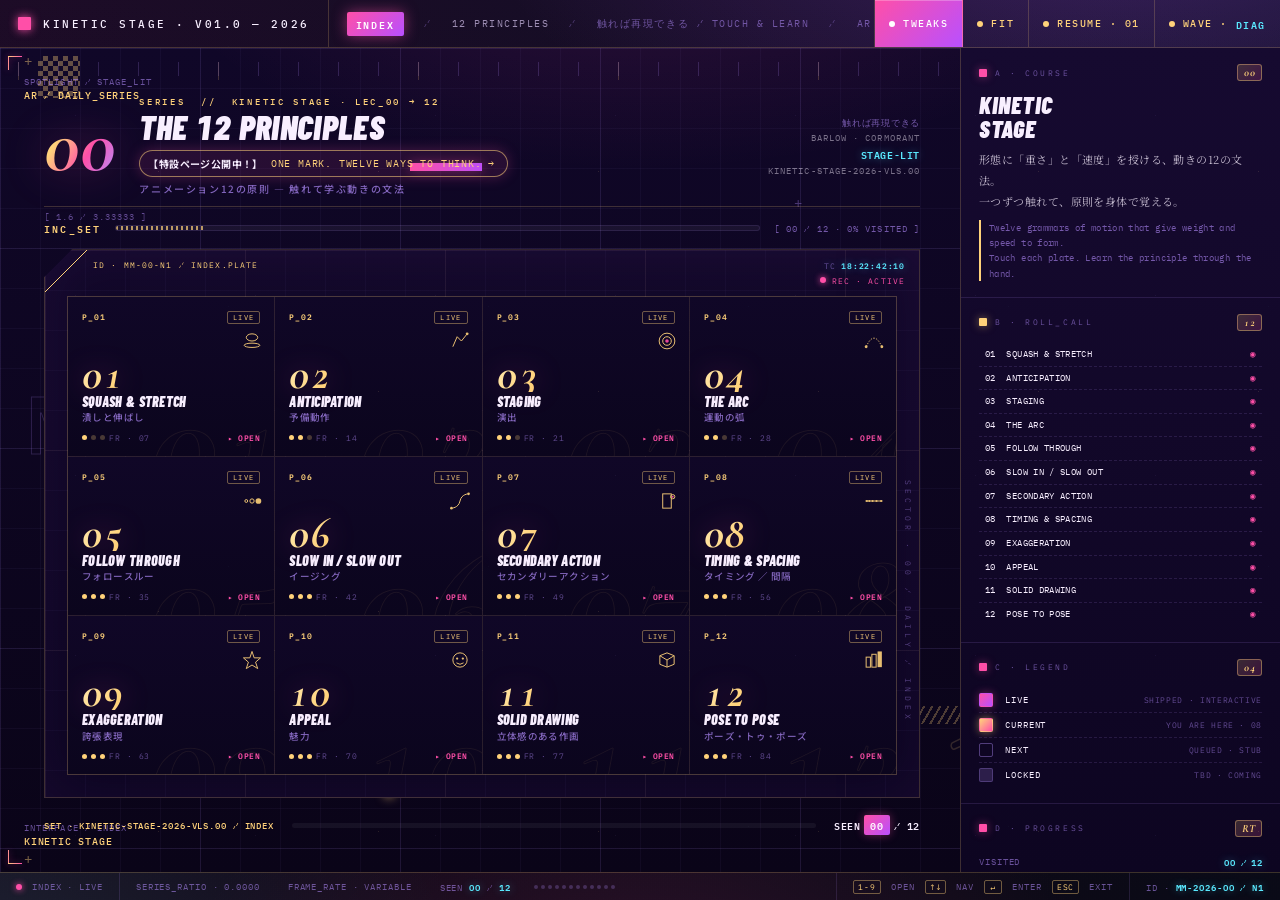
<file: index.html>
<!DOCTYPE html>
<html lang="ja">
<head>
<meta charset="UTF-8">
<meta name="viewport" content="width=device-width, initial-scale=1.0">
<title>KINETIC STAGE · 12 PRINCIPLES — INDEX</title>
<link rel="preconnect" href="https://fonts.googleapis.com">
<link rel="preconnect" href="https://fonts.gstatic.com" crossorigin>
<link href="https://fonts.googleapis.com/css2?family=Barlow+Condensed:ital,wght@0,500;0,700;0,900;1,700;1,900&family=IBM+Plex+Mono:wght@400;500;600&family=Noto+Sans+JP:wght@400;500;700&family=Noto+Serif+JP:wght@400;600;800&family=Cormorant+Garamond:ital,wght@0,500;0,700;1,500;1,700&display=swap" rel="stylesheet">
<style>
*,*::before,*::after{box-sizing:border-box;margin:0;padding:0}

:root{
  /* ── stage surfaces (midnight plum) ── */
  --bg-1:#0c061d;
  --bg-0:#07030f;
  --panel:#100728;
  --cell:#0d0620;
  --plate:#0e0623;

  /* ── ink / text ── */
  --white:#F8EFFF;
  --ink:#120726;            /* dark ink — for text/marks ON bright accent fills */
  --grey:#9d8db3;
  --mute:rgba(248,239,255,0.46);
  --mute-2:rgba(181,142,255,0.26);
  --mute-3:rgba(255,255,255,0.05);

  /* ── three-spotlight accents ── */
  --rouge:#FF4FA8;
  --rouge-deep:#C9248A;
  --magenta:#B850FF;
  --ice:#5AE9FF;
  --gold:#FFD27A;
  --lavender:#B58EFF;

  /* tweakable spotlight accent (solid marks) */
  --acc:#FF4FA8;
  --acc-ink:#120726;

  /* ── structural lines ── */
  --line:rgba(255,210,122,0.20);
  --line-soft:rgba(181,142,255,0.14);
  --grid:rgba(181,142,255,0.045);
  --grid-major:rgba(181,142,255,0.085);

  /* ── gradients & glow ── */
  --grad-btn:linear-gradient(135deg,#FF4FA8,#B850FF);
  --grad-spot:linear-gradient(120deg,#FFE9B0,#FFD27A 26%,#FF4FA8 62%,#B58EFF 100%);
  --grad-page:radial-gradient(ellipse 85% 60% at 88% -12%, rgba(184,80,255,0.28), transparent 60%),
              radial-gradient(ellipse 70% 60% at -8% 110%, rgba(90,233,255,0.14), transparent 65%),
              radial-gradient(ellipse 60% 50% at 50% 110%, rgba(255,79,168,0.12), transparent 60%),
              linear-gradient(180deg,#0c061d 0%,#07030f 100%);
  --glow-rouge:0 0 14px rgba(255,79,168,0.5);
  --glow-ice:0 0 8px rgba(90,233,255,0.45);

  /* ── type ── */
  --mono:'IBM Plex Mono',ui-monospace,monospace;
  --display:'Barlow Condensed','IBM Plex Mono',system-ui,sans-serif;
  --orn:'Cormorant Garamond',Georgia,serif;
  --jp:'Noto Sans JP',system-ui,sans-serif;
  --jp-serif:'Noto Serif JP',serif;

  --r-xs:2px; --r-sm:3px; --r-md:5px;

  --ez:cubic-bezier(0.2,0,0,1);
}

html,body{
  height:100%;width:100%;overflow:hidden;
  background:var(--grad-page);
  background-attachment:fixed;
  color:var(--white);
  font-family:var(--mono);
  font-feature-settings:"tnum","ss01";
  -webkit-font-smoothing:antialiased;
}

/* starfield sparkle */
body::after{
  content:'';position:fixed;inset:0;pointer-events:none;z-index:9998;opacity:0.85;mix-blend-mode:screen;
  background-image:
    radial-gradient(1px 1px at 20% 30%, rgba(255,255,255,0.22), transparent 50%),
    radial-gradient(1px 1px at 72% 78%, rgba(255,210,122,0.22), transparent 50%),
    radial-gradient(1px 1px at 42% 64%, rgba(181,142,255,0.22), transparent 50%),
    radial-gradient(1px 1px at 88% 18%, rgba(90,233,255,0.22), transparent 50%),
    radial-gradient(1px 1px at 10% 80%, rgba(255,79,168,0.18), transparent 50%);
  background-size:300px 300px,220px 220px,180px 180px,260px 260px,340px 340px;
}

#app{
  display:grid;
  grid-template-rows:48px 1fr 28px;
  height:100vh;width:100vw;
  position:relative;z-index:1;
}

/* ── TOP BAR ── */
#topbar{
  display:grid;
  grid-template-columns:auto 1fr auto;
  align-items:stretch;
  border-bottom:1px solid var(--line);
  background:linear-gradient(90deg,rgba(255,79,168,0.07),rgba(90,233,255,0.04));
}
#topbar .brand{
  display:flex;align-items:center;gap:12px;
  padding:0 18px;border-right:1px solid var(--line);
}
#topbar .brand .mk{width:13px;height:13px;background:var(--acc);display:block;box-shadow:0 0 10px var(--acc);border-radius:1px}
#topbar .brand .name{
  font-family:var(--mono);font-size:10.5px;font-weight:500;
  letter-spacing:0.24em;text-transform:uppercase;color:var(--white);
}
#topbar .crumbs{
  display:flex;align-items:center;gap:20px;padding:0 18px;
  font-size:9.5px;letter-spacing:0.16em;text-transform:uppercase;
  color:var(--grey);overflow:hidden;white-space:nowrap;
}
#topbar .crumbs .sep{color:rgba(181,142,255,0.4)}
#topbar .crumbs .coord{color:rgba(181,142,255,0.55)}
#topbar .crumbs .here{
  background:var(--grad-btn);color:#fff;padding:3px 9px;letter-spacing:0.2em;
  border-radius:var(--r-xs);box-shadow:var(--glow-rouge);font-weight:600;
}
#topbar .tools{display:flex;align-items:stretch;border-left:1px solid var(--line)}
#topbar .tools button,
#topbar .tools a{
  appearance:none;background:transparent;border:none;
  border-right:1px solid var(--line);
  padding:0 14px;
  font-family:var(--mono);font-size:9.5px;font-weight:500;
  letter-spacing:0.16em;text-transform:uppercase;
  color:var(--gold);cursor:pointer;
  display:inline-flex;align-items:center;gap:8px;
  text-decoration:none;transition:background 0.15s,color 0.15s,box-shadow 0.15s;
}
#topbar .tools button:last-child,
#topbar .tools a:last-child{border-right:none}
#topbar .tools button:hover,
#topbar .tools a:hover{background:rgba(255,79,168,0.14);color:var(--white);box-shadow:inset 0 0 18px rgba(255,79,168,0.2)}
#topbar .tools .dot{width:6px;height:6px;background:var(--gold);display:inline-block;border-radius:50%}
#topbar .tools button:hover .dot,
#topbar .tools a:hover .dot{background:var(--rouge);box-shadow:0 0 6px var(--rouge)}
#topbar .tools .tool-acc{background:var(--grad-btn);color:#fff;box-shadow:inset 0 1px 0 rgba(255,255,255,0.25)}
#topbar .tools .tool-acc .dot{background:#fff}
#topbar .tools .tool-acc:hover{color:#fff;box-shadow:0 0 18px rgba(255,79,168,0.55),inset 0 1px 0 rgba(255,255,255,0.3)}

/* ── STAGE ── */
#stage{
  position:relative;overflow:hidden;
  background:
    radial-gradient(ellipse 65% 48% at 50% -14%, rgba(255,79,168,0.13), transparent 60%),
    linear-gradient(var(--grid-major) 1px,transparent 1px) 0 0/200px 200px,
    linear-gradient(90deg,var(--grid-major) 1px,transparent 1px) 0 0/200px 200px,
    linear-gradient(var(--grid) 1px,transparent 1px) 0 0/40px 40px,
    linear-gradient(90deg,var(--grid) 1px,transparent 1px) 0 0/40px 40px,
    linear-gradient(180deg,#100728,#0a0418);
  border-bottom:none;
}

/* ghost numerals — stroked gold outline */
.gh-12{
  position:absolute;
  font-family:var(--orn);font-style:italic;
  font-size:clamp(380px,52vh,720px);
  font-weight:700;
  letter-spacing:-0.05em;
  line-height:0.78;
  color:transparent;
  -webkit-text-stroke:1.5px rgba(255,210,122,0.16);
  bottom:-6%;right:-2%;
  pointer-events:none;user-select:none;
  z-index:0;
}
.gh-N1{
  position:absolute;
  top:38%;left:2%;
  font-family:var(--mono);font-weight:600;
  font-size:9vh;letter-spacing:0.02em;
  color:transparent;-webkit-text-stroke:1px rgba(181,142,255,0.2);
  pointer-events:none;user-select:none;z-index:0;
}

/* ticks */
.ticks-top{
  position:absolute;top:14px;left:18px;right:18px;height:14px;
  background-image:linear-gradient(90deg,rgba(181,142,255,0.28) 1px,transparent 1px);
  background-size:40px 100%;
  opacity:0.7;pointer-events:none;
}
.ticks-top-major{
  position:absolute;top:14px;left:18px;right:18px;height:18px;
  background-image:linear-gradient(90deg,rgba(255,210,122,0.4) 1px,transparent 1px);
  background-size:200px 100%;
  opacity:0.5;pointer-events:none;
}
.ticks-right{
  position:absolute;right:6px;top:120px;bottom:120px;width:12px;
  background-image:linear-gradient(0deg,rgba(181,142,255,0.28) 1px,transparent 1px);
  background-size:100% 40px;opacity:0.7;pointer-events:none;
}

/* register marks */
.regmarks{position:absolute;inset:0;pointer-events:none;z-index:1}
.regmarks .plus{
  position:absolute;
  font-family:var(--mono);font-size:14px;line-height:1;
  color:rgba(255,210,122,0.45);
}
.regmarks .plus.tl{top:6px;left:24px}
.regmarks .plus.tr{top:6px;right:24px}
.regmarks .plus.bl{bottom:6px;left:24px}
.regmarks .plus.br{bottom:6px;right:24px}
.regmarks .plus.f1{top:18%;left:62%;color:rgba(181,142,255,0.35)}
.regmarks .plus.f2{top:46%;left:18%;color:rgba(181,142,255,0.35)}
.regmarks .plus.f3{bottom:22%;left:46%;color:rgba(181,142,255,0.35)}

/* corner cross hairs — gold→rouge gradient with glow */
.corner{position:absolute;width:14px;height:14px;pointer-events:none;z-index:1}
.corner::before,.corner::after{content:"";position:absolute;background:linear-gradient(90deg,var(--gold),var(--rouge));box-shadow:0 0 6px rgba(255,79,168,0.5)}
.corner::before{width:1px;height:14px;top:0;left:0}
.corner::after{width:14px;height:1px;top:0;left:0}
.corner.ctl{top:8px;left:8px}
.corner.ctr{top:8px;right:8px;transform:scaleX(-1)}
.corner.cbl{bottom:8px;left:8px;transform:scaleY(-1)}
.corner.cbr{bottom:8px;right:8px;transform:scale(-1)}

/* axis labels */
.axis{position:absolute;pointer-events:none;z-index:2;
  font-family:var(--mono);font-size:9px;letter-spacing:0.12em;
  color:rgba(181,142,255,0.55);text-transform:uppercase;
}
.axis b{
  display:block;color:var(--gold);font-weight:500;
  font-size:10px;letter-spacing:0.08em;margin-top:2px;
}
.axis.tl{top:28px;left:24px}
.axis.tr{top:28px;right:24px;text-align:right}
.axis.bl{bottom:24px;left:24px}
.axis.br{bottom:24px;right:24px;text-align:right}

.acc-rail{position:absolute;top:0;bottom:0;right:0;width:4px;background:var(--grad-btn);box-shadow:0 0 16px rgba(255,79,168,0.55);z-index:1}

.hatch-slab{
  position:absolute;
  right:14%;bottom:18%;
  width:200px;height:18px;
  background:repeating-linear-gradient(-60deg,rgba(255,210,122,0.55) 0 2px,transparent 2px 7px);
  opacity:0.5;pointer-events:none;z-index:1;
}
.blk-bar{position:absolute;pointer-events:none;z-index:1}
.blk-bar.b1{top:14%;left:32%;width:72px;height:8px;background:linear-gradient(90deg,var(--rouge),var(--magenta));box-shadow:0 0 12px rgba(255,79,168,0.4)}
.blk-bar.b2{bottom:9%;left:30%;width:10px;height:10px;background:var(--gold);box-shadow:0 0 10px rgba(255,210,122,0.5)}

.checker{
  position:absolute;
  width:42px;height:42px;
  background:
    conic-gradient(rgba(255,210,122,0.7) 0 25%,transparent 0 50%,rgba(255,210,122,0.7) 0 75%,transparent 0)
    0 0/10px 10px;
  opacity:0.5;pointer-events:none;z-index:1;
}
.checker.cks1{top:1%;left:3%}
.checker.cks2{bottom:3%;right:22%;width:32px;height:32px;background-size:8px 8px;background-image:conic-gradient(rgba(90,233,255,0.6) 0 25%,transparent 0 50%,rgba(90,233,255,0.6) 0 75%,transparent 0)}

/* content grid */
.content{
  position:absolute;inset:0;
  display:grid;
  grid-template-columns:1fr 320px;
  z-index:5;
}

/* MAIN COLUMN */
.main{
  position:relative;
  padding:48px 40px 38px 44px;
  display:grid;
  grid-template-rows:auto auto 1fr auto;
  min-height:0;
  gap:12px;
}

/* TITLE */
.title-blk{
  display:grid;
  grid-template-columns:auto 1fr auto;
  align-items:center;gap:24px;
  padding-bottom:10px;
  border-bottom:1px solid var(--line);
  position:relative;
}
.title-blk .idx{
  font-family:var(--orn);font-style:italic;
  font-size:78px;font-weight:700;line-height:0.82;
  letter-spacing:-0.03em;
  background-image:var(--grad-spot);-webkit-background-clip:text;background-clip:text;
  -webkit-text-fill-color:transparent;color:transparent;
  filter:drop-shadow(0 0 22px rgba(255,79,168,0.35));
}
.title-blk .ttl{display:flex;flex-direction:column;gap:4px}
.title-blk .ttl .kicker{
  font-family:var(--mono);font-size:9px;font-weight:500;
  letter-spacing:0.3em;text-transform:uppercase;color:var(--gold);
}
.title-blk .ttl .name{
  font-family:var(--display);
  font-size:34px;font-weight:900;font-style:italic;line-height:0.92;
  letter-spacing:0.01em;text-transform:uppercase;color:var(--white);
}
.title-blk .ttl .name-row{display:flex;align-items:center;flex-wrap:wrap;gap:8px 16px}
.lp-badge{
  display:inline-flex;align-items:center;gap:8px;
  padding:5px 12px 5px 8px;border-radius:999px;
  border:1px solid rgba(255,210,122,0.55);background:rgba(255,79,168,0.10);
  font-family:var(--mono);font-size:10px;letter-spacing:0.08em;
  color:var(--gold);text-decoration:none;white-space:nowrap;
  box-shadow:0 0 14px rgba(255,79,168,0.25);
  transition:background .2s,color .2s,box-shadow .2s;
}
.lp-badge b{font-family:var(--jp);font-weight:700;letter-spacing:0.04em;color:var(--white)}
.lp-badge:hover{background:var(--grad-btn);color:var(--ink);box-shadow:0 0 22px rgba(255,79,168,0.5)}
.lp-badge:hover b{color:var(--ink)}
.title-blk .ttl .jp{
  font-family:var(--jp);font-size:10px;
  letter-spacing:0.16em;color:rgba(181,142,255,0.7);font-weight:500;
}
.title-blk .specs{
  display:flex;flex-direction:column;gap:2px;
  font-family:var(--mono);font-size:9px;
  letter-spacing:0.12em;text-transform:uppercase;color:var(--mute);text-align:right;
}
.title-blk .specs .coord{color:rgba(181,142,255,0.6);font-weight:400;letter-spacing:0.08em;font-size:9px}
.title-blk .specs .pt{color:var(--ice);font-weight:600;letter-spacing:0.06em;font-size:10px;text-shadow:var(--glow-ice)}
.title-blk .ratio{
  position:absolute;left:0;bottom:-1px;transform:translateY(100%);
  padding-top:4px;
  font-family:var(--mono);font-size:9px;
  letter-spacing:0.12em;color:rgba(181,142,255,0.5);
}

/* INC_SET bar */
.inc-set{
  display:grid;
  grid-template-columns:auto 1fr auto;
  align-items:center;gap:14px;
}
.inc-set .lbl{
  font-family:var(--mono);font-weight:600;
  font-size:10px;letter-spacing:0.22em;text-transform:uppercase;color:var(--gold);
}
.inc-set .bar{
  position:relative;height:6px;background:var(--mute-3);overflow:hidden;border-radius:3px;
  border:1px solid rgba(181,142,255,0.12);
}
.inc-set .bar::before{
  content:"";position:absolute;top:0;left:0;height:100%;
  width:var(--fill,0%);background:var(--grad-btn);box-shadow:0 0 12px rgba(255,79,168,0.5);
  transition:width 900ms var(--ez);
}
.inc-set .bar::after{
  content:"";position:absolute;top:0;left:var(--fill,0%);height:100%;width:14%;
  background:repeating-linear-gradient(90deg,rgba(255,210,122,0.7) 0 2px,transparent 2px 5px);
  transition:left 900ms var(--ez);
}
.inc-set .frac{
  font-family:var(--mono);font-size:9px;letter-spacing:0.12em;color:rgba(181,142,255,0.6);
}

/* PLATE — holds 12-card grid */
.plate{
  position:relative;
  background:linear-gradient(180deg,#120829,#0c0520);
  border:1px solid var(--line);
  min-height:0;
  clip-path:polygon(28px 0,100% 0,100% 100%,0 100%,0 28px);
  overflow:hidden;
  box-shadow:inset 0 0 60px rgba(184,80,255,0.07);
}
.plate::before{
  content:"";position:absolute;inset:0;pointer-events:none;
  background:
    linear-gradient(rgba(181,142,255,0.035) 1px,transparent 1px) 0 0/40px 40px,
    linear-gradient(90deg,rgba(181,142,255,0.035) 1px,transparent 1px) 0 0/40px 40px,
    linear-gradient(rgba(255,210,122,0.05) 1px,transparent 1px) 0 0/200px 200px,
    linear-gradient(90deg,rgba(255,210,122,0.05) 1px,transparent 1px) 0 0/200px 200px;
}
.plate::after{
  content:"";position:absolute;top:0;left:0;width:42px;height:42px;
  background:linear-gradient(135deg,transparent 49.4%,var(--gold) 49.4%,var(--gold) 50.6%,transparent 50.6%);
  pointer-events:none;
}

.plate-lbl{
  position:absolute;
  font-family:var(--mono);font-size:8px;
  letter-spacing:0.14em;text-transform:uppercase;
  color:rgba(181,142,255,0.55);z-index:6;pointer-events:none;
}
.plate-lbl.pl-tc{top:10px;right:14px;color:var(--ice);font-weight:600;letter-spacing:0.1em;text-shadow:var(--glow-ice)}
.plate-lbl.pl-tc::before{content:"TC ";color:rgba(181,142,255,0.5);font-weight:400}
.plate-lbl.pl-rec{top:26px;right:14px;color:var(--rouge)}
.plate-lbl.pl-rec::before{
  content:"";display:inline-block;width:6px;height:6px;border-radius:50%;
  background:var(--rouge);margin-right:6px;vertical-align:1px;box-shadow:0 0 6px var(--rouge);
  animation:blk 1.2s infinite;
}
.plate-lbl.pl-id{top:10px;left:48px;color:var(--gold)}
.plate-lbl.pl-sect{
  right:6px;top:42%;writing-mode:vertical-rl;
  letter-spacing:0.5em;font-size:8px;color:rgba(181,142,255,0.4);
}

/* INDEX GRID */
.index-grid{
  position:absolute;
  inset:46px 22px 22px 22px;
  display:grid;
  grid-template-columns:repeat(4,1fr);
  grid-template-rows:repeat(3,1fr);
  gap:1px;
  background:rgba(255,210,122,0.12);
  border:1px solid rgba(255,210,122,0.14);
  z-index:5;
}

.card{
  position:relative;
  background:linear-gradient(180deg,#100727,#0b051d);
  text-decoration:none;color:inherit;
  display:grid;
  grid-template-rows:auto 1fr auto;
  padding:14px 14px 12px 14px;
  cursor:pointer;
  overflow:hidden;
  transition:background 180ms var(--ez),box-shadow 180ms var(--ez);
}
.card.disabled{cursor:not-allowed}
.card .ghost{
  position:absolute;
  right:-12px;bottom:-46px;
  font-family:var(--orn);font-style:italic;font-weight:700;
  font-size:150px;letter-spacing:-0.04em;line-height:0.8;
  color:transparent;-webkit-text-stroke:1px rgba(255,210,122,0.07);
  pointer-events:none;user-select:none;
  transition:all 200ms var(--ez);
}
.card .row-top{
  display:flex;align-items:flex-start;justify-content:space-between;
  font-family:var(--mono);font-size:8px;
  letter-spacing:0.16em;text-transform:uppercase;color:rgba(181,142,255,0.55);
}
.card .row-top .id{color:var(--gold);font-weight:600;letter-spacing:0.12em}
.card .row-top .stamp{
  border:1px solid rgba(255,210,122,0.4);padding:1px 5px;color:var(--gold);font-size:7px;border-radius:var(--r-xs);
}
.card .row-top .stamp.locked{
  border-color:rgba(181,142,255,0.3);color:rgba(181,142,255,0.5);
}
.card .body{
  position:relative;z-index:2;
  display:flex;flex-direction:column;justify-content:flex-end;
  gap:3px;padding-top:10px;
}
.card .num{
  font-family:var(--orn);font-style:italic;font-weight:700;
  font-size:44px;line-height:0.8;letter-spacing:-0.02em;
  background-image:var(--grad-spot);-webkit-background-clip:text;background-clip:text;
  -webkit-text-fill-color:transparent;color:transparent;
  filter:drop-shadow(0 0 14px rgba(255,79,168,0.3));
}
.card .en{
  font-family:var(--display);font-size:14px;font-weight:900;font-style:italic;
  letter-spacing:0.02em;text-transform:uppercase;color:var(--white);line-height:1.02;
}
.card .jp{
  font-family:var(--jp);font-size:9.5px;font-weight:500;
  letter-spacing:0.04em;color:rgba(181,142,255,0.7);line-height:1.2;
}
.card .row-bot{
  position:relative;z-index:2;
  display:flex;align-items:center;justify-content:space-between;
  margin-top:8px;
  font-family:var(--mono);font-size:7.5px;
  letter-spacing:0.12em;text-transform:uppercase;color:rgba(181,142,255,0.5);
}
.card .row-bot .arrow{color:var(--rouge);font-weight:600;letter-spacing:0.06em}
.card .row-bot .frame{
  display:inline-flex;align-items:center;gap:4px;
}
.card .row-bot .frame .dot{
  width:5px;height:5px;background:var(--gold);border-radius:50%;
}

/* hover state — the card lights up (rouge→magenta gradient + glow) */
.card:not(.disabled):hover{background:var(--grad-btn);box-shadow:0 0 22px rgba(255,79,168,0.45),inset 0 1px 0 rgba(255,255,255,0.25);color:var(--ink)}
.card:not(.disabled):hover .num{
  background:none;-webkit-text-fill-color:var(--ink);color:var(--ink);filter:none;
}
.card:not(.disabled):hover .en{color:var(--ink)}
.card:not(.disabled):hover .jp,
.card:not(.disabled):hover .row-top,
.card:not(.disabled):hover .row-bot{color:rgba(18,7,38,0.7)}
.card:not(.disabled):hover .row-top .id,
.card:not(.disabled):hover .row-bot .arrow{color:var(--ink)}
.card:not(.disabled):hover .row-top .stamp{border-color:rgba(18,7,38,0.55);color:var(--ink)}
.card:not(.disabled):hover .ghost{color:transparent;-webkit-text-stroke:1px rgba(18,7,38,0.16)}
.card:not(.disabled):hover .row-bot .frame .dot{background:var(--ink)}

/* disabled */
.card.disabled .num{
  background:none;-webkit-text-fill-color:rgba(181,142,255,0.45);color:rgba(181,142,255,0.45);filter:none;
}
.card.disabled .en{color:rgba(181,142,255,0.45)}
.card.disabled .jp{color:rgba(181,142,255,0.3)}
.card.disabled .ghost{-webkit-text-stroke:1px rgba(181,142,255,0.05)}

/* highlighted (currently set) */
.card.highlight{
  background:var(--grad-btn);box-shadow:0 0 22px rgba(255,79,168,0.4),inset 0 1px 0 rgba(255,255,255,0.25);
}
.card.highlight .num{background:none;-webkit-text-fill-color:var(--ink);color:var(--ink);filter:none}
.card.highlight .en,
.card.highlight .row-top .id,
.card.highlight .row-bot .arrow{color:var(--ink)}
.card.highlight .jp,.card.highlight .row-top,.card.highlight .row-bot{color:rgba(18,7,38,0.7)}
.card.highlight .ghost{-webkit-text-stroke:1px rgba(18,7,38,0.16)}
.card.highlight:hover{background:linear-gradient(180deg,#160a30,#0c0520);box-shadow:0 0 24px rgba(184,80,255,0.3)}
.card.highlight:hover .num{-webkit-text-fill-color:transparent;background-image:var(--grad-spot);-webkit-background-clip:text;background-clip:text;filter:drop-shadow(0 0 14px rgba(255,79,168,0.3))}
.card.highlight:hover .en{color:var(--white)}
.card.highlight:hover .jp,.card.highlight:hover .row-top,.card.highlight:hover .row-bot{color:rgba(181,142,255,0.7)}
.card.highlight:hover .row-top .id{color:var(--gold)}
.card.highlight:hover .row-bot .arrow{color:var(--rouge)}

/* card SVG mark */
.card .mark{
  position:absolute;top:34px;right:12px;width:20px;height:20px;
  display:flex;align-items:center;justify-content:center;
  z-index:3;opacity:0.9;
}
.card .mark svg{width:100%;height:100%;display:block}
.card .mark svg .stroke{stroke:var(--gold);stroke-width:1.4;fill:none}
.card .mark svg .fill{fill:var(--gold)}
.card .mark svg .acc{fill:var(--rouge)}
.card:not(.disabled):hover .mark svg .stroke{stroke:var(--ink)}
.card:not(.disabled):hover .mark svg .fill{fill:var(--ink)}
.card:not(.disabled):hover .mark svg .acc{fill:var(--ink)}
.card.disabled .mark svg .stroke{stroke:rgba(181,142,255,0.35)}
.card.disabled .mark svg .fill{fill:rgba(181,142,255,0.35)}
.card.highlight .mark svg .stroke{stroke:var(--ink)}
.card.highlight .mark svg .fill{fill:var(--ink)}
.card.highlight .mark svg .acc{fill:var(--ink)}

/* ── RGB WAVE (ESC-button light toy) ── */
@keyframes waveGlow{
  0%  {box-shadow:inset 0 0 0 rgba(184,80,255,0), 0 0 0 rgba(184,80,255,0);}
  28% {box-shadow:inset 0 0 26px rgba(184,80,255,0.6), 0 0 28px rgba(184,80,255,0.85);}
  100%{box-shadow:inset 0 0 0 rgba(184,80,255,0), 0 0 0 rgba(184,80,255,0);}
}
.card.wave-lit:not(:hover):not(.disabled){animation:waveGlow 760ms ease-out;}
.card.wave-lit:not(:hover):not(.disabled)::after{
  content:"";position:absolute;inset:0;z-index:2;pointer-events:none;
  background:radial-gradient(circle at 50% 38%,rgba(184,80,255,0.28),rgba(255,79,168,0.10) 55%,transparent 72%);
  animation:waveWash 760ms ease-out;
}
@keyframes waveWash{0%{opacity:0}28%{opacity:1}100%{opacity:0}}
#btn-esc .pat{color:var(--ice);font-weight:600}
#btn-esc:hover{border-color:rgba(184,80,255,0.55)!important;color:var(--white)}

/* visited marker in roll-call */
.roll .ro.visited .b{color:var(--ice);text-shadow:0 0 6px rgba(90,233,255,0.7)}
.roll .ro.visited:hover .b{color:var(--ink);text-shadow:none}

/* BOTTOM STRIP */
.bottom-strip{
  display:grid;
  grid-template-columns:auto 1fr auto;
  align-items:center;gap:18px;
  padding-top:6px;
  font-family:var(--mono);font-size:9px;
  letter-spacing:0.12em;text-transform:uppercase;color:rgba(181,142,255,0.55);
}
.bottom-strip .id{color:var(--gold);font-weight:500;letter-spacing:0.1em}
.bottom-strip .bar2{height:5px;position:relative;background:var(--mute-3);border-radius:3px;overflow:hidden}
.bottom-strip .bar2::before{
  content:"";position:absolute;top:0;left:0;height:100%;
  width:var(--fill,0%);background:var(--grad-btn);box-shadow:0 0 10px rgba(255,79,168,0.4);
  transition:width 900ms var(--ez);
}
.bottom-strip .frame{color:var(--white);font-weight:600;letter-spacing:0.06em;font-size:10px}
.bottom-strip .frame .acc{color:#fff;background:var(--grad-btn);padding:1px 6px;margin:0 4px;border-radius:var(--r-xs);box-shadow:0 0 10px rgba(255,79,168,0.4)}

/* SIDE */
.side{
  border-left:1px solid var(--line);
  background:linear-gradient(180deg,#160a30,#0d0521);
  overflow-y:auto;overflow-x:hidden;
  scrollbar-width:thin;scrollbar-color:var(--rouge) transparent;
}
.side::-webkit-scrollbar{width:2px}
.side::-webkit-scrollbar-thumb{background:var(--rouge)}

.psec{padding:16px 18px;border-bottom:1px solid var(--line-soft)}
.psec:last-child{border-bottom:none}

.sec-lbl{
  display:flex;align-items:center;gap:8px;
  font-family:var(--mono);font-size:8px;
  letter-spacing:0.32em;text-transform:uppercase;color:rgba(181,142,255,0.55);
  margin-bottom:12px;
}
.sec-lbl .sq{width:8px;height:8px;background:var(--rouge);display:inline-block;box-shadow:0 0 8px rgba(255,79,168,0.5);border-radius:1px}
.sec-lbl .sq.acc{background:var(--gold);box-shadow:0 0 8px rgba(255,210,122,0.5)}
.sec-lbl .num{
  font-family:var(--orn);font-style:italic;font-weight:700;
  color:var(--gold);letter-spacing:0.04em;
  border:1px solid rgba(255,210,122,0.4);padding:1px 6px;font-size:11px;
  margin-left:auto;background:linear-gradient(135deg,rgba(255,210,122,0.18),rgba(255,79,168,0.18));border-radius:var(--r-sm);
}

.sec-ttl{
  font-family:var(--display);font-size:24px;font-weight:900;font-style:italic;
  letter-spacing:0.03em;text-transform:uppercase;
  line-height:1.0;color:var(--white);margin-bottom:8px;
}
.body-jp{
  font-family:var(--jp-serif);font-size:11px;line-height:1.9;
  color:rgba(248,239,255,0.78);margin-bottom:8px;font-weight:400;letter-spacing:0.04em;
}
.body-en{
  font-family:var(--mono);font-size:9px;line-height:1.7;
  letter-spacing:0.04em;color:rgba(181,142,255,0.6);
  border-left:2px solid var(--gold);padding-left:8px;
}

.row{
  display:flex;justify-content:space-between;align-items:center;
  padding:5px 0;border-bottom:1px dashed var(--line-soft);
  font-family:var(--mono);font-size:9px;letter-spacing:0.04em;
}
.row:last-child{border-bottom:none}
.row .k{color:rgba(181,142,255,0.55);text-transform:uppercase;letter-spacing:0.1em}
.row .v{color:var(--gold);font-weight:600;font-feature-settings:"tnum"}
.row .v.acc{color:var(--ice);text-shadow:var(--glow-ice)}

.legend-row{
  display:grid;
  grid-template-columns:18px 1fr auto;
  align-items:center;gap:8px;
  padding:5px 0;border-bottom:1px dashed var(--line-soft);
}
.legend-row:last-child{border-bottom:none}
.legend-row .sw{width:14px;height:14px;border:1px solid rgba(255,210,122,0.3);border-radius:var(--r-xs)}
.legend-row .sw.live{background:var(--grad-btn);border-color:transparent;box-shadow:0 0 8px rgba(255,79,168,0.4)}
.legend-row .sw.locked{background:rgba(181,142,255,0.18);border-color:rgba(181,142,255,0.25)}
.legend-row .sw.next{background:transparent;border-color:rgba(181,142,255,0.4)}
.legend-row .sw.cur{background:linear-gradient(135deg,var(--gold),var(--rouge));border-color:transparent;box-shadow:0 0 8px rgba(255,210,122,0.5)}
.legend-row .k{
  font-family:var(--mono);font-size:9px;
  letter-spacing:0.1em;text-transform:uppercase;color:var(--white);
}
.legend-row .n{
  font-family:var(--mono);font-size:8px;letter-spacing:0.08em;color:rgba(181,142,255,0.5);
}

/* roll list (B section) */
.roll{
  font-family:var(--mono);font-size:9px;line-height:1.85;
  color:rgba(248,239,255,0.7);letter-spacing:0.04em;
}
.roll .ro{display:flex;justify-content:space-between;border-bottom:1px dashed var(--line-soft);padding:3px 6px;cursor:pointer;transition:background 100ms,padding-left 130ms,color 100ms,box-shadow 100ms}
.roll .ro:last-child{border-bottom:none}
.roll .ro:hover{background:var(--grad-btn);padding-left:10px;border-bottom-color:transparent;box-shadow:0 0 14px rgba(255,79,168,0.35)}
.roll .ro:hover .a{color:var(--ink);font-weight:700}
.roll .ro:hover .b{color:var(--ink)}
.roll .ro .a{color:var(--white)}
.roll .ro .b{color:var(--rouge);letter-spacing:0.06em}

/* mini graph */
#mini-graph{width:100%;height:74px;display:block;
  background:linear-gradient(180deg,#0e0623,#0a0418);border:1px solid var(--line-soft);border-radius:var(--r-sm);}

/* FOOTER */
#bottombar{
  border-top:1px solid var(--line);background:linear-gradient(90deg,rgba(255,79,168,0.05),rgba(90,233,255,0.03));
  display:grid;grid-template-columns:auto 1fr auto auto;
  align-items:center;
  font-family:var(--mono);font-size:9px;
  letter-spacing:0.1em;text-transform:uppercase;color:rgba(181,142,255,0.55);
}
#bottombar > *{
  padding:0 16px;height:100%;display:flex;align-items:center;gap:10px;
  border-right:1px solid var(--line-soft);
}
#bottombar > *:last-child{border-right:none}
.kbd{
  display:inline-flex;align-items:center;justify-content:center;
  min-width:18px;height:14px;border:1px solid rgba(255,210,122,0.4);border-radius:var(--r-xs);
  font-size:8px;color:var(--gold);padding:0 4px;
}
#bottombar .blink{
  width:6px;height:6px;background:var(--rouge);display:inline-block;border-radius:50%;box-shadow:0 0 6px var(--rouge);
  animation:blk 1.2s infinite;
}
#bottombar .v{color:var(--ice);font-weight:600;text-shadow:var(--glow-ice)}
.lecture-dots{display:flex;gap:3px}
.lecture-dots .ld{width:4px;height:4px;background:rgba(181,142,255,0.25);border-radius:50%}
.lecture-dots .ld.on{background:var(--rouge);box-shadow:0 0 5px rgba(255,79,168,0.5)}
.lecture-dots .ld.cur{background:var(--ice);box-shadow:0 0 6px var(--ice)}

/* roll-call → card focus */
.card.roll-focus{z-index:3;overflow:hidden}
.card.roll-focus:not(.highlight):not(.disabled){background:var(--grad-btn);box-shadow:0 0 22px rgba(255,79,168,0.45);color:var(--ink)}
.card.roll-focus:not(.highlight):not(.disabled) .num{background:none;-webkit-text-fill-color:var(--ink);color:var(--ink);filter:none}
.card.roll-focus:not(.highlight):not(.disabled) .en{color:var(--ink)}
.card.roll-focus:not(.highlight):not(.disabled) .jp,
.card.roll-focus:not(.highlight):not(.disabled) .row-top,
.card.roll-focus:not(.highlight):not(.disabled) .row-bot{color:rgba(18,7,38,0.7)}
.card.roll-focus:not(.highlight):not(.disabled) .row-top .id,
.card.roll-focus:not(.highlight):not(.disabled) .row-bot .arrow{color:var(--ink)}
.card.roll-focus:not(.highlight):not(.disabled) .row-top .stamp{border-color:rgba(18,7,38,0.55);color:var(--ink)}
.card.roll-focus:not(.highlight):not(.disabled) .ghost{-webkit-text-stroke:1px rgba(18,7,38,0.16)}
.card.roll-focus:not(.highlight):not(.disabled) .row-bot .frame .dot{background:var(--ink)}
.card.roll-focus:not(.highlight):not(.disabled) .mark svg .stroke{stroke:var(--ink)}
.card.roll-focus:not(.highlight):not(.disabled) .mark svg .fill{fill:var(--ink)}
.card.roll-focus:not(.highlight):not(.disabled) .mark svg .acc{fill:var(--ink)}
.card.roll-focus::before{
  content:"";position:absolute;left:0;right:0;height:1.5px;
  background:linear-gradient(90deg,transparent,var(--ice) 30%,var(--ice) 70%,transparent);
  animation:cardScan 0.42s ease-in forwards;
  pointer-events:none;z-index:10;box-shadow:0 0 8px var(--ice);
}
@keyframes cardScan{0%{top:0;opacity:1}100%{top:100%;opacity:0}}
#lecture-dots .ld.roll-ping{
  transform:scale(1.8) !important;
  background:var(--ice) !important;
  box-shadow:0 0 8px var(--ice);
  transition:transform 180ms,background 140ms;
}
@keyframes blk{50%{opacity:0.2}}

/* responsive guards */
@media (max-height:780px){
  .title-blk .idx{font-size:62px}
  .title-blk .ttl .name{font-size:28px}
  .title-blk .ttl .kicker{font-size:8px}
  .main{padding:36px 32px 30px 36px;gap:10px}
  .gh-12{font-size:clamp(280px,46vh,560px);bottom:-8%}
  .axis{display:none}
  .corner.ctl,.corner.ctr,.corner.cbl,.corner.cbr{display:none}
  .regmarks .plus.tl,.regmarks .plus.tr,.regmarks .plus.bl,.regmarks .plus.br{display:none}
  .card .num{font-size:38px}
  .card .ghost{font-size:128px;bottom:-38px}
}
@media (max-height:640px){
  .title-blk .idx{font-size:48px}
  .title-blk .ttl .name{font-size:22px}
  .title-blk{gap:14px}
  .main{padding:22px 24px 18px 28px;gap:8px;grid-template-rows:auto 1fr}
  .inc-set{display:none}
  .bottom-strip{display:none}
  .gh-N1{display:none}
  .checker,.hatch-slab,.blk-bar{display:none}
  .regmarks{display:none}
}
@media (max-width:1100px){
  .index-grid{grid-template-columns:repeat(3,1fr);grid-template-rows:repeat(4,1fr)}
}
@media (max-width:980px){
  .content{grid-template-columns:1fr 280px}
  .main{padding:36px 28px 28px 32px}
  .axis.tl,.axis.tr,.axis.bl,.axis.br{font-size:8px}
}

@media (prefers-reduced-motion:reduce){
  .plate-lbl.pl-rec::before,#bottombar .blink{animation:none}
}
</style>
</head>
<body>

<div id="app">

  <!-- TOP BAR -->
  <header id="topbar">
    <div class="brand">
      <span class="mk"></span>
      <span class="name">KINETIC STAGE · v01.0 — 2026</span>
    </div>
    <div class="crumbs">
      <span class="here">INDEX</span>
      <span class="sep">⁄</span>
      <span>12 PRINCIPLES</span><span class="sep">⁄</span>
      <span class="coord">触れば再現できる ⁄ TOUCH &amp; LEARN</span>
      <span class="sep">⁄</span>
      <span class="coord">AR ⁄ DAILY_SERIES</span>
    </div>
    <div class="tools">
      <button id="btn-tweaks" class="tool-acc"><span class="dot"></span>TWEAKS</button>
      <button id="btn-fit"><span class="dot"></span>FIT</button>
      <button id="btn-resume"><span class="dot"></span>RESUME · 08</button>
      <a id="btn-esc" href="#" title="hover: light wave / click: change pattern"><span class="dot"></span>WAVE · <span class="pat">DIAG</span></a>
    </div>
  </header>

  <!-- STAGE -->
  <main id="stage">

    <div class="gh-12">12</div>
    <div class="gh-N1">N1</div>
    <div class="ticks-top-major"></div>
    <div class="ticks-top"></div>
    <div class="ticks-right"></div>

    <div class="regmarks">
      <span class="plus tl">+</span>
      <span class="plus tr">+</span>
      <span class="plus bl">+</span>
      <span class="plus br">+</span>
      <span class="plus f1">+</span>
      <span class="plus f2">+</span>
      <span class="plus f3">+</span>
    </div>
    <div class="corner ctl"></div>
    <div class="corner ctr"></div>
    <div class="corner cbl"></div>
    <div class="corner cbr"></div>

    <div class="hatch-slab"></div>
    <div class="blk-bar b1"></div>
    <div class="blk-bar b2"></div>
    <div class="checker cks1"></div>
    <div class="checker cks2"></div>

    <div class="axis tl">SPOTLIGHT ⁄ STAGE_LIT<b>AR ⁄ DAILY_SERIES</b></div>
    <div class="axis tr">INC_SET ⁄ N1<b>気づかせる → 体感 → 再現</b></div>
    <div class="axis bl">INTERFACE ⁄ INDEX<b>KINETIC STAGE</b></div>
    <div class="axis br">12 ⁄ NUL<b>N1 · SET 00</b></div>

    <div class="acc-rail"></div>

    <div class="content">

      <!-- MAIN -->
      <div class="main">

        <div class="title-blk">
          <div class="idx">00</div>
          <div class="ttl">
            <div class="kicker">SERIES&nbsp;&nbsp;//&nbsp;&nbsp;KINETIC STAGE · LEC_00 → 12</div>
            <div class="name-row">
              <div class="name">THE 12 PRINCIPLES</div>
              <a class="lp-badge" href="scroll-manifesto.html" title="スクロールで読む特設ページ（KINETIC GEOMETRY）">
                <b>【特設ページ公開中！】</b><span>ONE MARK. TWELVE WAYS TO THINK. →</span>
              </a>
            </div>
            <div class="jp">アニメーション12の原則 ― 触れて学ぶ動きの文法</div>
          </div>
          <div class="specs">
            <span class="coord">触れば再現できる</span>
            <span>BARLOW · CORMORANT</span>
            <span class="pt">STAGE-LIT</span>
            <span>KINETIC-STAGE-2026-VLS.00</span>
          </div>
          <div class="ratio">[ 1.6 ⁄ 3.33333 ]</div>
        </div>

        <div class="inc-set">
          <span class="lbl">INC_SET</span>
          <div class="bar"></div>
          <span class="frac" id="inc-frac">[ 00 ⁄ 12 · 0% VISITED ]</span>
        </div>

        <div class="plate">

          <span class="plate-lbl pl-tc" id="tc">00:00:00:00</span>
          <span class="plate-lbl pl-rec">REC · ACTIVE</span>
          <span class="plate-lbl pl-id">ID · MM-00-N1 ⁄ INDEX.PLATE</span>
          <span class="plate-lbl pl-sect">SECTOR · 00 ⁄ DAILY ⁄ INDEX</span>

          <div class="index-grid" id="grid"></div>

        </div>

        <div class="bottom-strip">
          <span class="id">SET&nbsp;·&nbsp;KINETIC-STAGE-2026-VLS.00 ⁄ INDEX</span>
          <div class="bar2"></div>
          <span class="frame">SEEN<span class="acc" id="strip-seen">00</span>⁄&nbsp;12</span>
        </div>

      </div>

      <!-- SIDE -->
      <aside class="side">

        <div class="psec">
          <div class="sec-lbl"><span class="sq"></span> A · COURSE <span class="num">00</span></div>
          <div class="sec-ttl">KINETIC<br>STAGE</div>
          <div class="body-jp">
            形態に「重さ」と「速度」を授ける、動きの12の文法。<br>
            一つずつ触れて、原則を身体で覚える。
          </div>
          <div class="body-en">
            Twelve grammars of motion that give weight and speed to form.<br>
            Touch each plate. Learn the principle through the hand.
          </div>
        </div>

        <div class="psec">
          <div class="sec-lbl"><span class="sq acc"></span> B · ROLL_CALL <span class="num">12</span></div>
          <div class="roll" id="roll"></div>
        </div>

        <div class="psec">
          <div class="sec-lbl"><span class="sq"></span> C · LEGEND <span class="num">04</span></div>
          <div class="legend-row"><span class="sw live"></span><span class="k">LIVE</span><span class="n">SHIPPED · INTERACTIVE</span></div>
          <div class="legend-row"><span class="sw cur"></span><span class="k">CURRENT</span><span class="n">YOU ARE HERE · 08</span></div>
          <div class="legend-row"><span class="sw next"></span><span class="k">NEXT</span><span class="n">QUEUED · STUB</span></div>
          <div class="legend-row"><span class="sw locked"></span><span class="k">LOCKED</span><span class="n">TBD · COMING</span></div>
        </div>

        <div class="psec">
          <div class="sec-lbl"><span class="sq"></span> D · PROGRESS <span class="num">RT</span></div>
          <div class="row"><span class="k">VISITED</span><span class="v acc" id="lv-shipped">00 ⁄ 12</span></div>
          <div class="row"><span class="k">REMAINING</span><span class="v" id="lv-review">12</span></div>
          <div class="row"><span class="k">LAST</span><span class="v" id="lv-last">—</span></div>
          <div class="row"><span class="k">RATIO</span><span class="v" id="lv-ratio">0.0000</span></div>
          <div class="row"><span class="k">RELEASE</span><span class="v">2026.Q3</span></div>
        </div>

        <div class="psec">
          <div class="sec-lbl"><span class="sq"></span> E · SHIP_GRAPH <span class="num">GR</span></div>
          <canvas id="mini-graph"></canvas>
          <div style="font-family:var(--mono);font-size:8px;letter-spacing:0.12em;color:rgba(181,142,255,0.5);margin-top:6px;text-transform:uppercase">Y · STATUS&nbsp;&nbsp;X · LECTURE</div>
        </div>

        <div class="psec">
          <div class="sec-lbl"><span class="sq"></span> F · META <span class="num">SET</span></div>
          <div class="row"><span class="k">SERIES</span><span class="v">DAILY_AR · N1</span></div>
          <div class="row"><span class="k">TYPE</span><span class="v">BARLOW · CORMORANT</span></div>
          <div class="row"><span class="k">PALETTE</span><span class="v">ROUGE · ICE · GOLD</span></div>
          <div class="row"><span class="k">REV</span><span class="v">v01.0 ⁄ 2026.05</span></div>
        </div>

      </aside>
    </div>
  </main>

  <!-- BOTTOM BAR -->
  <footer id="bottombar">
    <div>
      <span class="blink"></span>
      <span>INDEX · LIVE</span>
    </div>
    <div>
      <span>SERIES_RATIO · <span id="ft-ratio">0.0000</span></span>
      <span style="margin-left:18px">FRAME_RATE · VARIABLE</span>
      <span style="margin-left:18px">SEEN&nbsp;<span class="v" id="ft-seen">00</span>&nbsp;⁄&nbsp;<span class="v">12</span></span>
      <span class="lecture-dots" id="lecture-dots" style="margin-left:14px"></span>
    </div>
    <div>
      <span class="kbd">1-9</span>OPEN
      <span class="kbd">↑↓</span>NAV
      <span class="kbd">↵</span>ENTER
      <span class="kbd">ESC</span>EXIT
    </div>
    <div>
      <span>ID · <span class="v">MM-2026-00 ⁄ N1</span></span>
    </div>
  </footer>

</div>

<script>
// ════════════════════════════════════════════════════════════
// DATA
// ════════════════════════════════════════════════════════════
const PRINCIPLES = [
  {n:'01', en:'SQUASH & STRETCH',  jp:'潰しと伸ばし',         status:'live',   href:'01-squash.html', mark:'squash'},
  {n:'02', en:'ANTICIPATION',      jp:'予備動作',             status:'live',   href:'02-anticipation.html', mark:'anticipate'},
  {n:'03', en:'STAGING',           jp:'演出',                 status:'live',   href:'03-staging.html', mark:'staging'},
  {n:'04', en:'THE ARC',           jp:'運動の弧',             status:'live',   href:'04-arc.html', mark:'arc'},
  {n:'05', en:'FOLLOW THROUGH',    jp:'フォロースルー',       status:'live',   href:'05-follow-through.html', mark:'follow'},
  {n:'06', en:'SLOW IN / SLOW OUT',jp:'イージング',           status:'live',   href:'06-easing.html', mark:'ease'},
  {n:'07', en:'SECONDARY ACTION',  jp:'セカンダリーアクション', status:'live',   href:'07-secondary-action.html', mark:'sec'},
  {n:'08', en:'TIMING & SPACING',  jp:'タイミング ／ 間隔',    status:'live',   href:'08-timing.html', mark:'timing'},
  {n:'09', en:'EXAGGERATION',      jp:'誇張表現',             status:'live',   href:'09-exaggeration.html', mark:'exagg'},
  {n:'10', en:'APPEAL',            jp:'魅力',                 status:'live',   href:'10-appeal.html', mark:'appeal'},
  {n:'11', en:'SOLID DRAWING',     jp:'立体感のある作画',     status:'live',   href:'11-solid-drawing.html', mark:'solid'},
  {n:'12', en:'POSE TO POSE',      jp:'ポーズ・トゥ・ポーズ', status:'live',   href:'12-pose-to-pose.html', mark:'pose'},
];

// ════════════════════════════════════════════════════════════
// MARK SVGS — tiny iconographs per principle (geometric, mono)
// ════════════════════════════════════════════════════════════
const MARKS = {
  squash:     '<svg viewBox="0 0 28 28"><ellipse class="stroke" cx="14" cy="9" rx="8" ry="5"/><ellipse class="stroke" cx="14" cy="20" rx="11" ry="3"/></svg>',
  anticipate: '<svg viewBox="0 0 28 28"><path class="stroke" d="M4 22 L10 8 L16 14 L24 4"/><circle class="fill" cx="24" cy="4" r="2"/></svg>',
  staging:    '<svg viewBox="0 0 28 28"><circle class="stroke" cx="14" cy="14" r="11"/><circle class="stroke" cx="14" cy="14" r="6"/><circle class="acc" cx="14" cy="14" r="2.5"/></svg>',
  arc:        '<svg viewBox="0 0 28 28"><path class="stroke" d="M3 22 Q14 -2 25 22" stroke-dasharray="2 2"/><circle class="fill" cx="3" cy="22" r="2"/><circle class="fill" cx="25" cy="22" r="2"/></svg>',
  follow:     '<svg viewBox="0 0 28 28"><circle class="stroke" cx="6" cy="14" r="2"/><circle class="stroke" cx="14" cy="14" r="3"/><circle class="fill" cx="23" cy="14" r="4"/></svg>',
  ease:       '<svg viewBox="0 0 28 28"><path class="stroke" d="M2 24 C 2 24 12 24 14 14 C 16 4 26 4 26 4"/><circle class="fill" cx="2" cy="24" r="1.8"/><circle class="fill" cx="26" cy="4" r="1.8"/></svg>',
  sec:        '<svg viewBox="0 0 28 28"><rect class="stroke" x="8" y="4" width="12" height="20"/><circle class="stroke" cx="22" cy="8" r="3"/><circle class="acc" cx="22" cy="8" r="1.4"/></svg>',
  timing:     '<svg viewBox="0 0 28 28"><line class="stroke" x1="2" y1="14" x2="26" y2="14"/><circle class="fill" cx="4" cy="14" r="1.5"/><circle class="fill" cx="7.5" cy="14" r="1.5"/><circle class="fill" cx="12" cy="14" r="1.5"/><circle class="fill" cx="17.5" cy="14" r="1.5"/><circle class="fill" cx="24" cy="14" r="1.5"/></svg>',
  exagg:      '<svg viewBox="0 0 28 28"><polygon class="stroke" points="14,2 17,11 26,11 19,17 22,26 14,21 6,26 9,17 2,11 11,11"/></svg>',
  appeal:     '<svg viewBox="0 0 28 28"><circle class="stroke" cx="14" cy="14" r="10"/><circle class="fill" cx="10" cy="12" r="1.6"/><circle class="fill" cx="18" cy="12" r="1.6"/><path class="stroke" d="M9 18 Q14 22 19 18"/></svg>',
  solid:      '<svg viewBox="0 0 28 28"><polygon class="stroke" points="4,8 14,4 24,8 24,20 14,24 4,20"/><line class="stroke" x1="4" y1="8" x2="14" y2="14"/><line class="stroke" x1="24" y1="8" x2="14" y2="14"/><line class="stroke" x1="14" y1="14" x2="14" y2="24"/></svg>',
  pose:       '<svg viewBox="0 0 28 28"><rect class="stroke" x="3" y="10" width="6" height="14"/><rect class="stroke" x="11" y="6" width="6" height="18"/><rect class="fill" x="19" y="2" width="6" height="22"/></svg>',
};

// ════════════════════════════════════════════════════════════
// BUILD GRID
// ════════════════════════════════════════════════════════════
const grid = document.getElementById('grid');
PRINCIPLES.forEach((p,i) => {
  const a = document.createElement(p.href ? 'a' : 'div');
  a.className = 'card';
  a.dataset.n = p.n;
  if(p.status === 'current') a.classList.add('highlight');
  if(p.status === 'locked')  a.classList.add('disabled');
  if(p.href) a.href = p.href;

  const stampTxt =
    p.status === 'live'    ? 'LIVE' :
    p.status === 'current' ? 'YOU·ARE·HERE' :
    p.status === 'next'    ? 'NEXT' :
                             'TBD';
  const stampCls = p.status === 'locked' ? 'stamp locked' : 'stamp';

  a.innerHTML = `
    <div class="row-top">
      <span class="id">${'P_'+p.n}</span>
      <span class="${stampCls}">${stampTxt}</span>
    </div>
    <div class="mark">${MARKS[p.mark] || ''}</div>
    <div class="body">
      <div class="num">${p.n}</div>
      <div class="en">${p.en}</div>
      <div class="jp">${p.jp}</div>
    </div>
    <div class="row-bot">
      <span class="frame">
        <span class="dot"></span>
        <span class="dot" style="opacity:${i>0?1:0.25}"></span>
        <span class="dot" style="opacity:${i>3?1:0.25}"></span>
        ${'FR · '+String((i+1)*7).padStart(2,'0')}
      </span>
      <span class="arrow">${p.href ? '▸ OPEN' : (p.status==='current'?'◉ HERE':'· LOCKED')}</span>
    </div>
    <div class="ghost">${p.n}</div>
  `;
  if(!p.href && p.status !== 'current'){
    a.addEventListener('click', e => e.preventDefault());
  }
  // ghost numeral morph + lecture dot on card hover
  a.addEventListener('mouseenter',()=>{
    const gh=document.querySelector('.gh-12');
    if(gh){gh.textContent=p.n;gh.style.transition='all 150ms';gh.style.webkitTextStroke='1.5px rgba(255,79,168,0.22)';}
    const ldot=document.querySelectorAll('#lecture-dots .ld')[parseInt(p.n,10)-1];
    if(ldot)ldot.classList.add('roll-ping');
  });
  a.addEventListener('mouseleave',()=>{
    const gh=document.querySelector('.gh-12');
    if(gh){gh.textContent='12';gh.style.webkitTextStroke='1.5px rgba(255,210,122,0.16)';}
    document.querySelectorAll('#lecture-dots .ld.roll-ping').forEach(d=>d.classList.remove('roll-ping'));
  });
  if(p.href){ a.addEventListener('click',()=>markVisited(p.n)); }
  grid.appendChild(a);
});

// ════════════════════════════════════════════════════════════
// SIDE: ROLL CALL
// ════════════════════════════════════════════════════════════
const roll = document.getElementById('roll');
PRINCIPLES.forEach(p => {
  const ro = document.createElement('div');
  ro.className = 'ro';
  ro.dataset.n = p.n;
  const mk =
    p.status === 'live'    ? '◉' :
    p.status === 'current' ? '◆' :
    p.status === 'next'    ? '○' :
                             '·';
  ro.innerHTML = `
    <span class="a">${p.n}&nbsp;&nbsp;${p.en}</span>
    <span class="b">${mk}</span>
  `;
  ro.addEventListener('mouseenter',()=>{
    const card=document.querySelector(`.card[data-n="${p.n}"]`);
    if(card)card.classList.add('roll-focus');
    const idx=parseInt(p.n,10)-1;
    const ldot=document.querySelectorAll('#lecture-dots .ld')[idx];
    if(ldot)ldot.classList.add('roll-ping');
    const gh=document.querySelector('.gh-12');
    if(gh){gh.textContent=p.n;gh.style.transition='all 150ms';gh.style.webkitTextStroke='1.5px rgba(90,233,255,0.2)';}
  });
  ro.addEventListener('mouseleave',()=>{
    document.querySelectorAll('.card.roll-focus').forEach(c=>c.classList.remove('roll-focus'));
    document.querySelectorAll('#lecture-dots .ld.roll-ping').forEach(d=>d.classList.remove('roll-ping'));
    const gh=document.querySelector('.gh-12');
    if(gh){gh.textContent='12';gh.style.webkitTextStroke='1.5px rgba(255,210,122,0.16)';}
  });
  roll.appendChild(ro);
});

// ════════════════════════════════════════════════════════════
// FOOTER LECTURE DOTS
// ════════════════════════════════════════════════════════════
const ldots = document.getElementById('lecture-dots');
PRINCIPLES.forEach(p => {
  const d = document.createElement('span');
  d.className = 'ld';
  d.dataset.n = p.n;
  ldots.appendChild(d);
});

// ════════════════════════════════════════════════════════════
// PROGRESS — real, persisted via localStorage
//   visit = opened from this index (card / 1-9 / RESUME), then returned.
// ════════════════════════════════════════════════════════════
const VKEY='kinetic.visited', LKEY='kinetic.last';
let VISITED = new Set(), LAST = null;
const pad2 = n => String(n).padStart(2,'0');

function loadProgress(){
  try{ VISITED = new Set(JSON.parse(localStorage.getItem(VKEY)||'[]')); }
  catch(e){ VISITED = new Set(); }
  // keep only valid principle numbers
  const valid = new Set(PRINCIPLES.map(p=>p.n));
  VISITED = new Set([...VISITED].filter(n=>valid.has(n)));
  LAST = localStorage.getItem(LKEY);
  if(!valid.has(LAST)) LAST = null;
}
function markVisited(n){
  loadProgress();
  VISITED.add(n);
  localStorage.setItem(VKEY, JSON.stringify([...VISITED]));
  localStorage.setItem(LKEY, n);
}

function renderProgress(){
  loadProgress();
  const n = VISITED.size;
  const ratio = n/12;
  const pct = Math.round(ratio*100);
  const ratioStr = ratio.toFixed(4);

  // gauges
  document.querySelector('.inc-set .bar').style.setProperty('--fill', pct+'%');
  document.querySelector('.bottom-strip .bar2').style.setProperty('--fill', pct+'%');
  document.getElementById('inc-frac').textContent = `[ ${pad2(n)} ⁄ 12 · ${pct}% VISITED ]`;
  document.getElementById('strip-seen').textContent = pad2(n);

  // D · PROGRESS panel
  document.getElementById('lv-shipped').textContent = pad2(n) + ' ⁄ 12';
  document.getElementById('lv-review').textContent  = pad2(12-n);
  document.getElementById('lv-last').textContent    = LAST ? LAST : '—';
  document.getElementById('lv-ratio').textContent   = ratioStr;

  // footer
  document.getElementById('ft-ratio').textContent = ratioStr;
  document.getElementById('ft-seen').textContent  = pad2(n);

  // lecture dots + roll-call markers
  PRINCIPLES.forEach(p=>{
    const seen = VISITED.has(p.n), last = (p.n===LAST);
    const ld = document.querySelector(`#lecture-dots .ld[data-n="${p.n}"]`);
    if(ld){ ld.classList.toggle('on', seen && !last); ld.classList.toggle('cur', last); }
    const ro = document.querySelector(`.roll .ro[data-n="${p.n}"]`);
    if(ro) ro.classList.toggle('visited', seen);
  });

  // RESUME button label → last visited (fallback 01)
  const rb = document.getElementById('btn-resume');
  if(rb){ rb.innerHTML = `<span class="dot"></span>RESUME · ${LAST || '01'}`; }

  renderMini();
}

// ════════════════════════════════════════════════════════════
// MINI SHIP GRAPH
// ════════════════════════════════════════════════════════════
function renderMini(){
  const c = document.getElementById('mini-graph');
  const dpr = devicePixelRatio || 1;
  c.width = c.offsetWidth * dpr;
  c.height = c.offsetHeight * dpr;
  const ctx = c.getContext('2d');
  const W = c.width, H = c.height;
  ctx.clearRect(0,0,W,H);

  // grid
  ctx.strokeStyle = 'rgba(181,142,255,0.12)';
  ctx.lineWidth = 0.5*dpr;
  for(let i=0;i<=4;i++){
    const y = (i/4)*H;
    ctx.beginPath();ctx.moveTo(0,y);ctx.lineTo(W,y);ctx.stroke();
  }
  for(let i=0;i<=12;i++){
    const x = (i/12)*W;
    ctx.beginPath();ctx.moveTo(x,0);ctx.lineTo(x,H);ctx.stroke();
  }

  // step values per principle: visited high, last = peak, unvisited low
  const vals = PRINCIPLES.map(p => p.n===LAST ? 3 : VISITED.has(p.n) ? 2.4 : 0.5);
  const PAD = 6*dpr;

  // shaded area under
  const grad = ctx.createLinearGradient(0,0,0,H);
  grad.addColorStop(0,'rgba(255,79,168,0.32)');
  grad.addColorStop(1,'rgba(255,79,168,0.02)');
  ctx.fillStyle = grad;
  ctx.beginPath();
  vals.forEach((v,i)=>{
    const x = PAD + (i/(vals.length-1)) * (W-2*PAD);
    const y = H - PAD - (v/3) * (H-2*PAD);
    if(i===0) ctx.moveTo(x,y); else ctx.lineTo(x,y);
  });
  ctx.lineTo(W-PAD, H-PAD);
  ctx.lineTo(PAD, H-PAD);
  ctx.closePath();
  ctx.fill();

  // line (gold→rouge)
  const lg = ctx.createLinearGradient(PAD,0,W-PAD,0);
  lg.addColorStop(0,'#FFD27A');
  lg.addColorStop(1,'#FF4FA8');
  ctx.strokeStyle = lg;
  ctx.lineWidth = 1.6*dpr;
  ctx.shadowColor = 'rgba(255,79,168,0.6)';
  ctx.shadowBlur = 6*dpr;
  ctx.beginPath();
  vals.forEach((v,i)=>{
    const x = PAD + (i/(vals.length-1)) * (W-2*PAD);
    const y = H - PAD - (v/3) * (H-2*PAD);
    if(i===0) ctx.moveTo(x,y); else ctx.lineTo(x,y);
  });
  ctx.stroke();
  ctx.shadowBlur = 0;

  // dots
  vals.forEach((v,i)=>{
    const x = PAD + (i/(vals.length-1)) * (W-2*PAD);
    const y = H - PAD - (v/3) * (H-2*PAD);
    const isCurrent = PRINCIPLES[i].n === LAST;
    ctx.beginPath();
    ctx.arc(x,y, (isCurrent?3.4:2.2)*dpr, 0, Math.PI*2);
    ctx.fillStyle = isCurrent ? '#5AE9FF' : '#FFD27A';
    if(isCurrent){ ctx.shadowColor='rgba(90,233,255,0.8)'; ctx.shadowBlur=8*dpr; }
    ctx.fill();
    ctx.shadowBlur = 0;
    if(isCurrent){
      ctx.strokeStyle = '#FF4FA8';
      ctx.lineWidth = 1*dpr;
      ctx.stroke();
    }
  });
}
renderProgress();
window.addEventListener('resize', renderMini);
// re-sync if user returns via back-button (bfcache) or another tab updates it
window.addEventListener('pageshow', renderProgress);
window.addEventListener('storage', e=>{ if(e.key===VKEY||e.key===LKEY) renderProgress(); });

// ════════════════════════════════════════════════════════════
// TC TICKER
// ════════════════════════════════════════════════════════════
function tick(){
  const d = new Date();
  const hh = String(d.getHours()).padStart(2,'0');
  const mm = String(d.getMinutes()).padStart(2,'0');
  const ss = String(d.getSeconds()).padStart(2,'0');
  const ff = String(Math.floor((d.getMilliseconds()/1000)*12)).padStart(2,'0');
  document.getElementById('tc').textContent = `${hh}:${mm}:${ss}:${ff}`;
  requestAnimationFrame(tick);
}
tick();

// ════════════════════════════════════════════════════════════
// KEYBOARD: 1-9 + 0 to open
// ════════════════════════════════════════════════════════════
document.addEventListener('keydown', e => {
  if(e.key === 'Escape') return;
  const n = parseInt(e.key, 10);
  if(!isNaN(n)){
    const idx = (n === 0 ? 10 : n) - 1;
    if(idx >= 0 && idx < PRINCIPLES.length){
      const p = PRINCIPLES[idx];
      if(p.href){ markVisited(p.n); window.location.href = p.href; }
    }
  }
});

// RESUME button → last visited principle (fallback 01)
document.getElementById('btn-resume').addEventListener('click', () => {
  loadProgress();
  const n = LAST || '01';
  const p = PRINCIPLES.find(x => x.n === n) || PRINCIPLES[0];
  if(p.href){ markVisited(p.n); window.location.href = p.href; }
});

// ════════════════════════════════════════════════════════════
// FIT → fullscreen toggle
// ════════════════════════════════════════════════════════════
const fitBtn = document.getElementById('btn-fit');
fitBtn.addEventListener('click', () => {
  if(!document.fullscreenElement){
    (document.documentElement.requestFullscreen?.() || Promise.reject()).catch(()=>{});
  } else {
    document.exitFullscreen?.();
  }
});
document.addEventListener('fullscreenchange', () => {
  fitBtn.innerHTML = `<span class="dot"></span>${document.fullscreenElement ? 'EXIT FIT' : 'FIT'}`;
});

// ════════════════════════════════════════════════════════════
// WAVE — RGB light toy on the cards (hover the WAVE button)
//   hover: run wave · click: cycle pattern
// ════════════════════════════════════════════════════════════
const COLS = 4;
const WAVE_PATTERNS = [
  { name:'DIAG',   fn:(r,c)=> (r+c)*95 },                                   // top-left → bottom-right
  { name:'ROWS',   fn:(r,c)=> r*150 + c*35 },                              // line by line
  { name:'RIPPLE', fn:(r,c)=> Math.hypot(r-1, c-1.5)*120 },               // out from centre
  { name:'SNAKE',  fn:(r,c)=> (r*COLS + (r%2 ? COLS-1-c : c))*70 },        // serpentine
  { name:'RAIN',   fn:(r,c)=> c*120 + r*60 + (c%2)*40 },                   // column cascade
];
let patIdx = 0;
let waveTimer = null;
const escBtn = document.getElementById('btn-esc');
const cardEls = () => [...grid.querySelectorAll('.card')];

// auto-clear each card when its glow finishes (so it can re-fire)
grid.addEventListener('animationend', e => {
  if(e.animationName === 'waveGlow') e.target.classList.remove('wave-lit');
});

function fireWave(){
  const fn = WAVE_PATTERNS[patIdx].fn;
  cardEls().forEach((card, i) => {
    if(card.classList.contains('disabled')) return;
    const r = Math.floor(i / COLS), c = i % COLS;
    setTimeout(() => {
      card.classList.remove('wave-lit');
      void card.offsetWidth;            // restart animation
      card.classList.add('wave-lit');
    }, fn(r, c));
  });
}
escBtn.addEventListener('mouseenter', () => {
  clearInterval(waveTimer);   // guard against stacked intervals on rapid re-hover
  fireWave();
  waveTimer = setInterval(fireWave, 1500);
});
escBtn.addEventListener('mouseleave', () => {
  clearInterval(waveTimer); waveTimer = null;
  cardEls().forEach(c => c.classList.remove('wave-lit'));
});
escBtn.addEventListener('click', e => {
  e.preventDefault();
  patIdx = (patIdx + 1) % WAVE_PATTERNS.length;
  const lbl = escBtn.querySelector('.pat');
  if(lbl) lbl.textContent = WAVE_PATTERNS[patIdx].name;
  fireWave();
});
</script>

<!-- ── TWEAKS PANEL ── -->
<div id="tweaks-panel">
  <div class="tw-hd"><span>TWEAKS</span><button id="tw-close">✕</button></div>
  <div class="tw-sec">
    <div class="tw-lbl">SPOTLIGHT ACCENT</div>
    <div class="tw-swatches" id="tw-acc"></div>
  </div>
  <div class="tw-sec">
    <div class="tw-lbl">STAGE TONE</div>
    <div class="tw-swatches" id="tw-bg"></div>
  </div>
  <div class="tw-sec tw-sec-last">
    <div class="tw-lbl">DECORATION</div>
    <div class="tw-pills">
      <button class="tw-pill active" data-deco="full">FULL</button>
      <button class="tw-pill" data-deco="minimal">MINI</button>
      <button class="tw-pill" data-deco="off">OFF</button>
    </div>
  </div>
</div>
<style>
#tweaks-panel{
  display:none;position:fixed;bottom:40px;right:16px;width:222px;
  background:linear-gradient(180deg,#170a30,#0c051f);border:1px solid rgba(255,210,122,0.4);
  box-shadow:0 20px 60px rgba(0,0,0,0.6),0 0 80px rgba(184,80,255,0.18);
  border-radius:var(--r-md);font-family:var(--mono);font-size:9px;z-index:9999;
}
.tw-hd{
  display:flex;align-items:center;justify-content:space-between;
  padding:9px 13px;border-bottom:1px solid rgba(255,210,122,0.18);
  letter-spacing:0.3em;text-transform:uppercase;font-weight:600;color:var(--gold);
  background:linear-gradient(90deg,rgba(255,210,122,0.08),transparent);
}
.tw-hd button{
  appearance:none;background:transparent;border:1px solid transparent;border-radius:var(--r-xs);
  font-family:var(--mono);font-size:11px;color:rgba(181,142,255,0.7);cursor:pointer;padding:0 4px;
}
.tw-hd button:hover{color:var(--rouge);border-color:rgba(255,79,168,0.4)}
.tw-sec{padding:11px 13px;border-bottom:1px solid rgba(181,142,255,0.1)}
.tw-sec-last{border-bottom:none}
.tw-lbl{font-size:8px;letter-spacing:0.3em;text-transform:uppercase;color:rgba(181,142,255,0.55);margin-bottom:8px}
.tw-swatches{display:flex;gap:6px}
.tw-swatch{
  width:26px;height:26px;border:1px solid rgba(181,142,255,0.25);cursor:pointer;border-radius:var(--r-xs);
  position:relative;transition:border-color 100ms,box-shadow 120ms;
}
.tw-swatch:hover{border-color:var(--gold);box-shadow:0 0 8px rgba(255,210,122,0.4)}
.tw-swatch.active{border-color:var(--white)}
.tw-swatch.active::after{
  content:"";position:absolute;inset:3px;border:1.5px solid rgba(248,239,255,0.85);pointer-events:none;border-radius:1px;
}
.tw-pills{display:flex;gap:4px}
.tw-pill{
  appearance:none;flex:1;font-family:var(--mono);font-size:8px;
  letter-spacing:0.12em;text-transform:uppercase;border-radius:var(--r-xs);
  padding:6px 4px;border:1px solid rgba(255,210,122,0.35);
  background:transparent;color:var(--gold);cursor:pointer;transition:all 0.15s;
}
.tw-pill:hover{background:rgba(255,210,122,0.1)}
.tw-pill.active{background:var(--grad-btn);color:#fff;border-color:transparent;box-shadow:0 0 12px rgba(255,79,168,0.4)}
</style>
<script>
(function(){
  const ACC=[{c:'#FF4FA8',n:'ROUGE'},{c:'#5AE9FF',n:'ICE'},{c:'#FFD27A',n:'GOLD'},{c:'#B850FF',n:'MAGENTA'}];
  const BG=[
    {c:'#0c061d',n:'PLUM',floor:'#07030f',glow:[
      'radial-gradient(ellipse 85% 60% at 88% -12%,rgba(184,80,255,0.28),transparent 60%)',
      'radial-gradient(ellipse 70% 60% at -8% 110%,rgba(90,233,255,0.14),transparent 65%)',
      'radial-gradient(ellipse 60% 50% at 50% 110%,rgba(255,79,168,0.12),transparent 60%)']},
    {c:'#1b0a33',n:'DUSK',floor:'#0c0418',glow:[
      'radial-gradient(ellipse 85% 60% at 88% -12%,rgba(255,79,168,0.30),transparent 60%)',
      'radial-gradient(ellipse 70% 60% at -8% 110%,rgba(184,80,255,0.20),transparent 65%)',
      'radial-gradient(ellipse 60% 50% at 50% 110%,rgba(255,79,168,0.20),transparent 60%)']},
    {c:'#070707',n:'NOIR',floor:'#020202',glow:[
      'radial-gradient(ellipse 85% 60% at 88% -12%,rgba(184,80,255,0.14),transparent 60%)',
      'radial-gradient(ellipse 70% 60% at -8% 110%,rgba(90,233,255,0.09),transparent 65%)',
      'radial-gradient(ellipse 60% 50% at 50% 110%,rgba(255,79,168,0.06),transparent 60%)']}
  ];
  const DECO='.gh-12,.gh-N1,.regmarks,.checker,.hatch-slab,.blk-bar,.ticks-top,.ticks-top-major,.ticks-right,.axis';
  function makeSw(arr,id,cb){
    const w=document.getElementById(id);
    arr.forEach((o,i)=>{
      const s=document.createElement('div');
      s.className='tw-swatch'+(i===0?' active':'');
      s.title=o.n;s.style.background=o.c;
      s.addEventListener('click',()=>{w.querySelectorAll('.tw-swatch').forEach(x=>x.classList.remove('active'));s.classList.add('active');cb(o);});
      w.appendChild(s);
    });
  }
  makeSw(ACC,'tw-acc',o=>{
    const c=o.c;
    const r=document.documentElement;
    r.style.setProperty('--acc',c);
    r.style.setProperty('--rouge',c);
    // derive a slightly deeper shade for rouge-deep
    r.style.setProperty('--rouge-deep',c);
    r.style.setProperty('--glow-rouge','0 0 14px '+c+'80');
    r.style.setProperty('--grad-btn','linear-gradient(135deg,'+c+',#B850FF)');
  });
  makeSw(BG,'tw-bg',o=>{
    const r=document.documentElement;
    r.style.setProperty('--bg-1',o.c);
    r.style.setProperty('--bg-0',o.floor);
    // recompute the page gradient (hardcoded in :root; override on body directly)
    document.body.style.background=o.glow.concat([
      'linear-gradient(180deg,'+o.c+' 0%,'+o.floor+' 100%)'
    ]).join(',');
    document.body.style.backgroundAttachment='fixed';
  });
  document.querySelectorAll('.tw-pill[data-deco]').forEach(b=>{
    b.addEventListener('click',()=>{
      document.querySelectorAll('.tw-pill[data-deco]').forEach(x=>x.classList.remove('active'));
      b.classList.add('active');
      const v=b.dataset.deco;
      document.querySelectorAll(DECO).forEach(el=>{el.style.opacity=v==='off'?'0':v==='minimal'?'0.18':'';});
    });
  });
  const panel=document.getElementById('tweaks-panel');
  document.getElementById('tw-close').addEventListener('click',()=>{
    panel.style.display='none';
    window.parent&&window.parent.postMessage({type:'__edit_mode_dismissed'},'*');
  });
  document.getElementById('btn-tweaks').addEventListener('click',()=>{
    panel.style.display=panel.style.display==='none'||!panel.style.display?'block':'none';
  });
  window.addEventListener('message',e=>{
    if(!e.data)return;
    if(e.data.type==='__activate_edit_mode')panel.style.display='block';
    if(e.data.type==='__deactivate_edit_mode')panel.style.display='none';
  });
  window.parent&&window.parent.postMessage({type:'__edit_mode_available'},'*');
})();
</script>
</body>
</html>
</file>
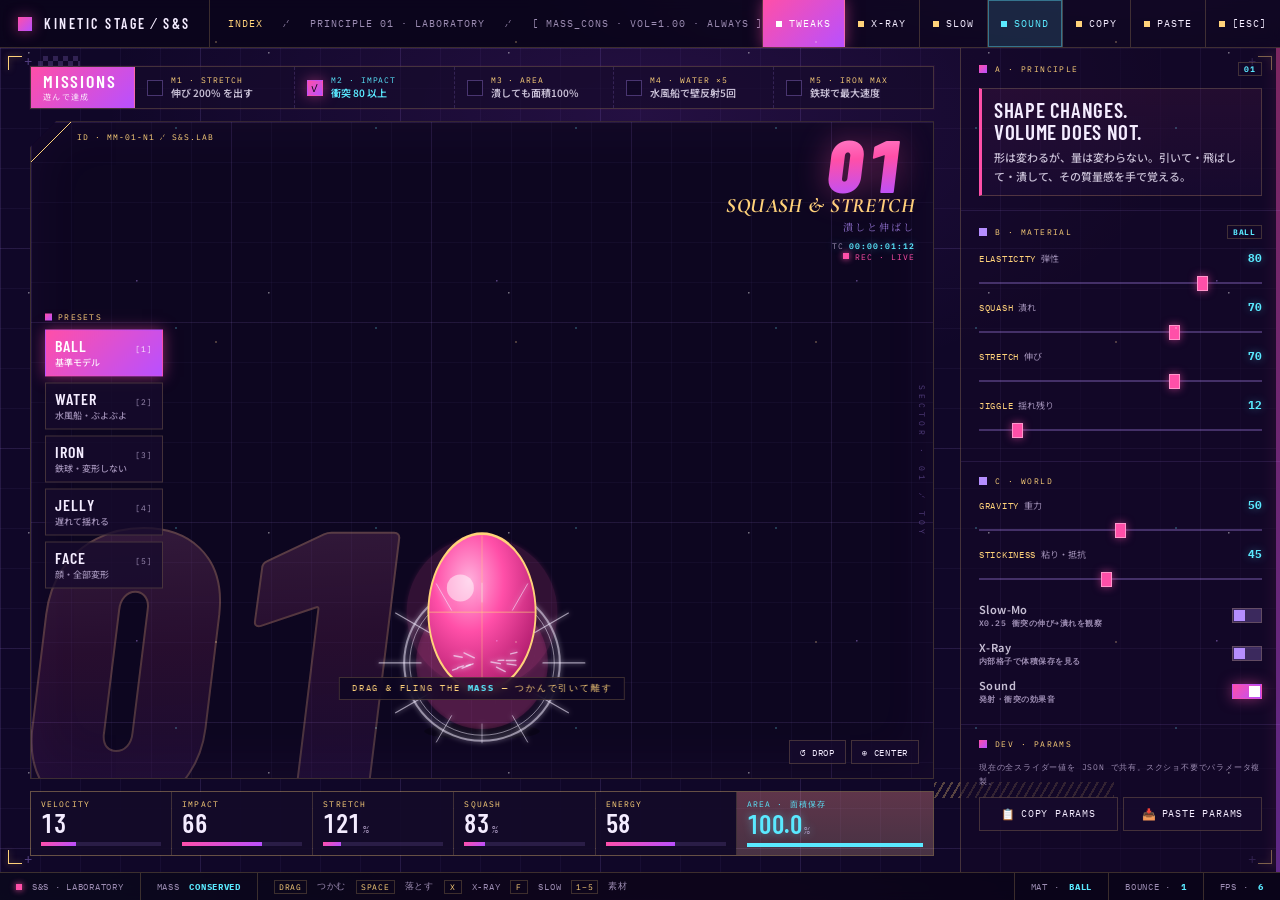
<file: 01-squash.html>
<!DOCTYPE html>
<html lang="ja">
<head>
<meta charset="UTF-8">
<meta name="viewport" content="width=device-width, initial-scale=1.0">
<title>tDR · 01 SQUASH &amp; STRETCH LABORATORY</title>
<link rel="preconnect" href="https://fonts.googleapis.com">
<link rel="preconnect" href="https://fonts.gstatic.com" crossorigin>
<link href="https://fonts.googleapis.com/css2?family=Barlow+Condensed:ital,wght@0,400;0,500;0,600;0,700;0,900;1,700;1,900&family=IBM+Plex+Mono:wght@400;500;600;700&family=Cormorant+Garamond:ital,wght@0,600;0,700;1,600;1,700&family=Noto+Sans+JP:wght@400;500;700&family=Noto+Serif+JP:wght@400;600;800&display=swap" rel="stylesheet">
<style>
*,*::before,*::after{box-sizing:border-box;margin:0;padding:0}

:root{
  /* dark KINETIC STAGE remap — names kept, values flipped to midnight-plum */
  --bg:#0c061d;
  --plate:#160b2c;
  --ink:#F4ECFF;            /* primary light foreground: text, geometry lines, glow strokes */
  --ink-2:rgba(244,236,255,0.80);
  --mute:#9d8db3;
  --mute-2:rgba(181,142,255,0.34);
  --mute-3:rgba(181,142,255,0.16);
  --line:rgba(255,210,122,0.20);
  --acc:#FF4FA8;            /* rouge — the star */
  --acc-ink:#0a0612;
  --warn:#FF6B8A;
  --grid:rgba(181,142,255,0.05);
  --grid-major:rgba(181,142,255,0.09);

  /* extra brand tokens for the lit dark world */
  --rouge:#FF4FA8;
  --magenta:#B850FF;
  --ice:#5AE9FF;
  --gold:#FFD27A;
  --lavender:#B58EFF;
  --panel-2:#100728;
  --grad-spot:linear-gradient(120deg,#FFE9B0,#FFD27A 26%,#FF4FA8 62%,#B58EFF 100%);
  --grad-btn:linear-gradient(135deg,#FF4FA8,#B850FF);
  --glow-rouge:0 0 14px rgba(255,79,168,0.5);
  --glow-ice:0 0 9px rgba(90,233,255,0.45);
  --glow-gold:0 0 18px rgba(255,210,122,0.35);

  --mono:"IBM Plex Mono",ui-monospace,monospace;
  --display:"Barlow Condensed","IBM Plex Mono",system-ui,sans-serif;
  --orn:"Cormorant Garamond",Georgia,serif;
  --jp:"Noto Sans JP",system-ui,sans-serif;
  --jp-serif:"Noto Serif JP",serif;

  --ez:cubic-bezier(0.2,0,0,1);
}

html,body{
  height:100%;width:100%;overflow:hidden;
  background:var(--bg);color:var(--ink);
  font-family:var(--mono);
  font-feature-settings:"tnum","ss01";
  -webkit-font-smoothing:antialiased;
}

#app{display:grid;grid-template-rows:48px 1fr 28px;height:100vh;width:100vw}

/* ── TOP BAR ── */
#topbar{display:grid;grid-template-columns:auto 1fr auto;align-items:stretch;border-bottom:1px solid var(--line);background:var(--bg)}
#topbar .brand{display:flex;align-items:center;gap:12px;padding:0 18px;border-right:1px solid var(--line)}
#topbar .brand .mk{width:14px;height:14px;background:var(--acc);display:block}
#topbar .brand .name{font-family:var(--display);font-size:14px;letter-spacing:0.18em;text-transform:uppercase;font-weight:600}
#topbar .crumbs{display:flex;align-items:center;gap:20px;padding:0 18px;font-size:10px;letter-spacing:0.1em;text-transform:uppercase;overflow:hidden;white-space:nowrap}
#topbar .crumbs .sep{color:var(--mute)}
#topbar .crumbs .coord{color:var(--mute)}
#topbar .crumbs a{color:var(--ink);text-decoration:none}
#topbar .crumbs a:hover{background:var(--ink);color:var(--bg);padding:2px 6px}
#topbar .tools{display:flex;align-items:stretch;border-left:1px solid var(--line)}
#topbar .tools button,#topbar .tools a{
  appearance:none;background:transparent;border:none;border-right:1px solid var(--line);
  padding:0 13px;font-family:var(--mono);font-size:10px;letter-spacing:0.1em;text-transform:uppercase;
  color:var(--ink);cursor:pointer;display:inline-flex;align-items:center;gap:7px;text-decoration:none}
#topbar .tools button:last-child,#topbar .tools a:last-child{border-right:none}
#topbar .tools button:hover,#topbar .tools a:hover{background:var(--ink);color:var(--bg)}
#topbar .tools button:hover .dot{background:var(--bg)}
#topbar .tools .dot{width:6px;height:6px;background:var(--ink);display:inline-block}
#topbar .tools .tool-acc{background:var(--acc);color:var(--acc-ink)}
#topbar .tools .tool-acc .dot{background:var(--acc-ink)}
#topbar .tools button.on{background:var(--ink);color:var(--bg)}
#topbar .tools button.on .dot{background:var(--acc)}
#topbar .tools button.ok{background:var(--acc)!important;color:var(--ink)!important}
#topbar .tools button.bad{background:var(--warn)!important;color:#fff!important}

/* ── STAGE ── */
#stage{position:relative;overflow:hidden;
  background:
    linear-gradient(var(--grid-major) 1px,transparent 1px) 0 0/200px 200px,
    linear-gradient(90deg,var(--grid-major) 1px,transparent 1px) 0 0/200px 200px,
    linear-gradient(var(--grid) 1px,transparent 1px) 0 0/40px 40px,
    linear-gradient(90deg,var(--grid) 1px,transparent 1px) 0 0/40px 40px,
    var(--bg);}
.gh-01{position:absolute;font-family:var(--display);font-weight:300;font-size:clamp(200px,44vh,440px);
  letter-spacing:-0.02em;line-height:0.72;color:var(--mute-2);bottom:-2.5%;left:-2%;
  pointer-events:none;user-select:none;z-index:1;opacity:0.5}
.gh-N1{position:absolute;top:38%;left:2%;font-family:var(--mono);font-weight:700;font-size:9vh;
  letter-spacing:0.02em;color:var(--mute-2);opacity:0.45;pointer-events:none;user-select:none;z-index:0}
.regmarks{position:absolute;inset:0;pointer-events:none;z-index:1}
.regmarks .plus{position:absolute;font-family:var(--mono);font-size:14px;line-height:1;color:var(--mute)}
.regmarks .plus.tl{top:6px;left:24px}.regmarks .plus.tr{top:6px;right:24px}
.regmarks .plus.bl{bottom:6px;left:24px}.regmarks .plus.br{bottom:6px;right:24px}
.corner{position:absolute;width:14px;height:14px;pointer-events:none;z-index:1}
.corner::before,.corner::after{content:"";position:absolute;background:var(--ink)}
.corner::before{width:1px;height:14px;top:0;left:0}.corner::after{width:14px;height:1px;top:0;left:0}
.corner.ctl{top:8px;left:8px}.corner.ctr{top:8px;right:8px;transform:scaleX(-1)}
.corner.cbl{bottom:8px;left:8px;transform:scaleY(-1)}.corner.cbr{bottom:8px;right:8px;transform:scale(-1)}
.acc-rail{position:absolute;top:0;bottom:0;right:0;width:4px;background:var(--acc);z-index:1}
.checker{position:absolute;width:42px;height:42px;
  background:conic-gradient(var(--ink) 0 25%,transparent 0 50%,var(--ink) 0 75%,transparent 0) 0 0/10px 10px;
  opacity:0.85;pointer-events:none;z-index:1}
.checker.cks1{top:1%;left:3%}
.hatch-slab{position:absolute;right:13%;bottom:9%;width:180px;height:16px;
  background:repeating-linear-gradient(-60deg,var(--ink) 0 2px,transparent 2px 7px);opacity:0.4;pointer-events:none;z-index:1}

/* ── CONTENT ── */
.content{position:absolute;inset:0;display:grid;grid-template-columns:1fr 320px;z-index:5}
.main{position:relative;padding:18px 26px 16px 30px;display:grid;grid-template-rows:auto 1fr auto;min-height:0;gap:12px}

/* MISSIONS bar */
.mission-bar{display:flex;align-items:stretch;gap:0;border:1px solid var(--ink);background:var(--plate);overflow:hidden}
.mission-bar .mhd{display:flex;flex-direction:column;justify-content:center;padding:6px 12px;border-right:1px solid var(--ink);background:var(--ink);color:var(--bg);min-width:104px}
.mission-bar .mhd .t{font-family:var(--display);font-size:18px;letter-spacing:0.1em;line-height:0.9;text-transform:uppercase;font-weight:600}
.mission-bar .mhd .s{font-family:var(--mono);font-size:8px;letter-spacing:0.16em;color:var(--acc);margin-top:2px}
.mission{flex:1;display:flex;align-items:center;gap:8px;padding:6px 12px;border-right:1px dashed var(--mute-2);min-width:0}
.mission:last-child{border-right:none}
.mission .chk{width:16px;height:16px;border:1px solid var(--ink);flex-shrink:0;display:flex;align-items:center;justify-content:center;font-size:11px;background:var(--plate);transition:background 150ms var(--ez)}
.mission.done .chk{background:var(--acc)}
.mission .mtxt{display:flex;flex-direction:column;min-width:0}
.mission .mtxt .mn{font-family:var(--mono);font-size:8px;letter-spacing:0.12em;color:var(--mute);text-transform:uppercase}
.mission .mtxt .md{font-family:var(--jp);font-size:10px;font-weight:600;color:var(--ink);white-space:nowrap;overflow:hidden;text-overflow:ellipsis}
.mission.done .md{color:var(--ink)}
.mission.done .mn{color:var(--ink)}

/* LAB PLATE */
.plate{position:relative;background:var(--plate);border:1px solid var(--line);min-height:0;
  clip-path:polygon(26px 0,100% 0,100% 100%,0 100%,0 26px);overflow:hidden}
.plate::before{content:"";position:absolute;inset:0;pointer-events:none;
  background:
    linear-gradient(rgba(10,10,10,0.022) 1px,transparent 1px) 0 0/40px 40px,
    linear-gradient(90deg,rgba(10,10,10,0.022) 1px,transparent 1px) 0 0/40px 40px,
    linear-gradient(rgba(10,10,10,0.04) 1px,transparent 1px) 0 0/200px 200px,
    linear-gradient(90deg,rgba(10,10,10,0.04) 1px,transparent 1px) 0 0/200px 200px}
.plate::after{content:"";position:absolute;top:0;left:0;width:40px;height:40px;
  background:linear-gradient(135deg,transparent 49.4%,var(--ink) 49.4%,var(--ink) 50.6%,transparent 50.6%);pointer-events:none;z-index:7}
.plate-lbl{position:absolute;font-family:var(--mono);font-size:8px;letter-spacing:0.12em;text-transform:uppercase;color:rgba(10,10,10,0.5);z-index:7;pointer-events:none}
.plate-lbl.pl-tc{top:10px;right:14px;color:var(--ink);font-weight:600}
.plate-lbl.pl-tc::before{content:"TC ";color:var(--mute);font-weight:400}
.plate-lbl.pl-rec{top:24px;right:14px;color:var(--mute)}
.plate-lbl.pl-rec::before{content:"";display:inline-block;width:6px;height:6px;background:var(--acc);margin-right:6px;vertical-align:1px;animation:blk 1.2s infinite}
.plate-lbl.pl-id{top:10px;left:46px}
.plate-lbl.pl-sect{right:6px;top:40%;writing-mode:vertical-rl;letter-spacing:0.5em;color:rgba(10,10,10,0.32)}

/* principle title block (top-right of the stage) — matches LEC_02 treatment */
.po{position:absolute;top:12px;right:18px;text-align:right;z-index:7;pointer-events:none;line-height:1}
.po-num{font-family:var(--display);font-style:italic;font-weight:900;font-size:clamp(48px,5.8vw,86px);line-height:0.82;letter-spacing:0.01em;padding-right:0.14em;
  background-image:linear-gradient(176deg,#FF8AD0 4%,#FF4FA8 46%,#B850FF 100%);-webkit-background-clip:text;background-clip:text;-webkit-text-fill-color:transparent;color:transparent;
  filter:drop-shadow(0 0 16px rgba(255,79,168,0.42))}
.po-en{font-family:var(--orn);font-style:italic;font-weight:700;font-size:clamp(13px,1.6vw,21px);color:var(--gold);letter-spacing:0.02em;text-transform:uppercase;margin-top:1px}
.po-jp{font-family:var(--jp-serif);font-size:10px;color:rgba(181,142,255,0.78);letter-spacing:0.2em;margin-top:5px}
.po-meta{margin-top:10px;display:flex;flex-direction:column;align-items:flex-end;gap:3px;
  font-family:var(--mono);font-size:8px;letter-spacing:0.12em;text-transform:uppercase}
.pm-tc{color:var(--ice);font-weight:600;text-shadow:var(--glow-ice)}
.pm-tc::before{content:"TC ";color:var(--mute);font-weight:400}
.pm-rec{color:var(--rouge)}
.pm-rec::before{content:"";display:inline-block;width:6px;height:6px;background:var(--rouge);box-shadow:0 0 6px var(--rouge);margin-right:6px;vertical-align:1px;animation:blk 1.2s infinite}

#lab-svg{position:absolute;inset:0;width:100%;height:100%;touch-action:none;cursor:grab;z-index:5}
#lab-svg.grabbing{cursor:grabbing}

/* preset rail (floating left) */
.preset-rail{position:absolute;left:14px;top:50%;transform:translateY(-50%);z-index:8;display:flex;flex-direction:column;gap:6px;width:118px}
.preset-rail .prh{font-family:var(--mono);font-size:8px;letter-spacing:0.16em;text-transform:uppercase;color:var(--mute);margin-bottom:2px;display:flex;align-items:center;gap:6px}
.preset-rail .prh .sq{width:7px;height:7px;background:var(--acc);display:inline-block}
.preset{appearance:none;text-align:left;border:1px solid var(--ink);background:var(--plate);
  padding:7px 9px;cursor:pointer;font-family:var(--mono);transition:background 120ms var(--ez),transform 90ms var(--ez)}
.preset:hover{transform:translateX(2px)}
.preset .pn{font-family:var(--display);font-size:16px;font-weight:600;letter-spacing:0.06em;text-transform:uppercase;line-height:1;display:flex;justify-content:space-between;align-items:baseline}
.preset .pn .k{font-family:var(--mono);font-size:8px;color:var(--mute);font-weight:400}
.preset .pj{font-family:var(--jp);font-size:9px;color:var(--mute);margin-top:2px;font-weight:500}
.preset.active{background:var(--ink);color:var(--bg)}
.preset.active .pn .k{color:var(--acc)}
.preset.active .pj{color:var(--mute-2)}

.grab-hint{position:absolute;left:50%;bottom:78px;transform:translateX(-50%);z-index:8;
  font-family:var(--mono);font-size:9px;letter-spacing:0.2em;text-transform:uppercase;color:var(--mute);
  border:1px solid var(--mute-2);padding:4px 12px;background:rgba(255,255,255,0.7);pointer-events:none;
  transition:opacity 300ms var(--ez)}
.grab-hint b{color:var(--ink)}
.grab-hint.hide{opacity:0}

.lab-actions{position:absolute;right:14px;bottom:14px;z-index:8;display:flex;gap:5px}
.lab-actions .pbtn{width:auto;padding:0 10px;height:24px;border:1px solid var(--ink);background:var(--plate);
  font-family:var(--mono);font-size:9px;letter-spacing:0.08em;text-transform:uppercase;color:var(--ink);
  display:inline-flex;align-items:center;justify-content:center;cursor:pointer}
.lab-actions .pbtn:hover{background:var(--ink);color:var(--bg)}

/* METRICS strip */
.metrics{display:grid;grid-template-columns:repeat(5,1fr) 1.4fr;gap:1px;background:var(--mute-2);border:1px solid var(--ink)}
.metric{background:var(--plate);padding:7px 10px 8px;position:relative;overflow:hidden}
.metric .mk{font-family:var(--mono);font-size:8px;letter-spacing:0.14em;text-transform:uppercase;color:var(--mute)}
.metric .mv{font-family:var(--display);font-size:26px;font-weight:600;letter-spacing:0.02em;line-height:1;color:var(--ink);margin-top:1px;font-feature-settings:"tnum"}
.metric .mv .u{font-family:var(--mono);font-size:10px;font-weight:400;color:var(--mute);margin-left:2px}
.metric .mbar{height:4px;background:var(--mute-3);margin-top:6px;position:relative;overflow:hidden}
.metric .mbar i{position:absolute;left:0;top:0;height:100%;width:0%;background:var(--ink);transition:width 70ms linear}
.metric.hot .mv{color:var(--warn)}
.metric.hot .mbar i{background:var(--warn)}
.metric.area{background:var(--ink)}
.metric.area .mk{color:var(--acc)}
.metric.area .mv{color:var(--bg)}
.metric.area .mbar{background:rgba(255,255,255,0.18)}
.metric.area .mbar i{background:var(--acc);width:100%}

/* ── SIDE ── */
.side{border-left:1px solid var(--line);background:var(--bg);overflow-y:auto;overflow-x:hidden;
  scrollbar-width:thin;scrollbar-color:var(--ink) transparent}
.side::-webkit-scrollbar{width:3px}.side::-webkit-scrollbar-thumb{background:var(--ink)}
.psec{padding:14px 18px;border-bottom:1px solid var(--mute-2)}
.psec:last-child{border-bottom:none}
.sec-lbl{display:flex;align-items:center;gap:8px;font-family:var(--mono);font-size:8px;letter-spacing:0.18em;text-transform:uppercase;color:var(--mute);margin-bottom:12px}
.sec-lbl .sq{width:8px;height:8px;background:var(--ink);display:inline-block}
.sec-lbl .sq.acc{background:var(--acc)}
.sec-lbl .num{font-weight:700;color:var(--ink);letter-spacing:0.1em;border:1px solid var(--ink);padding:1px 5px;font-size:8px;margin-left:auto}
.def-block{background:var(--plate);border:1px solid var(--ink);border-left:3px solid var(--acc);padding:10px 12px}
.def-en{font-family:var(--display);font-weight:600;font-size:21px;color:var(--ink);line-height:1.05;letter-spacing:0.03em;text-transform:uppercase}
.def-jp{font-family:var(--jp);font-size:11px;color:var(--ink-2);margin-top:5px;line-height:1.7;font-weight:500}

/* SLIDER */
.sl-row{margin-bottom:11px}
.sl-head{display:flex;justify-content:space-between;align-items:baseline;margin-bottom:3px}
.sl-name{font-family:var(--mono);font-size:9px;letter-spacing:0.08em;text-transform:uppercase;color:var(--mute)}
.sl-name .jp{font-family:var(--jp);text-transform:none;letter-spacing:0;margin-left:5px;color:var(--mute-2)}
.sl-val{font-family:var(--mono);font-size:11px;color:var(--ink);font-weight:700}
input[type=range]{-webkit-appearance:none;appearance:none;width:100%;height:2px;background:var(--ink);outline:none;cursor:pointer;margin:5px 0}
input[type=range]::-webkit-slider-thumb{-webkit-appearance:none;appearance:none;width:11px;height:15px;background:var(--acc);border:1px solid var(--ink);cursor:pointer}
input[type=range]::-moz-range-thumb{width:11px;height:15px;background:var(--acc);border:1px solid var(--ink);cursor:pointer}

/* toggle pill rows */
.tog-row{display:flex;align-items:center;justify-content:space-between;padding:5px 0;font-family:var(--mono);font-size:10px;letter-spacing:0.04em;color:var(--ink)}
.tog-row .lab{font-family:var(--jp);font-size:11px;font-weight:600;color:var(--ink-2)}
.tog-row .lab small{font-family:var(--mono);font-size:8px;color:var(--mute);letter-spacing:0.06em;display:block;text-transform:uppercase}
.tog{width:30px;height:15px;background:var(--mute-2);border:1px solid var(--ink);position:relative;cursor:pointer;flex-shrink:0;transition:background 160ms var(--ez)}
.tog::after{content:"";position:absolute;top:1px;left:1px;width:11px;height:11px;background:var(--ink);transition:left 160ms var(--ez)}
.tog.on{background:var(--acc)}.tog.on::after{left:16px}
.tog.disabled{opacity:0.32;pointer-events:none}
#topbar .tools button.disabled{opacity:0.34;pointer-events:none}

/* DEV: copy / paste params */
.dev-note{font-family:var(--mono);font-size:8px;letter-spacing:0.1em;text-transform:uppercase;color:var(--mute);margin-bottom:8px;line-height:1.7}
.param-btns{display:flex;gap:5px}
.pbtn-wide{flex:1;appearance:none;font-family:var(--mono);font-size:10px;letter-spacing:0.08em;text-transform:uppercase;
  padding:9px 6px;border:1px solid var(--ink);background:var(--plate);color:var(--ink);cursor:pointer;
  display:inline-flex;align-items:center;justify-content:center;gap:5px;transition:background 100ms var(--ez)}
.pbtn-wide:hover{background:var(--ink);color:var(--bg)}
.pbtn-wide .ic{font-size:11px}
.pbtn-wide.ok{background:var(--acc);color:var(--ink);border-color:var(--ink)}
.pbtn-wide.bad{background:var(--warn);color:#fff;border-color:var(--warn)}

/* FOOTER */
#bottombar{border-top:1px solid var(--line);background:var(--bg);display:grid;grid-template-columns:auto auto 1fr auto auto auto;align-items:center;
  font-family:var(--mono);font-size:9px;letter-spacing:0.08em;text-transform:uppercase;color:var(--mute)}
#bottombar > *{padding:0 16px;height:100%;display:flex;align-items:center;gap:10px;border-right:1px solid var(--mute-2)}
#bottombar > *:last-child{border-right:none}
.kbd{display:inline-flex;align-items:center;justify-content:center;min-width:18px;height:14px;border:1px solid var(--ink);font-size:8px;color:var(--ink);padding:0 4px}
#bottombar .v{color:var(--ink);font-weight:700}
#bottombar .blink{width:6px;height:6px;background:var(--acc);display:inline-block;animation:blk 1.2s infinite}
@keyframes blk{50%{opacity:0.2}}

@media (max-height:760px){
  .gh-01{font-size:clamp(160px,38vh,340px)}
  .main{padding:14px 22px 12px 26px;gap:9px}
  .metric .mv{font-size:22px}
  .mission .md{font-size:9px}
}
@media (max-width:1040px){
  .content{grid-template-columns:1fr 270px}
  .preset-rail{width:104px}
}

/* ═══════════════════════════════════════════════════════════════
   DARK · KINETIC STAGE OVERRIDES  (appended → wins on cascade)
   stage-lit midnight plum · rouge / ice / gold spotlight system
   ═══════════════════════════════════════════════════════════════ */
html,body{color:var(--ink)}
body{
  background:
    radial-gradient(ellipse 85% 60% at 88% -12%, rgba(184,80,255,0.30), transparent 60%),
    radial-gradient(ellipse 70% 60% at -8% 110%, rgba(90,233,255,0.16), transparent 65%),
    radial-gradient(ellipse 60% 50% at 50% 112%, rgba(255,79,168,0.14), transparent 60%),
    linear-gradient(180deg,#0c061d 0%,#07030f 100%);
  background-attachment:fixed;
}
body::after{content:"";position:fixed;inset:0;pointer-events:none;z-index:9000;opacity:0.85;mix-blend-mode:screen;
  background-image:
    radial-gradient(circle at 12% 22%, rgba(255,255,255,0.5) 0.4px, transparent 1.2px),
    radial-gradient(circle at 72% 14%, rgba(255,210,122,0.5) 0.4px, transparent 1.2px),
    radial-gradient(circle at 38% 78%, rgba(181,142,255,0.5) 0.4px, transparent 1.2px),
    radial-gradient(circle at 88% 64%, rgba(90,233,255,0.45) 0.4px, transparent 1.2px);
  background-size:240px 240px,300px 300px,360px 360px,200px 200px;}

/* ── topbar / footer / side — dark glass borders ── */
#topbar{background:rgba(12,6,29,0.82);border-bottom:1px solid var(--line);backdrop-filter:blur(6px)}
#topbar .brand{border-right:1px solid var(--line)}
#topbar .brand .mk{background:var(--grad-btn);box-shadow:var(--glow-rouge)}
#topbar .brand .name{color:var(--ink)}
#topbar .crumbs{color:var(--mute)}
#topbar .crumbs a{color:var(--gold)}
#topbar .crumbs a:hover{background:var(--grad-btn);color:#fff}
#topbar .tools{border-left:1px solid var(--line)}
#topbar .tools button,#topbar .tools a{border-right:1px solid var(--line);color:var(--ink)}
#topbar .tools .dot{background:var(--gold)}
#topbar .tools button:hover,#topbar .tools a:hover{background:rgba(255,79,168,0.16);color:#fff;box-shadow:inset 0 0 0 1px rgba(255,79,168,0.4),0 0 10px rgba(255,79,168,0.25)}
#topbar .tools button:hover .dot{background:var(--rouge)}
#topbar .tools .tool-acc{background:var(--grad-btn);color:#fff;box-shadow:var(--glow-rouge)}
#topbar .tools .tool-acc .dot{background:#fff}
#topbar .tools button.on{background:rgba(90,233,255,0.14);color:var(--ice);box-shadow:inset 0 0 0 1px rgba(90,233,255,0.4)}
#topbar .tools button.on .dot{background:var(--ice)}
#topbar .tools button.ok{background:var(--grad-btn)!important;color:#fff!important}
#topbar .tools button.bad{background:var(--warn)!important;color:#0a0612!important}

/* ── stage: dark plum + lavender graph grid + faint glows ── */
#stage{
  background:
    linear-gradient(var(--grid-major) 1px,transparent 1px) 0 0/200px 200px,
    linear-gradient(90deg,var(--grid-major) 1px,transparent 1px) 0 0/200px 200px,
    linear-gradient(var(--grid) 1px,transparent 1px) 0 0/40px 40px,
    linear-gradient(90deg,var(--grid) 1px,transparent 1px) 0 0/40px 40px,
    radial-gradient(ellipse 60% 50% at 50% 8%, rgba(184,80,255,0.12), transparent 70%),
    var(--panel-2);
}
.gh-01{font-weight:900;font-style:italic;font-family:var(--display);opacity:1;
  color:transparent;-webkit-text-fill-color:transparent;
  background-image:linear-gradient(176deg,rgba(255,138,208,0.16) 2%,rgba(255,79,168,0.11) 48%,rgba(184,80,255,0.07) 100%);
  -webkit-background-clip:text;background-clip:text;
  -webkit-text-stroke:2px rgba(255,210,122,0.20)}
.gh-N1{color:rgba(181,142,255,0.22)}
.regmarks .plus{color:rgba(181,142,255,0.4)}
.corner::before,.corner::after{background:linear-gradient(var(--grad-btn));background:var(--gold)}
.corner.ctl::before,.corner.ctl::after,.corner.ctr::before,.corner.ctr::after,
.corner.cbl::before,.corner.cbl::after,.corner.cbr::before,.corner.cbr::after{background:var(--gold);box-shadow:0 0 6px rgba(255,210,122,0.5)}
.acc-rail{background:var(--grad-btn);box-shadow:var(--glow-rouge)}
.checker{background:conic-gradient(rgba(181,142,255,0.5) 0 25%,transparent 0 50%,rgba(181,142,255,0.5) 0 75%,transparent 0) 0 0/10px 10px;opacity:0.4}
.hatch-slab{background:repeating-linear-gradient(-60deg,var(--gold) 0 2px,transparent 2px 7px);opacity:0.3}

/* ── mission bar ── */
.mission-bar{border:1px solid var(--line);background:rgba(22,11,44,0.7);box-shadow:0 0 0 1px rgba(255,79,168,0.04)}
.mission-bar .mhd{border-right:1px solid var(--line);background:var(--grad-btn);color:#fff}
.mission-bar .mhd .t{color:#fff}
.mission-bar .mhd .s{color:rgba(255,255,255,0.85);font-family:var(--jp)}
.mission{border-right:1px dashed rgba(181,142,255,0.18)}
.mission .chk{border:1px solid var(--mute-2);background:rgba(13,6,32,0.6);color:var(--acc-ink)}
.mission.done .chk{background:var(--grad-btn);border-color:transparent;box-shadow:var(--glow-rouge)}
.mission .mtxt .mn{color:var(--gold)}
.mission .mtxt .md{color:var(--ink-2);font-family:var(--jp)}
.mission.done .md{color:var(--ice)}
.mission.done .mn{color:var(--ice)}

/* ── lab plate (the stage TV) ── */
.plate{background:#0d0620;border:1px solid var(--line);box-shadow:inset 0 0 60px rgba(184,80,255,0.06),0 0 0 1px rgba(255,79,168,0.05)}
.plate::before{background:
  linear-gradient(rgba(181,142,255,0.045) 1px,transparent 1px) 0 0/40px 40px,
  linear-gradient(90deg,rgba(181,142,255,0.045) 1px,transparent 1px) 0 0/40px 40px,
  linear-gradient(rgba(181,142,255,0.08) 1px,transparent 1px) 0 0/200px 200px,
  linear-gradient(90deg,rgba(181,142,255,0.08) 1px,transparent 1px) 0 0/200px 200px}
.plate::after{background:linear-gradient(135deg,transparent 49.4%,var(--gold) 49.4%,var(--gold) 50.6%,transparent 50.6%)}
.plate-lbl{color:rgba(181,142,255,0.55)}
.plate-lbl.pl-tc{color:var(--ice);font-weight:600;text-shadow:var(--glow-ice)}
.plate-lbl.pl-tc::before{color:var(--mute)}
.plate-lbl.pl-rec{color:var(--rouge)}
.plate-lbl.pl-rec::before{background:var(--rouge);box-shadow:0 0 6px var(--rouge)}
.plate-lbl.pl-id{color:var(--gold)}
.plate-lbl.pl-sect{color:rgba(181,142,255,0.4)}

/* ── preset rail ── */
.preset-rail .prh{color:var(--gold)}
.preset-rail .prh .sq{background:var(--grad-btn)}
.preset{border:1px solid var(--line);background:rgba(22,11,44,0.78);color:var(--ink)}
.preset:hover{background:rgba(255,79,168,0.10);box-shadow:0 0 10px rgba(255,79,168,0.2);transform:translateX(2px)}
.preset .pn{color:var(--ink)}
.preset .pn .k{color:var(--mute)}
.preset .pj{color:var(--mute);font-family:var(--jp)}
.preset.active{background:var(--grad-btn);color:#fff;border-color:transparent;box-shadow:var(--glow-rouge)}
.preset.active .pn{color:#fff}
.preset.active .pn .k{color:rgba(255,255,255,0.85)}
.preset.active .pj{color:rgba(255,255,255,0.9)}

.grab-hint{color:var(--gold);border:1px solid var(--line);background:rgba(13,6,32,0.75);backdrop-filter:blur(4px)}
.grab-hint b{color:var(--ice)}

.lab-actions .pbtn{border:1px solid var(--line);background:rgba(22,11,44,0.8);color:var(--ink)}
.lab-actions .pbtn:hover{background:rgba(255,79,168,0.16);color:#fff;box-shadow:0 0 10px rgba(255,79,168,0.25)}

/* ── metrics ── */
.metrics{background:var(--line);border:1px solid var(--line)}
.metric{background:rgba(16,7,40,0.92)}
.metric .mk{color:var(--gold)}
.metric .mv{color:var(--ink)}
.metric .mv .u{color:var(--mute)}
.metric .mbar{background:rgba(181,142,255,0.14)}
.metric .mbar i{background:var(--grad-btn)}
.metric.hot .mv{color:var(--warn);text-shadow:0 0 12px rgba(255,107,138,0.6)}
.metric.hot .mbar i{background:var(--warn)}
.metric.area{background:linear-gradient(180deg,rgba(255,79,168,0.16),rgba(184,80,255,0.06))}
.metric.area .mk{color:var(--ice)}
.metric.area .mv{color:var(--ice);text-shadow:var(--glow-ice)}
.metric.area .mbar{background:rgba(255,255,255,0.12)}
.metric.area .mbar i{background:var(--ice)}
/* bounce-linked reaction: the whole panel glows gold, then settles */
@keyframes areaPulseBg{
  0%  {background:linear-gradient(180deg,rgba(255,79,168,0.14),rgba(184,80,255,0.05));box-shadow:none}
  20% {background:linear-gradient(180deg,
         rgba(255,79,168,calc(0.26 + var(--ag,0.5)*0.18)),
         rgba(184,80,255,calc(0.10 + var(--ag,0.5)*0.12)));
       box-shadow:
         inset 0 0 calc(10px + var(--ag,0.5)*10px) rgba(255,79,168,0.22),
         0 0 calc(8px + var(--ag,0.5)*18px) rgba(255,79,168,calc(0.16 + var(--ag,0.5)*0.20))}
  100%{background:linear-gradient(180deg,rgba(255,79,168,0.14),rgba(184,80,255,0.05));box-shadow:none}
}
@keyframes areaPulseTxt{
  0%  {color:var(--ice);text-shadow:var(--glow-ice)}
  20% {color:#ffffff;text-shadow:0 0 16px rgba(90,233,255,0.95),0 0 4px rgba(90,233,255,0.6)}
  100%{color:var(--ice);text-shadow:var(--glow-ice)}
}
@keyframes areaPulseKey{
  0%,100%{color:var(--ice);text-shadow:none}
  20%{color:#c8f8ff;text-shadow:0 0 8px rgba(90,233,255,0.7)}
}
@keyframes areaPulseBar{
  0%,100%{background:var(--ice);box-shadow:none}
  20%{background:#ffffff;box-shadow:0 0 6px rgba(90,233,255,0.8)}
}
.metric.area.flash{animation:areaPulseBg 0.9s var(--ez)}
.metric.area.flash .mv{animation:areaPulseTxt 0.9s var(--ez)}
.metric.area.flash .mk{animation:areaPulseKey 0.9s var(--ez)}
.metric.area.flash .mbar i{animation:areaPulseBar 0.9s var(--ez)}

/* ── side panel ── */
.side{border-left:1px solid var(--line);background:rgba(21,9,39,0.55);scrollbar-color:var(--rouge) transparent}
.side::-webkit-scrollbar-thumb{background:var(--rouge)}
.psec{border-bottom:1px solid rgba(181,142,255,0.12)}
.sec-lbl{color:var(--gold)}
.sec-lbl .sq{background:var(--lavender)}
.sec-lbl .sq.acc{background:var(--grad-btn)}
.sec-lbl .num{color:var(--ice);border:1px solid var(--line)}
.def-block{background:linear-gradient(180deg,rgba(255,79,168,0.07),rgba(184,80,255,0.03));border:1px solid var(--line);border-left:3px solid var(--rouge)}
.def-en{color:var(--ink)}
.def-jp{color:var(--ink-2);font-family:var(--jp)}

/* sliders */
.sl-name{color:var(--gold)}
.sl-name .jp{color:var(--mute);font-family:var(--jp)}
.sl-val{color:var(--ice);text-shadow:var(--glow-ice)}
input[type=range]{background:rgba(181,142,255,0.3)}
input[type=range]::-webkit-slider-thumb{background:var(--rouge);border:1px solid rgba(255,255,255,0.4);box-shadow:0 0 8px rgba(255,79,168,0.6)}
input[type=range]::-moz-range-thumb{background:var(--rouge);border:1px solid rgba(255,255,255,0.4);box-shadow:0 0 8px rgba(255,79,168,0.6)}

/* toggles */
.tog-row{color:var(--ink)}
.tog-row .lab{color:var(--ink-2);font-family:var(--jp)}
.tog-row .lab small{color:var(--mute);font-family:var(--mono)}
.tog{background:rgba(181,142,255,0.25);border:1px solid var(--line)}
.tog::after{background:var(--lavender)}
.tog.on{background:var(--grad-btn);border-color:transparent;box-shadow:var(--glow-rouge)}
.tog.on::after{background:#fff}

/* dev params */
.dev-note{color:var(--mute)}
.pbtn-wide{border:1px solid var(--line);background:rgba(22,11,44,0.8);color:var(--ink)}
.pbtn-wide:hover{background:rgba(255,79,168,0.16);color:#fff;box-shadow:0 0 10px rgba(255,79,168,0.25)}
.pbtn-wide.ok{background:var(--grad-btn);color:#fff;border-color:transparent}
.pbtn-wide.bad{background:var(--warn);color:#0a0612;border-color:transparent}

/* footer */
#bottombar{background:rgba(12,6,29,0.82);border-top:1px solid var(--line);color:var(--mute);backdrop-filter:blur(6px)}
#bottombar > *{border-right:1px solid var(--line)}
.kbd{border:1px solid var(--line);color:var(--gold)}
#bottombar .v{color:var(--ice)}
#bottombar .blink{background:var(--rouge);box-shadow:0 0 6px var(--rouge)}
</style>
</head>
<body>
<div id="app">

  <!-- TOP BAR -->
  <header id="topbar">
    <div class="brand"><span class="mk"></span><span class="name">KINETIC STAGE ⁄ S&amp;S</span></div>
    <div class="crumbs">
      <a href="index.html">INDEX</a><span class="sep">⁄</span>
      <span>PRINCIPLE&nbsp;01 · LABORATORY</span><span class="sep">⁄</span>
      <span class="coord">[ MASS_CONS · VOL=1.00 · ALWAYS ]</span><span class="sep">⁄</span>
      <span class="coord">170823 · AR ⁄ DAILY_SERIES</span>
    </div>
    <div class="tools">
      <button id="btn-tweaks" class="tool-acc"><span class="dot"></span>TWEAKS</button>
      <button id="btn-xray"><span class="dot"></span>X-RAY</button>
      <button id="btn-slow"><span class="dot"></span>SLOW</button>
      <button id="btn-sound" class="on"><span class="dot"></span>SOUND</button>
      <button id="btn-copy-top"><span class="dot"></span>COPY</button>
      <button id="btn-paste-top"><span class="dot"></span>PASTE</button>
      <a href="index.html"><span class="dot"></span>[ESC]</a>
    </div>
  </header>

  <!-- STAGE -->
  <main id="stage">
    <div class="gh-N1">N1</div>
    <div class="regmarks">
      <span class="plus tl">+</span><span class="plus tr">+</span>
      <span class="plus bl">+</span><span class="plus br">+</span>
    </div>
    <div class="corner ctl"></div><div class="corner ctr"></div>
    <div class="corner cbl"></div><div class="corner cbr"></div>
    <div class="checker cks1"></div>
    <div class="hatch-slab"></div>
    <div class="acc-rail"></div>

    <div class="content">
      <!-- MAIN -->
      <div class="main">

        <!-- MISSIONS -->
        <div class="mission-bar" id="mission-bar">
          <div class="mhd"><div class="t">Missions</div><div class="s">遊んで達成</div></div>
          <div class="mission" data-m="m1"><div class="chk"></div><div class="mtxt"><div class="mn">M1 · STRETCH</div><div class="md">伸び 200% を出す</div></div></div>
          <div class="mission" data-m="m2"><div class="chk"></div><div class="mtxt"><div class="mn">M2 · IMPACT</div><div class="md">衝突 80 以上</div></div></div>
          <div class="mission" data-m="m3"><div class="chk"></div><div class="mtxt"><div class="mn">M3 · AREA</div><div class="md">潰しても面積100%</div></div></div>
          <div class="mission" data-m="m4"><div class="chk"></div><div class="mtxt"><div class="mn">M4 · WATER ×5</div><div class="md">水風船で壁反射5回</div></div></div>
          <div class="mission" data-m="m5"><div class="chk"></div><div class="mtxt"><div class="mn">M5 · IRON MAX</div><div class="md">鉄球で最大速度</div></div></div>
        </div>

        <!-- LAB PLATE -->
        <div class="plate">
          <div class="gh-01">01</div>
          <div class="po">
            <div class="po-num">01</div>
            <div class="po-en">Squash &amp; Stretch</div>
            <div class="po-jp">潰しと伸ばし</div>
            <div class="po-meta">
              <span class="pm-tc" id="tc">00:00:00:00</span>
              <span class="pm-rec">REC · LIVE</span>
            </div>
          </div>
          <span class="plate-lbl pl-id">ID · MM-01-N1 ⁄ S&amp;S.LAB</span>
          <span class="plate-lbl pl-sect">SECTOR · 01 ⁄ TOY</span>

          <svg id="lab-svg" viewBox="0 0 1000 640" preserveAspectRatio="xMidYMid meet"></svg>

          <div class="preset-rail" id="preset-rail">
            <div class="prh"><span class="sq"></span>PRESETS</div>
            <button class="preset active" data-preset="ball"><div class="pn">BALL<span class="k">[1]</span></div><div class="pj">基準モデル</div></button>
            <button class="preset" data-preset="water"><div class="pn">WATER<span class="k">[2]</span></div><div class="pj">水風船・ぶよぶよ</div></button>
            <button class="preset" data-preset="iron"><div class="pn">IRON<span class="k">[3]</span></div><div class="pj">鉄球・変形しない</div></button>
            <button class="preset" data-preset="jelly"><div class="pn">JELLY<span class="k">[4]</span></div><div class="pj">遅れて揺れる</div></button>
            <button class="preset" data-preset="face"><div class="pn">FACE<span class="k">[5]</span></div><div class="pj">顔・全部変形</div></button>
          </div>

          <div class="grab-hint" id="grab-hint">DRAG &amp; FLING THE <b>MASS</b> — つかんで引いて離す</div>

          <div class="lab-actions">
            <button class="pbtn" id="btn-drop">↺ DROP</button>
            <button class="pbtn" id="btn-recenter">⊕ CENTER</button>
          </div>
        </div>

        <!-- METRICS -->
        <div class="metrics" id="metrics">
          <div class="metric" data-m="vel"><div class="mk">Velocity</div><div class="mv"><span class="n">0</span></div><div class="mbar"><i></i></div></div>
          <div class="metric" data-m="imp"><div class="mk">Impact</div><div class="mv"><span class="n">0</span></div><div class="mbar"><i></i></div></div>
          <div class="metric" data-m="str"><div class="mk">Stretch</div><div class="mv"><span class="n">100</span><span class="u">%</span></div><div class="mbar"><i></i></div></div>
          <div class="metric" data-m="sqs"><div class="mk">Squash</div><div class="mv"><span class="n">100</span><span class="u">%</span></div><div class="mbar"><i></i></div></div>
          <div class="metric" data-m="enr"><div class="mk">Energy</div><div class="mv"><span class="n">0</span></div><div class="mbar"><i></i></div></div>
          <div class="metric area" data-m="area"><div class="mk">Area · 面積保存</div><div class="mv"><span class="n">100.0</span><span class="u">%</span></div><div class="mbar"><i></i></div></div>
        </div>

      </div>

      <!-- SIDE -->
      <aside class="side">

        <div class="psec">
          <div class="sec-lbl"><span class="sq acc"></span> A · PRINCIPLE <span class="num">01</span></div>
          <div class="def-block">
            <div class="def-en">Shape changes.<br>Volume does not.</div>
            <div class="def-jp">形は変わるが、量は変わらない。引いて・飛ばして・潰して、その質量感を手で覚える。</div>
          </div>
        </div>

        <div class="psec">
          <div class="sec-lbl"><span class="sq"></span> B · MATERIAL <span class="num" id="mat-num">BALL</span></div>
          <div class="sl-row"><div class="sl-head"><span class="sl-name">ELASTICITY<span class="jp">弾性</span></span><span class="sl-val" id="v-elasticity">80</span></div><input type="range" id="s-elasticity" min="0" max="100" value="80"></div>
          <div class="sl-row"><div class="sl-head"><span class="sl-name">SQUASH<span class="jp">潰れ</span></span><span class="sl-val" id="v-squash">70</span></div><input type="range" id="s-squash" min="0" max="100" value="70"></div>
          <div class="sl-row"><div class="sl-head"><span class="sl-name">STRETCH<span class="jp">伸び</span></span><span class="sl-val" id="v-stretch">70</span></div><input type="range" id="s-stretch" min="0" max="100" value="70"></div>
          <div class="sl-row"><div class="sl-head"><span class="sl-name">JIGGLE<span class="jp">揺れ残り</span></span><span class="sl-val" id="v-jiggle">12</span></div><input type="range" id="s-jiggle" min="0" max="100" value="12"></div>
        </div>

        <div class="psec">
          <div class="sec-lbl"><span class="sq"></span> C · WORLD</div>
          <div class="sl-row"><div class="sl-head"><span class="sl-name">GRAVITY<span class="jp">重力</span></span><span class="sl-val" id="v-gravity">50</span></div><input type="range" id="s-gravity" min="0" max="100" value="50"></div>
          <div class="sl-row"><div class="sl-head"><span class="sl-name">STICKINESS<span class="jp">粘り・抵抗</span></span><span class="sl-val" id="v-stickiness">45</span></div><input type="range" id="s-stickiness" min="0" max="100" value="45"></div>
          <div class="tog-row"><span class="lab">Slow-Mo<small>x0.25 衝突の伸び→潰れを観察</small></span><div class="tog" id="tog-slow"></div></div>
          <div class="tog-row"><span class="lab">X-Ray<small>内部格子で体積保存を見る</small></span><div class="tog" id="tog-xray"></div></div>
          <div class="tog-row"><span class="lab">Sound<small>発射・衝突の効果音</small></span><div class="tog on" id="tog-sound"></div></div>
        </div>

        <!-- DEV ONLY: COPY / PASTE PARAMS -->
        <div class="psec">
          <div class="sec-lbl"><span class="sq acc"></span> DEV · PARAMS</div>
          <div class="dev-note">現在の全スライダー値を JSON で共有。スクショ不要でパラメータ複製。</div>
          <div class="param-btns">
            <button class="pbtn-wide" id="btn-copy"><span class="ic">📋</span><span class="t">COPY PARAMS</span></button>
            <button class="pbtn-wide" id="btn-paste"><span class="ic">📥</span><span class="t">PASTE PARAMS</span></button>
          </div>
        </div>

      </aside>
    </div>
  </main>

  <!-- FOOTER -->
  <footer id="bottombar">
    <div><span class="blink"></span> S&amp;S · LABORATORY</div>
    <div>MASS <span class="v">CONSERVED</span></div>
    <div><span class="kbd">DRAG</span> つかむ <span class="kbd">SPACE</span> 落とす <span class="kbd">X</span> X-RAY <span class="kbd">F</span> SLOW <span class="kbd">1–5</span> 素材</div>
    <div>MAT · <span class="v" id="ft-mat">BALL</span></div>
    <div id="ft-bounce">BOUNCE · <span class="v">0</span></div>
    <div id="ft-fps">FPS · <span class="v">60</span></div>
  </footer>
</div>

<!-- ── TWEAKS PANEL ── -->
<div id="tweaks-panel">
  <div class="tw-hd"><span>TWEAKS</span><button id="tw-close">✕</button></div>
  <div class="tw-sec"><div class="tw-lbl">ACCENT</div><div class="tw-swatches" id="tw-acc"></div></div>
  <div class="tw-sec"><div class="tw-lbl">BACKGROUND</div><div class="tw-swatches" id="tw-bg"></div></div>
  <div class="tw-sec tw-sec-last"><div class="tw-lbl">DECORATION</div>
    <div class="tw-pills">
      <button class="tw-pill active" data-deco="full">FULL</button>
      <button class="tw-pill" data-deco="minimal">MINI</button>
      <button class="tw-pill" data-deco="off">OFF</button>
    </div>
  </div>
</div>
<style>
#tweaks-panel{display:none;position:fixed;bottom:52px;right:16px;width:220px;background:rgba(16,7,40,0.96);border:1px solid var(--line);box-shadow:var(--shadow-modal,0 20px 60px rgba(0,0,0,0.6)),0 0 40px rgba(184,80,255,0.15);backdrop-filter:blur(8px);font-family:var(--mono);font-size:9px;z-index:9999;border-radius:var(--r-md)}
.tw-hd{display:flex;align-items:center;justify-content:space-between;padding:8px 12px;border-bottom:1px solid var(--line);letter-spacing:0.16em;text-transform:uppercase;font-weight:700;color:var(--gold)}
.tw-hd button{appearance:none;background:transparent;border:1px solid transparent;font-family:var(--mono);font-size:11px;color:var(--ink);cursor:pointer;padding:0 3px}
.tw-hd button:hover{background:var(--rouge);color:#fff}
.tw-sec{padding:10px 12px;border-bottom:1px solid rgba(181,142,255,0.14)}.tw-sec-last{border-bottom:none}
.tw-lbl{font-size:8px;letter-spacing:0.18em;text-transform:uppercase;color:var(--mute);margin-bottom:7px}
.tw-swatches{display:flex;gap:5px}
.tw-swatch{width:24px;height:24px;border:1px solid var(--mute-2);cursor:pointer;position:relative;border-radius:var(--r-xs)}
.tw-swatch:hover{border-color:var(--gold)}
.tw-swatch.active{box-shadow:0 0 0 1px var(--gold),0 0 10px rgba(255,210,122,0.4)}
.tw-swatch.active::after{content:"";position:absolute;inset:3px;border:1.5px solid rgba(255,255,255,0.85)}
/* BG chips */
#tw-bg{display:flex;flex-direction:column;gap:4px}
.tw-bgchip{display:flex;align-items:center;gap:8px;padding:5px 8px;border:1px solid rgba(181,142,255,0.18);border-radius:var(--r-xs);cursor:pointer;transition:border-color 120ms,background 120ms}
.tw-bgchip:hover{border-color:var(--gold);background:rgba(255,210,122,0.05)}
.tw-bgchip.active{border-color:var(--gold);box-shadow:0 0 8px rgba(255,210,122,0.25);background:rgba(255,210,122,0.07)}
.tw-bgdot{width:20px;height:20px;border-radius:2px;flex-shrink:0;border:1px solid rgba(255,255,255,0.12)}
.tw-bgname{font-family:var(--mono);font-size:9px;letter-spacing:0.16em;text-transform:uppercase;color:var(--ink);flex:1}
.tw-bgdesc{font-family:var(--jp);font-size:9px;color:var(--mute);letter-spacing:0.04em}
.tw-pills{display:flex;gap:3px}
.tw-pill{appearance:none;flex:1;font-family:var(--mono);font-size:8px;letter-spacing:0.1em;text-transform:uppercase;padding:5px 4px;border:1px solid var(--line);background:rgba(22,11,44,0.8);color:var(--ink);cursor:pointer;border-radius:var(--r-xs)}
.tw-pill:hover{background:rgba(255,79,168,0.16)}
.tw-pill.active{background:var(--grad-btn);color:#fff;border-color:transparent;box-shadow:var(--glow-rouge)}
</style>

<script>
"use strict";
const $ = id => document.getElementById(id);

// ════════════════════════════════════════════════════════════
//  WORLD + STATE
// ════════════════════════════════════════════════════════════
const W = 1000, H = 640, R = 72;        // viewBox world + base radius
const svg = $('lab-svg');

const PRESETS = {
  ball:  {elasticity:78, squash:65, stretch:68, jiggle:14, gravity:50, stickiness:42, label:'BALL'},
  water: {elasticity:18, squash:100,stretch:100,jiggle:72, gravity:60, stickiness:85, label:'WATER'},
  iron:  {elasticity:97, squash:2,  stretch:0,  jiggle:3,  gravity:95, stickiness:8,  label:'IRON'},
  jelly: {elasticity:55, squash:90, stretch:92, jiggle:100,gravity:40, stickiness:78, label:'JELLY'},
  face:  {elasticity:72, squash:82, stretch:80, jiggle:38, gravity:48, stickiness:52, label:'FACE'},
};

const params = {elasticity:80, squash:70, stretch:70, jiggle:12, gravity:50, stickiness:45};
const SLIDERS = ['elasticity','squash','stretch','jiggle','gravity','stickiness'];

const obj = {
  x:W/2, y:H*0.32, vx:0, vy:0,
  e:0, eVel:0, defAngle:0,        // deformation: elongation e along defAngle
  grabbed:false, grabOffX:0, grabOffY:0,
  cx:0, cy:0, pcx:0, pcy:0,        // cursor (world) + previous
};

let preset = 'ball';
let xray = false, sound = true;
let impactDisp = 0, energyDisp = 0;
let lastImpact = 0, settleT = 0;
let waterBounces = 0, bounceCount = 0;
let timeScale = 1;                  // slow-mo
let charge = 0;                     // 0..1 drag tension charge
let maxSpeedSeen = 0;               // for iron mission
const trail = [];                   // ghost trajectory
const rings  = [];                  // expanding impact rings {x,y,t,r0,power,w}
const sparks = [];                  // dust streak particles {x,y,vx,vy,t,len}
const burst  = {t:0,x:0,y:0,power:0,axis:'h'};   // radial spike star (latest hit)
const flashDisc = {t:0,x:0,y:0,power:0};         // lime impact glow pop
let fps = 60, fpsAccum = 0, fpsFrames = 0, fpsLast = performance.now();
const missions = {m1:false,m2:false,m3:false,m4:false,m5:false};
let hintShown = true;

// ════════════════════════════════════════════════════════════
//  AUDIO  (tiny synth: launch "boing" / impact "splat")
// ════════════════════════════════════════════════════════════
let actx = null;
function ac(){ if(!actx){ try{ actx = new (window.AudioContext||window.webkitAudioContext)(); }catch(e){} } return actx; }
function boing(power){
  if(!sound) return; const c = ac(); if(!c) return;
  const t = c.currentTime, o = c.createOscillator(), g = c.createGain();
  const f0 = 120 + power*60;
  o.type='triangle'; o.frequency.setValueAtTime(f0, t);
  o.frequency.exponentialRampToValueAtTime(f0*2.4, t+0.09);
  o.frequency.exponentialRampToValueAtTime(f0*0.7, t+0.30);
  g.gain.setValueAtTime(0.0001, t); g.gain.exponentialRampToValueAtTime(Math.min(0.28,0.08+power*0.03), t+0.02);
  g.gain.exponentialRampToValueAtTime(0.0001, t+0.34);
  o.connect(g); g.connect(c.destination); o.start(t); o.stop(t+0.36);
}
function splat(power, hard){
  if(!sound || power<1.4) return; const c = ac(); if(!c) return;
  const t = c.currentTime, dur = hard?0.10:0.20;
  const n = c.createBufferSource(), buf = c.createBuffer(1, c.sampleRate*dur, c.sampleRate);
  const d = buf.getChannelData(0);
  for(let i=0;i<d.length;i++){ d[i] = (Math.random()*2-1) * Math.pow(1-i/d.length, hard?1.4:2.6); }
  n.buffer = buf;
  const bp = c.createBiquadFilter(); bp.type = hard?'bandpass':'lowpass';
  bp.frequency.value = hard? 1400 : 480; bp.Q.value = hard?2:0.7;
  const g = c.createGain(); const amp = Math.min(0.4, 0.06 + power*0.016);
  g.gain.setValueAtTime(amp, t); g.gain.exponentialRampToValueAtTime(0.0001, t+dur);
  n.connect(bp); bp.connect(g); g.connect(c.destination); n.start(t); n.stop(t+dur);
  if(!hard){ const o=c.createOscillator(), og=c.createGain(); o.type='sine';
    o.frequency.setValueAtTime(90,t); o.frequency.exponentialRampToValueAtTime(50,t+0.18);
    og.gain.setValueAtTime(amp*0.7,t); og.gain.exponentialRampToValueAtTime(0.0001,t+0.18);
    o.connect(og); og.connect(c.destination); o.start(t); o.stop(t+0.2); }
}

// ════════════════════════════════════════════════════════════
//  PARAM → PHYSICS MAPPING
// ════════════════════════════════════════════════════════════
function physParams(){
  const p = params;
  return {
    bounce:    0.15 + (p.elasticity/100)*0.80,
    squashMag: p.squash/100,
    stretchMag:p.stretch/100,
    eStiff:    0.34 - (p.jiggle/100)*0.17,
    eDamp:     0.45 + (p.jiggle/100)*0.50,
    grav:      (p.gravity/100)*1.15,
    air:       0.998,
    dragStiff: 0.30 - (p.stickiness/100)*0.22,
    dragDamp:  0.84 - (p.stickiness/100)*0.30,
    fling:     0.55 + (p.elasticity/100)*0.5,
  };
}

// deformation matrix: anisotropic scale (1+e) along defAngle, 1/(1+e) perpendicular → area preserved
function deform(e, a){
  const k=1+e, ik=1/k, c=Math.cos(a), s=Math.sin(a);
  return { a11:c*c*k+s*s*ik, a12:c*s*(k-ik), a21:c*s*(k-ik), a22:s*s*k+c*c*ik };
}
function extents(e,a){ const m=deform(e,a); return { ex:R*Math.hypot(m.a11,m.a12), ey:R*Math.hypot(m.a21,m.a22) }; }

// ════════════════════════════════════════════════════════════
//  POINTER  →  world coords
// ════════════════════════════════════════════════════════════
function toWorld(ev){
  const ctm = svg.getScreenCTM(); if(!ctm) return {x:obj.x,y:obj.y};
  const inv = ctm.inverse();
  const pt = new DOMPoint(ev.clientX, ev.clientY).matrixTransform(inv);
  return {x:pt.x, y:pt.y};
}
svg.addEventListener('pointerdown', ev=>{
  ac();
  const w = toWorld(ev);
  const d = Math.hypot(w.x-obj.x, w.y-obj.y);
  if(d < R*1.6){
    obj.grabbed = true;
    obj.grabOffX = w.x - obj.x; obj.grabOffY = w.y - obj.y;
    obj.cx = obj.pcx = w.x; obj.cy = obj.pcy = w.y;
    obj.vx = obj.vy = 0;
    svg.classList.add('grabbing'); svg.setPointerCapture(ev.pointerId);
    if(hintShown){ $('grab-hint').classList.add('hide'); hintShown=false; }
  }
});
svg.addEventListener('pointermove', ev=>{
  if(!obj.grabbed) return;
  const w = toWorld(ev);
  obj.pcx = obj.cx; obj.pcy = obj.cy;
  obj.cx = w.x; obj.cy = w.y;
});
function release(ev){
  if(!obj.grabbed) return;
  obj.grabbed = false; svg.classList.remove('grabbing');
  const pp = physParams();
  // fling impulse from cursor velocity
  obj.vx += (obj.cx - obj.pcx) * pp.fling;
  obj.vy += (obj.cy - obj.pcy) * pp.fling;
  const sp = Math.hypot(obj.vx,obj.vy);
  boing(Math.min(6, sp*0.15));
}
svg.addEventListener('pointerup', release);
svg.addEventListener('pointercancel', release);
svg.addEventListener('pointerleave', release);

// ════════════════════════════════════════════════════════════
//  PHYSICS STEP
// ════════════════════════════════════════════════════════════
function step(){
  const pp = physParams();
  const ts = timeScale;
  let targetE, impact = 0;

  if(obj.grabbed){
    const tx = obj.cx - obj.grabOffX, ty = obj.cy - obj.grabOffY;
    obj.vx += (tx - obj.x) * pp.dragStiff * ts;
    obj.vy += (ty - obj.y) * pp.dragStiff * ts;
    obj.vx *= pp.dragDamp; obj.vy *= pp.dragDamp;
    obj.x += obj.vx * ts; obj.y += obj.vy * ts;
    // tension → stretch toward cursor
    const dx = obj.cx - obj.x, dy = obj.cy - obj.y;
    const tension = Math.hypot(dx,dy);
    targetE = Math.min((tension/120) * pp.stretchMag, 2.3);
    if(tension > 4) obj.defAngle = Math.atan2(dy,dx);
    charge = Math.min(1, tension/260);   // charge meter
    settleT = 0;
  } else {
    charge = 0;
    obj.vy += pp.grav * ts; obj.vx *= pp.air; obj.vy *= pp.air;
    obj.x += obj.vx * ts; obj.y += obj.vy * ts;
    const sp = Math.hypot(obj.vx,obj.vy);
    if(sp > maxSpeedSeen) maxSpeedSeen = sp;
    if(preset==='iron' && sp >= 42) setMission('m5');
    targetE = Math.min(sp*0.013 * pp.stretchMag, 2.3);
    if(sp > 0.6) obj.defAngle = Math.atan2(obj.vy, obj.vx);
    settleT = sp < 0.45 ? settleT+1 : 0;
    // ghost trail (only while flying with some speed)
    if(sp > 3){ trail.push({x:obj.x, y:obj.y}); if(trail.length>26) trail.shift(); }
    else if(trail.length){ trail.shift(); }
  }

  // collisions (use current deformed extents)
  const {ex, ey} = extents(obj.e, obj.defAngle);
  let hit = null;
  if(obj.y > H-ey){ obj.y = H-ey; impact = Math.abs(obj.vy); obj.vy = -obj.vy*pp.bounce; obj.vx *= 0.92; hit='floor'; }
  else if(obj.y < ey){ obj.y = ey; impact = Math.abs(obj.vy); obj.vy = -obj.vy*pp.bounce; hit='ceil'; }
  if(obj.x > W-ex){ obj.x = W-ex; const i2=Math.abs(obj.vx); if(i2>impact)impact=i2; obj.vx = -obj.vx*pp.bounce; obj.vy*=0.96; hit='wall'; }
  else if(obj.x < ex){ obj.x = ex; const i2=Math.abs(obj.vx); if(i2>impact)impact=i2; obj.vx = -obj.vx*pp.bounce; obj.vy*=0.96; hit='wall'; }

  if(impact > 0.8 && !obj.grabbed){
    // squash: elongate along the wall (perpendicular to impact normal)
    const horiz = (hit==='floor'||hit==='ceil');
    obj.defAngle = horiz ? 0 : Math.PI/2;
    obj.eVel += impact * 0.013 * pp.squashMag;
    lastImpact = impact; impactDisp = Math.min(100, impact*4.6);
    splat(impact, params.elasticity>70);
    bounceCount++;
    if(hit==='wall' && preset==='water'){ waterBounces++; updateBounceUI(); }
    if(impact >= 18 || impactDisp >= 80) setMission('m2');
    // particles: only on a MEANINGFUL hit (settling micro-bounces stay quiet),
    // and NEVER from the FACE — a character shouldn't erupt effects.
    if(impact > 3.2 && preset !== 'face') spawnImpact(obj.x, obj.y, impact, horiz?'h':'v');
    if(impact > 3.2) pulseArea(impact);   // AREA panel glows gold, intensity scales with bounce strength
    trail.length = 0;
  }

  // deformation spring (the "jiggle" dynamics)
  obj.eVel += (targetE - obj.e) * pp.eStiff * ts;
  obj.eVel *= pp.eDamp;
  obj.e += obj.eVel * ts;
  if(obj.e < 0) obj.e = 0;
  if(obj.e > 2.4) obj.e = 2.4;

  // effect decay
  for(let i=rings.length-1;i>=0;i--){ rings[i].t -= 0.05*ts; if(rings[i].t<=0) rings.splice(i,1); }
  if(burst.t>0){ burst.t -= 0.08*ts; if(burst.t<0) burst.t=0; }
  if(flashDisc.t>0){ flashDisc.t -= 0.09*ts; if(flashDisc.t<0) flashDisc.t=0; }
  for(let i=sparks.length-1;i>=0;i--){ const s=sparks[i];
    s.x+=s.vx*ts; s.y+=s.vy*ts; s.vy+=0.16*ts; s.vx*=0.97; s.t-=0.035*ts;
    if(s.t<=0) sparks.splice(i,1); }

  // sleep
  if(!obj.grabbed && settleT > 40 && obj.e < 0.02 && Math.abs(obj.vx) < 0.4){
    obj.vx *= 0.85;
  }

  // metric decays
  impactDisp *= 0.94;
  const ke = 0.5*(obj.vx*obj.vx+obj.vy*obj.vy);
  let pe = 0;
  if(obj.grabbed){ const t=Math.hypot(obj.cx-obj.x,obj.cy-obj.y); pe = 0.5*pp.dragStiff*t*t*0.4; }
  energyDisp = energyDisp*0.8 + Math.min(100,(ke*0.5 + pe*0.02))*0.2;
}

// ════════════════════════════════════════════════════════════
//  RENDER
// ════════════════════════════════════════════════════════════
// reusable defs: volumetric sphere gradients, blush, spotlight glow
const SVG_DEFS = `<defs>
  <radialGradient id="ballGrad" cx="38%" cy="30%" r="72%">
    <stop offset="0%" stop-color="#FFB0DC"/><stop offset="45%" stop-color="#FF4FA8"/><stop offset="100%" stop-color="#B31E70"/>
  </radialGradient>
  <radialGradient id="ironGrad" cx="38%" cy="30%" r="76%">
    <stop offset="0%" stop-color="#ECE0FF"/><stop offset="52%" stop-color="#8E78C8"/><stop offset="100%" stop-color="#281A46"/>
  </radialGradient>
  <radialGradient id="waterGrad" cx="38%" cy="28%" r="80%">
    <stop offset="0%" stop-color="#CFF8FF"/><stop offset="48%" stop-color="#5AE9FF" stop-opacity="0.8"/><stop offset="100%" stop-color="#1A6F8C" stop-opacity="0.6"/>
  </radialGradient>
  <radialGradient id="jellyGrad" cx="40%" cy="30%" r="78%">
    <stop offset="0%" stop-color="#ECC2FF" stop-opacity="0.92"/><stop offset="52%" stop-color="#B850FF" stop-opacity="0.62"/><stop offset="100%" stop-color="#641D96" stop-opacity="0.55"/>
  </radialGradient>
  <radialGradient id="faceGrad" cx="42%" cy="32%" r="72%">
    <stop offset="0%" stop-color="#FFFFFF"/><stop offset="68%" stop-color="#FBEEFF"/><stop offset="100%" stop-color="#F0D9FF"/>
  </radialGradient>
  <radialGradient id="cheek" cx="50%" cy="50%" r="50%">
    <stop offset="0%" stop-color="#FF5AAE" stop-opacity="0.92"/><stop offset="55%" stop-color="#FF7AC0" stop-opacity="0.5"/><stop offset="100%" stop-color="#FF7AC0" stop-opacity="0"/>
  </radialGradient>
  <radialGradient id="eyeGrad" cx="36%" cy="26%" r="78%">
    <stop offset="0%" stop-color="#6A4A82"/><stop offset="48%" stop-color="#33183f"/><stop offset="100%" stop-color="#1b0a26"/>
  </radialGradient>
  <filter id="glow" x="-60%" y="-60%" width="220%" height="220%">
    <feGaussianBlur stdDeviation="3" result="b"/>
    <feMerge><feMergeNode in="b"/><feMergeNode in="SourceGraphic"/></feMerge>
  </filter>
</defs>`;

function bodyMarkup(){
  // body drawn centred at 0,0 (transformed by the deform group)
  const parts = [];
  // inverse-deform wrapper → renders its child UN-deformed, so speculars stay perfect circles
  const m = deform(obj.e, obj.defAngle);
  const inv = `matrix(${m.a22.toFixed(4)},${(-m.a21).toFixed(4)},${(-m.a12).toFixed(4)},${m.a11.toFixed(4)},0,0)`;
  const round = s => `<g transform="${inv}">${s}</g>`;   // keep highlight circular under squash

  if(preset === 'iron'){
    parts.push(`<circle r="${R}" fill="url(#ironGrad)" stroke="var(--lavender)" stroke-width="2.5"/>`);
    for(let a=0;a<360;a+=30){ const r1=R*0.8,r2=R*0.93,rad=a*Math.PI/180;
      parts.push(`<line x1="${(Math.cos(rad)*r1).toFixed(1)}" y1="${(Math.sin(rad)*r1).toFixed(1)}" x2="${(Math.cos(rad)*r2).toFixed(1)}" y2="${(Math.sin(rad)*r2).toFixed(1)}" stroke="var(--ice)" stroke-width="1.5" opacity="0.5"/>`); }
    parts.push(round(`<circle cx="-24" cy="-26" r="12" fill="#fff" opacity="0.5"/>`));
  } else if(preset === 'water'){
    parts.push(`<circle r="${R}" fill="url(#waterGrad)" stroke="var(--ice)" stroke-width="2.5"/>`);
    parts.push(`<path d="M0 ${R} q -6 8 0 16 q 6 -8 0 -16" fill="var(--ice)" opacity="0.45"/>`);
    parts.push(round(`<circle cx="-20" cy="-26" r="14" fill="#fff" opacity="0.45"/>`));
  } else if(preset === 'jelly'){
    parts.push(`<circle r="${R}" fill="url(#jellyGrad)" stroke="var(--magenta)" stroke-width="2.5" stroke-dasharray="3 4"/>`);
    parts.push(`<circle r="${R*0.55}" fill="none" stroke="rgba(255,255,255,0.16)" stroke-width="2"/>`);
    parts.push(round(`<circle cx="-18" cy="-24" r="13" fill="#fff" opacity="0.42"/>`));
  } else if(preset === 'face'){
    const sp = Math.hypot(obj.vx,obj.vy);
    // emotion: calm (slow) → surprised (stretched/fast) → joy (big squash).
    // features deform WITH the face — that IS the squash & stretch (cute by design).
    let mood = 'calm';
    if(obj.e > 0.55) mood = (lastImpact>10 && impactDisp>30) ? 'joy' : 'shock';
    else if(sp > 22) mood = 'shock';
    else if(impactDisp > 18) mood = 'joy';
    const fl = '#33183f';   // soft dark-plum linework — on-brand, kawaii
    // face base — warm-white spotlit puff with a rouge outline glow
    parts.push(`<circle r="${R}" fill="url(#faceGrad)" stroke="var(--rouge)" stroke-width="3"/>`);
    // gradient blush cheeks (no hard edge), sat a touch lower like the reference
    const cr = mood==='joy'?16:13;
    parts.push(`<circle cx="-42" cy="20" r="${cr}" fill="url(#cheek)"/>`);
    parts.push(`<circle cx="42" cy="20" r="${cr}" fill="url(#cheek)"/>`);
    // helper: a glossy eye with a soft gradient + catch-light (ref-style shine)
    const eye = (ex, ey, rx, ry, hi=true) =>
      `<ellipse cx="${ex}" cy="${ey}" rx="${rx}" ry="${ry}" fill="url(#eyeGrad)"/>`
      + (hi ? `<ellipse cx="${ex-rx*0.34}" cy="${ey-ry*0.42}" rx="${(rx*0.34).toFixed(1)}" ry="${(ry*0.34).toFixed(1)}" fill="#fff" opacity="0.92"/>`
            + `<circle cx="${ex+rx*0.22}" cy="${ey+ry*0.3}" r="${(rx*0.16).toFixed(1)}" fill="#fff" opacity="0.35"/>` : '');
    if(mood==='shock'){
      // round wide eyes + small "o" mouth（目を半径分ほど外へ → 中央に詰まりすぎないよう）
      parts.push(eye(-29,-7,11,13));
      parts.push(eye(29,-7,11,13));
      parts.push(`<ellipse cx="0" cy="26" rx="6.5" ry="8.5" fill="${fl}"/>`);
    } else if(mood==='joy'){
      // ^ ^ happy squint + open smile (slightly smaller)
      parts.push(`<path d="M-34 -10 Q-23 -22 -12 -10" stroke="${fl}" stroke-width="4.5" fill="none" stroke-linecap="round"/>`);
      parts.push(`<path d="M12 -10 Q23 -22 34 -10" stroke="${fl}" stroke-width="4.5" fill="none" stroke-linecap="round"/>`);
      parts.push(`<path d="M-18 18 Q0 40 18 18 Q9 24 0 24 Q-9 24 -18 18 Z" fill="${fl}"/>`);
    } else {
      // calm — glossy oval eyes（目を半径分ほど外へ → 中央に詰まりすぎないよう）, small gentle smile
      parts.push(eye(-27,-6,8,10));
      parts.push(eye(27,-6,8,10));
      parts.push(`<path d="M-8 17 Q0 24 8 17" stroke="${fl}" stroke-width="3.4" fill="none" stroke-linecap="round"/>`);
    }
  } else { // ball
    parts.push(`<circle r="${R}" fill="url(#ballGrad)" stroke="var(--gold)" stroke-width="2.5"/>`);
    parts.push(`<line x1="0" y1="-${R}" x2="0" y2="${R}" stroke="var(--gold)" stroke-width="1.4" opacity="0.4"/>`);
    parts.push(`<line x1="-${R}" y1="0" x2="${R}" y2="0" stroke="var(--gold)" stroke-width="1.4" opacity="0.4"/>`);
    parts.push(round(`<circle cx="-24" cy="-27" r="15" fill="#fff" opacity="0.5"/>`));
  }
  // X-Ray lattice (shows volume conservation: dots spread/condense, count constant)
  // — skipped on FACE (a dot grid over the character face reads as noise)
  if(xray && preset !== 'face'){
    const g = 5, st = (R*2)/g; let dots = '';
    for(let i=-g;i<=g;i++) for(let j=-g;j<=g;j++){
      const px=i*st*0.5, py=j*st*0.5;
      if(Math.hypot(px,py) < R-4) dots += `<circle cx="${px.toFixed(1)}" cy="${py.toFixed(1)}" r="3" fill="var(--ice)"/>`;
    }
    parts.push(`<g opacity="0.9">${dots}</g>`);
  }
  return parts.join('');
}

function render(){
  const m = deform(obj.e, obj.defAngle);
  const mat = `matrix(${m.a11.toFixed(4)},${m.a21.toFixed(4)},${m.a12.toFixed(4)},${m.a22.toFixed(4)},0,0)`;
  const parts = [SVG_DEFS];

  // motion smear (behind everything) — anime speed streaks while flying fast
  renderSmear(parts);

  // ground shadow (depth cue) — dark contact pool on the lit floor
  const groundY = H - 8;
  const heightAbove = Math.max(0, (H - obj.y) / H);
  const shW = R*1.35*(0.55+heightAbove*0.5);
  const shO = 0.34*(1 - heightAbove*0.55);
  parts.push(`<ellipse cx="${obj.x.toFixed(1)}" cy="${groundY}" rx="${shW.toFixed(1)}" ry="9" fill="#000" opacity="${shO.toFixed(3)}"/>`);

  // accent spotlight bloom behind the mass
  const halo = ({ball:'#FF4FA8',face:'#FF4FA8',water:'#5AE9FF',iron:'#B58EFF',jelly:'#B850FF'})[preset]||'#FF4FA8';
  parts.push(`<circle cx="${obj.x.toFixed(1)}" cy="${obj.y.toFixed(1)}" r="${(R*1.16).toFixed(1)}" fill="${halo}" opacity="0.15" filter="url(#glow)"/>`);

  // impact glow pop + expanding rings (behind the mass, glowing)
  const fxBehind = [];
  renderFlashDisc(fxBehind);
  renderRings(fxBehind);
  if(fxBehind.length) parts.push(`<g filter="url(#glow)">${fxBehind.join('')}</g>`);

  // rubber band while grabbed (Cursor → Spring → Object) + ENERGY CHARGE ring
  if(obj.grabbed){
    const ax = obj.cx - obj.grabOffX, ay = obj.cy - obj.grabOffY;
    parts.push(`<line x1="${ax.toFixed(1)}" y1="${ay.toFixed(1)}" x2="${obj.x.toFixed(1)}" y2="${obj.y.toFixed(1)}" stroke="var(--ink)" stroke-width="1.5" stroke-dasharray="4 4" opacity="0.5"/>`);
    parts.push(`<g transform="translate(${obj.cx.toFixed(1)},${obj.cy.toFixed(1)})"><line x1="-7" y1="0" x2="7" y2="0" stroke="var(--ink)"/><line x1="0" y1="-7" x2="0" y2="7" stroke="var(--ink)"/></g>`);
    // charge arc around the mass
    if(charge > 0.02){
      const cr = R + 16, circ = 2*Math.PI*cr;
      const hot = charge > 0.82;
      parts.push(`<g transform="translate(${obj.x.toFixed(1)},${obj.y.toFixed(1)})">`);
      parts.push(`<circle r="${cr}" fill="none" stroke="var(--mute-2)" stroke-width="2.5" opacity="0.55"/>`);
      parts.push(`<circle r="${cr}" fill="none" stroke="var(--ink)" stroke-width="3" stroke-dasharray="${(circ*charge).toFixed(1)} ${circ.toFixed(1)}" stroke-dashoffset="${(circ*0.25).toFixed(1)}" transform="rotate(-90)" stroke-linecap="round"/>`);
      if(hot){
        const pulse = 0.5 + Math.sin(performance.now()*0.02)*0.5;
        parts.push(`<circle r="${cr+7}" fill="none" stroke="var(--acc)" stroke-width="3" opacity="${(0.3+pulse*0.55).toFixed(2)}"/>`);
      }
      parts.push(`<text x="0" y="${-cr-11}" font-family="IBM Plex Mono,monospace" font-size="13" font-weight="700" fill="var(--ink)" text-anchor="middle">${Math.round(charge*100)}%</text>`);
      parts.push(`</g>`);
    }
  }

  // rest-area reference ring (X-Ray): the UNDEFORMED footprint, so you can see the
  // long axis pokes out exactly as much as the short axis pulls in → area unchanged.
  if(xray && preset !== 'face'){
    const rx = obj.x, ry = obj.y;
    parts.push(`<circle cx="${rx.toFixed(1)}" cy="${ry.toFixed(1)}" r="${R}" fill="none" stroke="var(--gold)" stroke-width="1.5" stroke-dasharray="3 6" opacity="0.6"/>`);
    // label at upper-right of the ring, with a leader line; clamped to stay on-stage
    const ax = rx + Math.cos(-Math.PI/4)*R, ay = ry + Math.sin(-Math.PI/4)*R;
    const lx = Math.max(60, Math.min(rx + R*0.62, W-150));
    const ly = Math.max(30, ry - R - 2);
    parts.push(`<line x1="${ax.toFixed(1)}" y1="${ay.toFixed(1)}" x2="${lx.toFixed(1)}" y2="${(ly+3).toFixed(1)}" stroke="var(--gold)" stroke-width="0.9" opacity="0.5"/>`);
    parts.push(`<text x="${lx.toFixed(1)}" y="${ly.toFixed(1)}" font-family="JetBrains Mono,monospace" font-size="15" font-weight="600" letter-spacing="1" fill="var(--gold)" opacity="0.95">= REST AREA</text>`);
    parts.push(`<text x="${lx.toFixed(1)}" y="${(ly+15).toFixed(1)}" font-family="'Noto Serif JP',serif" font-size="10" letter-spacing="2" fill="var(--gold)" opacity="0.6">静止時の面積</text>`);
  }

  // the mass
  parts.push(`<g transform="translate(${obj.x.toFixed(1)},${obj.y.toFixed(1)})"><g transform="${mat}">${bodyMarkup()}</g></g>`);

  // impact spike-burst + dust streaks (in front of the mass, glowing)
  const fxFront = [];
  renderBurst(fxFront);
  renderSparks(fxFront);
  if(fxFront.length) parts.push(`<g filter="url(#glow)">${fxFront.join('')}</g>`);

  svg.innerHTML = parts.join('');
}

// ── EFFECTS ─────────────────────────────────────────────────
function spawnImpact(x, y, power, axis){
  const p = Math.min(16, power);
  const big = p > 5;
  // expanding ring (a faint second ring on bigger hits)
  rings.push({x, y, t:1, r0:R*0.72, power:p, w:3});
  if(big) rings.push({x, y, t:1, r0:R*0.5, power:p*1.3, w:1.4});
  // radial spike star, biased along the squash spread axis
  burst.x=x; burst.y=y; burst.t=1; burst.power=p; burst.axis=axis;
  // lime glow pop on solid contacts
  if(p > 3){ flashDisc.x=x; flashDisc.y=y; flashDisc.t=1; flashDisc.power=p; }
  // dust streaks flung outward along the spread axis
  const base = axis==='h' ? 0 : Math.PI/2;
  const n = Math.round(2 + p*0.6);
  for(let i=0;i<n;i++){
    const side = (i%2) ? 0 : Math.PI;
    const ang = base + side + (Math.random()*2-1)*0.55;
    const spd = (1.6 + Math.random()*2.6) * (0.6 + p*0.11);
    sparks.push({x, y, vx:Math.cos(ang)*spd, vy:Math.sin(ang)*spd - 0.8, t:1, len:5 + Math.random()*p*0.7});
    if(sparks.length > 60) sparks.shift();
  }
}
function renderFlashDisc(parts){
  if(flashDisc.t <= 0) return;
  const t = flashDisc.t;
  const r = R*(0.7 + (1-t)*0.7);
  parts.push(`<circle cx="${flashDisc.x.toFixed(1)}" cy="${flashDisc.y.toFixed(1)}" r="${r.toFixed(1)}" fill="var(--acc)" opacity="${(t*t*0.5).toFixed(2)}"/>`);
}
function renderRings(parts){
  for(const ring of rings){
    const prog = 1 - ring.t;
    const r = ring.r0 + prog*(ring.power*8 + 10);
    const w = Math.max(0.4, ring.w*ring.t);
    parts.push(`<circle cx="${ring.x.toFixed(1)}" cy="${ring.y.toFixed(1)}" r="${r.toFixed(1)}" fill="none" stroke="var(--ink)" stroke-width="${w.toFixed(2)}" opacity="${(ring.t*0.7).toFixed(2)}"/>`);
  }
}
function renderBurst(parts){
  if(burst.t <= 0) return;
  const t = burst.t, n = 12;
  const base = burst.axis==='h' ? 0 : Math.PI/2;
  let g = `<g transform="translate(${burst.x.toFixed(1)},${burst.y.toFixed(1)})" opacity="${t.toFixed(2)}">`;
  for(let i=0;i<n;i++){
    const ang = (i/n)*Math.PI*2;
    const align = Math.abs(Math.cos(ang - base));     // 1 along spread axis
    const emph = 0.45 + align*0.55;
    const inner = R*0.55 + (1-t)*(burst.power*4 + 6);
    const outer = inner + (burst.power*2.4 + 8)*emph;
    const w = (0.7 + emph*1.5)*t;
    g += `<line x1="${(Math.cos(ang)*inner).toFixed(1)}" y1="${(Math.sin(ang)*inner).toFixed(1)}" x2="${(Math.cos(ang)*outer).toFixed(1)}" y2="${(Math.sin(ang)*outer).toFixed(1)}" stroke="var(--ink)" stroke-width="${w.toFixed(2)}" stroke-linecap="round"/>`;
  }
  parts.push(g + `</g>`);
}
function renderSparks(parts){
  if(!sparks.length) return;
  let g = '';
  for(const s of sparks){
    const sp = Math.hypot(s.vx,s.vy) || 1;
    const ux = s.vx/sp, uy = s.vy/sp;
    const len = s.len*s.t;
    g += `<line x1="${s.x.toFixed(1)}" y1="${s.y.toFixed(1)}" x2="${(s.x-ux*len).toFixed(1)}" y2="${(s.y-uy*len).toFixed(1)}" stroke="var(--ink)" stroke-width="${(1.5*s.t+0.3).toFixed(2)}" stroke-linecap="round" opacity="${(s.t*0.8).toFixed(2)}"/>`;
  }
  parts.push(g);
}
function renderSmear(parts){
  if(obj.grabbed) return;
  const sp = Math.hypot(obj.vx, obj.vy);
  if(sp < 12) return;
  const ux = obj.vx/sp, uy = obj.vy/sp;     // travel direction
  const px = -uy, py = ux;                   // perpendicular
  const inten = Math.min(1, (sp-12)/30);
  // faint ghost silhouette right behind (onion-skin)
  const {ex, ey} = extents(obj.e, obj.defAngle);
  const gr = Math.min(ex, ey);
  parts.push(`<circle cx="${(obj.x-ux*R*0.5).toFixed(1)}" cy="${(obj.y-uy*R*0.5).toFixed(1)}" r="${gr.toFixed(1)}" fill="none" stroke="var(--ink)" stroke-width="1.2" opacity="${(inten*0.18).toFixed(2)}"/>`);
  // speed streaks fanning behind
  const n = 4;
  let g = '';
  for(let i=0;i<n;i++){
    const off = i - (n-1)/2;
    const ox = px*off*R*0.42, oy = py*off*R*0.42;
    const l0 = R*0.7;
    const l1 = l0 + (R*0.6 + sp*1.4)*(1 - Math.abs(off)/3);
    g += `<line x1="${(obj.x+ox-ux*l0).toFixed(1)}" y1="${(obj.y+oy-uy*l0).toFixed(1)}" x2="${(obj.x+ox-ux*l1).toFixed(1)}" y2="${(obj.y+oy-uy*l1).toFixed(1)}" stroke="var(--ink)" stroke-width="${(1.4*inten+0.3).toFixed(2)}" stroke-linecap="round" opacity="${(inten*0.4).toFixed(2)}"/>`;
  }
  parts.push(g);
}

// ════════════════════════════════════════════════════════════
//  METRICS UI
// ════════════════════════════════════════════════════════════
function setMetric(key, val, unit, barPct, hot){
  const el = svg && document.querySelector(`.metric[data-m="${key}"]`); if(!el) return;
  el.querySelector('.n').textContent = val;
  el.querySelector('.mbar i').style.width = Math.max(0,Math.min(100,barPct))+'%';
  el.classList.toggle('hot', !!hot);
}
function updateMetrics(){
  const sp = Math.hypot(obj.vx,obj.vy);
  const longS = (1+obj.e), shortS = 1/(1+obj.e);
  const stretchPct = longS*100, squashPct = shortS*100;
  const area = (longS*shortS)*100;

  setMetric('vel', Math.round(sp), '', sp*2.2, sp>26);
  setMetric('imp', Math.round(impactDisp), '', impactDisp, impactDisp>=80);
  setMetric('str', Math.round(stretchPct), '%', (stretchPct-100)*0.7, stretchPct>=200);
  setMetric('sqs', Math.round(squashPct), '%', 100-squashPct, squashPct<=45);
  setMetric('enr', Math.round(energyDisp), '', energyDisp, energyDisp>=80);
  const av = document.querySelector('.metric.area .n'); if(av) av.textContent = area.toFixed(1);

  // missions
  if(stretchPct >= 200) setMission('m1');
  if(obj.e > 0.3) setMission('m3');   // deformed yet area held 100% → conservation felt
}

// ════════════════════════════════════════════════════════════
//  MISSIONS
// ════════════════════════════════════════════════════════════
// AREA panel pulse — restart the CSS animation on every qualifying bounce
let _areaEl = null;
function pulseArea(power){
  if(!_areaEl) _areaEl = document.querySelector('.metric.area');
  if(!_areaEl) return;
  const ag = Math.max(0, Math.min(1, ((power||6)-3)/18));   // 0..1 by bounce strength
  _areaEl.style.setProperty('--ag', ag.toFixed(2));
  _areaEl.classList.remove('flash'); void _areaEl.offsetWidth; _areaEl.classList.add('flash');
}

function setMission(k){
  if(missions[k]) return;
  missions[k] = true;
  const el = document.querySelector(`.mission[data-m="${k}"]`);
  if(el){ el.classList.add('done'); el.querySelector('.chk').textContent='✓';
    el.animate([{transform:'scale(1)'},{transform:'scale(1.06)'},{transform:'scale(1)'}],{duration:260,easing:'cubic-bezier(.68,-.55,.27,1.55)'}); }
}
function updateBounceUI(){
  const b = $('ft-bounce');
  if(preset==='water'){ b.innerHTML = 'WALL · <span class="v">'+waterBounces+'</span>'; if(waterBounces>=5) setMission('m4'); }
  else { b.innerHTML = 'BOUNCE · <span class="v">'+bounceCount+'</span>'; }
}

// ════════════════════════════════════════════════════════════
//  LOOP
// ════════════════════════════════════════════════════════════
let tcF = 0;
function loop(now){
  step();
  render();
  updateMetrics();
  // FPS
  fpsFrames++; if(now - fpsLast >= 500){ fps = Math.round(fpsFrames*1000/(now-fpsLast)); fpsFrames=0; fpsLast=now; updateLabStats(); }
  // TC
  tcF=(tcF+1)%1440; const ff=String(tcF%24).padStart(2,'0'); const sc=String(Math.floor(tcF/24)%60).padStart(2,'0');
  $('tc').textContent='00:00:'+sc+':'+ff;
  requestAnimationFrame(loop);
}
requestAnimationFrame(loop);

function updateLabStats(){
  const f = $('ft-fps'); if(f) f.querySelector('.v').textContent = fps;
  updateBounceUI();
}

// ════════════════════════════════════════════════════════════
//  CONTROLS
// ════════════════════════════════════════════════════════════
function syncSliders(){
  SLIDERS.forEach(k=>{ $('s-'+k).value = params[k]; $('v-'+k).textContent = params[k]; });
}
SLIDERS.forEach(k=>{
  $('s-'+k).addEventListener('input', e=>{ params[k] = parseInt(e.target.value); $('v-'+k).textContent = params[k]; });
});

function applyPreset(name){
  preset = name;
  const p = PRESETS[name];
  SLIDERS.forEach(k=> params[k] = p[k]);
  syncSliders();
  document.querySelectorAll('.preset').forEach(b=> b.classList.toggle('active', b.dataset.preset===name));
  $('mat-num').textContent = p.label; $('ft-mat').textContent = p.label;
  waterBounces = 0; bounceCount = 0; maxSpeedSeen = 0;
  clearFx();
  updateBounceUI();
  // X-Ray lattice is meaningless on the character face — disable the control there
  const faceMode = (name === 'face');
  if(faceMode && xray) setXray(false);
  $('tog-xray').classList.toggle('disabled', faceMode);
  $('btn-xray').classList.toggle('disabled', faceMode);
  // little pop on the object
  obj.eVel += 0.25;
}
function clearFx(){ trail.length=0; rings.length=0; sparks.length=0; burst.t=0; flashDisc.t=0; }
document.querySelectorAll('.preset').forEach(b=>{
  b.addEventListener('click', ()=> applyPreset(b.dataset.preset));
});

function resetObj(yFactor){ obj.x=W/2; obj.y=H*yFactor; obj.vx=0; obj.vy=0; obj.e=0; obj.eVel=0; clearFx(); }
// drop / center
$('btn-drop').addEventListener('click', ()=> resetObj(0.14));
$('btn-recenter').addEventListener('click', ()=> resetObj(0.5));

// slow-mo
function setSlow(v){ timeScale = v?0.25:1; $('btn-slow').classList.toggle('on',v); $('tog-slow') && $('tog-slow').classList.toggle('on',v); }
$('btn-slow').addEventListener('click', ()=> setSlow(timeScale===1));
$('tog-slow').addEventListener('click', ()=> setSlow(timeScale===1));

// toggles
function setXray(v){ if(preset==='face') v=false; xray=v; $('tog-xray').classList.toggle('on',v); $('btn-xray').classList.toggle('on',v); }
function setSound(v){ sound=v; $('tog-sound').classList.toggle('on',v); $('btn-sound').classList.toggle('on',v); if(v) ac(); }
$('tog-xray').addEventListener('click', ()=> setXray(!xray));
$('btn-xray').addEventListener('click', ()=> setXray(!xray));
$('tog-sound').addEventListener('click', ()=> setSound(!sound));
$('btn-sound').addEventListener('click', ()=> setSound(!sound));

// ════════════════════════════════════════════════════════════
//  COPY / PASTE PARAMS  (dev sharing — JSON via clipboard)
// ════════════════════════════════════════════════════════════
function flashBtn(btn, label, ok){
  const t = btn.querySelector('.t'); const orig = t ? t.textContent : btn.textContent;
  btn.classList.add(ok?'ok':'bad');
  if(t) t.textContent = label; else btn.textContent = label;
  setTimeout(()=>{ btn.classList.remove('ok','bad'); if(t) t.textContent = orig; else btn.textContent = orig; }, 1200);
}
function flashTopBtn(btn, label, ok){
  const orig = btn.dataset.orig || btn.textContent.trim();
  btn.dataset.orig = orig;
  btn.classList.add(ok?'ok':'bad');
  btn.innerHTML = '<span class="dot"></span>'+label;
  setTimeout(()=>{ btn.classList.remove('ok','bad'); btn.innerHTML='<span class="dot"></span>'+orig; }, 1200);
}

async function copyParams(srcBtn, top){
  const out = {};
  SLIDERS.forEach(k=> out[k] = params[k]);
  out.preset = preset;
  const json = JSON.stringify(out);
  try{
    await navigator.clipboard.writeText(json);
    top ? flashTopBtn(srcBtn,'✓ COPIED',true) : flashBtn(srcBtn,'✓ COPIED',true);
  }catch(err){
    // fallback
    try{ const ta=document.createElement('textarea'); ta.value=json; document.body.appendChild(ta); ta.select(); document.execCommand('copy'); ta.remove();
      top ? flashTopBtn(srcBtn,'✓ COPIED',true) : flashBtn(srcBtn,'✓ COPIED',true);
    }catch(e2){ top ? flashTopBtn(srcBtn,'✗',false) : flashBtn(srcBtn,'✗ FAIL',false); }
  }
}
async function pasteParams(srcBtn, top){
  try{
    const txt = await navigator.clipboard.readText();
    const data = JSON.parse(txt);
    let applied = 0;
    SLIDERS.forEach(k=>{ if(typeof data[k]==='number' && data[k]>=0 && data[k]<=100){ params[k]=Math.round(data[k]); applied++; } });
    if(applied===0) throw new Error('no valid params');
    if(typeof data.preset==='string' && PRESETS[data.preset]){
      preset = data.preset;
      document.querySelectorAll('.preset').forEach(b=> b.classList.toggle('active', b.dataset.preset===preset));
      $('mat-num').textContent = PRESETS[preset].label; $('ft-mat').textContent = PRESETS[preset].label;
    }
    syncSliders();
    obj.eVel += 0.2;
    top ? flashTopBtn(srcBtn,'✓ APPLIED',true) : flashBtn(srcBtn,'✓ APPLIED',true);
  }catch(err){
    top ? flashTopBtn(srcBtn,'✗',false) : flashBtn(srcBtn,'✗ FAIL',false);
  }
}
$('btn-copy').addEventListener('click', ()=> copyParams($('btn-copy'), false));
$('btn-paste').addEventListener('click', ()=> pasteParams($('btn-paste'), false));
$('btn-copy-top').addEventListener('click', ()=> copyParams($('btn-copy-top'), true));
$('btn-paste-top').addEventListener('click', ()=> pasteParams($('btn-paste-top'), true));

// ════════════════════════════════════════════════════════════
//  KEYBOARD
// ════════════════════════════════════════════════════════════
const KMAP = {Digit1:'ball',Digit2:'water',Digit3:'iron',Digit4:'jelly',Digit5:'face'};
document.addEventListener('keydown', e=>{
  if(e.target && /INPUT|TEXTAREA/.test(e.target.tagName)) return;
  if(e.code==='Space'){ e.preventDefault(); resetObj(0.14); obj.vy=(Math.random()*2-1)*2; if(hintShown){$('grab-hint').classList.add('hide');hintShown=false;} }
  else if(e.code==='KeyX'){ setXray(!xray); }
  else if(e.code==='KeyF'){ setSlow(timeScale===1); }
  else if(e.code==='KeyS'){ setSound(!sound); }
  else if(KMAP[e.code]){ applyPreset(KMAP[e.code]); }
  else if(e.code==='Escape'){ window.location.href='index.html'; }
});

// auto-hide hint after a while
setTimeout(()=>{ if(hintShown){ $('grab-hint').classList.add('hide'); hintShown=false; } }, 9000);

// initial drop so something is moving on load
obj.vy = 2;

// ════════════════════════════════════════════════════════════
//  TWEAKS PANEL
// ════════════════════════════════════════════════════════════
(function(){
  const ACC=[{c:'#FF4FA8',n:'ROUGE'},{c:'#5AE9FF',n:'ICE'},{c:'#FFD27A',n:'GOLD'},{c:'#B850FF',n:'MAGENTA'}];
  const BG=[{c:'#0c061d',n:'PLUM',d:'暖・紫'},{c:'#1b0a33',n:'DUSK',d:'紫桃・明'},{c:'#070707',n:'NOIR',d:'中性・黒'}];
  const DECO='.gh-01,.gh-N1,.regmarks,.checker,.hatch-slab,.corner';
  function makeSw(arr,id,cb){
    const w=$(id);
    const isBg = id==='tw-bg';
    arr.forEach((o,i)=>{
      if(isBg){
        const s=document.createElement('div'); s.className='tw-bgchip'+(i===0?' active':'');
        s.innerHTML=`<span class="tw-bgdot" style="background:${o.c}"></span><span class="tw-bgname">${o.n}</span><span class="tw-bgdesc">${o.d}</span>`;
        s.addEventListener('click',()=>{ w.querySelectorAll('.tw-bgchip').forEach(x=>x.classList.remove('active')); s.classList.add('active'); cb(o.c); });
        w.appendChild(s);
      } else {
        const s=document.createElement('div'); s.className='tw-swatch'+(i===0?' active':'');
        s.title=o.n; s.style.background=o.c;
        s.addEventListener('click',()=>{ w.querySelectorAll('.tw-swatch').forEach(x=>x.classList.remove('active')); s.classList.add('active'); cb(o.c); });
        w.appendChild(s);
      }
    });
  }
  makeSw(ACC,'tw-acc',c=>{const r=document.documentElement.style;
    r.setProperty('--acc',c); r.setProperty('--rouge',c);
    r.setProperty('--grad-btn','linear-gradient(135deg,'+c+',#B850FF)');
    r.setProperty('--glow-rouge','0 0 14px '+c+'88');});
  makeSw(BG,'tw-bg',c=>{const r=document.documentElement.style;
    r.setProperty('--panel-2',c); r.setProperty('--bg',c);});
  document.querySelectorAll('.tw-pill[data-deco]').forEach(b=>{
    b.addEventListener('click',()=>{ document.querySelectorAll('.tw-pill[data-deco]').forEach(x=>x.classList.remove('active')); b.classList.add('active');
      const v=b.dataset.deco; document.querySelectorAll(DECO).forEach(el=>{ el.style.opacity=v==='off'?'0':v==='minimal'?'0.12':''; }); });
  });
  const panel=$('tweaks-panel');
  $('tw-close').addEventListener('click',()=>{ panel.style.display='none'; window.parent&&window.parent.postMessage({type:'__edit_mode_dismissed'},'*'); });
  $('btn-tweaks').addEventListener('click',()=>{ panel.style.display=panel.style.display==='none'||!panel.style.display?'block':'none'; });
  window.addEventListener('message',e=>{ if(!e.data)return;
    if(e.data.type==='__activate_edit_mode')panel.style.display='block';
    if(e.data.type==='__deactivate_edit_mode')panel.style.display='none'; });
  window.parent&&window.parent.postMessage({type:'__edit_mode_available'},'*');
})();
</script>
</body>
</html>
</file>
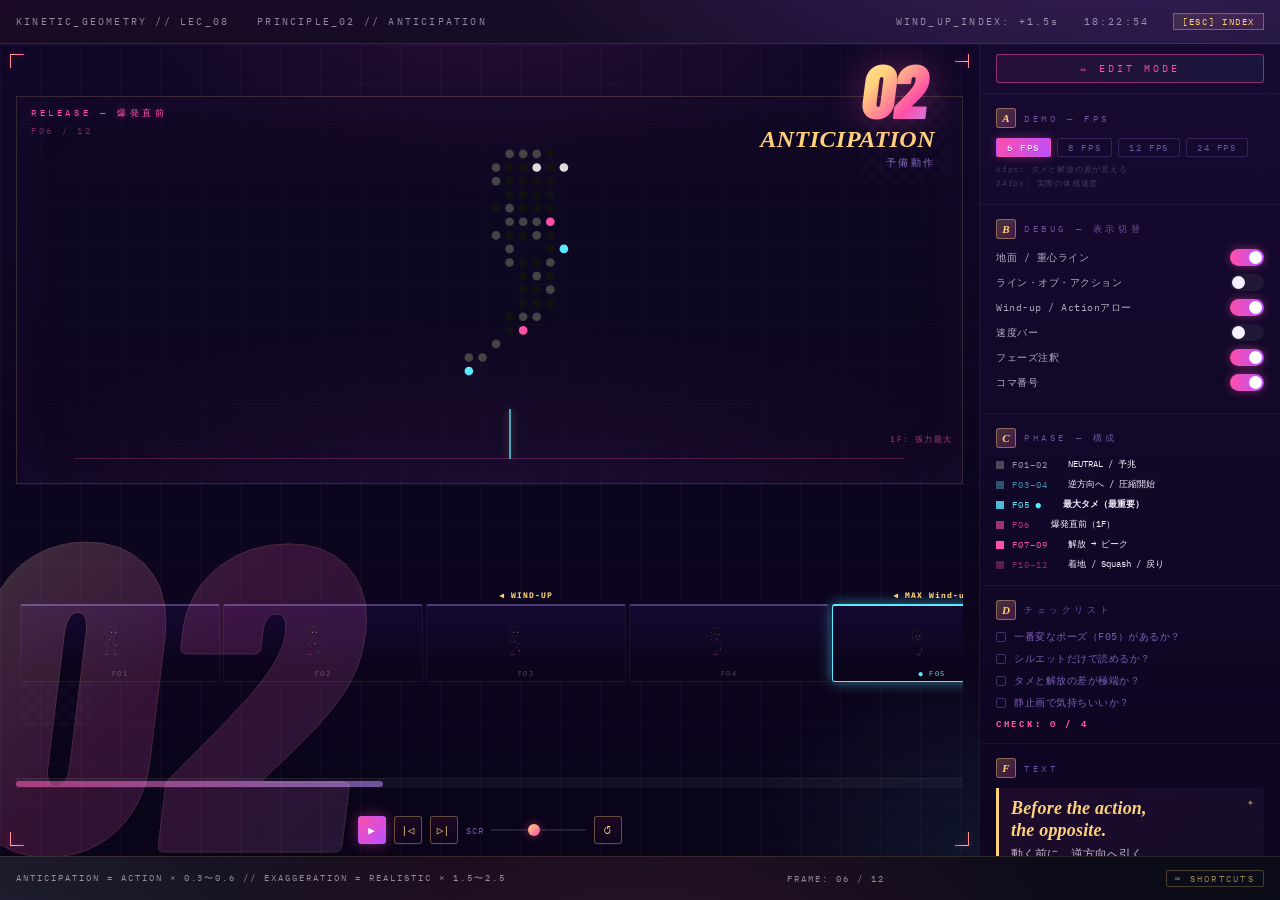
<file: 02-anticipation.html>
<!DOCTYPE html>
<html lang="en">
<head>
<meta charset="UTF-8">
<meta name="viewport" content="width=device-width, initial-scale=1.0">
<title>KINETIC GEOMETRY — 02 ANTICIPATION</title>
<link href="https://fonts.googleapis.com/css2?family=Barlow+Condensed:ital,wght@0,700;0,900;1,900&family=IBM+Plex+Mono:wght@400;700&family=Noto+Sans+JP:wght@400;700&display=swap" rel="stylesheet">
<style>
:root{
  --acid:#FF4FA8;--neon:#5AE9FF;--grey:#9d8db3;
  --black:#0a0612;--white:#F8EFFF;--panel:#150927;
  --border:rgba(255,79,168,0.15);
  --mono:'IBM Plex Mono',monospace;
  --disp:'Barlow Condensed',sans-serif;
  --jp:'Noto Sans JP',sans-serif;
}
*{margin:0;padding:0;box-sizing:border-box;}
html,body{width:100%;height:100%;background:var(--black);color:var(--white);font-family:var(--mono);overflow:hidden;}
body::after{content:'';position:fixed;inset:0;background-image:radial-gradient(rgba(0,0,0,0.3) 1px,transparent 1px);background-size:4px 4px;pointer-events:none;z-index:9998;opacity:0.6;}

#app{display:grid;grid-template-rows:44px 1fr 44px;grid-template-columns:1fr 300px;height:100vh;}
#topbar{grid-column:1/-1;border-bottom:1px solid var(--border);display:flex;align-items:center;justify-content:space-between;padding:0 16px;font-size:10px;color:rgba(255,79,168,0.5);letter-spacing:0.25em;}
#main{position:relative;overflow:hidden;background:var(--black);border-right:1px solid var(--border);}
.stage-grid{position:absolute;inset:0;pointer-events:none;background-image:linear-gradient(rgba(255,79,168,0.03) 1px,transparent 1px),linear-gradient(90deg,rgba(255,79,168,0.03) 1px,transparent 1px);background-size:40px 40px;}
.stage-bignum{position:absolute;bottom:-40px;left:-10px;font-family:var(--disp);font-weight:900;font-style:italic;font-size:clamp(180px,28vw,380px);color:rgba(255,255,255,0.07);letter-spacing:-0.05em;line-height:1;pointer-events:none;}
.checker{position:absolute;background-image:repeating-conic-gradient(rgba(255,79,168,0.05) 0% 25%,transparent 0% 50%);background-size:16px 16px;pointer-events:none;}
.corner{position:absolute;width:14px;height:14px;pointer-events:none;}
.corner::before,.corner::after{content:'';position:absolute;background:var(--acid);}
.corner::before{width:100%;height:1px;} .corner::after{width:1px;height:100%;}
.corner.tl{top:10px;left:10px;} .corner.tr{top:10px;right:10px;transform:scaleX(-1);}
.corner.bl{bottom:10px;left:10px;transform:scaleY(-1);} .corner.br{bottom:10px;right:10px;transform:scale(-1);}
.po{position:absolute;top:6px;right:44px;text-align:right;pointer-events:none;z-index:3;}
.po-num{font-family:var(--disp);font-weight:900;font-style:italic;font-size:clamp(40px,6vw,80px);color:var(--acid);line-height:1;letter-spacing:-0.03em;transition:color 0.2s;}
/* EDITモード中はグレーに */
#main.editing-mode .po-num{color:rgba(136,136,136,0.5);}
#main.editing-mode .stage-bignum{color:rgba(136,136,136,0.05);}
#main.editing-mode .po-en,
#main.editing-mode .po-jp{display:none;}
.po-en{font-family:var(--disp);font-weight:900;font-style:italic;font-size:clamp(12px,2vw,20px);color:var(--white);line-height:1;}
.po-jp{font-family:var(--jp);font-size:10px;color:var(--grey);margin-top:3px;}

#strip-area{position:absolute;top:52px;bottom:68px;left:16px;right:16px;display:flex;flex-direction:column;gap:8px;}
#anim-view{flex:0 0 auto;height:56%;position:relative;display:flex;align-items:center;justify-content:center;border:1px solid rgba(255,79,168,0.1);background:rgba(255,255,255,0.01);overflow:hidden;}

/* ライン・オブ・アクション表示 */
#loa-svg{position:absolute;inset:0;width:100%;height:100%;pointer-events:none;display:none;z-index:5;overflow:visible;}
#loa-svg.show{display:block;}

#phase-label{position:absolute;top:10px;left:14px;font-size:9px;letter-spacing:0.4em;pointer-events:none;}
#frame-label{position:absolute;top:28px;left:14px;font-size:9px;color:rgba(255,79,168,0.4);letter-spacing:0.3em;pointer-events:none;}
#ground-line{position:absolute;bottom:24px;left:6%;right:6%;height:1px;background:rgba(255,79,168,0.25);pointer-events:none;display:none;}
#ground-line.show{display:block;}
/* 重心線 */
#cog-line{position:absolute;bottom:24px;width:2px;background:rgba(90,233,255,0.6);pointer-events:none;display:none;transition:left 0.1s;}
#cog-line.show{display:block;}

#windup-arrow{position:absolute;pointer-events:none;display:none;font-family:var(--disp);font-weight:900;font-style:italic;color:rgba(90,233,255,0.9);text-shadow:0 0 16px rgba(90,233,255,0.5);}
#windup-arrow.show{display:block;}

/* ACTION方向アロー */
#action-arrow{position:absolute;pointer-events:none;display:none;font-family:var(--disp);font-weight:900;font-style:italic;color:rgba(255,79,168,0.85);text-shadow:0 0 16px rgba(255,79,168,0.4);}
#action-arrow.show{display:block;}

/* シルエットチェックオーバーレイ */
#silhouette-overlay{position:absolute;inset:0;pointer-events:none;display:none;mix-blend-mode:multiply;}
#silhouette-overlay.show{display:block;}

#vel-bar-wrap{position:absolute;bottom:32px;left:8%;right:8%;display:none;pointer-events:none;}
#vel-bar-wrap.show{display:block;}
#vel-bar{height:3px;border-radius:2px;background:linear-gradient(to right,rgba(255,79,168,0),rgba(255,79,168,0.85));transition:width 0.08s;}
#vel-lbl{font-size:8px;color:rgba(255,79,168,0.5);letter-spacing:0.2em;margin-top:3px;}
#dot-svg-wrap{position:relative;display:flex;align-items:center;justify-content:center;width:100%;height:100%;}

/* フェーズ注釈 */
#phase-note{position:absolute;bottom:36px;right:10px;font-size:8px;letter-spacing:0.15em;line-height:1.8;text-align:right;pointer-events:none;opacity:0;transition:opacity 0.3s;}
#phase-note.show{opacity:1;}

#strip-wrapper{
  flex:1; min-height:0;
  position:relative;
  display:flex; flex-direction:column;
  overflow:hidden;
}
#frame-strip{
  flex:1; min-height:0;
  display:flex; align-items:center;
  gap:3px;
  overflow-x:scroll; overflow-y:visible;
  padding:20px 4px 4px 4px;
  scroll-behavior:auto;
  /* ネイティブスクロールバーは非表示にしてカスタムに置き換え */
  scrollbar-width:none;
}
#frame-strip::-webkit-scrollbar{display:none;}

/* カスタムスクロールバー */
#strip-scrollbar{
  height:10px; background:rgba(255,255,255,0.04);
  position:relative; flex-shrink:0;
  border-top:1px solid rgba(255,255,255,0.05);
  cursor:default;
}
#strip-thumb{
  position:absolute; top:2px; height:6px;
  background:rgba(255,79,168,0.4); border-radius:3px;
  cursor:grab; transition:background 0.15s;
  min-width:24px;
}
#strip-thumb:hover{background:rgba(255,79,168,0.7);}
#strip-thumb:active{cursor:grabbing;background:var(--acid);}
/* 左右リサイズハンドル */
#strip-thumb::before,#strip-thumb::after{
  content:'';
  position:absolute; top:0; bottom:0;
  width:8px; cursor:ew-resize;
  background:rgba(255,79,168,0.0);
}
#strip-thumb::before{left:-2px;}
#strip-thumb::after{right:-2px;}
.fc{flex-shrink:0;position:relative;border:1px solid rgba(255,255,255,0.06);background:#0d0620;cursor:pointer;transition:border-color 0.15s;display:flex;flex-direction:column;align-items:center;overflow:hidden;}
.fc:hover{border-color:rgba(255,79,168,0.3);}
.fc.active{border-color:var(--acid);box-shadow:0 0 8px rgba(255,79,168,0.2);}
.fc.ph-idle  {border-top:2px solid rgba(136,136,136,0.4);}
.fc.ph-prep  {border-top:2px solid rgba(136,136,136,0.25);}
.fc.ph-windup{border-top:2px solid rgba(90,233,255,0.7);}
.fc.ph-action{border-top:2px solid rgba(255,79,168,0.9);}
.fc.ph-settle{border-top:2px solid rgba(255,79,168,0.35);}
.fc.star{box-shadow:0 0 12px rgba(90,233,255,0.4);border-color:var(--neon)!important;}
.fc-num{font-size:7px;color:rgba(255,255,255,0.3);letter-spacing:0.2em;flex-shrink:0;position:absolute;bottom:3px;left:0;right:0;text-align:center;}
.fc.active .fc-num{color:var(--acid);}
.fc.star .fc-num{color:var(--neon);}

/* 各セル外側上部のフェーズマーカー（枠の上） */
.fc-marker{position:absolute;top:-16px;left:0;right:0;text-align:center;font-family:var(--mono);font-weight:400;font-style:normal;font-size:8px;letter-spacing:0.15em;pointer-events:none;white-space:nowrap;z-index:5;}
.fc-marker.wu{color:rgba(90,233,255,0.85);}
.fc-marker.ac{color:rgba(255,79,168,0.85);}
.fc-marker.empty{visibility:hidden;}

/* セル外マーカー分の上余白を確保 */
#frame-strip{padding-top:20px;overflow-y:visible;}
.fc{overflow:visible;}

#playbar{position:absolute;bottom:12px;left:50%;transform:translateX(-50%);display:flex;gap:8px;align-items:center;z-index:50;}
.pb{width:28px;height:28px;border:1px solid rgba(255,79,168,0.4);background:rgba(0,0,0,0.7);color:var(--acid);font-size:11px;cursor:pointer;display:flex;align-items:center;justify-content:center;transition:all 0.15s;user-select:none;}
.pb:hover{background:rgba(255,79,168,0.1);}
.pb.active{background:rgba(255,79,168,0.15);border-color:var(--acid);}
.sw{width:120px;display:flex;align-items:center;gap:6px;}
.sl{font-size:9px;color:rgba(255,79,168,0.4);letter-spacing:0.15em;white-space:nowrap;}
input[type=range]{-webkit-appearance:none;width:100%;height:2px;background:rgba(255,255,255,0.1);outline:none;cursor:pointer;}
input[type=range]::-webkit-slider-thumb{-webkit-appearance:none;width:12px;height:12px;border-radius:50%;background:var(--acid);cursor:pointer;}

#side{display:flex;flex-direction:column;overflow-y:auto;background:var(--panel);}
#side::-webkit-scrollbar{width:2px;}
#side::-webkit-scrollbar-thumb{background:var(--acid);}
.sp{border-bottom:1px solid rgba(255,255,255,0.05);padding:14px 16px;flex-shrink:0;}
.spl{font-size:9px;letter-spacing:0.4em;color:rgba(255,79,168,0.4);margin-bottom:10px;display:flex;align-items:center;gap:8px;}
.spl .lt{font-size:11px;font-weight:700;color:var(--acid);background:rgba(255,79,168,0.1);width:20px;height:20px;display:inline-flex;align-items:center;justify-content:center;letter-spacing:0;flex-shrink:0;}
.tr{display:flex;align-items:center;justify-content:space-between;margin-bottom:8px;font-size:10px;color:rgba(255,255,255,0.6);letter-spacing:0.05em;}
.tg{width:34px;height:17px;background:rgba(255,255,255,0.1);border-radius:9px;position:relative;cursor:pointer;transition:background 0.2s;flex-shrink:0;}
.tg.on{background:var(--acid);}
.tg::after{content:'';position:absolute;width:13px;height:13px;border-radius:50%;background:var(--white);top:2px;left:2px;transition:left 0.2s;}
.tg.on::after{left:19px;background:var(--black);}
.fpr{display:flex;gap:6px;flex-wrap:wrap;margin-bottom:4px;}
.fp{font-size:9px;letter-spacing:0.15em;padding:3px 10px;border:1px solid;cursor:pointer;transition:all 0.15s;user-select:none;}
.fp.on{background:var(--acid);border-color:var(--acid);color:var(--black);}
.fp.off{border-color:rgba(255,255,255,0.15);color:rgba(255,255,255,0.4);}
.db{background:rgba(255,79,168,0.04);border-left:3px solid var(--acid);padding:10px 12px;margin-bottom:8px;}
.de{font-family:var(--disp);font-weight:700;font-style:italic;font-size:15px;color:var(--white);line-height:1.2;}
.dj{font-family:var(--jp);font-size:11px;color:var(--grey);margin-top:4px;line-height:1.6;}
.dc{margin-top:8px;font-size:10px;color:rgba(255,255,255,0.45);letter-spacing:0.06em;line-height:1.8;border-top:1px solid rgba(255,255,255,0.06);padding-top:8px;}

/* チェックリスト */
.check-item{display:flex;align-items:flex-start;gap:8px;margin-bottom:8px;font-size:10px;letter-spacing:0.05em;cursor:pointer;color:rgba(255,255,255,0.6);transition:color 0.15s;}
.check-item.checked{color:var(--acid);}
.check-item.checked span{text-decoration:line-through;text-decoration-color:rgba(255,79,168,0.5);}
.check-dot{width:10px;height:10px;border:1px solid rgba(255,255,255,0.3);flex-shrink:0;margin-top:2px;transition:all 0.15s;position:relative;}
.check-item.checked .check-dot{background:var(--acid);border-color:var(--acid);}
.check-item.checked .check-dot::after{content:'✓';position:absolute;top:-3px;left:1px;font-size:11px;color:var(--black);font-weight:700;line-height:1;}
.check-progress{margin-top:8px;font-size:9px;color:var(--acid);letter-spacing:0.25em;font-weight:700;}
.check-progress.complete{color:var(--neon);text-shadow:0 0 8px rgba(90,233,255,0.5);}

#bottombar{grid-column:1/-1;border-top:1px solid var(--border);display:flex;align-items:center;justify-content:space-between;padding:0 16px;font-size:9px;color:rgba(255,79,168,0.3);letter-spacing:0.18em;}

/* ── ショートカットモーダル ── */
#shortcut-modal{
  display:none;position:fixed;inset:0;z-index:9000;
  background:rgba(0,0,0,0.85);
  align-items:center;justify-content:center;
}
#shortcut-modal.open{display:flex;}
#shortcut-box{
  background:#150927;border:1px solid var(--acid);
  width:min(540px,92vw);max-height:80vh;overflow-y:auto;
  padding:0;
}
#shortcut-box::-webkit-scrollbar{width:2px;}
#shortcut-box::-webkit-scrollbar-thumb{background:var(--acid);}
.sc-header{
  display:flex;align-items:center;justify-content:space-between;
  padding:12px 18px;border-bottom:1px solid var(--border);
  font-size:10px;letter-spacing:0.4em;color:var(--acid);
}
.sc-close{cursor:pointer;color:var(--grey);font-size:18px;line-height:1;padding:0 4px;}
.sc-close:hover{color:var(--white);}
.sc-section{padding:12px 18px;border-bottom:1px solid rgba(255,255,255,0.05);}
.sc-section-lbl{font-size:8px;color:rgba(255,79,168,0.4);letter-spacing:0.4em;margin-bottom:10px;}
.sc-row{
  display:grid;grid-template-columns:1fr 1fr auto;
  align-items:center;gap:8px;margin-bottom:8px;font-size:10px;
}
.sc-desc{color:rgba(255,255,255,0.6);letter-spacing:0.05em;}
.sc-key-wrap{display:flex;align-items:center;gap:4px;}
.sc-key{
  background:#1f1235;border:1px solid rgba(255,255,255,0.2);
  color:var(--white);font-family:var(--mono);font-size:9px;
  padding:2px 7px;min-width:28px;text-align:center;letter-spacing:0.05em;
  cursor:pointer;transition:border-color 0.15s;user-select:none;
}
.sc-key:hover{border-color:var(--acid);color:var(--acid);}
.sc-key.recording{border-color:var(--neon);color:var(--neon);animation:blink 0.4s steps(1) infinite;}
@keyframes blink{0%,100%{opacity:1;}50%{opacity:0.3;}}
.sc-edit-btn{
  font-size:8px;color:rgba(255,255,255,0.25);letter-spacing:0.15em;
  cursor:pointer;padding:2px 6px;border:1px solid rgba(255,255,255,0.1);
  transition:all 0.15s;background:transparent;font-family:var(--mono);
}
.sc-edit-btn:hover{border-color:var(--acid);color:var(--acid);}
.sc-edit-btn.active{border-color:var(--neon);color:var(--neon);}
.sc-note{font-size:8px;color:rgba(255,255,255,0.2);letter-spacing:0.1em;margin-top:8px;line-height:1.7;}

/* ショートカットを開くボタン（bottombar内） */
#sc-open-btn{
  cursor:pointer;color:rgba(255,79,168,0.4);font-size:9px;letter-spacing:0.2em;
  padding:2px 8px;border:1px solid rgba(255,79,168,0.2);transition:all 0.15s;
}
#sc-open-btn:hover{color:var(--acid);border-color:var(--acid);}
#edit-toggle.active{background:var(--acid);color:var(--black);font-weight:700;}
.swatch{width:100%;aspect-ratio:1;cursor:pointer;border:2px solid rgba(255,255,255,0.1);transition:all 0.15s;display:flex;align-items:center;justify-content:center;font-family:var(--mono);font-size:14px;color:rgba(255,255,255,0.4);}
.swatch:hover{border-color:rgba(255,79,168,0.5);transform:scale(1.05);}
.swatch.active{border:2px solid var(--acid)!important;box-shadow:0 0 0 1px var(--acid),0 0 8px rgba(255,79,168,0.4);}
.swatch-eraser{background:repeating-linear-gradient(45deg,#222,#222 4px,#444 4px,#444 8px);grid-column:span 1;}
.swatch-eraser.active{background:repeating-linear-gradient(45deg,#333,#333 4px,#555 4px,#555 8px);}
.sw-key{font-family:var(--mono);font-size:8px;color:rgba(255,255,255,0.5);position:absolute;bottom:3px;right:4px;line-height:1;pointer-events:none;}
.swatch{position:relative;}

.ed-btn{background:transparent;border:1px solid rgba(255,79,168,0.3);color:var(--acid);font-family:var(--mono);font-size:9px;letter-spacing:0.15em;padding:7px 8px;cursor:pointer;transition:all 0.15s;text-align:center;}
.ed-btn:hover{background:rgba(255,79,168,0.1);border-color:var(--acid);}

/* ── 原画/動画マーカー ── */
.fc-key-marker{
  position:absolute; top:0; left:0; right:0;
  height:3px; pointer-events:none;
  transition:background 0.15s;
}
.fc-key-marker.key-frame{background:var(--acid);}     /* 原画：緑 */
.fc-key-marker.in-between{background:rgba(136,136,136,0.6);} /* 動画：グレー */

/* マーカーセットボタン（EDIT時にセルに出る小さなドット） */
.fc-mark-btn{
  position:absolute; bottom:18px; right:3px;
  width:8px; height:8px; border-radius:50%;
  border:1px solid rgba(255,255,255,0.2);
  background:transparent; cursor:pointer;
  display:none; z-index:10;
  transition:all 0.15s;
}
.fc-mark-btn:hover{border-color:var(--acid);background:rgba(255,79,168,0.2);}
.fc.key-frame   > .fc-mark-btn{background:var(--acid);border-color:var(--acid);}
.fc.in-between  > .fc-mark-btn{background:rgba(136,136,136,0.6);border-color:rgba(136,136,136,0.6);}
#frame-strip.editing .fc-mark-btn{display:block;}

/* ドラッグ並び替え */
.fc.drag-over{border-color:var(--neon)!important;background:rgba(90,233,255,0.05);}
.fc.dragging{opacity:0.4;cursor:grabbing;}
#frame-strip.editing .fc{cursor:default;}  /* デフォルトはポインター（クリック選択） */

/* コピーボタンのステート */
.ed-btn.copy-active{
  background:rgba(255,79,168,0.15);
  border-color:var(--acid);
  color:var(--acid);
}

/* EDIT中アロー非表示（CSSで制御） */
#main.editing-mode .fc-marker{visibility:hidden;}
#dot-svg .edit-grid{stroke:rgba(255,79,168,0.08);stroke-width:0.2;fill:none;}
#dot-svg .edit-grid-cell{fill:transparent;stroke:rgba(255,255,255,0.04);stroke-width:0.15;cursor:crosshair;}
#dot-svg .edit-grid-cell:hover{fill:rgba(255,79,168,0.15);}
#dot-svg .edit-ground-line{stroke:rgba(255,79,168,0.3);stroke-width:0.4;stroke-dasharray:1.5 1;}

/* 編集モード時のメインビュー */
#anim-view.editing{border-color:var(--acid);box-shadow:inset 0 0 0 1px rgba(255,79,168,0.3);}
#anim-view.editing #dot-svg{height:92%;}

/* 編集モード時のフレームストリップを目立たせる */
#frame-strip.editing .fc{cursor:pointer;}
#frame-strip.editing .fc.active{box-shadow:0 0 0 1px var(--neon),0 0 12px rgba(90,233,255,0.4);border-color:var(--neon);}

/* ═══════════════════════════════════════════════════════════════
   ✦ STAGE OVERLAY — VTuber idol / variety-show luxe redesign ✦
   ═══════════════════════════════════════════════════════════════ */
@import url('https://fonts.googleapis.com/css2?family=Cormorant+Garamond:ital,wght@0,500;0,700;1,500;1,700&family=Noto+Serif+JP:wght@400;600;800&display=swap');

:root{
  --rouge:#FF4FA8;
  --rouge-deep:#C9248A;
  --ice:#5AE9FF;
  --gold:#FFD27A;
  --lavender:#B58EFF;
  --plum:#3a1259;
  --orn:'Cormorant Garamond',serif;
  --jp-serif:'Noto Serif JP',serif;
}

html,body{
  background:
    radial-gradient(ellipse 85% 60% at 88% -12%, rgba(184,80,255,0.28), transparent 60%),
    radial-gradient(ellipse 70% 60% at -8% 110%, rgba(90,233,255,0.14), transparent 65%),
    radial-gradient(ellipse 60% 50% at 50% 110%, rgba(255,79,168,0.12), transparent 60%),
    linear-gradient(180deg, #0c061d 0%, #07030f 100%) !important;
  background-attachment:fixed;
  color:#F8EFFF;
}
body::after{
  content:'';position:fixed;inset:0;pointer-events:none;z-index:9998;opacity:0.9;
  mix-blend-mode:screen;
  background-image:
    radial-gradient(1px 1px at 20% 30%, rgba(255,255,255,0.22), transparent 50%),
    radial-gradient(1px 1px at 72% 78%, rgba(255,210,122,0.22), transparent 50%),
    radial-gradient(1px 1px at 42% 64%, rgba(181,142,255,0.22), transparent 50%),
    radial-gradient(1px 1px at 88% 18%, rgba(90,233,255,0.22), transparent 50%),
    radial-gradient(1px 1px at 10% 80%, rgba(255,79,168,0.18), transparent 50%);
  background-size:300px 300px,220px 220px,180px 180px,260px 260px,340px 340px;
}

#topbar, #bottombar{
  background:linear-gradient(90deg, rgba(255,79,168,0.06), rgba(90,233,255,0.04));
  border-color:rgba(255,210,122,0.12) !important;
  color:rgba(248,239,255,0.55) !important;
  letter-spacing:0.22em;
}
#topbar a{
  background:linear-gradient(135deg, rgba(255,210,122,0.1), rgba(255,79,168,0.1));
  border-color:rgba(255,210,122,0.35) !important;
  color:var(--gold) !important;
}
#topbar a:hover{
  background:linear-gradient(135deg, rgba(255,210,122,0.25), rgba(255,79,168,0.25)) !important;
}

#main{
  background:
    radial-gradient(ellipse 65% 50% at 50% -12%, rgba(255,79,168,0.12), transparent 60%),
    radial-gradient(ellipse 40% 40% at 100% 100%, rgba(90,233,255,0.08), transparent 60%),
    linear-gradient(180deg, #100728 0%, #0a0418 100%) !important;
  border-right:1px solid rgba(255,210,122,0.08) !important;
}
#side{
  background:linear-gradient(180deg, #160a30 0%, #0d0521 100%) !important;
}
.stage-grid{
  background-image:
    linear-gradient(rgba(181,142,255,0.04) 1px,transparent 1px),
    linear-gradient(90deg,rgba(181,142,255,0.04) 1px,transparent 1px) !important;
}

/* Corner ornaments — gold→pink crosses with soft glow */
.corner::before, .corner::after{
  background:linear-gradient(90deg, var(--gold), var(--rouge)) !important;
  box-shadow:0 0 6px rgba(255,79,168,0.5);
}

/* Big principle number — gold/pink gradient text */
.po-num{
  background-image:linear-gradient(135deg, #FFE9B0 0%, #FFD27A 30%, #FF4FA8 70%, #B58EFF 100%) !important;
  -webkit-background-clip:text !important;background-clip:text !important;
  -webkit-text-fill-color:transparent !important;
  color:transparent !important;
  filter:drop-shadow(0 0 18px rgba(255,79,168,0.35));
  display:inline-block;
  padding-right:0.14em !important;   /* イタリックの右はみ出しが縦線で切れるのを防ぐ */
}
.po-en{
  font-family:var(--orn) !important;
  font-style:italic !important;
  font-weight:700 !important;
  color:var(--gold) !important;
  letter-spacing:0.02em !important;
  font-size:clamp(14px,2.2vw,24px) !important;
}
.po-jp{
  font-family:var(--jp-serif) !important;
  color:rgba(181,142,255,0.7) !important;
  letter-spacing:0.22em !important;
  margin-top:5px !important;
}
.stage-bignum{
  font-family:var(--disp) !important;   /* 右上の数字(po-num)と同じフォントに */
  font-style:italic !important;
  font-weight:900 !important;
  font-size:clamp(240px,34vw,480px) !important;
  left:-40px !important;
  z-index:6 !important;                  /* 不透明なストリップ/ボトムバーに覆われて切れないよう前面へ */
  mix-blend-mode:screen;                 /* 重なっても下のUIを潰さず透過発光 */
  background-image:linear-gradient(135deg, rgba(255,233,176,0.22) 0%, rgba(255,79,168,0.17) 48%, rgba(181,142,255,0.13) 100%) !important;
  -webkit-background-clip:text !important;background-clip:text !important;
  -webkit-text-fill-color:transparent !important;
  color:transparent !important;
  -webkit-text-stroke:1px rgba(255,210,122,0.10);
  letter-spacing:0.01em !important;      /* 1 と 2 の重なりを解消 */
  padding-right:0.12em !important;       /* イタリックの右はみ出しが縦線で切れるのを防ぐ */
}
#main.editing-mode .stage-bignum{
  background-image:linear-gradient(135deg, rgba(157,141,179,0.12) 0%, rgba(157,141,179,0.06) 100%) !important;
  -webkit-text-stroke:1px rgba(157,141,179,0.07) !important;
}

/* Anim-view: refined frame with corner accents */
#anim-view{
  border:1px solid rgba(255,210,122,0.16) !important;
  background:
    radial-gradient(ellipse 80% 60% at 50% 100%, rgba(184,80,255,0.06), transparent 70%),
    rgba(15,8,30,0.4) !important;
  box-shadow:inset 0 0 60px rgba(184,80,255,0.05);
}
#anim-view.editing{
  border-color:var(--rouge) !important;
  box-shadow:inset 0 0 0 1px rgba(255,79,168,0.35), inset 0 0 80px rgba(255,79,168,0.08) !important;
}
#phase-label{
  color:var(--rouge) !important;
  font-family:var(--mono);
  text-shadow:0 0 8px rgba(255,79,168,0.4);
}
#anim-view.editing #phase-label{
  color:var(--ice) !important;
  text-shadow:0 0 8px rgba(90,233,255,0.5);
}

/* Frame strip cells — luxe dark slate */
.fc{
  background:linear-gradient(180deg, #150830 0%, #0a0418 100%) !important;
  border:1px solid rgba(181,142,255,0.08) !important;
  border-radius:3px !important;
}
.fc:hover{ border-color:rgba(255,79,168,0.35) !important; }
.fc.active{
  border-color:var(--rouge) !important;
  box-shadow:0 0 14px rgba(255,79,168,0.35), inset 0 0 12px rgba(255,79,168,0.06) !important;
}

/* Side panel sections */
.sp{
  border-bottom:1px solid rgba(181,142,255,0.08) !important;
}
.spl{
  font-family:var(--mono);
  color:rgba(181,142,255,0.55) !important;
  letter-spacing:0.4em;
}
.spl .lt{
  background:linear-gradient(135deg, rgba(255,210,122,0.22), rgba(255,79,168,0.22)) !important;
  color:var(--gold) !important;
  border:1px solid rgba(255,210,122,0.4);
  border-radius:3px !important;
  font-family:var(--orn) !important;
  font-style:italic !important;
  font-weight:700 !important;
}

/* Toggle pill ON: pink gradient + glow */
.tg{ background:rgba(255,255,255,0.06) !important; }
.tg.on{
  background:linear-gradient(90deg, var(--rouge), #B850FF) !important;
  box-shadow:0 0 10px rgba(255,79,168,0.45);
}
.tg.on::after{ background:#fff !important; }

/* FP chip ON: gradient with sparkle */
.fp.on{
  background:linear-gradient(135deg, var(--rouge) 0%, #B850FF 100%) !important;
  border-color:transparent !important;
  color:#fff !important;
  text-shadow:0 1px 0 rgba(0,0,0,0.25);
  box-shadow:0 0 10px rgba(255,79,168,0.35);
}
.fp.off{
  border-color:rgba(181,142,255,0.2) !important;
  color:rgba(181,142,255,0.55) !important;
}
.fp{ border-radius:2px; letter-spacing:0.18em !important; }

/* Quote / display box */
.db{
  background:linear-gradient(135deg, rgba(255,79,168,0.07) 0%, rgba(90,233,255,0.04) 100%) !important;
  border-left:3px solid var(--gold) !important;
  border-radius:0 4px 4px 0;
  position:relative;
}
.db::after{
  content:'✦';
  position:absolute;top:6px;right:10px;
  color:rgba(255,210,122,0.55);
  font-size:12px;
  pointer-events:none;
}
.de{
  font-family:var(--orn) !important;
  font-style:italic !important;
  font-weight:700 !important;
  color:var(--gold) !important;
  font-size:18px !important;
  letter-spacing:0.01em !important;
  line-height:1.2 !important;
}
.dj{
  font-family:var(--jp-serif) !important;
  color:rgba(248,239,255,0.75) !important;
  font-size:11.5px !important;
}
.dc{ color:rgba(181,142,255,0.6) !important; }
.dc span{ color:var(--ice) !important; text-shadow:0 0 6px rgba(90,233,255,0.4); }

/* Check dots */
.check-item{ color:rgba(181,142,255,0.65) !important; }
.check-item.checked{ color:var(--gold) !important; }
.check-item.checked span{ text-decoration-color:rgba(255,210,122,0.5) !important; }
.check-item.checked .check-dot{
  background:linear-gradient(135deg, var(--gold), var(--rouge)) !important;
  border-color:transparent !important;
}
.check-item.checked .check-dot::after{ color:#0a0612 !important; }
.check-dot{ border-radius:2px; border-color:rgba(181,142,255,0.3) !important; }
.check-progress{
  color:var(--rouge) !important;
  font-family:var(--mono);
  letter-spacing:0.3em;
}
.check-progress.complete{
  color:var(--ice) !important;
  text-shadow:0 0 12px rgba(90,233,255,0.6);
}

/* EDIT toggle button — flagship */
#edit-toggle{
  background:linear-gradient(135deg, rgba(255,79,168,0.08), rgba(90,233,255,0.06)) !important;
  border:1px solid rgba(255,79,168,0.5) !important;
  color:var(--rouge) !important;
  font-family:var(--mono) !important;
  border-radius:3px;
  position:relative;
  overflow:hidden;
  transition:background 0.18s, border-color 0.18s, box-shadow 0.18s !important;
}
#edit-toggle::before{
  content:'';
  position:absolute;inset:0;
  background:linear-gradient(120deg, transparent 30%, rgba(255,210,122,0.18) 50%, transparent 70%);
  transform:translateX(-100%);
  transition:transform 0.6s;
}
#edit-toggle:hover::before{ transform:translateX(100%); }
#edit-toggle.active{
  background:linear-gradient(135deg, var(--rouge), #B850FF) !important;
  color:#0a0612 !important;
  border-color:transparent !important;
  box-shadow:0 0 24px rgba(255,79,168,0.5), inset 0 1px 0 rgba(255,255,255,0.3);
}

/* Ed button — refined */
.ed-btn{
  background:linear-gradient(180deg, rgba(255,79,168,0.06), rgba(255,79,168,0.02)) !important;
  border:1px solid rgba(255,79,168,0.3) !important;
  color:var(--rouge) !important;
  border-radius:2px;
}
.ed-btn:hover{
  background:linear-gradient(180deg, rgba(255,79,168,0.16), rgba(255,79,168,0.08)) !important;
  box-shadow:0 0 8px rgba(255,79,168,0.25);
}
.ed-btn.copy-active{
  background:linear-gradient(135deg, var(--rouge), #B850FF) !important;
  color:#0a0612 !important;
  border-color:transparent !important;
}

/* Playbar buttons */
.pb{
  background:linear-gradient(180deg, rgba(255,79,168,0.08), rgba(255,79,168,0.02)) !important;
  border:1px solid rgba(255,210,122,0.35) !important;
  color:var(--gold) !important;
  border-radius:3px;
  backdrop-filter:blur(4px);
}
.pb:hover{
  background:linear-gradient(180deg, rgba(255,210,122,0.18), rgba(255,79,168,0.08)) !important;
}
.pb.active{
  background:linear-gradient(135deg, var(--rouge), #B850FF) !important;
  color:#fff !important;
  border-color:transparent !important;
  box-shadow:0 0 14px rgba(255,79,168,0.4);
}

/* Range slider thumb — gold→pink */
input[type=range]::-webkit-slider-thumb{
  background:linear-gradient(135deg, var(--gold), var(--rouge)) !important;
  box-shadow:0 0 8px rgba(255,79,168,0.5);
}
.sl{ color:rgba(181,142,255,0.6) !important; }

/* Strip thumb */
#strip-thumb{
  background:linear-gradient(90deg, var(--rouge), var(--lavender)) !important;
  opacity:0.55;
}
#strip-thumb:hover{ opacity:0.9; }
#strip-thumb:active{ opacity:1; background:linear-gradient(90deg, var(--rouge), var(--ice)) !important; }

/* Shortcut modal — refined card */
#shortcut-box{
  background:linear-gradient(180deg, #170a30 0%, #0c051f 100%) !important;
  border:1px solid rgba(255,210,122,0.4) !important;
  border-radius:6px;
  box-shadow:0 20px 60px rgba(0,0,0,0.6), 0 0 80px rgba(184,80,255,0.15);
}
.sc-header{
  color:var(--gold) !important;
  font-family:var(--mono);
  background:linear-gradient(90deg, rgba(255,210,122,0.08), transparent);
}
.sc-section-lbl{ color:rgba(181,142,255,0.55) !important; }
.sc-desc{ color:rgba(248,239,255,0.7) !important; }
.sc-key{
  background:linear-gradient(180deg, #2a1748, #1a0d2e) !important;
  border:1px solid rgba(181,142,255,0.3) !important;
  border-radius:3px;
  font-family:var(--mono);
}
.sc-key:hover{ border-color:var(--rouge) !important; color:var(--rouge) !important; }
.sc-key.recording{ border-color:var(--ice) !important; color:var(--ice) !important; }

/* Open-shortcut chip */
#sc-open-btn{
  color:rgba(255,210,122,0.6) !important;
  border-color:rgba(255,210,122,0.25) !important;
  border-radius:2px;
  letter-spacing:0.25em;
}
#sc-open-btn:hover{
  color:var(--gold) !important;
  border-color:var(--gold) !important;
  background:rgba(255,210,122,0.08);
}

/* Frame markers (KEY / IN-BETWEEN top border) */
.fc.is-key{ border-top:2px solid var(--rouge) !important; }
.fc.is-inbet{ border-top:2px solid rgba(181,142,255,0.45) !important; }
.fc.is-key .fc-num{ color:rgba(255,79,168,0.85) !important; }
.fc.active .fc-num{ color:var(--gold) !important; }
.fc-marker{
  color:rgba(255,210,122,0.85) !important;
  font-family:var(--mono);
  font-weight:700 !important;
  letter-spacing:0.12em !important;
}
.fc.editing-now{
  box-shadow:0 0 0 1px var(--ice), 0 0 16px rgba(90,233,255,0.45) !important;
  border-color:var(--ice) !important;
}
.fc-edit-btn{
  background:linear-gradient(135deg, rgba(90,233,255,0.18), rgba(184,80,255,0.18)) !important;
  border:1px solid rgba(90,233,255,0.5) !important;
}
.fc.is-key .fc-edit-btn:hover{
  background:linear-gradient(135deg, var(--ice), var(--lavender)) !important;
}

/* 02-anticipation phase color override on frame strip */
.fc.ph-windup{ border-top:2px solid var(--gold) !important; }
.fc.ph-action{ border-top:2px solid var(--rouge) !important; }
.fc.ph-settle{ border-top:2px solid rgba(255,79,168,0.45) !important; }
.fc.ph-idle, .fc.ph-prep{ border-top:2px solid rgba(181,142,255,0.4) !important; }
.fc.star{
  box-shadow:0 0 14px rgba(90,233,255,0.5) !important;
  border-color:var(--ice) !important;
}
.fc.star .fc-num{ color:var(--ice) !important; }
.fc-marker.wu{ color:var(--gold) !important; }
.fc-marker.ac{ color:var(--rouge) !important; }

/* Color marker beneath frame strip cell (02) */
.fc-key-marker.key-frame{ background:var(--rouge) !important; box-shadow:0 0 6px rgba(255,79,168,0.5); }
.fc-key-marker.in-between{ background:rgba(181,142,255,0.6) !important; }

/* Stage HUD (12) */
#stage-hud{ color:rgba(181,142,255,0.55) !important; }
#stage-hud span{ color:var(--gold) !important; }
#edit-hint{ color:rgba(90,233,255,0.65) !important; }
#frame-label{ color:rgba(255,79,168,0.45) !important; }

/* Live data rows (12) */
.dk{ color:rgba(181,142,255,0.55) !important; }
.dv{ color:var(--gold) !important; }
.dv.neon{ color:var(--ice) !important; text-shadow:0 0 6px rgba(90,233,255,0.4); }
.data-row{ border-bottom-color:rgba(181,142,255,0.08) !important; }

/* Joint chips legend (12) */
.joint-dot.near{ background:var(--rouge) !important; }
.joint-dot.far{ background:var(--ice) !important; }
.joint-dot.center{ background:var(--gold) !important; }

/* Key-list (12) */
.key-list-item{ border-color:rgba(255,79,168,0.18) !important; color:rgba(255,79,168,0.7) !important; }
.key-list-item:hover{ border-color:var(--rouge) !important; color:var(--rouge) !important; }
.key-list-item.editing-this{
  border-color:var(--ice) !important;
  color:var(--ice) !important;
  background:rgba(90,233,255,0.07) !important;
}

/* Sub-textareas (import JSON) */
textarea{
  background:#0d0620 !important;
  border:1px solid rgba(255,79,168,0.22) !important;
  color:var(--ice) !important;
  border-radius:3px;
  font-family:var(--mono);
}

/* Palette swatches (02 only) */
.swatch{ border-radius:3px !important; border-color:rgba(181,142,255,0.18) !important; }
.swatch.active{
  border:2px solid var(--rouge) !important;
  box-shadow:0 0 0 1px var(--rouge), 0 0 12px rgba(255,79,168,0.5) !important;
}

/* Velocity bar / cog (02) */
#vel-bar{
  background:linear-gradient(to right, rgba(255,79,168,0), rgba(255,79,168,0.9)) !important;
  box-shadow:0 0 8px rgba(255,79,168,0.4);
}
#vel-lbl{ color:rgba(255,210,122,0.6) !important; }
#cog-line{ box-shadow:0 0 8px rgba(255,210,122,0.4); }

/* Checker repeating swatch */
.checker{
  background-image:repeating-conic-gradient(rgba(181,142,255,0.05) 0% 25%, transparent 0% 50%) !important;
  opacity:0.6;
}

/* Side scrollbar */
#side::-webkit-scrollbar-thumb{ background:var(--rouge) !important; }

/* Subtle global text fix */
.tr{ color:rgba(248,239,255,0.7) !important; }


/* ─── Banner sample animations (APPLY section) ─── */
.ba{
  position:relative;
  background:linear-gradient(180deg, rgba(255,79,168,0.05), rgba(184,80,255,0.02));
  border:1px solid rgba(255,210,122,0.16);
  border-radius:3px;
  padding:8px 10px;
  margin-bottom:6px;
  overflow:hidden;
}
.ba-lbl{
  font-size:8px;color:rgba(255,210,122,0.75);letter-spacing:0.22em;
  font-family:var(--mono);margin-bottom:5px;display:flex;justify-content:space-between;align-items:center;
}
.ba-lbl em{font-family:var(--orn);font-style:italic;font-weight:700;font-size:11px;color:rgba(255,79,168,0.8);letter-spacing:0;}
.ba-jp{font-family:var(--jp-serif);font-size:10px;color:rgba(248,239,255,0.65);margin-bottom:6px;letter-spacing:0.04em;}
.ba-stage{
  position:relative;height:46px;
  background:radial-gradient(ellipse at 50% 100%, rgba(184,80,255,0.18), transparent 70%), rgba(0,0,0,0.32);
  border-radius:2px;
  display:flex;align-items:flex-end;justify-content:center;
  overflow:hidden;
  padding-bottom:6px;
}
.ba-stage::after{
  content:'';position:absolute;left:0;right:0;bottom:5px;height:1px;
  background:linear-gradient(90deg, transparent, rgba(255,210,122,0.35), transparent);
}

/* 1) Button anticipation */
.ba-btn{
  position:relative;
  width:62px;height:22px;border-radius:11px;
  background:linear-gradient(135deg, #FF4FA8, #B850FF);
  display:flex;align-items:center;justify-content:center;
  color:#fff;font-size:8px;letter-spacing:0.22em;font-family:var(--mono);
  box-shadow:0 0 14px rgba(255,79,168,0.5);
  animation:ba-btn 2.6s ease-in-out infinite;
  margin-bottom:2px;
}
@keyframes ba-btn{
  0%, 26% { transform:scale(1) translateY(0); }
  38% { transform:scale(1.16) translateY(-2px); }   /* anticipation */
  50% { transform:scale(0.82) translateY(3px); }    /* action: press */
  62% { transform:scale(1.06) translateY(0); }      /* overshoot */
  74%, 100% { transform:scale(1) translateY(0); }   /* settle */
}

/* 2) Door pull-back */
.ba-door{position:relative;width:84px;height:34px;background:linear-gradient(135deg, #FFD27A, #FF4FA8);overflow:hidden;border-radius:2px;box-shadow:inset 0 0 0 1px rgba(255,255,255,0.15);}
.ba-door-L,.ba-door-R{position:absolute;top:0;bottom:0;width:50%;background:linear-gradient(180deg, #1a0c2e, #0a0418);}
.ba-door-L{left:0;border-right:1px solid rgba(255,210,122,0.35);animation:ba-door-L 2.6s ease-in-out infinite;}
.ba-door-R{right:0;border-left:1px solid rgba(255,210,122,0.35);animation:ba-door-R 2.6s ease-in-out infinite;}
@keyframes ba-door-L{
  0%, 22% { transform:translateX(0); }
  36% { transform:translateX(10%); }
  58%, 88% { transform:translateX(-110%); }
  100% { transform:translateX(0); }
}
@keyframes ba-door-R{
  0%, 22% { transform:translateX(0); }
  36% { transform:translateX(-10%); }
  58%, 88% { transform:translateX(110%); }
  100% { transform:translateX(0); }
}

/* 3) Jump: crouch → leap → squash → settle */
.ba-jumper{
  width:22px;height:30px;border-radius:4px;
  background:linear-gradient(180deg, #5AE9FF, #FF4FA8);
  transform-origin:bottom center;
  box-shadow:0 0 14px rgba(90,233,255,0.45);
  animation:ba-jump 2.6s ease-in-out infinite;
}
@keyframes ba-jump{
  0%, 22% { transform:translateY(0) scaleY(1) scaleX(1); }
  38% { transform:translateY(0) scaleY(0.55) scaleX(1.15); }   /* crouch */
  52% { transform:translateY(-22px) scaleY(1.18) scaleX(0.88); } /* leap */
  68% { transform:translateY(0) scaleY(0.82) scaleX(1.1); }     /* squash */
  82%, 100% { transform:translateY(0) scaleY(1) scaleX(1); }    /* settle */
}

/* 4) Delete bloat→pop */
.ba-del{
  width:30px;height:30px;border-radius:50%;
  background:radial-gradient(circle at 30% 30%, #FFD27A, #FF4FA8 70%, #B850FF);
  box-shadow:0 0 14px rgba(255,79,168,0.5);
  animation:ba-del 2.6s ease-in-out infinite;
  margin-bottom:2px;
}
@keyframes ba-del{
  0%, 18% { transform:scale(1); opacity:1; }
  34% { transform:scale(1.28) rotate(-6deg); opacity:1; }   /* anticipation */
  55% { transform:scale(0) rotate(20deg); opacity:0; }      /* poof */
  82%, 100% { transform:scale(0); opacity:0; }
}

/* ─ 12-pose-to-pose: I APPLY key-pose banners ─ */
.ba-keystrip{
  display:flex;gap:4px;align-items:flex-end;justify-content:center;height:34px;
}
.ba-ks-cell{
  width:14px;height:24px;border-radius:2px;
  background:linear-gradient(180deg, rgba(255,79,168,0.25), rgba(255,79,168,0.05));
  border:1px solid rgba(255,79,168,0.3);
  position:relative;
}
.ba-ks-cell.key{
  background:linear-gradient(180deg, #FFD27A, #FF4FA8);
  border-color:transparent;
  box-shadow:0 0 10px rgba(255,79,168,0.5);
  height:30px;
}
.ba-ks-cell.cur{ outline:2px solid var(--ice); outline-offset:1px; }
@keyframes ba-step-3{
  0%, 24% { transform:translateY(0); }
  25%, 49% { transform:translateY(-3px); }
  50%, 74% { transform:translateY(0); }
  75%, 99% { transform:translateY(-3px); }
}

/* "見せ場で止める" — camera framing */
.ba-cam{position:relative;width:110px;height:30px;background:linear-gradient(135deg, #2a124a, #0e0820);border-radius:2px;overflow:hidden;border:1px solid rgba(255,210,122,0.3);}
.ba-cam-hero{
  position:absolute;top:5px;width:18px;height:20px;border-radius:3px;
  background:linear-gradient(135deg, var(--gold), var(--rouge));
  box-shadow:0 0 10px rgba(255,210,122,0.6);
  animation:ba-cam 3.2s steps(1, end) infinite;
}
@keyframes ba-cam{
  0%, 12% { left:0; }
  18%, 30% { left:25px; }
  36%, 70% { left:50px; transform:scale(1.15); }   /* HERO SHOT — paused */
  76%, 88% { left:75px; transform:scale(1); }
  94%, 100% { left:90px; }
}

/* "感情の節目" — face dots */
.ba-emote{display:flex;gap:6px;align-items:center;justify-content:center;}
.ba-emote-dot{
  width:18px;height:18px;border-radius:50%;
  background:linear-gradient(135deg, var(--rouge), #B850FF);
  position:relative;
  animation:ba-emote 2.8s ease-in-out infinite;
}
.ba-emote-dot::before,.ba-emote-dot::after{
  content:'';position:absolute;top:6px;width:2px;height:3px;
  background:#fff;border-radius:1px;
}
.ba-emote-dot::before{ left:4px; }
.ba-emote-dot::after{ right:4px; }
.ba-emote-dot:nth-child(2){animation-delay:0.7s;}
.ba-emote-dot:nth-child(3){animation-delay:1.4s;}
@keyframes ba-emote{
  0%, 25% { transform:scale(1) rotate(0); filter:hue-rotate(0deg) brightness(1); }
  35% { transform:scale(1.25) rotate(-8deg); filter:hue-rotate(40deg) brightness(1.3); }
  55%, 100% { transform:scale(1) rotate(0); filter:hue-rotate(0deg) brightness(1); }
}

/* "補間は省略" — staccato bullet appear */
.ba-bullets{display:flex;flex-direction:column;gap:3px;align-items:flex-start;justify-content:center;width:100%;padding:0 14px;}
.ba-bullet{
  height:5px;border-radius:1px;
  background:linear-gradient(90deg, var(--gold), var(--rouge));
  opacity:0;
  animation:ba-bullet 2.4s steps(1, end) infinite;
}
.ba-bullet:nth-child(1){ width:60%; animation-delay:0s; }
.ba-bullet:nth-child(2){ width:80%; animation-delay:0.4s; }
.ba-bullet:nth-child(3){ width:45%; animation-delay:0.8s; }
@keyframes ba-bullet{
  0%, 99% { opacity:1; }
  100% { opacity:0; }
}

/* === END STAGE OVERLAY === */

</style>
</head>
<body>
<div id="app">
<div id="topbar">
  <div style="display:flex;gap:28px;"><span>KINETIC_GEOMETRY // LEC_08</span><span>PRINCIPLE_02 // ANTICIPATION</span></div>
  <div style="display:flex;gap:24px;align-items:center;"><span>WIND_UP_INDEX: +1.5s</span><span id="clock">00:00:00</span><a href="index.html" style="color:rgba(255,79,168,0.5);text-decoration:none;border:1px solid rgba(255,79,168,0.25);padding:2px 8px;letter-spacing:0.18em;font-size:9px;transition:all 0.15s;" onmouseover="this.style.background='rgba(255,79,168,0.15)'" onmouseout="this.style.background=''">[ESC] INDEX</a></div>
</div>

<div id="main">
  <div class="stage-grid"></div>
  <div class="stage-bignum">02</div>
  <div class="checker" style="right:3%;top:6%;width:90px;height:90px;"></div>
  <div class="checker" style="left:2%;bottom:16%;width:70px;height:70px;opacity:0.4;"></div>
  <div class="corner tl"></div><div class="corner tr"></div>
  <div class="corner bl"></div><div class="corner br"></div>
  <div class="po">
    <div class="po-num">02</div>
    <div class="po-en">ANTICIPATION</div>
    <div class="po-jp">予備動作</div>
  </div>

  <div id="strip-area">
    <div id="anim-view">
      <svg id="loa-svg"></svg>
      <div id="phase-label"></div>
      <div id="frame-label"></div>
      <div id="ground-line"></div>
      <div id="cog-line" style="height:60px;"></div>
      <div id="vel-bar-wrap"><div id="vel-bar" style="width:0%"></div><div id="vel-lbl">SPD: 0.0x</div></div>
      <div id="phase-note"></div>
      <div id="dot-svg-wrap">
        <svg id="dot-svg" viewBox="0 0 256 100" style="height:88%;width:auto;image-rendering:pixelated;"></svg>
      </div>
    </div>
    <div id="strip-wrapper">
      <div id="frame-strip"></div>
      <div id="strip-scrollbar">
        <div id="strip-thumb"></div>
      </div>
    </div>
  </div>

  <div id="playbar">
    <div class="pb active" id="btn-play" onclick="togglePlay()">▶</div>
    <div class="pb" onclick="stepFrame(-1)">|◁</div>
    <div class="pb" onclick="stepFrame(1)">▷|</div>
    <div class="sw"><span class="sl">SCR</span><input type="range" id="scrubber" min="0" max="11" value="0" oninput="scrubTo(this.value)"></div>
    <div class="pb" onclick="resetPlay()">↺</div>
  </div>
</div>

<div id="side">
  <!-- モード切替 -->
  <div class="sp" style="padding:10px 16px;">
    <button id="edit-toggle" onclick="toggleEditMode()" style="width:100%;background:transparent;border:1px solid var(--acid);color:var(--acid);font-family:var(--mono);font-size:10px;letter-spacing:0.3em;padding:7px 10px;cursor:pointer;transition:all 0.15s;">
      ✏ EDIT MODE
    </button>
  </div>

  <!-- ═══════ 表示モード（A〜G） ═══════ -->
  <div id="view-mode">
  <div class="sp">
    <div class="spl"><span class="lt">A</span>DEMO — FPS</div>
    <div class="fpr">
      <div class="fp on"  id="fps-6"  onclick="setFps(6)">6 FPS</div>
      <div class="fp off" id="fps-8"  onclick="setFps(8)">8 FPS</div>
      <div class="fp off" id="fps-12" onclick="setFps(12)">12 FPS</div>
      <div class="fp off" id="fps-24" onclick="setFps(24)">24 FPS</div>
    </div>
    <div style="font-size:8px;color:rgba(255,255,255,0.2);margin-top:6px;letter-spacing:0.1em;line-height:1.7;">6fps: タメと解放の差が見える<br>24fps: 実際の体感速度</div>
  </div>

  <div class="sp">
    <div class="spl"><span class="lt">B</span>DEBUG — 表示切替</div>
    <div class="tr"><span>地面 / 重心ライン</span><div class="tg on" id="tog-ground" onclick="togF('ground')"></div></div>
    <div class="tr"><span>ライン・オブ・アクション</span><div class="tg" id="tog-loa" onclick="togF('loa')"></div></div>
    <div class="tr"><span>Wind-up / Actionアロー</span><div class="tg on" id="tog-arrow" onclick="togF('arrow')"></div></div>
    <div class="tr"><span>速度バー</span><div class="tg" id="tog-vel" onclick="togF('vel')"></div></div>
    <div class="tr"><span>フェーズ注釈</span><div class="tg on" id="tog-note" onclick="togF('note')"></div></div>
    <div class="tr"><span>コマ番号</span><div class="tg on" id="tog-fnum" onclick="togF('fnum')"></div></div>
  </div>

  <div class="sp">
    <div class="spl"><span class="lt">C</span>PHASE — 構成</div>
    <div style="display:flex;flex-direction:column;gap:7px;">
      <div style="display:flex;align-items:center;gap:8px;font-size:9px;"><div style="width:8px;height:8px;background:rgba(136,136,136,0.5);flex-shrink:0;"></div><span style="color:var(--grey);letter-spacing:0.1em;">F01–02</span>&nbsp;<span>NEUTRAL / 予兆</span></div>
      <div style="display:flex;align-items:center;gap:8px;font-size:9px;"><div style="width:8px;height:8px;background:rgba(90,233,255,0.35);flex-shrink:0;"></div><span style="color:rgba(90,233,255,0.6);letter-spacing:0.1em;">F03–04</span>&nbsp;<span>逆方向へ / 圧縮開始</span></div>
      <div style="display:flex;align-items:center;gap:8px;font-size:9px;"><div style="width:8px;height:8px;background:rgba(90,233,255,0.8);flex-shrink:0;"></div><span style="color:var(--neon);letter-spacing:0.1em;">F05 ●</span>&nbsp;<span style="font-weight:700;">最大タメ（最重要）</span></div>
      <div style="display:flex;align-items:center;gap:8px;font-size:9px;"><div style="width:8px;height:8px;background:rgba(255,79,168,0.6);flex-shrink:0;"></div><span style="color:rgba(255,79,168,0.7);letter-spacing:0.1em;">F06</span>&nbsp;<span>爆発直前（1F）</span></div>
      <div style="display:flex;align-items:center;gap:8px;font-size:9px;"><div style="width:8px;height:8px;background:var(--acid);flex-shrink:0;"></div><span style="color:var(--acid);letter-spacing:0.1em;">F07–09</span>&nbsp;<span>解放 → ピーク</span></div>
      <div style="display:flex;align-items:center;gap:8px;font-size:9px;"><div style="width:8px;height:8px;background:rgba(255,79,168,0.3);flex-shrink:0;"></div><span style="color:rgba(255,79,168,0.5);letter-spacing:0.1em;">F10–12</span>&nbsp;<span>着地 / Squash / 戻り</span></div>
    </div>
  </div>

  <div class="sp">
    <div class="spl"><span class="lt">D</span>チェックリスト</div>
    <div class="check-item" onclick="toggleCheck(this)"><div class="check-dot"></div><span>一番変なポーズ（F05）があるか？</span></div>
    <div class="check-item" onclick="toggleCheck(this)"><div class="check-dot"></div><span>シルエットだけで読めるか？</span></div>
    <div class="check-item" onclick="toggleCheck(this)"><div class="check-dot"></div><span>タメと解放の差が極端か？</span></div>
    <div class="check-item" onclick="toggleCheck(this)"><div class="check-dot"></div><span>静止画で気持ちいいか？</span></div>
    <div class="check-progress" id="check-progress">CHECK: 0 / 4</div>
  </div>

  <div class="sp">
    <div class="spl"><span class="lt">F</span>TEXT</div>
    <div class="db">
      <div class="de">Before the action,<br>the opposite.</div>
      <div class="dj">動く前に、逆方向へ引く。</div>
      <div class="dc">
        タメと解放のコントラスト差 ＝ 気持ちよさ。<br>
        Anticipation = action_distance × 0.3〜0.6<br>
        Exaggeration = realistic × 1.5〜2.5<br><br>
        <span style="color:var(--neon);">「やりすぎてから戻す」</span>
      </div>
    </div>
  </div>

  <div class="sp">
    <div class="spl"><span class="lt">G</span>APPLY — 応用サンプル</div>

    <div class="ba">
      <div class="ba-lbl"><span>BUTTON</span><em>swell &amp; press</em></div>
      <div class="ba-jp">押す前に膨らんで → 凹む</div>
      <div class="ba-stage"><div class="ba-btn">TAP</div></div>
    </div>

    <div class="ba">
      <div class="ba-lbl"><span>DOOR / CURTAIN</span><em>pull · open</em></div>
      <div class="ba-jp">開く前に一瞬引く</div>
      <div class="ba-stage">
        <div class="ba-door"><div class="ba-door-L"></div><div class="ba-door-R"></div></div>
      </div>
    </div>

    <div class="ba">
      <div class="ba-lbl"><span>JUMP</span><em>crouch · leap</em></div>
      <div class="ba-jp">膝を曲げてから跳ぶ</div>
      <div class="ba-stage" style="align-items:flex-end;padding-bottom:8px;"><div class="ba-jumper"></div></div>
    </div>

    <div class="ba">
      <div class="ba-lbl"><span>DELETE</span><em>bloat · poof</em></div>
      <div class="ba-jp">消える前に小さくふくらむ</div>
      <div class="ba-stage" style="align-items:center;padding:0;"><div class="ba-del"></div></div>
    </div>
  </div>
  </div><!-- /view-mode -->

  <!-- ═══════ 編集モード ═══════ -->
  <div id="edit-mode" style="display:none;">

    <div class="sp">
      <div class="spl" style="justify-content:space-between;">
        <span><span class="lt">P</span>PALETTE</span>
        <span onclick="openShortcuts()" style="font-size:8px;color:rgba(255,79,168,0.5);letter-spacing:0.2em;padding:2px 8px;border:1px solid rgba(255,79,168,0.2);cursor:pointer;transition:all 0.15s;" onmouseover="this.style.color='var(--acid)';this.style.borderColor='var(--acid)'" onmouseout="this.style.color='rgba(255,79,168,0.5)';this.style.borderColor='rgba(255,79,168,0.2)'">⌨ SHORTCUTS</span>
      </div>
      <div id="palette-row" style="display:grid;grid-template-columns:repeat(4,1fr);gap:6px;">
        <div class="swatch active" data-color="K" onclick="selectColor(this)" style="background:#111;"><span class="sw-key" id="swk-K">A</span></div>
        <div class="swatch" data-color="S" onclick="selectColor(this)" style="background:#444;"><span class="sw-key" id="swk-S">S</span></div>
        <div class="swatch" data-color="L" onclick="selectColor(this)" style="background:#888;"><span class="sw-key" id="swk-L">D</span></div>
        <div class="swatch" data-color="W" onclick="selectColor(this)" style="background:#DDD;"><span class="sw-key" id="swk-W" style="color:#444;">F</span></div>
        <div class="swatch" data-color="A" onclick="selectColor(this)" style="background:#FF4FA8;"><span class="sw-key" id="swk-A" style="color:#000;">G</span></div>
        <div class="swatch" data-color="Y" onclick="selectColor(this)" style="background:#5AE9FF;"><span class="sw-key" id="swk-Y" style="color:#000;">H</span></div>
        <div class="swatch swatch-eraser" data-color="_" onclick="selectColor(this)"><span class="sw-key" id="swk-_">X</span></div>
      </div>
    </div>

    <div class="sp">
      <div class="spl"><span class="lt">B</span>BRUSH — 筆サイズ</div>
      <div class="fpr">
        <div class="fp on"  id="brush-1" onclick="setBrush(1)">1px</div>
        <div class="fp off" id="brush-2" onclick="setBrush(2)">2px</div>
        <div class="fp off" id="brush-3" onclick="setBrush(3)">3px</div>
      </div>
    </div>

    <div class="sp">
      <div class="spl"><span class="lt">F</span>FRAME — 編集中</div>
      <div id="edit-frame-info" style="font-size:14px;color:var(--acid);font-family:var(--disp);font-weight:900;font-style:italic;letter-spacing:0.05em;">F01</div>
      <div style="font-size:9px;color:rgba(255,255,255,0.4);letter-spacing:0.1em;margin-top:4px;line-height:1.7;">
        下のストリップで編集対象を切替
      </div>
      <div style="display:flex;gap:6px;margin-top:10px;">
        <button class="ed-btn" id="copy-btn" onclick="doCopy()" style="flex:1;">COPY<br><span style="font-size:8px;opacity:0.5;letter-spacing:0.1em;">Ctrl+C</span></button>
        <button class="ed-btn" id="paste-btn" onclick="doPaste()" style="flex:1;opacity:0.4;">PASTE<br><span style="font-size:8px;opacity:0.5;letter-spacing:0.1em;">Ctrl+V</span></button>
        <button class="ed-btn" onclick="clearFrameNoConfirm()" style="flex:1;color:#FF6B6B;border-color:rgba(255,107,107,0.4);">CLEAR<br><span style="font-size:8px;opacity:0.5;letter-spacing:0.1em;">Backspace</span></button>
      </div>
      <div style="display:flex;gap:6px;margin-top:6px;">
        <button class="ed-btn" onclick="undo()" style="flex:1;">↶ UNDO<br><span style="font-size:8px;opacity:0.5;letter-spacing:0.1em;">Ctrl+Z</span></button>
        <button class="ed-btn" onclick="redo()" style="flex:1;">↷ REDO<br><span style="font-size:8px;opacity:0.5;letter-spacing:0.1em;">Ctrl+⇧Z</span></button>
      </div>
    </div>

    <div class="sp">
      <div class="spl"><span class="lt">G</span>GRID — 表示</div>
      <div class="tr"><span>マス目グリッド</span><div class="tg on" id="tog-edgrid" onclick="togEditGrid()"></div></div>
      <div class="tr"><span>地面ライン</span><div class="tg on" id="tog-edground" onclick="togEditGround()"></div></div>
      <div style="height:1px;background:rgba(255,255,255,0.06);margin:8px 0;"></div>
      <div style="font-size:9px;color:rgba(255,79,168,0.4);letter-spacing:0.3em;margin-bottom:8px;">FRAME MARKER</div>
      <div style="font-size:9px;color:rgba(255,255,255,0.5);letter-spacing:0.08em;line-height:1.9;margin-bottom:8px;">
        コマ右下の ● をクリックで<br>
        原画 / 動画 / なし を切替
      </div>
      <div style="display:flex;gap:8px;align-items:center;font-size:9px;">
        <div style="width:24px;height:3px;background:var(--acid);border-radius:1px;"></div>
        <span style="color:rgba(255,255,255,0.5);">原画（KEY）</span>
      </div>
      <div style="display:flex;gap:8px;align-items:center;font-size:9px;margin-top:4px;">
        <div style="width:24px;height:3px;background:rgba(136,136,136,0.6);border-radius:1px;"></div>
        <span style="color:rgba(255,255,255,0.5);">動画（IN-BETWEEN）</span>
      </div>
    </div>

    <div class="sp">
      <div class="spl"><span class="lt">E</span>EXPORT — 出力</div>
      <button class="ed-btn" onclick="exportJSON()" style="width:100%;margin-bottom:6px;">📋 JSON出力（コピペ用）<span style="float:right;opacity:0.4;font-size:8px;">Ctrl+S</span></button>
      <button class="ed-btn" onclick="exportPNG()" style="width:100%;margin-bottom:6px;">🖼 現フレームPNG<span style="float:right;opacity:0.4;font-size:8px;">Ctrl+Shift+S</span></button>
      <button class="ed-btn" onclick="exportAllPNG()" style="width:100%;">📦 全12コマPNG<span style="float:right;opacity:0.4;font-size:8px;">Ctrl+Shift+Alt+S</span></button>
    </div>

    <div class="sp">
      <div class="spl"><span class="lt">I</span>IMPORT — 読込</div>
      <textarea id="json-paste" placeholder="ここにJSON貼付してから [APPLY] を押す..." style="width:100%;height:80px;background:#0d0620;border:1px solid rgba(255,79,168,0.2);color:var(--acid);font-family:var(--mono);font-size:9px;padding:6px;resize:vertical;letter-spacing:0.05em;"></textarea>
      <button class="ed-btn" onclick="importJSON()" style="width:100%;margin-top:6px;color:var(--neon);border-color:rgba(90,233,255,0.4);">⤴ APPLY</button>
    </div>

  </div><!-- /edit-mode -->

</div>

<!-- ショートカットモーダル -->
<div id="shortcut-modal">
  <div id="shortcut-box">
    <div class="sc-header">
      ⌨ SHORTCUT KEYS
      <span class="sc-close" onclick="closeShortcuts()">✕</span>
    </div>

    <div class="sc-section">
      <div class="sc-section-lbl">// TOOL SELECTION — 色選択</div>
      <div id="sc-list-tools"></div>
    </div>

    <div class="sc-section">
      <div class="sc-section-lbl">// BRUSH — 筆サイズ</div>
      <div id="sc-list-brush"></div>
    </div>

    <div class="sc-section">
      <div class="sc-section-lbl">// PLAYBACK — 再生</div>
      <div id="sc-list-play"></div>
    </div>

    <div class="sc-section">
      <div class="sc-section-lbl">// EDIT — 編集</div>
      <div id="sc-list-edit"></div>
    </div>

    <div class="sc-section">
      <div class="sc-section-lbl">// EXPORT — 出力</div>
      <div id="sc-list-export"></div>
    </div>

    <div class="sc-section" style="border:none;">
      <div class="sc-note">
        [EDIT] ボタンをクリック → キーを押す → 割り当て完了<br>
        Ctrl/Shift/Alt の組み合わせは現在非対応（単キーのみ）
      </div>
    </div>
  </div>
</div>

<div id="bottombar">
  <span>ANTICIPATION = ACTION × 0.3〜0.6 // EXAGGERATION = REALISTIC × 1.5〜2.5</span>
  <span id="bot-frame">FRAME: 01 / 12</span>
  <span id="sc-open-btn" onclick="openShortcuts()">⌨ SHORTCUTS</span>
</div>
</div>

<script>
// ── グリッド定数 ──
const GW=64,GH=25,CS=4,DR=1.6;
const C={
  _:null,K:'#111',W:'#DDD',S:'#444',
  A:'#FF4FA8',Y:'#5AE9FF',G:'#666',L:'#888'
};
const pf=rows=>rows.map(r=>[...Array(GW)].map((_,i)=>C[r[i]||' ']||null));

// ══════════════════════════════════════
// フレームデータ（設計書準拠・ライン・オブ・アクション意識）
// ラインは左→右移動、進行方向は右
// タメ：Cカーブ（左後方に縮む）
// 解放：逆Cカーブ（右上方に伸びる）
// ══════════════════════════════════════

// F01: ニュートラル（直立・重心安定）
const F01=pf([
  '                                                                ',
  '                                                                ',
  '                                                                ',
  '                         SSSS                                   ',
  '                        S  KKS                                  ',
  '                        S K KS                                  ',
  '                        SKKWKW                                  ',
  '                        SKKKKS                                  ',
  '                         SSSS                                   ',
  '                          KK                                    ',
  '                          LKK                                   ',
  '                         LKKK                                   ',
  '                        LKKKS                                   ',
  '                         AKKKY                                  ',
  '                         KKKK                                   ',
  '                         K  S                                   ',
  '                        KS  KS                                  ',
  '                        S   S                                   ',
  '                       SAA  SY                                  ',
  '                                                                ',
  '                                                                ',
  '                                                                ',
  '                                                                ',
  '                                                                ',
  '                                                                ',
]);

const F02=pf([
  '                                                                ',
  '                                                                ',
  '                                                                ',
  '                         SSS                                    ',
  '                       SKKKKK                                   ',
  '                       SKKKKK                                   ',
  '                       SKKWKW                                   ',
  '                       SKKKKK                                   ',
  '                         SSS                                    ',
  '                          KK                                    ',
  '                          KK                                    ',
  '                         SKKS                                   ',
  '                        AKKYS                                   ',
  '                           K                                    ',
  '                         KKK                                    ',
  '                         KK S                                   ',
  '                        KS  KS                                  ',
  '                        S    Y                                  ',
  '                       SAA                                      ',
  '                                                                ',
  '                                                                ',
  '                                                                ',
  '                                                                ',
  '                                                                ',
  '                                                                ',
]);

const F03=pf([
  '                                                                ',
  '                                                                ',
  '                                                                ',
  '                         SSS                                    ',
  '                       SKKK K                                   ',
  '                       SKKKKK                                   ',
  '                       SKWKW                                    ',
  '                       SKKKKK                                   ',
  '                        SSSS                                    ',
  '                          K                                     ',
  '                         SK                                     ',
  '                       ASSYK                                    ',
  '                         KKSS                                   ',
  '                           K                                    ',
  '                         KKS                                    ',
  '                         KKSS                                   ',
  '                        KS  Y                                   ',
  '                        S                                       ',
  '                       SAA                                      ',
  '                                                                ',
  '                                                                ',
  '                                                                ',
  '                                                                ',
  '                                                                ',
  '                                                                ',
]);

const F04=pf([
  '                                                                ',
  '                                                                ',
  '                                                                ',
  '                                                                ',
  '                        SSS                                     ',
  '                      SKKKKS                                    ',
  '                      SKKKKS                                    ',
  '                       KWKWK                                    ',
  '                      S KKK                                     ',
  '                       SSSS                                     ',
  '                      A  YK                                     ',
  '                       SKSSK                                    ',
  '                        KKKS                                    ',
  '                        KKKK                                    ',
  '                         KKS                                    ',
  '                         SKY                                    ',
  '                        K S                                     ',
  '                        SS                                      ',
  '                       SAA                                      ',
  '                                                                ',
  '                                                                ',
  '                                                                ',
  '                                                                ',
  '                                                                ',
  '                                                                ',
]);

const F05=pf([
  '                                                                ',
  '                                                                ',
  '                                                                ',
  '                                                                ',
  '                                                                ',
  '                      SS S                                      ',
  '                     S KKKS                                     ',
  '                     S K KS                                     ',
  '                       WKW                                      ',
  '                     A S S                                      ',
  '                      S Y                                       ',
  '                      SSKS                                      ',
  '                        KKK                                     ',
  '                        KKK                                     ',
  '                         KS                                     ',
  '                         SY                                     ',
  '                        K S                                     ',
  '                        SS                                      ',
  '                       SAA                                      ',
  '                                                                ',
  '                                                                ',
  '                                                                ',
  '                                                                ',
  '                                                                ',
  '                                                                ',
]);

const F06=pf([
  '                                                                ',
  '                                                                ',
  '                                 SSSK                           ',
  '                                SKKWKW                          ',
  '                                SKKKK                           ',
  '                                 KKKK                           ',
  '                                KSKKK                           ',
  '                                 SSSA                           ',
  '                                SKKSK                           ',
  '                                 S  KY                          ',
  '                                 SKKS                           ',
  '                                  KSK                           ',
  '                                  KKS                           ',
  '                                  KKK                           ',
  '                                 KSS                            ',
  '                                 KA                             ',
  '                                S                               ',
  '                              SS                                ',
  '                              Y                                 ',
  '                                                                ',
  '                                                                ',
  '                                                                ',
  '                                                                ',
  '                                                                ',
  '                                                                ',
]);

const F07=pf([
  '                                                                ',
  '                                          SSS                   ',
  '                                           K S                  ',
  '                                        S KW W                  ',
  '                                        SKK K                   ',
  '                                        SKKKK A                 ',
  '                                          SSSS                  ',
  '                                           KS                   ',
  '                                          SS  Y                 ',
  '                                          KKK    SS             ',
  '                                         SKKK  KSKSA            ',
  '                                         KK KKS                 ',
  '                                         K KK                   ',
  '                                        SS                      ',
  '                                       SK                       ',
  '                                     SK                         ',
  '                                    YS                          ',
  '                                                                ',
  '                                                                ',
  '                                                                ',
  '                                                                ',
  '                                                                ',
  '                                                                ',
  '                                                                ',
  '                                                                ',
]);

const F08=pf([
  '                                                                ',
  '                                                                ',
  '                                                                ',
  '                                               SSSS             ',
  '                                               K K              ',
  '                                             SKKW W             ',
  '                                             SKKKK              ',
  '                                             SKKKKK             ',
  '                                               SSS K            ',
  '                                               SKAK             ',
  '                                              SKSKKY            ',
  '                                              SKKKS             ',
  '                                              KKKK  SS          ',
  '                                              SS     A          ',
  '                                             SS                 ',
  '                                            SY                  ',
  '                                                                ',
  '                                                                ',
  '                                                                ',
  '                                                                ',
  '                                                                ',
  '                                                                ',
  '                                                                ',
  '                                                                ',
  '                                                                ',
]);

const F09=pf([
  '                                                                ',
  '                                                                ',
  '                                                                ',
  '                                                                ',
  '                                                 SSSS           ',
  '                                               S  KKK           ',
  '                                               S KKKK           ',
  '                                               SKKW W           ',
  '                                               SKKKK            ',
  '                                                 SSSK           ',
  '                                                SKK             ',
  '                                               KAKKKY           ',
  '                                               SKKK S           ',
  '                                                 KKSS           ',
  '                                                 K SS           ',
  '                                               SS KA            ',
  '                                              KYKK              ',
  '                                                                ',
  '                                                                ',
  '                                                                ',
  '                                                                ',
  '                                                                ',
  '                                                                ',
  '                                                                ',
  '                                                                ',
]);

const F10=pf([
  '                                                                ',
  '                                                                ',
  '                                                                ',
  '                                                                ',
  '                                                                ',
  '                                                   SSSS         ',
  '                                                   KK           ',
  '                                                 SK K           ',
  '                                                 S  W W         ',
  '                                                 SKKK           ',
  '                                                 K SSS          ',
  '                                               K KKKK           ',
  '                                                SKK K Y         ',
  '                                                SAKKKS          ',
  '                                                 K KK           ',
  '                                                  K             ',
  '                                                K S             ',
  '                                                SY  S           ',
  '                                                    A           ',
  '                                                                ',
  '                                                                ',
  '                                                                ',
  '                                                                ',
  '                                                                ',
  '                                                                ',
]);

const F11=pf([
  '                                                                ',
  '                                                                ',
  '                                                                ',
  '                                                                ',
  '                                                                ',
  '                                                                ',
  '                                                   KSSSS        ',
  '                                                  S K           ',
  '                                                  S             ',
  '                                                  SKKW W        ',
  '                                                 K SKK          ',
  '                                                 SKKKSS         ',
  '                                                SKK KSK         ',
  '                                                 SKKKSSY        ',
  '                                                 KAKK           ',
  '                                                  K             ',
  '                                                K S             ',
  '                                                    SS          ',
  '                                                  Y A           ',
  '                                                                ',
  '                                                                ',
  '                                                                ',
  '                                                                ',
  '                                                                ',
  '                                                                ',
]);

const F12=pf([
  '                                                                ',
  '                                                                ',
  '                                                                ',
  '                                                                ',
  '                                                                ',
  '                                                     SSS        ',
  '                                                   KKKKKK       ',
  '                                                   SK KKK       ',
  '                                                   S WKWS       ',
  '                                                   SKKKK        ',
  '                                                 K  KSSS        ',
  '                                                  SKKSK         ',
  '                                                 SK KKS         ',
  '                                                 SKKKKSY        ',
  '                                                 KAKK           ',
  '                                                  K             ',
  '                                                K S  S          ',
  '                                                   SKK          ',
  '                                                  Y   AA        ',
  '                                                                ',
  '                                                                ',
  '                                                                ',
  '                                                                ',
  '                                                                ',
  '                                                                ',
]);

const FRAMES=[F01,F02,F03,F04,F05,F06,F07,F08,F09,F10,F11,F12];

// フェーズ定義
const PHASES=[
  {label:'NEUTRAL — 待機',      color:'rgba(136,136,136,0.7)', note:'',                                     frames:[0,1]},
  {label:'COMPRESS — 圧縮開始', color:'rgba(90,233,255,0.55)', note:'Cカーブ: 逆方向へ',                   frames:[2,3]},
  {label:'WIND-UP MAX ●',       color:'rgba(90,233,255,0.95)', note:'最大タメ\n縮む + 広がる + 逆に振る', frames:[4]},
  {label:'RELEASE — 爆発直前',  color:'rgba(255,79,168,0.7)',    note:'1F: 張力最大',                        frames:[5]},
  {label:'ACTION — 解放',       color:'rgba(255,79,168,0.95)',   note:'逆Cカーブ: 伸びきり',                 frames:[6,7,8]},
  {label:'SETTLE — 着地・定着', color:'rgba(255,79,168,0.45)',   note:'Squash → 戻り',                       frames:[9,10,11]},
];
function getPhase(fi){return PHASES.find(p=>p.frames.includes(fi))||PHASES[0];}

// 重心X位置（フレームごと・左=0.2, 右=0.8）
const COG_X=[0.5,0.52,0.38,0.28,0.18,0.52,0.82,0.82,0.82,0.72,0.62,0.52];
// 速度マップ
const VEL=[0,0.05,0.2,0.4,0.0,0.9,1.0,0.85,0.6,0.35,0.15,0.05];
// LoAタイプ（'C'=タメ, 'S'=解放, null=直立）
const LOA_TYPE=[null,null,'C','C','C','S','S','S','S',null,null,null];

const state={playing:true,frame:0,fps:6,feat:{ground:true,loa:false,arrow:true,vel:false,note:true,fnum:true}};

// SVG描画
function renderDot(svgEl,fd){
  let s='';
  for(let r=0;r<GH;r++) for(let c=0;c<GW;c++){
    const col=fd[r][c];if(!col)continue;
    s+=`<circle cx="${c*CS+CS/2}" cy="${r*CS+CS/2}" r="${DR*0.8}" fill="${col}"/>`;
  }
  svgEl.innerHTML=s;
}
function renderThumb(svgEl,fd){
  let s='';
  for(let r=0;r<GH;r++) for(let c=0;c<GW;c++){
    const col=fd[r][c];if(!col)continue;
    s+=`<circle cx="${c*CS+CS/2}" cy="${r*CS+CS/2}" r="${DR*0.62}" fill="${col}"/>`;
  }
  svgEl.innerHTML=s;
}

// LoA描画
function renderLoA(fi){
  const loa=document.getElementById('loa-svg');
  if(!state.feat.loa||!LOA_TYPE[fi]){
    loa.classList.remove('show');
    loa.innerHTML='';
    return;
  }
  loa.classList.add('show');
  const view=document.getElementById('anim-view');
  const w=view.offsetWidth,h=view.offsetHeight;
  loa.setAttribute('viewBox',`0 0 ${w} ${h}`);
  loa.setAttribute('preserveAspectRatio','none');
  const type=LOA_TYPE[fi];
  let path='';
  if(type==='C'){
    path=`M${w*0.6},${h*0.15} C${w*0.18},${h*0.25} ${w*0.08},${h*0.62} ${w*0.32},${h*0.88}`;
  } else {
    path=`M${w*0.22},${h*0.88} C${w*0.72},${h*0.72} ${w*0.92},${h*0.42} ${w*0.88},${h*0.08}`;
  }
  // FUI的なミニマル記号（すべて小さく統一）
  const cx = type==='C' ? w*0.11 : w*0.89;
  const ps = 3;   // + のサイズ
  const stroke = 'rgba(170,170,170,0.55)';
  const subtle = 'rgba(170,170,170,0.4)';
  const parenChar = type==='C' ? '(' : ')';

  loa.innerHTML=`
    <path d="${path}" fill="none" stroke="${subtle}" stroke-width="1" stroke-dasharray="3 3"/>
    <!-- + 上 -->
    <line x1="${cx-ps}" y1="${h*0.45}" x2="${cx+ps}" y2="${h*0.45}" stroke="${stroke}" stroke-width="0.8"/>
    <line x1="${cx}" y1="${h*0.45-ps}" x2="${cx}" y2="${h*0.45+ps}" stroke="${stroke}" stroke-width="0.8"/>
    <!-- ( or ) -->
    <text x="${cx}" y="${h*0.515}" font-family="IBM Plex Mono,monospace" font-size="9" fill="${stroke}" text-anchor="middle">${parenChar}</text>
    <!-- + 下 -->
    <line x1="${cx-ps}" y1="${h*0.58}" x2="${cx+ps}" y2="${h*0.58}" stroke="${stroke}" stroke-width="0.8"/>
    <line x1="${cx}" y1="${h*0.58-ps}" x2="${cx}" y2="${h*0.58+ps}" stroke="${stroke}" stroke-width="0.8"/>
    <!-- ラベル -->
    <text x="${cx}" y="${h*0.65}" font-family="IBM Plex Mono,monospace" font-size="6" fill="${subtle}" text-anchor="middle" letter-spacing="1.5">LoA</text>`;
}

// ── フェーズマーカー（コマセル上に表示するアロー）──
// F03–F05: ◀ MAX WIND-UP（F05でMAX強調）
// F06: 1F爆発直前
// F07–F09: ACTION ▶
const MARKERS = [
  { type:'empty', text:'' },           // F01
  { type:'empty', text:'' },           // F02
  { type:'wu',    text:'◀ WIND-UP' }, // F03
  { type:'wu',    text:'◀ WIND-UP' }, // F04
  { type:'wu',    text:'◀ MAX Wind-up' }, // F05 ●
  { type:'wu',    text:'◀ RELEASE' },  // F06 (1F)
  { type:'ac',    text:'ACTION ▶' },   // F07
  { type:'ac',    text:'ACTION ▶' },   // F08
  { type:'ac',    text:'ACTION ▶' },   // F09
  { type:'empty', text:'' },           // F10
  { type:'empty', text:'' },           // F11
  { type:'empty', text:'' },           // F12
];

// フレームマーカー状態（'key'=原画 / 'in'=動画 / null=なし）
const frameMarkers = new Array(12).fill(null);

function buildStrip(){
  const strip=document.getElementById('frame-strip');
  strip.innerHTML='';
  const cellH=78;
  FRAMES.forEach((fd,i)=>{
    const phKey=i<2?'idle':i<4?'prep':i===4?'windup':i===5?'action':i<9?'action':'settle';
    const markerClass=frameMarkers[i]==='key'?' key-frame':frameMarkers[i]==='in'?' in-between':'';
    const cell=document.createElement('div');
    cell.className=`fc ph-${phKey}${i===4?' star':''}${markerClass}`;
    cell.style.width=`${Math.round(cellH*(GW/GH))}px`;
    cell.style.height=`${cellH}px`;
    cell.style.position='relative';
    const m=MARKERS[i];
    const prevM=i>0?MARKERS[i-1]:{type:'_first_'};
    const showMarker=m.type!=='empty'&&(i===0||m.text!==prevM.text);
    const mkClass=frameMarkers[i]==='key'?'key-frame':frameMarkers[i]==='in'?'in-between':'';
    cell.innerHTML=`
      ${showMarker?`<div class="fc-marker ${m.type}">${m.text}</div>`:''}
      <div class="fc-key-marker ${mkClass}"></div>
      <div class="fc-num">${i===4?'● ':''}F${String(i+1).padStart(2,'0')}</div>
      <div class="fc-mark-btn" title="原画/動画/なし"></div>
    `;
    const svg=document.createElementNS('http://www.w3.org/2000/svg','svg');
    svg.setAttribute('viewBox',`0 0 ${GW*CS} ${GH*CS}`);
    svg.style.cssText='position:absolute;top:14px;left:5%;width:90%;height:calc(100% - 28px);image-rendering:pixelated;';
    cell.appendChild(svg);
    renderThumb(svg,fd);
    // クリック選択
    cell.addEventListener('click',e=>{
      if(e.target.classList.contains('fc-mark-btn'))return;
      state.frame=i;state.playing=false;
      document.getElementById('btn-play').textContent='▶';
      document.getElementById('btn-play').classList.remove('active');
      document.getElementById('scrubber').value=i;
      if(typeof editor!=='undefined'&&editor.active)updateEditFrameInfo();
      updateUI();
    });
    // マーカーボタン：原画→動画→なし循環
    const markBtn=cell.querySelector('.fc-mark-btn');
    markBtn.addEventListener('click',e=>{
      e.stopPropagation();
      frameMarkers[i]=frameMarkers[i]===null?'key':frameMarkers[i]==='key'?'in':null;
      buildStrip();
      applyCellScale();
      updateScrollThumb();
    });
    // ドラッグ並び替え（EDIT中のみ）
    cell.setAttribute('draggable','true');
    cell.addEventListener('dragstart',e=>{
      if(!editor.active){e.preventDefault();return;}
      e.dataTransfer.effectAllowed='move';
      e.dataTransfer.setData('text/plain',String(i));
      cell.classList.add('dragging');
    });
    cell.addEventListener('dragend',()=>cell.classList.remove('dragging'));
    cell.addEventListener('dragover',e=>{
      if(!editor.active)return;
      e.preventDefault();
      e.dataTransfer.dropEffect='move';
      cell.classList.add('drag-over');
    });
    cell.addEventListener('dragleave',()=>cell.classList.remove('drag-over'));
    cell.addEventListener('drop',e=>{
      if(!editor.active)return;
      e.preventDefault();
      cell.classList.remove('drag-over');
      const from=parseInt(e.dataTransfer.getData('text/plain'));
      const to=i;
      if(from===to)return;
      pushHistory();
      [FRAMES[from],FRAMES[to]]=[FRAMES[to],FRAMES[from]];
      [frameMarkers[from],frameMarkers[to]]=[frameMarkers[to],frameMarkers[from]];
      state.frame=to;
      document.getElementById('scrubber').value=to;
      buildStrip();applyCellScale();updateScrollThumb();updateUI();
    });
    strip.appendChild(cell);
  });
  if(typeof cellScale!=='undefined')applyCellScale();
  else setTimeout(updateScrollThumb,50);
}


function updateUI(){
  const fi=state.frame;
  const ph=getPhase(fi);
  renderDot(document.getElementById('dot-svg'),FRAMES[fi]);
  renderLoA(fi);

  // フェーズラベル
  const phEl=document.getElementById('phase-label');
  phEl.textContent=ph.label;
  phEl.style.color=ph.color;

  // フレームラベル
  const fEl=document.getElementById('frame-label');
  if(state.feat.fnum){fEl.textContent=`F${String(fi+1).padStart(2,'0')} / 12`;fEl.style.display='';}
  else fEl.style.display='none';

  // 地面 & 重心
  document.getElementById('ground-line').classList.toggle('show',state.feat.ground);
  const cogEl=document.getElementById('cog-line');
  if(state.feat.ground){
    cogEl.classList.add('show');
    const view=document.getElementById('anim-view');
    const cogX=COG_X[fi]*view.offsetWidth;
    cogEl.style.left=`${cogX}px`;
    // 重心が支持基底（足）の外かどうかで色変化
    const isUnstable=fi>=2&&fi<=5;
    cogEl.style.background=isUnstable?'rgba(90,233,255,0.7)':'rgba(255,79,168,0.5)';
    cogEl.style.bottom='24px';
    cogEl.style.height='50px';
  } else cogEl.classList.remove('show');

  // フェーズマーカー（コマセル上）の表示/非表示
  document.querySelectorAll('.fc-marker').forEach(el => {
    el.style.display = state.feat.arrow ? '' : 'none';
  });

  // フェーズ注釈
  const noteEl=document.getElementById('phase-note');
  if(state.feat.note&&ph.note){
    noteEl.classList.add('show');
    noteEl.style.color=ph.color;
    noteEl.innerHTML=ph.note.replace('\n','<br>');
  } else noteEl.classList.remove('show');

  // 速度バー
  const vv=VEL[fi]||0;
  if(state.feat.vel){
    document.getElementById('vel-bar-wrap').classList.add('show');
    document.getElementById('vel-bar').style.width=`${vv*100}%`;
    document.getElementById('vel-lbl').textContent=`SPD: ${vv.toFixed(2)}x`;
  } else document.getElementById('vel-bar-wrap').classList.remove('show');

  // ストリップ
  document.querySelectorAll('.fc').forEach((el,i)=>el.classList.toggle('active',i===fi));
  document.getElementById('scrubber').value=fi;
  document.getElementById('bot-frame').textContent=`FRAME: ${String(fi+1).padStart(2,'0')} / 12`;
}

let lastTime=null,accumMs=0;
function loop(now){
  if(state.playing){
    if(lastTime!==null)accumMs+=now-lastTime;
    lastTime=now;
    const mspf=1000/state.fps;
    while(accumMs>=mspf){state.frame=(state.frame+1)%12;accumMs-=mspf;}
  } else lastTime=null;
  updateUI();
  requestAnimationFrame(loop);
}
requestAnimationFrame(loop);

function togglePlay(){
  state.playing=!state.playing;
  const b=document.getElementById('btn-play');
  b.textContent=state.playing?'▶':'⏸';
  b.classList.toggle('active',state.playing);
}
function stepFrame(n){
  state.playing=false;
  document.getElementById('btn-play').textContent='▶';
  document.getElementById('btn-play').classList.remove('active');
  state.frame=(state.frame+n+12)%12;
}
function resetPlay(){state.frame=0;accumMs=0;}
function scrubTo(v){state.frame=parseInt(v);}
function setFps(fps){
  state.fps=fps;accumMs=0;
  [6,8,12,24].forEach(f=>{document.getElementById(`fps-${f}`).className='fp '+(f===fps?'on':'off');});
}
function togF(key){
  state.feat[key]=!state.feat[key];
  document.getElementById(`tog-${key}`).classList.toggle('on',state.feat[key]);
}

function toggleCheck(el){
  el.classList.toggle('checked');
  const items = document.querySelectorAll('.check-item');
  let count = 0;
  items.forEach(it => { if (it.classList.contains('checked')) count++; });
  const prog = document.getElementById('check-progress');
  prog.textContent = `CHECK: ${count} / 4` + (count === 4 ? '  ✓ ALL CLEAR' : '');
  prog.classList.toggle('complete', count === 4);
}
// ══════════════════════════════════════
// エディタモード
// ══════════════════════════════════════
const editor = {
  active: false,
  color: 'K',
  brush: 1,
  showGrid: true,
  showGround: true,
  isDrawing: false,
  history: [],     // [{frameIdx, prev:[...]}]
  redoStack: [],
};

// 色キーから16進への逆引き
const COLOR_HEX = { K:'#111', S:'#444', L:'#888', W:'#DDD', A:'#FF4FA8', Y:'#5AE9FF', _:null };
const KEYS_FROM_COLOR = (c) => {
  for (const k in COLOR_HEX) if (COLOR_HEX[k] === c) return k;
  return null;
};

function toggleEditMode() {
  editor.active = !editor.active;
  const btn = document.getElementById('edit-toggle');
  const view = document.getElementById('view-mode');
  const edit = document.getElementById('edit-mode');
  const animView = document.getElementById('anim-view');
  const strip = document.getElementById('frame-strip');
  const dotSvg = document.getElementById('dot-svg');

  if (editor.active) {
    btn.textContent = '✕ EXIT EDIT MODE';
    btn.classList.add('active');
    view.style.display = 'none';
    edit.style.display = 'block';
    state.playing = false;
    document.getElementById('btn-play').textContent = '▶';
    document.getElementById('btn-play').classList.remove('active');
    animView.classList.add('editing');
    strip.classList.add('editing');
    dotSvg.classList.add('editing');
    document.getElementById('main').classList.add('editing-mode');
    updateEditFrameInfo();
  } else {
    btn.textContent = '✏ EDIT MODE';
    btn.classList.remove('active');
    view.style.display = 'block';
    edit.style.display = 'none';
    animView.classList.remove('editing');
    strip.classList.remove('editing');
    dotSvg.classList.remove('editing');
    document.getElementById('main').classList.remove('editing-mode');
  }
  updateUI();
}

function selectColor(el) {
  document.querySelectorAll('.swatch').forEach(s => s.classList.remove('active'));
  el.classList.add('active');
  editor.color = el.dataset.color;
}

function setBrush(n) {
  editor.brush = n;
  [1,2,3].forEach(b => {
    document.getElementById(`brush-${b}`).className = 'fp ' + (b===n?'on':'off');
  });
}

function togEditGrid() {
  editor.showGrid = !editor.showGrid;
  document.getElementById('tog-edgrid').classList.toggle('on', editor.showGrid);
  updateUI();
}
function togEditGround() {
  editor.showGround = !editor.showGround;
  document.getElementById('tog-edground').classList.toggle('on', editor.showGround);
  updateUI();
}

function updateEditFrameInfo() {
  const info = document.getElementById('edit-frame-info');
  if (info) info.textContent = `F${String(state.frame+1).padStart(2,'0')}`;
}

// ── 描画 ──
function paintCell(row, col) {
  const fd = FRAMES[state.frame];
  if (!fd) return;
  const newColor = editor.color === '_' ? null : COLOR_HEX[editor.color];
  const brush = editor.brush;
  const half = Math.floor(brush/2);

  for (let dy = -half; dy <= brush-1-half; dy++) {
    for (let dx = -half; dx <= brush-1-half; dx++) {
      const r = row + dy;
      const c = col + dx;
      if (r < 0 || r >= GH || c < 0 || c >= GW) continue;
      fd[r][c] = newColor;
    }
  }
}

function pushHistory() {
  // 全フレーム + frameMarkers + currentFrame をスナップショット保存
  const snapshot = {
    frames:  FRAMES.map(fd => fd.map(row => [...row])),
    markers: [...frameMarkers],
    frameIdx: state.frame,
  };
  editor.history.push(snapshot);
  if (editor.history.length > 80) editor.history.shift();
  editor.redoStack = [];
}

function restoreSnapshot(snap) {
  snap.frames.forEach((fd, i) => { FRAMES[i] = fd.map(row => [...row]); });
  snap.markers.forEach((m, i) => { frameMarkers[i] = m; });
  state.frame = snap.frameIdx;
  document.getElementById('scrubber').value = state.frame;
  if (editor.active) updateEditFrameInfo();
  buildStrip(); applyCellScale(); updateScrollThumb(); updateUI();
}

function undo() {
  if (editor.history.length === 0) return;
  // 現在状態をredoスタックへ
  const cur = {
    frames:  FRAMES.map(fd => fd.map(row => [...row])),
    markers: [...frameMarkers],
    frameIdx: state.frame,
  };
  editor.redoStack.push(cur);
  restoreSnapshot(editor.history.pop());
}
function redo() {
  if (editor.redoStack.length === 0) return;
  const cur = {
    frames:  FRAMES.map(fd => fd.map(row => [...row])),
    markers: [...frameMarkers],
    frameIdx: state.frame,
  };
  editor.history.push(cur);
  restoreSnapshot(editor.redoStack.pop());
}

function copyFromPrev() {
  const prevIdx = (state.frame - 1 + 12) % 12;
  pushHistory();
  FRAMES[state.frame] = FRAMES[prevIdx].map(row => [...row]);
  buildStrip();
  updateUI();
}

// フレームクリップボード（内部）
let frameClipboard = null;
function copyFrameToClipboard(){
  frameClipboard = FRAMES[state.frame].map(row => [...row]);
  updateCopyPasteBtns();
}
function pasteFrameFromClipboard(){
  if(!frameClipboard)return;
  pushHistory();
  FRAMES[state.frame] = frameClipboard.map(row => [...row]);
  buildStrip(); applyCellScale(); updateScrollThumb();
  updateUI();
}
function doCopy(){ copyFrameToClipboard(); }
function doPaste(){ pasteFrameFromClipboard(); }
function updateCopyPasteBtns(){
  const cb = document.getElementById('copy-btn');
  const pb = document.getElementById('paste-btn');
  if(!cb||!pb)return;
  if(frameClipboard){
    cb.classList.add('copy-active');
    pb.style.opacity='1';
  } else {
    cb.classList.remove('copy-active');
    pb.style.opacity='0.4';
  }
}
function clearFrameNoConfirm() {
  pushHistory();
  FRAMES[state.frame] = Array.from({length:GH}, () => Array(GW).fill(null));
  buildStrip();
  updateUI();
}

function clearFrame() {
  if (!confirm('現フレームをクリアしますか？')) return;
  pushHistory();
  FRAMES[state.frame] = Array.from({length:GH}, () => Array(GW).fill(null));
  buildStrip();
  updateUI();
}

// ── マウスイベント ──
function setupEditorEvents() {
  const svg = document.getElementById('dot-svg');

  function getCellFromEvent(e) {
    if (!editor.active) return null;
    const rect = svg.getBoundingClientRect();
    const clientX = e.clientX || (e.touches && e.touches[0].clientX);
    const clientY = e.clientY || (e.touches && e.touches[0].clientY);
    if (clientX === undefined) return null;
    // viewBox座標へ変換
    const vbX = (clientX - rect.left) / rect.width  * (GW * CS);
    const vbY = (clientY - rect.top)  / rect.height * (GH * CS);
    const col = Math.floor(vbX / CS);
    const row = Math.floor(vbY / CS);
    if (row < 0 || row >= GH || col < 0 || col >= GW) return null;
    return { row, col };
  }

  svg.addEventListener('mousedown', e => {
    if (!editor.active) return;
    e.preventDefault();
    pushHistory();
    editor.isDrawing = true;
    const cell = getCellFromEvent(e);
    if (cell) {
      paintCell(cell.row, cell.col);
      updateUI();
    }
  });
  svg.addEventListener('mousemove', e => {
    if (!editor.active || !editor.isDrawing) return;
    const cell = getCellFromEvent(e);
    if (cell) {
      paintCell(cell.row, cell.col);
      updateUI();
    }
  });
  window.addEventListener('mouseup', () => { editor.isDrawing = false; });

  // タッチ対応
  svg.addEventListener('touchstart', e => {
    if (!editor.active) return;
    e.preventDefault();
    pushHistory();
    editor.isDrawing = true;
    const cell = getCellFromEvent(e);
    if (cell) { paintCell(cell.row, cell.col); updateUI(); }
  }, {passive:false});
  svg.addEventListener('touchmove', e => {
    if (!editor.active || !editor.isDrawing) return;
    e.preventDefault();
    const cell = getCellFromEvent(e);
    if (cell) { paintCell(cell.row, cell.col); updateUI(); }
  }, {passive:false});
  window.addEventListener('touchend', () => { editor.isDrawing = false; });
}

// ── 編集モード時のSVG描画拡張（renderDot は元のまま、上にグリッドを重ねる）──
const _originalRenderDot = renderDot;
renderDot = function(svgEl, fd) {
  let s = '';
  // ドット
  for (let r = 0; r < GH; r++) for (let c = 0; c < GW; c++) {
    const col = fd[r][c]; if (!col) continue;
    s += `<circle cx="${c*CS+CS/2}" cy="${r*CS+CS/2}" r="${DR*0.8}" fill="${col}"/>`;
  }
  // 編集モード時のオーバーレイ
  if (editor.active) {
    if (editor.showGround) {
      // 地面ライン (足元の行 ≒ row 18)
      const gy = 19 * CS;
      s += `<line x1="0" y1="${gy}" x2="${GW*CS}" y2="${gy}" class="edit-ground-line"/>`;
    }
    if (editor.showGrid) {
      // マス目（ホバー反応するセル）
      for (let r = 0; r < GH; r++) for (let c = 0; c < GW; c++) {
        s += `<rect class="edit-grid-cell" x="${c*CS}" y="${r*CS}" width="${CS}" height="${CS}"/>`;
      }
    }
  }
  svgEl.innerHTML = s;
};

// ── JSONエクスポート（コピペ用形式）──
function frameToText(fd, name) {
  const lines = fd.map(row => {
    return row.map(c => {
      if (!c) return ' ';
      const k = KEYS_FROM_COLOR(c);
      return k || ' ';
    }).join('');
  });
  return `const ${name}=pf([\n${lines.map(l => `  '${l}',`).join('\n')}\n]);`;
}

function exportJSON() {
  const names = ['F01','F02','F03','F04','F05','F06','F07','F08','F09','F10','F11','F12'];
  const out = FRAMES.map((fd, i) => frameToText(fd, names[i])).join('\n\n');
  // クリップボードにコピー
  navigator.clipboard.writeText(out).then(() => {
    alert('JSON出力をクリップボードにコピーしました！\n次のチャットで貼り付けて「これをデフォルトに」と伝えてください。');
  }).catch(() => {
    // フォールバック：textareaに出力
    const ta = document.getElementById('json-paste');
    ta.value = out;
    alert('JSON出力をIMPORT欄に出力しました（手動でコピーしてください）');
  });
}

// ── PNG エクスポート ──
function svgToPNG(svgEl, scale = 8) {
  const svgData = new XMLSerializer().serializeToString(svgEl);
  const w = GW * CS * scale;
  const h = GH * CS * scale;
  const canvas = document.createElement('canvas');
  canvas.width = w; canvas.height = h;
  const ctx = canvas.getContext('2d');
  ctx.fillStyle = '#000';
  ctx.fillRect(0, 0, w, h);
  return new Promise((resolve) => {
    const img = new Image();
    img.onload = () => {
      ctx.imageSmoothingEnabled = false;
      ctx.drawImage(img, 0, 0, w, h);
      canvas.toBlob(blob => resolve(blob));
    };
    img.src = 'data:image/svg+xml;charset=utf-8,' + encodeURIComponent(svgData);
  });
}

async function exportPNG() {
  // 編集オーバーレイなしで一時的に描画
  const tempSvg = document.createElementNS('http://www.w3.org/2000/svg', 'svg');
  tempSvg.setAttribute('viewBox', `0 0 ${GW*CS} ${GH*CS}`);
  tempSvg.setAttribute('xmlns', 'http://www.w3.org/2000/svg');
  let s = '';
  const fd = FRAMES[state.frame];
  for (let r = 0; r < GH; r++) for (let c = 0; c < GW; c++) {
    const col = fd[r][c]; if (!col) continue;
    s += `<circle cx="${c*CS+CS/2}" cy="${r*CS+CS/2}" r="${DR*0.8}" fill="${col}"/>`;
  }
  tempSvg.innerHTML = s;
  const blob = await svgToPNG(tempSvg);
  const url = URL.createObjectURL(blob);
  const a = document.createElement('a');
  a.href = url;
  a.download = `kinetic-02-F${String(state.frame+1).padStart(2,'0')}.png`;
  a.click();
  URL.revokeObjectURL(url);
}

async function exportAllPNG() {
  for (let i = 0; i < 12; i++) {
    const tempSvg = document.createElementNS('http://www.w3.org/2000/svg', 'svg');
    tempSvg.setAttribute('viewBox', `0 0 ${GW*CS} ${GH*CS}`);
    tempSvg.setAttribute('xmlns', 'http://www.w3.org/2000/svg');
    let s = '';
    const fd = FRAMES[i];
    for (let r = 0; r < GH; r++) for (let c = 0; c < GW; c++) {
      const col = fd[r][c]; if (!col) continue;
      s += `<circle cx="${c*CS+CS/2}" cy="${r*CS+CS/2}" r="${DR*0.8}" fill="${col}"/>`;
    }
    tempSvg.innerHTML = s;
    const blob = await svgToPNG(tempSvg);
    const url = URL.createObjectURL(blob);
    const a = document.createElement('a');
    a.href = url;
    a.download = `kinetic-02-F${String(i+1).padStart(2,'0')}.png`;
    a.click();
    URL.revokeObjectURL(url);
    await new Promise(r => setTimeout(r, 200));  // ブラウザのDL制限対策
  }
}

// ── JSONインポート ──
function importJSON() {
  const ta = document.getElementById('json-paste');
  const text = ta.value.trim();
  if (!text) { alert('JSONテキストを貼り付けてから [APPLY] を押してください'); return; }

  try {
    // const F01=pf([...]) 形式をパース
    const matches = [...text.matchAll(/const\s+F(\d+)\s*=\s*pf\s*\(\s*\[([\s\S]*?)\]\s*\)\s*;/g)];
    if (matches.length === 0) {
      alert('フォーマットが認識できません。const F01=pf([...]) の形式が必要です。');
      return;
    }

    pushHistory();

    matches.forEach(m => {
      const idx = parseInt(m[1]) - 1;
      if (idx < 0 || idx >= 12) return;
      // 各 '...' を抽出
      const rowMatches = [...m[2].matchAll(/'([^']*)'/g)];
      if (rowMatches.length !== GH) {
        console.warn(`F${idx+1}: 行数が${rowMatches.length}でGH=${GH}と不一致`);
        return;
      }
      const newFrame = rowMatches.map(rm => {
        const row = rm[1];
        const cells = [];
        for (let i = 0; i < GW; i++) {
          const ch = row[i] || ' ';
          cells.push(COLOR_HEX[ch] || null);
        }
        return cells;
      });
      FRAMES[idx] = newFrame;
    });

    buildStrip();
    updateUI();
    alert(`${matches.length}フレーム読み込みました`);
  } catch (err) {
    alert('読み込みエラー: ' + err.message);
  }
}

// ── ショートカット管理システム ──
const SHORTCUT_DEFS = [
  { id:'col-K',      group:'tools',  desc:'色: K（黒）',        key:'a',  action:()=>selectColorById('K') },
  { id:'col-S',      group:'tools',  desc:'色: S（濃グレー）',   key:'s',  action:()=>selectColorById('S') },
  { id:'col-L',      group:'tools',  desc:'色: L（中グレー）',   key:'d',  action:()=>selectColorById('L') },
  { id:'col-W',      group:'tools',  desc:'色: W（白）',          key:'f',  action:()=>selectColorById('W') },
  { id:'col-A',      group:'tools',  desc:'色: A（緑）',          key:'g',  action:()=>selectColorById('A') },
  { id:'col-Y',      group:'tools',  desc:'色: Y（黄緑）',        key:'h',  action:()=>selectColorById('Y') },
  { id:'col-eraser', group:'tools',  desc:'消しゴム',              key:'x',  action:()=>selectColorById('_') },
  { id:'brush-up',   group:'brush',  desc:'筆サイズ ＋',          key:'ArrowUp',    action:()=>changeBrush(1) },
  { id:'brush-down', group:'brush',  desc:'筆サイズ −',          key:'ArrowDown',  action:()=>changeBrush(-1) },
  { id:'play',       group:'play',   desc:'再生 / 停止',           key:' ',          action:()=>togglePlay() },
  { id:'prev-frame', group:'play',   desc:'前コマ',                key:'ArrowLeft',  action:()=>moveStrip(-1) },
  { id:'next-frame', group:'play',   desc:'次コマ',                key:'ArrowRight', action:()=>moveStrip(1) },
  { id:'edit-mode',  group:'play',   desc:'編集モード切替',         key:'e',          action:()=>toggleEditMode() },
  { id:'copy-frame', group:'edit',   desc:'前コマをコピー（C）',  key:'c', mod:'ctrl',          action:()=>copyFrameToClipboard() },
  { id:'paste-frame',group:'edit',   desc:'コピーを貼付（V）',    key:'v', mod:'ctrl',          action:()=>pasteFrameFromClipboard() },
  { id:'clear-frame',group:'edit',   desc:'フレームをクリア',      key:'Backspace',  action:()=>clearFrameNoConfirm() },
  { id:'undo',       group:'edit',   desc:'UNDO',                  key:'z', mod:'ctrl',          action:()=>undo() },
  { id:'redo',       group:'edit',   desc:'REDO',                  key:'Z', mod:'ctrl+shift',    action:()=>redo() },
  { id:'exp-json',   group:'export', desc:'JSON出力',              key:'s', mod:'ctrl',          action:()=>exportJSON() },
  { id:'exp-png',    group:'export', desc:'現フレームPNG',         key:'s', mod:'ctrl+shift',    action:()=>exportPNG() },
  { id:'exp-all',    group:'export', desc:'全12コマPNG',           key:'s', mod:'ctrl+shift+alt',action:()=>exportAllPNG() },
];
const keyMap = {};
SHORTCUT_DEFS.forEach(d => { keyMap[d.id] = { key:d.key, mod:d.mod||'' }; });

function selectColorById(colorKey){
  const sw=document.querySelector(`.swatch[data-color="${colorKey}"]`);
  if(sw) selectColor(sw);
}
function changeBrush(delta){
  const next=Math.max(1,Math.min(3,editor.brush+delta));
  setBrush(next);
}
function moveStrip(delta){
  const next=(state.frame+delta+12)%12;
  state.frame=next;
  document.getElementById('scrubber').value=next;
  if(editor.active) updateEditFrameInfo();
  updateUI();
}

let recordingId=null;
function formatKeyLabel(key,mod){
  if(key===' ')           return 'Space';
  if(key==='ArrowLeft')   return '←';
  if(key==='ArrowRight')  return '→';
  if(key==='ArrowUp')     return '↑';
  if(key==='ArrowDown')   return '↓';
  return key.length===1 ? key.toUpperCase() : key;
}
function buildShortcutModal(){
  const groups={tools:'sc-list-tools',brush:'sc-list-brush',play:'sc-list-play',edit:'sc-list-edit',export:'sc-list-export'};
  Object.values(groups).forEach(id=>{const el=document.getElementById(id);if(el)el.innerHTML='';});
  SHORTCUT_DEFS.forEach(def=>{
    const container=document.getElementById(groups[def.group]);
    if(!container)return;
    const km=keyMap[def.id];
    const row=document.createElement('div');
    row.className='sc-row';
    const modParts=km.mod?km.mod.split('+'):[];
    const modHtml=modParts.map(m=>`<span class="sc-key" style="pointer-events:none;opacity:0.5;">${m==='ctrl'?'Ctrl':m==='shift'?'Shift':m}</span><span style="color:var(--grey);font-size:10px;padding:0 2px;">+</span>`).join('');
    row.innerHTML=`
      <span class="sc-desc">${def.desc}</span>
      <div class="sc-key-wrap">${modHtml}<span class="sc-key" id="sckey-${def.id}">${formatKeyLabel(km.key,km.mod)}</span></div>
      <button class="sc-edit-btn" id="scedit-${def.id}" onclick="startRecording('${def.id}')" ${km.mod?'disabled style="opacity:0.3;"':''}>EDIT</button>
    `;
    container.appendChild(row);
  });
}
function startRecording(id){
  if(recordingId) cancelRecording();
  recordingId=id;
  const editBtn=document.getElementById(`scedit-${id}`);
  const keyEl=document.getElementById(`sckey-${id}`);
  if(editBtn) editBtn.classList.add('active');
  if(keyEl){ keyEl.classList.add('recording'); keyEl.textContent='...'; }
}
function cancelRecording(){
  if(!recordingId)return;
  const km=keyMap[recordingId];
  const keyEl=document.getElementById(`sckey-${recordingId}`);
  const editBtn=document.getElementById(`scedit-${recordingId}`);
  if(keyEl){keyEl.classList.remove('recording');keyEl.textContent=formatKeyLabel(km.key,km.mod);}
  if(editBtn)editBtn.classList.remove('active');
  recordingId=null;
}
function openShortcuts(){ buildShortcutModal(); document.getElementById('shortcut-modal').classList.add('open'); }
function closeShortcuts(){ cancelRecording(); document.getElementById('shortcut-modal').classList.remove('open'); }

// パレットのキーラベルを現在のkeyMapから更新
function updatePaletteKeyLabels(){
  const colMap={ 'col-K':'K','col-S':'S','col-L':'L','col-W':'W','col-A':'A','col-Y':'Y','col-eraser':'_' };
  let hints = [];
  Object.entries(colMap).forEach(([defId, colorKey]) => {
    const km = keyMap[defId];
    if (!km) return;
    const label = formatKeyLabel(km.key, km.mod);
    const el = document.getElementById(`swk-${colorKey}`);
    if (el) el.textContent = label;
    if (colorKey !== '_') hints.push(label);
    else hints.push(`✕=${label}`);
  });
  const hintEl = document.getElementById('palette-key-hints');
  if (hintEl) hintEl.textContent = hints.slice(0,6).join(' ') + '  ' + hints[6];
}
document.getElementById('shortcut-modal').addEventListener('click',e=>{
  if(e.target.id==='shortcut-modal') closeShortcuts();
});

// ── tick ──
function tick(){
  const d=new Date();
  document.getElementById('clock').textContent=`${String(d.getHours()).padStart(2,'0')}:${String(d.getMinutes()).padStart(2,'0')}:${String(d.getSeconds()).padStart(2,'0')}`;
}
setInterval(tick,1000);tick();

// ── 統合 keydown ──
document.addEventListener('keydown',e=>{
  // キー記録中
  if(recordingId){
    e.preventDefault();
    const ignore=['Escape','Tab','CapsLock','Meta','Control','Shift','Alt'];
    if(ignore.includes(e.key)){ if(e.key==='Escape') cancelRecording(); return; }
    keyMap[recordingId].key=e.key;
    keyMap[recordingId].mod='';
    const km=keyMap[recordingId];
    const keyEl=document.getElementById(`sckey-${recordingId}`);
    const editBtn=document.getElementById(`scedit-${recordingId}`);
    if(keyEl){keyEl.classList.remove('recording');keyEl.textContent=formatKeyLabel(km.key,km.mod);}
    if(editBtn)editBtn.classList.remove('active');
    // パレットのキーラベルも更新
    updatePaletteKeyLabels();
    recordingId=null;
    return;
  }
  // Escでモーダルを閉じる
  if(e.key==='Escape'){
    if(document.getElementById('shortcut-modal').classList.contains('open')){closeShortcuts();return;}
    if(editor.active){toggleEditMode();return;}
    window.location.href='index.html';return;
  }
  // Ctrl系ショートカット（mod付き定義を処理）
  if(e.ctrlKey || e.metaKey) {
    const k = e.key;
    const shift = e.shiftKey;
    const alt   = e.altKey;

    // Ctrl+Z / Ctrl+Shift+Z（常時固定）
    if(k.toLowerCase() === 'z') {
      e.preventDefault();
      if(shift) redo(); else undo();
      return;
    }
    // 以下はedit mode中のみ
    if(editor.active) {
      if(k.toLowerCase() === 's') {
        e.preventDefault();
        if(shift && alt)  exportAllPNG();
        else if(shift)    exportPNG();
        else              exportJSON();
        return;
      }
      if(k.toLowerCase() === 'c' && !shift && !alt) { e.preventDefault(); copyFrameToClipboard(); return; }
      if(k.toLowerCase() === 'v' && !shift && !alt) { e.preventDefault(); pasteFrameFromClipboard(); return; }
    }
    return; // その他のCtrl組み合わせは通さない
  }
  // その他ショートカット（Ctrl系はスキップ）
  for(const def of SHORTCUT_DEFS){
    if(def.mod) continue;  // mod付きはCtrl処理で済ませる
    const km=keyMap[def.id];
    if(e.key===km.key && !e.ctrlKey && !e.metaKey && !e.altKey){
      // Space / フレーム移動 / 編集モード切替 は常時有効
      if(def.id==='play'||def.id==='prev-frame'||def.id==='next-frame'||def.id==='edit-mode'){
        e.preventDefault(); def.action(); return;
      }
      // ツール・筆サイズ・edit操作はedit modeのみ
      if(editor.active && (def.group==='tools'||def.group==='brush'||def.group==='edit')){
        e.preventDefault(); def.action(); return;
      }
    }
  }
});

// 編集モード時のフレーム切替時に表示更新
const _origScrubTo = scrubTo;
scrubTo = function(v) { _origScrubTo(v); if (editor.active) updateEditFrameInfo(); };

// ══════════════════════════════════════
// カスタムスクロールバー（横スクロール + Alt+ホイール幅伸縮）
// ══════════════════════════════════════
const stripEl = () => document.getElementById('frame-strip');
const thumbEl = () => document.getElementById('strip-thumb');
const sbEl    = () => document.getElementById('strip-scrollbar');

// セル幅の状態（デフォルト: GW/GH比率ベース）
let cellScale = 1.0;   // 1.0 = デフォルト
const CELL_SCALE_MIN = 0.3;
const CELL_SCALE_MAX = 3.0;

// cellScaleからpx幅を返す
function calcCellW() {
  const baseH = 78;
  return Math.round(baseH * (GW / GH) * cellScale);
}

// 全セルに新しい幅を適用
function applyCellScale() {
  const w = calcCellW();
  document.querySelectorAll('.fc').forEach(el => {
    el.style.width = `${w}px`;
  });
  updateScrollThumb();
}

// スクロールサム位置・幅を更新
function updateScrollThumb() {
  const strip = stripEl();
  const sb    = sbEl();
  const thumb = thumbEl();
  if (!strip || !sb || !thumb) return;

  const totalW   = strip.scrollWidth;
  const visibleW = strip.clientWidth;
  const sbW      = sb.clientWidth;

  if (totalW <= visibleW) {
    thumb.style.display = 'none';
    return;
  }
  thumb.style.display = 'block';

  const ratio    = visibleW / totalW;
  const thumbW   = Math.max(24, sbW * ratio);
  const maxLeft  = sbW - thumbW;
  const thumbLeft = (strip.scrollLeft / (totalW - visibleW)) * maxLeft;

  thumb.style.width = `${thumbW}px`;
  thumb.style.left  = `${thumbLeft}px`;
}

function setupStripScroll() {
  const strip = document.getElementById('frame-strip');
  const sb    = document.getElementById('strip-scrollbar');
  const thumb = document.getElementById('strip-thumb');

  // ── ホイールイベント ──
  // 通常: 横スクロール / Alt: 幅伸縮
  const stripArea = document.getElementById('strip-area');
  if (stripArea) {
    stripArea.addEventListener('wheel', e => {
      if (e.altKey) {
        e.preventDefault();
        const delta = e.deltaY > 0 ? -0.08 : 0.08;
        cellScale = Math.max(CELL_SCALE_MIN, Math.min(CELL_SCALE_MAX, cellScale + delta));
        applyCellScale();
      } else {
        e.preventDefault();
        strip.scrollLeft += e.deltaY * 0.8 + e.deltaX;
        updateScrollThumb();
      }
    }, { passive: false });
  }

  // strip自体のスクロールでサムを追従
  strip.addEventListener('scroll', updateScrollThumb);

  // ── サムのドラッグ（中央ドラッグ = スクロール） ──
  let thumbDragging = false;
  let thumbDragStartX = 0;
  let thumbDragStartScroll = 0;

  thumb.addEventListener('mousedown', e => {
    // 端部分かどうかは後のリサイズで処理
    if (e.target === thumb && !resizeDragging) {
      thumbDragging = true;
      thumbDragStartX = e.clientX;
      thumbDragStartScroll = strip.scrollLeft;
      e.preventDefault();
    }
  });

  // ── スクロールバートラック上クリック（ジャンプ） ──
  sb.addEventListener('mousedown', e => {
    if (e.target !== sb) return;
    const rect   = sb.getBoundingClientRect();
    const clickX = e.clientX - rect.left;
    const sbW    = sb.clientWidth;
    const totalW = strip.scrollWidth;
    const visW   = strip.clientWidth;
    strip.scrollLeft = (clickX / sbW) * (totalW - visW);
    updateScrollThumb();
  });

  // ── 端ドラッグリサイズ ──
  let resizeDragging = false;
  let resizeSide     = null;   // 'left' | 'right'
  let resizeStartX   = 0;
  let resizeStartScale = 1.0;
  let resizeStartScroll = 0;
  const EDGE_PX = 8;   // 端から何px以内をリサイズとみなすか

  thumb.addEventListener('mousedown', e => {
    const rect  = thumb.getBoundingClientRect();
    const localX = e.clientX - rect.left;
    if (localX <= EDGE_PX) {
      resizeDragging = true; resizeSide = 'left';
    } else if (localX >= rect.width - EDGE_PX) {
      resizeDragging = true; resizeSide = 'right';
    }
    if (resizeDragging) {
      resizeStartX     = e.clientX;
      resizeStartScale = cellScale;
      resizeStartScroll = strip.scrollLeft;
      thumbDragging    = false;
      e.preventDefault();
    }
  });

  // カーソル変更
  thumb.addEventListener('mousemove', e => {
    if (resizeDragging || thumbDragging) return;
    const rect   = thumb.getBoundingClientRect();
    const localX = e.clientX - rect.left;
    if (localX <= EDGE_PX || localX >= rect.width - EDGE_PX) {
      thumb.style.cursor = 'ew-resize';
    } else {
      thumb.style.cursor = 'grab';
    }
  });
  thumb.addEventListener('mouseleave', () => {
    if (!resizeDragging && !thumbDragging) thumb.style.cursor = 'grab';
  });

  window.addEventListener('mousemove', e => {
    if (thumbDragging) {
      const dx = e.clientX - thumbDragStartX;
      const sb = sbEl();
      const th = thumbEl();
      const strip = stripEl();
      if (!sb || !th || !strip) return;
      const totalW  = strip.scrollWidth;
      const visW    = strip.clientWidth;
      const sbW     = sb.clientWidth;
      const thumbW  = th.offsetWidth;
      const maxLeft = sbW - thumbW;
      const ratio   = dx / maxLeft;
      strip.scrollLeft = thumbDragStartScroll + ratio * (totalW - visW);
      updateScrollThumb();
    }
    if (resizeDragging) {
      const dx    = e.clientX - resizeStartX;
      const sbW   = sbEl()?.clientWidth || 1;
      const totalW = stripEl()?.scrollWidth || 1;
      const visW   = stripEl()?.clientWidth || 1;
      // 右端を引くと拡大・縮小
      const scaleDelta = (resizeSide === 'right' ? dx : -dx) / sbW * (totalW / visW) * 0.5;
      cellScale = Math.max(CELL_SCALE_MIN, Math.min(CELL_SCALE_MAX, resizeStartScale + scaleDelta));
      applyCellScale();
    }
  });

  window.addEventListener('mouseup', () => {
    thumbDragging  = false;
    resizeDragging = false;
  });

  window.addEventListener('resize', updateScrollThumb);
}

buildStrip();
setupEditorEvents();
setupStripScroll();
</script>
</body>
</html>
</file>
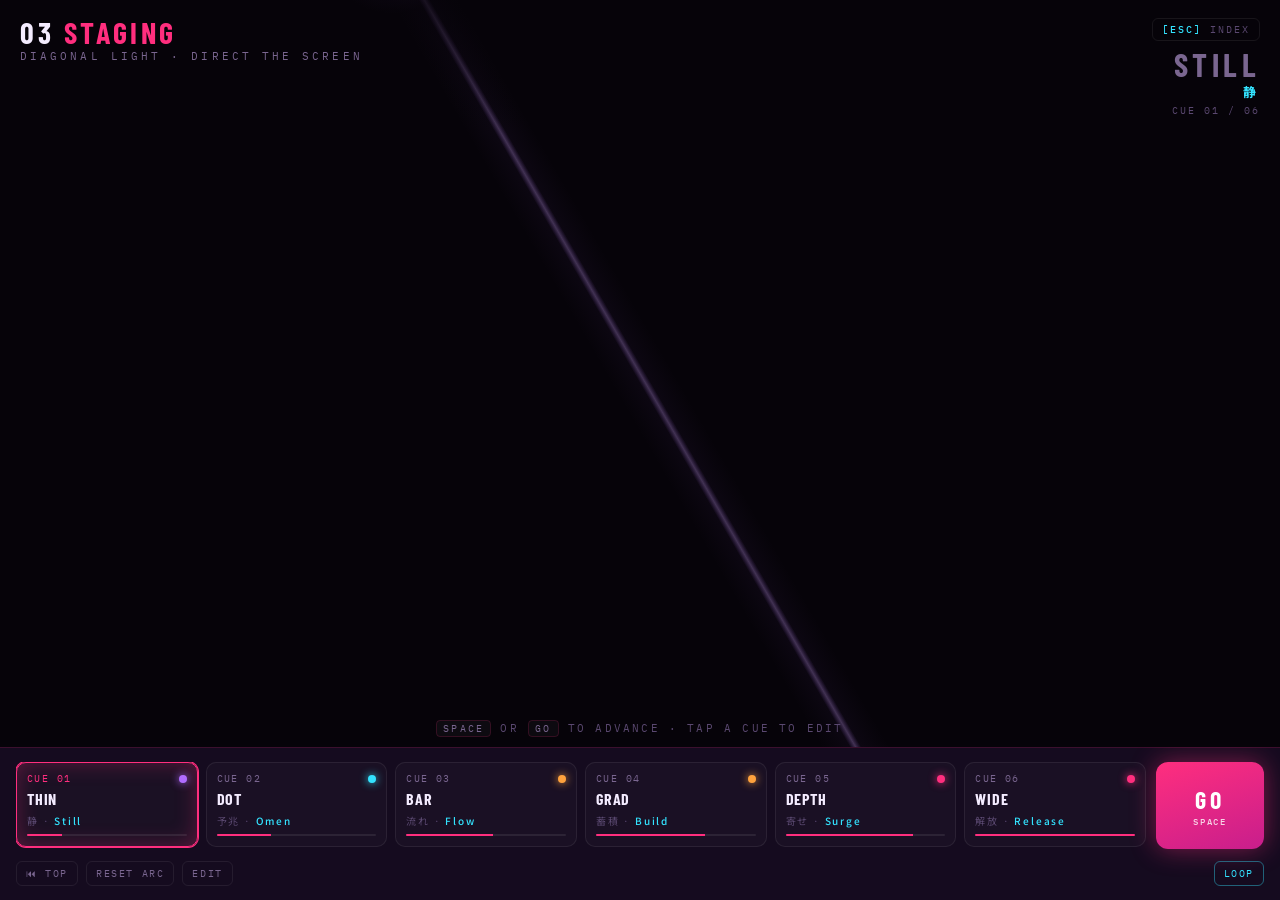
<file: 03-staging.html>
<!DOCTYPE html>
<html lang="ja">
<head>
<meta charset="UTF-8">
<meta name="viewport" content="width=device-width, initial-scale=1.0, viewport-fit=cover">
<title>03 STAGING — Diagonal Light</title>
<link rel="preconnect" href="https://fonts.googleapis.com">
<link rel="preconnect" href="https://fonts.gstatic.com" crossorigin>
<link href="https://fonts.googleapis.com/css2?family=Barlow+Condensed:wght@500;600;700&family=IBM+Plex+Mono:wght@400;500;600&family=Noto+Sans+JP:wght@400;500;700&display=swap" rel="stylesheet">
<style>
  :root{
    --bg:#0B0610;
    --panel:rgba(21,11,31,.72);
    --panel-solid:#150B1F;
    --line:rgba(255,46,126,.16);
    --line-soft:rgba(255,255,255,.07);
    --ink:#F4ECFF;
    --muted:#7A6690;
    --muted-2:#5A4870;
    --pink:#FF2E7E;
    --cyan:#33E3FF;
    --amber:#FFA23D;
    --purple:#B06CFF;
  }
  *{box-sizing:border-box;margin:0;padding:0}
  html,body{height:100%}
  body{
    background:var(--bg);
    color:var(--ink);
    font-family:"Noto Sans JP",system-ui,sans-serif;
    overflow:hidden;
    -webkit-tap-highlight-color:transparent;
    user-select:none;
  }
  #app{position:fixed;inset:0;display:flex;flex-direction:column}

  /* ---------- STAGE ---------- */
  #stage-wrap{position:relative;flex:1 1 auto;min-height:0}
  #stage{position:absolute;inset:0;width:100%;height:100%;display:block;background:#060309}

  /* top overlay */
  #top{
    position:absolute;top:0;left:0;right:0;z-index:5;
    display:flex;align-items:flex-start;justify-content:space-between;
    padding:18px 20px;pointer-events:none;
    background:linear-gradient(180deg,rgba(6,3,9,.7),rgba(6,3,9,0));
  }
  .brand{display:flex;flex-direction:column;gap:2px}
  .brand .k{
    font-family:"Barlow Condensed",sans-serif;font-weight:700;
    font-size:clamp(20px,3.4vw,30px);letter-spacing:.12em;line-height:.95;
    text-transform:uppercase;
  }
  .brand .k em{font-style:normal;color:var(--pink)}
  .brand .sub{
    font-family:"IBM Plex Mono",monospace;font-size:11px;letter-spacing:.28em;
    color:var(--muted);text-transform:uppercase;
  }
  #phase{
    text-align:right;display:flex;flex-direction:column;gap:3px;align-items:flex-end;
  }
  #phase .role-en{
    font-family:"Barlow Condensed",sans-serif;font-weight:700;
    font-size:clamp(20px,3.6vw,32px);letter-spacing:.14em;line-height:.9;
    text-transform:uppercase;color:var(--ink);
    transition:color .4s;
  }
  #phase .role-jp{
    font-family:"Noto Sans JP",sans-serif;font-weight:700;
    font-size:13px;letter-spacing:.34em;color:var(--cyan);
  }
  #phase .idx{
    font-family:"IBM Plex Mono",monospace;font-size:10px;letter-spacing:.2em;
    color:var(--muted-2);
  }

  /* bottom hint */
  #hint{
    position:absolute;left:0;right:0;bottom:12px;z-index:4;text-align:center;
    font-family:"IBM Plex Mono",monospace;font-size:11px;letter-spacing:.2em;
    color:var(--muted-2);pointer-events:none;text-transform:uppercase;
    transition:opacity .4s;
  }
  kbd{
    font-family:"IBM Plex Mono",monospace;font-size:10px;
    border:1px solid var(--line);border-radius:4px;padding:1px 6px;
    color:var(--muted);background:rgba(255,255,255,.03);
  }

  /* ---------- CONSOLE ---------- */
  #console{
    flex:0 0 auto;background:var(--panel-solid);
    border-top:1px solid var(--line);
    padding:14px 16px calc(14px + env(safe-area-inset-bottom));
    display:flex;flex-direction:column;gap:0;
  }

  /* editor (collapsible) — grid-row animation (no scrollHeight clipping) */
  #editor{
    display:grid;grid-template-rows:0fr;opacity:0;
    transition:grid-template-rows .32s ease,opacity .25s ease;
  }
  #editor.open{grid-template-rows:1fr;opacity:1}
  #editor > .editor-inner{overflow:hidden;display:grid;gap:12px}
  #editor.open > .editor-inner{margin-bottom:12px}
  .edit-row{display:flex;align-items:center;gap:12px;flex-wrap:wrap}
  .edit-label{
    font-family:"IBM Plex Mono",monospace;font-size:10px;letter-spacing:.2em;
    color:var(--muted);text-transform:uppercase;min-width:84px;
  }
  .patbtns{display:flex;gap:6px;flex-wrap:wrap;flex:1}
  .patbtn{
    font-family:"Barlow Condensed",sans-serif;font-weight:600;
    font-size:13px;letter-spacing:.08em;text-transform:uppercase;
    color:var(--muted);background:rgba(255,255,255,.03);
    border:1px solid var(--line-soft);border-radius:7px;
    padding:7px 11px;cursor:pointer;transition:.16s;
  }
  .patbtn:hover{color:var(--ink);border-color:var(--line)}
  .patbtn.on{
    color:#0B0610;background:var(--pink);border-color:var(--pink);
    box-shadow:0 0 18px rgba(255,46,126,.4);
  }
  .sliders{display:flex;gap:18px;flex:1;flex-wrap:wrap;align-items:center}
  .slider{display:flex;align-items:center;gap:10px;flex:1;min-width:160px}
  .slider span{
    font-family:"IBM Plex Mono",monospace;font-size:10px;letter-spacing:.16em;
    color:var(--muted);min-width:62px;text-transform:uppercase;
  }
  .slider span b{color:var(--cyan);font-weight:500}
  .slider.rot{gap:8px}
  .mini{
    font-family:"IBM Plex Mono",monospace;font-size:9px;letter-spacing:.16em;
    text-transform:uppercase;color:var(--cyan);background:rgba(51,227,255,.08);
    border:1px solid rgba(51,227,255,.32);border-radius:5px;
    padding:5px 8px;cursor:pointer;transition:.14s;flex:0 0 auto;
  }
  .mini:hover{background:rgba(51,227,255,.18);color:var(--ink)}
  .mini:active{transform:scale(.94)}
  .mini.flash{animation:mflash .4s}
  @keyframes mflash{0%{background:var(--cyan);color:#0B0610}100%{}}
  input[type=range]{
    -webkit-appearance:none;appearance:none;flex:1;height:3px;border-radius:2px;
    background:linear-gradient(90deg,var(--pink),var(--cyan));cursor:pointer;
  }
  input[type=range]::-webkit-slider-thumb{
    -webkit-appearance:none;width:15px;height:15px;border-radius:50%;
    background:var(--ink);border:2px solid var(--bg);
    box-shadow:0 0 10px rgba(255,255,255,.5);cursor:pointer;
  }
  input[type=range]::-moz-range-thumb{
    width:15px;height:15px;border-radius:50%;background:var(--ink);
    border:2px solid var(--bg);box-shadow:0 0 10px rgba(255,255,255,.5);cursor:pointer;
  }
  .colors{display:flex;gap:8px}
  .swatch{
    width:24px;height:24px;border-radius:50%;cursor:pointer;
    border:2px solid transparent;transition:.15s;
  }
  .swatch.on{border-color:var(--ink);transform:scale(1.12)}

  /* cue stack */
  #stack-row{display:flex;align-items:stretch;gap:10px}
  #stack{
    display:flex;gap:8px;flex:1;overflow-x:auto;padding-bottom:2px;
    scrollbar-width:none;
  }
  #stack::-webkit-scrollbar{display:none}
  .cue{
    flex:1 1 0;min-width:96px;position:relative;cursor:pointer;
    background:rgba(255,255,255,.025);
    border:1px solid var(--line-soft);border-radius:10px;
    padding:9px 10px 10px;display:flex;flex-direction:column;gap:6px;
    transition:.18s;overflow:hidden;
  }
  .cue:hover{border-color:var(--line);background:rgba(255,255,255,.05)}
  .cue.live{
    border-color:var(--pink);
    box-shadow:0 0 0 1px var(--pink),0 0 22px rgba(255,46,126,.28) inset;
  }
  .cue.dragging{opacity:.4}
  .cue .top-line{display:flex;align-items:center;justify-content:space-between}
  .cue .num{
    font-family:"IBM Plex Mono",monospace;font-size:10px;letter-spacing:.14em;
    color:var(--muted);
  }
  .cue.live .num{color:var(--pink)}
  .cue .dot{width:8px;height:8px;border-radius:50%;box-shadow:0 0 8px currentColor}
  .cue .pat{
    font-family:"Barlow Condensed",sans-serif;font-weight:700;font-size:16px;
    letter-spacing:.05em;text-transform:uppercase;color:var(--ink);line-height:1;
  }
  .cue .role{
    font-family:"Noto Sans JP",sans-serif;font-size:10px;letter-spacing:.18em;
    color:var(--muted-2);
  }
  .cue .role b{color:var(--cyan);font-weight:500}
  .cue .meter{
    height:2px;border-radius:2px;background:rgba(255,255,255,.08);overflow:hidden;
  }
  .cue .meter i{display:block;height:100%;background:var(--pink);transition:width .2s}

  /* GO */
  #go{
    flex:0 0 auto;width:108px;border:none;border-radius:12px;cursor:pointer;
    background:linear-gradient(160deg,#FF2E7E,#C81E8C);
    color:#fff;font-family:"Barlow Condensed",sans-serif;font-weight:700;
    font-size:24px;letter-spacing:.16em;text-transform:uppercase;
    display:flex;flex-direction:column;align-items:center;justify-content:center;gap:2px;
    box-shadow:0 0 26px rgba(255,46,126,.45);transition:.1s;
  }
  #go small{font-family:"IBM Plex Mono",monospace;font-size:9px;letter-spacing:.2em;opacity:.8;font-weight:500}
  #go:active{transform:scale(.96);box-shadow:0 0 36px rgba(255,46,126,.7)}
  #go.flash{animation:flash .35s}
  @keyframes flash{0%{filter:brightness(2.4)}100%{filter:brightness(1)}}

  /* toolbar mini */
  #tools{display:flex;align-items:center;gap:10px;justify-content:space-between;margin-top:12px}
  #tools .left{display:flex;align-items:center;gap:8px}
  .tbtn{
    font-family:"IBM Plex Mono",monospace;font-size:10px;letter-spacing:.16em;
    text-transform:uppercase;color:var(--muted);background:transparent;
    border:1px solid var(--line-soft);border-radius:6px;padding:5px 9px;cursor:pointer;
    transition:.15s;
  }
  .tbtn:hover{color:var(--ink);border-color:var(--line)}
  .tbtn.active{color:var(--cyan);border-color:rgba(51,227,255,.4)}

  @media (max-width:560px){
    .cue{min-width:78px;padding:8px}
    .cue .role{display:none}
    #go{width:84px;font-size:20px}
    .edit-label{min-width:64px}
  }
  @media (prefers-reduced-motion:reduce){
    #editor{transition:none}
  }

  /* ESC → INDEX link (top overlay is pointer-events:none) */
  #escLink{
    pointer-events:auto;text-decoration:none;
    font-family:"IBM Plex Mono",monospace;font-size:10px;letter-spacing:.2em;
    color:var(--muted-2);border:1px solid var(--line-soft);border-radius:6px;
    padding:4px 9px;margin-bottom:6px;transition:.15s;text-transform:uppercase;
  }
  #escLink:hover{color:var(--ink);border-color:var(--line)}
  #escLink b{color:var(--cyan);font-weight:500}
</style>
</head>
<body>
<div id="app">
  <div id="stage-wrap">
    <canvas id="stage"></canvas>
    <div id="top">
      <div class="brand">
        <div class="k">03 <em>Staging</em></div>
        <div class="sub">Diagonal Light · Direct the screen</div>
      </div>
      <div id="phase">
        <a href="index.html" id="escLink"><b>[ESC]</b> INDEX</a>
        <div class="role-en" id="roleEn">Still</div>
        <div class="role-jp" id="roleJp">静</div>
        <div class="idx" id="roleIdx">CUE 01 / 06</div>
      </div>
    </div>
    <div id="hint"><kbd>SPACE</kbd> or <kbd>GO</kbd> to advance · tap a cue to edit</div>
  </div>

  <div id="console">
    <div id="editor">
      <div class="editor-inner">
        <div class="edit-row">
          <div class="edit-label">Pattern</div>
          <div class="patbtns" id="patbtns"></div>
        </div>
        <div class="edit-row">
          <div class="edit-label">Order</div>
          <div class="patbtns" id="ordbtns"></div>
        </div>
        <div class="edit-row">
          <div class="edit-label">Control</div>
          <div class="sliders">
            <label class="slider"><span>INT <b id="vInt">—</b></span><input type="range" id="sInt" min="0" max="100"></label>
            <label class="slider"><span>SPD <b id="vSpd">—</b></span><input type="range" id="sSpd" min="0" max="100"></label>
            <label class="slider rot"><span>ROT <b id="vRot">—</b></span><input type="range" id="sRot" min="-180" max="180" step="15" title="ダブルクリックで既定 -30° に戻す"><button class="mini" id="rotAll" title="全CUEをこの角度にそろえる">ALL</button></label>
          </div>
        </div>
        <div class="edit-row">
          <div class="edit-label">Color</div>
          <div class="colors" id="colors"></div>
        </div>
      </div>
    </div>

    <div id="stack-row">
      <div id="stack"></div>
      <button id="go">GO<small>SPACE</small></button>
    </div>

    <div id="tools">
      <div class="left">
        <button class="tbtn" id="rewind">⏮ TOP</button>
        <button class="tbtn" id="reset">RESET ARC</button>
        <button class="tbtn" id="editToggle">EDIT</button>
      </div>
      <div class="left">
        <button class="tbtn active" id="loopBtn">LOOP</button>
      </div>
    </div>
  </div>
</div>

<script>
"use strict";
/* P1-1 SEQ (firing order) implemented on top of P0.
   ============================================================
   03 STAGING — Diagonal Light System (2D)
   画面そのものを演出する。ライトは配置済み、
   ユーザーは「点灯順・強度・速度(+回転)」だけを操る。
   ============================================================ */

const canvas = document.getElementById('stage');
const ctx = canvas.getContext('2d', { alpha:false });
let W=0,H=0,DPR=1, HALF=0, SPREAD=0;

/* ---- palette (beam colors) ---- */
const COLORS = {
  purple:{r:176,g:108,b:255},
  cyan  :{r: 51,g:227,b:255},
  amber :{r:255,g:162,b: 61},
  pink  :{r:255,g: 46,b:126},
  blue  :{r: 91,g:140,b:255},
  white :{r:255,g:248,b:255},
};
const COLOR_KEYS = ['purple','cyan','amber','pink','blue'];
const rgba=(c,a)=>`rgba(${c.r|0},${c.g|0},${c.b|0},${a})`;
const mix=(a,b,t)=>({r:a.r+(b.r-a.r)*t,g:a.g+(b.g-a.g)*t,b:a.b+(b.b-a.b)*t});

/* ---- pattern catalog ---- */
const PATTERNS = ['THIN','BAR','GRADATION','DOT','DEPTHBAR','WIDE'];
const PATTERN_LABEL = {THIN:'THIN',BAR:'BAR',GRADATION:'GRAD',DOT:'DOT',DEPTHBAR:'DEPTH',WIDE:'WIDE'};

/* ---- firing ORDER (点灯順) — the heart of "1本の対角線から100の可能性" ----
   Each fixture i (of N) gets a normalized position p∈[0,1] in the lighting
   sequence. Changing the order re-times WHEN each fixture fires without
   moving it — same diagonal, different reading. */
const ORDERS = ['sweep','reverse','center','edges','random','pingpong'];
const ORDER_LABEL = {sweep:'SWEEP',reverse:'REVERSE',center:'CENTER',edges:'EDGES',random:'RANDOM',pingpong:'PING-PONG'};
// THIN is a single fixture — order shifts the breathe start phase instead.
const ORDER_THIN = {sweep:0,reverse:Math.PI,center:Math.PI/2,edges:-Math.PI/2,random:2.3,pingpong:Math.PI*1.5};

// per-cue fixed random ordering (stable within a session, re-seeded on RESET)
function randPhase(cue,i,N){
  if(!cue._rand || cue._rand.length!==N){
    const arr=Array.from({length:N},(_,k)=>N>1?k/(N-1):0);
    let s=(cue._seed ?? (cue._seed=(Math.random()*1e9)|0));
    for(let k=N-1;k>0;k--){ s=(s*1103515245+12345)&0x7fffffff; const j=s%(k+1); const tmp=arr[k]; arr[k]=arr[j]; arr[j]=tmp; }
    cue._rand=arr;
  }
  return cue._rand[i];
}
function phaseOf(i,N,order,cue){
  const f = N>1 ? i/(N-1) : 0;
  switch(order){
    case 'reverse':  return 1-f;
    case 'center':   return Math.abs(f-0.5)*2;      // center fires first
    case 'edges':    return 1-Math.abs(f-0.5)*2;    // edges fire first
    case 'pingpong': return f<0.5 ? f*2 : (1-f)*2;  // triangle wave
    case 'random':   return randPhase(cue,i,N);
    case 'sweep':
    default:         return f;                       // original behaviour
  }
}

/* ---- dramatic roles per slot index (the lesson) ---- */
const ROLES = [
  {en:'Still',  jp:'静',  c:'#7A6690'},
  {en:'Omen',   jp:'予兆', c:'#5B8CFF'},
  {en:'Flow',   jp:'流れ', c:'#33E3FF'},
  {en:'Build',  jp:'蓄積', c:'#FFA23D'},
  {en:'Surge',  jp:'寄せ', c:'#FF8A3D'},
  {en:'Release',jp:'解放', c:'#FF2E7E'},
];

/* ---- default arc (静→予兆→流れ→蓄積→寄せ→解放) ---- */
function defaultCues(){
  return [
    {pattern:'THIN',     color:'purple', int:22, spd:14, rot:-30, order:'sweep'},
    {pattern:'DOT',      color:'cyan',   int:34, spd:28, rot:-30, order:'sweep'},
    {pattern:'BAR',      color:'amber',  int:54, spd:46, rot:-30, order:'sweep'},
    {pattern:'GRADATION',color:'amber',  int:68, spd:60, rot:-30, order:'sweep'},
    {pattern:'DEPTHBAR', color:'pink',   int:80, spd:78, rot:-30, order:'sweep'},
    {pattern:'WIDE',     color:'pink',   int:100,spd:40, rot:-30, order:'sweep'},
  ];
}

/* ---- state ---- */
let cues = defaultCues();
let playhead = 0;
let selected = -1;
let loop = true;
let editorOpen = false;

/* transition between cues */
let trans = { active:false, from:0, to:0, start:0, dur:720, blast:0 };

/* ============================================================
   RESIZE
   ============================================================ */
function resize(){
  const wrap = document.getElementById('stage-wrap');
  W = wrap.clientWidth; H = wrap.clientHeight;
  DPR = Math.min(window.devicePixelRatio||1, 2);
  canvas.width = W*DPR; canvas.height = H*DPR;
  canvas.style.width=W+'px'; canvas.style.height=H+'px';
  ctx.setTransform(DPR,0,0,DPR,0,0);
  HALF = Math.hypot(W,H)/2 + 60;
  SPREAD = Math.min(W,H)*0.42;
}
window.addEventListener('resize', resize);
// follow #stage-wrap size changes (editor open/close, transition, layout shifts)
new ResizeObserver(()=>resize()).observe(document.getElementById('stage-wrap'));

/* ============================================================
   DRAW PRIMITIVES (rotated diagonal frame, additive)
   ============================================================ */
function withRot(deg, fn){
  ctx.save();
  ctx.translate(W/2, H/2);
  ctx.rotate(deg*Math.PI/180);
  fn();
  ctx.restore();
}

// a vertical glowing beam at local x, emanating from a source near the top
function beam(x, half, color, a){
  // soft halo
  const gw = half*6;
  let g = ctx.createLinearGradient(x-gw,0,x+gw,0);
  g.addColorStop(0, rgba(color,0));
  g.addColorStop(.5, rgba(color, a*0.16));
  g.addColorStop(1, rgba(color,0));
  ctx.fillStyle=g; ctx.fillRect(x-gw,-HALF,gw*2,HALF*2);
  // bright core
  const core = mix(color, COLORS.white, .45);
  let c = ctx.createLinearGradient(x-half,0,x+half,0);
  c.addColorStop(0, rgba(color,0));
  c.addColorStop(.5, rgba(core, a));
  c.addColorStop(1, rgba(color,0));
  ctx.fillStyle=c; ctx.fillRect(x-half,-HALF,half*2,HALF*2);
}

// fixture source blob
function source(x, y, r, color, a){
  let g = ctx.createRadialGradient(x,y,0,x,y,r);
  g.addColorStop(0, rgba(COLORS.white, a));
  g.addColorStop(.28, rgba(color, a*0.85));
  g.addColorStop(1, rgba(color, 0));
  ctx.fillStyle=g; ctx.beginPath(); ctx.arc(x,y,r,0,7); ctx.fill();
}

function dot(x, y, r, color, a){
  let g = ctx.createRadialGradient(x,y,0,x,y,r);
  g.addColorStop(0, rgba(COLORS.white, a));
  g.addColorStop(.4, rgba(color, a*0.9));
  g.addColorStop(1, rgba(color, 0));
  ctx.fillStyle=g; ctx.beginPath(); ctx.arc(x,y,r,0,7); ctx.fill();
}

/* ============================================================
   PATTERN RENDERERS
   render(cue, t, master) — master = alpha multiplier for fades
   ============================================================ */
const SRC_Y = -HALF*0.0; // source sits at frame center-top after rotation feel
function srcY(){ return -HALF*0.62; }

function intA(cue){ return 0.12 + (cue.int/100)*0.9; }
function spd(cue){ return 0.0006 + (cue.spd/100)*0.004; }

const RENDER = {
  THIN(cue,t,m){
    const col=COLORS[cue.color], a=intA(cue)*m;
    const off = ORDER_THIN[cue.order]||0;
    const breathe = 0.72 + 0.28*Math.sin(t*spd(cue)*0.6 + off);
    withRot(cue.rot, ()=>{
      beam(0, 5, col, a*breathe);
      source(0, srcY(), 70, col, a*breathe);
    });
  },

  BAR(cue,t,m){
    const col=COLORS[cue.color], a=intA(cue)*m;
    const N=7, gap=SPREAD*1.7/(N-1), x0=-SPREAD*0.85;
    const flow = t*spd(cue)*2.2;
    withRot(cue.rot, ()=>{
      for(let i=0;i<N;i++){
        const x=x0+gap*i;
        // firing order re-times each fixture (SPAN 4.2 keeps sweep == old i*0.7)
        const w = 0.6 + 0.4*Math.sin(flow - phaseOf(i,N,cue.order,cue)*4.2);
        beam(x, 4, col, a*(0.45+0.55*w));
        source(x, srcY(), 34, col, a*(0.45+0.55*w));
      }
    });
  },

  GRADATION(cue,t,m){
    const col=COLORS[cue.color], a=intA(cue)*m;
    const N=11;
    const rush = (t*spd(cue)*1.6)%1;
    withRot(cue.rot, ()=>{
      for(let i=0;i<N;i++){
        const f=i/(N-1);
        // density rises toward right (perspective / acceleration) — SPATIAL, stays
        const x = -SPREAD + (SPREAD*2)*Math.pow(f,1.7);
        const dens = 0.35 + 0.65*f;
        // timing follows firing order (p), decoupled from spatial position
        const p = phaseOf(i,N,cue.order,cue);
        const sweep = 0.5 + 0.5*Math.sin((p - rush)*Math.PI*2);
        beam(x, 3.4, col, a*dens*(0.5+0.5*sweep));
        source(x, srcY(), 26*(0.6+0.6*f), col, a*dens*0.9);
      }
    });
  },

  DOT(cue,t,m){
    const col=COLORS[cue.color], a=intA(cue)*m;
    const N=16, span=HALF*1.4, step=span/(N-1), y0=-span/2;
    const wave = t*spd(cue)*5.0;
    withRot(cue.rot, ()=>{
      // faint guide line
      beam(0, 1.4, col, a*0.10);
      for(let i=0;i<N;i++){
        const y=y0+step*i;
        // firing order re-times the wave (SPAN 8.25 keeps sweep == old i*0.55)
        const w = 0.5 + 0.5*Math.sin(wave - phaseOf(i,N,cue.order,cue)*8.25);
        const r = 5 + 16*w;
        dot(0, y, r, col, a*(0.25+0.75*w));
      }
    });
  },

  DEPTHBAR(cue,t,m){
    const col=COLORS[cue.color], a=intA(cue)*m;
    const N=22, span=SPREAD*2.0, step=span/(N-1), x0=-span/2;
    const sweep = (t*spd(cue)*1.8)%1; // travelling band => 送り / 遠近
    withRot(cue.rot, ()=>{
      for(let i=0;i<N;i++){
        const x=x0+step*i;
        // fixture's slot in the firing order (was i/N; now respects cue.order)
        let d = (phaseOf(i,N,cue.order,cue) - sweep); d-=Math.round(d); // wrap distance
        const band = Math.max(0, 1 - Math.abs(d)*7);
        const base = 0.18;
        beam(x, 2.4, col, a*(base + band*0.95));
        if(band>0.15) source(x, srcY(), 20+band*30, col, a*band);
      }
    });
  },

  WIDE(cue,t,m){
    const col=COLORS[cue.color], a=intA(cue)*m;
    const half = SPREAD*0.5;
    const sheen = 0.85 + 0.15*Math.sin(t*spd(cue)*1.4);
    withRot(cue.rot, ()=>{
      // massive band
      beam(0, half, col, a*0.9*sheen);
      // hot core
      beam(0, half*0.34, COLORS.white, a*0.55*sheen);
      source(0, srcY(), 140, col, a*sheen);
    });
  },
};

/* ============================================================
   MAIN LOOP
   ============================================================ */
let startT=performance.now();
function frame(now){
  const t = now - startT;
  // clear (dark, slight plum)
  ctx.globalCompositeOperation='source-over';
  ctx.fillStyle='#060309';
  ctx.fillRect(0,0,W,H);
  // vignette base glow
  ctx.globalCompositeOperation='lighter';

  if(trans.active){
    // frame-rate independent: derive progress from elapsed wall-clock time
    let k = Math.min(1, (now - trans.start)/trans.dur);
    const e = k<.5 ? 2*k*k : 1-Math.pow(-2*k+2,2)/2; // easeInOut
    const cFrom = cues[trans.from], cTo = cues[trans.to];
    if(cFrom) RENDER[cFrom.pattern](cFrom, t, (1-e));
    if(cTo)   RENDER[cTo.pattern](cTo, t, e);
    // blast pop when entering WIDE
    if(trans.blast>0){
      trans.blast*=0.9;
      withRot(cTo.rot,()=>{ beam(0, SPREAD*0.5, COLORS.white, trans.blast); });
    }
    if(k>=1){ trans.active=false; }
  } else {
    const c = cues[playhead];
    if(c) RENDER[c.pattern](c, t, 1);
  }
  requestAnimationFrame(frame);
}

/* ============================================================
   PLAYBACK
   ============================================================ */
function goTo(idx, instant){
  idx = (idx%cues.length+cues.length)%cues.length;
  if(idx===playhead && !instant) return;
  const from=playhead;
  playhead=idx;
  if(instant){ trans.active=false; }
  else{
    trans.from=from; trans.to=idx; trans.start=performance.now(); trans.active=true;
    trans.blast = (cues[idx].pattern==='WIDE') ? (cues[idx].int/100)*0.9 : 0;
  }
  syncPhase(); syncStack();
}
function advance(){
  const go=document.getElementById('go');
  go.classList.remove('flash'); void go.offsetWidth; go.classList.add('flash');
  let next=playhead+1;
  if(next>=cues.length){ if(!loop){ return; } next=0; }
  goTo(next,false);
  // if editing, keep editor following the live cue
  if(editorOpen){ selected=playhead; renderEditor(); }
}

/* ============================================================
   UI — phase readout
   ============================================================ */
function syncPhase(){
  const r=ROLES[playhead]||ROLES[0];
  document.getElementById('roleEn').textContent=r.en;
  document.getElementById('roleEn').style.color=r.c;
  document.getElementById('roleJp').textContent=r.jp;
  document.getElementById('roleIdx').textContent=`CUE ${String(playhead+1).padStart(2,'0')} / ${String(cues.length).padStart(2,'0')}`;
}

/* ============================================================
   UI — cue stack
   ============================================================ */
const stackEl=document.getElementById('stack');
function buildStack(){
  stackEl.innerHTML='';
  cues.forEach((c,i)=>{
    const el=document.createElement('div');
    el.className='cue'+(i===playhead?' live':'');
    el.draggable=true; el.dataset.i=i;
    const role=ROLES[i]||ROLES[0];
    const col=COLORS[c.color];
    el.innerHTML=`
      <div class="top-line">
        <div class="num">CUE ${String(i+1).padStart(2,'0')}</div>
        <div class="dot" style="background:${rgba(col,1)};color:${rgba(col,1)}"></div>
      </div>
      <div class="pat">${PATTERN_LABEL[c.pattern]}</div>
      <div class="role">${role.jp} · <b>${role.en}</b></div>
      <div class="meter"><i style="width:${c.int}%"></i></div>`;
    el.addEventListener('click',()=>{ selectCue(i); goTo(i,true); });
    addDrag(el);
    stackEl.appendChild(el);
  });
}
function syncStack(){
  [...stackEl.children].forEach((el,i)=>{
    el.classList.toggle('live', i===playhead);
    const c=cues[i];
    el.querySelector('.pat').textContent=PATTERN_LABEL[c.pattern];
    el.querySelector('.meter i').style.width=c.int+'%';
    const col=COLORS[c.color];
    el.querySelector('.dot').style.background=rgba(col,1);
    el.querySelector('.dot').style.color=rgba(col,1);
  });
}

/* drag to reorder */
let dragSrc=null;
function addDrag(el){
  el.addEventListener('dragstart',e=>{ dragSrc=+el.dataset.i; el.classList.add('dragging'); e.dataTransfer.effectAllowed='move';});
  el.addEventListener('dragend',()=>{ el.classList.remove('dragging'); dragSrc=null;});
  el.addEventListener('dragover',e=>{ e.preventDefault();});
  el.addEventListener('drop',e=>{
    e.preventDefault();
    const tgt=+el.dataset.i;
    if(dragSrc===null||dragSrc===tgt) return;
    const moved=cues.splice(dragSrc,1)[0];
    cues.splice(tgt,0,moved);
    // keep playhead pointing at same visual cue if possible
    if(playhead===dragSrc) playhead=tgt;
    selected=-1; closeEditor();
    buildStack(); syncPhase();
  });
}

/* ============================================================
   UI — editor
   ============================================================ */
const editor=document.getElementById('editor');
const patWrap=document.getElementById('patbtns');
const ordWrap=document.getElementById('ordbtns');
const colWrap=document.getElementById('colors');
const sInt=document.getElementById('sInt'),sSpd=document.getElementById('sSpd'),sRot=document.getElementById('sRot');
const vInt=document.getElementById('vInt'),vSpd=document.getElementById('vSpd'),vRot=document.getElementById('vRot');

PATTERNS.forEach(p=>{
  const b=document.createElement('button');
  b.className='patbtn'; b.dataset.p=p; b.textContent=PATTERN_LABEL[p];
  b.addEventListener('click',()=>{ if(selected<0)return; cues[selected].pattern=p; renderEditor(); syncStack(); });
  patWrap.appendChild(b);
});
ORDERS.forEach(o=>{
  const b=document.createElement('button');
  b.className='patbtn'; b.dataset.o=o; b.textContent=ORDER_LABEL[o];
  b.addEventListener('click',()=>{ if(selected<0)return; cues[selected].order=o; renderEditor(); });
  ordWrap.appendChild(b);
});
COLOR_KEYS.forEach(k=>{
  const s=document.createElement('div');
  s.className='swatch'; s.dataset.c=k; s.style.background=rgba(COLORS[k],1);
  s.addEventListener('click',()=>{ if(selected<0)return; cues[selected].color=k; renderEditor(); syncStack(); });
  colWrap.appendChild(s);
});
sInt.addEventListener('input',()=>{ if(selected<0)return; cues[selected].int=+sInt.value; vInt.textContent=sInt.value; syncStack(); });
sSpd.addEventListener('input',()=>{ if(selected<0)return; cues[selected].spd=+sSpd.value; vSpd.textContent=sSpd.value; });
sRot.addEventListener('input',()=>{ if(selected<0)return; cues[selected].rot=+sRot.value; vRot.textContent=sRot.value+'°'; });
// double-click ROT slider => back to default -30°
sRot.addEventListener('dblclick',()=>{
  if(selected<0)return;
  cues[selected].rot=-30; sRot.value=-30; vRot.textContent='-30°';
});
// ALL => apply current cue's rotation to every cue
document.getElementById('rotAll').addEventListener('click',e=>{
  if(selected<0)return;
  const r=cues[selected].rot;
  cues.forEach(c=>c.rot=r);
  const b=e.currentTarget; b.classList.remove('flash'); void b.offsetWidth; b.classList.add('flash');
  b.blur();
});

function selectCue(i){
  selected=i; editorOpen=true; editor.classList.add('open');
  const et=document.getElementById('editToggle');
  et.classList.add('active'); et.textContent='DONE';
  document.getElementById('hint').style.opacity=0;
  renderEditor();
}
function closeEditor(){
  editorOpen=false; editor.classList.remove('open'); selected=-1;
  const et=document.getElementById('editToggle');
  et.classList.remove('active'); et.textContent='EDIT';
  document.getElementById('hint').style.opacity='';
}
function renderEditor(){
  if(selected<0) return;
  const c=cues[selected];
  patWrap.querySelectorAll('.patbtn').forEach(b=>b.classList.toggle('on',b.dataset.p===c.pattern));
  ordWrap.querySelectorAll('.patbtn').forEach(b=>b.classList.toggle('on',b.dataset.o===(c.order||'sweep')));
  colWrap.querySelectorAll('.swatch').forEach(s=>s.classList.toggle('on',s.dataset.c===c.color));
  sInt.value=c.int; vInt.textContent=c.int;
  sSpd.value=c.spd; vSpd.textContent=c.spd;
  sRot.value=c.rot; vRot.textContent=c.rot+'°';
}

/* ============================================================
   TOOLBAR
   ============================================================ */
document.getElementById('go').addEventListener('click',e=>{ advance(); e.currentTarget.blur(); });
document.getElementById('rewind').addEventListener('click',()=>{ goTo(0,true); if(editorOpen){selected=0;renderEditor();} });
document.getElementById('reset').addEventListener('click',()=>{
  cues=defaultCues(); playhead=0; closeEditor(); buildStack(); syncPhase();
});
document.getElementById('loopBtn').addEventListener('click',e=>{
  loop=!loop; e.currentTarget.classList.toggle('active',loop);
});
document.getElementById('editToggle').addEventListener('click',()=>{
  if(editorOpen) closeEditor();
  else selectCue(playhead);
});

/* keyboard */
window.addEventListener('keydown',e=>{
  const ae=document.activeElement;
  const onInput = ae && ae.tagName==='INPUT';

  // ESC: 1) close editor if open  2) otherwise go back to index
  if(e.code==='Escape'){
    if(onInput){ ae.blur(); }
    if(editorOpen){ closeEditor(); }
    else{ window.location.href='index.html'; }
    return;
  }

  // SPACE always advances; if a slider has focus, blur it first so the
  // keypress doesn't also nudge the range value
  if(e.code==='Space'){
    e.preventDefault();
    if(ae && (ae.tagName==='BUTTON' || ae.tagName==='INPUT')) ae.blur();
    advance();
    return;
  }

  // while editing a slider, let ←/→ and digits belong to the control (no CUE moves)
  if(onInput) return;

  if(e.code==='ArrowRight'){ goTo(playhead+1,true); }
  else if(e.code==='ArrowLeft'){ goTo(playhead-1,true); }
  else if(/Digit[1-6]/.test(e.code)){ const n=+e.code.slice(5)-1; if(n<cues.length){selectCue(n);goTo(n,true);} }
});

/* ============================================================
   BOOT
   ============================================================ */
resize();
buildStack();
syncPhase();
requestAnimationFrame(frame);
</script>
</body>
</html>
</file>
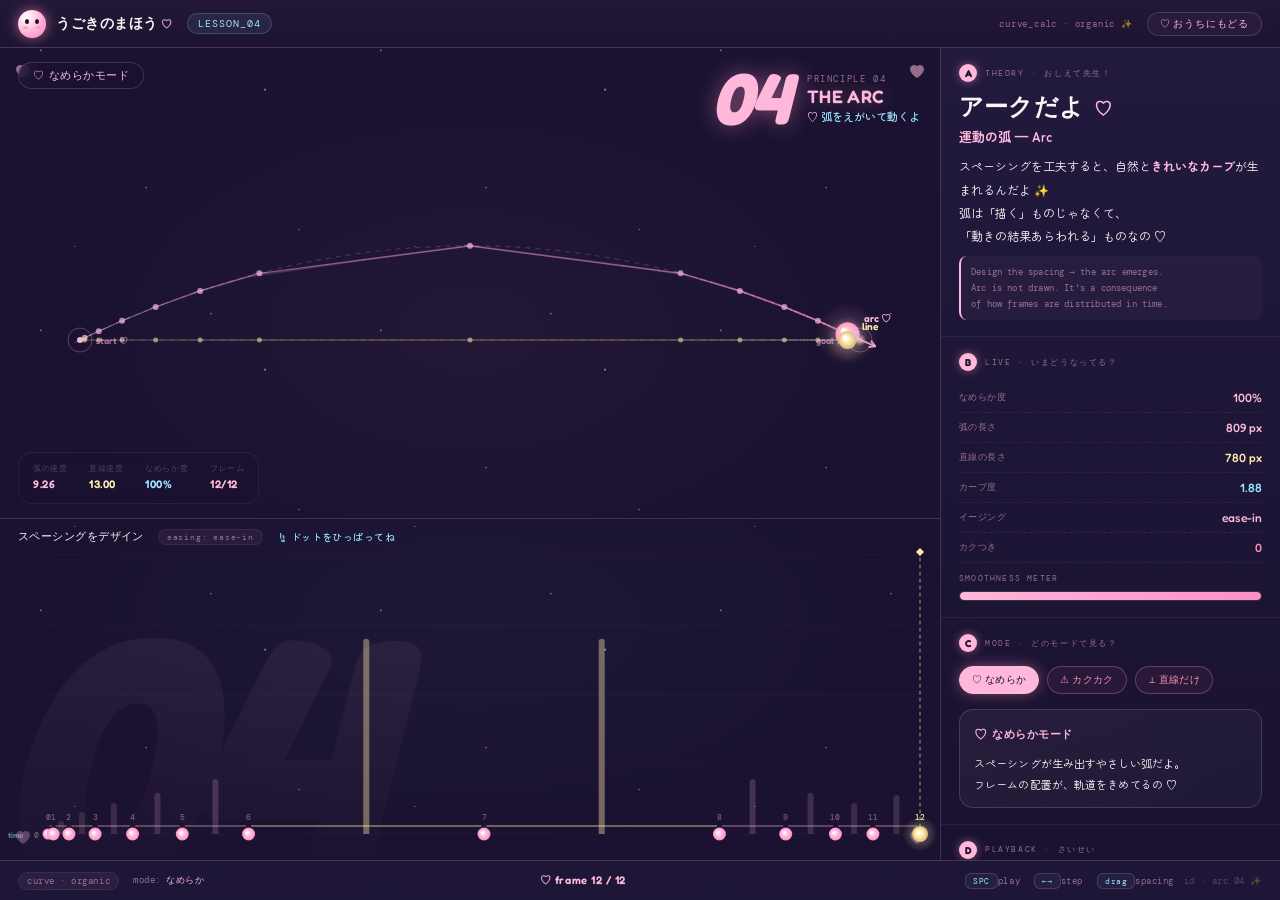
<file: 04-arc.html>
<!DOCTYPE html>
<html lang="ja">
<head>
<meta charset="UTF-8">
<meta name="viewport" content="width=device-width, initial-scale=1.0">
<title>うごきのまほう ♡ 04 アークだよ！</title>
<link rel="preconnect" href="https://fonts.googleapis.com">
<link rel="preconnect" href="https://fonts.gstatic.com" crossorigin>
<link href="https://fonts.googleapis.com/css2?family=Fredoka:wght@400;500;600;700&family=Zen+Maru+Gothic:wght@400;500;700;900&family=DM+Mono:wght@400;500&display=swap" rel="stylesheet">
<style>
*,*::before,*::after{box-sizing:border-box;margin:0;padding:0}
:root{
  /* ── かわいいパレット ── */
  --bg:#1A1230;            /* 深夜パープル */
  --bg-2:#221A3D;          /* パネル */
  --bg-3:#2B2148;          /* ホバー */
  --pink:#FFB7DA;          /* さくら */
  --pink-glow:#FF8FC8;     /* ホットピンク */
  --blue:#9BE3FF;          /* ベイビーブルー */
  --honey:#FFE9A8;         /* ハニー */
  --coral:#FF8FB1;         /* コーラル(警告) */
  --cream:#FFF5F9;         /* テキスト */
  --dim:rgba(255,183,218,0.55);
  --dim2:rgba(255,183,218,0.28);
  --border:rgba(255,183,218,0.18);
  --border2:rgba(255,183,218,0.08);

  --disp:'Fredoka',sans-serif;
  --mono:'DM Mono',monospace;
  --jp:'Zen Maru Gothic',sans-serif;
}
html,body{width:100%;height:100%;overflow:hidden;background:var(--bg);color:var(--pink);font-family:var(--jp)}

/* 星のキラキラ背景 */
body::before{
  content:'';position:fixed;inset:0;pointer-events:none;z-index:0;
  background-image:
    radial-gradient(circle at 12% 18%, rgba(255,233,168,0.5) 0.5px, transparent 1.2px),
    radial-gradient(circle at 78% 32%, rgba(155,227,255,0.6) 0.6px, transparent 1.4px),
    radial-gradient(circle at 43% 67%, rgba(255,183,218,0.5) 0.5px, transparent 1.2px),
    radial-gradient(circle at 88% 82%, rgba(255,233,168,0.4) 0.5px, transparent 1px),
    radial-gradient(circle at 22% 88%, rgba(255,183,218,0.4) 0.4px, transparent 1px),
    radial-gradient(circle at 62% 12%, rgba(155,227,255,0.5) 0.5px, transparent 1.2px);
  background-size:340px 280px;
}

#app{display:grid;grid-template-rows:48px 1fr 40px;grid-template-columns:1fr 340px;height:100vh;width:100vw;position:relative;z-index:1}

/* ─── TOPBAR ─── */
#topbar{
  grid-column:1/-1;display:flex;align-items:center;justify-content:space-between;
  padding:0 18px;border-bottom:1px solid var(--border);
  font-family:var(--mono);font-size:10px;letter-spacing:0.08em;
  background:linear-gradient(180deg,rgba(255,183,218,0.04),rgba(255,183,218,0.01));
  backdrop-filter:blur(6px);z-index:10;
}
#topbar .left,#topbar .right{display:flex;align-items:center;gap:14px}
.brand{display:flex;align-items:center;gap:10px}
.brand-mark{
  width:28px;height:28px;border-radius:50%;
  background:radial-gradient(circle at 30% 25%, #fff 0%, var(--pink) 50%, var(--pink-glow) 100%);
  box-shadow:0 0 14px rgba(255,143,200,0.6), inset -3px -3px 0 rgba(255,143,200,0.4);
  position:relative;
}
.brand-mark::before,.brand-mark::after{
  content:'';position:absolute;background:#1A1230;border-radius:50%;
  width:4px;height:5px;top:9px;
}
.brand-mark::before{left:7px}.brand-mark::after{right:7px}
.brand-mark .cheek{
  position:absolute;width:5px;height:3px;border-radius:50%;
  background:var(--coral);top:16px;
  box-shadow:13px 0 0 var(--coral);left:5px;opacity:0.7;
}
.brand-name{font-family:var(--disp);font-weight:600;font-size:14px;color:var(--cream);letter-spacing:0.04em}
.brand-name .heart{color:var(--pink);font-size:11px}
.lesson-tag{
  font-family:var(--mono);font-size:10px;color:var(--blue);
  background:rgba(155,227,255,0.08);padding:3px 10px;border-radius:99px;
  border:1px solid rgba(155,227,255,0.2);letter-spacing:0.1em;
}
.sys-id{color:var(--dim);font-size:9px;font-family:var(--mono)}
.esc-btn{
  color:var(--pink);font-size:10px;text-decoration:none;
  border:1px solid var(--border);padding:4px 12px;border-radius:99px;
  transition:all .2s;font-family:var(--disp);font-weight:500;
  background:rgba(255,183,218,0.04);
}
.esc-btn:hover{color:var(--bg);background:var(--pink);border-color:var(--pink);box-shadow:0 0 16px rgba(255,143,200,0.5)}

/* ─── STAGE ─── */
#stage{position:relative;overflow:hidden;background:transparent;display:flex;flex-direction:column}

/* 巨大数字 */
.stage-bignum{
  position:absolute;font-family:var(--disp);font-weight:700;
  font-size:clamp(220px,28vw,380px);
  background:linear-gradient(180deg,rgba(255,183,218,0.07),rgba(255,183,218,0));
  -webkit-background-clip:text;background-clip:text;color:transparent;
  line-height:0.85;bottom:-50px;left:-10px;pointer-events:none;user-select:none;letter-spacing:-0.04em;font-style:italic;
  padding-right:0.24em;   /* イタリックの右はみ出しが background-clip:text の塗り範囲で切れるのを防ぐ */
}

/* 角の装飾(ハート) */
.corner-deco{position:absolute;width:18px;height:18px;pointer-events:none;color:var(--pink);opacity:0.55}
.corner-deco.tl{top:14px;left:14px}
.corner-deco.tr{top:14px;right:14px}
.corner-deco.bl{bottom:14px;left:14px}
.corner-deco.br{bottom:14px;right:14px}

.principle-overlay{position:absolute;top:18px;right:20px;display:flex;align-items:center;gap:14px;text-align:left;pointer-events:none;z-index:2}
.po-bignum{font-family:var(--disp);font-style:italic;font-weight:700;font-size:clamp(40px,6vw,72px);color:var(--pink);line-height:0.9;letter-spacing:-0.02em;text-shadow:0 0 22px rgba(255,143,200,0.45);padding-right:0.06em}
.po-text{text-align:left}
.po-num{font-family:var(--mono);font-size:9px;color:var(--dim);letter-spacing:0.18em}
.po-en{font-family:var(--disp);font-size:18px;font-weight:600;color:var(--pink);letter-spacing:0.02em;line-height:1;margin-top:2px;
  text-shadow:0 0 18px rgba(255,143,200,0.4);}
.po-jp{font-family:var(--jp);font-size:11px;font-weight:500;color:var(--blue);margin-top:3px}
.po-jp::before{content:'♡ ';color:var(--pink)}

/* ARC ZONE */
#arc-zone{position:relative;flex:0 0 58%;overflow:hidden;border-bottom:1px solid var(--border);
  background:radial-gradient(ellipse at 50% 60%, rgba(255,183,218,0.04), transparent 70%);}
#arc-canvas{position:absolute;inset:0;width:100%;height:100%;touch-action:none}

/* Mode badge */
#mode-badge{
  position:absolute;top:14px;left:18px;
  font-family:var(--disp);font-weight:500;font-size:11px;letter-spacing:0.05em;
  padding:5px 14px;border:1px solid var(--border);border-radius:99px;
  color:var(--pink);background:rgba(26,18,48,0.7);pointer-events:none;backdrop-filter:blur(8px);
}
#mode-badge.ng{color:var(--coral);border-color:rgba(255,143,177,0.5);background:rgba(255,143,177,0.08)}
#mode-badge .ico{margin-right:4px}

/* HUD */
#arc-hud{
  position:absolute;bottom:14px;left:18px;
  font-family:var(--mono);font-size:9px;color:var(--dim);
  letter-spacing:0.06em;line-height:1.8;pointer-events:none;
  display:flex;gap:22px;
  background:rgba(26,18,48,0.55);padding:8px 14px;border-radius:14px;
  border:1px solid var(--border2);backdrop-filter:blur(6px);
}
#arc-hud .lbl{display:block;font-size:8px;color:var(--dim2)}
#arc-hud .val{color:var(--pink);font-size:11px;font-family:var(--disp);font-weight:600}
#arc-hud .val.honey{color:var(--honey)}
#arc-hud .val.blue{color:var(--blue)}

/* SPACING ZONE */
#spacing-zone{position:relative;flex:0 0 42%;overflow:hidden;
  background:radial-gradient(ellipse at 50% 30%, rgba(155,227,255,0.03), transparent 70%);}
#spacing-canvas{position:absolute;inset:0;width:100%;height:100%;touch-action:none;cursor:grab}
#spacing-canvas:active{cursor:grabbing}
#sz-header{
  position:absolute;top:10px;left:18px;
  font-family:var(--disp);font-size:11px;letter-spacing:0.04em;color:var(--cream);
  pointer-events:none;display:flex;gap:14px;align-items:center;font-weight:500;
}
#sz-header .tag{
  font-family:var(--mono);font-size:8px;color:var(--dim);background:rgba(255,183,218,0.06);
  padding:2px 8px;border-radius:99px;border:1px solid var(--border2);letter-spacing:0.1em;font-weight:400;
}
#sz-header .tag.hi{color:var(--honey);background:rgba(255,233,168,0.08);border-color:rgba(255,233,168,0.25)}
#sz-header .hint{font-size:10px;color:var(--blue);font-family:var(--jp);font-weight:500}
#sz-header .hint::before{content:'☝ ';}

/* ─── PANEL ─── */
#panel{
  border-left:1px solid var(--border);
  background:linear-gradient(180deg,var(--bg-2),var(--bg) 90%);
  overflow-y:auto;overflow-x:hidden;
  scrollbar-width:thin;scrollbar-color:var(--pink) transparent;
}
#panel::-webkit-scrollbar{width:4px}
#panel::-webkit-scrollbar-thumb{background:var(--pink);border-radius:99px}

.psec{border-bottom:1px solid var(--border2);padding:16px 18px}
.psec:last-child{border-bottom:none}
.sec-label{
  font-family:var(--mono);font-size:8px;letter-spacing:0.2em;color:var(--dim);
  margin-bottom:12px;display:flex;align-items:center;gap:8px;
}
.sec-label .badge{
  display:inline-flex;align-items:center;justify-content:center;
  width:18px;height:18px;border-radius:50%;
  background:var(--pink);color:var(--bg);font-family:var(--disp);font-weight:700;font-size:10px;letter-spacing:0;
  box-shadow:0 0 10px rgba(255,143,200,0.5);
}
.sec-title{font-family:var(--disp);font-weight:600;font-size:24px;color:var(--cream);line-height:1.05;margin-bottom:8px;letter-spacing:0.01em}
.sec-title .heart{color:var(--pink);font-size:18px;margin-left:4px}
.sec-jp-title{font-family:var(--jp);font-weight:700;font-size:13px;color:var(--pink);margin-bottom:8px}
.body-text{font-family:var(--jp);font-size:12px;line-height:1.95;color:var(--cream);margin-bottom:8px;font-weight:400}
.body-text .em{color:var(--pink);font-weight:700}
.body-en{
  font-family:var(--mono);font-size:9px;line-height:1.8;color:var(--dim);
  letter-spacing:0.02em;border-left:2px solid var(--pink);padding-left:10px;
  background:rgba(255,183,218,0.03);padding:8px 10px;border-radius:8px;
}

/* data rows */
.data-row{
  display:flex;justify-content:space-between;align-items:center;
  padding:7px 0;border-bottom:1px dashed var(--border2);
  font-family:var(--mono);font-size:10px;
}
.data-row:last-child{border-bottom:none}
.dk{color:var(--dim);letter-spacing:0.05em;font-size:9px}
.dv{color:var(--pink);font-weight:500;font-family:var(--disp);font-size:12px}
.dv.honey{color:var(--honey)}
.dv.blue{color:var(--blue)}
.dv.coral{color:var(--coral)}

/* buttons (pill) */
.btn{
  display:inline-flex;align-items:center;gap:5px;
  font-family:var(--disp);font-weight:500;font-size:10px;letter-spacing:0.04em;
  border:1px solid var(--border);padding:6px 12px;cursor:pointer;border-radius:99px;
  color:var(--pink);background:rgba(255,183,218,0.04);transition:all .2s;
  margin-right:4px;margin-bottom:5px;
}
.btn:hover{background:rgba(255,183,218,0.12);border-color:var(--pink);transform:translateY(-1px)}
.btn.active{
  color:var(--bg);background:var(--pink);border-color:var(--pink);
  box-shadow:0 0 14px rgba(255,143,200,0.45), 0 2px 8px rgba(0,0,0,0.25);
}
.btn.ng-btn{border-color:rgba(255,143,177,0.3);color:var(--coral);background:rgba(255,143,177,0.06)}
.btn.ng-btn:hover{background:rgba(255,143,177,0.18);border-color:var(--coral)}
.btn.ng-btn.active{background:var(--coral);color:var(--bg);border-color:var(--coral);box-shadow:0 0 14px rgba(255,143,177,0.45)}
.btn.blue-btn{color:var(--blue);border-color:rgba(155,227,255,0.3)}
.btn.blue-btn:hover{background:rgba(155,227,255,0.12);border-color:var(--blue)}
.btn.blue-btn.active{background:var(--blue);color:var(--bg);border-color:var(--blue);box-shadow:0 0 14px rgba(155,227,255,0.45)}

/* smoothness bar */
.smooth-bar-wrap{
  height:10px;background:rgba(255,183,218,0.08);border-radius:99px;
  margin-top:8px;position:relative;overflow:hidden;
  border:1px solid var(--border2);
}
.smooth-bar{height:100%;transition:width .25s,background .25s;border-radius:99px;
  background:linear-gradient(90deg,var(--pink),var(--pink-glow));
  box-shadow:0 0 12px rgba(255,143,200,0.5);
}

/* slider */
input[type=range]{
  -webkit-appearance:none;appearance:none;width:100%;height:6px;border-radius:99px;
  background:rgba(255,183,218,0.15);outline:none;cursor:pointer;
}
input[type=range]::-webkit-slider-thumb{
  -webkit-appearance:none;width:18px;height:18px;border-radius:50%;
  background:var(--pink);cursor:pointer;border:2px solid var(--bg);
  box-shadow:0 0 12px rgba(255,143,200,0.6);
}
input[type=range]::-moz-range-thumb{
  width:18px;height:18px;border-radius:50%;background:var(--pink);
  border:2px solid var(--bg);box-shadow:0 0 12px rgba(255,143,200,0.6);
}

/* insight card */
.insight{
  background:linear-gradient(135deg,rgba(255,183,218,0.06),rgba(155,227,255,0.04));
  border:1px solid var(--border);padding:12px 14px;border-radius:14px;
  font-family:var(--jp);font-size:11px;line-height:1.9;color:var(--cream);
  letter-spacing:0.01em;margin-top:10px;
}
.insight strong{
  font-family:var(--disp);color:var(--pink);display:flex;align-items:center;gap:5px;
  font-size:11px;font-weight:600;margin-bottom:6px;letter-spacing:0.04em;
}
.insight strong::before{content:'♡';font-size:13px}
.insight .warn{color:var(--coral);font-weight:700}

/* ─── BOTTOMBAR ─── */
#bottombar{
  grid-column:1/-1;display:flex;align-items:center;justify-content:space-between;
  padding:0 18px;border-top:1px solid var(--border);
  font-family:var(--mono);font-size:9px;background:rgba(34,26,61,0.6);letter-spacing:0.06em;
  backdrop-filter:blur(6px);
}
.bl{color:var(--dim);display:flex;gap:14px;align-items:center}
.bl .pill{background:rgba(255,183,218,0.06);padding:2px 8px;border-radius:99px;border:1px solid var(--border2)}
.bc{color:var(--pink);font-weight:600;font-family:var(--disp);font-size:11px}
.br{color:var(--dim);display:flex;align-items:center;gap:10px}
.kbd{
  display:inline-block;border:1px solid var(--border);padding:2px 7px;
  font-size:8px;color:var(--blue);margin-left:4px;border-radius:6px;
  background:rgba(155,227,255,0.05);font-family:var(--mono);
}
</style>
</head>
<body>
<div id="app">

<header id="topbar">
  <div class="left">
    <div class="brand">
      <div class="brand-mark"><span class="cheek"></span></div>
      <div class="brand-name">うごきのまほう <span class="heart">♡</span></div>
    </div>
    <span class="lesson-tag">LESSON_04</span>
  </div>
  <div class="right">
    <span class="sys-id">curve_calc · organic ✨</span>
    <a class="esc-btn" href="index.html">♡ おうちにもどる</a>
  </div>
</header>

<main id="stage">
  <div class="stage-bignum">04</div>
  <svg class="corner-deco tl" viewBox="0 0 18 18" fill="currentColor"><path d="M9 16s-7-4.35-7-9a4 4 0 0 1 7-2.65A4 4 0 0 1 16 7c0 4.65-7 9-7 9z"/></svg>
  <svg class="corner-deco tr" viewBox="0 0 18 18" fill="currentColor"><path d="M9 16s-7-4.35-7-9a4 4 0 0 1 7-2.65A4 4 0 0 1 16 7c0 4.65-7 9-7 9z"/></svg>
  <svg class="corner-deco bl" viewBox="0 0 18 18" fill="currentColor"><path d="M9 16s-7-4.35-7-9a4 4 0 0 1 7-2.65A4 4 0 0 1 16 7c0 4.65-7 9-7 9z"/></svg>
  <svg class="corner-deco br" viewBox="0 0 18 18" fill="currentColor"><path d="M9 16s-7-4.35-7-9a4 4 0 0 1 7-2.65A4 4 0 0 1 16 7c0 4.65-7 9-7 9z"/></svg>

  <div class="principle-overlay">
    <div class="po-bignum">04</div>
    <div class="po-text">
      <div class="po-num">PRINCIPLE 04</div>
      <div class="po-en">THE ARC</div>
      <div class="po-jp">弧をえがいて動くよ</div>
    </div>
  </div>

  <!-- ARC ZONE -->
  <div id="arc-zone">
    <canvas id="arc-canvas"></canvas>
    <div id="mode-badge"><span class="ico">♡</span><span id="mode-badge-txt">なめらかモード</span></div>
    <div id="arc-hud">
      <div><span class="lbl">弧の速度</span><span class="val" id="h-arcvel">0.00</span></div>
      <div><span class="lbl">直線速度</span><span class="val honey" id="h-linevel">0.00</span></div>
      <div><span class="lbl">なめらか度</span><span class="val blue" id="h-smooth">100%</span></div>
      <div><span class="lbl">フレーム</span><span class="val" id="h-frame">00/12</span></div>
    </div>
  </div>

  <!-- SPACING ZONE -->
  <div id="spacing-zone">
    <div id="sz-header">
      <span>スペーシングをデザイン</span>
      <span class="tag" id="sz-easing-label">easing: —</span>
      <span class="hint">ドットをひっぱってね</span>
    </div>
    <canvas id="spacing-canvas"></canvas>
  </div>
</main>

<aside id="panel">

  <div class="psec">
    <div class="sec-label"><span class="badge">A</span>THEORY · おしえて先生！</div>
    <div class="sec-title">アークだよ <span class="heart">♡</span></div>
    <div class="sec-jp-title">運動の弧 — Arc</div>
    <div class="body-text">
      スペーシングを工夫すると、自然と<span class="em">きれいなカーブ</span>が生まれるんだよ ✨<br>
      弧は「描く」ものじゃなくて、<br>「動きの結果あらわれる」ものなの ♡
    </div>
    <div class="body-en">
      Design the spacing → the arc emerges.<br>
      Arc is not drawn. It's a consequence<br>
      of how frames are distributed in time.
    </div>
  </div>

  <div class="psec">
    <div class="sec-label"><span class="badge">B</span>LIVE · いまどうなってる？</div>
    <div class="data-row"><span class="dk">なめらか度</span><span class="dv" id="lv-smooth">100%</span></div>
    <div class="data-row"><span class="dk">弧の長さ</span><span class="dv" id="lv-arclen">— px</span></div>
    <div class="data-row"><span class="dk">直線の長さ</span><span class="dv honey" id="lv-linelen">— px</span></div>
    <div class="data-row"><span class="dk">カーブ度</span><span class="dv blue" id="lv-curv">0.00</span></div>
    <div class="data-row"><span class="dk">イージング</span><span class="dv" id="lv-ease">—</span></div>
    <div class="data-row"><span class="dk">カクつき</span><span class="dv coral" id="lv-broken">0</span></div>
    <div style="font-family:var(--mono);font-size:8px;color:var(--dim);margin-top:10px;letter-spacing:0.15em">SMOOTHNESS METER</div>
    <div class="smooth-bar-wrap"><div class="smooth-bar" id="smooth-bar" style="width:100%"></div></div>
  </div>

  <div class="psec">
    <div class="sec-label"><span class="badge">C</span>MODE · どのモードで見る？</div>
    <div style="margin-bottom:6px">
      <button class="btn active" id="btnNormal">♡ なめらか</button>
      <button class="btn ng-btn" id="btnBroken">⚠ カクカク</button>
      <button class="btn ng-btn" id="btnStraight">⊥ 直線だけ</button>
    </div>
    <div class="insight" id="mode-insight">
      <strong>なめらかモード</strong>
      スペーシングが生み出すやさしい弧だよ。<br>フレームの配置が、軌道をきめてるの ♡
    </div>
  </div>

  <div class="psec">
    <div class="sec-label"><span class="badge">D</span>PLAYBACK · さいせい</div>
    <div style="margin-bottom:10px">
      <button class="btn active" id="btnPlay">▶ さいせい</button>
      <button class="btn" id="btnPause">⏸ ストップ</button>
      <button class="btn" id="btnReset">↺ もどす</button>
    </div>
    <div style="margin-bottom:10px">
      <button class="btn blue-btn active" id="btnTangents">→ 接線ベクトル</button>
      <button class="btn blue-btn active" id="btnTrail">✨ きせき</button>
      <button class="btn blue-btn" id="btnCP">◉ コントロール点</button>
    </div>
    <div style="font-family:var(--mono);font-size:9px;color:var(--dim);margin-bottom:6px;letter-spacing:0.12em">SPEED</div>
    <div style="display:flex;align-items:center;gap:10px">
      <input type="range" id="slSpd" min="1" max="30" value="8" style="flex:1">
      <span style="font-family:var(--disp);font-weight:600;font-size:13px;color:var(--pink);min-width:34px" id="slSpd-val">0.8x</span>
    </div>
  </div>

  <div class="psec">
    <div class="sec-label"><span class="badge">E</span>PRESETS · スペーシング</div>
    <div style="margin-bottom:8px">
      <button class="btn" onclick="applySpacingPreset('linear')">linear</button>
      <button class="btn" onclick="applySpacingPreset('easein')">ease-in</button>
      <button class="btn" onclick="applySpacingPreset('easeout')">ease-out</button>
      <button class="btn" onclick="applySpacingPreset('easeinout')">ease i-o</button>
      <button class="btn" onclick="applySpacingPreset('bounce')">bounce ♡</button>
    </div>
    <div style="font-family:var(--mono);font-size:8px;color:var(--dim);margin-top:10px;letter-spacing:0.15em">ARC SHAPE</div>
    <div>
      <button class="btn blue-btn" onclick="setCPPreset('low')">⌒ ひくく</button>
      <button class="btn blue-btn" onclick="setCPPreset('high')">⌢ たかく</button>
      <button class="btn blue-btn" onclick="setCPPreset('left')">↖ ひだり</button>
      <button class="btn blue-btn" onclick="setCPPreset('right')">↗ みぎ</button>
    </div>
  </div>

  <div class="psec">
    <div class="sec-label"><span class="badge">F</span>INSIGHT · ポイント！</div>
    <div class="insight">
      <strong>アーク × スペーシング</strong>
      おなじスペーシングでも、弧のかたちが変わると<br>
      速さの「感じかた」が変わるんだよ ✨<br>
      おなじ弧でも、スペーシングが変わると<br>
      重さの「印象」が変わるよ ♡<br><br>
      <span class="warn">カクカク</span>モードで「不自然さ」を体験してみてね！
    </div>
  </div>

</aside>

<footer id="bottombar">
  <div class="bl">
    <span class="pill">curve · organic</span>
    <span>mode: <span style="color:var(--pink)" id="bb-mode">なめらか</span></span>
  </div>
  <div class="bc">♡ frame <span id="bb-fr">00</span> / 12</div>
  <div class="br">
    <span><span class="kbd">SPC</span>play</span>
    <span><span class="kbd">←→</span>step</span>
    <span><span class="kbd">drag</span>spacing</span>
    <span style="opacity:0.5">id · arc.04 ✨</span>
  </div>
</footer>
</div>

<script>
// ═══════════════════════════════════════════
// SPACING — shared between ARC and LINE
// ═══════════════════════════════════════════
const SPACING_PRESETS = {
  linear:    [0,.0833,.1667,.25,.3333,.4167,.5,.5833,.6667,.75,.8333,.9167,1],
  easein:    [0,.004,.016,.036,.064,.1,.144,.196,.256,.324,.4,.484,1],
  easeout:   [0,.516,.6,.676,.744,.8,.836,.9,.964,.984,.996,1,1],
  easeinout: [0,.006,.024,.054,.097,.154,.23,.5,.77,.846,.903,.946,1],
  bounce:    [0,.22,.4,.54,.65,.72,.77,.8,.88,.94,.98,.997,1],
};

let spacing = [...SPACING_PRESETS.easeinout];
const N = spacing.length - 1;

let cpNorm = { x: 0.5, y: 0.22 };
let arcMode = 'normal';
let playing = true, showTangents = true, showTrail = true, showCP = false;
let playSpd = 0.8, masterT = 0, lastTime = null;
let draggingDot = -1, draggingCPFlag = false;
let arcTrail = [], lineTrail = [];

// ── COLORS (theme tokens) ──
const COL = {
  pink:'#FFB7DA', pinkGlow:'#FF8FC8', blue:'#9BE3FF',
  honey:'#FFE9A8', coral:'#FF8FB1', cream:'#FFF5F9',
  bg:'#1A1230',
};

// ── CANVAS REFS ──
const arcC   = document.getElementById('arc-canvas');
const arcCtx = arcC.getContext('2d');
const spC    = document.getElementById('spacing-canvas');
const spCtx  = spC.getContext('2d');

function arcZoneSize(){ const z=document.getElementById('arc-zone'); return {w:z.offsetWidth,h:z.offsetHeight}; }
function spZoneSize(){  const z=document.getElementById('spacing-zone'); return {w:z.offsetWidth,h:z.offsetHeight}; }

function getKeyPts(){
  const {w,h} = arcZoneSize();
  const PAD=80;
  return {
    S:{x:PAD, y:h*0.62},
    E:{x:w-PAD, y:h*0.62},
    CP:{x:cpNorm.x*w, y:cpNorm.y*h},
  };
}

function bezier(t,S,CP,E){
  const m=1-t;
  return {x:m*m*S.x+2*m*t*CP.x+t*t*E.x, y:m*m*S.y+2*m*t*CP.y+t*t*E.y};
}
function bezierTan(t,S,CP,E){
  const m=1-t;
  return {x:2*(m*(CP.x-S.x)+t*(E.x-CP.x)), y:2*(m*(CP.y-S.y)+t*(E.y-CP.y))};
}
function linePt(t,S,E){ return {x:S.x+(E.x-S.x)*t, y:S.y+(E.y-S.y)*t}; }
function dist(a,b){ return Math.sqrt((b.x-a.x)**2+(b.y-a.y)**2); }

function arcLength(S,CP,E,steps=80){
  let len=0,prev=bezier(0,S,CP,E);
  for(let i=1;i<=steps;i++){const c=bezier(i/steps,S,CP,E);len+=dist(prev,c);prev=c;}
  return len;
}
function lineDist(S,E){ return dist(S,E); }
function curvature(S,CP,E){
  const ld=lineDist(S,E);
  if(ld<1)return 0;
  const num=Math.abs((E.y-S.y)*CP.x-(E.x-S.x)*CP.y+E.x*S.y-E.y*S.x);
  return num/ld;
}

function getArcPos(i){
  const {S,CP,E}=getKeyPts();
  const t = spacing[i];
  if(arcMode==='straight') return linePt(t,S,E);
  if(arcMode==='broken'){
    if(i>=3 && i<=8) return linePt(t,S,E);
    return bezier(t,S,CP,E);
  }
  return bezier(t,S,CP,E);
}
function getLinePos(i){
  const {S,E}=getKeyPts();
  return linePt(spacing[i],S,E);
}

function interpArcPos(t_master){
  const fi = t_master * N;
  const lo = Math.min(N-1, Math.floor(fi));
  const frac = fi - lo;
  const p0 = getArcPos(lo), p1 = getArcPos(Math.min(N,lo+1));
  return {x:p0.x+(p1.x-p0.x)*frac, y:p0.y+(p1.y-p0.y)*frac};
}
function interpLinePos(t_master){
  const fi = t_master * N;
  const lo = Math.min(N-1, Math.floor(fi));
  const frac = fi - lo;
  const p0 = getLinePos(lo), p1 = getLinePos(Math.min(N,lo+1));
  return {x:p0.x+(p1.x-p0.x)*frac, y:p0.y+(p1.y-p0.y)*frac};
}

function calcSmoothness(){
  if(arcMode!=='broken') return 1.0;
  let breaks=0;
  for(let i=1;i<N;i++){
    const prev=getArcPos(i-1),cur=getArcPos(i),next=getArcPos(Math.min(N,i+1));
    const v1={x:cur.x-prev.x,y:cur.y-prev.y};
    const v2={x:next.x-cur.x,y:next.y-cur.y};
    const l1=Math.sqrt(v1.x**2+v1.y**2),l2=Math.sqrt(v2.x**2+v2.y**2);
    if(l1<0.1||l2<0.1)continue;
    const cos=(v1.x*v2.x+v1.y*v2.y)/(l1*l2);
    const angle=Math.acos(Math.max(-1,Math.min(1,cos)))*180/Math.PI;
    if(angle>25) breaks++;
  }
  return Math.max(0, 1 - breaks/(N*0.5));
}

function classifyEasing(){
  const mid=spacing[Math.floor(N/2)];
  if(Math.abs(mid-0.5)<0.04) return 'linear';
  if(mid<0.38) return 'ease-in';
  if(mid>0.62) return 'ease-out';
  return 'ease i-o';
}

function resizeArc(){
  const z=document.getElementById('arc-zone');
  arcC.width=z.offsetWidth*devicePixelRatio; arcC.height=z.offsetHeight*devicePixelRatio;
  arcC.style.width=z.offsetWidth+'px'; arcC.style.height=z.offsetHeight+'px';
}
function resizeSp(){
  const z=document.getElementById('spacing-zone');
  spC.width=z.offsetWidth*devicePixelRatio; spC.height=z.offsetHeight*devicePixelRatio;
  spC.style.width=z.offsetWidth+'px'; spC.style.height=z.offsetHeight+'px';
}

// hex to rgba helper
function rgba(hex, a){
  const r=parseInt(hex.slice(1,3),16),g=parseInt(hex.slice(3,5),16),b=parseInt(hex.slice(5,7),16);
  return `rgba(${r},${g},${b},${a})`;
}

// ── DRAW ARC ZONE ──
function drawArc(){
  const dpr=devicePixelRatio;
  const {w,h}=arcZoneSize();
  arcCtx.clearRect(0,0,arcC.width,arcC.height);
  arcCtx.save(); arcCtx.scale(dpr,dpr);

  const {S,CP,E}=getKeyPts();
  const aLen=arcLength(S,CP,E);
  const lLen=lineDist(S,E);
  const curv=curvature(S,CP,E);
  const smooth=calcSmoothness();
  const brokenFrames=(arcMode==='broken')?6:arcMode==='straight'?N:0;

  // Ghost paths
  arcCtx.save();
  arcCtx.strokeStyle=rgba(COL.pink,0.18);arcCtx.lineWidth=1.2;arcCtx.setLineDash([5,5]);
  arcCtx.beginPath();
  arcCtx.moveTo(S.x,S.y);arcCtx.quadraticCurveTo(CP.x,CP.y,E.x,E.y);
  arcCtx.stroke();arcCtx.setLineDash([]);
  arcCtx.strokeStyle=rgba(COL.honey,0.15);arcCtx.lineWidth=1;arcCtx.setLineDash([5,5]);
  arcCtx.beginPath();arcCtx.moveTo(S.x,S.y);arcCtx.lineTo(E.x,E.y);
  arcCtx.stroke();arcCtx.setLineDash([]);
  arcCtx.restore();

  // FRAME DOTS
  for(let i=0;i<=N;i++){
    const fi=i/N;
    const isActive=(Math.round(masterT*N)===i);
    const isBroken=(arcMode==='broken'&&i>=3&&i<=8)||(arcMode==='straight');

    const ap=getArcPos(i);
    const aAlpha=fi<=masterT?0.7:0.18;
    arcCtx.beginPath();arcCtx.arc(ap.x,ap.y,isActive?5.5:3,0,Math.PI*2);
    arcCtx.fillStyle=isBroken?rgba(COL.coral,aAlpha):rgba(COL.pink,aAlpha);arcCtx.fill();

    const lp=getLinePos(i);
    arcCtx.beginPath();arcCtx.arc(lp.x,lp.y,isActive?4.5:2.5,0,Math.PI*2);
    arcCtx.fillStyle=rgba(COL.honey, fi<=masterT?0.55:0.15);arcCtx.fill();

    if(showTangents && i<N){
      const t0=spacing[i],t1=spacing[Math.min(N,i+1)];
      const tang=bezierTan((t0+t1)/2,S,CP,E);
      const tl=Math.sqrt(tang.x**2+tang.y**2);
      if(tl>0.1){
        const sc=14/tl;
        const col=isBroken?rgba(COL.coral,0.35):rgba(COL.blue,0.35);
        arcCtx.save();arcCtx.strokeStyle=col;arcCtx.lineWidth=1;arcCtx.lineCap='round';
        arcCtx.beginPath();
        arcCtx.moveTo(ap.x-tang.x*sc*0.4,ap.y-tang.y*sc*0.4);
        arcCtx.lineTo(ap.x+tang.x*sc*0.6,ap.y+tang.y*sc*0.6);
        arcCtx.stroke();arcCtx.restore();
      }
    }
  }

  // polylines
  arcCtx.save();arcCtx.lineWidth=1.2;arcCtx.lineCap='round';arcCtx.lineJoin='round';
  arcCtx.beginPath();
  for(let i=0;i<=N;i++){
    const p=getArcPos(i);const isBroken=(arcMode==='broken'&&i>=3&&i<=8)||(arcMode==='straight');
    arcCtx.strokeStyle=isBroken?rgba(COL.coral,0.5):rgba(COL.pink,0.4);
    if(i===0)arcCtx.moveTo(p.x,p.y);
    else{arcCtx.lineTo(p.x,p.y);arcCtx.stroke();arcCtx.beginPath();arcCtx.moveTo(p.x,p.y);}
  }
  arcCtx.restore();
  arcCtx.save();arcCtx.strokeStyle=rgba(COL.honey,0.28);arcCtx.lineWidth=1;arcCtx.lineCap='round';
  arcCtx.beginPath();
  for(let i=0;i<=N;i++){const p=getLinePos(i);if(i===0)arcCtx.moveTo(p.x,p.y);else arcCtx.lineTo(p.x,p.y);}
  arcCtx.stroke();arcCtx.restore();

  // TRAIL
  if(showTrail){
    if(arcTrail.length>1){
      for(let i=1;i<arcTrail.length;i++){
        const al=(i/arcTrail.length)*0.55;
        arcCtx.save();arcCtx.strokeStyle=rgba(COL.pinkGlow,al);arcCtx.lineWidth=2;arcCtx.lineCap='round';
        arcCtx.beginPath();arcCtx.moveTo(arcTrail[i-1].x,arcTrail[i-1].y);arcCtx.lineTo(arcTrail[i].x,arcTrail[i].y);
        arcCtx.stroke();arcCtx.restore();
      }
    }
    if(lineTrail.length>1){
      for(let i=1;i<lineTrail.length;i++){
        const al=(i/lineTrail.length)*0.4;
        arcCtx.save();arcCtx.strokeStyle=rgba(COL.honey,al);arcCtx.lineWidth=1.2;arcCtx.lineCap='round';
        arcCtx.beginPath();arcCtx.moveTo(lineTrail[i-1].x,lineTrail[i-1].y);arcCtx.lineTo(lineTrail[i].x,lineTrail[i].y);
        arcCtx.stroke();arcCtx.restore();
      }
    }
  }

  // CP UI
  if(showCP){
    arcCtx.save();
    arcCtx.strokeStyle=rgba(COL.blue,0.25);arcCtx.lineWidth=1;arcCtx.setLineDash([3,5]);
    arcCtx.beginPath();arcCtx.moveTo(CP.x,CP.y);arcCtx.lineTo(S.x,S.y);
    arcCtx.moveTo(CP.x,CP.y);arcCtx.lineTo(E.x,E.y);arcCtx.stroke();arcCtx.setLineDash([]);
    // outer ring
    arcCtx.beginPath();arcCtx.arc(CP.x,CP.y,10,0,Math.PI*2);
    arcCtx.strokeStyle=rgba(COL.blue,0.7);arcCtx.lineWidth=2;arcCtx.stroke();
    // core
    arcCtx.beginPath();arcCtx.arc(CP.x,CP.y,4,0,Math.PI*2);
    arcCtx.fillStyle=COL.blue;arcCtx.fill();
    arcCtx.fillStyle=rgba(COL.blue,0.7);arcCtx.font='600 9px Fredoka, sans-serif';
    arcCtx.fillText('CP',CP.x+13,CP.y-10);
    arcCtx.restore();
  }

  // START / END
  [S,E].forEach((p,i)=>{
    arcCtx.save();
    // soft glow circle
    arcCtx.beginPath();arcCtx.arc(p.x,p.y,12,0,Math.PI*2);
    arcCtx.strokeStyle=rgba(COL.pink,0.3);arcCtx.lineWidth=1;arcCtx.stroke();
    arcCtx.beginPath();arcCtx.arc(p.x,p.y,3,0,Math.PI*2);
    arcCtx.fillStyle=rgba(COL.pink,0.5);arcCtx.fill();
    arcCtx.fillStyle=rgba(COL.pink,0.6);arcCtx.font='600 9px Fredoka, sans-serif';
    arcCtx.fillText(i===0?'start ♡':'goal ✨',p.x+(i===0?16:-44),p.y+4);
    arcCtx.restore();
  });

  // LIVE BALLS
  const arcNow=interpArcPos(masterT);
  const lineNow=interpLinePos(masterT);
  const isBrokenNow=(arcMode==='broken'&&Math.round(masterT*N)>=3&&Math.round(masterT*N)<=8)||(arcMode==='straight');

  // ARC ball — big glowing kawaii sphere
  const ballCol = isBrokenNow ? COL.coral : COL.pink;
  const grd=arcCtx.createRadialGradient(arcNow.x,arcNow.y,0,arcNow.x,arcNow.y,32);
  grd.addColorStop(0,rgba(ballCol,0.4));
  grd.addColorStop(0.6,rgba(ballCol,0.1));
  grd.addColorStop(1,rgba(ballCol,0));
  arcCtx.beginPath();arcCtx.arc(arcNow.x,arcNow.y,32,0,Math.PI*2);
  arcCtx.fillStyle=grd;arcCtx.fill();
  // ball body — radial gradient for cute 3D feel
  const bgrd=arcCtx.createRadialGradient(arcNow.x-3,arcNow.y-3,1,arcNow.x,arcNow.y,12);
  bgrd.addColorStop(0,'#FFFFFF');
  bgrd.addColorStop(0.4, ballCol);
  bgrd.addColorStop(1, isBrokenNow ? '#D45575' : COL.pinkGlow);
  arcCtx.beginPath();arcCtx.arc(arcNow.x,arcNow.y,12,0,Math.PI*2);
  arcCtx.fillStyle=bgrd;arcCtx.fill();
  // highlight
  arcCtx.beginPath();arcCtx.arc(arcNow.x-4,arcNow.y-4,2.5,0,Math.PI*2);
  arcCtx.fillStyle='rgba(255,255,255,0.85)';arcCtx.fill();
  // label
  arcCtx.fillStyle=ballCol;
  arcCtx.font='600 10px Fredoka, sans-serif';
  arcCtx.fillText(isBrokenNow?'broken!':'arc ♡',arcNow.x+16,arcNow.y-12);

  // tangent arrow
  if(showTangents && masterT<1){
    const tIdx=Math.min(N-1,Math.round(masterT*N));
    const tang=bezierTan(spacing[tIdx],S,CP,E);
    const tl=Math.sqrt(tang.x**2+tang.y**2);
    if(tl>0){
      const sc=30/tl;
      arcCtx.save();
      arcCtx.strokeStyle=rgba(ballCol,0.8);
      arcCtx.lineWidth=2;arcCtx.lineCap='round';
      arcCtx.beginPath();arcCtx.moveTo(arcNow.x,arcNow.y);
      arcCtx.lineTo(arcNow.x+tang.x*sc,arcNow.y+tang.y*sc);arcCtx.stroke();
      // arrowhead
      const ang=Math.atan2(tang.y,tang.x);
      arcCtx.beginPath();
      arcCtx.moveTo(arcNow.x+tang.x*sc,arcNow.y+tang.y*sc);
      arcCtx.lineTo(arcNow.x+tang.x*sc-6*Math.cos(ang-Math.PI/6),arcNow.y+tang.y*sc-6*Math.sin(ang-Math.PI/6));
      arcCtx.moveTo(arcNow.x+tang.x*sc,arcNow.y+tang.y*sc);
      arcCtx.lineTo(arcNow.x+tang.x*sc-6*Math.cos(ang+Math.PI/6),arcNow.y+tang.y*sc-6*Math.sin(ang+Math.PI/6));
      arcCtx.stroke();
      arcCtx.restore();
    }
  }

  // LINE ball
  const lgrd=arcCtx.createRadialGradient(lineNow.x,lineNow.y,0,lineNow.x,lineNow.y,22);
  lgrd.addColorStop(0,rgba(COL.honey,0.3));lgrd.addColorStop(1,rgba(COL.honey,0));
  arcCtx.beginPath();arcCtx.arc(lineNow.x,lineNow.y,22,0,Math.PI*2);
  arcCtx.fillStyle=lgrd;arcCtx.fill();
  const lbgrd=arcCtx.createRadialGradient(lineNow.x-2,lineNow.y-2,1,lineNow.x,lineNow.y,9);
  lbgrd.addColorStop(0,'#FFFFFF');
  lbgrd.addColorStop(0.4, COL.honey);
  lbgrd.addColorStop(1, '#D4B777');
  arcCtx.beginPath();arcCtx.arc(lineNow.x,lineNow.y,9,0,Math.PI*2);
  arcCtx.fillStyle=lbgrd;arcCtx.fill();
  arcCtx.beginPath();arcCtx.arc(lineNow.x-3,lineNow.y-3,2,0,Math.PI*2);
  arcCtx.fillStyle='rgba(255,255,255,0.85)';arcCtx.fill();
  arcCtx.fillStyle=COL.honey;arcCtx.font='600 10px Fredoka, sans-serif';
  arcCtx.fillText('line',lineNow.x+14,lineNow.y-10);

  // Δy line
  if(Math.abs(arcNow.y-lineNow.y)>4){
    arcCtx.save();arcCtx.strokeStyle=rgba(COL.blue,0.3);arcCtx.lineWidth=1;arcCtx.setLineDash([3,4]);
    arcCtx.beginPath();arcCtx.moveTo(arcNow.x,arcNow.y);arcCtx.lineTo(arcNow.x,lineNow.y);arcCtx.stroke();
    arcCtx.setLineDash([]);arcCtx.fillStyle=rgba(COL.blue,0.6);arcCtx.font='500 8px DM Mono, monospace';
    arcCtx.fillText('Δ'+(Math.abs(arcNow.y-lineNow.y)|0),arcNow.x+4,(arcNow.y+lineNow.y)/2);
    arcCtx.restore();
  }

  arcCtx.restore();

  // HUD updates
  const eps=0.01;
  const a0=interpArcPos(Math.max(0,masterT-eps));
  const a1=interpArcPos(Math.min(1,masterT+eps));
  const arcVel=dist(a0,a1)/(2*eps*60);
  const lineVel=lLen/60;

  document.getElementById('h-arcvel').textContent=arcVel.toFixed(2);
  document.getElementById('h-linevel').textContent=lineVel.toFixed(2);
  document.getElementById('h-smooth').textContent=Math.round(smooth*100)+'%';
  document.getElementById('h-frame').textContent=String(Math.round(masterT*N)).padStart(2,'0')+'/'+N;

  document.getElementById('lv-smooth').textContent=Math.round(smooth*100)+'%';
  document.getElementById('lv-arclen').textContent=Math.round(aLen)+' px';
  document.getElementById('lv-linelen').textContent=Math.round(lLen)+' px';
  document.getElementById('lv-curv').textContent=(curv/100).toFixed(2);
  document.getElementById('lv-ease').textContent=classifyEasing();
  document.getElementById('lv-broken').textContent=brokenFrames;

  document.getElementById('bb-fr').textContent=String(Math.round(masterT*N)).padStart(2,'0');

  const sw=Math.round(smooth*100);
  const sb=document.getElementById('smooth-bar');
  sb.style.width=sw+'%';
  if(sw>80) sb.style.background='linear-gradient(90deg,#FFB7DA,#FF8FC8)';
  else if(sw>50) sb.style.background='linear-gradient(90deg,#FFE9A8,#FFB7DA)';
  else sb.style.background='linear-gradient(90deg,#FF8FB1,#FF8FC8)';

  document.getElementById('sz-easing-label').textContent='easing: '+classifyEasing();
}

// ── DRAW SPACING ZONE ──
function drawSpacing(){
  const dpr=devicePixelRatio;
  const {w,h}=spZoneSize();
  spCtx.clearRect(0,0,spC.width,spC.height);
  spCtx.save();spCtx.scale(dpr,dpr);

  const PAD_L=48,PAD_R=20,PAD_T=36,PAD_B=26;
  const W=w-PAD_L-PAD_R,H=h-PAD_T-PAD_B;
  const OX=PAD_L,OY=PAD_T;

  // grid
  spCtx.strokeStyle=rgba(COL.pink,0.07);spCtx.lineWidth=0.6;
  for(let i=0;i<=4;i++){
    const y=OY+H*(i/4);
    spCtx.beginPath();spCtx.moveTo(OX,y);spCtx.lineTo(OX+W,y);spCtx.stroke();
  }

  // axis labels
  spCtx.fillStyle=rgba(COL.pink,0.45);spCtx.font='500 8px DM Mono, monospace';
  spCtx.fillText('0',OX-14,OY+H+4);spCtx.fillText('1',OX+W-4,OY+H+4);
  spCtx.fillStyle=rgba(COL.blue,0.5);spCtx.font='600 8px Fredoka, sans-serif';
  spCtx.fillText('time',OX-40,OY+H+4);

  // velocity bars
  const maxGap=Math.max(...spacing.slice(1).map((v,i)=>v-spacing[i]));
  for(let i=0;i<N;i++){
    const gap=spacing[i+1]-spacing[i];
    const norm=maxGap>0?gap/maxGap:0;
    const x1=OX+spacing[i]*W,x2=OX+spacing[i+1]*W;
    const cx=(x1+x2)/2,barH=norm*H*0.7;
    const isBroken=(arcMode==='broken'&&i>=3&&i<=8)||(arcMode==='straight');
    const col=isBroken?COL.coral:(norm>0.6?COL.honey:COL.pink);
    spCtx.fillStyle=rgba(col, 0.1+norm*0.3);
    // rounded bars
    const bx=cx-3, by=OY+H-barH, bw=6, bh=barH, br=3;
    spCtx.beginPath();
    spCtx.moveTo(bx+br, by);
    spCtx.lineTo(bx+bw-br, by);
    spCtx.quadraticCurveTo(bx+bw, by, bx+bw, by+br);
    spCtx.lineTo(bx+bw, by+bh);
    spCtx.lineTo(bx, by+bh);
    spCtx.lineTo(bx, by+br);
    spCtx.quadraticCurveTo(bx, by, bx+br, by);
    spCtx.fill();
  }

  // gap lines
  for(let i=0;i<N;i++){
    const x1=OX+spacing[i]*W,x2=OX+spacing[i+1]*W;
    const isBroken=(arcMode==='broken'&&i>=3&&i<=8)||(arcMode==='straight');
    const gap=spacing[i+1]-spacing[i];
    const norm=maxGap>0?gap/maxGap:0;
    spCtx.strokeStyle=isBroken?rgba(COL.coral,0.5):norm>0.5?rgba(COL.honey,0.5):rgba(COL.pink,0.4);
    spCtx.lineWidth=1.5;spCtx.lineCap='round';
    spCtx.beginPath();spCtx.moveTo(x1+3,OY+H-8);spCtx.lineTo(x2-3,OY+H-8);spCtx.stroke();
  }

  // playhead
  const playPos=spacing[Math.round(masterT*N)];
  const px=OX+playPos*W;
  spCtx.strokeStyle=rgba(COL.honey,0.55);spCtx.lineWidth=1.2;spCtx.setLineDash([3,4]);
  spCtx.beginPath();spCtx.moveTo(px,OY-4);spCtx.lineTo(px,OY+H+8);spCtx.stroke();
  spCtx.setLineDash([]);
  // playhead diamond
  spCtx.fillStyle=COL.honey;
  spCtx.beginPath();
  spCtx.moveTo(px,OY-7);spCtx.lineTo(px+4,OY-3);spCtx.lineTo(px,OY+1);spCtx.lineTo(px-4,OY-3);
  spCtx.closePath();spCtx.fill();

  // DOTS
  for(let i=0;i<=N;i++){
    const x=OX+spacing[i]*W;
    const y=OY+H;
    const isActive=(Math.round(masterT*N)===i);
    const isDrag=(draggingDot===i);
    const isEdge=(i===0||i===N);
    const isBroken=(arcMode==='broken'&&i>=3&&i<=8)||(arcMode==='straight');

    spCtx.fillStyle=isActive?COL.honey:isBroken?rgba(COL.coral,0.6):rgba(COL.pink,0.45);
    spCtx.font='500 8px DM Mono, monospace';
    spCtx.textAlign='center';
    spCtx.fillText(i,x,OY+H-14);

    const r=isDrag?10:isActive?8:isEdge?5.5:6.5;
    // glow
    if(isActive||isDrag){
      const dgrd=spCtx.createRadialGradient(x,y,0,x,y,r*2.2);
      dgrd.addColorStop(0,rgba(COL.honey,0.4));dgrd.addColorStop(1,rgba(COL.honey,0));
      spCtx.beginPath();spCtx.arc(x,y,r*2.2,0,Math.PI*2);spCtx.fillStyle=dgrd;spCtx.fill();
    }
    spCtx.beginPath();spCtx.arc(x,y,r,0,Math.PI*2);
    const dotGrd=spCtx.createRadialGradient(x-1.5,y-1.5,0.5,x,y,r);
    dotGrd.addColorStop(0,'#FFFFFF');
    const dotCol=isDrag||isActive?COL.honey:isBroken?COL.coral:COL.pink;
    dotGrd.addColorStop(0.5,dotCol);
    dotGrd.addColorStop(1,isDrag||isActive?'#D4B777':isBroken?'#D45575':COL.pinkGlow);
    spCtx.fillStyle=dotGrd;
    spCtx.fill();
  }

  spCtx.restore();
}

// ── SPACING DRAG ──
function spNormX(e){
  const rect=spC.getBoundingClientRect();
  const ex=(e.touches?e.touches[0].clientX:e.clientX)-rect.left;
  const {w}=spZoneSize();
  const PAD_L=48,PAD_R=20;
  return (ex-PAD_L)/(w-PAD_L-PAD_R);
}

spC.addEventListener('pointerdown',e=>{
  const nx=spNormX(e);
  const hitR=20/spZoneSize().w;
  let best=-1,bestD=Infinity;
  spacing.forEach((sp,i)=>{
    if(i===0||i===N)return;
    const d=Math.abs(sp-nx);
    if(d<bestD&&d<hitR){bestD=d;best=i;}
  });
  if(best!==-1){
    draggingDot=best;
    spC.setPointerCapture(e.pointerId);
    playing=false;
    document.getElementById('btnPlay').classList.remove('active');
    document.getElementById('btnPause').classList.add('active');
  }
  e.preventDefault();
});
spC.addEventListener('pointermove',e=>{
  if(draggingDot===-1)return;
  let nx=Math.max(0,Math.min(1,spNormX(e)));
  const lo=draggingDot>0?spacing[draggingDot-1]+0.015:0;
  const hi=draggingDot<N?spacing[draggingDot+1]-0.015:1;
  spacing[draggingDot]=Math.max(lo,Math.min(hi,nx));
  arcTrail=[];lineTrail=[];
  e.preventDefault();
});
spC.addEventListener('pointerup',()=>{
  draggingDot=-1;
  playing=true;
  document.getElementById('btnPlay').classList.add('active');
  document.getElementById('btnPause').classList.remove('active');
});

// ── ARC CANVAS CP DRAG ──
arcC.addEventListener('pointerdown',e=>{
  if(!showCP)return;
  const rect=arcC.getBoundingClientRect();
  const ex=e.clientX-rect.left,ey=e.clientY-rect.top;
  const {CP}=getKeyPts();
  if(Math.sqrt((ex-CP.x)**2+(ey-CP.y)**2)<16){
    draggingCPFlag=true;
    arcC.setPointerCapture(e.pointerId);
    playing=false;
    document.getElementById('btnPlay').classList.remove('active');
    document.getElementById('btnPause').classList.add('active');
  }
  e.preventDefault();
});
arcC.addEventListener('pointermove',e=>{
  if(!draggingCPFlag)return;
  const rect=arcC.getBoundingClientRect();
  const ex=e.clientX-rect.left,ey=e.clientY-rect.top;
  const {w,h}=arcZoneSize();
  cpNorm.x=Math.max(0.05,Math.min(0.95,ex/w));
  cpNorm.y=Math.max(0.05,Math.min(0.95,ey/h));
  arcTrail=[];lineTrail=[];
  e.preventDefault();
});
arcC.addEventListener('pointerup',()=>{
  if(!draggingCPFlag)return;
  draggingCPFlag=false;
  playing=true;
  document.getElementById('btnPlay').classList.add('active');
  document.getElementById('btnPause').classList.remove('active');
});

// ── ANIMATION LOOP ──
function loop(ts){
  if(!lastTime)lastTime=ts;
  const dt=(ts-lastTime)/1000;lastTime=ts;
  if(playing){
    masterT+=dt*playSpd*0.35;
    if(masterT>=1)masterT=masterT%1;
  }
  if(playing&&showTrail){
    arcTrail.push(interpArcPos(masterT));
    lineTrail.push(interpLinePos(masterT));
    if(arcTrail.length>90)arcTrail.shift();
    if(lineTrail.length>90)lineTrail.shift();
  }
  resizeArc();resizeSp();
  drawArc();drawSpacing();
  requestAnimationFrame(loop);
}

// ── MODE ──
const modeInsights={
  normal:'<strong>なめらかモード</strong>スペーシングが生み出すやさしい弧だよ。<br>フレームの配置が、軌道をきめてるの ♡',
  broken:'<strong>カクカクモード</strong>フレーム3〜8を直線にしてみたよ ⚠️<br>弧が「途切れる」とどう見える？<br><span class="warn">カクつき = アーク違反のサイン！</span>',
  straight:'<strong>直線モード</strong>全フレームを直線にしちゃった ⊥<br>機械的でロボットみたいだね…<br><span class="warn">自然界にはない動きなんだよ</span>',
};
const modeLabels={normal:'♡ なめらかモード',broken:'⚠ カクカクモード',straight:'⊥ 直線モード'};
function setMode(m){
  arcMode=m;
  masterT=0;arcTrail=[];lineTrail=[];
  ['btnNormal','btnBroken','btnStraight'].forEach(id=>{
    document.getElementById(id).classList.remove('active');
  });
  const map={normal:'btnNormal',broken:'btnBroken',straight:'btnStraight'};
  document.getElementById(map[m]).classList.add('active');
  const badge=document.getElementById('mode-badge');
  document.getElementById('mode-badge-txt').textContent=modeLabels[m].replace(/^[\W]+\s/,'');
  badge.className=m!=='normal'?'ng':'';
  badge.id='mode-badge';
  document.getElementById('mode-insight').innerHTML=modeInsights[m];
  document.getElementById('bb-mode').textContent={normal:'なめらか',broken:'カクカク',straight:'直線'}[m];
}

// ── PRESETS ──
function applySpacingPreset(name){
  if(SPACING_PRESETS[name])spacing=[...SPACING_PRESETS[name]];
  masterT=0;arcTrail=[];lineTrail=[];
  playing=true;
  document.getElementById('btnPlay').classList.add('active');
  document.getElementById('btnPause').classList.remove('active');
}
function setCPPreset(name){
  const presets={low:{x:0.5,y:0.78},high:{x:0.5,y:0.08},left:{x:0.2,y:0.3},right:{x:0.8,y:0.3}};
  cpNorm={...presets[name]};arcTrail=[];lineTrail=[];
}

// ── CONTROLS ──
document.getElementById('btnPlay').onclick=()=>{
  playing=true;
  document.getElementById('btnPlay').classList.add('active');
  document.getElementById('btnPause').classList.remove('active');
};
document.getElementById('btnPause').onclick=()=>{
  playing=false;
  document.getElementById('btnPause').classList.add('active');
  document.getElementById('btnPlay').classList.remove('active');
};
document.getElementById('btnReset').onclick=()=>{masterT=0;arcTrail=[];lineTrail=[];};
document.getElementById('btnNormal').onclick=()=>setMode('normal');
document.getElementById('btnBroken').onclick=()=>setMode('broken');
document.getElementById('btnStraight').onclick=()=>setMode('straight');
document.getElementById('btnTangents').onclick=function(){
  showTangents=!showTangents;this.classList.toggle('active',showTangents);
};
document.getElementById('btnTrail').onclick=function(){
  showTrail=!showTrail;this.classList.toggle('active',showTrail);
  if(!showTrail){arcTrail=[];lineTrail=[];}
};
document.getElementById('btnCP').onclick=function(){
  showCP=!showCP;this.classList.toggle('active',showCP);
};
document.getElementById('slSpd').oninput=function(){
  playSpd=this.value/10;
  document.getElementById('slSpd-val').textContent=playSpd.toFixed(1)+'x';
};

// ── KEYBOARD ──
document.addEventListener('keydown',e=>{
  if(e.code==='Space'){e.preventDefault();playing=!playing;
    document.getElementById('btnPlay').classList.toggle('active',playing);
    document.getElementById('btnPause').classList.toggle('active',!playing);}
  if(e.code==='ArrowRight')masterT=Math.min(1,masterT+1/N);
  if(e.code==='ArrowLeft') masterT=Math.max(0,masterT-1/N);
  if(e.code==='Escape')window.location.href='index.html';
});

window.addEventListener('resize',()=>{arcTrail=[];lineTrail=[];});
requestAnimationFrame(loop);
</script>
</body>
</html>
</file>
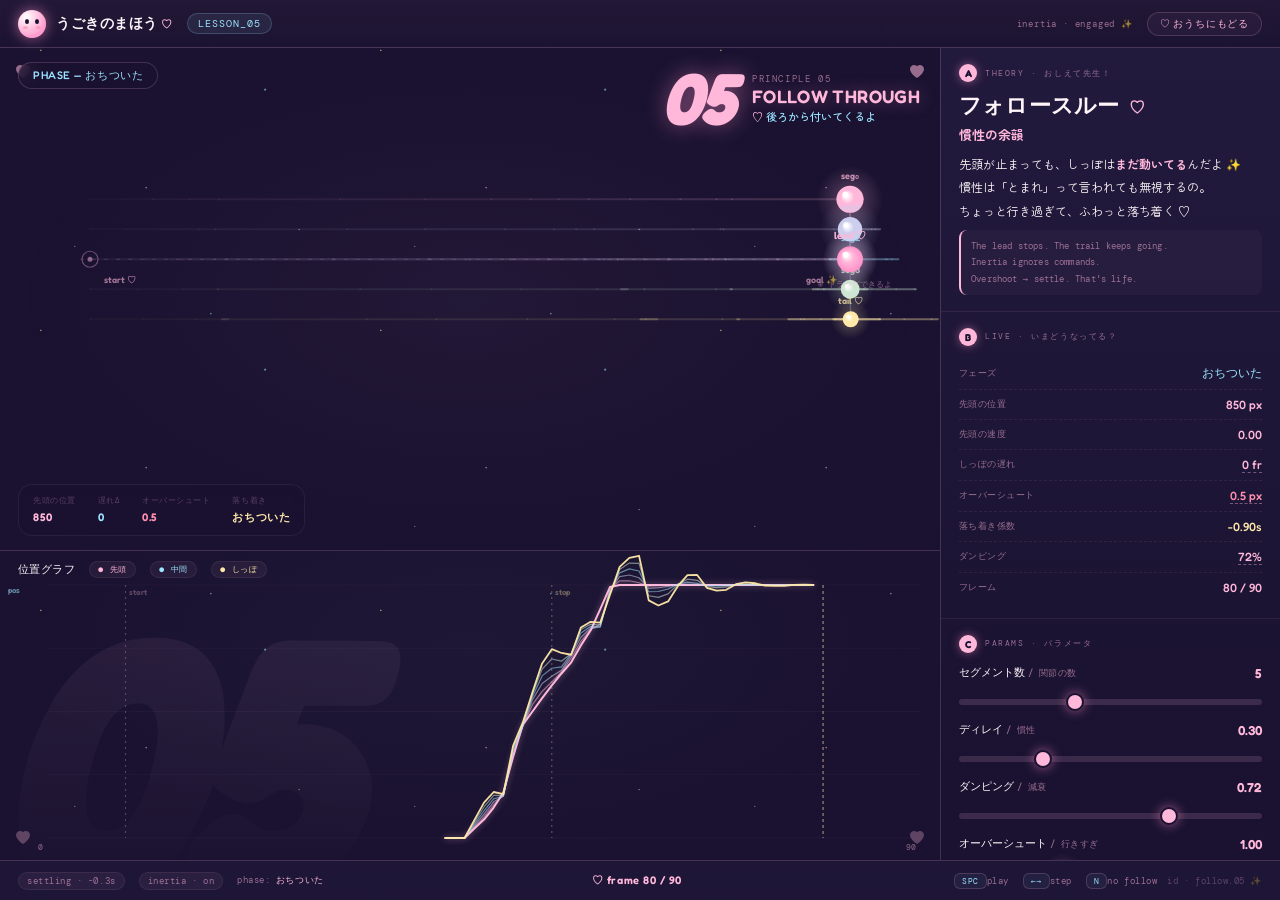
<file: 05-follow-through.html>
<!DOCTYPE html>
<html lang="ja">
<head>
<meta charset="UTF-8">
<meta name="viewport" content="width=device-width, initial-scale=1.0">
<title>うごきのまほう ♡ 05 フォロースルー！</title>
<link rel="preconnect" href="https://fonts.googleapis.com">
<link rel="preconnect" href="https://fonts.gstatic.com" crossorigin>
<link href="https://fonts.googleapis.com/css2?family=Fredoka:wght@400;500;600;700&family=Zen+Maru+Gothic:wght@400;500;700;900&family=DM+Mono:wght@400;500&display=swap" rel="stylesheet">
<style>
*,*::before,*::after{box-sizing:border-box;margin:0;padding:0}
:root{
  --bg:#1A1230;--bg-2:#221A3D;--bg-3:#2B2148;
  --pink:#FFB7DA;--pink-glow:#FF8FC8;
  --blue:#9BE3FF;--honey:#FFE9A8;
  --coral:#FF8FB1;--cream:#FFF5F9;
  --dim:rgba(255,183,218,0.55);
  --dim2:rgba(255,183,218,0.28);
  --border:rgba(255,183,218,0.18);
  --border2:rgba(255,183,218,0.08);
  --disp:'Fredoka',sans-serif;
  --mono:'DM Mono',monospace;
  --jp:'Zen Maru Gothic',sans-serif;
}
html,body{width:100%;height:100%;overflow:hidden;background:var(--bg);color:var(--pink);font-family:var(--jp)}

body::before{
  content:'';position:fixed;inset:0;pointer-events:none;z-index:0;
  background-image:
    radial-gradient(circle at 12% 18%, rgba(255,233,168,0.5) 0.5px, transparent 1.2px),
    radial-gradient(circle at 78% 32%, rgba(155,227,255,0.6) 0.6px, transparent 1.4px),
    radial-gradient(circle at 43% 67%, rgba(255,183,218,0.5) 0.5px, transparent 1.2px),
    radial-gradient(circle at 88% 82%, rgba(255,233,168,0.4) 0.5px, transparent 1px),
    radial-gradient(circle at 22% 88%, rgba(255,183,218,0.4) 0.4px, transparent 1px),
    radial-gradient(circle at 62% 12%, rgba(155,227,255,0.5) 0.5px, transparent 1.2px);
  background-size:340px 280px;
}

#app{display:grid;grid-template-rows:48px 1fr 40px;grid-template-columns:1fr 340px;height:100vh;width:100vw;position:relative;z-index:1}

/* ─── TOPBAR ─── */
#topbar{
  grid-column:1/-1;display:flex;align-items:center;justify-content:space-between;
  padding:0 18px;border-bottom:1px solid var(--border);
  font-family:var(--mono);font-size:10px;letter-spacing:0.08em;
  background:linear-gradient(180deg,rgba(255,183,218,0.04),rgba(255,183,218,0.01));
  backdrop-filter:blur(6px);z-index:10;
}
#topbar .left,#topbar .right{display:flex;align-items:center;gap:14px}
.brand{display:flex;align-items:center;gap:10px}
.brand-mark{
  width:28px;height:28px;border-radius:50%;
  background:radial-gradient(circle at 30% 25%, #fff 0%, var(--pink) 50%, var(--pink-glow) 100%);
  box-shadow:0 0 14px rgba(255,143,200,0.6), inset -3px -3px 0 rgba(255,143,200,0.4);
  position:relative;
}
.brand-mark::before,.brand-mark::after{
  content:'';position:absolute;background:#1A1230;border-radius:50%;
  width:4px;height:5px;top:9px;
}
.brand-mark::before{left:7px}.brand-mark::after{right:7px}
.brand-mark .cheek{
  position:absolute;width:5px;height:3px;border-radius:50%;
  background:var(--coral);top:16px;
  box-shadow:13px 0 0 var(--coral);left:5px;opacity:0.7;
}
.brand-name{font-family:var(--disp);font-weight:600;font-size:14px;color:var(--cream);letter-spacing:0.04em}
.brand-name .heart{color:var(--pink);font-size:11px}
.lesson-tag{
  font-family:var(--mono);font-size:10px;color:var(--blue);
  background:rgba(155,227,255,0.08);padding:3px 10px;border-radius:99px;
  border:1px solid rgba(155,227,255,0.2);letter-spacing:0.1em;
}
.sys-id{color:var(--dim);font-size:9px;font-family:var(--mono)}
.esc-btn{
  color:var(--pink);font-size:10px;text-decoration:none;
  border:1px solid var(--border);padding:4px 12px;border-radius:99px;
  transition:all .2s;font-family:var(--disp);font-weight:500;
  background:rgba(255,183,218,0.04);
}
.esc-btn:hover{color:var(--bg);background:var(--pink);border-color:var(--pink);box-shadow:0 0 16px rgba(255,143,200,0.5)}

/* ─── STAGE ─── */
#stage{position:relative;overflow:hidden;background:transparent;display:flex;flex-direction:column}

.stage-bignum{
  position:absolute;font-family:var(--disp);font-weight:700;
  font-size:clamp(220px,28vw,380px);
  background:linear-gradient(180deg,rgba(255,183,218,0.07),rgba(255,183,218,0));
  -webkit-background-clip:text;background-clip:text;color:transparent;
  line-height:0.85;bottom:-50px;left:-10px;pointer-events:none;user-select:none;letter-spacing:-0.04em;font-style:italic;
  padding-right:0.24em;   /* イタリックの右はみ出しが background-clip:text の塗り範囲で切れるのを防ぐ */
}

.corner-deco{position:absolute;width:18px;height:18px;pointer-events:none;color:var(--pink);opacity:0.55}
.corner-deco.tl{top:14px;left:14px}
.corner-deco.tr{top:14px;right:14px}
.corner-deco.bl{bottom:14px;left:14px}
.corner-deco.br{bottom:14px;right:14px}

.principle-overlay{position:absolute;top:18px;right:20px;display:flex;align-items:center;gap:14px;text-align:left;pointer-events:none;z-index:2}
.po-bignum{font-family:var(--disp);font-style:italic;font-weight:700;font-size:clamp(40px,6vw,72px);color:var(--pink);line-height:0.9;letter-spacing:-0.02em;text-shadow:0 0 22px rgba(255,143,200,0.45);padding-right:0.06em}
.po-text{text-align:left}
.po-num{font-family:var(--mono);font-size:9px;color:var(--dim);letter-spacing:0.18em}
.po-en{font-family:var(--disp);font-size:18px;font-weight:600;color:var(--pink);letter-spacing:0.02em;line-height:1;margin-top:2px;
  text-shadow:0 0 18px rgba(255,143,200,0.4);}
.po-jp{font-family:var(--jp);font-size:11px;font-weight:500;color:var(--blue);margin-top:3px}
.po-jp::before{content:'♡ ';color:var(--pink)}

/* MAIN ZONE */
#main-zone{position:relative;flex:0 0 62%;overflow:hidden;border-bottom:1px solid var(--border);
  background:radial-gradient(ellipse at 50% 50%, rgba(255,183,218,0.04), transparent 70%);}
#main-canvas{position:absolute;inset:0;width:100%;height:100%}

#main-hud{
  position:absolute;bottom:14px;left:18px;
  font-family:var(--mono);font-size:9px;color:var(--dim);
  letter-spacing:0.06em;line-height:1.8;pointer-events:none;display:flex;gap:22px;
  background:rgba(26,18,48,0.55);padding:8px 14px;border-radius:14px;
  border:1px solid var(--border2);backdrop-filter:blur(6px);
}
#main-hud .lbl{display:block;font-size:8px;color:var(--dim2)}
#main-hud .val{color:var(--pink);font-size:11px;font-family:var(--disp);font-weight:600}
#main-hud .val.coral{color:var(--coral)}
#main-hud .val.honey{color:var(--honey)}
#main-hud .val.blue{color:var(--blue)}

#phase-badge{
  position:absolute;top:14px;left:18px;
  font-family:var(--disp);font-weight:500;font-size:11px;letter-spacing:0.05em;
  padding:5px 14px;border:1px solid var(--border);border-radius:99px;
  color:var(--pink);background:rgba(26,18,48,0.7);pointer-events:none;backdrop-filter:blur(8px);
}

/* GRAPH ZONE */
#graph-zone{position:relative;flex:0 0 38%;overflow:hidden;
  background:radial-gradient(ellipse at 50% 30%, rgba(155,227,255,0.03), transparent 70%);}
#graph-canvas{position:absolute;inset:0;width:100%;height:100%}
#gz-header{
  position:absolute;top:10px;left:18px;
  font-family:var(--disp);font-size:11px;letter-spacing:0.04em;color:var(--cream);
  pointer-events:none;display:flex;gap:14px;align-items:center;font-weight:500;
}
#gz-header .tag{
  font-family:var(--mono);font-size:8px;color:var(--dim);background:rgba(255,183,218,0.06);
  padding:2px 8px;border-radius:99px;border:1px solid var(--border2);letter-spacing:0.1em;font-weight:400;
}
#gz-header .leg-pink{color:var(--pink)}
#gz-header .leg-blue{color:var(--blue)}
#gz-header .leg-honey{color:var(--honey)}

/* ─── PANEL ─── */
#panel{
  border-left:1px solid var(--border);
  background:linear-gradient(180deg,var(--bg-2),var(--bg) 90%);
  overflow-y:auto;overflow-x:hidden;
  scrollbar-width:thin;scrollbar-color:var(--pink) transparent;
}
#panel::-webkit-scrollbar{width:4px}
#panel::-webkit-scrollbar-thumb{background:var(--pink);border-radius:99px}

.psec{border-bottom:1px solid var(--border2);padding:16px 18px}
.psec:last-child{border-bottom:none}
.sec-label{
  font-family:var(--mono);font-size:8px;letter-spacing:0.2em;color:var(--dim);
  margin-bottom:12px;display:flex;align-items:center;gap:8px;
}
.sec-label .badge{
  display:inline-flex;align-items:center;justify-content:center;
  width:18px;height:18px;border-radius:50%;
  background:var(--pink);color:var(--bg);font-family:var(--disp);font-weight:700;font-size:10px;letter-spacing:0;
  box-shadow:0 0 10px rgba(255,143,200,0.5);
}
.sec-title{font-family:var(--disp);font-weight:600;font-size:22px;color:var(--cream);line-height:1.05;margin-bottom:8px;letter-spacing:0.01em}
.sec-title .heart{color:var(--pink);font-size:16px;margin-left:4px}
.sec-jp-title{font-family:var(--jp);font-weight:700;font-size:13px;color:var(--pink);margin-bottom:8px}
.body-text{font-family:var(--jp);font-size:12px;line-height:1.95;color:var(--cream);margin-bottom:8px;font-weight:400}
.body-text .em{color:var(--pink);font-weight:700}
.body-en{
  font-family:var(--mono);font-size:9px;line-height:1.8;color:var(--dim);
  letter-spacing:0.02em;border-left:2px solid var(--pink);
  background:rgba(255,183,218,0.03);padding:8px 10px;border-radius:8px;
}

.data-row{
  display:flex;justify-content:space-between;align-items:center;
  padding:7px 0;border-bottom:1px dashed var(--border2);
  font-family:var(--mono);font-size:10px;
}
.data-row:last-child{border-bottom:none}
.dk{color:var(--dim);letter-spacing:0.05em;font-size:9px}
.dv{color:var(--pink);font-weight:500;font-family:var(--disp);font-size:12px}
.dv.honey{color:var(--honey)}
.dv.blue{color:var(--blue)}
.dv.coral{color:var(--coral)}

/* scrubable values */
.dv.scrub{cursor:ew-resize;border-bottom:1px dashed rgba(255,183,218,0.4);user-select:none}
.dv.scrub:hover{color:var(--honey);border-bottom-color:var(--honey)}
.dv.scrub.scrubbing{color:var(--honey);border-bottom-color:var(--honey);background:rgba(255,233,168,0.08);border-radius:4px;padding:0 4px}

.btn{
  display:inline-flex;align-items:center;gap:5px;
  font-family:var(--disp);font-weight:500;font-size:10px;letter-spacing:0.04em;
  border:1px solid var(--border);padding:6px 12px;cursor:pointer;border-radius:99px;
  color:var(--pink);background:rgba(255,183,218,0.04);transition:all .2s;
  margin-right:4px;margin-bottom:5px;
}
.btn:hover{background:rgba(255,183,218,0.12);border-color:var(--pink);transform:translateY(-1px)}
.btn.active{
  color:var(--bg);background:var(--pink);border-color:var(--pink);
  box-shadow:0 0 14px rgba(255,143,200,0.45), 0 2px 8px rgba(0,0,0,0.25);
}
.btn.ng-btn{border-color:rgba(255,143,177,0.3);color:var(--coral);background:rgba(255,143,177,0.06)}
.btn.ng-btn:hover{background:rgba(255,143,177,0.18);border-color:var(--coral)}
.btn.ng-btn.active{background:var(--coral);color:var(--bg);border-color:var(--coral);box-shadow:0 0 14px rgba(255,143,177,0.45)}
.btn.blue-btn{color:var(--blue);border-color:rgba(155,227,255,0.3)}
.btn.blue-btn:hover{background:rgba(155,227,255,0.12);border-color:var(--blue)}
.btn.blue-btn.active{background:var(--blue);color:var(--bg);border-color:var(--blue);box-shadow:0 0 14px rgba(155,227,255,0.45)}

.sl-row{margin-bottom:12px}
.sl-label{display:flex;justify-content:space-between;font-family:var(--disp);font-size:11px;color:var(--cream);margin-bottom:5px;font-weight:500}
.sl-label .vlabel{color:var(--dim);font-family:var(--mono);font-size:9px;letter-spacing:0.05em}
.sl-label .vval{color:var(--pink);font-family:var(--disp);font-weight:600;font-size:13px}

input[type=range]{
  -webkit-appearance:none;appearance:none;width:100%;height:6px;border-radius:99px;
  background:rgba(255,183,218,0.15);outline:none;cursor:pointer;
}
input[type=range]::-webkit-slider-thumb{
  -webkit-appearance:none;width:18px;height:18px;border-radius:50%;
  background:var(--pink);cursor:pointer;border:2px solid var(--bg);
  box-shadow:0 0 12px rgba(255,143,200,0.6);
}
input[type=range]::-moz-range-thumb{
  width:18px;height:18px;border-radius:50%;background:var(--pink);
  border:2px solid var(--bg);box-shadow:0 0 12px rgba(255,143,200,0.6);
}

/* legend */
.seg-legend{display:flex;flex-direction:column;gap:6px;margin-top:12px;
  background:rgba(255,183,218,0.04);border:1px solid var(--border2);
  border-radius:12px;padding:10px 12px;}
.seg-row{display:flex;align-items:center;gap:10px;font-family:var(--jp);font-size:11px;color:var(--cream);font-weight:500}
.seg-dot{width:12px;height:12px;border-radius:50%;flex-shrink:0;box-shadow:0 0 8px currentColor}

.insight{
  background:linear-gradient(135deg,rgba(255,183,218,0.06),rgba(155,227,255,0.04));
  border:1px solid var(--border);padding:12px 14px;border-radius:14px;
  font-family:var(--jp);font-size:11px;line-height:1.9;color:var(--cream);
  letter-spacing:0.01em;margin-top:10px;
}
.insight strong{
  font-family:var(--disp);color:var(--pink);display:flex;align-items:center;gap:5px;
  font-size:11px;font-weight:600;margin-bottom:6px;letter-spacing:0.04em;
}
.insight strong::before{content:'♡';font-size:13px}
.insight .warn{color:var(--coral);font-weight:700}
.insight .em{color:var(--honey);font-weight:700}

/* ─── BOTTOMBAR ─── */
#bottombar{
  grid-column:1/-1;display:flex;align-items:center;justify-content:space-between;
  padding:0 18px;border-top:1px solid var(--border);
  font-family:var(--mono);font-size:9px;background:rgba(34,26,61,0.6);letter-spacing:0.06em;
  backdrop-filter:blur(6px);
}
.bl{color:var(--dim);display:flex;gap:14px;align-items:center}
.bl .pill{background:rgba(255,183,218,0.06);padding:2px 8px;border-radius:99px;border:1px solid var(--border2)}
.bc{color:var(--pink);font-weight:600;font-family:var(--disp);font-size:11px}
.br{color:var(--dim);display:flex;align-items:center;gap:10px}
.kbd{
  display:inline-block;border:1px solid var(--border);padding:2px 7px;
  font-size:8px;color:var(--blue);margin-left:4px;border-radius:6px;
  background:rgba(155,227,255,0.05);font-family:var(--mono);
}
</style>
</head>
<body>
<div id="app">

<header id="topbar">
  <div class="left">
    <div class="brand">
      <div class="brand-mark"><span class="cheek"></span></div>
      <div class="brand-name">うごきのまほう <span class="heart">♡</span></div>
    </div>
    <span class="lesson-tag">LESSON_05</span>
  </div>
  <div class="right">
    <span class="sys-id">inertia · engaged ✨</span>
    <a class="esc-btn" href="index.html">♡ おうちにもどる</a>
  </div>
</header>

<main id="stage">
  <div class="stage-bignum">05</div>
  <svg class="corner-deco tl" viewBox="0 0 18 18" fill="currentColor"><path d="M9 16s-7-4.35-7-9a4 4 0 0 1 7-2.65A4 4 0 0 1 16 7c0 4.65-7 9-7 9z"/></svg>
  <svg class="corner-deco tr" viewBox="0 0 18 18" fill="currentColor"><path d="M9 16s-7-4.35-7-9a4 4 0 0 1 7-2.65A4 4 0 0 1 16 7c0 4.65-7 9-7 9z"/></svg>
  <svg class="corner-deco bl" viewBox="0 0 18 18" fill="currentColor"><path d="M9 16s-7-4.35-7-9a4 4 0 0 1 7-2.65A4 4 0 0 1 16 7c0 4.65-7 9-7 9z"/></svg>
  <svg class="corner-deco br" viewBox="0 0 18 18" fill="currentColor"><path d="M9 16s-7-4.35-7-9a4 4 0 0 1 7-2.65A4 4 0 0 1 16 7c0 4.65-7 9-7 9z"/></svg>

  <div class="principle-overlay">
    <div class="po-bignum">05</div>
    <div class="po-text">
      <div class="po-num">PRINCIPLE 05</div>
      <div class="po-en">FOLLOW THROUGH</div>
      <div class="po-jp">後ろから付いてくるよ</div>
    </div>
  </div>

  <!-- MAIN ZONE -->
  <div id="main-zone">
    <canvas id="main-canvas"></canvas>
    <div id="phase-badge">PHASE — <span id="phase-badge-txt">—</span></div>
    <div id="main-hud">
      <div><span class="lbl">先頭の位置</span><span class="val" id="h-leadpos">0</span></div>
      <div><span class="lbl">遅れΔ</span><span class="val blue" id="h-delay">0</span></div>
      <div><span class="lbl">オーバーシュート</span><span class="val coral" id="h-over">0.0</span></div>
      <div><span class="lbl">落ち着き</span><span class="val honey" id="h-settle">—</span></div>
    </div>
  </div>

  <!-- GRAPH ZONE -->
  <div id="graph-zone">
    <div id="gz-header">
      <span>位置グラフ</span>
      <span class="tag leg-pink">● 先頭</span>
      <span class="tag leg-blue">● 中間</span>
      <span class="tag leg-honey">● しっぽ</span>
    </div>
    <canvas id="graph-canvas"></canvas>
  </div>
</main>

<aside id="panel">

  <div class="psec">
    <div class="sec-label"><span class="badge">A</span>THEORY · おしえて先生！</div>
    <div class="sec-title">フォロースルー <span class="heart">♡</span></div>
    <div class="sec-jp-title">慣性の余韻</div>
    <div class="body-text">
      先頭が止まっても、しっぽは<span class="em">まだ動いてる</span>んだよ ✨<br>
      慣性は「とまれ」って言われても無視するの。<br>
      ちょっと行き過ぎて、ふわっと落ち着く ♡
    </div>
    <div class="body-en">
      The lead stops. The trail keeps going.<br>
      Inertia ignores commands.<br>
      Overshoot → settle. That's life.
    </div>
  </div>

  <div class="psec">
    <div class="sec-label"><span class="badge">B</span>LIVE · いまどうなってる？</div>
    <div class="data-row"><span class="dk">フェーズ</span><span class="dv blue" id="lv-phase">—</span></div>
    <div class="data-row"><span class="dk">先頭の位置</span><span class="dv" id="lv-leadpos">0 px</span></div>
    <div class="data-row"><span class="dk">先頭の速度</span><span class="dv" id="lv-leadvel">0.00</span></div>
    <div class="data-row"><span class="dk">しっぽの遅れ</span><span class="dv scrub" id="lv-delay" data-scrub="delay" title="ドラッグで調整">0 fr</span></div>
    <div class="data-row"><span class="dk">オーバーシュート</span><span class="dv scrub coral" id="lv-over" data-scrub="over" title="ドラッグで調整">0.0 px</span></div>
    <div class="data-row"><span class="dk">落ち着き係数</span><span class="dv honey" id="lv-settle">—</span></div>
    <div class="data-row"><span class="dk">ダンピング</span><span class="dv scrub" id="lv-damp" data-scrub="damp" title="ドラッグで調整">—</span></div>
    <div class="data-row"><span class="dk">フレーム</span><span class="dv" id="lv-frame">00 / 90</span></div>
  </div>

  <div class="psec">
    <div class="sec-label"><span class="badge">C</span>PARAMS · パラメータ</div>
    <div class="sl-row">
      <div class="sl-label"><span>セグメント数 <span class="vlabel">/ 関節の数</span></span><span class="vval" id="sl-segs-val">5</span></div>
      <input type="range" id="sl-segs" min="2" max="10" value="5">
    </div>
    <div class="sl-row">
      <div class="sl-label"><span>ディレイ <span class="vlabel">/ 慣性</span></span><span class="vval" id="sl-delay-val">0.30</span></div>
      <input type="range" id="sl-delay" min="1" max="20" value="6">
    </div>
    <div class="sl-row">
      <div class="sl-label"><span>ダンピング <span class="vlabel">/ 減衰</span></span><span class="vval" id="sl-damp-val">0.72</span></div>
      <input type="range" id="sl-damp" min="10" max="98" value="72">
    </div>
    <div class="sl-row">
      <div class="sl-label"><span>オーバーシュート <span class="vlabel">/ 行きすぎ</span></span><span class="vval" id="sl-over-val">1.00</span></div>
      <input type="range" id="sl-over" min="0" max="30" value="10">
    </div>
    <div class="sl-row">
      <div class="sl-label"><span>スピード</span><span class="vval" id="sl-spd-val">1.0x</span></div>
      <input type="range" id="sl-spd" min="1" max="30" value="10">
    </div>
  </div>

  <div class="psec">
    <div class="sec-label"><span class="badge">D</span>PLAYBACK · さいせい</div>
    <div style="margin-bottom:10px">
      <button class="btn active" id="btnPlay">▶ さいせい</button>
      <button class="btn" id="btnPause">⏸ ストップ</button>
      <button class="btn" id="btnReset">↺ もどす</button>
    </div>
    <div>
      <button class="btn blue-btn active" id="btnTrail">✨ きせき</button>
      <button class="btn blue-btn active" id="btnLabels">A ラベル</button>
      <button class="btn ng-btn" id="btnNoFollow">⊥ 慣性なし</button>
    </div>
  </div>

  <div class="psec">
    <div class="sec-label"><span class="badge">E</span>PRESETS · プリセット</div>
    <button class="btn" onclick="applyPreset('hair')">髪 hair</button>
    <button class="btn" onclick="applyPreset('tail')">しっぽ tail</button>
    <button class="btn" onclick="applyPreset('cloth')">布 cloth</button>
    <button class="btn" onclick="applyPreset('stiff')">かたい stiff</button>
    <button class="btn" onclick="applyPreset('jelly')">ぷるぷる jelly ♡</button>
    <div class="seg-legend" id="seg-legend"></div>
  </div>

  <div class="psec">
    <div class="sec-label"><span class="badge">F</span>INSIGHT · ポイント！</div>
    <div class="insight">
      <strong>フォロースルーのコツ</strong>
      セグメント数を増やすほど<br>
      「やわらかさ」が増えるんだよ ✨<br>
      <span class="em">ダンピング</span>を下げると永遠にゆらゆら…<br>
      <span class="em">オーバーシュート</span>を0にすると<br>
      ロボットみたいに見えちゃう ⚠️<br><br>
      <span class="warn">慣性なし</span>モードで違いを確かめてみてね！
    </div>
  </div>

</aside>

<footer id="bottombar">
  <div class="bl">
    <span class="pill">settling · -0.3s</span>
    <span class="pill">inertia · on</span>
    <span>phase: <span style="color:var(--pink)" id="bb-phase">—</span></span>
  </div>
  <div class="bc">♡ frame <span id="bb-fr">00</span> / <span id="bb-total">90</span></div>
  <div class="br">
    <span><span class="kbd">SPC</span>play</span>
    <span><span class="kbd">←→</span>step</span>
    <span><span class="kbd">N</span>no follow</span>
    <span style="opacity:0.5">id · follow.05 ✨</span>
  </div>
</footer>
</div>

<script>
// ═══════════════════════════════════════════
// PARAMS
// ═══════════════════════════════════════════
let numSegs   = 5;
let delayFac  = 0.30;
let damping   = 0.72;
let overFac   = 1.0;
let playSpd   = 1.0;
let playing   = true;
let showTrail = true;
let showLabels= true;
let noFollow  = false;

let leadDragging  = false;
let leadManualX   = null;
let scrubTarget = null;

const TOTAL   = 90;
let masterFrame = 0;
let lastTime  = null;

let segs = [];
let leadHistory = [];
const HISTORY = 300;

// ── COLORS ──
const COL = {
  pink:'#FFB7DA', pinkGlow:'#FF8FC8', blue:'#9BE3FF',
  honey:'#FFE9A8', coral:'#FF8FB1', cream:'#FFF5F9',
  bg:'#1A1230',
};
function rgba(hex, a){
  const r=parseInt(hex.slice(1,3),16),g=parseInt(hex.slice(3,5),16),b=parseInt(hex.slice(5,7),16);
  return `rgba(${r},${g},${b},${a})`;
}

const LEAD_START_FR = 8;
const LEAD_END_FR   = 52;

function leadTargetX(fr, stageW) {
  if (leadManualX !== null) return leadManualX;
  const PAD = 90;
  const travel = stageW - PAD*2;
  if (fr < LEAD_START_FR) return PAD;
  if (fr > LEAD_END_FR)   return PAD + travel;
  const t = (fr - LEAD_START_FR) / (LEAD_END_FR - LEAD_START_FR);
  const ease = t < 0.5 ? 2*t*t : -1+(4-2*t)*t;
  return PAD + ease * travel;
}

const PHASE_LABEL = {
  'IDLE':'まちぼうけ','MOVING':'うごいてる','SETTLING':'おちつき中','SETTLED':'おちついた'
};
function getPhase(fr) {
  if (fr < LEAD_START_FR)  return 'IDLE';
  if (fr < LEAD_END_FR)    return 'MOVING';
  if (fr < LEAD_END_FR+20) return 'SETTLING';
  return 'SETTLED';
}

function initSegs(startX) {
  segs = [];
  for (let i = 0; i < numSegs; i++) {
    segs.push({ x: startX, vx: 0, trail: [] });
  }
  leadHistory = [];
  masterFrame = 0;
}

function updatePhysics(leadX, dt) {
  for (let i = 0; i < segs.length; i++) {
    const target = i === 0 ? leadX : segs[i-1].x;
    if (noFollow) {
      segs[i].x = target;
      segs[i].vx = 0;
    } else {
      const stiffness = (1 - delayFac) * 18 + 1;
      const dx = target - segs[i].x;
      const overPull = segs[i].vx * overFac * 0.08;
      segs[i].vx += (dx * stiffness + overPull) * dt;
      segs[i].vx *= Math.pow(damping, dt * 60);
      segs[i].x  += segs[i].vx * dt * 60;
    }
    segs[i].trail.push(segs[i].x);
    if (segs[i].trail.length > HISTORY) segs[i].trail.shift();
  }
}

// segment colors: lead=pink → tail=honey via blue
function segColor(i, alpha=1) {
  const t = segs.length <= 1 ? 0 : i / (segs.length - 1);
  // interpolate pink → blue → honey
  let r, g, b;
  if (t < 0.5) {
    // pink (255,183,218) → blue (155,227,255)
    const u = t * 2;
    r = Math.round(255 + (155-255)*u);
    g = Math.round(183 + (227-183)*u);
    b = Math.round(218 + (255-218)*u);
  } else {
    // blue → honey (255,233,168)
    const u = (t-0.5)*2;
    r = Math.round(155 + (255-155)*u);
    g = Math.round(227 + (233-227)*u);
    b = Math.round(255 + (168-255)*u);
  }
  return `rgba(${r},${g},${b},${alpha})`;
}

const mainC   = document.getElementById('main-canvas');
const mainCtx = mainC.getContext('2d');
const graphC  = document.getElementById('graph-canvas');
const graphCtx= graphC.getContext('2d');

function mainZoneSize(){ const z=document.getElementById('main-zone'); return {w:z.offsetWidth,h:z.offsetHeight}; }
function graphZoneSize(){ const z=document.getElementById('graph-zone'); return {w:z.offsetWidth,h:z.offsetHeight}; }

function resizeMain(){
  const z=document.getElementById('main-zone');
  mainC.width=z.offsetWidth*devicePixelRatio; mainC.height=z.offsetHeight*devicePixelRatio;
  mainC.style.width=z.offsetWidth+'px'; mainC.style.height=z.offsetHeight+'px';
}
function resizeGraph(){
  const z=document.getElementById('graph-zone');
  graphC.width=z.offsetWidth*devicePixelRatio; graphC.height=z.offsetHeight*devicePixelRatio;
  graphC.style.width=z.offsetWidth+'px'; graphC.style.height=z.offsetHeight+'px';
}

// ── DRAW MAIN ──
function drawMain() {
  const dpr = devicePixelRatio;
  const {w,h} = mainZoneSize();
  mainCtx.clearRect(0,0,mainC.width,mainC.height);
  mainCtx.save(); mainCtx.scale(dpr,dpr);

  const leadX = leadTargetX(masterFrame, w);
  const cy = h * 0.42;
  const SEG_SPACING = 30;
  const segY = (i) => cy + (i - (segs.length-1)*0.5) * SEG_SPACING;

  // RAIL
  mainCtx.save();
  mainCtx.strokeStyle=rgba(COL.pink,0.15);mainCtx.lineWidth=1;mainCtx.setLineDash([4,8]);
  mainCtx.beginPath();mainCtx.moveTo(80,cy);mainCtx.lineTo(w-50,cy);mainCtx.stroke();
  mainCtx.setLineDash([]);mainCtx.restore();

  const PAD=90;
  [[PAD,'start ♡'],[w-PAD,'goal ✨']].forEach(([x,lbl])=>{
    mainCtx.save();
    mainCtx.strokeStyle=rgba(COL.pink,0.35);mainCtx.lineWidth=1.2;
    mainCtx.beginPath();mainCtx.arc(x,cy,8,0,Math.PI*2);mainCtx.stroke();
    mainCtx.beginPath();mainCtx.arc(x,cy,2.5,0,Math.PI*2);
    mainCtx.fillStyle=rgba(COL.pink,0.5);mainCtx.fill();
    mainCtx.fillStyle=rgba(COL.pink,0.6);mainCtx.font='600 9px Fredoka, sans-serif';
    mainCtx.fillText(lbl,x+(lbl.startsWith('start')?14:-44),cy+24);
    mainCtx.restore();
  });

  // TRAILS
  if (showTrail) {
    segs.forEach((seg,i) => {
      if (seg.trail.length < 2) return;
      const sy = segY(i);
      for (let t=1; t<seg.trail.length; t++) {
        const al = (t/seg.trail.length)*0.4;
        mainCtx.save();mainCtx.strokeStyle=segColor(i,al);mainCtx.lineWidth=2;mainCtx.lineCap='round';
        mainCtx.beginPath();mainCtx.moveTo(seg.trail[t-1],sy);mainCtx.lineTo(seg.trail[t],sy);
        mainCtx.stroke();mainCtx.restore();
      }
    });
    if (leadHistory.length>1) {
      for(let t=1;t<leadHistory.length;t++){
        const al=(t/leadHistory.length)*0.45;
        mainCtx.save();mainCtx.strokeStyle=rgba(COL.pink,al);mainCtx.lineWidth=2.5;mainCtx.lineCap='round';
        mainCtx.beginPath();mainCtx.moveTo(leadHistory[t-1],cy);mainCtx.lineTo(leadHistory[t],cy);
        mainCtx.stroke();mainCtx.restore();
      }
    }
  }

  // CONNECTOR
  if (segs.length > 0) {
    mainCtx.save();mainCtx.strokeStyle=rgba(COL.pink,0.28);mainCtx.lineWidth=1.2;mainCtx.lineCap='round';
    mainCtx.beginPath();mainCtx.moveTo(leadX,cy);mainCtx.lineTo(segs[0].x,segY(0));mainCtx.stroke();mainCtx.restore();
    for(let i=0;i<segs.length-1;i++){
      mainCtx.save();mainCtx.strokeStyle=segColor(i,0.25);mainCtx.lineWidth=1.2;mainCtx.lineCap='round';
      mainCtx.beginPath();mainCtx.moveTo(segs[i].x,segY(i));mainCtx.lineTo(segs[i+1].x,segY(i+1));
      mainCtx.stroke();mainCtx.restore();
    }
  }

  // DELAY DELTAS
  segs.forEach((seg,i)=>{
    const sy=segY(i);
    const targetX=i===0?leadX:segs[i-1].x;
    const dx=targetX-seg.x;
    if(Math.abs(dx)>8){
      const arrowX=seg.x+dx*0.6;
      mainCtx.save();mainCtx.strokeStyle=segColor(i,0.35);mainCtx.lineWidth=1;
      mainCtx.setLineDash([2,4]);
      mainCtx.beginPath();mainCtx.moveTo(seg.x,sy+16);mainCtx.lineTo(targetX,sy+16);mainCtx.stroke();
      mainCtx.setLineDash([]);
      mainCtx.fillStyle=segColor(i,0.5);mainCtx.font='500 8px DM Mono, monospace';
      mainCtx.fillText('Δ'+(Math.abs(dx)|0),arrowX-8,sy+27);
      mainCtx.restore();
    }
  });

  // OVERSHOOT zone
  segs.forEach((seg,i)=>{
    const sy=segY(i);
    const targetX=i===0?leadX:segs[i-1].x;
    const overX=seg.x-targetX;
    if(Math.abs(overX)>4 && masterFrame>LEAD_END_FR){
      mainCtx.save();
      mainCtx.fillStyle=rgba(COL.coral,0.08);
      const x1=Math.min(seg.x,targetX),x2=Math.max(seg.x,targetX);
      const rr=8;
      // rounded rect highlight
      mainCtx.beginPath();
      mainCtx.moveTo(x1+rr,sy-11);
      mainCtx.lineTo(x2-rr,sy-11);
      mainCtx.quadraticCurveTo(x2,sy-11,x2,sy-11+rr);
      mainCtx.lineTo(x2,sy+11-rr);
      mainCtx.quadraticCurveTo(x2,sy+11,x2-rr,sy+11);
      mainCtx.lineTo(x1+rr,sy+11);
      mainCtx.quadraticCurveTo(x1,sy+11,x1,sy+11-rr);
      mainCtx.lineTo(x1,sy-11+rr);
      mainCtx.quadraticCurveTo(x1,sy-11,x1+rr,sy-11);
      mainCtx.fill();
      mainCtx.fillStyle=rgba(COL.coral,0.7);mainCtx.font='600 8px Fredoka, sans-serif';
      mainCtx.fillText('over!',x1+(x2-x1)/2-12,sy-14);
      mainCtx.restore();
    }
  });

  // SEGMENT BALLS (cute 3D)
  segs.forEach((seg,i)=>{
    const sy=segY(i);
    const col=segColor(i);
    const colHex = segColor(i).replace(/rgba?\(([^)]+)\)/, (_,parts)=>{
      const [r,g,b] = parts.split(',').map(s=>parseInt(s));
      return '#'+[r,g,b].map(v=>v.toString(16).padStart(2,'0')).join('');
    });
    const r=8+((segs.length-1-i)*1.4);

    // glow
    const grd=mainCtx.createRadialGradient(seg.x,sy,0,seg.x,sy,r*2.5);
    grd.addColorStop(0,segColor(i,0.3));grd.addColorStop(1,segColor(i,0));
    mainCtx.beginPath();mainCtx.arc(seg.x,sy,r*2.5,0,Math.PI*2);
    mainCtx.fillStyle=grd;mainCtx.fill();

    // ball body
    const bgrd=mainCtx.createRadialGradient(seg.x-r*0.3,sy-r*0.3,r*0.1,seg.x,sy,r);
    bgrd.addColorStop(0,'#FFFFFF');
    bgrd.addColorStop(0.45, colHex);
    bgrd.addColorStop(1, colHex);
    mainCtx.beginPath();mainCtx.arc(seg.x,sy,r,0,Math.PI*2);
    mainCtx.fillStyle=bgrd;mainCtx.fill();
    // highlight
    mainCtx.beginPath();mainCtx.arc(seg.x-r*0.35,sy-r*0.35,r*0.22,0,Math.PI*2);
    mainCtx.fillStyle='rgba(255,255,255,0.85)';mainCtx.fill();

    if(showLabels){
      const lbl=i===0?'seg₀':i===segs.length-1?'tail ♡':'seg'+i;
      mainCtx.fillStyle=segColor(i,0.75);mainCtx.font='600 9px Fredoka, sans-serif';
      const tw = mainCtx.measureText(lbl).width;
      mainCtx.fillText(lbl,seg.x-tw/2,sy-r-7);
    }
  });

  // LEAD BALL (biggest, brightest pink)
  const lgrd=mainCtx.createRadialGradient(leadX,cy,0,leadX,cy,28);
  lgrd.addColorStop(0,rgba(COL.pink,0.45));lgrd.addColorStop(1,rgba(COL.pink,0));
  mainCtx.beginPath();mainCtx.arc(leadX,cy,28,0,Math.PI*2);
  mainCtx.fillStyle=lgrd;mainCtx.fill();
  const leadGrd=mainCtx.createRadialGradient(leadX-4,cy-4,1,leadX,cy,13);
  leadGrd.addColorStop(0,'#FFFFFF');
  leadGrd.addColorStop(0.4,COL.pink);
  leadGrd.addColorStop(1,COL.pinkGlow);
  mainCtx.beginPath();mainCtx.arc(leadX,cy,13,0,Math.PI*2);
  mainCtx.fillStyle=leadGrd;mainCtx.fill();
  mainCtx.beginPath();mainCtx.arc(leadX-4.5,cy-4.5,3,0,Math.PI*2);
  mainCtx.fillStyle='rgba(255,255,255,0.9)';mainCtx.fill();
  if(showLabels){
    mainCtx.fillStyle=COL.pink;mainCtx.font='600 10px Fredoka, sans-serif';
    mainCtx.fillText('lead ♡',leadX-16,cy-20);
    mainCtx.fillStyle=rgba(COL.pink,0.45);mainCtx.font='500 8px DM Mono, monospace';
    mainCtx.fillText(leadDragging?'dragging…':'⊕ ドラッグできるよ',leadX-32,cy+28);
  }

  mainCtx.restore();

  // LIVE DATA
  const phase=getPhase(masterFrame);
  const tail=segs[segs.length-1];
  const tailTarget=segs.length>1?segs[segs.length-2].x:leadX;
  const overPx=tail?Math.abs(tail.x-tailTarget):0;

  const prevLeadX=leadTargetX(Math.max(0,masterFrame-1),w);
  const leadVel=Math.abs(leadX-prevLeadX);
  const delayFr=leadVel>0.5?Math.round((leadX-(tail?tail.x:leadX))/Math.max(1,leadVel)):0;

  document.getElementById('h-leadpos').textContent=Math.round(leadX);
  document.getElementById('h-delay').textContent=Math.abs(delayFr);
  document.getElementById('h-over').textContent=overPx.toFixed(1);
  document.getElementById('h-settle').textContent=phase==='SETTLING'||phase==='SETTLED'?PHASE_LABEL[phase]:'—';

  document.getElementById('lv-phase').textContent=PHASE_LABEL[phase];
  document.getElementById('lv-leadpos').textContent=Math.round(leadX)+' px';
  document.getElementById('lv-leadvel').textContent=leadVel.toFixed(2);
  document.getElementById('lv-delay').textContent=Math.abs(delayFr)+' fr';
  document.getElementById('lv-over').textContent=overPx.toFixed(1)+' px';
  document.getElementById('lv-settle').textContent=(-delayFac*3).toFixed(2)+'s';
  document.getElementById('lv-damp').textContent=(damping*100).toFixed(0)+'%';
  document.getElementById('lv-frame').textContent=String(Math.round(masterFrame)).padStart(2,'0')+' / '+TOTAL;

  document.getElementById('bb-fr').textContent=String(Math.round(masterFrame)).padStart(2,'0');
  document.getElementById('bb-total').textContent=TOTAL;
  document.getElementById('bb-phase').textContent=PHASE_LABEL[phase];

  const phaseBadge=document.getElementById('phase-badge');
  document.getElementById('phase-badge-txt').textContent=PHASE_LABEL[phase];
  phaseBadge.style.color=
    phase==='MOVING'?'var(--pink)':
    phase==='SETTLING'?'var(--honey)':
    phase==='SETTLED'?'var(--blue)':'var(--dim)';
}

// ── DRAW GRAPH ──
function drawGraph() {
  const dpr=devicePixelRatio;
  const {w,h}=graphZoneSize();
  graphCtx.clearRect(0,0,graphC.width,graphC.height);
  graphCtx.save();graphCtx.scale(dpr,dpr);

  const PAD_L=48,PAD_R=20,PAD_T=34,PAD_B=22;
  const W=w-PAD_L-PAD_R, H=h-PAD_T-PAD_B;
  const OX=PAD_L, OY=PAD_T;

  const stageW=mainZoneSize().w;
  const XMIN=90, XMAX=stageW-90;
  const xToCanvas=(x)=>OX+(x-XMIN)/(XMAX-XMIN)*W;
  const frToCanvas=(fr)=>OX+(fr/TOTAL)*W;

  graphCtx.strokeStyle=rgba(COL.pink,0.07);graphCtx.lineWidth=0.6;
  for(let i=0;i<=4;i++){
    const y=OY+H*(i/4);
    graphCtx.beginPath();graphCtx.moveTo(OX,y);graphCtx.lineTo(OX+W,y);graphCtx.stroke();
  }
  [[LEAD_START_FR,rgba(COL.pink,0.3),'start'],[LEAD_END_FR,rgba(COL.honey,0.35),'stop']].forEach(([fr,col,lbl])=>{
    graphCtx.strokeStyle=col;graphCtx.lineWidth=1;graphCtx.setLineDash([2,4]);
    graphCtx.beginPath();graphCtx.moveTo(frToCanvas(fr),OY);graphCtx.lineTo(frToCanvas(fr),OY+H);graphCtx.stroke();
    graphCtx.setLineDash([]);
    graphCtx.fillStyle=col;graphCtx.font='600 8px Fredoka, sans-serif';
    graphCtx.fillText(lbl,frToCanvas(fr)+3,OY+10);
  });

  graphCtx.fillStyle=rgba(COL.pink,0.45);graphCtx.font='500 8px DM Mono, monospace';
  graphCtx.fillText('0',OX-10,OY+H+12);graphCtx.fillText(TOTAL,OX+W-14,OY+H+12);
  graphCtx.fillStyle=rgba(COL.blue,0.55);graphCtx.font='600 8px Fredoka, sans-serif';
  graphCtx.fillText('pos',OX-40,OY+8);

  // lead
  const histLen=Math.min(leadHistory.length,TOTAL);
  if(histLen>1){
    graphCtx.save();graphCtx.strokeStyle=COL.pink;graphCtx.lineWidth=2;graphCtx.lineCap='round';graphCtx.lineJoin='round';
    graphCtx.shadowColor=rgba(COL.pink,0.5);graphCtx.shadowBlur=6;
    graphCtx.beginPath();
    for(let i=0;i<histLen;i++){
      const fr=Math.round(masterFrame)-histLen+i;
      const x=frToCanvas(Math.max(0,fr));
      const y=OY+H-(xToCanvas(leadHistory[i])-OX)/W*H;
      if(i===0)graphCtx.moveTo(x,y);else graphCtx.lineTo(x,y);
    }
    graphCtx.stroke();graphCtx.restore();
  }

  segs.forEach((seg,si)=>{
    const tl=seg.trail;
    const tLen=Math.min(tl.length,TOTAL);
    if(tLen<2)return;
    graphCtx.save();
    graphCtx.strokeStyle=segColor(si,si===segs.length-1?0.95:0.55);
    graphCtx.lineWidth=si===segs.length-1?1.8:1.2;graphCtx.lineCap='round';graphCtx.lineJoin='round';
    graphCtx.beginPath();
    for(let i=0;i<tLen;i++){
      const fr=Math.round(masterFrame)-tLen+i;
      const x=frToCanvas(Math.max(0,fr));
      const y=OY+H-(xToCanvas(tl[i])-OX)/W*H;
      if(i===0)graphCtx.moveTo(x,y);else graphCtx.lineTo(x,y);
    }
    graphCtx.stroke();graphCtx.restore();
  });

  const ph=frToCanvas(masterFrame);
  graphCtx.strokeStyle=rgba(COL.honey,0.55);graphCtx.lineWidth=1.2;graphCtx.setLineDash([3,3]);
  graphCtx.beginPath();graphCtx.moveTo(ph,OY);graphCtx.lineTo(ph,OY+H);graphCtx.stroke();
  graphCtx.setLineDash([]);

  graphCtx.restore();
}

// LOOP
function loop(ts){
  if(!lastTime)lastTime=ts;
  const dt=(ts-lastTime)/1000;lastTime=ts;

  const {w}=mainZoneSize();

  if(segs.length!==numSegs) initSegs(90);

  const leadX=leadTargetX(masterFrame,w);
  leadHistory.push(leadX);
  if(leadHistory.length>HISTORY)leadHistory.shift();

  if(playing){
    updatePhysics(leadX, dt*playSpd);
    masterFrame+=dt*playSpd*24;
    if(masterFrame>=TOTAL){masterFrame=0;initSegs(90);}
  } else {
    updatePhysics(leadX, 0.016);
  }

  resizeMain();resizeGraph();
  drawMain();drawGraph();
  requestAnimationFrame(loop);
}

function buildLegend(){
  const el=document.getElementById('seg-legend');
  let html=`<div class="seg-row"><div class="seg-dot" style="background:${COL.pink};color:${COL.pink}"></div>lead — 先頭</div>`;
  for(let i=0;i<numSegs;i++){
    const col=segColor(i);
    const lbl=i===numSegs-1?`seg${i} — tail ♡ しっぽ`:`seg${i}`;
    html+=`<div class="seg-row"><div class="seg-dot" style="background:${col};color:${col}"></div>${lbl}</div>`;
  }
  el.innerHTML = html;
}

function applyPreset(name){
  const presets={
    hair:  {segs:8, delay:0.55, damp:0.65, over:1.4},
    tail:  {segs:5, delay:0.38, damp:0.72, over:1.1},
    cloth: {segs:7, delay:0.45, damp:0.68, over:0.8},
    stiff: {segs:3, delay:0.10, damp:0.92, over:0.2},
    jelly: {segs:4, delay:0.30, damp:0.55, over:2.5},
  };
  const p=presets[name];
  numSegs=p.segs; delayFac=p.delay; damping=p.damp; overFac=p.over;

  document.getElementById('sl-segs').value=numSegs;
  document.getElementById('sl-segs-val').textContent=numSegs;
  document.getElementById('sl-delay').value=Math.round(p.delay*20);
  document.getElementById('sl-delay-val').textContent=p.delay.toFixed(2);
  document.getElementById('sl-damp').value=Math.round(p.damp*100);
  document.getElementById('sl-damp-val').textContent=p.damp.toFixed(2);
  document.getElementById('sl-over').value=Math.round(p.over*10);
  document.getElementById('sl-over-val').textContent=p.over.toFixed(2);

  initSegs(90); buildLegend();
}

// CONTROLS
// 手動でleadを動かして止めた状態から再生する場合、現在のlead位置に対応する
// masterFrameへ同期してから手動保持を解除する → 再生時に位置が飛ばない。
function syncFrameToManualLead(){
  if(leadManualX===null) return;
  const {w}=mainZoneSize();
  const PAD=90, travel=Math.max(1,w-PAD*2);
  const e=Math.max(0,Math.min(1,(leadManualX-PAD)/travel));   // 進捗 0..1（easeInOutQuad の出力）
  const t=e<0.5 ? Math.sqrt(e/2) : 1-Math.sqrt((1-e)/2);       // ease の逆関数 → 時間 0..1
  masterFrame=LEAD_START_FR + t*(LEAD_END_FR-LEAD_START_FR);
  leadManualX=null;
}
function startPlay(){
  syncFrameToManualLead();
  playing=true;
  document.getElementById('btnPlay').classList.add('active');
  document.getElementById('btnPause').classList.remove('active');
}
function stopPlay(){
  playing=false;
  document.getElementById('btnPause').classList.add('active');
  document.getElementById('btnPlay').classList.remove('active');
}
document.getElementById('btnPlay').onclick=startPlay;
document.getElementById('btnPause').onclick=stopPlay;
document.getElementById('btnReset').onclick=()=>{initSegs(90);};
document.getElementById('btnTrail').onclick=function(){
  showTrail=!showTrail;this.classList.toggle('active',showTrail);
};
document.getElementById('btnLabels').onclick=function(){
  showLabels=!showLabels;this.classList.toggle('active',showLabels);
};
document.getElementById('btnNoFollow').onclick=function(){
  noFollow=!noFollow;this.classList.toggle('active',noFollow);
  this.textContent=noFollow?'⊥ 慣性なし ✓':'⊥ 慣性なし';
  initSegs(90);
};

document.getElementById('sl-segs').oninput=function(){
  numSegs=+this.value;document.getElementById('sl-segs-val').textContent=numSegs;
  initSegs(90);buildLegend();
};
document.getElementById('sl-delay').oninput=function(){
  delayFac=this.value/20;document.getElementById('sl-delay-val').textContent=delayFac.toFixed(2);
};
document.getElementById('sl-damp').oninput=function(){
  damping=this.value/100;document.getElementById('sl-damp-val').textContent=damping.toFixed(2);
};
document.getElementById('sl-over').oninput=function(){
  overFac=this.value/10;document.getElementById('sl-over-val').textContent=overFac.toFixed(2);
};
document.getElementById('sl-spd').oninput=function(){
  playSpd=this.value/10;document.getElementById('sl-spd-val').textContent=playSpd.toFixed(1)+'x';
};

// LEAD BALL DRAG
mainC.addEventListener('pointerdown', e => {
  const rect = mainC.getBoundingClientRect();
  const ex = e.clientX - rect.left;
  const ey = e.clientY - rect.top;
  const {w, h} = mainZoneSize();
  const cy = h * 0.42;
  const leadX = leadManualX !== null ? leadManualX : leadTargetX(masterFrame, w);
  const dist = Math.sqrt((ex - leadX)**2 + (ey - cy)**2);
  if (dist < 24) {
    leadDragging = true;
    leadManualX  = leadX;
    mainC.setPointerCapture(e.pointerId);
    mainC.style.cursor = 'grabbing';
    playing = false;
    document.getElementById('btnPlay').classList.remove('active');
    document.getElementById('btnPause').classList.add('active');
  }
  e.preventDefault();
});
mainC.addEventListener('pointermove', e => {
  if (!leadDragging) return;
  const rect = mainC.getBoundingClientRect();
  const ex   = e.clientX - rect.left;
  const {w}  = mainZoneSize();
  leadManualX = Math.max(70, Math.min(w - 50, ex));
  e.preventDefault();
});
mainC.addEventListener('pointerup', e => {
  if (!leadDragging) return;
  leadDragging = false;
  mainC.style.cursor = 'default';
  // 離しても自動再生しない：その場で保持（trailがそこへ追従＝フォロースルー）。
  // 再生は▶ボタン or Spaceで。位置が勝手に飛ばないよう leadManualX も保持したまま。
  stopPlay();
});

// NUMBER SCRUBBER
const scrubConfig = {
  delay: { get:()=>delayFac, set:(v)=>{ delayFac=Math.max(0.01,Math.min(0.99,v)); syncSlider('sl-delay', Math.round(delayFac*20), 'sl-delay-val', delayFac.toFixed(2)); }, speed:0.005 },
  damp:  { get:()=>damping,  set:(v)=>{ damping=Math.max(0.10,Math.min(0.99,v));  syncSlider('sl-damp', Math.round(damping*100), 'sl-damp-val', damping.toFixed(2)); }, speed:0.004 },
  over:  { get:()=>overFac,  set:(v)=>{ overFac=Math.max(0,Math.min(3.0, v));    syncSlider('sl-over', Math.round(overFac*10), 'sl-over-val', overFac.toFixed(2)); }, speed:0.01 },
};
function syncSlider(slId, val, lblId, txt) {
  document.getElementById(slId).value = val;
  document.getElementById(lblId).textContent = txt;
}

document.querySelectorAll('.dv.scrub').forEach(el => {
  let sx = 0, startVal = 0, param = null, active = false;
  el.addEventListener('pointerdown', e => {
    param = el.dataset.scrub;
    if (!scrubConfig[param]) return;
    sx = e.clientX;
    startVal = scrubConfig[param].get();
    active = true;
    el.classList.add('scrubbing');
    el.setPointerCapture(e.pointerId);
    e.stopPropagation();
    e.preventDefault();
  });
  el.addEventListener('pointermove', e => {
    if (!active) return;
    const dx = e.clientX - sx;
    const cfg = scrubConfig[param];
    cfg.set(startVal + dx * cfg.speed);
    e.preventDefault();
  });
  el.addEventListener('pointerup', () => {
    active = false;
    el.classList.remove('scrubbing');
  });
});

document.addEventListener('keydown', e => {
  if(e.code==='Space'){e.preventDefault();
    if(playing) stopPlay(); else startPlay();
  }
  if(e.code==='ArrowRight'){masterFrame=Math.min(TOTAL,masterFrame+1);}
  if(e.code==='ArrowLeft') {masterFrame=Math.max(0,masterFrame-1);}
  if(e.code==='KeyN'){
    noFollow=!noFollow;
    document.getElementById('btnNoFollow').classList.toggle('active',noFollow);
    document.getElementById('btnNoFollow').textContent=noFollow?'⊥ 慣性なし ✓':'⊥ 慣性なし';
    initSegs(90);
  }
  if(e.code==='Escape')window.location.href='index.html';
});

window.addEventListener('resize',()=>{initSegs(leadTargetX(0,mainZoneSize().w));});

buildLegend();
initSegs(90);
requestAnimationFrame(loop);
</script>
</body>
</html>
</file>
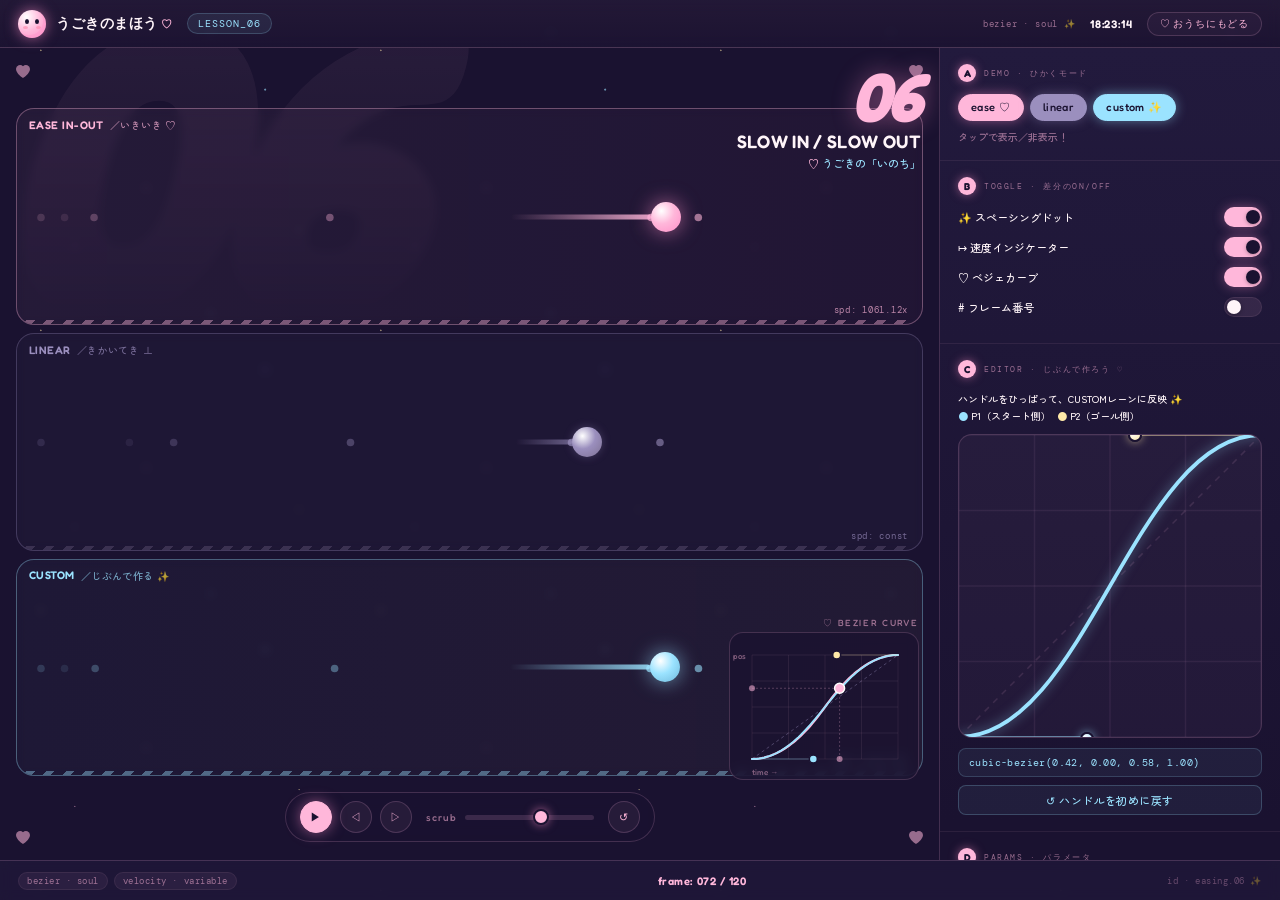
<file: 06-easing.html>
<!DOCTYPE html>
<html lang="ja">
<head>
<meta charset="UTF-8">
<meta name="viewport" content="width=device-width, initial-scale=1.0">
<title>うごきのまほう ♡ 06 イージング！</title>
<link rel="preconnect" href="https://fonts.googleapis.com">
<link rel="preconnect" href="https://fonts.gstatic.com" crossorigin>
<link href="https://fonts.googleapis.com/css2?family=Fredoka:wght@400;500;600;700&family=Zen+Maru+Gothic:wght@400;500;700;900&family=DM+Mono:wght@400;500&display=swap" rel="stylesheet">
<style>
*,*::before,*::after{box-sizing:border-box;margin:0;padding:0}
:root{
  --bg:#1A1230;--bg-2:#221A3D;--bg-3:#2B2148;
  --pink:#FFB7DA;--pink-glow:#FF8FC8;
  --blue:#9BE3FF;--honey:#FFE9A8;
  --coral:#FF8FB1;--cream:#FFF5F9;
  --mute:#7E7193;             /* LINEAR用くすみラベンダー */
  --mute-glow:#9B8FBE;
  --dim:rgba(255,183,218,0.55);
  --dim2:rgba(255,183,218,0.28);
  --border:rgba(255,183,218,0.18);
  --border2:rgba(255,183,218,0.08);
  --disp:'Fredoka',sans-serif;
  --mono:'DM Mono',monospace;
  --jp:'Zen Maru Gothic',sans-serif;
}
html,body{width:100%;height:100%;overflow:hidden;background:var(--bg);color:var(--pink);font-family:var(--jp)}

body::before{
  content:'';position:fixed;inset:0;pointer-events:none;z-index:0;
  background-image:
    radial-gradient(circle at 12% 18%, rgba(255,233,168,0.5) 0.5px, transparent 1.2px),
    radial-gradient(circle at 78% 32%, rgba(155,227,255,0.6) 0.6px, transparent 1.4px),
    radial-gradient(circle at 43% 67%, rgba(255,183,218,0.5) 0.5px, transparent 1.2px),
    radial-gradient(circle at 88% 82%, rgba(255,233,168,0.4) 0.5px, transparent 1px),
    radial-gradient(circle at 22% 88%, rgba(255,183,218,0.4) 0.4px, transparent 1px),
    radial-gradient(circle at 62% 12%, rgba(155,227,255,0.5) 0.5px, transparent 1.2px);
  background-size:340px 280px;
}

#app{display:grid;grid-template-rows:48px 1fr 40px;grid-template-columns:1fr 340px;height:100vh;width:100vw;position:relative;z-index:1}

/* TOPBAR */
#topbar{
  grid-column:1/-1;display:flex;align-items:center;justify-content:space-between;
  padding:0 18px;border-bottom:1px solid var(--border);
  font-family:var(--mono);font-size:10px;letter-spacing:0.08em;
  background:linear-gradient(180deg,rgba(255,183,218,0.04),rgba(255,183,218,0.01));
  backdrop-filter:blur(6px);z-index:10;
}
#topbar .left,#topbar .right{display:flex;align-items:center;gap:14px}
.brand{display:flex;align-items:center;gap:10px}
.brand-mark{
  width:28px;height:28px;border-radius:50%;
  background:radial-gradient(circle at 30% 25%, #fff 0%, var(--pink) 50%, var(--pink-glow) 100%);
  box-shadow:0 0 14px rgba(255,143,200,0.6), inset -3px -3px 0 rgba(255,143,200,0.4);
  position:relative;
}
.brand-mark::before,.brand-mark::after{
  content:'';position:absolute;background:#1A1230;border-radius:50%;
  width:4px;height:5px;top:9px;
}
.brand-mark::before{left:7px}.brand-mark::after{right:7px}
.brand-mark .cheek{
  position:absolute;width:5px;height:3px;border-radius:50%;
  background:var(--coral);top:16px;
  box-shadow:13px 0 0 var(--coral);left:5px;opacity:0.7;
}
.brand-name{font-family:var(--disp);font-weight:600;font-size:14px;color:var(--cream);letter-spacing:0.04em}
.brand-name .heart{color:var(--pink);font-size:11px}
.lesson-tag{
  font-family:var(--mono);font-size:10px;color:var(--blue);
  background:rgba(155,227,255,0.08);padding:3px 10px;border-radius:99px;
  border:1px solid rgba(155,227,255,0.2);letter-spacing:0.1em;
}
.sys-id{color:var(--dim);font-size:9px;font-family:var(--mono)}
#clock{font-family:var(--disp);font-weight:600;color:var(--cream);font-size:11px;letter-spacing:0.08em}
.esc-btn{
  color:var(--pink);font-size:10px;text-decoration:none;
  border:1px solid var(--border);padding:4px 12px;border-radius:99px;
  transition:all .2s;font-family:var(--disp);font-weight:500;
  background:rgba(255,183,218,0.04);
}
.esc-btn:hover{color:var(--bg);background:var(--pink);border-color:var(--pink);box-shadow:0 0 16px rgba(255,143,200,0.5)}

/* MAIN STAGE */
#main-stage{position:relative;overflow:hidden;background:transparent;border-right:1px solid var(--border);}

.stage-bignum{
  position:absolute;font-family:var(--disp);font-weight:700;font-style:italic;
  font-size:clamp(220px,32vw,420px);
  background:linear-gradient(180deg,rgba(255,183,218,0.07),rgba(255,183,218,0));
  -webkit-background-clip:text;background-clip:text;color:transparent;
  top:-60px;left:-10px;letter-spacing:-0.04em;line-height:0.85;pointer-events:none;user-select:none;
  padding-right:0.24em;   /* イタリックの右はみ出しが background-clip:text の塗り範囲で切れるのを防ぐ */
}
.corner-deco{position:absolute;width:18px;height:18px;pointer-events:none;color:var(--pink);opacity:0.55}
.corner-deco.tl{top:14px;left:14px}
.corner-deco.tr{top:14px;right:14px}
.corner-deco.bl{bottom:14px;left:14px}
.corner-deco.br{bottom:14px;right:14px}

.principle-overlay{position:absolute;top:14px;right:18px;text-align:right;pointer-events:none;z-index:2}
.po-num{font-family:var(--disp);font-style:italic;font-weight:700;
  font-size:clamp(38px,5.5vw,68px);color:var(--pink);line-height:1;letter-spacing:-0.02em;
  text-shadow:0 0 24px rgba(255,143,200,0.4);}
.po-en{font-family:var(--disp);font-weight:600;font-size:clamp(13px,1.6vw,18px);color:var(--cream);line-height:1.1;letter-spacing:0.02em;margin-top:2px}
.po-jp{font-family:var(--jp);font-weight:500;font-size:11px;color:var(--blue);margin-top:3px}
.po-jp::before{content:'♡ ';color:var(--pink)}

/* 3レーン */
#demo-area{
  position:absolute;inset:60px 16px 84px 16px;
  display:grid;grid-template-rows:1fr 1fr 1fr;gap:8px;
}
.lane{
  position:relative;overflow:hidden;border-radius:18px;
  border:1px solid rgba(255,183,218,0.15);display:flex;align-items:center;
  background:rgba(34,26,61,0.4);
  backdrop-filter:blur(4px);
}
.lane.ease-in-out{border-color:rgba(255,183,218,0.35);background:linear-gradient(90deg,rgba(255,183,218,0.05),rgba(255,143,200,0.03))}
.lane.linear-lane{border-color:rgba(155,143,190,0.3);background:rgba(126,113,147,0.05)}
.lane.user-lane{border-color:rgba(155,227,255,0.35);background:linear-gradient(90deg,rgba(155,227,255,0.03),rgba(255,233,168,0.04))}

.lane-label{
  position:absolute;top:8px;left:12px;
  font-family:var(--disp);font-weight:600;font-size:11px;letter-spacing:0.04em;
  pointer-events:none;user-select:none;display:flex;align-items:center;gap:6px;
}
.lane-label .ja{font-family:var(--jp);font-weight:500;font-size:10px;opacity:0.7}
.lane-label.good{color:var(--pink)}
.lane-label.bad{color:var(--mute-glow)}
.lane-label.user{color:var(--blue)}

.frame-num{
  position:absolute;top:8px;right:14px;
  font-family:var(--mono);font-size:9px;color:var(--dim);letter-spacing:0.15em;
  pointer-events:none;display:none;
}
.frame-num.show{display:block}

.trail-svg{position:absolute;inset:0;width:100%;height:100%;pointer-events:none}

.lane-ball{
  position:absolute;width:30px;height:30px;border-radius:50%;
  top:50%;transform:translateY(-50%);
  pointer-events:none;user-select:none;
}
.lane-ball.b-ease{
  background:radial-gradient(circle at 35% 30%, #fff, var(--pink) 45%, var(--pink-glow));
  box-shadow:0 0 20px rgba(255,143,200,0.6);
}
.lane-ball.b-linear{
  background:radial-gradient(circle at 35% 30%, #fff, var(--mute-glow) 45%, var(--mute));
  box-shadow:0 0 10px rgba(155,143,190,0.3);
}
.lane-ball.b-user{
  background:radial-gradient(circle at 35% 30%, #fff, var(--blue) 45%, #6FB8DB);
  box-shadow:0 0 20px rgba(155,227,255,0.6);
}

/* 速度インジケーター */
.vel-indicator{
  position:absolute;height:5px;border-radius:99px;
  top:50%;transform:translateY(-50%);
  pointer-events:none;user-select:none;transform-origin:right center;
}
.vel-ease{background:linear-gradient(to left, rgba(255,183,218,0.85), rgba(255,143,200,0))}
.vel-linear{background:linear-gradient(to left, rgba(155,143,190,0.6), rgba(155,143,190,0))}
.vel-user{background:linear-gradient(to left, rgba(155,227,255,0.85), rgba(155,227,255,0))}

.vel-label{
  position:absolute;bottom:8px;right:14px;
  font-family:var(--mono);font-size:9px;letter-spacing:0.08em;
  pointer-events:none;user-select:none;
}

.hazard-bar{
  position:absolute;bottom:0;left:0;right:0;height:4px;
  background:repeating-linear-gradient(-45deg, var(--pink), var(--pink) 6px, transparent 6px, transparent 14px);
  opacity:0.4;border-radius:0 0 18px 18px;
}
.linear-lane .hazard-bar{background:repeating-linear-gradient(-45deg, var(--mute), var(--mute) 6px, transparent 6px, transparent 14px);opacity:0.3}
.user-lane .hazard-bar{background:repeating-linear-gradient(-45deg, var(--blue), var(--blue) 6px, transparent 6px, transparent 14px);opacity:0.4}

/* ベジェカーブビュー */
#curve-view{
  position:absolute;bottom:80px;right:20px;
  width:190px;height:148px;
  border:1px solid var(--border);border-radius:14px;
  background:rgba(26,18,48,0.7);backdrop-filter:blur(6px);
  pointer-events:none;overflow:hidden;
}
#curve-view-label{
  position:absolute;bottom:230px;right:20px;
  font-family:var(--disp);font-weight:500;font-size:9px;
  color:var(--dim);letter-spacing:0.18em;pointer-events:none;
}
#curve-view-label::before{content:'♡ '}

/* PLAYBAR */
#playbar{
  position:absolute;bottom:18px;left:50%;transform:translateX(-50%);
  display:flex;gap:8px;align-items:center;z-index:50;
  background:rgba(26,18,48,0.75);padding:8px 14px;border-radius:99px;
  border:1px solid var(--border);backdrop-filter:blur(8px);
}
.play-btn{
  width:32px;height:32px;border-radius:50%;
  border:1px solid var(--border);background:rgba(255,183,218,0.06);color:var(--pink);
  font-size:11px;cursor:pointer;display:flex;align-items:center;justify-content:center;
  transition:all 0.2s;font-family:var(--disp);font-weight:500;
}
.play-btn:hover{background:rgba(255,183,218,0.18);border-color:var(--pink);transform:translateY(-1px)}
.play-btn.active{background:var(--pink);color:var(--bg);box-shadow:0 0 14px rgba(255,143,200,0.5);border-color:var(--pink)}
.scrub-wrap{width:180px;display:flex;align-items:center;gap:8px;padding:0 6px}
.scrub-label{font-family:var(--disp);font-size:10px;color:var(--dim);letter-spacing:0.1em;white-space:nowrap;font-weight:500}
input[type=range]{
  -webkit-appearance:none;appearance:none;width:100%;height:5px;border-radius:99px;
  background:rgba(255,183,218,0.15);outline:none;cursor:pointer;
}
input[type=range]::-webkit-slider-thumb{
  -webkit-appearance:none;width:16px;height:16px;border-radius:50%;
  background:var(--pink);cursor:pointer;border:2px solid var(--bg);
  box-shadow:0 0 10px rgba(255,143,200,0.6);
}
input[type=range]::-moz-range-thumb{
  width:16px;height:16px;border-radius:50%;background:var(--pink);
  border:2px solid var(--bg);box-shadow:0 0 10px rgba(255,143,200,0.6);
}

/* ─── SIDE PANEL ─── */
#side-panel{
  display:flex;flex-direction:column;overflow-y:auto;overflow-x:hidden;
  background:linear-gradient(180deg,var(--bg-2),var(--bg) 95%);
  scrollbar-width:thin;scrollbar-color:var(--pink) transparent;
}
#side-panel::-webkit-scrollbar{width:4px}
#side-panel::-webkit-scrollbar-thumb{background:var(--pink);border-radius:99px}

.sp-section{border-bottom:1px solid var(--border2);padding:16px 18px;flex-shrink:0}
.sp-label{
  font-family:var(--mono);font-size:8px;letter-spacing:0.2em;color:var(--dim);
  margin-bottom:12px;display:flex;align-items:center;gap:8px;
}
.sp-label .ltr{
  display:inline-flex;align-items:center;justify-content:center;
  width:18px;height:18px;border-radius:50%;
  background:var(--pink);color:var(--bg);font-family:var(--disp);font-weight:700;font-size:10px;letter-spacing:0;
  box-shadow:0 0 10px rgba(255,143,200,0.5);flex-shrink:0;
}

.demo-status{display:flex;gap:6px;flex-wrap:wrap;margin-bottom:8px}
.status-pill{
  font-family:var(--disp);font-weight:500;font-size:11px;letter-spacing:0.04em;
  padding:5px 12px;border:1px solid;border-radius:99px;cursor:pointer;
  transition:all 0.2s;user-select:none;
}
.status-pill.active-pill{background:var(--pink);border-color:var(--pink);color:var(--bg);box-shadow:0 0 12px rgba(255,143,200,0.45)}
.status-pill.inactive{border-color:var(--border);color:var(--dim);background:rgba(255,183,218,0.04)}
.status-pill:hover{transform:translateY(-1px)}
.status-pill.mute-pill.active-pill{background:var(--mute-glow);border-color:var(--mute-glow);color:var(--bg);box-shadow:0 0 12px rgba(155,143,190,0.4)}
.status-pill.blue-pill.active-pill{background:var(--blue);border-color:var(--blue);color:var(--bg);box-shadow:0 0 12px rgba(155,227,255,0.45)}

.toggle-row{
  display:flex;align-items:center;justify-content:space-between;
  margin-bottom:10px;font-family:var(--jp);font-size:11px;color:var(--cream);font-weight:500;
}
.toggle-switch{
  width:38px;height:20px;background:rgba(255,183,218,0.1);border-radius:99px;
  position:relative;cursor:pointer;transition:background 0.25s;flex-shrink:0;
  border:1px solid var(--border2);
}
.toggle-switch.on{background:var(--pink);box-shadow:0 0 12px rgba(255,143,200,0.4)}
.toggle-switch::after{
  content:'';position:absolute;width:14px;height:14px;border-radius:50%;
  background:var(--cream);top:2px;left:2px;transition:left 0.25s;
  box-shadow:0 1px 4px rgba(0,0,0,0.3);
}
.toggle-switch.on::after{left:21px;background:var(--bg)}

.slider-row{margin-bottom:12px}
.slider-header{display:flex;justify-content:space-between;margin-bottom:5px;font-family:var(--disp);font-size:11px;font-weight:500}
.slider-name{color:var(--cream);letter-spacing:0.02em}
.slider-name .ja{color:var(--dim);font-family:var(--jp);font-size:10px;margin-left:4px;font-weight:400}
.slider-val{color:var(--pink);font-weight:600;font-size:13px}

/* def block */
.def-block{
  background:linear-gradient(135deg,rgba(255,183,218,0.06),rgba(155,227,255,0.04));
  border:1px solid var(--border);border-left:3px solid var(--pink);
  padding:12px 14px;border-radius:14px;
}
.def-en{font-family:var(--disp);font-weight:600;font-size:17px;color:var(--cream);line-height:1.25;letter-spacing:0.01em}
.def-en .em{color:var(--pink)}
.def-jp{font-family:var(--jp);font-size:12px;color:var(--blue);margin-top:6px;line-height:1.7;font-weight:500}
.def-core{
  margin-top:10px;font-family:var(--jp);font-size:11px;color:var(--cream);line-height:1.9;
  border-top:1px dashed var(--border2);padding-top:10px;letter-spacing:0.01em;
}
.def-core .em{color:var(--pink);font-weight:700}

/* ベジェエディタ */
#bezier-editor{
  width:100%;aspect-ratio:1;position:relative;
  background:rgba(255,183,218,0.04);
  border:1px solid var(--border);border-radius:14px;
  cursor:crosshair;margin-top:10px;overflow:hidden;
}
#bezier-editor svg{width:100%;height:100%;display:block}
.handle-dot{
  position:absolute;width:14px;height:14px;border-radius:50%;
  transform:translate(-50%,-50%);cursor:grab;z-index:10;user-select:none;
  transition:box-shadow 0.15s,transform 0.1s;
}
.handle-dot:hover{box-shadow:0 0 14px rgba(255,255,255,0.4)}
.handle-dot:active{cursor:grabbing;transform:translate(-50%,-50%) scale(1.15)}
.handle-p1{background:radial-gradient(circle at 30% 30%, #fff, var(--blue));border:2px solid var(--bg);box-shadow:0 0 10px rgba(155,227,255,0.6)}
.handle-p2{background:radial-gradient(circle at 30% 30%, #fff, var(--honey));border:2px solid var(--bg);box-shadow:0 0 10px rgba(255,233,168,0.6)}

#bezier-readout{
  margin-top:10px;font-family:var(--mono);font-size:10px;
  color:var(--blue);letter-spacing:0.04em;
  background:rgba(155,227,255,0.06);padding:7px 10px;border-radius:8px;
  border:1px solid rgba(155,227,255,0.18);
}
.bz-reset{
  margin-top:8px;width:100%;font-family:var(--jp);font-weight:500;font-size:11px;
  color:var(--blue);background:rgba(155,227,255,0.06);
  border:1px solid rgba(155,227,255,0.22);border-radius:8px;
  padding:6px 10px;cursor:pointer;letter-spacing:0.04em;transition:all 0.15s;
}
.bz-reset:hover{background:rgba(155,227,255,0.14);border-color:var(--blue);transform:translateY(-1px)}
.bz-reset:active{transform:translateY(0)}

/* break button */
.break-btn{
  width:100%;padding:12px 14px;
  background:linear-gradient(135deg,rgba(255,143,177,0.1),rgba(255,143,177,0.05));
  border:1px solid rgba(255,143,177,0.35);color:var(--coral);
  font-family:var(--disp);font-weight:600;font-size:12px;letter-spacing:0.04em;
  cursor:pointer;transition:all 0.2s;text-align:left;border-radius:12px;
}
.break-btn:hover{background:rgba(255,143,177,0.18);border-color:var(--coral);transform:translateY(-1px)}
.break-btn.active-break{background:var(--coral);color:var(--bg);box-shadow:0 0 16px rgba(255,143,177,0.5)}
.break-warning{
  font-family:var(--jp);font-size:11px;color:var(--cream);margin-top:10px;line-height:1.8;font-weight:500;
  background:rgba(255,143,177,0.05);border:1px solid rgba(255,143,177,0.2);
  border-radius:10px;padding:10px 12px;
}
.break-warning .em{color:var(--coral);font-weight:700}

/* apply demos */
.apply-track{
  height:42px;background:rgba(255,183,218,0.04);
  border:1px solid var(--border2);border-radius:12px;
  position:relative;margin-bottom:10px;overflow:hidden;cursor:pointer;
  transition:border-color 0.2s;
}
.apply-track:hover{border-color:var(--pink)}
.apply-label{font-family:var(--disp);font-weight:500;font-size:10px;color:var(--dim);letter-spacing:0.18em;margin-bottom:6px}
.apply-label::before{content:'▸ '}

/* BOTTOMBAR */
#bottombar{
  grid-column:1/-1;display:flex;align-items:center;justify-content:space-between;
  padding:0 18px;border-top:1px solid var(--border);
  font-family:var(--mono);font-size:9px;background:rgba(34,26,61,0.6);letter-spacing:0.06em;
  backdrop-filter:blur(6px);color:var(--dim);
}
#bottombar .pill{background:rgba(255,183,218,0.06);padding:2px 8px;border-radius:99px;border:1px solid var(--border2)}
#bottom-frame{color:var(--pink);font-weight:600;font-family:var(--disp);font-size:11px}
</style>
</head>
<body>
<div id="app">

  <div id="topbar">
    <div class="left">
      <div class="brand">
        <div class="brand-mark"><span class="cheek"></span></div>
        <div class="brand-name">うごきのまほう <span class="heart">♡</span></div>
      </div>
      <span class="lesson-tag">LESSON_06</span>
    </div>
    <div class="right">
      <span class="sys-id">bezier · soul ✨</span>
      <span id="clock">00:00:00</span>
      <a class="esc-btn" href="index.html">♡ おうちにもどる</a>
    </div>
  </div>

  <!-- MAIN STAGE -->
  <div id="main-stage">
    <div class="stage-bignum">06</div>
    <svg class="corner-deco tl" viewBox="0 0 18 18" fill="currentColor"><path d="M9 16s-7-4.35-7-9a4 4 0 0 1 7-2.65A4 4 0 0 1 16 7c0 4.65-7 9-7 9z"/></svg>
    <svg class="corner-deco tr" viewBox="0 0 18 18" fill="currentColor"><path d="M9 16s-7-4.35-7-9a4 4 0 0 1 7-2.65A4 4 0 0 1 16 7c0 4.65-7 9-7 9z"/></svg>
    <svg class="corner-deco bl" viewBox="0 0 18 18" fill="currentColor"><path d="M9 16s-7-4.35-7-9a4 4 0 0 1 7-2.65A4 4 0 0 1 16 7c0 4.65-7 9-7 9z"/></svg>
    <svg class="corner-deco br" viewBox="0 0 18 18" fill="currentColor"><path d="M9 16s-7-4.35-7-9a4 4 0 0 1 7-2.65A4 4 0 0 1 16 7c0 4.65-7 9-7 9z"/></svg>

    <div class="principle-overlay">
      <div class="po-num">06</div>
      <div class="po-en">SLOW IN / SLOW OUT</div>
      <div class="po-jp">うごきの「いのち」</div>
    </div>

    <!-- 3レーン -->
    <div id="demo-area">

      <div class="lane ease-in-out" id="lane-ease">
        <div class="lane-label good">EASE IN-OUT <span class="ja">／いきいき ♡</span></div>
        <div class="frame-num" id="fnum-ease"></div>
        <div class="vel-label" style="color:rgba(255,183,218,0.7)"></div>
        <svg class="trail-svg" id="trail-ease"></svg>
        <div class="vel-indicator vel-ease" id="vel-ease"></div>
        <div class="lane-ball b-ease" id="ball-ease"></div>
        <div class="hazard-bar"></div>
      </div>

      <div class="lane linear-lane" id="lane-linear">
        <div class="lane-label bad">LINEAR <span class="ja">／きかいてき ⊥</span></div>
        <div class="frame-num" id="fnum-linear"></div>
        <div class="vel-label" style="color:rgba(155,143,190,0.7)"></div>
        <svg class="trail-svg" id="trail-linear"></svg>
        <div class="vel-indicator vel-linear" id="vel-linear"></div>
        <div class="lane-ball b-linear" id="ball-linear"></div>
        <div class="hazard-bar"></div>
      </div>

      <div class="lane user-lane" id="lane-user">
        <div class="lane-label user">CUSTOM <span class="ja">／じぶんで作る ✨</span></div>
        <div class="frame-num" id="fnum-user"></div>
        <div class="vel-label" style="color:rgba(155,227,255,0.7)"></div>
        <svg class="trail-svg" id="trail-user"></svg>
        <div class="vel-indicator vel-user" id="vel-user"></div>
        <div class="lane-ball b-user" id="ball-user"></div>
        <div class="hazard-bar"></div>
      </div>

    </div>

    <div id="curve-view-label">BEZIER CURVE</div>
    <div id="curve-view">
      <svg id="curve-svg" width="190" height="148" viewBox="0 0 190 148"></svg>
    </div>

    <div id="playbar">
      <div class="play-btn active" id="btn-play" onclick="togglePlay()">▶</div>
      <div class="play-btn" onclick="stepFrame(-1)" title="前のフレーム">◁</div>
      <div class="play-btn" onclick="stepFrame(1)" title="次のフレーム">▷</div>
      <div class="scrub-wrap">
        <span class="scrub-label">scrub</span>
        <input type="range" id="scrubber" min="0" max="119" value="0" oninput="scrubTo(this.value)">
      </div>
      <div class="play-btn" onclick="resetPlay()" title="リセット">↺</div>
    </div>
  </div>

  <!-- SIDE PANEL -->
  <div id="side-panel">

    <div class="sp-section">
      <div class="sp-label"><span class="ltr">A</span>DEMO · ひかくモード</div>
      <div class="demo-status">
        <div class="status-pill active-pill" id="pill-ease" onclick="toggleLane('ease')">ease ♡</div>
        <div class="status-pill mute-pill active-pill" id="pill-linear" onclick="toggleLane('linear')">linear</div>
        <div class="status-pill blue-pill active-pill" id="pill-user" onclick="toggleLane('user')">custom ✨</div>
      </div>
      <div style="font-family:var(--jp);font-size:10px;color:var(--dim);font-weight:500">タップで表示／非表示！</div>
    </div>

    <div class="sp-section">
      <div class="sp-label"><span class="ltr">B</span>TOGGLE · 差分のON/OFF</div>
      <div class="toggle-row"><span>✨ スペーシングドット</span><div class="toggle-switch on" id="tog-trail" onclick="toggleFeature('trail')"></div></div>
      <div class="toggle-row"><span>↦ 速度インジケーター</span><div class="toggle-switch on" id="tog-vel" onclick="toggleFeature('vel')"></div></div>
      <div class="toggle-row"><span>♡ ベジェカーブ</span><div class="toggle-switch on" id="tog-curve" onclick="toggleFeature('curve')"></div></div>
      <div class="toggle-row"><span># フレーム番号</span><div class="toggle-switch" id="tog-frame" onclick="toggleFeature('frame')"></div></div>
    </div>

    <div class="sp-section">
      <div class="sp-label"><span class="ltr">C</span>EDITOR · じぶんで作ろう ♡</div>
      <div style="font-family:var(--jp);font-size:10px;color:var(--cream);margin-bottom:8px;line-height:1.7;font-weight:500">
        ハンドルをひっぱって、CUSTOMレーンに反映 ✨<br>
        <span style="color:var(--blue);">●</span> P1（スタート側）&nbsp;
        <span style="color:var(--honey);">●</span> P2（ゴール側）
      </div>
      <div id="bezier-editor">
        <svg id="editor-svg" width="100%" height="100%" viewBox="0 0 200 200"></svg>
        <div class="handle-dot handle-p1" id="h-p1"></div>
        <div class="handle-dot handle-p2" id="h-p2"></div>
      </div>
      <div id="bezier-readout">cubic-bezier(0.42, 0.00, 0.58, 1.00)</div>
      <button id="bezier-reset" class="bz-reset" type="button">↺ ハンドルを初めに戻す</button>
    </div>

    <div class="sp-section">
      <div class="sp-label"><span class="ltr">D</span>PARAMS · パラメータ</div>
      <div class="slider-row">
        <div class="slider-header"><span class="slider-name">EASE POWER <span class="ja">/ つよさ</span></span><span class="slider-val" id="val-power">2.0</span></div>
        <input type="range" id="sl-power" min="10" max="60" value="20" oninput="updateParam('power',this.value)">
      </div>
      <div class="slider-row">
        <div class="slider-header"><span class="slider-name">DISTANCE <span class="ja">/ 距離</span></span><span class="slider-val" id="val-dist">80%</span></div>
        <input type="range" id="sl-dist" min="40" max="95" value="80" oninput="updateParam('dist',this.value)">
      </div>
      <div class="slider-row">
        <div class="slider-header"><span class="slider-name">SPEED <span class="ja">/ 再生</span></span><span class="slider-val" id="val-speed">1.0x</span></div>
        <input type="range" id="sl-speed" min="25" max="300" value="100" oninput="updateParam('speed',this.value)">
      </div>
    </div>

    <div class="sp-section">
      <div class="sp-label"><span class="ltr">E</span>BREAK · やりすぎモード</div>
      <button class="break-btn" id="break-btn" onclick="toggleBreak()">⚠ イージング極端モード</button>
      <div class="break-warning" id="break-warning" style="display:none">
        <span class="em">EASE_POWER: 8.0</span> 極端な加減速だよ ⚠️<br><br>
        「強いEasing = いい」じゃないんだよ ♡<br>
        コンテキストに合った強さを選ぶのが大事 ✨<br>
        UIにはやさしく、キャラには豊かに！
      </div>
    </div>

    <div class="sp-section">
      <div class="sp-label"><span class="ltr">F</span>TEXT · 言語化</div>
      <div class="def-block">
        <div class="def-en"><span class="em">Begin</span> slow.<br><span class="em">End</span> slow.<br>The middle is <span class="em">alive</span>.</div>
        <div class="def-jp">ゆっくり始まり、ゆっくり終わる。<br>真ん中が、生きてるんだよ ♡</div>
        <div class="def-core">
          リニアな動きはロボットみたい。<br>
          自然界のすべての動きには<br>
          <span class="em">加速と減速</span>があるんだよ ✨<br>
          このカーブが「生命感」の正体！
        </div>
      </div>
    </div>

    <div class="sp-section">
      <div class="sp-label"><span class="ltr">G</span>APPLY · 応用れい</div>
      <div style="font-family:var(--jp);font-size:10px;color:var(--dim);margin-bottom:10px;font-weight:500">クリックでアニメ発動 ♡</div>

      <div class="apply-label">MODAL OPEN</div>
      <div class="apply-track" style="display:flex;align-items:center;justify-content:center;gap:10px" onclick="applyDemo('modal')">
        <div id="apply-modal-ease"
          style="width:62px;height:28px;background:rgba(255,183,218,0.18);border:1px solid var(--pink);border-radius:8px;
                 font-family:var(--disp);font-weight:500;font-size:9px;color:var(--pink);
                 display:flex;align-items:center;justify-content:center;transform:scaleY(0);transform-origin:top;">
          ease ♡
        </div>
        <div id="apply-modal-linear"
          style="width:62px;height:28px;background:rgba(155,143,190,0.12);border:1px solid var(--mute-glow);border-radius:8px;
                 font-family:var(--disp);font-weight:500;font-size:9px;color:var(--mute-glow);
                 display:flex;align-items:center;justify-content:center;transform:scaleY(0);transform-origin:top;">
          linear
        </div>
      </div>

      <div class="apply-label">PAGE TRANSITION</div>
      <div class="apply-track" style="overflow:hidden" onclick="applyDemo('transition')">
        <div id="apply-trans-ease"
          style="position:absolute;inset:0;background:rgba(255,183,218,0.1);border-right:2px solid var(--pink);
                 font-family:var(--disp);font-weight:500;font-size:9px;letter-spacing:0.1em;color:var(--pink);
                 display:flex;align-items:center;justify-content:center;left:-100%;height:50%;">
          ease ↦
        </div>
        <div id="apply-trans-linear"
          style="position:absolute;inset:0;background:rgba(155,143,190,0.08);border-right:2px solid var(--mute-glow);
                 font-family:var(--disp);font-weight:500;font-size:9px;letter-spacing:0.1em;color:var(--mute-glow);
                 display:flex;align-items:center;justify-content:center;left:-100%;top:50%;height:50%;">
          linear ↦
        </div>
      </div>
    </div>

  </div>

  <div id="bottombar">
    <span><span class="pill">bezier · soul</span> <span class="pill">velocity · variable</span></span>
    <span id="bottom-frame">frame: 000 / 120</span>
    <span style="opacity:0.6">id · easing.06 ✨</span>
  </div>

</div>

<script>
/* CONFIG */
const TOTAL = 120;
const TRAIL_EVERY = 4;
const TRAIL_MAX   = 30;

/* STATE */
const state = {
  playing: true,
  frame: 0,
  speed: 1.0,
  breakMode: false,
  lanes: { ease:true, linear:true, user:true },
  features: { trail:true, vel:true, curve:true, frame:false },
  params: { power:2.0, dist:0.80 },
  bezier: { x1:0.42, y1:0.00, x2:0.58, y2:1.00 },
};

const trails = { ease:[], linear:[], user:[] };

/* EASING */
function easeInOut(t, power) {
  if (t < 0.5) return 0.5 * Math.pow(2*t, power);
  else         return 1 - 0.5 * Math.pow(2*(1-t), power);
}
function linear(t) { return t; }
function cubicBezier(x1, y1, x2, y2) {
  return function(t) {
    if (t === 0 || t === 1) return t;
    let tGuess = t;
    for (let i = 0; i < 8; i++) {
      const bt  = bezierCoord(tGuess, x1, x2) - t;
      const dbt = bezierDeriv(tGuess, x1, x2);
      if (Math.abs(bt) < 1e-5) break;
      tGuess -= bt / dbt;
    }
    return bezierCoord(tGuess, y1, y2);
  };
}
function bezierCoord(t, p1, p2) {
  return 3*(1-t)*(1-t)*t*p1 + 3*(1-t)*t*t*p2 + t*t*t;
}
function bezierDeriv(t, p1, p2) {
  return 3*(1-t)*(1-t)*p1 + 6*(1-t)*t*(p2-p1) + 3*t*t*(1-p2);
}

function getEaseFn(type) {
  if (type === 'ease') {
    const power = state.breakMode ? 8.0 : state.params.power;
    return t => easeInOut(t, power);
  }
  if (type === 'linear') return linear;
  if (type === 'user')   return cubicBezier(state.bezier.x1, state.bezier.y1, state.bezier.x2, state.bezier.y2);
}

/* LANE GEOMETRY */
function getLaneW(laneId) {
  const el = document.getElementById(`lane-${laneId}`);
  return el ? el.offsetWidth : 600;
}
function getLaneH(laneId) {
  const el = document.getElementById(`lane-${laneId}`);
  return el ? el.offsetHeight : 80;
}
function getX(t, type) {
  const fn = getEaseFn(type);
  const cycle = t < 0.5 ? t * 2 : (1 - t) * 2;
  const eased = fn(cycle);
  const lw = getLaneW(type);
  const pad = 24;
  return pad + eased * (lw - pad*2 - 30) * state.params.dist;
}
function getVel(t, type) {
  const dt = 1 / TOTAL;
  const x0 = getX(Math.max(0, t - dt), type);
  const x1 = getX(Math.min(1 - dt, t + dt), type);
  return Math.abs(x1 - x0) / (2 * dt);
}

/* RENDER */
['ease','linear','user'].forEach(type => {
  for (let i=0; i<TOTAL; i++) trails[type][i] = null;
});

function renderAll() {
  const t = state.frame / TOTAL;

  ['ease','linear','user'].forEach(type => {
    const laneEl = document.getElementById(`lane-${type}`);
    if (!laneEl) return;
    const visible = state.lanes[type];
    laneEl.style.display = visible ? '' : 'none';
    if (!visible) return;

    const lh = getLaneH(type);
    const cy = lh / 2;
    const ballEl  = document.getElementById(`ball-${type}`);
    const velEl   = document.getElementById(`vel-${type}`);
    const trailEl = document.getElementById(`trail-${type}`);
    const fnumEl  = document.getElementById(`fnum-${type}`);

    const bx = getX(t, type);
    ballEl.style.left = `${bx}px`;

    const vel    = getVel(t, type);
    const MAX_VEL = getVel(0.5, 'ease');
    const safeMV  = Math.max(MAX_VEL, 1);
    const tailLen = type === 'linear'
      ? 56
      : Math.max(4, Math.min((vel / safeMV) * 120, 140));

    const velLabelEl = laneEl.querySelector('.vel-label');
    if (state.features.vel) {
      velEl.style.display = '';
      velEl.style.left   = `${bx - tailLen}px`;
      velEl.style.width  = `${tailLen}px`;
      velEl.style.top    = '50%';
      velEl.style.transform = 'translateY(-50%)';
      if (velLabelEl) {
        velLabelEl.textContent = type === 'linear'
          ? 'spd: const'
          : `spd: ${(vel / safeMV).toFixed(2)}x`;
      }
    } else {
      velEl.style.display = 'none';
      if (velLabelEl) velLabelEl.textContent = '';
    }

    if (state.playing && state.frame % TRAIL_EVERY === 0) {
      trails[type][state.frame] = bx;
    }

    if (state.features.trail) {
      let dots = '';
      const dotColor = type === 'ease'   ? 'rgba(255,183,218,' :
                       type === 'linear' ? 'rgba(155,143,190,' :
                                           'rgba(155,227,255,';
      for (let f=0; f<TOTAL; f++) {
        if (trails[type][f] === null) continue;
        const age = (state.frame - f + TOTAL) % TOTAL;
        const op  = Math.max(0, 0.7 - age/TOTAL * 0.9);
        const r   = 3.8;
        dots += `<circle cx="${trails[type][f]}" cy="${cy}" r="${r}" fill="${dotColor}${op.toFixed(2)})"/>`;
      }
      trailEl.innerHTML = dots;
    } else {
      trailEl.innerHTML = '';
    }

    if (state.features.frame) {
      fnumEl.classList.add('show');
      fnumEl.textContent = `f:${String(state.frame).padStart(3,'0')}`;
    } else {
      fnumEl.classList.remove('show');
    }
  });

  renderCurveView();

  document.getElementById('bottom-frame').textContent = `frame: ${String(state.frame).padStart(3,'0')} / ${TOTAL}`;
  document.getElementById('scrubber').value = state.frame;
}

function renderCurveView() {
  const cvw = document.getElementById('curve-view');
  const svg = document.getElementById('curve-svg');
  if (!state.features.curve) { cvw.style.display='none'; return; }
  cvw.style.display='block';

  const W=190, H=148, pad=22;
  const iw = W-pad*2, ih = H-pad*2;
  const t  = state.frame / TOTAL;

  let s = '';
  for (let i=0; i<=4; i++) {
    const x = pad + i*(iw/4);
    const y = pad + i*(ih/4);
    s += `<line x1="${x}" y1="${pad}" x2="${x}" y2="${H-pad}" stroke="rgba(255,183,218,0.08)" stroke-width="1"/>`;
    s += `<line x1="${pad}" y1="${y}" x2="${W-pad}" y2="${y}" stroke="rgba(255,183,218,0.08)" stroke-width="1"/>`;
  }
  // linear reference
  s += `<line x1="${pad}" y1="${H-pad}" x2="${W-pad}" y2="${pad}" stroke="rgba(155,143,190,0.4)" stroke-width="1" stroke-dasharray="3 3"/>`;

  const curves = [
    { type:'ease', color:'#FFB7DA', w:2.2 },
    { type:'user', color:'#9BE3FF', w:1.8 },
  ];
  curves.forEach(({type, color, w}) => {
    if (!state.lanes[type]) return;
    let path = '';
    for (let i=0; i<=60; i++) {
      const tx = i/60;
      const fn = getEaseFn(type);
      const ty = fn(tx);
      const cx = pad + tx * iw;
      const cy = H - pad - ty * ih;
      path += i===0 ? `M${cx.toFixed(1)},${cy.toFixed(1)}` : `L${cx.toFixed(1)},${cy.toFixed(1)}`;
    }
    s += `<path d="${path}" fill="none" stroke="${color}" stroke-width="${w}" stroke-linecap="round" stroke-linejoin="round"/>`;
  });

  if (state.lanes.ease) {
    const fn = getEaseFn('ease');
    const ty = fn(t);
    const cx = pad + t * iw;
    const cy = H - pad - ty * ih;
    s += `<circle cx="${pad + t*iw}" cy="${H-pad}" r="3" fill="rgba(255,183,218,0.55)"/>`;
    s += `<circle cx="${pad}" cy="${cy}" r="3" fill="rgba(255,183,218,0.55)"/>`;
    s += `<line x1="${pad+t*iw}" y1="${H-pad}" x2="${cx}" y2="${cy}" stroke="rgba(255,183,218,0.25)" stroke-width="1" stroke-dasharray="2 2"/>`;
    s += `<line x1="${pad}" y1="${cy}" x2="${cx}" y2="${cy}" stroke="rgba(255,183,218,0.25)" stroke-width="1" stroke-dasharray="2 2"/>`;
    s += `<circle cx="${cx}" cy="${cy}" r="5" fill="#FFB7DA" stroke="#FFF" stroke-width="1.5"/>`;
  }

  if (state.lanes.user) {
    const bx1 = pad + state.bezier.x1*iw, by1 = H-pad - state.bezier.y1*ih;
    const bx2 = pad + state.bezier.x2*iw, by2 = H-pad - state.bezier.y2*ih;
    s += `<line x1="${pad}" y1="${H-pad}" x2="${bx1}" y2="${by1}" stroke="rgba(155,227,255,0.35)" stroke-width="1"/>`;
    s += `<line x1="${W-pad}" y1="${pad}" x2="${bx2}" y2="${by2}" stroke="rgba(255,233,168,0.3)" stroke-width="1"/>`;
    s += `<circle cx="${bx1}" cy="${by1}" r="4" fill="#9BE3FF" stroke="#1A1230" stroke-width="1.5"/>`;
    s += `<circle cx="${bx2}" cy="${by2}" r="4" fill="#FFE9A8" stroke="#1A1230" stroke-width="1.5"/>`;
  }

  s += `<text x="${pad}" y="${H-6}" font-family="Fredoka,sans-serif" font-size="8" font-weight="500" fill="rgba(255,183,218,0.45)">time →</text>`;
  s += `<text x="3" y="${pad+4}" font-family="Fredoka,sans-serif" font-size="8" font-weight="500" fill="rgba(255,183,218,0.45)">pos</text>`;

  svg.innerHTML = s;
}

/* BEZIER EDITOR */
function initBezierEditor() {
  const editor = document.getElementById('bezier-editor');
  const edSvg  = document.getElementById('editor-svg');
  const hp1    = document.getElementById('h-p1');
  const hp2    = document.getElementById('h-p2');

  function updateHandlePos() {
    const w = editor.offsetWidth, h = editor.offsetHeight;
    hp1.style.left = `${state.bezier.x1 * w}px`;
    hp1.style.top  = `${(1-state.bezier.y1) * h}px`;
    hp2.style.left = `${state.bezier.x2 * w}px`;
    hp2.style.top  = `${(1-state.bezier.y2) * h}px`;
    updateEditorSVG();
    updateBezierReadout();
  }
  function updateEditorSVG() {
    const w=200, h=200;
    const x1=state.bezier.x1*w, y1=(1-state.bezier.y1)*h;
    const x2=state.bezier.x2*w, y2=(1-state.bezier.y2)*h;
    let s = '';
    for (let i=0; i<=4; i++) {
      const v = i*50;
      s += `<line x1="${v}" y1="0" x2="${v}" y2="200" stroke="rgba(255,183,218,0.07)" stroke-width="1"/>`;
      s += `<line x1="0" y1="${v}" x2="200" y2="${v}" stroke="rgba(255,183,218,0.07)" stroke-width="1"/>`;
    }
    s += `<line x1="0" y1="200" x2="200" y2="0" stroke="rgba(255,183,218,0.12)" stroke-width="1" stroke-dasharray="4 4"/>`;
    s += `<line x1="0" y1="200" x2="${x1}" y2="${y1}" stroke="rgba(155,227,255,0.5)" stroke-width="1.2" stroke-linecap="round"/>`;
    s += `<line x1="200" y1="0" x2="${x2}" y2="${y2}" stroke="rgba(255,233,168,0.45)" stroke-width="1.2" stroke-linecap="round"/>`;
    s += `<path d="M0,200 C${x1},${y1} ${x2},${y2} 200,0" fill="none" stroke="#9BE3FF" stroke-width="2.5" stroke-linecap="round" stroke-linejoin="round" style="filter:drop-shadow(0 0 4px rgba(155,227,255,0.5))"/>`;
    edSvg.innerHTML = s;
  }
  function updateBezierReadout() {
    document.getElementById('bezier-readout').textContent =
      `cubic-bezier(${state.bezier.x1.toFixed(2)}, ${state.bezier.y1.toFixed(2)}, ${state.bezier.x2.toFixed(2)}, ${state.bezier.y2.toFixed(2)})`;
  }
  function makeDraggable(handleEl, key) {
    let dragging = false;
    handleEl.addEventListener('mousedown', e => { dragging=true; e.preventDefault(); });
    window.addEventListener('mousemove', e => {
      if (!dragging) return;
      const rect = editor.getBoundingClientRect();
      const rx = Math.max(0, Math.min(1, (e.clientX - rect.left) / rect.width));
      const ry = Math.max(-0.5, Math.min(1.5, 1 - (e.clientY - rect.top) / rect.height));
      if (key==='p1') { state.bezier.x1=rx; state.bezier.y1=ry; }
      if (key==='p2') { state.bezier.x2=rx; state.bezier.y2=ry; }
      updateHandlePos();
      for (let i=0; i<TOTAL; i++) trails.user[i] = null;
    });
    window.addEventListener('mouseup', () => { dragging=false; });
    handleEl.addEventListener('touchstart', e => { dragging=true; e.preventDefault(); }, {passive:false});
    window.addEventListener('touchmove', e => {
      if (!dragging) return;
      const touch = e.touches[0];
      const rect = editor.getBoundingClientRect();
      const rx = Math.max(0, Math.min(1, (touch.clientX - rect.left) / rect.width));
      const ry = Math.max(-0.5, Math.min(1.5, 1-(touch.clientY - rect.top) / rect.height));
      if (key==='p1') { state.bezier.x1=rx; state.bezier.y1=ry; }
      if (key==='p2') { state.bezier.x2=rx; state.bezier.y2=ry; }
      updateHandlePos();
      for (let i=0; i<TOTAL; i++) trails.user[i] = null;
    }, {passive:false});
    window.addEventListener('touchend', () => { dragging=false; });
  }
  makeDraggable(hp1, 'p1');
  makeDraggable(hp2, 'p2');

  // ハンドルが枠外に出て掴めなくなったとき用：既定値に戻す
  const resetBtn = document.getElementById('bezier-reset');
  if (resetBtn) resetBtn.addEventListener('click', () => {
    state.bezier.x1 = 0.42; state.bezier.y1 = 0.00;
    state.bezier.x2 = 0.58; state.bezier.y2 = 1.00;
    updateHandlePos();
    for (let i=0; i<TOTAL; i++) trails.user[i] = null;
  });

  updateHandlePos();
}

/* LOOP */
let lastTime=null, accumMs=0;
function loop(now) {
  if (state.playing) {
    if (lastTime!==null) accumMs += (now-lastTime) * state.speed;
    lastTime = now;
    const mspf = 1000/60;
    while (accumMs >= mspf) {
      state.frame = (state.frame+1) % TOTAL;
      accumMs -= mspf;
    }
  } else { lastTime=null; }
  renderAll();
  requestAnimationFrame(loop);
}
requestAnimationFrame(loop);

/* CONTROLS */
function togglePlay() {
  state.playing = !state.playing;
  const btn = document.getElementById('btn-play');
  btn.textContent = state.playing ? '▶' : '⏸';
  btn.classList.toggle('active', state.playing);
}
function stepFrame(n) {
  state.playing = false;
  document.getElementById('btn-play').textContent = '▶';
  document.getElementById('btn-play').classList.remove('active');
  state.frame = (state.frame+n+TOTAL)%TOTAL;
}
function resetPlay() {
  state.frame=0; accumMs=0;
  ['ease','linear','user'].forEach(t => { for(let i=0;i<TOTAL;i++) trails[t][i]=null; });
}
function scrubTo(v) { state.frame=parseInt(v); }

function toggleLane(type) {
  state.lanes[type] = !state.lanes[type];
  const pill = document.getElementById(`pill-${type}`);
  const isOn = state.lanes[type];
  const baseClass = { ease:'', linear:'mute-pill', user:'blue-pill' }[type];
  pill.className = `status-pill ${baseClass} ${isOn ? 'active-pill' : 'inactive'}`.trim();
}

function toggleFeature(key) {
  state.features[key] = !state.features[key];
  document.getElementById(`tog-${key}`).classList.toggle('on', state.features[key]);
  if (!state.features[key] && key==='trail') {
    ['ease','linear','user'].forEach(t => { document.getElementById(`trail-${t}`).innerHTML=''; });
  }
}

function updateParam(key, val) {
  const v = parseInt(val);
  if (key==='power') {
    state.params.power = v/10;
    document.getElementById('val-power').textContent = (v/10).toFixed(1);
    ['ease','linear','user'].forEach(t => { for(let i=0;i<TOTAL;i++) trails[t][i]=null; });
  }
  if (key==='dist') {
    state.params.dist = v/100;
    document.getElementById('val-dist').textContent = `${v}%`;
    ['ease','linear','user'].forEach(t => { for(let i=0;i<TOTAL;i++) trails[t][i]=null; });
  }
  if (key==='speed') {
    state.speed = v/100;
    document.getElementById('val-speed').textContent = `${(v/100).toFixed(1)}x`;
  }
}

function toggleBreak() {
  state.breakMode = !state.breakMode;
  const btn  = document.getElementById('break-btn');
  const warn = document.getElementById('break-warning');
  btn.classList.toggle('active-break', state.breakMode);
  warn.style.display = state.breakMode ? 'block' : 'none';
  btn.textContent = state.breakMode ? '✕ ノーマルにもどす' : '⚠ イージング極端モード';
  if (state.breakMode) {
    document.getElementById('sl-power').value = 60;
    updateParam('power',60);
  } else {
    document.getElementById('sl-power').value = 20;
    updateParam('power',20);
  }
}

function applyDemo(type) {
  if (type==='modal') {
    ['ease','linear'].forEach((t,i) => {
      const el = document.getElementById(`apply-modal-${t}`);
      el.style.transition='none';
      el.style.transform='scaleY(0)';
      setTimeout(()=>{
        const easeStr = t==='ease'
          ? 'cubic-bezier(0.42,0,0.58,1) 0.4s'
          : 'linear 0.4s';
        el.style.transition=`transform ${easeStr}`;
        el.style.transform='scaleY(1)';
      }, 50+i*60);
      setTimeout(()=>{
        el.style.transition=`transform ${t==='ease'?'cubic-bezier(0.42,0,0.58,1)':'linear'} 0.3s`;
        el.style.transform='scaleY(0)';
      }, 2000);
    });
  }
  if (type==='transition') {
    ['ease','linear'].forEach((t,i) => {
      const el = document.getElementById(`apply-trans-${t}`);
      el.style.transition='none';
      el.style.left='-100%';
      setTimeout(()=>{
        const curve = t==='ease' ? 'cubic-bezier(0.42,0,0.58,1)' : 'linear';
        el.style.transition=`left ${curve} ${0.5+i*0.1}s`;
        el.style.left='0%';
        setTimeout(()=>{
          el.style.transition=`left ${curve} ${0.4+i*0.1}s`;
          el.style.left='100%';
          setTimeout(()=>{ el.style.transition='none'; el.style.left='-100%'; },700);
        },1200);
      },50+i*40);
    });
  }
}

function tick(){
  const d=new Date();
  document.getElementById('clock').textContent=
    `${String(d.getHours()).padStart(2,'0')}:${String(d.getMinutes()).padStart(2,'0')}:${String(d.getSeconds()).padStart(2,'0')}`;
}
setInterval(tick,1000); tick();

document.addEventListener('keydown',e=>{
  if(e.code==='Space'){e.preventDefault();togglePlay();}
  if(e.code==='ArrowRight') stepFrame(1);
  if(e.code==='ArrowLeft')  stepFrame(-1);
  if(e.code==='KeyR')       resetPlay();
  if(e.code==='Escape')     window.location.href='index.html';
});

window.addEventListener('load', () => { initBezierEditor(); });
</script>
</body>
</html>
</file>
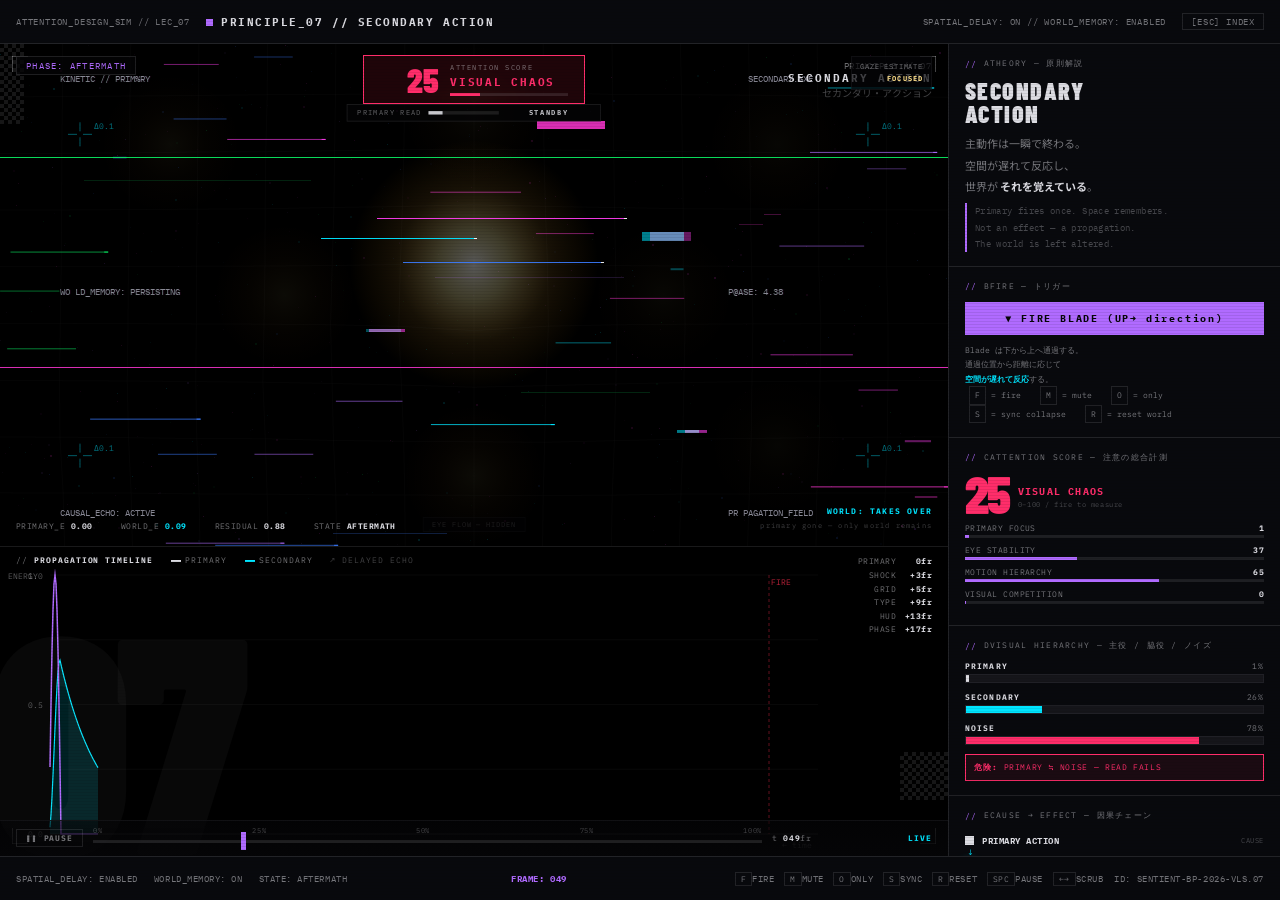
<file: 07-secondary-action.html>
<!DOCTYPE html>
<html lang="ja">
<head>
<meta charset="UTF-8">
<meta name="viewport" content="width=device-width, initial-scale=1.0">
<title>KINETIC GEOMETRY — 07 SECONDARY ACTION</title>
<link rel="preconnect" href="https://fonts.googleapis.com">
<link rel="preconnect" href="https://fonts.gstatic.com" crossorigin>
<link href="https://fonts.googleapis.com/css2?family=Barlow+Condensed:wght@400;700;900&family=IBM+Plex+Mono:wght@400;700&family=Noto+Sans+JP:wght@400;700&display=swap" rel="stylesheet">
<style>
*,*::before,*::after{box-sizing:border-box;margin:0;padding:0}
:root{
  --bg:#050507; --bg-2:#0a0b0f; --panel:#08090d; --panel-2:#0d0f15;
  --ink:#dcdce2;
  --dim:rgba(220,220,226,0.52); --dim2:rgba(220,220,226,0.30); --dim3:rgba(220,220,226,0.13);
  --border:rgba(220,220,226,0.12); --border2:rgba(220,220,226,0.055);
  --acid:#b06bff; --neon:#0bff6a; --hot:#ff2d6a; --sec:#00e5ff;
  --cyan:#00e5ff; --mag:#ff3df0; --blue:#3b7bff; --violet:#b06bff; --pink:#ff3df0;
  --mono:'IBM Plex Mono',monospace;
  --cond:'Barlow Condensed',sans-serif;
  --jp:'Noto Sans JP',sans-serif;
}
html,body{width:100%;height:100%;overflow:hidden;background:var(--bg);color:var(--ink)}
body{-webkit-font-smoothing:antialiased}
#app{display:grid;grid-template-rows:44px 1fr 44px;grid-template-columns:1fr 332px;height:100vh;width:100vw;background:var(--bg)}

/* faint global scanline veil — keeps the "broken signal" feel without hurting legibility */
#app::after{
  content:'';position:fixed;inset:0;pointer-events:none;z-index:50;
  background:repeating-linear-gradient(0deg, rgba(0,0,0,0) 0 2px, rgba(0,0,0,0.16) 2px 3px);
  mix-blend-mode:multiply;opacity:0.5;
}

#topbar{
  grid-column:1/-1;display:flex;align-items:center;justify-content:space-between;
  padding:0 16px;border-bottom:1px solid var(--border);
  font-family:var(--mono);font-size:10px;letter-spacing:0.08em;background:var(--panel);z-index:10;
}
#topbar .left,#topbar .right{display:flex;align-items:center;gap:16px}
.sys-id{color:var(--dim);font-size:9px}
.title-tag{color:var(--ink);font-size:11px;font-weight:700;letter-spacing:0.14em}
.title-tag::before{content:'';display:inline-block;width:7px;height:7px;background:var(--acid);margin-right:8px;vertical-align:middle}
.esc-btn{color:var(--dim);font-size:9px;text-decoration:none;border:1px solid var(--border);padding:2px 8px;transition:all .15s}
.esc-btn:hover{color:var(--acid);border-color:var(--acid)}

#stage{position:relative;overflow:hidden;background:#000;display:flex;flex-direction:column}
.stage-bignum{
  position:absolute;font-family:var(--cond);font-weight:900;
  font-size:clamp(180px,24vw,320px);color:rgba(220,220,226,0.035);
  line-height:1;bottom:-30px;left:-10px;pointer-events:none;user-select:none;letter-spacing:-0.05em;z-index:1;
}
.corner{position:absolute;width:16px;height:16px;pointer-events:none;z-index:6}
.corner::before,.corner::after{content:'';position:absolute;background:var(--dim2)}
.corner::before{width:1px;height:16px;top:0}.corner::after{width:16px;height:1px;top:0}
.corner.tl{top:12px;left:12px}.corner.tr{top:12px;right:12px;transform:scaleX(-1)}
.corner.bl{bottom:12px;left:12px;transform:scaleY(-1)}.corner.br{bottom:12px;right:12px;transform:scale(-1)}
.po{position:absolute;top:16px;right:16px;text-align:right;font-family:var(--mono);pointer-events:none;z-index:6}
.po-num{font-size:9px;color:var(--dim);letter-spacing:0.1em}
.po-en{font-size:11px;color:var(--ink);font-weight:700;letter-spacing:0.18em}
.po-jp{font-size:10px;color:var(--dim2);font-family:var(--jp)}
.checker{position:absolute;pointer-events:none;background:repeating-conic-gradient(rgba(220,220,226,0.10) 0% 25%,transparent 0% 50%) 0 0/8px 8px;z-index:1}
.checker.c1{bottom:56px;right:0;width:48px;height:48px}.checker.c2{top:0;left:0;width:24px;height:80px}

/* MAIN ZONE */
#main-zone{position:relative;flex:0 0 62%;overflow:hidden;border-bottom:1px solid var(--border);background:#000}
#main-canvas{position:absolute;inset:0;width:100%;height:100%}

#main-hud{
  position:absolute;bottom:12px;left:16px;
  font-family:var(--mono);font-size:8px;color:var(--dim);
  letter-spacing:0.06em;line-height:2.1;pointer-events:none;display:flex;gap:28px;z-index:6;
}
#main-hud .val{color:var(--ink);font-weight:700}
#main-hud .val.hot{color:var(--hot)}
#main-hud .val.acid{color:var(--sec)}

#phase-badge{
  position:absolute;top:12px;left:16px;
  font-family:var(--mono);font-size:9px;letter-spacing:0.14em;
  padding:3px 9px;border:1px solid var(--border);
  color:var(--acid);background:rgba(5,5,7,0.7);pointer-events:none;z-index:6;
}

/* GRAPH ZONE */
#graph-zone{position:relative;flex:0 0 38%;overflow:hidden;background:#000}
#graph-canvas{position:absolute;inset:0;width:100%;height:100%}
#gz-header{
  position:absolute;top:8px;left:16px;
  font-family:var(--mono);font-size:8px;letter-spacing:0.12em;color:var(--dim);
  pointer-events:none;display:flex;gap:18px;align-items:center;z-index:2;
}
#gz-header strong{color:var(--ink)}
.lg-sw{display:inline-block;width:10px;height:2px;vertical-align:middle;margin-right:4px}

#delay-readout{
  position:absolute;top:8px;right:16px;
  font-family:var(--mono);font-size:8px;letter-spacing:0.06em;color:var(--dim);
  line-height:1.7;pointer-events:none;z-index:2;text-align:right;
}
#delay-readout .row{display:flex;justify-content:flex-end;gap:8px}
#delay-readout .row .name{color:var(--dim);min-width:64px;text-align:right}
#delay-readout .row .fr{color:var(--ink);font-weight:700;min-width:28px;text-align:right}

#panel{
  border-left:1px solid var(--border);background:var(--panel);
  overflow-y:auto;overflow-x:hidden;scrollbar-width:thin;scrollbar-color:var(--dim2) transparent;
}
#panel::-webkit-scrollbar{width:3px}
#panel::-webkit-scrollbar-thumb{background:var(--dim2)}
.psec{border-bottom:1px solid var(--border);padding:14px 16px;position:relative}
.psec:last-child{border-bottom:none}
.sec-label{font-family:var(--mono);font-size:8px;letter-spacing:0.16em;color:var(--dim);margin-bottom:10px;display:flex;align-items:center;gap:6px}
.sec-label::before{content:'//';color:var(--acid)}
.sec-title{font-family:var(--cond);font-weight:900;font-size:24px;letter-spacing:0.06em;color:var(--ink);line-height:0.96;margin-bottom:8px}
.body-text{font-family:var(--jp);font-size:11px;line-height:1.95;color:var(--dim);margin-bottom:6px}
.body-en{font-family:var(--mono);font-size:9px;line-height:1.8;color:var(--dim2);letter-spacing:0.04em;border-left:2px solid var(--acid);padding-left:8px}
.data-row{display:flex;justify-content:space-between;align-items:center;padding:5px 0;border-bottom:1px solid var(--border2);font-family:var(--mono);font-size:9px}
.data-row:last-child{border-bottom:none}
.dk{color:var(--dim);letter-spacing:0.04em}.dv{color:var(--ink);font-weight:700}
.dv.hot{color:var(--hot)}.dv.acid{color:var(--sec)}

.btn{
  display:inline-block;font-family:var(--mono);font-size:9px;letter-spacing:0.1em;
  border:1px solid var(--border);padding:5px 10px;cursor:pointer;
  color:var(--dim);background:transparent;transition:all .15s;margin-right:3px;margin-bottom:3px;
}
.btn:hover{color:var(--ink);border-color:var(--dim)}
.btn.active{color:#050507;background:var(--acid);border-color:var(--acid);font-weight:700}
.btn.warn.active{background:var(--hot);color:#050507;border-color:var(--hot)}

.sl-row{margin-bottom:11px}
.sl-label{display:flex;justify-content:space-between;font-family:var(--mono);font-size:8px;color:var(--dim);margin-bottom:4px;letter-spacing:0.04em}
.sl-label span{color:var(--acid);font-weight:700}
input[type=range]{-webkit-appearance:none;appearance:none;width:100%;height:2px;background:var(--border);cursor:pointer;outline:none}
input[type=range]::-webkit-slider-thumb{-webkit-appearance:none;appearance:none;width:10px;height:14px;background:var(--ink);border:none;cursor:pointer}
input[type=range]::-moz-range-thumb{width:10px;height:14px;background:var(--ink);border:none;border-radius:0;cursor:pointer}

.insight{background:rgba(176,107,255,0.05);border:1px solid var(--border);border-left:2px solid var(--acid);padding:10px;font-family:var(--mono);font-size:8px;line-height:1.85;color:var(--dim);margin-top:8px}
.insight strong{color:var(--acid);display:block;margin-bottom:4px;letter-spacing:0.1em}

.layer-row{display:flex;align-items:center;gap:6px;padding:4px 0;font-family:var(--mono);font-size:9px;color:var(--dim);border-bottom:1px solid var(--border2)}
.layer-row:last-child{border-bottom:none}
.layer-row .swatch{width:8px;height:8px;flex-shrink:0;border:1px solid rgba(220,220,226,0.2)}
.layer-row label{cursor:pointer;flex:1;letter-spacing:0.05em}
.layer-row input[type=checkbox]{accent-color:var(--acid);cursor:pointer}
.layer-row .lat{color:var(--ink);font-size:8px;letter-spacing:0.04em;font-weight:700;min-width:36px;text-align:right}

#bottombar{
  grid-column:1/-1;display:flex;align-items:center;justify-content:space-between;
  padding:0 16px;border-top:1px solid var(--border);
  font-family:var(--mono);font-size:9px;background:var(--panel);letter-spacing:0.06em;
}
.bl{color:var(--dim);display:flex;gap:16px}.bc{color:var(--acid);font-weight:700}.br{color:var(--dim)}
.kbd{display:inline-block;border:1px solid var(--border);padding:1px 5px;font-size:8px;color:var(--dim);margin-left:4px}

.fire-btn{
  font-family:var(--mono);font-size:10px;letter-spacing:0.18em;font-weight:700;
  padding:9px 14px;border:1px solid var(--acid);background:var(--acid);color:#050507;
  cursor:pointer;width:100%;transition:all .12s;
}
.fire-btn:hover{background:transparent;color:var(--acid)}
.fire-btn:active{transform:translateY(1px)}

.world-tag{
  position:absolute;bottom:14px;right:16px;
  font-family:var(--mono);font-size:8px;letter-spacing:0.15em;color:var(--dim2);
  pointer-events:none;text-align:right;line-height:1.7;z-index:6;
}
.world-tag .lab{color:var(--sec);font-weight:700}
.world-tag .ghost{color:var(--dim);opacity:0.55;font-size:7px}

/* PRIMARY VISIBILITY METER */
#vis-meter{
  position:absolute;top:12px;left:50%;transform:translateX(-50%);
  font-family:var(--mono);font-size:8px;letter-spacing:0.14em;
  display:flex;align-items:center;gap:8px;pointer-events:none;z-index:6;
  background:rgba(5,5,7,0.82);border:1px solid var(--border);padding:4px 11px;
}
#vis-meter .lab{color:var(--dim)}
#vis-meter .val{color:var(--ink);font-weight:700;min-width:96px;text-align:center;letter-spacing:0.18em}
#vis-meter .bar{width:80px;height:4px;background:rgba(220,220,226,0.12);position:relative}
#vis-meter .bar .fill{position:absolute;top:0;left:0;height:100%;background:var(--ink);transition:width .08s,background .15s}
#vis-meter.s-clear{border-color:rgba(176,107,255,0.5)}
#vis-meter.s-clear .val{color:var(--acid)}
#vis-meter.s-clear .bar .fill{background:var(--acid)}
#vis-meter.s-balanced .val{color:var(--ink)}
#vis-meter.s-balanced .bar .fill{background:var(--ink)}
#vis-meter.s-overshadowed{background:rgba(255,45,77,0.14);border-color:var(--hot)}
#vis-meter.s-overshadowed .val{color:var(--hot)}
#vis-meter.s-overshadowed .bar .fill{background:var(--hot)}

/* SYNC COLLAPSE banner */
#sync-warn{
  position:absolute;top:46%;left:50%;transform:translate(-50%,-50%);
  font-family:var(--mono);letter-spacing:0.22em;color:var(--hot);
  pointer-events:none;z-index:7;text-align:center;line-height:1.5;display:none;
  text-shadow:2px 0 var(--cyan),-2px 0 var(--mag);
}
#sync-warn.on{display:block;animation:syncFlick 0.16s steps(2) infinite}
#sync-warn .big{font-size:14px;font-weight:700}
#sync-warn .sub{font-size:8px;color:rgba(255,45,77,0.8);letter-spacing:0.15em;margin-top:4px;text-shadow:none}
@keyframes syncFlick{0%{opacity:1;transform:translate(-50%,-50%)}50%{opacity:0.65;transform:translate(calc(-50% + 2px),-50%)}}

/* MUTE mode — dead UI-demo background */
#mute-bg{
  position:absolute;inset:0;background:#0c0e13;pointer-events:none;z-index:1;display:none;
  background-image:
    repeating-linear-gradient(0deg, rgba(220,220,226,0.04) 0 1px, transparent 1px 24px),
    repeating-linear-gradient(90deg, rgba(220,220,226,0.04) 0 1px, transparent 1px 24px);
}
#mute-bg.on{display:block}
#mute-bg::before{
  content:'UI_DEMO // PLACEHOLDER_v0.0.1 // NOT FOR REVIEW';
  position:absolute;top:6px;left:10px;font-family:var(--mono);font-size:8px;
  color:rgba(220,220,226,0.32);letter-spacing:0.1em;
}
#mute-bg::after{
  content:'NO MOTION DATA — RIG ERROR — TEMPLATE BUILD';
  position:absolute;bottom:6px;right:10px;font-family:var(--mono);font-size:7px;
  color:rgba(255,45,77,0.6);letter-spacing:0.12em;
}

/* SECONDARY HIERARCHY */
.lh-group{margin-bottom:8px}
.lh-group:last-child{margin-bottom:0}
.lh-head{
  font-family:var(--mono);font-size:7px;letter-spacing:0.16em;color:var(--dim2);
  display:flex;justify-content:space-between;align-items:center;
  padding:3px 0;border-bottom:1px dashed var(--border2);margin-bottom:2px;
}
.lh-head .tag{color:var(--ink);font-weight:700;letter-spacing:0.14em}
.lh-head .dist{color:var(--dim);font-size:7px}

.eye-readout{
  position:absolute;bottom:14px;left:50%;transform:translateX(-50%);
  font-family:var(--mono);font-size:7px;color:var(--dim2);
  letter-spacing:0.14em;pointer-events:none;z-index:6;
  background:rgba(5,5,7,0.74);padding:2px 8px;border:1px solid var(--border2);
}
.eye-readout.scatter{color:var(--hot);border-color:rgba(255,45,77,0.4)}
.eye-readout.off{opacity:0.42}

.toggle-row{
  display:flex;align-items:center;justify-content:space-between;
  font-family:var(--mono);font-size:8px;color:var(--dim);letter-spacing:0.08em;
  padding:5px 0;border-top:1px solid var(--border2);margin-top:8px;
}
.toggle-row .tg-label{display:flex;flex-direction:column;gap:2px}
.toggle-row .tg-name{color:var(--ink);font-weight:700;letter-spacing:0.12em}
.toggle-row .tg-hint{color:var(--dim2);font-size:7px;letter-spacing:0.06em}
.toggle-btn{
  font-family:var(--mono);font-size:8px;letter-spacing:0.14em;
  border:1px solid var(--border);padding:3px 9px;cursor:pointer;
  color:var(--dim);background:transparent;transition:all .12s;min-width:42px;text-align:center;
}
.toggle-btn:hover{color:var(--ink);border-color:var(--dim)}
.toggle-btn.on{color:#050507;background:var(--acid);border-color:var(--acid);font-weight:700}

/* GLITCH OVERLAY */
#glitch-layer{
  position:absolute;inset:0;pointer-events:none;z-index:5;
  overflow:hidden;display:none;mix-blend-mode:normal;
}
#glitch-layer.on{display:block}
#glitch-layer .slice{position:absolute;left:0;right:0;}
#glitch-layer .invert-block{position:absolute;mix-blend-mode:difference;}
#glitch-layer .cblock{position:absolute;mix-blend-mode:screen;}
#glitch-layer .dither{position:absolute;image-rendering:pixelated;}
#glitch-layer .scan{
  position:absolute;left:0;right:0;height:1px;background:var(--cyan);opacity:0.85;
}
#glitch-layer.flash{background:var(--ink);}
/* Full-frame negaposi invert */
#main-zone.fx-invert{filter:invert(1) hue-rotate(180deg);}
#main-zone.fx-invert #vis-meter,
#main-zone.fx-invert #attn-hero,
#main-zone.fx-invert #sync-warn,
#main-zone.fx-invert #glitch-layer,
#main-zone.fx-invert #gaze-canvas{filter:invert(1) hue-rotate(180deg);}

/* ════════ ATTENTION SCORE — hero readout (top center of stage) ════════ */
#attn-hero{
  position:absolute;top:11px;left:50%;transform:translateX(-50%);
  z-index:6;pointer-events:none;display:flex;align-items:center;gap:12px;
  background:rgba(5,5,7,0.78);border:1px solid var(--border);padding:7px 16px;
  backdrop-filter:blur(2px);
}
#attn-hero .ah-num{
  font-family:var(--cond);font-weight:900;font-size:34px;line-height:0.8;
  letter-spacing:-0.02em;color:var(--ink);min-width:58px;text-align:right;
  transition:color .2s;
}
#attn-hero .ah-meta{display:flex;flex-direction:column;gap:3px}
#attn-hero .ah-lab{font-family:var(--mono);font-size:7px;letter-spacing:0.22em;color:var(--dim)}
#attn-hero .ah-state{font-family:var(--mono);font-size:11px;font-weight:700;letter-spacing:0.16em;color:var(--ink);transition:color .2s}
#attn-hero .ah-bar{width:118px;height:3px;background:rgba(220,220,226,0.12);margin-top:1px;position:relative}
#attn-hero .ah-bar .fill{position:absolute;left:0;top:0;height:100%;width:50%;background:var(--ink);transition:width .12s,background .2s}
#attn-hero.q-crystal .ah-num,#attn-hero.q-crystal .ah-state{color:var(--acid)}
#attn-hero.q-crystal .ah-bar .fill{background:var(--acid)}
#attn-hero.q-crystal{border-color:rgba(176,107,255,0.5)}
#attn-hero.q-strong .ah-num,#attn-hero.q-strong .ah-state{color:#7df0c0}
#attn-hero.q-strong .ah-bar .fill{background:#7df0c0}
#attn-hero.q-compete .ah-num,#attn-hero.q-compete .ah-state{color:#ffd23d}
#attn-hero.q-compete .ah-bar .fill{background:#ffd23d}
#attn-hero.q-collapse .ah-num,#attn-hero.q-collapse .ah-state{color:#ff7a3d}
#attn-hero.q-collapse .ah-bar .fill{background:#ff7a3d}
#attn-hero.q-chaos{border-color:var(--hot);background:rgba(255,45,77,0.12)}
#attn-hero.q-chaos .ah-num,#attn-hero.q-chaos .ah-state{color:var(--hot)}
#attn-hero.q-chaos .ah-bar .fill{background:var(--hot)}

/* keep small PRIMARY READ meter below the hero (demoted) */
#vis-meter{top:60px;transform:translateX(-50%) scale(0.88);transform-origin:top center;opacity:0.9}

/* ════════ GAZE HEATMAP canvas ════════ */
#gaze-canvas{position:absolute;inset:0;width:100%;height:100%;pointer-events:none;z-index:4;mix-blend-mode:screen;display:none}
#gaze-canvas.on{display:block}
.gaze-legend{
  position:absolute;top:12px;right:16px;z-index:6;pointer-events:none;display:none;
  font-family:var(--mono);font-size:7px;letter-spacing:0.12em;color:var(--dim);
  background:rgba(5,5,7,0.72);border:1px solid var(--border2);padding:4px 8px;line-height:1.7;text-align:right;
}
.gaze-legend.on{display:block}
.gaze-legend .gl-state{color:#ffe08a;font-weight:700;letter-spacing:0.16em}
.gaze-legend .gl-state.scatter{color:#ff7a3d}
.gaze-legend .gl-state.lost{color:var(--hot)}

/* ════════ VISUAL HIERARCHY METER (panel) ════════ */
.vh-row{margin-bottom:9px}
.vh-row:last-child{margin-bottom:0}
.vh-head{display:flex;justify-content:space-between;align-items:baseline;font-family:var(--mono);font-size:8px;letter-spacing:0.1em;margin-bottom:3px}
.vh-head .vh-name{color:var(--ink);font-weight:700;letter-spacing:0.14em}
.vh-head .vh-val{color:var(--dim);font-size:8px}
.vh-track{height:9px;background:rgba(220,220,226,0.06);position:relative;border:1px solid var(--border2)}
.vh-track .vh-fill{position:absolute;left:0;top:0;height:100%;width:0%;transition:width .1s linear}
.vh-track.t-primary .vh-fill{background:var(--ink)}
.vh-track.t-secondary .vh-fill{background:var(--sec)}
.vh-track.t-noise .vh-fill{background:var(--hot)}
.vh-verdict{
  margin-top:9px;font-family:var(--mono);font-size:8px;letter-spacing:0.08em;
  padding:6px 8px;border:1px solid var(--border);color:var(--dim);line-height:1.6;
}
.vh-verdict.ok{border-color:rgba(176,107,255,0.5);color:var(--acid)}
.vh-verdict.warn{border-color:var(--hot);background:rgba(255,45,77,0.08);color:var(--hot)}
.vh-verdict strong{letter-spacing:0.12em}

/* ════════ ATTENTION SCORE breakdown (panel) ════════ */
.as-score{display:flex;align-items:flex-end;gap:8px;margin-bottom:10px}
.as-score .as-big{font-family:var(--cond);font-weight:900;font-size:52px;line-height:0.78;letter-spacing:-0.03em;color:var(--ink);transition:color .2s}
.as-score .as-lab{display:flex;flex-direction:column;gap:2px;padding-bottom:4px}
.as-score .as-state{font-family:var(--mono);font-size:10px;font-weight:700;letter-spacing:0.12em;color:var(--ink)}
.as-score .as-sub{font-family:var(--mono);font-size:7px;letter-spacing:0.08em;color:var(--dim2)}
.as-metric{margin-bottom:7px}
.as-metric .am-head{display:flex;justify-content:space-between;font-family:var(--mono);font-size:7.5px;letter-spacing:0.06em;color:var(--dim);margin-bottom:2px}
.as-metric .am-head .am-v{color:var(--ink);font-weight:700}
.as-metric .am-track{height:3px;background:rgba(220,220,226,0.1);position:relative}
.as-metric .am-track .am-fill{position:absolute;left:0;top:0;height:100%;background:var(--acid);width:0%;transition:width .12s}

/* ════════ CAUSE → EFFECT VIEW (panel) ════════ */
.ce-chain{display:flex;flex-direction:column;gap:0}
.ce-link{display:flex;align-items:center;gap:8px;font-family:var(--mono);font-size:9px;letter-spacing:0.06em;padding:4px 0;position:relative}
.ce-link .ce-dot{width:9px;height:9px;flex-shrink:0;border:1px solid var(--dim2);background:transparent;transition:all .15s}
.ce-link .ce-name{color:var(--dim);flex:1;transition:color .15s}
.ce-link .ce-fr{color:var(--dim2);font-size:7px}
.ce-link.lit .ce-dot{background:var(--sec);border-color:var(--sec);box-shadow:0 0 8px var(--sec)}
.ce-link.lit .ce-name{color:var(--ink)}
.ce-link.cause .ce-dot{background:var(--ink);border-color:var(--ink)}
.ce-link.cause.lit .ce-dot{background:#fff;border-color:#fff;box-shadow:0 0 10px rgba(255,255,255,0.8)}
.ce-link.cause .ce-name{color:var(--ink);font-weight:700}
.ce-arrow{font-family:var(--mono);font-size:8px;color:var(--dim3);padding-left:3px;line-height:0.6;height:7px}
.ce-arrow.lit{color:var(--sec)}
.ce-chain.locked .ce-link .ce-dot{background:var(--hot);border-color:var(--hot);box-shadow:none}
.ce-chain.locked .ce-link .ce-name{color:var(--hot)}
.ce-chain.locked .ce-arrow{color:var(--hot)}

/* ════════ TIMELINE SCRUB (graph-zone overlay) ════════ */
#scrub-bar{
  position:absolute;bottom:0;left:0;right:0;z-index:8;
  display:flex;align-items:center;gap:10px;padding:6px 16px 7px;
  background:linear-gradient(0deg,rgba(5,5,7,0.94),rgba(5,5,7,0.62));
  border-top:1px solid var(--border2);
  font-family:var(--mono);font-size:8px;letter-spacing:0.08em;
}
#scrub-bar .sb-play{
  font-family:var(--mono);font-size:8px;letter-spacing:0.12em;font-weight:700;
  border:1px solid var(--border);padding:3px 9px;cursor:pointer;color:var(--dim);
  background:transparent;transition:all .12s;min-width:60px;text-align:center;
}
#scrub-bar .sb-play:hover{color:var(--ink);border-color:var(--dim)}
#scrub-bar .sb-play.paused{color:#050507;background:var(--acid);border-color:var(--acid)}
#scrub-bar .sb-lab{color:var(--dim);min-width:54px}
#scrub-bar .sb-lab b{color:var(--ink)}
#scrub-track-wrap{flex:1;position:relative;height:22px;display:flex;align-items:center}
#scrub-ticks{position:absolute;inset:0;display:flex;justify-content:space-between;pointer-events:none}
#scrub-ticks span{font-family:var(--mono);font-size:7px;color:var(--dim2);align-self:flex-start;margin-top:-1px}
#scrub-range{-webkit-appearance:none;appearance:none;width:100%;height:3px;background:var(--border);cursor:pointer;outline:none;margin-top:7px}
#scrub-range::-webkit-slider-thumb{-webkit-appearance:none;appearance:none;width:5px;height:18px;background:var(--acid);border:none;cursor:pointer}
#scrub-range::-moz-range-thumb{width:5px;height:18px;background:var(--acid);border:none;border-radius:0;cursor:pointer}
#scrub-bar .sb-phase{font-family:var(--mono);font-size:8px;letter-spacing:0.12em;color:var(--sec);font-weight:700;min-width:96px;text-align:right}
#graph-zone.scrubbing{box-shadow:inset 0 0 0 1px rgba(176,107,255,0.4)}
</style>
</head>
<body>
<div id="app">

<header id="topbar">
  <div class="left">
    <span class="sys-id">ATTENTION_DESIGN_SIM // LEC_07</span>
    <span class="title-tag">PRINCIPLE_07 // SECONDARY ACTION</span>
  </div>
  <div class="right">
    <span class="sys-id" id="topbar-state">SPATIAL_DELAY: ON // WORLD_MEMORY: ENABLED</span>
    <a class="esc-btn" href="index.html">[ESC] INDEX</a>
  </div>
</header>

<main id="stage">
  <div class="stage-bignum">07</div>
  <div class="corner tl"></div><div class="corner tr"></div>
  <div class="corner bl"></div><div class="corner br"></div>
  <div class="checker c1"></div><div class="checker c2"></div>
  <div class="po">
    <div class="po-num">PRINCIPLE // 07</div>
    <div class="po-en">SECONDARY ACTION</div>
    <div class="po-jp">セカンダリ・アクション</div>
  </div>

  <!-- MAIN ZONE -->
  <div id="main-zone">
    <div id="mute-bg"></div>
    <canvas id="main-canvas"></canvas>
    <canvas id="gaze-canvas" class="on"></canvas>
    <div id="phase-badge">PHASE: IDLE</div>

    <!-- ATTENTION SCORE — hero readout -->
    <div id="attn-hero" class="q-strong">
      <div class="ah-num" id="ah-num">—</div>
      <div class="ah-meta">
        <span class="ah-lab">ATTENTION SCORE</span>
        <span class="ah-state" id="ah-state">STANDBY</span>
        <div class="ah-bar"><div class="fill" id="ah-fill"></div></div>
      </div>
    </div>

    <!-- GAZE HEATMAP legend -->
    <div class="gaze-legend on" id="gaze-legend">
      GAZE ESTIMATE<br>
      <span class="gl-state" id="gl-state">FOCUSED</span>
    </div>

    <!-- PRIMARY VISIBILITY METER — top center -->
    <div id="vis-meter" class="s-balanced">
      <span class="lab">PRIMARY READ</span>
      <div class="bar"><div class="fill" id="vm-fill" style="width:50%"></div></div>
      <span class="val" id="vm-state">BALANCED</span>
    </div>

    <!-- SYNC COLLAPSE banner -->
    <div id="sync-warn">
      <div class="big">// SYNC COLLAPSE //</div>
      <div class="sub">PHASE LOCKED &nbsp; ALL LAYERS FIRE TOGETHER &nbsp; READ FAILS</div>
    </div>

    <div id="main-hud">
      <div>PRIMARY_E&nbsp;<span class="val" id="h-primary">0.00</span></div>
      <div>WORLD_E&nbsp;<span class="val acid" id="h-world">0.00</span></div>
      <div>RESIDUAL&nbsp;<span class="val" id="h-resid">0.00</span></div>
      <div>STATE&nbsp;<span class="val" id="h-state">—</span></div>
    </div>

    <!-- EYE FLOW indicator (only meaningful when toggle is ON) -->
    <div class="eye-readout off" id="eye-readout">EYE FLOW  —  HIDDEN</div>

    <div class="world-tag" id="world-tag">
      <span class="lab" id="wt-status">WORLD: STABLE</span><br>
      <span class="ghost" id="wt-detail">no residual disturbance</span>
    </div>

    <!-- GLITCH LAYER — signal corruption for SYNC / ONLY modes -->
    <div id="glitch-layer"></div>
  </div>

  <!-- GRAPH -->
  <div id="graph-zone">
    <div id="gz-header">
      <span>// <strong>PROPAGATION TIMELINE</strong></span>
      <span><span class="lg-sw" style="background:var(--ink)"></span>PRIMARY</span>
      <span><span class="lg-sw" style="background:#00e5ff"></span>SECONDARY</span>
      <span style="color:var(--dim2)">↗ DELAYED ECHO</span>
    </div>
    <div id="delay-readout">
      <div class="row"><span class="name">PRIMARY</span><span class="fr" id="dr-primary">0fr</span></div>
      <div class="row"><span class="name">SHOCK</span><span class="fr" id="dr-shock">+3fr</span></div>
      <div class="row"><span class="name">GRID</span><span class="fr" id="dr-grid">+5fr</span></div>
      <div class="row"><span class="name">TYPE</span><span class="fr" id="dr-type">+9fr</span></div>
      <div class="row"><span class="name">HUD</span><span class="fr" id="dr-hud">+13fr</span></div>
      <div class="row"><span class="name">PHASE</span><span class="fr" id="dr-phase">+17fr</span></div>
    </div>
    <canvas id="graph-canvas"></canvas>

    <!-- TIMELINE SCRUB -->
    <div id="scrub-bar">
      <button class="sb-play" id="sb-play">❚❚ PAUSE</button>
      <div id="scrub-track-wrap">
        <div id="scrub-ticks"><span>0%</span><span>25%</span><span>50%</span><span>75%</span><span>100%</span></div>
        <input type="range" id="scrub-range" min="0" max="1000" value="0">
      </div>
      <span class="sb-lab">t <b id="sb-frame">000</b>fr</span>
      <span class="sb-phase" id="sb-phase">LIVE</span>
    </div>
  </div>
</main>

<aside id="panel">

  <div class="psec">
    <div class="sec-label">ATHEORY — 原則解説</div>
    <div class="sec-title">SECONDARY<br>ACTION</div>
    <div class="body-text">
      主動作は一瞬で終わる。<br>
      空間が遅れて反応し、<br>
      世界が <strong style="color:var(--ink)">それを覚えている</strong>。
    </div>
    <div class="body-en">
      Primary fires once. Space remembers.<br>
      Not an effect — a propagation.<br>
      The world is left altered.
    </div>
  </div>

  <div class="psec">
    <div class="sec-label">BFIRE — トリガー</div>
    <button class="fire-btn" id="btnFire">▼ FIRE BLADE (UP→ direction)</button>
    <div style="margin-top:8px;font-family:var(--mono);font-size:8px;color:var(--dim);line-height:1.8">
      Blade は下から上へ通過する。<br>
      通過位置から距離に応じて<br>
      <strong style="color:var(--sec)">空間が遅れて反応</strong>する。<br>
      <span class="kbd">F</span> = fire &nbsp; <span class="kbd">M</span> = mute &nbsp; <span class="kbd">O</span> = only<br>
      <span class="kbd">S</span> = sync collapse &nbsp; <span class="kbd">R</span> = reset world
    </div>
  </div>

  <div class="psec">
    <div class="sec-label">CATTENTION SCORE — 注意の総合計測</div>
    <div class="as-score">
      <div class="as-big" id="as-big">—</div>
      <div class="as-lab">
        <span class="as-state" id="as-state">STANDBY</span>
        <span class="as-sub">0–100 / fire to measure</span>
      </div>
    </div>
    <div class="as-metric">
      <div class="am-head"><span>PRIMARY FOCUS</span><span class="am-v" id="am-pf-v">—</span></div>
      <div class="am-track"><div class="am-fill" id="am-pf"></div></div>
    </div>
    <div class="as-metric">
      <div class="am-head"><span>EYE STABILITY</span><span class="am-v" id="am-es-v">—</span></div>
      <div class="am-track"><div class="am-fill" id="am-es"></div></div>
    </div>
    <div class="as-metric">
      <div class="am-head"><span>MOTION HIERARCHY</span><span class="am-v" id="am-mh-v">—</span></div>
      <div class="am-track"><div class="am-fill" id="am-mh"></div></div>
    </div>
    <div class="as-metric">
      <div class="am-head"><span>VISUAL COMPETITION</span><span class="am-v" id="am-vc-v">—</span></div>
      <div class="am-track"><div class="am-fill" id="am-vc"></div></div>
    </div>
  </div>

  <div class="psec">
    <div class="sec-label">DVISUAL HIERARCHY — 主役 / 脇役 / ノイズ</div>
    <div class="vh-row">
      <div class="vh-head"><span class="vh-name">PRIMARY</span><span class="vh-val" id="vh-p-v">0%</span></div>
      <div class="vh-track t-primary"><div class="vh-fill" id="vh-p"></div></div>
    </div>
    <div class="vh-row">
      <div class="vh-head"><span class="vh-name">SECONDARY</span><span class="vh-val" id="vh-s-v">0%</span></div>
      <div class="vh-track t-secondary"><div class="vh-fill" id="vh-s"></div></div>
    </div>
    <div class="vh-row">
      <div class="vh-head"><span class="vh-name">NOISE</span><span class="vh-val" id="vh-n-v">0%</span></div>
      <div class="vh-track t-noise"><div class="vh-fill" id="vh-n"></div></div>
    </div>
    <div class="vh-verdict" id="vh-verdict"><strong>IDEAL:</strong> PRIMARY &gt; SECONDARY &gt; NOISE</div>
  </div>

  <div class="psec">
    <div class="sec-label">ECAUSE → EFFECT — 因果チェーン</div>
    <div class="ce-chain" id="ce-chain">
      <div class="ce-link cause" data-fr="0" data-lay="primary"><span class="ce-dot"></span><span class="ce-name">PRIMARY ACTION</span><span class="ce-fr">CAUSE</span></div>
      <div class="ce-arrow">↓</div>
      <div class="ce-link" data-fr="3" data-lay="ring"><span class="ce-dot"></span><span class="ce-name">SHOCK FRONT</span><span class="ce-fr">+3fr</span></div>
      <div class="ce-arrow">↓</div>
      <div class="ce-link" data-fr="5" data-lay="grid"><span class="ce-dot"></span><span class="ce-name">GRID DISTORT</span><span class="ce-fr">+5fr</span></div>
      <div class="ce-arrow">↓</div>
      <div class="ce-link" data-fr="9" data-lay="type"><span class="ce-dot"></span><span class="ce-name">TYPE SHIFT</span><span class="ce-fr">+9fr</span></div>
      <div class="ce-arrow">↓</div>
      <div class="ce-link" data-fr="13" data-lay="hud"><span class="ce-dot"></span><span class="ce-name">HUD DRIFT</span><span class="ce-fr">+13fr</span></div>
      <div class="ce-arrow">↓</div>
      <div class="ce-link" data-fr="17" data-lay="phase"><span class="ce-dot"></span><span class="ce-name">WORLD MEMORY</span><span class="ce-fr">PERSIST</span></div>
    </div>
    <div style="margin-top:8px;font-family:var(--mono);font-size:7px;color:var(--dim);line-height:1.7;letter-spacing:0.06em">
      因果が空間へ伝播する順序。<br>
      <span style="color:var(--hot)">SYNC</span> では全リンク同時 = 因果消失。
    </div>
  </div>

  <div class="psec">
    <div class="sec-label">FLIVE — リアルタイム</div>
    <div class="data-row"><span class="dk">PHASE</span><span class="dv" id="lv-phase">IDLE</span></div>
    <div class="data-row"><span class="dk">PRIMARY_E</span><span class="dv" id="lv-primary">0.000</span></div>
    <div class="data-row"><span class="dk">WORLD_E</span><span class="dv acid" id="lv-world">0.000</span></div>
    <div class="data-row"><span class="dk">READABILITY</span><span class="dv" id="lv-read">—</span></div>
    <div class="data-row"><span class="dk">RESIDUAL</span><span class="dv" id="lv-resid">0.000</span></div>
    <div class="data-row"><span class="dk">BLADE_Y</span><span class="dv" id="lv-bladey">—</span></div>
    <div class="data-row"><span class="dk">SPATIAL_DELAY</span><span class="dv" id="lv-sdelay">0.40</span></div>
    <div class="data-row"><span class="dk">WORLD_DECAY</span><span class="dv" id="lv-decay">0.975</span></div>
    <div class="data-row"><span class="dk">FRAME</span><span class="dv" id="lv-frame">000</span></div>
  </div>

  <div class="psec">
    <div class="sec-label">GLAYERS — 副次階層 (semantic distance)</div>
    <div id="layer-list">

      <div class="lh-group">
        <div class="lh-head"><span class="tag">PRIMARY</span><span class="dist">CAUSE</span></div>
        <div class="layer-row">
          <span class="swatch" style="background:var(--ink)"></span>
          <input type="checkbox" id="lay-primary" checked disabled>
          <label for="lay-primary">PRIMARY (blade)</label>
          <span class="lat">0fr</span>
        </div>
      </div>

      <div class="lh-group">
        <div class="lh-head"><span class="tag">BODY SECONDARY</span><span class="dist">近距離</span></div>
        <div class="layer-row">
          <span class="swatch" style="background:#00e5ff"></span>
          <input type="checkbox" id="lay-ring" checked>
          <label for="lay-ring">SHOCK FRONT</label>
          <span class="lat">+3fr</span>
        </div>
        <div class="layer-row">
          <span class="swatch" style="background:#00e5ff"></span>
          <input type="checkbox" id="lay-grid" checked>
          <label for="lay-grid">GRID DISTORT</label>
          <span class="lat">+5fr</span>
        </div>
      </div>

      <div class="lh-group">
        <div class="lh-head"><span class="tag">CLOTH SECONDARY</span><span class="dist">中距離</span></div>
        <div class="layer-row">
          <span class="swatch" style="background:#dcdce2"></span>
          <input type="checkbox" id="lay-type" checked>
          <label for="lay-type">TYPE GLITCH</label>
          <span class="lat">+9fr</span>
        </div>
        <div class="layer-row">
          <span class="swatch" style="background:#00e5ff"></span>
          <input type="checkbox" id="lay-hud" checked>
          <label for="lay-hud">HUD DRIFT</label>
          <span class="lat">+13fr</span>
        </div>
      </div>

      <div class="lh-group">
        <div class="lh-head"><span class="tag">CONCEPTUAL</span><span class="dist">概念距離</span></div>
        <div class="layer-row">
          <span class="swatch" style="background:#9b5cff"></span>
          <input type="checkbox" id="lay-phase" checked>
          <label for="lay-phase">PHASE SHIFT</label>
          <span class="lat">+17fr</span>
        </div>
      </div>

    </div>
    <div style="margin-top:8px;font-family:var(--mono);font-size:7px;color:var(--dim);line-height:1.7;letter-spacing:0.06em">
      意味が遠いほど位相が遅れる。<br>
      盛りすぎ判定は <span style="color:var(--sec)">CONCEPTUAL</span> で決まる。
    </div>
  </div>

  <div class="psec">
    <div class="sec-label">HWORLD MEMORY — 残留状態</div>
    <div class="data-row"><span class="dk">GRID_RESIDUAL</span><span class="dv" id="wm-grid">0%</span></div>
    <div class="data-row"><span class="dk">TYPE_CORRUPT</span><span class="dv" id="wm-type">0%</span></div>
    <div class="data-row"><span class="dk">PHASE_DRIFT</span><span class="dv" id="wm-phase">0.00</span></div>
    <div class="data-row"><span class="dk">HUD_ERROR</span><span class="dv" id="wm-hud">±0px</span></div>
  </div>

  <div class="psec">
    <div class="sec-label">IPARAMS — パラメータ</div>
    <div class="sl-row">
      <div class="sl-label">PRIMARY POWER <span id="sl-pow-val">1.00</span></div>
      <input type="range" id="sl-pow" min="20" max="200" value="100">
    </div>
    <div class="sl-row">
      <div class="sl-label">SPATIAL DELAY <span id="sl-prop-val">0.40</span></div>
      <input type="range" id="sl-prop" min="5" max="80" value="40">
    </div>
    <div class="sl-row">
      <div class="sl-label">WORLD DECAY <span id="sl-dec-val">0.975</span></div>
      <input type="range" id="sl-dec" min="900" max="995" value="975">
    </div>
    <div class="sl-row">
      <div class="sl-label">RESIDUAL PERSISTENCE <span id="sl-res-val">0.85</span></div>
      <input type="range" id="sl-res" min="0" max="99" value="85">
    </div>
  </div>

  <div class="psec">
    <div class="sec-label">JMODES — 教材モード</div>
    <button class="btn" id="btnNormal">NORMAL</button>
    <button class="btn warn" id="btnMute">SECONDARY MUTE</button>
    <button class="btn warn" id="btnOnly">SECONDARY ONLY</button>
    <button class="btn warn" id="btnSync">SYNC COLLAPSE</button>
    <div style="margin-top:8px;font-family:var(--mono);font-size:8px;color:var(--dim);line-height:1.7">
      <strong style="color:var(--ink)">MUTE</strong> → <span style="color:var(--hot)">TOO DEAD</span><br>
      <strong style="color:var(--ink)">ONLY</strong> → <span style="color:var(--hot)">GHOSTED WORLD</span><br>
      <strong style="color:var(--ink)">SYNC</strong> → <span style="color:var(--hot)">SIGNAL CORRUPT</span><br>
      &nbsp;&nbsp;&nbsp; (位相ズレ消失 = 主従消失)
    </div>

    <div class="toggle-row">
      <div class="tg-label">
        <span class="tg-name">GAZE HEATMAP</span>
        <span class="tg-hint">視線推定 / where the eye goes</span>
      </div>
      <button class="toggle-btn on" id="btnGaze">ON</button>
    </div>

    <div class="toggle-row">
      <div class="tg-label">
        <span class="tg-name">EYE FLOW</span>
        <span class="tg-hint">視線誘導ベクトル / from grid nodes</span>
      </div>
      <button class="toggle-btn" id="btnEyeFlow">OFF</button>
    </div>
  </div>

  <div class="psec">
    <div class="sec-label">KINSIGHT</div>
    <div class="insight">
      <strong>// CAUSAL PROPAGATION</strong>
      Follow Through は1本の鎖の遅延。<br>
      Secondary Action は<br>
      <span style="color:var(--sec)">因果が空間へ伝播する</span>。<br><br>
      Primary は <strong>引き金</strong>。<br>
      Secondary が <strong>世界を支配</strong>する。<br><br>
      動きは終わっても、<br>
      世界はまだ覚えている。
    </div>
    <div class="insight" style="margin-top:6px">
      <strong>// 最終到達点</strong>
      Secondary Action とは:<br>
      <span style="color:var(--sec)">主動作を読ませながら</span>、<br>
      <span style="color:var(--sec)">世界の密度だけを増やす技術</span>。<br><br>
      位相がズレるから読める。<br>
      <span style="color:var(--hot)">SYNC</span> で試して確かめろ。
    </div>
  </div>

</aside>

<footer id="bottombar">
  <div class="bl">
    <span>SPATIAL_DELAY: ENABLED</span>
    <span>WORLD_MEMORY: ON</span>
    <span>STATE: <span id="bb-state">IDLE</span></span>
  </div>
  <div class="bc">FRAME: <span id="bb-fr">000</span></div>
  <div class="br">
    <span class="kbd">F</span>FIRE
    <span class="kbd">M</span>MUTE
    <span class="kbd">O</span>ONLY
    <span class="kbd">S</span>SYNC
    <span class="kbd">R</span>RESET
    <span class="kbd">SPC</span>PAUSE
    <span class="kbd">←→</span>SCRUB
    &nbsp;ID: SENTIENT-BP-2026-VLS.07
  </div>
</footer>
</div>

<!-- FOLEY CORE — shared procedural SFX runtime (canonical source: Gen-EX / SE Foley Stage) -->
<script src="foley-core.js"></script>
<script>
// ═══════════════════════════════════════════════════════════════
// SECONDARY ACTION v2 — Causal Propagation Engine
//
// Core changes from v1:
//   • Primary is a BLADE traveling UP (bottom → top), 0.20s duration
//   • Secondary "WorldEnergy" is now POSITION-DEPENDENT
//     — each region samples primary history at delay = distance × factor
//   • Long-tail decay (worldDecay 0.975+) — secondary lasts 3-5s
//   • WORLD MEMORY: per-cell grid distortion, type corruption,
//     phase shift, HUD error that DOES NOT FULLY DECAY (residual stays)
//   • Mouse acts as a gravity field: amplifies local secondary response
// ═══════════════════════════════════════════════════════════════

// ── PARAMS ──
let primaryPower = 1.00;
let spatialDelay = 0.40;   // px → frames conversion factor
let worldDecay   = 0.975;
let residualPersistence = 0.85;
let mode = 'normal';
let layers = { ring:true, grid:true, type:true, hud:true, phase:true };

// ── STATE ──
let primaryE = 0;
let firedAt = -9999;
let bladeProgress = 0; // 0..1 — bottom→top
let primaryHist = [];
const HIST_MAX = 600;

// World energy: scalar for HUD only. Actual world response is per-position-sampled from primaryHist.
let worldEHud = 0;

// Mouse field
let mouseX = 0, mouseY = 0;
let mouseActive = false;

// Unified viewport (logical CSS coords)
let VW = 0, VH = 0;
let DPR = 1;
let GVW = 0, GVH = 0; // graph viewport

// World memory — NODE-BASED grid (15 × 10 nodes = 14 × 9 cells)
const GRID_X = 14, GRID_Y = 9;
const GRID_NODES_X = GRID_X + 1;
const GRID_NODES_Y = GRID_Y + 1;
let wmNodes = []; // {x, y, dx, dy, lastImpact}
function initWM() {
  wmNodes = [];
  for (let y = 0; y < GRID_NODES_Y; y++) {
    for (let x = 0; x < GRID_NODES_X; x++) {
      wmNodes.push({ x, y, dx: 0, dy: 0, lastImpact: -999 });
    }
  }
}
initWM();
function wmNode(ix, iy) {
  return wmNodes[iy * GRID_NODES_X + ix];
}

let typeCorrupt = 0;   // 0..1
let phaseDrift = 0;    // accumulates
let hudError = 0;      // px offset

// Smoothed readability score: primaryE / (worldEHud + ε)
let readabilityScore = 1.0;

// Optional overlays (off by default — kept as didactic options)
let showEyeFlow = false;
let showGaze = true;          // GAZE HEATMAP — on by default (core teaching view)

// ── DETERMINISTIC RNG (so TIMELINE SCRUB can re-simulate exactly) ──
// Physics uses srnd() instead of Math.random(); seed resets on every fire,
// so a given (frame, params) always reproduces the same world state.
const BASE_SEED = 0x9e3779b9;
let simSeed = BASE_SEED;
function srnd() {
  simSeed = (Math.imul(simSeed, 1664525) + 1013904223) >>> 0;
  return simSeed / 4294967296;
}

// ── ATTENTION INSTRUMENTS — smoothed signal state ──
let primaryGlow = 0;          // decaying presence of the primary blade (0..1)
let sm = {                    // smoothed sub-metrics (0..100)
  pf: 70, es: 70, mh: 80, vc: 70, total: 72,
  vhP: 0, vhS: 0, vhN: 0,     // hierarchy bar values (0..1)
  coherence: 0.7              // gaze focus coherence (0..1)
};

// ── TIMELINE SCRUB state ──
let paused = false;
let scrubFrame = 0;                 // frame currently shown while paused
const TIMELINE_LEN = 220;           // frames in one didactic fire→settle cycle

// Glitch burst timing — for SYNC / ONLY modes
// Bursts are intermittent: ~16-24fps flicker chunks rather than constant noise
let glitchSeed = 0;
let glitchBurstUntil = -1; // frameCount when current burst ends
let glitchInvertActive = false; // negaposi inversion flag for this burst

let frameCount = 0;

function fire() {
  firedAt = frameCount;
  primaryE = 1.0 * primaryPower;
  bladeProgress = 0;
  simSeed = BASE_SEED;   // deterministic world response per fire
  primaryGlow = 1;       // primary is the loudest thing on screen, now
  if (window.Foley) Foley.play('boing', { gain: 0.5, reverb: 0.55 });   // ブレード発射＝デジタルboing＋リバーブで世界に広がる
}

// FOLEY: start the low ambient drone bed on the first user gesture (autoplay policy)
let _foleyAmbient = false;
function foleyAmbientStart() {
  if (_foleyAmbient || !window.Foley) return;
  _foleyAmbient = true;
  Foley.droneStart();
}
window.addEventListener('pointerdown', foleyAmbientStart);
window.addEventListener('keydown', foleyAmbientStart);

// ── CANVAS ──
const mainC = document.getElementById('main-canvas');
const mainCtx = mainC.getContext('2d');
const gazeC = document.getElementById('gaze-canvas');
const gazeCtx = gazeC.getContext('2d');
const graphC = document.getElementById('graph-canvas');
const graphCtx = graphC.getContext('2d');

function resize() {
  DPR = window.devicePixelRatio || 1;
  const mz = document.getElementById('main-zone');
  VW = mz.clientWidth;
  VH = mz.clientHeight;
  mainC.width  = VW * DPR;
  mainC.height = VH * DPR;
  mainC.style.width = VW + 'px';
  mainC.style.height = VH + 'px';
  mainCtx.setTransform(DPR, 0, 0, DPR, 0, 0);

  gazeC.width  = VW * DPR;
  gazeC.height = VH * DPR;
  gazeC.style.width = VW + 'px';
  gazeC.style.height = VH + 'px';
  gazeCtx.setTransform(DPR, 0, 0, DPR, 0, 0);

  const gz = document.getElementById('graph-zone');
  GVW = gz.clientWidth;
  GVH = gz.clientHeight;
  graphC.width = GVW * DPR;
  graphC.height = GVH * DPR;
  graphC.style.width = GVW + 'px';
  graphC.style.height = GVH + 'px';
  graphCtx.setTransform(DPR, 0, 0, DPR, 0, 0);
}
window.addEventListener('resize', resize);
resize();

// ── MOUSE ──
mainC.addEventListener('mousemove', (e) => {
  const r = mainC.getBoundingClientRect();
  mouseX = (e.clientX - r.left);
  mouseY = (e.clientY - r.top);
  mouseActive = true;
});
mainC.addEventListener('mouseleave', () => { mouseActive = false; });
mainC.addEventListener('click', fire);

// ── PRIMARY PROGRESS ──
// Primary is now a SHORT BLADE: progresses 0→1 over PRIMARY_FRAMES
const PRIMARY_FRAMES = 12; // ~0.20s @ 60fps
function primaryProgressVal() {
  const t = frameCount - firedAt;
  if (t < 0) return 0;
  if (t > PRIMARY_FRAMES) return 1;
  const u = t / PRIMARY_FRAMES;
  return 1 - Math.pow(1 - u, 3); // ease-out
}

function phaseLabel() {
  const t = frameCount - firedAt;
  if (t < 0) return 'IDLE';
  if (t < PRIMARY_FRAMES) return 'BLADE';
  // After the blade is gone — Primary has disappeared, but world still reacts.
  // This is the "WORLD TAKES OVER" zone.
  if (worldEHud > 0.10) return 'PROPAGATING';
  if (worldEHud > 0.04) return 'AFTERMATH';
  if (worldEHud > 0.02 || typeCorrupt > 0.02 || phaseDrift > 0.5) return 'RESIDUAL';
  return 'SETTLED';
}

// ── SAMPLING WORLD ENERGY AT A POSITION ──
// Given a y position, find the local delay = how far it is from the blade's current y
// Then sample primaryHist at frameCount - localDelay
//
// SYNC COLLAPSE: all layers fire at delay=0 → phase locked → readability collapses
function sampleLocalWorld(yNormalized, baseLayerDelay) {
  if (mode === 'sync') {
    // No spatial delay, no layer delay — everything fires with primary.
    const idx = primaryHist.length - 1;
    if (idx < 0) return 0;
    return primaryHist[idx];
  }
  // yNormalized: 0 (bottom) to 1 (top)
  // blade travels bottom→top, so blade y at progress p is at yNormalized = p
  const bladeY = bladeProgress; // 0..1
  const dist = Math.abs(yNormalized - bladeY);
  const distPx = dist * VH;
  const localDelayFrames = distPx * spatialDelay * 0.08 + baseLayerDelay;
  const idx = primaryHist.length - 1 - Math.floor(localDelayFrames);
  if (idx < 0 || idx >= primaryHist.length) return 0;
  return primaryHist[idx];
}

// Sample at exact point with mouse-as-gravity-field amplification
function sampleLocalWorldXY(xNorm, yNorm, baseLayerDelay) {
  let v = sampleLocalWorld(yNorm, baseLayerDelay);
  if (mouseActive && v > 0.001) {
    const dx = xNorm * VW - mouseX;
    const dy = yNorm * VH - mouseY;
    const d = Math.sqrt(dx*dx + dy*dy);
    const influence = Math.max(0, 1 - d / 250);
    v *= 1 + influence * 1.6;
  }
  return v;
}

// ── STEP (physics only; caller advances frameCount) ──
function physics() {
  // primary presence spikes on the fire frame (needed for scrub re-sim too)
  if (frameCount - firedAt === 0) primaryGlow = 1;
  // BLADE: primary energy is a SHORT impulse during PRIMARY_FRAMES
  const t = frameCount - firedAt;
  let bladeE = 0;
  if (t >= 0 && t < PRIMARY_FRAMES) {
    bladeProgress = t / PRIMARY_FRAMES;
    // Energy peaks mid-blade, drops fast
    const u = t / PRIMARY_FRAMES;
    bladeE = primaryPower * Math.sin(u * Math.PI); // 0 → peak at 0.5 → 0
  } else if (t >= PRIMARY_FRAMES) {
    bladeProgress = 1;
  }
  primaryE = bladeE;

  // Push to history
  if (mode !== 'mute') {
    primaryHist.push(primaryE);
  } else {
    primaryHist.push(0);
  }
  if (primaryHist.length > HIST_MAX) primaryHist.shift();

  // Compute HUD world energy: average of sampled secondary across the whole stage
  let acc = 0; let cnt = 0;
  for (let i = 0; i < 8; i++) {
    const y = i / 7;
    acc += sampleLocalWorld(y, 5);
    cnt++;
  }
  let avgWorld = cnt > 0 ? acc / cnt : 0;
  // Apply long-tail decay characteristic
  worldEHud = worldEHud * worldDecay + avgWorld * (1 - worldDecay);

  // ── WORLD MEMORY UPDATES ──
  // When a region of the stage has high local energy, it gets "imprinted" — leaves residual
  if (mode !== 'mute') {
    for (const node of wmNodes) {
      const xNorm = node.x / GRID_X;
      const yNorm = node.y / GRID_Y;
      const local = sampleLocalWorldXY(xNorm, yNorm, 5);
      if (local > 0.25) {
        // Imprint: nudge node offset in direction away from center
        const dx = (node.x - GRID_X / 2);
        const dy = (node.y - GRID_Y / 2);
        const len = Math.sqrt(dx*dx + dy*dy) + 0.01;
        node.dx += (dx / len) * local * 1.2 * (srnd()*0.5 + 0.5);
        node.dy += (dy / len) * local * 1.2 * (srnd()*0.5 + 0.5);
        node.lastImpact = frameCount;
      }
      // VERY SLOW decay — residual persistence
      const decayFactor = 0.985 + residualPersistence * 0.014; // 0.985..0.999
      node.dx *= decayFactor;
      node.dy *= decayFactor;
    }
    typeCorrupt = Math.min(1, typeCorrupt + avgWorld * 0.06);
    typeCorrupt *= 0.985 + residualPersistence * 0.013;
    phaseDrift += avgWorld * 0.6;
    phaseDrift *= 0.99 + residualPersistence * 0.009;
    hudError = hudError * (0.985 + residualPersistence * 0.013) + (srnd() - 0.5) * avgWorld * 2;
  } else {
    // Mute mode: rapid decay
    for (const node of wmNodes) { node.dx *= 0.85; node.dy *= 0.85; }
    typeCorrupt *= 0.85;
    phaseDrift *= 0.85;
    hudError *= 0.85;
  }

  // primary presence decays after the blade — used by the attention model
  primaryGlow *= 0.90;
}

// ── GLITCH PALETTE + DATA DUST ──────────────────────────────
const GLITCH_COLS = ['0,229,255','255,61,240','59,123,255','176,107,255','255,54,212','11,255,106'];
function rgbStr(i, alpha){ return 'rgba(' + GLITCH_COLS[i % GLITCH_COLS.length] + ',' + alpha + ')'; }

// Persistent scattered colour dots — the signature "broken signal" dust field.
// Positions are stable (so it reads as decayed data, not TV snow); brightness
// is modulated by local world energy + residual memory, with a slow twinkle.
let dust = [];
let dustKey = '';
function seedDust(W, H){
  const key = Math.round(W) + 'x' + Math.round(H);
  if (key === dustKey && dust.length) return;
  dustKey = key;
  dust = [];
  const count = Math.floor(W * H / 820);
  for (let i = 0; i < count; i++){
    dust.push({
      x: Math.random() * W,
      y: Math.random() * H,
      c: Math.floor(Math.random() * GLITCH_COLS.length),
      s: Math.random() < 0.2 ? 2 : 1,
      base: 0.16 + Math.random() * 0.6,
      tw: Math.random() * Math.PI * 2,
      sp: 0.06 + Math.random() * 0.16,
    });
  }
}
function drawDataDust(W, H){
  seedDust(W, H);
  const gate = fxGate();
  const ambient = Math.min(0.42, worldEHud * 0.7 + typeCorrupt * 0.22 + 0.10) * gate;
  for (const d of dust){
    const yNorm = d.y / H, xNorm = d.x / W;
    const local = sampleLocalWorldXY(xNorm, yNorm, 6);
    // crisper, faster twinkle with stronger on/off contrast (メリハリ)
    const tw = Math.sin(frameCount * d.sp + d.tw);
    const twinkle = tw > 0.4 ? 1 : (tw > -0.2 ? 0.45 : 0.12);
    const a = Math.min(0.85, (ambient * 0.7 + local * 1.4 * gate) * d.base * twinkle + 0.02);
    if (a < 0.025) continue;
    mainCtx.fillStyle = rgbStr(d.c, a);
    mainCtx.fillRect(d.x | 0, d.y | 0, d.s, d.s);
  }
}

// ── FX SUPPRESSION GATE ────────────────────────────
// Hierarchy law: decorative FX must NEVER outshine the primary action.
// During (and just after) the blade, decorative layers are held WAY down so
// the eye locks onto the primary. The world's real reaction is spatially
// delayed anyway, so it blooms AFTER the blade passes — clean 80/20 causality.
function fxGate() {
  const t = frameCount - firedAt;
  if (t < 0) return 0.55;
  if (t < PRIMARY_FRAMES) return 0.12;          // blade owns the frame
  if (t < PRIMARY_FRAMES + 8) return 0.12 + (t - PRIMARY_FRAMES) / 8 * 0.78;
  return 0.9;                                    // world's turn — but capped <1
}

// ── DRAW MAIN ──
function drawMain() {
  const W = VW, H = VH;
  mainCtx.clearRect(0, 0, W, H);

  // ── 0) DATA DUST (always-on broken-signal field) ──
  if (mode !== 'mute') drawDataDust(W, H);

  // ── 1) DISTORTED GRID (node-based mesh) ──
  if (layers.grid && mode !== 'mute') {
    mainCtx.save();
    mainCtx.strokeStyle = `rgba(220,220,226,${0.04 + worldEHud * 0.05})`;
    mainCtx.lineWidth = 0.5;
    const cellW = W / GRID_X, cellH = H / GRID_Y;
    function nodeScreenPos(ix, iy) {
      const n = wmNode(ix, iy);
      const local = sampleLocalWorldXY(ix / GRID_X, iy / GRID_Y, 5);
      const wob = local * 10;
      return { x: ix * cellW + n.dx + Math.sin(frameCount * 0.1 + iy) * wob,
               y: iy * cellH + n.dy + Math.cos(frameCount * 0.1 + ix) * wob };
    }
    for (let ix = 0; ix < GRID_NODES_X; ix++) {
      mainCtx.beginPath();
      for (let iy = 0; iy < GRID_NODES_Y; iy++) {
        const p = nodeScreenPos(ix, iy);
        iy === 0 ? mainCtx.moveTo(p.x, p.y) : mainCtx.lineTo(p.x, p.y);
      }
      mainCtx.stroke();
    }
    for (let iy = 0; iy < GRID_NODES_Y; iy++) {
      mainCtx.beginPath();
      for (let ix = 0; ix < GRID_NODES_X; ix++) {
        const p = nodeScreenPos(ix, iy);
        ix === 0 ? mainCtx.moveTo(p.x, p.y) : mainCtx.lineTo(p.x, p.y);
      }
      mainCtx.stroke();
    }
    mainCtx.restore();
  }

  // ── 2) DATA-STREAM SLICES (the "world memory" — coloured horizontal streaks) ──
  // Each grid row emits horizontal data streaks. Length / x-offset / brightness are
  // driven by that row's accumulated node displacement (memory) + local world energy,
  // so the streaks PERSIST after the blade is gone: the world stays altered.
  if (layers.phase && mode !== 'mute') {
    mainCtx.save();
    const sgate = fxGate();
    const cellH = H / GRID_Y;
    for (let iy = 0; iy < GRID_Y; iy++) {
      // row memory = avg displacement magnitude across this row's nodes
      let mem = 0;
      for (let ix = 0; ix <= GRID_X; ix++) { const n = wmNode(ix, iy); mem += Math.abs(n.dx) + Math.abs(n.dy); }
      mem /= (GRID_X + 1);
      const yNorm = (iy + 0.5) / GRID_Y;
      const local = sampleLocalWorldXY(0.5, yNorm, 17);
      // ambient floor keeps faint streaks alive in EVERY mode (アンビエント強化)
      const energy = Math.min(1, local * 1.7 + mem * 0.06 + 0.10) * sgate;
      if (energy < 0.04) continue;
      const baseY = iy * cellH;
      // number of streaks on this row scales with energy
      const nStreaks = 1 + Math.floor(energy * 5);
      for (let k = 0; k < nStreaks; k++) {
        const seed = (iy * 53 + k * 17);
        const rnd = (Math.sin(seed * 12.9898 + frameCount * 0.012) * 43758.5453) % 1;
        const r = Math.abs(rnd);
        const sy = baseY + r * cellH;
        const sw = (12 + r * 130) * (0.4 + energy);
        const sx = (Math.sin(seed * 2.1 + phaseDrift * 0.3) * 0.5 + 0.5) * (W - sw);
        const sh = r < 0.18 ? 2 : 1;
        const col = (iy + k) % GLITCH_COLS.length;
        const a = Math.min(0.92, energy * (0.6 + r * 0.7));
        mainCtx.fillStyle = rgbStr(col, a);
        mainCtx.fillRect(sx, sy, sw, sh);
        // occasional brighter cap at the streak head (data packet)
        if (r > 0.7) {
          mainCtx.fillStyle = rgbStr(col, Math.min(1, a + 0.3));
          mainCtx.fillRect(sx + sw - 4, sy, 4, sh);
        }
      }
    }
    mainCtx.restore();
  }

  // ── 3) SHOCK FRONT — bright horizontal streak trailing the blade ──
  if (layers.ring && mode !== 'mute') {
    const shockY = sampleHistoryAsBladePosition(3);
    if (shockY > 0) {
      const yPx = (1 - shockY) * H;
      const sLocal = sampleLocalWorldXY(0.5, shockY, 3);
      const alpha = Math.min(1, sLocal * 1.6);
      mainCtx.save();
      // cyan shock line with RGB-split echo
      mainCtx.fillStyle = `rgba(0,229,255,${alpha * 0.55})`;
      mainCtx.fillRect(0, yPx - 0.5, W, 1);
      mainCtx.fillStyle = `rgba(255,54,212,${alpha * 0.22})`;
      mainCtx.fillRect(0, yPx + 1.5, W, 1);
      mainCtx.fillStyle = `rgba(0,229,255,${alpha * 0.05})`;
      mainCtx.fillRect(0, yPx - 7, W, 14);
      mainCtx.restore();
    }
  }

  // ── 4) TYPOGRAPHY (corrupted labels with RGB split) ──
  if (layers.type && mode !== 'mute') {
    const labels = [
      { x:60, y:38, text:'KINETIC // PRIMARY', y_norm:0.05 },
      { x:W-200, y:38, text:'SECONDARY.EXE', y_norm:0.05 },
      { x:60, y:H*0.5, text:'WORLD_MEMORY: PERSISTING', y_norm:0.5 },
      { x:W-220, y:H*0.5, text:'PHASE: '+ phaseDrift.toFixed(2), y_norm:0.5 },
      { x:60, y:H-30, text:'CAUSAL_ECHO: ACTIVE', y_norm:0.95 },
      { x:W-220, y:H-30, text:'PROPAGATION_FIELD', y_norm:0.95 },
    ];
    mainCtx.save();
    mainCtx.font = '9px IBM Plex Mono, monospace';
    for (const l of labels) {
      const local = sampleLocalWorldXY(l.x/W, l.y_norm, 9);
      const corrupt = Math.min(1, local + typeCorrupt * 0.5);
      const jx = (Math.random()-0.5) * corrupt * 4;
      const jy = (Math.random()-0.5) * corrupt * 3;
      let txt = l.text;
      if (corrupt > 0.15) {
        const cs = txt.split('');
        for (let i = 0; i < cs.length; i++) {
          if (Math.random() < corrupt * 0.08) cs[i] = '_#%@!?'[Math.floor(Math.random()*6)];
          else if (Math.random() < corrupt * 0.05) cs[i] = ' ';
        }
        txt = cs.join('');
      }
      // RGB split shadows when corrupt
      if (corrupt > 0.12) {
        mainCtx.fillStyle = `rgba(0,229,255,${corrupt*0.5})`;
        mainCtx.fillText(txt, l.x + jx - corrupt*2, l.y + jy);
        mainCtx.fillStyle = `rgba(255,54,212,${corrupt*0.5})`;
        mainCtx.fillText(txt, l.x + jx + corrupt*2, l.y + jy);
      }
      mainCtx.fillStyle = `rgba(220,220,226,${0.5 + corrupt * 0.35})`;
      mainCtx.fillText(txt, l.x + jx, l.y + jy);
    }
    mainCtx.restore();
  }

  // ── 5) HUD DRIFT (crosshairs with delayed drift) ──
  if (layers.hud && mode !== 'mute') {
    mainCtx.save();
    const positions = [
      { x: 80, y: H*0.18, ynorm: 0.18 },{ x: W-80, y: H*0.18, ynorm: 0.18 },
      { x: 80, y: H*0.82, ynorm: 0.82 },{ x: W-80, y: H*0.82, ynorm: 0.82 },
    ];
    for (const p of positions) {
      const local = sampleLocalWorldXY(p.x/W, p.ynorm, 13);
      const drift = local * 16 + hudError * 0.5;
      const phase = (frameCount - firedAt) * 0.05;
      const hx = p.x + Math.sin(phase + p.x*0.01) * drift;
      const hy = p.y + Math.cos(phase * 1.3 + p.y*0.01) * drift * 0.7;
      const alpha = 0.4 + local * 0.4;
      mainCtx.strokeStyle = `rgba(0,229,255,${alpha})`;
      mainCtx.lineWidth = 1;
      mainCtx.beginPath();
      mainCtx.moveTo(hx - 12, hy); mainCtx.lineTo(hx - 3, hy);
      mainCtx.moveTo(hx + 3, hy); mainCtx.lineTo(hx + 12, hy);
      mainCtx.moveTo(hx, hy - 12); mainCtx.lineTo(hx, hy - 3);
      mainCtx.moveTo(hx, hy + 3); mainCtx.lineTo(hx, hy + 12);
      mainCtx.stroke();
      mainCtx.font = '8px IBM Plex Mono, monospace';
      mainCtx.fillStyle = `rgba(0,229,255,${0.5 + local*0.3})`;
      mainCtx.fillText(`Δ${drift.toFixed(1)}`, hx + 14, hy - 5);
    }
    mainCtx.restore();
  }

  // ── 6) THE BLADE (Primary) — bright RGB-split scan bar travelling up ──
  if (mode !== 'only') {
    const p = primaryProgressVal();
    if (p > 0 && p < 1) {
      const yPx = (1 - p) * H;
      const intensity = Math.sin(p * Math.PI);
      mainCtx.save();
      // BLOOM — broad vertical halo so the blade is unmistakably the loudest thing
      const bloomH = 150;
      const bloom = mainCtx.createLinearGradient(0, yPx - bloomH/2, 0, yPx + bloomH/2);
      bloom.addColorStop(0,   'rgba(176,107,255,0)');
      bloom.addColorStop(0.5, `rgba(176,107,255,${0.30 * (0.6 + intensity*0.4)})`);
      bloom.addColorStop(1,   'rgba(176,107,255,0)');
      mainCtx.fillStyle = bloom;
      mainCtx.fillRect(0, yPx - bloomH/2, W, bloomH);
      // RGB split fringes (wider)
      mainCtx.fillStyle = 'rgba(0,229,255,0.95)';
      mainCtx.fillRect(0, yPx - 5, W, 2);
      mainCtx.fillStyle = 'rgba(255,54,212,0.95)';
      mainCtx.fillRect(0, yPx + 3, W, 2);
      // white-hot core (thick + bright)
      mainCtx.fillStyle = 'rgba(255,255,255,1)';
      mainCtx.fillRect(0, yPx - 2, W, 4);
      // acid glow edge
      mainCtx.fillStyle = 'rgba(176,107,255,1)';
      mainCtx.fillRect(0, yPx - 2.5, W, 1.2);
      mainCtx.fillRect(0, yPx + 1.3, W, 1.2);
      // motion trail below (where blade has been) — coloured, longer
      const trailH = 44 * intensity;
      const grad = mainCtx.createLinearGradient(0, yPx, 0, yPx + trailH);
      grad.addColorStop(0, 'rgba(176,107,255,0.45)');
      grad.addColorStop(1, 'rgba(176,107,255,0)');
      mainCtx.fillStyle = grad;
      mainCtx.fillRect(0, yPx, W, trailH);
      // center marker (packet) — bigger, hotter
      mainCtx.fillStyle = 'rgba(255,255,255,1)';
      mainCtx.fillRect(W*0.5 - 5, yPx - 7, 10, 14);
      mainCtx.fillStyle = 'rgba(176,107,255,1)';
      mainCtx.fillRect(W*0.5 - 2, yPx - 11, 4, 22);
      mainCtx.restore();
    }
  } else {
    mainCtx.save();
    mainCtx.font = '10px IBM Plex Mono, monospace';
    mainCtx.fillStyle = 'rgba(255,45,77,0.6)';
    mainCtx.textAlign = 'center';
    mainCtx.fillText('// PRIMARY MUTED — WORLD STILL REACTS //', W*0.5, 28);
    mainCtx.fillStyle = 'rgba(255,45,77,0.35)';
    mainCtx.font = '8px IBM Plex Mono, monospace';
    mainCtx.fillText('cause unknown', W*0.5, 42);
    mainCtx.restore();
  }

  // ── 7) MODE OVERLAY ──
  if (mode === 'mute') {
    mainCtx.save();
    mainCtx.font = 'bold 13px IBM Plex Mono, monospace';
    mainCtx.fillStyle = 'rgba(255,45,77,0.9)';
    mainCtx.textAlign = 'center';
    mainCtx.fillText('// TOO DEAD //', W*0.5, H*0.5 - 12);
    mainCtx.font = '9px IBM Plex Mono, monospace';
    mainCtx.fillStyle = 'rgba(220,220,226,0.5)';
    mainCtx.fillText('PRIMARY FIRES — WORLD DOES NOTHING', W*0.5, H*0.5 + 4);
    mainCtx.font = '8px IBM Plex Mono, monospace';
    mainCtx.fillStyle = 'rgba(220,220,226,0.32)';
    mainCtx.fillText('[UI-DEMO BUILD · NO SECONDARY DATA · v0.0.1]', W*0.5, H*0.5 + 18);
    mainCtx.restore();
  }
  if (mode === 'only') {
    mainCtx.save();
    mainCtx.font = 'bold 13px IBM Plex Mono, monospace';
    mainCtx.fillStyle = 'rgba(255,45,77,0.85)';
    mainCtx.textAlign = 'center';
    mainCtx.fillText('// GHOSTED WORLD //', W*0.5, H*0.5 - 8);
    mainCtx.font = '9px IBM Plex Mono, monospace';
    mainCtx.fillStyle = 'rgba(255,45,77,0.55)';
    mainCtx.fillText('SECONDARY WITHOUT CAUSE', W*0.5, H*0.5 + 8);
    mainCtx.restore();
  }

  // ── 8) MOUSE FIELD INDICATOR ──
  if (mouseActive && worldEHud > 0.05) {
    mainCtx.save();
    const grad = mainCtx.createRadialGradient(mouseX, mouseY, 0, mouseX, mouseY, 250);
    grad.addColorStop(0, `rgba(0,229,255,${worldEHud * 0.20})`);
    grad.addColorStop(0.5, `rgba(0,229,255,${worldEHud * 0.05})`);
    grad.addColorStop(1, 'rgba(0,229,255,0)');
    mainCtx.fillStyle = grad;
    mainCtx.fillRect(mouseX - 250, mouseY - 250, 500, 500);
    mainCtx.font = '7px IBM Plex Mono, monospace';
    mainCtx.fillStyle = `rgba(0,229,255,${0.55 + worldEHud * 0.3})`;
    mainCtx.fillText('▸ SPACE WEAK POINT', mouseX + 14, mouseY - 14);
    mainCtx.restore();
  }

  // ── 9) EYE FLOW VECTORS (toggleable) ──
  if (showEyeFlow && mode !== 'mute' && (primaryE > 0.05 || worldEHud > 0.04)) {
    mainCtx.save();
    const cellW = W / GRID_X, cellH = H / GRID_Y;
    let overload = 0;
    if (mode === 'sync') overload = 1.0;
    else if (mode === 'only') overload = 0.85;
    else overload = Math.min(1, worldEHud / 0.55);
    const arrowAlpha = 0.18 + (primaryE + worldEHud) * 0.4;
    for (let cy = 0; cy < GRID_Y; cy += 2) {
      for (let cx = 0; cx < GRID_X; cx += 2) {
        const n00 = wmNode(cx,cy), n10 = wmNode(cx+1,cy), n01 = wmNode(cx,cy+1), n11 = wmNode(cx+1,cy+1);
        const px = ((cx*cellW+n00.dx)+((cx+1)*cellW+n10.dx)+(cx*cellW+n01.dx)+((cx+1)*cellW+n11.dx))*0.25;
        const py = ((cy*cellH+n00.dy)+(cy*cellH+n10.dy)+((cy+1)*cellH+n01.dy)+((cy+1)*cellH+n11.dy))*0.25;
        let ang = -Math.PI / 2;
        const localE = sampleLocalWorldXY((cx+0.5)/GRID_X, (cy+0.5)/GRID_Y, 7);
        const jitter = Math.sin(cx*1.7+cy*2.3+frameCount*0.03)*0.5 + Math.cos(cx*2.1+cy*1.3)*0.5;
        ang += jitter*overload*Math.PI*0.9 + (Math.random()-0.5)*overload*0.3;
        const len = 12 + localE * 14;
        const ex = px + Math.cos(ang)*len, ey = py + Math.sin(ang)*len;
        const a = arrowAlpha * (0.5 + localE * 0.8);
        const col = overload > 0.6 ? `rgba(255,45,77,${a})` : `rgba(176,107,255,${a})`;
        mainCtx.strokeStyle = col; mainCtx.lineWidth = 0.8;
        mainCtx.beginPath(); mainCtx.moveTo(px, py); mainCtx.lineTo(ex, ey); mainCtx.stroke();
        mainCtx.fillStyle = col; mainCtx.fillRect(px-1, py-1, 2, 2);
        mainCtx.beginPath();
        mainCtx.moveTo(ex, ey); mainCtx.lineTo(ex - Math.cos(ang-0.4)*4, ey - Math.sin(ang-0.4)*4);
        mainCtx.moveTo(ex, ey); mainCtx.lineTo(ex - Math.cos(ang+0.4)*4, ey - Math.sin(ang+0.4)*4);
        mainCtx.stroke();
      }
    }
    mainCtx.restore();
  }
}

// Helper: returns the blade y (normalized 0..1) at frameCount - delay frames
function sampleHistoryAsBladePosition(framesAgo) {
  const t = (frameCount - framesAgo) - firedAt;
  if (t < 0) return 0;
  if (t >= PRIMARY_FRAMES) return 1;
  return t / PRIMARY_FRAMES;
}

// ── DRAW GRAPH ──
function drawGraph() {
  const W = GVW, H = GVH;
  graphCtx.clearRect(0, 0, W, H);

  const pad = { l: 50, r: 130, t: 28, b: 22 };
  const gw = W - pad.l - pad.r;
  const gh = H - pad.t - pad.b;

  // axis grid
  graphCtx.strokeStyle = 'rgba(220,220,226,0.07)';
  graphCtx.lineWidth = 0.5;
  for (let i = 0; i <= 4; i++) {
    const y = pad.t + (gh / 4) * i;
    graphCtx.beginPath();
    graphCtx.moveTo(pad.l, y); graphCtx.lineTo(pad.l + gw, y);
    graphCtx.stroke();
  }

  graphCtx.font = '8px IBM Plex Mono, monospace';
  graphCtx.fillStyle = 'rgba(220,220,226,0.4)';
  graphCtx.fillText('ENERGY', pad.l - 42, pad.t + 4);
  graphCtx.fillText('1.0', pad.l - 22, pad.t + 4);
  graphCtx.fillText('0.5', pad.l - 22, pad.t + gh/2 + 3);
  graphCtx.fillText('0.0', pad.l - 22, pad.t + gh + 3);
  graphCtx.fillText('← time', pad.l + gw - 36, pad.t + gh + 14);

  graphCtx.strokeStyle = 'rgba(220,220,226,0.22)';
  graphCtx.lineWidth = 0.5;
  graphCtx.beginPath();
  graphCtx.moveTo(pad.l, pad.t + gh);
  graphCtx.lineTo(pad.l + gw, pad.t + gh);
  graphCtx.stroke();

  const histLen = Math.min(primaryHist.length, gw);

  const worldHist = [];
  if (mode === 'sync') {
    for (let i = 0; i < primaryHist.length; i++) worldHist.push(primaryHist[i]);
  } else {
    let wAcc = 0;
    for (let i = 0; i < primaryHist.length; i++) {
      wAcc = wAcc * worldDecay + primaryHist[i] * (1 - worldDecay) * 4;
      worldHist.push(wAcc);
    }
  }

  // SECONDARY (filled area) — teal/green
  if (mode !== 'mute') {
    graphCtx.fillStyle = 'rgba(0,229,255,0.14)';
    graphCtx.strokeStyle = '#00e5ff';
    graphCtx.lineWidth = 1.2;
    graphCtx.beginPath();
    for (let i = 0; i < histLen; i++) {
      const idx = worldHist.length - histLen + i;
      const v = Math.min(1, worldHist[idx] || 0);
      const x = pad.l + i;
      const y = pad.t + gh - v * gh;
      if (i === 0) graphCtx.moveTo(x, y); else graphCtx.lineTo(x, y);
    }
    graphCtx.stroke();
    graphCtx.lineTo(pad.l + histLen - 1, pad.t + gh);
    graphCtx.lineTo(pad.l, pad.t + gh);
    graphCtx.closePath();
    graphCtx.fill();
  }

  // PRIMARY (sharp spike) — acid lime
  if (mode !== 'only') {
    graphCtx.strokeStyle = '#b06bff';
    graphCtx.lineWidth = 1.5;
    graphCtx.beginPath();
    for (let i = 0; i < histLen; i++) {
      const idx = primaryHist.length - histLen + i;
      const v = Math.min(1, primaryHist[idx] || 0);
      const x = pad.l + i;
      const y = pad.t + gh - v * gh;
      if (i === 0) graphCtx.moveTo(x, y); else graphCtx.lineTo(x, y);
    }
    graphCtx.stroke();
  }

  // FIRE marker
  const sinceFire = frameCount - firedAt;
  if (sinceFire < gw && sinceFire >= 0) {
    const x = pad.l + gw - sinceFire;
    graphCtx.strokeStyle = 'rgba(255,45,77,0.5)';
    graphCtx.setLineDash([3,3]);
    graphCtx.lineWidth = 0.8;
    graphCtx.beginPath();
    graphCtx.moveTo(x, pad.t);
    graphCtx.lineTo(x, pad.t + gh);
    graphCtx.stroke();
    graphCtx.setLineDash([]);
    graphCtx.fillStyle = 'rgba(255,45,77,0.75)';
    graphCtx.font = '8px IBM Plex Mono, monospace';
    graphCtx.fillText('FIRE', x + 2, pad.t + 10);
  }
}

// ── HUD UPDATE ──
function updateHUD() {
  const ph = phaseLabel();
  document.getElementById('h-primary').textContent = primaryE.toFixed(2);
  document.getElementById('h-world').textContent = worldEHud.toFixed(2);
  const residualVal = Math.max(typeCorrupt, phaseDrift / 5, Math.abs(hudError) / 10);
  document.getElementById('h-resid').textContent = residualVal.toFixed(2);
  document.getElementById('h-state').textContent = ph;
  document.getElementById('phase-badge').textContent = 'PHASE: ' + ph;

  document.getElementById('lv-phase').textContent = ph;
  document.getElementById('lv-primary').textContent = primaryE.toFixed(3);
  document.getElementById('lv-world').textContent = worldEHud.toFixed(3);
  document.getElementById('lv-resid').textContent = residualVal.toFixed(3);
  const bladeY = (firedAt > -9000 && frameCount - firedAt < PRIMARY_FRAMES) ?
    (1 - bladeProgress).toFixed(2) : '—';
  document.getElementById('lv-bladey').textContent = bladeY;
  document.getElementById('lv-sdelay').textContent = spatialDelay.toFixed(2);
  document.getElementById('lv-decay').textContent = worldDecay.toFixed(3);
  document.getElementById('lv-frame').textContent = String(frameCount).padStart(3,'0');
  document.getElementById('bb-fr').textContent = String(frameCount).padStart(3,'0');
  document.getElementById('bb-state').textContent = ph;

  // ─── PRIMARY VISIBILITY METER ───
  // readability = primaryE / (worldEHud + ε)
  // Concept: during BLADE phase, primary should DOMINATE. If world swamps primary, read fails.
  // We evaluate it during the BLADE window with a smoothed readability score.
  // Outside that window, we show "—" (nothing to read).
  const vm = document.getElementById('vis-meter');
  const vmFill = document.getElementById('vm-fill');
  const vmState = document.getElementById('vm-state');
  const tSinceFire = frameCount - firedAt;
  if (tSinceFire >= 0 && tSinceFire < PRIMARY_FRAMES + 6) {
    // Active read window
    const r = primaryE / (worldEHud + 0.001);
    readabilityScore = readabilityScore * 0.7 + r * 0.3;
    // r > 2.2 = CLEAR (primary >> world)
    // 0.8 < r < 2.2 = BALANCED
    // r < 0.8 = OVERSHADOWED (world drowns primary)
    let cls, label, fillPct;
    if (mode === 'sync') {
      // Sync collapse: by definition the read fails — primary and world fire together.
      cls = 's-overshadowed'; label = 'COLLAPSED'; fillPct = 10;
    } else if (mode === 'only') {
      cls = 's-overshadowed'; label = 'NO PRIMARY'; fillPct = 5;
    } else if (mode === 'mute') {
      cls = 's-clear'; label = 'PRIMARY ONLY'; fillPct = 100;
    } else if (readabilityScore > 2.2) {
      cls = 's-clear'; label = 'CLEAR'; fillPct = Math.min(100, 60 + readabilityScore * 8);
    } else if (readabilityScore > 0.8) {
      cls = 's-balanced'; label = 'BALANCED'; fillPct = 40 + (readabilityScore - 0.8) * 20;
    } else {
      cls = 's-overshadowed'; label = 'OVERSHADOWED'; fillPct = Math.max(5, readabilityScore * 35);
    }
    vm.classList.remove('s-clear','s-balanced','s-overshadowed');
    vm.classList.add(cls);
    vmFill.style.width = fillPct + '%';
    vmState.textContent = label;
  } else {
    // No active blade — show prior state ghosted, but for clarity reset to neutral
    readabilityScore *= 0.92;
    if (mode === 'sync') {
      vm.classList.remove('s-clear','s-balanced');
      vm.classList.add('s-overshadowed');
      vmState.textContent = 'STANDBY';
    } else {
      vm.classList.remove('s-clear','s-overshadowed');
      vm.classList.add('s-balanced');
      vmState.textContent = 'STANDBY';
    }
    vmFill.style.width = '20%';
  }

  // ─── SYNC COLLAPSE warning banner ───
  const sw = document.getElementById('sync-warn');
  if (mode === 'sync' && tSinceFire >= 0 && tSinceFire < PRIMARY_FRAMES + 20) {
    sw.classList.add('on');
  } else {
    sw.classList.remove('on');
  }

  // ─── MUTE BACKGROUND (uglified UI-demo aesthetic) ───
  document.getElementById('mute-bg').classList.toggle('on', mode === 'mute');

  // ─── EYE FLOW readout ───
  const er = document.getElementById('eye-readout');
  if (!showEyeFlow) {
    er.classList.remove('scatter');
    er.classList.add('off');
    er.textContent = 'EYE FLOW  —  HIDDEN';
  } else if (mode === 'mute') {
    er.classList.remove('scatter','off');
    er.textContent = 'EYE FLOW  —  NO MOTION';
  } else if (mode === 'sync') {
    er.classList.remove('off');
    er.classList.add('scatter');
    er.textContent = 'EYE FLOW  ✕  SCATTERED  ·  ATTENTION LOST';
  } else if (mode === 'only') {
    er.classList.remove('off');
    er.classList.add('scatter');
    er.textContent = 'EYE FLOW  ?  DRIFTING  ·  NO ANCHOR';
  } else {
    er.classList.remove('off');
    // Scatter = how much secondary overpowers primary
    const overload = Math.min(1, worldEHud / 0.7);
    if (overload > 0.7) {
      er.classList.add('scatter');
      er.textContent = 'EYE FLOW  ✕  SCATTERED  ·  SECONDARY OVERLOAD';
    } else {
      er.classList.remove('scatter');
      const arrow = bladeProgress < 1 ? '↗' : '↑';
      er.textContent = 'EYE FLOW  ' + arrow + '  UPWARD  ·  COHERENT';
    }
  }

  // ─── TOPBAR state line ───
  const tb = document.getElementById('topbar-state');
  if (mode === 'sync') {
    tb.textContent = 'SPATIAL_DELAY: 0 // PHASE: LOCKED // READ: FAILED';
  } else if (mode === 'mute') {
    tb.textContent = 'SPATIAL_DELAY: — // WORLD_MEMORY: SUPPRESSED';
  } else if (mode === 'only') {
    tb.textContent = 'PRIMARY: MUTED // WORLD: ORPHANED ECHO';
  } else {
    tb.textContent = 'SPATIAL_DELAY: ON // WORLD_MEMORY: ENABLED';
  }

  // ─── DELAY READOUT (graph right side) — show phase collapse explicitly ───
  if (mode === 'sync') {
    document.getElementById('dr-shock').textContent = '0fr';
    document.getElementById('dr-grid').textContent  = '0fr';
    document.getElementById('dr-type').textContent  = '0fr';
    document.getElementById('dr-hud').textContent   = '0fr';
    document.getElementById('dr-phase').textContent = '0fr';
    ['dr-shock','dr-grid','dr-type','dr-hud','dr-phase'].forEach(id => {
      document.getElementById(id).style.color = 'var(--hot)';
    });
  } else {
    document.getElementById('dr-shock').textContent = '+3fr';
    document.getElementById('dr-grid').textContent  = '+5fr';
    document.getElementById('dr-type').textContent  = '+9fr';
    document.getElementById('dr-hud').textContent   = '+13fr';
    document.getElementById('dr-phase').textContent = '+17fr';
    ['dr-shock','dr-grid','dr-type','dr-hud','dr-phase'].forEach(id => {
      document.getElementById(id).style.color = '';
    });
  }

  // World memory readouts
  let totalDisplace = 0;
  for (const n of wmNodes) totalDisplace += Math.sqrt(n.dx*n.dx + n.dy*n.dy);
  const gridPct = Math.min(100, Math.round(totalDisplace / (wmNodes.length * 0.4) * 100));
  document.getElementById('wm-grid').textContent = gridPct + '%';
  document.getElementById('wm-type').textContent = Math.round(typeCorrupt * 100) + '%';
  document.getElementById('wm-phase').textContent = phaseDrift.toFixed(2);
  document.getElementById('wm-hud').textContent = (hudError >= 0 ? '+' : '') + hudError.toFixed(1) + 'px';

  // READABILITY readout in CLIVE
  const lr = document.getElementById('lv-read');
  if (lr) {
    if (tSinceFire >= 0 && tSinceFire < PRIMARY_FRAMES + 6) {
      lr.textContent = readabilityScore.toFixed(2);
      lr.classList.remove('hot','acid');
      if (mode === 'sync' || mode === 'only' || readabilityScore < 0.8) lr.classList.add('hot');
      else if (readabilityScore > 2.2) lr.classList.add('acid');
    } else {
      lr.textContent = '—';
      lr.classList.remove('hot','acid');
    }
  }

  // World tag bottom-right of stage
  const wt = document.getElementById('wt-status');
  const wtd = document.getElementById('wt-detail');
  if (ph === 'AFTERMATH') {
    wt.textContent = 'WORLD: TAKES OVER';
    wtd.textContent = 'primary gone — only world remains';
  } else if (worldEHud > 0.20 || gridPct > 20 || typeCorrupt > 0.2) {
    if (ph === 'PROPAGATING') {
      wt.textContent = 'WORLD: PROPAGATING';
      wtd.textContent = 'causal wave traveling';
    } else if (ph === 'RESIDUAL') {
      wt.textContent = 'WORLD: ALTERED';
      wtd.textContent = 'residual distortion persists';
    } else {
      wt.textContent = 'WORLD: REACTING';
      wtd.textContent = 'spatial response active';
    }
  } else if (residualVal > 0.05) {
    wt.textContent = 'WORLD: SETTLING';
    wtd.textContent = 'trace memory remains';
  } else {
    wt.textContent = 'WORLD: STABLE';
    wtd.textContent = 'no residual disturbance';
  }
}

// ── LOOP ──

// ── GLITCH OVERLAY ────────────────────────────────────────────
// Signal-corruption overlay for SYNC / ONLY modes.
// Bursts are intermittent (~16-24fps flicker), not constant noise,
// so the screen reads as "broken signal" rather than ambient texture.
//
// SYNC: heavy bursts during BLADE phase + lingering chunks after (read fails outright)
// ONLY: lighter, sporadic chunks (orphaned echo — something is off but unclear)
// NORMAL / MUTE: no glitch
function updateGlitch() {
  const layer = document.getElementById('glitch-layer');
  const stage = document.getElementById('main-zone');
  if (!layer || !stage) return;

  // Frozen during scrub — keep the teaching frame clean (no flicker)
  if (paused) {
    layer.classList.remove('on');
    stage.classList.remove('fx-invert');
    if (layer.children.length > 0) layer.innerHTML = '';
    return;
  }

  // Decide if glitch should be active right now
  const tSinceFire = frameCount - firedAt;
  let active = false;
  let intensity = 0; // 0..1 — controls burst frequency and chunk count

  if (mode === 'sync') {
    // SYNC: corruption ramps with primary+world energy; lingers + charged ambient hum
    if (tSinceFire >= 0 && tSinceFire < PRIMARY_FRAMES + 28) {
      active = true;
      const phaseE = (primaryE + worldEHud * 0.6);
      intensity = Math.min(1, phaseE * 1.45 + (tSinceFire < PRIMARY_FRAMES ? 0.5 : 0.12));
    } else {
      active = true; intensity = 0.3 + worldEHud * 0.5;
    }
  } else if (mode === 'only') {
    // ONLY: orphaned echo — steady sporadic chunks
    active = true;
    intensity = Math.min(0.62, 0.2 + worldEHud * 0.9);
  } else if (mode === 'mute') {
    // dead screen still drops a few faint packets (アンビエント：全モード)
    active = true; intensity = 0.12;
  } else {
    // NORMAL: ambient glitch that BLOOMS AFTER the blade (gated), never with it
    active = true;
    intensity = Math.min(0.6, 0.13 + worldEHud * 0.85) * fxGate();
  }

  if (!active) {
    layer.classList.remove('on');
    stage.classList.remove('fx-invert');
    if (layer.children.length > 0) layer.innerHTML = '';
    glitchBurstUntil = -1;
    return;
  }

  layer.classList.add('on');

  // Burst gating: only re-roll a new burst when the previous one ends.
  // Burst rate scales with intensity (more intensity = shorter gaps).
  if (frameCount > glitchBurstUntil) {
    // Probability of starting a new burst this frame
    const fireProb = 0.2 + intensity * 0.6;
    if (Math.random() < fireProb) {
      // shorter holds = crisper, faster flicker (点滅を速く、メリハリ)
      glitchBurstUntil = frameCount + 1 + Math.floor(Math.random() * 4);
      // full-frame invert is dramatic — keep it mostly to SYNC
      glitchInvertActive = Math.random() < (mode === 'sync' ? 0.34 : (mode === 'only' ? 0.07 : 0.025));
      glitchSeed = Math.random() * 100000;
      buildGlitchFrame(layer, intensity);
      if (window.Foley) {
        Foley.glitch(intensity, { mode: mode });                       // 統一音色・モード別カラー
        if (glitchInvertActive) Foley.flash(0.55 + intensity * 0.45);  // パ（全画面反転フラッシュ）
      }
    } else {
      // Quiet frame between bursts — clear the layer
      if (layer.children.length > 0) layer.innerHTML = '';
      stage.classList.remove('fx-invert');
    }
  }
  // During a burst, hold the current chunks (don't redraw every frame —
  // that would look like static instead of bursts).

  // Apply / remove full-frame invert per current burst state
  if (frameCount <= glitchBurstUntil && glitchInvertActive) {
    stage.classList.add('fx-invert');
  } else {
    stage.classList.remove('fx-invert');
  }
}

function buildGlitchFrame(layer, intensity) {
  layer.innerHTML = '';
  const W = VW, H = VH;
  if (W <= 0 || H <= 0) return;
  // purple / pink / blue fluorescent palette + minor green
  const COLS = ['#00e5ff','#ff3df0','#3b7bff','#b06bff','#ff36d4','#0bff6a'];
  const pick = () => COLS[Math.floor(Math.random()*COLS.length)];
  const k = Math.max(0.05, Math.min(1, intensity)); // clamped intensity
  const rnd = (lo, hi) => lo + Math.random() * (hi - lo);

  const add = (x, y, w, h, css) => {
    const el = document.createElement('div');
    el.className = 'slice';
    el.style.left = x + 'px'; el.style.top = y + 'px'; el.style.right = 'auto';
    el.style.width = w + 'px'; el.style.height = h + 'px';
    for (const key in css) el.style[key] = css[key];
    layer.appendChild(el);
    return el;
  };

  // 1) THIN DATA STREAKS (ref_3) — crisp 1px coloured lines, varied length,
  //    strong opacity contrast: a few bright, most faint.
  const thinCount = 5 + Math.floor(k * 26);
  for (let i = 0; i < thinCount; i++) {
    const y = Math.random() * H;
    const w = rnd(8, W * 0.55) * (0.4 + k);
    const x = Math.random() * (W - w);
    const c = pick();
    const bright = Math.random() < 0.22;
    add(x, y, w, 1, {
      background: c,
      opacity: bright ? rnd(0.85, 1) : rnd(0.12, 0.4),
      mixBlendMode: 'screen',
      boxShadow: bright ? 'inset -3px 0 0 #fff' : 'none',
    });
  }

  // 2) DENSE PIXEL-BLOCK CLUSTERS (ref_5) — 1-2 regions packed with a precise
  //    grid of tiny rectangles + checker tiles. The intricate, "datamoshed
  //    memory bank" look. Only appears once intensity is meaningful.
  const clusters = k > 0.45 ? (1 + (Math.random() < k ? 1 : 0)) : (Math.random() < k ? 1 : 0);
  for (let c = 0; c < clusters; c++) {
    const cw = rnd(60, 170) * (0.5 + k);
    const ch = rnd(36, 120) * (0.5 + k);
    const cx = Math.random() * Math.max(1, W - cw);
    const cy = Math.random() * Math.max(1, H - ch);
    const cell = [4, 5, 6, 7][Math.floor(Math.random()*4)];
    const cols = Math.floor(cw / cell);
    const rows = Math.floor(ch / cell);
    const fill = 0.26 + k * 0.34; // packing density
    const clusterCols = [pick(), pick(), '#fff'];
    let drawn = 0; const MAX = 460; // hard cap to keep the DOM cheap
    for (let ry = 0; ry < rows && drawn < MAX; ry++) {
      for (let rx = 0; rx < cols && drawn < MAX; rx++) {
        if (Math.random() > fill) continue;
        const col = clusterCols[Math.floor(Math.random()*clusterCols.length)];
        add(cx + rx*cell, cy + ry*cell, cell, cell, {
          background: col,
          opacity: Math.random() < 0.3 ? rnd(0.7, 1) : rnd(0.18, 0.5),
          mixBlendMode: 'screen',
        });
        drawn++;
      }
    }
    // checker tile band inside the cluster (precise dither)
    if (Math.random() < 0.7) {
      const bandH = cell * 2 * Math.floor(rnd(1, 3));
      const cc = pick();
      const band = add(cx, cy + rnd(0, ch - bandH), cw, bandH, {
        background: 'repeating-conic-gradient(' + cc + ' 0% 25%, transparent 0% 50%)',
        backgroundSize: (cell*2) + 'px ' + (cell*2) + 'px',
        opacity: rnd(0.5, 0.9), mixBlendMode: 'screen',
      });
      band.style.imageRendering = 'pixelated';
    }
  }

  // 3) RGB-SPLIT BLOCKS — offset cyan/magenta rectangles (chromatic aberration)
  const blockCount = 2 + Math.floor(k * 7);
  for (let i = 0; i < blockCount; i++) {
    const bw = rnd(24, 160) * (0.5 + k);
    const bh = rnd(4, 18) * (0.5 + k);
    const bx = Math.random() * (W - bw);
    const by = Math.random() * (H - bh);
    const off = rnd(2, 6) * (0.5 + k);
    add(bx - off, by, bw, bh, { background:'#00e5ff', opacity: rnd(0.35,0.6), mixBlendMode:'screen' });
    add(bx + off, by, bw, bh, { background:'#ff3df0', opacity: rnd(0.35,0.6), mixBlendMode:'screen' });
  }

  // 4) NEGAPOSI INVERT CHUNKS — local difference-blend rectangles
  const invCount = 1 + Math.floor(k * 5);
  for (let i = 0; i < invCount; i++) {
    const bw = rnd(16, 120) * (0.5 + k);
    const bh = rnd(3, 14) * (0.5 + k);
    const el = add(Math.random()*(W-bw), Math.random()*(H-bh), bw, bh, {
      background: Math.random() < 0.5 ? '#fff' : pick(), opacity: '0.85',
    });
    el.style.mixBlendMode = 'difference';
  }

  // 5) SCAN LINES — a couple of bright thin horizontals (crisp)
  const scanCount = Math.random() < 0.5 + k*0.3 ? 1 + Math.floor(Math.random()*2) : 0;
  for (let i = 0; i < scanCount; i++) {
    const el = add(0, Math.random()*H, W, 1, { background: pick(), opacity:'0.85', mixBlendMode:'screen' });
    el.style.right = '0'; el.style.width = 'auto';
  }
}
// ──────────────────────────────────────────────────────────────

// ═══════════════════════════════════════════════════════════════
// ATTENTION INSTRUMENTS  —  gaze / score / hierarchy / cause-effect
// ═══════════════════════════════════════════════════════════════
function clamp01(x){ return x < 0 ? 0 : x > 1 ? 1 : x; }

// ── GAZE HEATMAP ──────────────────────────────────────────────
function paintGaze(x, y, r, a, focus){
  const g = gazeCtx.createRadialGradient(x, y, 0, x, y, r);
  if (focus){
    g.addColorStop(0,   `rgba(255,255,255,${Math.min(0.9,a)})`);
    g.addColorStop(0.28,`rgba(255,242,170,${a*0.72})`);
    g.addColorStop(0.62,`rgba(255,186,64,${a*0.26})`);
    g.addColorStop(1,   'rgba(255,150,0,0)');
  } else {
    g.addColorStop(0,   `rgba(255,232,128,${Math.min(0.82,a)})`);
    g.addColorStop(0.5, `rgba(255,158,46,${a*0.4})`);
    g.addColorStop(1,   'rgba(255,96,20,0)');
  }
  gazeCtx.fillStyle = g;
  gazeCtx.fillRect(x - r, y - r, 2*r, 2*r);
}
const DISTRACT = [[0.18,0.20],[0.82,0.20],[0.18,0.80],[0.82,0.80],[0.50,0.14],[0.50,0.86],[0.30,0.50],[0.70,0.50]];
function drawGaze(){
  gazeCtx.clearRect(0, 0, VW, VH);
  if (!showGaze) return;
  const W = VW, H = VH;
  const coh = sm.coherence;                 // 0 = lost, 1 = locked on primary
  // ── PRIMARY FOCUS POINT ──
  const t = frameCount - firedAt;
  let fy;
  if (t >= 0 && t < PRIMARY_FRAMES) fy = (1 - bladeProgress) * H;   // ride the blade
  else fy = H * 0.44;                                               // settle near the action
  paintGaze(W*0.5, fy, 80 + coh*150, 0.18 + coh*0.55, true);
  // ── SCATTER (eye pulled toward loud world regions) ──
  const scatter = 1 - coh;
  if (scatter > 0.02){
    const breathe = 0.6 + 0.4*Math.sin(frameCount*0.06);
    for (let i = 0; i < DISTRACT.length; i++){
      const dx = DISTRACT[i][0], dy = DISTRACT[i][1];
      const local = sampleLocalWorldXY(dx, dy, 8);
      const a = scatter * (0.10 + local*1.3) * (0.7 + 0.3*Math.sin(frameCount*0.05 + i));
      if (a < 0.03) continue;
      paintGaze(dx*W, dy*H, 50 + local*70 + scatter*30, a * breathe, false);
    }
  }
}

// ── ATTENTION SCORE / HIERARCHY / CAUSE-EFFECT ────────────────
const ceLinks = Array.from(document.querySelectorAll('#ce-chain .ce-link'));
const ceArrows = Array.from(document.querySelectorAll('#ce-chain .ce-arrow'));
const ceChain = document.getElementById('ce-chain');

function scoreBand(v){
  if (v >= 88) return ['CRYSTAL CLEAR','q-crystal'];
  if (v >= 70) return ['STRONG FOCUS','q-strong'];
  if (v >= 50) return ['COMPETING SIGNALS','q-compete'];
  if (v >= 30) return ['ATTENTION COLLAPSE','q-collapse'];
  return ['VISUAL CHAOS','q-chaos'];
}

function updateInstruments(snap){
  const t = frameCount - firedAt;

  // ── raw signal strengths (0..1) ──
  let totalDisplace = 0;
  for (const n of wmNodes) totalDisplace += Math.sqrt(n.dx*n.dx + n.dy*n.dy);
  const gridPct = clamp01(totalDisplace / (wmNodes.length * 0.4));
  const pSecondary = clamp01(worldEHud / 0.4);
  const pNoise = clamp01(typeCorrupt*0.65 + gridPct*0.5 + Math.abs(hudError)/16 + (mode==='sync'?0.45:0));
  let pPrimary = primaryGlow;
  if (mode === 'only') pPrimary = 0;
  if (mode === 'mute') pPrimary = Math.max(pPrimary, 0.55);

  const evalActive = (t >= 0 && t < 110) || worldEHud > 0.05 || pPrimary > 0.05;

  // ── sub-metric targets (0..100) ──
  let pf, es, mh, vc;
  if (evalActive){
    const denom = pPrimary + pSecondary*0.7 + pNoise + 0.05;
    pf = clamp01(pPrimary / denom) * 100;
    es = (1 - clamp01(pNoise*0.8 + Math.max(0,pSecondary-0.6)*1.3 + (mode==='sync'?0.55:0) + (mode==='only'?0.5:0))) * 100;
    mh = mode==='sync' ? 8 : mode==='only' ? 32 : clamp01(1 - Math.max(0,pSecondary-0.5)*1.1 - pNoise*0.45) * 100;
    vc = (1 - clamp01((pSecondary + pNoise) / (pPrimary + 0.2) / 2.4)) * 100;
  } else {
    pf = 60; es = 76; mh = 82; vc = 72;   // relaxed STANDBY
  }

  const k = snap ? 1 : 0.16;
  sm.pf += (pf - sm.pf) * k;
  sm.es += (es - sm.es) * k;
  sm.mh += (mh - sm.mh) * k;
  sm.vc += (vc - sm.vc) * k;
  const total = sm.pf*0.32 + sm.es*0.28 + sm.mh*0.22 + sm.vc*0.18;
  sm.total += (total - sm.total) * (snap ? 1 : 0.5);

  // hierarchy bars (smoothed)
  const hk = snap ? 1 : 0.18;
  sm.vhP += (pPrimary - sm.vhP) * hk;
  sm.vhS += (pSecondary - sm.vhS) * hk;
  sm.vhN += (pNoise - sm.vhN) * hk;

  // gaze coherence target
  const cohTarget = clamp01(sm.total / 100 * 0.9 + 0.05);
  sm.coherence += (cohTarget - sm.coherence) * (snap ? 1 : 0.12);

  // ── PAINT: hero ──
  const [label, cls] = scoreBand(sm.total);
  const hero = document.getElementById('attn-hero');
  hero.className = '';
  hero.classList.add(cls);
  document.getElementById('ah-num').textContent = Math.round(sm.total);
  document.getElementById('ah-state').textContent = (evalActive ? label : 'STANDBY');
  document.getElementById('ah-fill').style.width = sm.total + '%';

  // ── PAINT: score breakdown ──
  document.getElementById('as-big').textContent = Math.round(sm.total);
  const asBig = document.getElementById('as-big');
  asBig.style.color = ({'q-crystal':'var(--acid)','q-strong':'#7df0c0','q-compete':'#ffd23d','q-collapse':'#ff7a3d','q-chaos':'var(--hot)'})[cls];
  document.getElementById('as-state').textContent = (evalActive ? label : 'STANDBY');
  document.getElementById('as-state').style.color = asBig.style.color;
  const setM = (id, v) => {
    document.getElementById('am-'+id).style.width = v + '%';
    document.getElementById('am-'+id+'-v').textContent = Math.round(v);
  };
  setM('pf', sm.pf); setM('es', sm.es); setM('mh', sm.mh); setM('vc', sm.vc);

  // ── PAINT: visual hierarchy bars ──
  document.getElementById('vh-p').style.width = (sm.vhP*100) + '%';
  document.getElementById('vh-s').style.width = (sm.vhS*100) + '%';
  document.getElementById('vh-n').style.width = (sm.vhN*100) + '%';
  document.getElementById('vh-p-v').textContent = Math.round(sm.vhP*100) + '%';
  document.getElementById('vh-s-v').textContent = Math.round(sm.vhS*100) + '%';
  document.getElementById('vh-n-v').textContent = Math.round(sm.vhN*100) + '%';
  const verdict = document.getElementById('vh-verdict');
  if (sm.vhN >= sm.vhP*0.82 && (sm.vhN > 0.12 || mode==='sync')){
    verdict.className = 'vh-verdict warn';
    verdict.innerHTML = '<strong>危険:</strong> PRIMARY ≒ NOISE — READ FAILS';
  } else if (sm.vhP > sm.vhS && sm.vhS >= sm.vhN && sm.vhP > 0.12){
    verdict.className = 'vh-verdict ok';
    verdict.innerHTML = '<strong>理想:</strong> PRIMARY &gt; SECONDARY &gt; NOISE';
  } else {
    verdict.className = 'vh-verdict';
    verdict.innerHTML = '<strong>IDEAL:</strong> PRIMARY &gt; SECONDARY &gt; NOISE';
  }

  // ── PAINT: cause → effect chain ──
  const fired = t >= 0;
  const locked = (mode === 'sync' && fired && t < 60);
  ceChain.classList.toggle('locked', locked);
  for (const link of ceLinks){
    const fr = +link.dataset.fr;
    const lay = link.dataset.lay;
    const layerOn = lay === 'primary' ? true : (layers[lay] !== false);
    let lit;
    if (mode === 'mute'){
      lit = lay === 'primary' && fired && t < 30;
    } else if (locked){
      lit = layerOn;
    } else if (lay === 'primary'){
      lit = fired && t < 40;
    } else {
      lit = layerOn && fired && t >= fr && (t < fr + 170 || worldEHud > 0.03 || gridPct > 0.05);
    }
    link.classList.toggle('lit', !!lit);
  }
  // arrows light when the link AFTER them is lit
  for (let i = 0; i < ceArrows.length; i++){
    const next = ceLinks[i+1];
    ceArrows[i].classList.toggle('lit', next && next.classList.contains('lit') && !locked);
  }
}

// ═══════════════════════════════════════════════════════════════
// TIMELINE SCRUB  —  deterministic re-simulation of one fire cycle
// ═══════════════════════════════════════════════════════════════
function resetSimState(){
  worldEHud = 0; primaryHist = []; initWM();
  typeCorrupt = 0; phaseDrift = 0; hudError = 0;
  readabilityScore = 1.0; primaryGlow = 0;
}
function runToFrame(Tt){
  resetSimState();
  simSeed = BASE_SEED;
  firedAt = 0;
  for (let f = 0; f <= Tt; f++){ frameCount = f; physics(); }
  scrubFrame = Tt;
}
function scrubPhase(f){
  if (f < PRIMARY_FRAMES) return '① 主動作 PRIMARY';
  if (f < 46)  return '② 副次発生 SECONDARY';
  if (f < 120) return '③ 余韻 AFTERMATH';
  if (f < 200) return '④ 残留 RESIDUAL';
  return '⑤ 収束 SETTLED';
}
const sbPlay = document.getElementById('sb-play');
const scrubRange = document.getElementById('scrub-range');
function renderScrub(Tt){
  runToFrame(Tt);
  drawMain(); drawGraph(); drawGaze();
  updateGlitch(); updateHUD(); updateInstruments(true);
  document.getElementById('sb-frame').textContent = String(Tt).padStart(3,'0');
  document.getElementById('sb-phase').textContent = scrubPhase(Tt);
}
function setPaused(p){
  paused = p;
  sbPlay.classList.toggle('paused', p);
  sbPlay.textContent = p ? '▶ PLAY' : '❚❚ PAUSE';
  document.getElementById('graph-zone').classList.toggle('scrubbing', p);
  if (p){
    const Tt = Math.round(scrubRange.value/1000 * TIMELINE_LEN);
    renderScrub(Tt);
  } else {
    document.getElementById('sb-phase').textContent = 'LIVE';
  }
}
sbPlay.addEventListener('click', () => setPaused(!paused));
scrubRange.addEventListener('input', () => {
  if (!paused) setPaused(true);
  renderScrub(Math.round(scrubRange.value/1000 * TIMELINE_LEN));
});

// ── LOOP ──
function loop() {
  if (!paused){
    frameCount++;
    physics();
    if (frameCount - firedAt > 240) fire();
  }
  drawMain();
  drawGraph();
  drawGaze();
  updateGlitch();
  updateHUD();
  updateInstruments(false);
  // FOLEY: ambient drone — mode sets the bed (sync=heavy / only=hollow / mute=near-dead),
  // then it swells with world energy (louder just after a fire)
  if (window.Foley && _foleyAmbient) {
    const dBase = mode === 'sync' ? 0.62 : mode === 'mute' ? 0.16 : mode === 'only' ? 0.42 : 0.35;
    Foley.droneSet(Math.min(1, dBase + worldEHud * 1.6));
  }
  if (!paused){
    scrubFrame = Math.min(TIMELINE_LEN, Math.max(0, frameCount - firedAt));
    scrubRange.value = Math.round(scrubFrame / TIMELINE_LEN * 1000);
    document.getElementById('sb-frame').textContent = String(scrubFrame).padStart(3,'0');
  }
  requestAnimationFrame(loop);
}

// ── INPUT ──
document.getElementById('btnFire').addEventListener('click', fire);
document.getElementById('btnNormal').addEventListener('click', () => setMode('normal'));
document.getElementById('btnMute').addEventListener('click', () => setMode('mute'));
document.getElementById('btnOnly').addEventListener('click', () => setMode('only'));
document.getElementById('btnSync').addEventListener('click', () => setMode('sync'));

const btnEyeFlow = document.getElementById('btnEyeFlow');
btnEyeFlow.addEventListener('click', () => {
  showEyeFlow = !showEyeFlow;
  btnEyeFlow.textContent = showEyeFlow ? 'ON' : 'OFF';
  btnEyeFlow.classList.toggle('on', showEyeFlow);
});

const btnGaze = document.getElementById('btnGaze');
btnGaze.addEventListener('click', () => {
  showGaze = !showGaze;
  btnGaze.textContent = showGaze ? 'ON' : 'OFF';
  btnGaze.classList.toggle('on', showGaze);
  gazeC.classList.toggle('on', showGaze);
  document.getElementById('gaze-legend').classList.toggle('on', showGaze);
  if (!showGaze) gazeCtx.clearRect(0, 0, VW, VH);
  if (paused) drawGaze();
});

function setMode(m) {
  mode = m;
  document.getElementById('btnNormal').classList.toggle('active', m==='normal');
  document.getElementById('btnMute').classList.toggle('active', m==='mute');
  document.getElementById('btnOnly').classList.toggle('active', m==='only');
  document.getElementById('btnSync').classList.toggle('active', m==='sync');
}
setMode('normal');

['ring','grid','type','hud','phase'].forEach(k => {
  const cb = document.getElementById('lay-'+k);
  cb.addEventListener('change', () => { layers[k] = cb.checked; });
});

const slPow = document.getElementById('sl-pow');
slPow.addEventListener('input', () => {
  primaryPower = slPow.value / 100;
  document.getElementById('sl-pow-val').textContent = primaryPower.toFixed(2);
});
const slProp = document.getElementById('sl-prop');
slProp.addEventListener('input', () => {
  spatialDelay = slProp.value / 100;
  document.getElementById('sl-prop-val').textContent = spatialDelay.toFixed(2);
});
const slDec = document.getElementById('sl-dec');
slDec.addEventListener('input', () => {
  worldDecay = slDec.value / 1000;
  document.getElementById('sl-dec-val').textContent = worldDecay.toFixed(3);
});
const slRes = document.getElementById('sl-res');
slRes.addEventListener('input', () => {
  residualPersistence = slRes.value / 100;
  document.getElementById('sl-res-val').textContent = residualPersistence.toFixed(2);
});

window.addEventListener('keydown', (e) => {
  if (e.code === 'Escape') { window.location.href = 'index.html'; return; }
  if (e.code === 'KeyF') { e.preventDefault(); if (paused) setPaused(false); fire(); }
  if (e.code === 'KeyM') { setMode(mode==='mute'?'normal':'mute'); }
  if (e.code === 'KeyO') { setMode(mode==='only'?'normal':'only'); }
  if (e.code === 'KeyS') { setMode(mode==='sync'?'normal':'sync'); }
  if (e.code === 'Space') { e.preventDefault(); setPaused(!paused); }
  if (e.code === 'ArrowLeft' && paused) {
    e.preventDefault();
    renderScrub(Math.max(0, scrubFrame - 1));
    scrubRange.value = Math.round(scrubFrame / TIMELINE_LEN * 1000);
  }
  if (e.code === 'ArrowRight' && paused) {
    e.preventDefault();
    renderScrub(Math.min(TIMELINE_LEN, scrubFrame + 1));
    scrubRange.value = Math.round(scrubFrame / TIMELINE_LEN * 1000);
  }
  if (e.code === 'KeyR') {
    paused = false;
    sbPlay.classList.remove('paused'); sbPlay.textContent = '❚❚ PAUSE';
    document.getElementById('graph-zone').classList.remove('scrubbing');
    document.getElementById('sb-phase').textContent = 'LIVE';
    frameCount = 0; firedAt = -9999; primaryE = 0; worldEHud = 0;
    primaryHist = []; initWM(); typeCorrupt = 0; phaseDrift = 0; hudError = 0;
    readabilityScore = 1.0; primaryGlow = 0;
  }
});

fire();
loop();
</script>
</body>
</html>
</file>
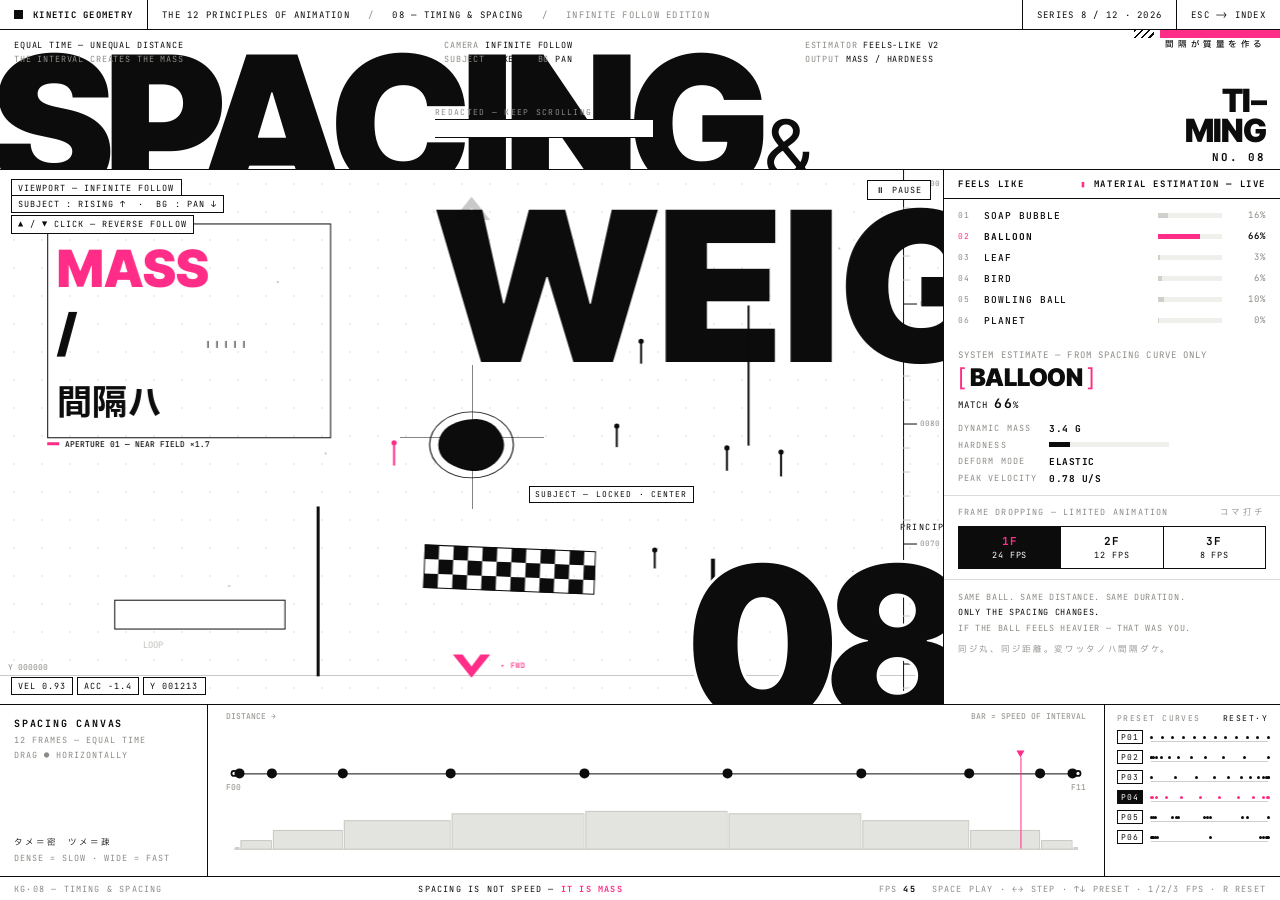
<file: 08-timing.html>
<!DOCTYPE html>
<html lang="ja">
<head>
<meta charset="UTF-8">
<meta name="viewport" content="width=device-width, initial-scale=1.0">
<title>KINETIC GEOMETRY · 08 — TIMING &amp; SPACING / INFINITE FOLLOW</title>
<link rel="preconnect" href="https://fonts.googleapis.com">
<link rel="preconnect" href="https://fonts.gstatic.com" crossorigin>
<link href="https://fonts.googleapis.com/css2?family=Inter+Tight:wght@400;600;800;900&family=JetBrains+Mono:wght@400;500;700&family=IBM+Plex+Sans+JP:wght@400;500;700&display=swap" rel="stylesheet">
<style>
*,*::before,*::after{box-sizing:border-box;margin:0;padding:0}

:root{
  --bg:#ffffff;
  --ink:#0c0c0c;
  --g1:#1c1c1c;
  --g2:#8b8b87;
  --g3:#cfcfcb;
  --g4:#efefec;
  --pink:#FF2D87;
  --line:#0c0c0c;
  --hair:1px solid var(--line);
  --hair-soft:1px solid #dcdcd8;

  --disp:"Inter Tight","Helvetica Neue",Arial,sans-serif;
  --mono:"JetBrains Mono",ui-monospace,monospace;
  --jp:"IBM Plex Sans JP",sans-serif;
}

html,body{
  height:100%;width:100%;overflow:hidden;
  background:var(--bg);color:var(--ink);
  font-family:var(--mono);
  font-feature-settings:"tnum";
  -webkit-font-smoothing:antialiased;
}

#app{
  display:grid;
  grid-template-rows:30px minmax(108px,15.5vh) 1fr minmax(150px,172px) 24px;
  height:100vh;width:100vw;
}

/* ───────────────── MASTHEAD ───────────────── */
#mast{
  display:grid;grid-template-columns:auto 1fr auto auto;
  align-items:stretch;border-bottom:var(--hair);
  font-size:9px;letter-spacing:.14em;text-transform:uppercase;
}
#mast>div,#mast>a{display:flex;align-items:center;gap:10px;padding:0 14px}
#mast .m-brand{border-right:var(--hair);font-weight:700}
#mast .m-brand .sq{width:9px;height:9px;background:var(--ink)}
#mast .m-crumb{color:var(--ink);gap:18px;overflow:hidden;white-space:nowrap}
#mast .m-crumb .dim{color:var(--g2)}
#mast .m-ser{border-left:var(--hair);color:var(--ink)}
#mast .m-esc{border-left:var(--hair);text-decoration:none;color:var(--ink);cursor:pointer}
#mast .m-esc:hover{background:var(--ink);color:var(--bg)}

/* ───────────────── TITLE BAND ───────────────── */
#tband{
  position:relative;overflow:hidden;
  border-bottom:var(--hair);
}
.tb-cols{
  position:absolute;top:8px;left:0;right:0;
  display:grid;grid-template-columns:1.2fr 1fr 1fr auto;
  gap:14px;padding:0 14px;
  font-size:8.5px;letter-spacing:.1em;text-transform:uppercase;
  line-height:1.65;color:var(--ink);
  z-index:3;pointer-events:none;
}
.tb-cols .dim{color:var(--g2)}
.tb-cols .jp{font-family:var(--jp);letter-spacing:.42em;font-weight:500}
.tb-giant{
  position:absolute;left:-0.04em;bottom:-0.26em;
  font-family:var(--disp);font-weight:900;
  font-size:clamp(120px,17.5vw,21vh);
  letter-spacing:-0.045em;line-height:1;
  white-space:nowrap;user-select:none;
  z-index:1;
}
.tb-giant .amp{
  font-weight:400;font-size:.42em;vertical-align:.18em;
  letter-spacing:0;margin-left:.04em;color:var(--ink);
}
.tb-stack{
  position:absolute;right:14px;bottom:6px;z-index:2;
  font-family:var(--disp);font-weight:900;
  font-size:clamp(20px,2.5vw,34px);
  line-height:.94;letter-spacing:-.02em;
  text-align:right;text-transform:uppercase;
}
.tb-stack .no{
  display:block;font-family:var(--mono);font-weight:700;
  font-size:.34em;letter-spacing:.18em;margin-top:6px;color:var(--ink);
}
.tb-slab{
  position:absolute;right:0;top:0;width:120px;height:8px;
  background:var(--pink);z-index:2;
}
.tb-slab::before{
  content:"";position:absolute;left:-26px;top:0;width:20px;height:100%;
  background:repeating-linear-gradient(135deg,var(--ink) 0 2px,transparent 2px 5px);
}
/* white redaction bar slicing the giant word */
.tb-redact{
  position:absolute;z-index:2;background:var(--bg);
  border-top:var(--hair);border-bottom:var(--hair);
  left:34%;bottom:22%;width:17%;height:14%;
}
.tb-redact span{
  position:absolute;top:-13px;left:0;
  font-size:8px;letter-spacing:.16em;color:var(--g2);
}

/* ───────────────── MAIN ───────────────── */
#main{
  display:grid;grid-template-columns:1fr 336px;
  min-height:0;
}

/* STAGE */
#stagewrap{
  position:relative;overflow:hidden;border-right:var(--hair);
  background:
    radial-gradient(circle,rgba(12,12,12,.07) 1px,transparent 1px) 0 0/28px 28px,
    var(--bg);
}
#stage{position:absolute;inset:0;width:100%;height:100%;display:block}

.hud{
  position:absolute;z-index:5;pointer-events:none;
  font-size:8.5px;letter-spacing:.12em;text-transform:uppercase;
  line-height:1.7;color:var(--ink);
}
.hud .chip{
  background:var(--bg);outline:1px solid var(--line);
  padding:1px 6px;display:inline-block;
}
.hud-tl{top:10px;left:12px}
.hud-bl{bottom:10px;left:12px;display:flex;gap:6px}
.hud-tr{top:10px;right:12px;pointer-events:auto;display:flex;gap:6px}
.hud-tr button{
  appearance:none;border:1px solid var(--line);background:var(--bg);
  font-family:var(--mono);font-size:8.5px;letter-spacing:.12em;
  text-transform:uppercase;padding:3px 8px;cursor:pointer;color:var(--ink);
}
.hud-tr button:hover{background:var(--ink);color:var(--bg)}

/* center crosshair */
.cross{
  position:absolute;left:50%;top:50%;z-index:4;pointer-events:none;
  width:0;height:0;
}
.cross::before,.cross::after{
  content:"";position:absolute;background:var(--ink);opacity:.5;
}
.cross::before{left:-72px;top:0;width:144px;height:1px}
.cross::after{left:0;top:-72px;width:1px;height:144px}
.cross .gap{
  position:absolute;left:-46px;top:-46px;width:92px;height:92px;
  background:transparent;outline:1px solid rgba(12,12,12,.0);
}
.cross-lbl{
  position:absolute;left:calc(50% + 58px);top:calc(50% + 50px);
  z-index:4;pointer-events:none;
  font-size:8px;letter-spacing:.14em;text-transform:uppercase;
  color:var(--ink);line-height:1.7;
}
.cross-lbl .chip{background:var(--bg);outline:1px solid var(--line);padding:1px 5px;display:inline-block}

/* giant 08 occluder, bottom-right of stage */
.gh08{
  position:absolute;right:-14px;bottom:-0.22em;z-index:3;pointer-events:none;
  font-family:var(--disp);font-weight:900;
  font-size:clamp(140px,24vh,260px);line-height:1;letter-spacing:-.06em;
  color:var(--ink);
  text-shadow:0 0 0 var(--bg);
  -webkit-text-stroke:6px var(--bg);
  paint-order:stroke fill;
  user-select:none;
}
.gh08 small{
  display:block;-webkit-text-stroke:0;
  font-family:var(--mono);font-weight:400;
  font-size:8.5px;letter-spacing:.16em;text-align:right;
  margin-bottom:4px;color:var(--ink);
}

/* ───────────────── PANEL ───────────────── */
#panel{
  position:relative;overflow:hidden;display:flex;flex-direction:column;
  min-height:0;
}
.pn-sec{padding:10px 14px;border-bottom:var(--hair-soft)}
.pn-h{
  font-size:9px;letter-spacing:.18em;text-transform:uppercase;font-weight:700;
  display:flex;align-items:center;justify-content:space-between;
  border-bottom:var(--hair);padding:8px 14px;
}
.pn-h .live{color:var(--pink);animation:blink 1.1s steps(2) infinite}
@keyframes blink{50%{opacity:0}}

#matList{padding:6px 14px 8px}
.mt-row{
  display:grid;grid-template-columns:18px 1fr 64px 36px;
  align-items:center;gap:8px;
  padding:4px 0;
  font-size:9.5px;letter-spacing:.1em;text-transform:uppercase;
  color:var(--g2);
  cursor:default;
}
.mt-row .idx{font-size:8px}
.mt-row .name{font-weight:500;color:var(--ink);transition:color .15s}
.mt-row .bar{height:5px;background:var(--g4);position:relative;overflow:hidden}
.mt-row .bar i{
  position:absolute;left:0;top:0;bottom:0;width:0%;
  background:var(--g3);transition:width .22s cubic-bezier(.2,0,0,1),background .15s;
}
.mt-row .pct{text-align:right;font-size:9px}
.mt-row.top .name{color:var(--ink);font-weight:700}
.mt-row.top .bar i{background:var(--pink)}
.mt-row.top .pct{color:var(--ink);font-weight:700}
.mt-row.top .idx{color:var(--pink)}

.pn-read{font-size:9px;letter-spacing:.12em;text-transform:uppercase}
.pn-read .rd-line{color:var(--g2);margin-bottom:4px}
.rd-big{
  font-family:var(--disp);font-weight:900;
  font-size:clamp(22px,1.9vw,30px);letter-spacing:-.01em;
  line-height:1;margin:2px 0 6px;white-space:nowrap;
}
.rd-big .brk{color:var(--pink);font-weight:400}
.rd-match{margin-bottom:10px}
.rd-match b{font-size:13px}
.rd-grid{
  display:grid;grid-template-columns:auto 1fr;gap:4px 12px;
  font-size:8.5px;color:var(--g2);align-items:center;
}
.rd-grid b{color:var(--ink);font-weight:700;font-size:9.5px;letter-spacing:.06em}
.hbar{height:5px;background:var(--g4);position:relative;max-width:120px}
.hbar i{position:absolute;left:0;top:0;bottom:0;background:var(--ink);transition:width .25s}

.pn-frame .fr-lbl{
  font-size:8.5px;letter-spacing:.14em;text-transform:uppercase;color:var(--g2);
  margin-bottom:7px;display:flex;justify-content:space-between;
}
.pn-frame .fr-lbl .jp{font-family:var(--jp);letter-spacing:.3em}
.fr-btns{display:flex;gap:0}
.fr-btns button{
  appearance:none;flex:1;border:1px solid var(--line);border-right:none;
  background:var(--bg);color:var(--ink);cursor:pointer;
  font-family:var(--mono);font-size:8.5px;letter-spacing:.1em;
  padding:6px 4px;text-transform:uppercase;line-height:1.5;
}
.fr-btns button:last-child{border-right:1px solid var(--line)}
.fr-btns button b{display:block;font-size:11px}
.fr-btns button:hover{background:var(--g4)}
.fr-btns button.on{background:var(--ink);color:var(--bg)}
.fr-btns button.on b{color:var(--pink)}

.pn-note{
  font-size:8.5px;letter-spacing:.08em;line-height:1.8;color:var(--g2);
  text-transform:uppercase;border-bottom:none;flex:1;min-height:0;
}
.pn-note em{font-style:normal;color:var(--ink)}
.pn-note .jp{font-family:var(--jp);letter-spacing:.2em;display:block;margin-top:6px}

/* outline 08 ghost behind panel bottom */
.pn-gh{
  position:absolute;right:-12px;bottom:-0.24em;z-index:-1;
  font-family:var(--disp);font-weight:900;
  font-size:200px;line-height:1;letter-spacing:-.06em;
  color:transparent;-webkit-text-stroke:1px var(--g3);
  user-select:none;pointer-events:none;
}

/* ───────────────── SPACING EDITOR ───────────────── */
#editor{
  display:grid;grid-template-columns:208px 1fr 176px;
  border-top:var(--hair);min-height:0;
}
.ed-meta{
  border-right:var(--hair);padding:10px 14px;
  font-size:8.5px;letter-spacing:.12em;text-transform:uppercase;line-height:1.8;
  display:flex;flex-direction:column;justify-content:space-between;
}
.ed-meta .t{font-weight:700;font-size:10px;letter-spacing:.18em}
.ed-meta .dim{color:var(--g2)}
.ed-meta .jp{font-family:var(--jp);letter-spacing:.22em;color:var(--ink)}
#spcwrap{position:relative;min-width:0}
#spc{position:absolute;inset:0;width:100%;height:100%;display:block;cursor:grab;touch-action:none}
#spc.drag{cursor:grabbing}
.ed-pre{
  border-left:var(--hair);padding:8px 12px;
  display:flex;flex-direction:column;gap:0;min-height:0;overflow:hidden;
}
.ed-pre .t{
  font-size:8px;letter-spacing:.18em;text-transform:uppercase;
  color:var(--g2);margin-bottom:4px;display:flex;justify-content:space-between;
}
.ed-pre .t a{color:var(--ink);text-decoration:none;cursor:pointer}
.ed-pre .t a:hover{background:var(--ink);color:var(--bg)}
.pre-row{
  display:grid;grid-template-columns:26px 1fr;align-items:center;gap:8px;
  padding:3px 0;cursor:pointer;font-size:8.5px;letter-spacing:.12em;color:var(--ink);
}
.pre-row:hover .pid{background:var(--g4)}
.pre-row.on .pid{background:var(--ink);color:var(--bg)}
.pre-row .pid{border:1px solid var(--line);text-align:center;padding:1px 0;font-size:8px}
.pre-row .strip{position:relative;height:9px;border-bottom:1px solid var(--g3)}
.pre-row .strip i{
  position:absolute;top:50%;width:3px;height:3px;margin:-1px 0 0 -1px;
  background:var(--ink);border-radius:50%;
}
.pre-row.on .strip i{background:var(--pink)}

/* ───────────────── FOOTER ───────────────── */
#foot{
  display:grid;grid-template-columns:auto 1fr auto;align-items:center;
  border-top:var(--hair);padding:0 14px;
  font-size:8.5px;letter-spacing:.14em;text-transform:uppercase;
  color:var(--g2);
}
#foot .mid{text-align:center;color:var(--ink)}
#foot .mid b{color:var(--pink);font-weight:700}
#foot .r{display:flex;gap:16px}
#foot .r span b{color:var(--ink)}

/* ───────────────── RESPONSIVE ───────────────── */
@media (max-width:1100px){
  #main{grid-template-columns:1fr 300px}
  #editor{grid-template-columns:170px 1fr 160px}
}
@media (max-width:880px){
  #app{grid-template-rows:30px 100px 1fr auto 24px}
  #main{grid-template-columns:1fr}
  #panel{display:none}
  #editor{grid-template-columns:1fr;grid-template-rows:auto 110px}
  .ed-meta{border-right:none;border-bottom:var(--hair);flex-direction:row;gap:14px;align-items:center}
  .ed-pre{display:none}
  .gh08{font-size:120px}
}

@media (max-height:760px){
  #app{grid-template-rows:30px minmax(88px,13vh) 1fr minmax(132px,150px) 24px}
  .rd-big{font-size:20px}
  .pn-sec{padding:7px 14px}
  #matList{padding:4px 14px 5px}
  .mt-row{padding:2.5px 0}
  .pn-note{display:none}
  .pn-gh{font-size:150px}
}

@media (prefers-reduced-motion:reduce){
  .pn-h .live{animation:none}
}
</style>
</head>
<body>
<div id="app">

  <!-- MASTHEAD -->
  <header id="mast">
    <div class="m-brand"><span class="sq"></span>KINETIC GEOMETRY</div>
    <div class="m-crumb">
      <span>THE 12 PRINCIPLES OF ANIMATION</span>
      <span class="dim">/</span>
      <span>08 — TIMING &amp; SPACING</span>
      <span class="dim">/</span>
      <span class="dim">INFINITE FOLLOW EDITION</span>
    </div>
    <div class="m-ser">SERIES 8 / 12 · 2026</div>
    <a class="m-esc" id="btn-esc" href="index.html">ESC ⟶ INDEX</a>
  </header>

  <!-- TITLE BAND -->
  <div id="tband">
    <div class="tb-cols">
      <div>EQUAL TIME — UNEQUAL DISTANCE<br><span class="dim">THE INTERVAL CREATES THE MASS</span></div>
      <div><span class="dim">CAMERA</span> INFINITE FOLLOW<br><span class="dim">SUBJECT</span> FIXED · <span class="dim">BG</span> PAN</div>
      <div><span class="dim">ESTIMATOR</span> FEELS-LIKE v2<br><span class="dim">OUTPUT</span> MASS / HARDNESS</div>
      <div class="jp">間隔が質量を作る</div>
    </div>
    <div class="tb-giant" id="tbGiant">SPACING<span class="amp">&amp;</span></div>
    <div class="tb-redact"><span>REDACTED — KEEP SCROLLING</span></div>
    <div class="tb-stack">TI–<br>MING<span class="no">NO. 08</span></div>
    <div class="tb-slab"></div>
  </div>

  <!-- MAIN -->
  <div id="main">
    <div id="stagewrap">
      <canvas id="stage"></canvas>
      <div class="hud hud-tl">
        <span class="chip">VIEWPORT — INFINITE FOLLOW</span><br>
        <span class="chip" id="hudPan">SUBJECT : FIXED&nbsp;&nbsp;·&nbsp;&nbsp;BACKGROUND : PAN ↓</span><br>
        <span class="chip" style="margin-top:4px">▲ / ▼ CLICK — REVERSE FOLLOW</span>
      </div>
      <div class="hud hud-bl">
        <span class="chip" id="hudV">VEL 0.00</span>
        <span class="chip" id="hudA">ACC +0.00</span>
        <span class="chip" id="hudY">Y 000000</span>
      </div>
      <div class="hud hud-tr">
        <button id="btnPlay">⏸ PAUSE</button>
      </div>
      <div class="cross"></div>
      <div class="cross-lbl">
        <span class="chip">SUBJECT — LOCKED · CENTER</span>
      </div>
      <div class="gh08"><small>PRINCIPLE</small>08</div>
    </div>

    <!-- FUI PANEL -->
    <aside id="panel">
      <div class="pn-h">FEELS LIKE<span><span class="live">▮</span>&nbsp;MATERIAL ESTIMATION — LIVE</span></div>
      <div id="matList"></div>
      <div class="pn-sec pn-read">
        <div class="rd-line">SYSTEM ESTIMATE — FROM SPACING CURVE ONLY</div>
        <div class="rd-big"><span class="brk">[</span>&nbsp;<span id="estName">––––––</span>&nbsp;<span class="brk">]</span></div>
        <div class="rd-match">MATCH&nbsp;<b id="estPct">00</b>%</div>
        <div class="rd-grid">
          <span>DYNAMIC MASS</span><b id="estMass">– – –</b>
          <span>HARDNESS</span><span class="hbar"><i id="hardBar" style="width:0%"></i></span>
          <span>DEFORM MODE</span><b id="defMode">–</b>
          <span>PEAK VELOCITY</span><b id="pkV">0.00 u/s</b>
        </div>
      </div>
      <div class="pn-sec pn-frame">
        <div class="fr-lbl"><span>FRAME DROPPING — LIMITED ANIMATION</span><span class="jp">コマ打チ</span></div>
        <div class="fr-btns">
          <button id="fr1" class="on"><b>1F</b>24 FPS</button>
          <button id="fr2"><b>2F</b>12 FPS</button>
          <button id="fr3"><b>3F</b>8 FPS</button>
        </div>
      </div>
      <div class="pn-sec pn-note">
        SAME BALL. SAME DISTANCE. SAME DURATION.<br>
        <em>ONLY THE SPACING CHANGES.</em><br>
        IF THE BALL FEELS HEAVIER — THAT WAS YOU.
        <span class="jp">同ジ丸、同ジ距離。変ワッタノハ間隔ダケ。</span>
      </div>
      <div class="pn-gh">08</div>
    </aside>
  </div>

  <!-- SPACING EDITOR -->
  <div id="editor">
    <div class="ed-meta">
      <div>
        <div class="t">SPACING CANVAS</div>
        <div class="dim">12 FRAMES — EQUAL TIME<br>DRAG ● HORIZONTALLY</div>
      </div>
      <div>
        <span class="jp">タメ＝密　ツメ＝疎</span><br>
        <span class="dim">DENSE = SLOW · WIDE = FAST</span>
      </div>
    </div>
    <div id="spcwrap"><canvas id="spc"></canvas></div>
    <div class="ed-pre">
      <div class="t"><span>PRESET CURVES</span><a id="btnReset">RESET·Y</a></div>
      <div id="preList"></div>
    </div>
  </div>

  <!-- FOOTER -->
  <footer id="foot">
    <div>KG·08 — TIMING &amp; SPACING</div>
    <div class="mid">SPACING IS NOT SPEED — <b>IT IS MASS</b></div>
    <div class="r">
      <span>FPS <b id="fpsOut">--</b></span>
      <span>SPACE PLAY · ←→ STEP · ↑↓ PRESET · 1/2/3 FPS · R RESET</span>
    </div>
  </footer>
</div>

<!-- FOLEY CORE — shared procedural SFX runtime (canonical source: Gen-EX / SE Foley Stage) -->
<script src="foley-core.js"></script>
<script>




/* ============================================================
   KG·08 — TIMING & SPACING / INFINITE FOLLOW ENGINE
   subject fixed · background pans · spacing → mass
   ============================================================ */
'use strict';
const $=id=>document.getElementById(id);
const clamp=(v,a,b)=>v<a?a:v>b?b:v;
const lerp=(a,b,t)=>a+(b-a)*t;
function mulberry32(s){return function(){s|=0;s=s+0x6D2B79F5|0;let t=Math.imul(s^s>>>15,1|s);t=t+Math.imul(t^t>>>7,61|t)^t;return((t^t>>>14)>>>0)/4294967296}}
const mod=(n,m)=>((n%m)+m)%m;

/* ── CORE STATE ───────────────────────────── */
const N=12, DUR=2.4;                  // 12 frames, fixed duration (no speed knob — spacing only)
let spacing=[];                       // monotonic positions 0..1
let simT=0, prevQ=-1, prevAbs=0;
let heldV=0, prevHeldV=0, aSm=0, jerkE=0, velSm=0, travelAbs=null;
let worldY=0;
// This is a tool *about* motion — it must move on load. Reduced-motion users still get
// the core scroll (the lesson), we only damp decorative idle jitter elsewhere.
const REDUCE_MOTION=window.matchMedia('(prefers-reduced-motion: reduce)').matches;
let playing=true;
let frameMode=1;                      // 1F/2F/3F → 24/12/8 fps
let scaleYcur=1, scaleYvel=0;
let overtakers=[];
let spawnCool=0;
const INK='#0c0c0c', G2='#9a9a96', G3='#c9c9c5', PINK='#FF2D87', BG='#ffffff';

/* ── SPACING → POSITION ───────────────────── */
function posAt(ph){ // ph 0..1
  const f=ph*(N-1), i=Math.min(Math.floor(f),N-2);
  return lerp(spacing[i],spacing[i+1],f-i);
}
function absPos(t){
  const loops=Math.floor(t/DUR);
  return loops+posAt(t/DUR-loops);
}

function resync(){
  const stepLen=frameMode/24;
  prevQ=Math.floor(simT/stepLen);
  prevAbs=absPos(prevQ*stepLen);
  velSm=velAt(mod(simT/DUR,1));   // snap smoothed velocity to avoid lag after jumps
  travelAbs=absPos(simT);          // re-baseline continuous travel accumulator
}

/* ── PRESETS ──────────────────────────────── */
const PRESETS=[
 {id:'P01',f:i=>i/(N-1)},
 {id:'P02',f:i=>Math.pow(i/(N-1),2.4)},
 {id:'P03',f:i=>1-Math.pow(1-i/(N-1),2.4)},
 {id:'P04',f:i=>{const t=i/(N-1);return t*t*t*(t*(t*6-15)+10)}},
 {id:'P05',arr:[0,.015,.03,.18,.21,.23,.45,.48,.50,.78,.82,1]},
 {id:'P06',arr:[0,.005,.01,.02,.03,.05,.50,.93,.96,.98,.99,1]},
];
let activePreset='P04';
function applyPreset(p){
  spacing=p.arr?[...p.arr]:Array.from({length:N},(_,i)=>p.f(i));
  spacing[0]=0;spacing[N-1]=1;
  activePreset=p.id;
  resync();
  document.querySelectorAll('.pre-row').forEach(r=>r.classList.toggle('on',r.dataset.id===p.id));
  computeMatch();
}

/* ── FEELS LIKE — MATERIAL ESTIMATION ─────── */
const MATERIALS=[
 {name:'SOAP BUBBLE',mass:'0.05 g', h:.03,c:[2.6,1.0,.35,.30,.20],s:[.8,1.0,.30,.25,.30]},
 {name:'BALLOON',    mass:'3.4 g',  h:.16,c:[2.0,0.45,.10,.12,.70],s:[.6,.5,.22,.15,.35]},
 {name:'LEAF',       mass:'0.8 g',  h:.10,c:[2.8,2.6,.60,.18,.50],s:[.9,1.5,.30,.20,.60]},
 {name:'BIRD',       mass:'42 g',   h:.48,c:[4.3,4.5,.20,.30,.50],s:[1.5,2.5,.30,.35,.60]},
 {name:'BOWLING BALL',mass:'6.3 kg',h:1.0,c:[1.35,.45,.05,.02,.50],s:[.45,.5,.18,.12,.60]},
 {name:'PLANET',mass:'5.9×10²⁴ kg', h:1.0,c:[1.05,.08,0,0,.50],  s:[.18,.3,.15,.10,.80]},
];
const WGT=[1.2,.8,1.5,1.5,.8];
let matchPct=new Array(6).fill(0), topIdx=1, hardBlend=.2, peakV=0, lastTop=-1;

function computeMatch(){
  const segDt=DUR/(N-1), mean=1/DUR;
  const vs=[],as=[];
  for(let i=0;i<N-1;i++) vs.push((spacing[i+1]-spacing[i])*(N-1)/DUR);
  for(let i=0;i<vs.length-1;i++) as.push((vs[i+1]-vs[i])/segDt);
  const maxV=Math.max(...vs);
  let maxA=0; as.forEach(a=>maxA=Math.max(maxA,Math.abs(a)));
  const aRel=maxA/(mean/segDt);
  let sign=0,changes=0;
  as.forEach(a=>{if(Math.abs(a)>mean*1.2){const s=Math.sign(a);if(sign&&s!==sign)changes++;sign=s;}});
  const jit=changes/as.length;
  const stall=vs.filter(v=>v<mean*0.25).length/vs.length;
  const asym=vs.indexOf(maxV)/(vs.length-1);
  const feat=[maxV/mean,aRel,jit,stall,asym];

  const scores=MATERIALS.map(m=>{
    let d=0;
    for(let k=0;k<5;k++){const z=(feat[k]-m.c[k])/m.s[k];d+=WGT[k]*z*z;}
    return Math.exp(-d*.5);
  });
  const sum=scores.reduce((a,b)=>a+b,0)||1e-9;
  matchPct=scores.map(s=>s/sum*100);
  topIdx=matchPct.indexOf(Math.max(...matchPct));
  const w=scores.map(s=>s*s), ws=w.reduce((a,b)=>a+b,0)||1e-9;
  hardBlend=MATERIALS.reduce((acc,m,i)=>acc+m.h*w[i],0)/ws;
  peakV=maxV;
  renderFUI();
}

/* scramble typographic indicator */
const SCR='ABCDEFGHIJKLMNOPQRSTUVWXYZ#%/Δ◼◻×';
const scrTimers={};
function scrambleTo(el,txt){
  clearInterval(scrTimers[el.id]);
  const t0=performance.now(),dur=420;
  scrTimers[el.id]=setInterval(()=>{
    const p=clamp((performance.now()-t0)/dur,0,1);
    const keep=Math.floor(txt.length*p);
    let out=txt.slice(0,keep);
    for(let i=keep;i<txt.length;i++)
      out+=txt[i]===' '?' ':SCR[Math.random()*SCR.length|0];
    el.textContent=out;
    if(p>=1)clearInterval(scrTimers[el.id]);
  },32);
}

function renderFUI(){
  matchPct.forEach((p,i)=>{
    const row=matRows[i];
    row.el.classList.toggle('top',i===topIdx);
    row.bar.style.width=clamp(p,2,100)+'%';
    row.pct.textContent=Math.round(clamp(p,0,99))+'%';
  });
  const m=MATERIALS[topIdx];
  if(topIdx!==lastTop){
    scrambleTo($('estName'),m.name);
    scrambleTo($('estMass'),m.mass);
    lastTop=topIdx;
  }
  $('estPct').textContent=String(Math.round(clamp(matchPct[topIdx],4,97))).padStart(2,'0');
  $('hardBar').style.width=(hardBlend*100)+'%';
  $('defMode').textContent=hardBlend<.25?'ELASTIC':hardBlend<.7?'SEMI-RIGID':'RIGID — 0 PX DEFORM';
  $('pkV').textContent=peakV.toFixed(2)+' u/s';
}

/* build material rows */
const matRows=[];
(function(){
  const wrap=$('matList');
  MATERIALS.forEach((m,i)=>{
    const r=document.createElement('div');r.className='mt-row';
    r.innerHTML=`<span class="idx">0${i+1}</span><span class="name">${m.name}</span>
      <span class="bar"><i></i></span><span class="pct">0%</span>`;
    wrap.appendChild(r);
    matRows.push({el:r,bar:r.querySelector('.bar i'),pct:r.querySelector('.pct')});
  });
})();

/* ── STAGE CANVAS ─────────────────────────── */
const stage=$('stage'), sx=stage.getContext('2d');
let SW=0,SH=0,DPR=1;
function sizeStage(){
  DPR=Math.min(window.devicePixelRatio||1,2);
  const r=stage.parentElement.getBoundingClientRect();
  SW=Math.max(r.width,10);SH=Math.max(r.height,10);
  stage.width=SW*DPR;stage.height=SH*DPR;
  sx.setTransform(DPR,0,0,DPR,0,0);
}

/* world layers */
const FAR={p:.28,ch:620}, MID={p:.6,ch:700}, NEAR={p:1.25,ch:760}, APR={p:1.7};
const OVR={p:1.55,ch:540};   // overlay rectangles — float ABOVE near type, faster parallax
const HERO={p:2.2,ch:1700};  // foreground giant arrow — recurring, fastest parallax
let scrollDir=1;             // +1 = world moves down (subject rises) / -1 = reversed
const FARW=['Δt','SEC','FR-24','CONST','LOOP','±0.00','CAM-LOCK','BG/PAN','y++','24 EXP'];
const MIDW=['VELOCITY','INERTIA','MOMENTUM','FRICTION','SAME BALL','SAME DISTANCE','ONLY SPACING','CHANGES','EQUAL TIME','UNEQUAL DIST.','Δ INTERVAL','ANIMA','HOLD','CRAM'];
const MIDJP=['タメ','ツメ'];
const NEARW=['FOLLOW','BG','WEIGHT','MASS','TIMING','FAST?','SLOW?','SPACING'];
const NEARJP=['重'];
const STREAM=['SPACING','IS','NOT','SPEED','—','IT','IS','MASS','/','間隔ハ','質量ヲ','作ル','◼'];
const STREAMJP=new Set(['間隔ハ','質量ヲ','作ル']);

const chunkCache=new Map();
function chunk(layerId,k){
  const key=layerId+':'+k;
  if(chunkCache.has(key))return chunkCache.get(key);
  const rnd=mulberry32((k*2654435761^layerId*97)|0);
  const items=[];
  if(layerId===0){ // FAR
    items.push({t:'rule',y:rnd()*FAR.ch,lbl:'Y '+String(Math.abs(k*FAR.ch)%1000000).padStart(6,'0')});
    const n=3+(rnd()*3|0);
    for(let i=0;i<n;i++)items.push({t:'fw',y:rnd()*FAR.ch,xn:rnd()*.9+.02,w:FARW[rnd()*FARW.length|0]});
    for(let i=0;i<7;i++)items.push({t:'dot',y:rnd()*FAR.ch,xn:rnd()});
  }else if(layerId===1){ // MID
    const n=2;
    for(let i=0;i<n;i++){
      const jp=rnd()<.14;
      items.push({t:'mw',y:rnd()*MID.ch,xn:rnd()*1.05-.12,
        w:jp?MIDJP[rnd()*MIDJP.length|0]:MIDW[rnd()*MIDW.length|0],
        jp,sz:26+rnd()*46,outline:rnd()<.4});
    }
    if(rnd()<.75)items.push({t:'ticks',y:rnd()*MID.ch,xn:rnd()*.8+.05,n:3+(rnd()*4|0)});
  }else if(layerId===2){ // NEAR
    const jp=rnd()<.09;
    const it={t:'nw',y:rnd()*NEAR.ch,xn:rnd()*.9-.18,
      w:jp?NEARJP[0]:NEARW[rnd()*NEARW.length|0],jp,
      sz:120+rnd()*170,pink:rnd()<.07};
    items.push(it);
    if(rnd()<.45)items.push({t:'mw',y:rnd()*NEAR.ch,xn:rnd()*.85-.05,
      w:NEARW[rnd()*NEARW.length|0],jp:false,sz:80+rnd()*50,outline:rnd()<.5});
    for(let i=0;i<3;i++){
      let xn=rnd()*.75+.04; if(xn>.40&&xn<.60)xn+=.25;
      items.push({t:'streak',y:rnd()*NEAR.ch,xn,len:30+rnd()*70,w:2+(rnd()*3|0)});
    }
  }else if(layerId===3){ // OVERLAY — floating patterned bars across the type
    const n=1+(rnd()<.55?1:0);
    for(let i=0;i<n;i++){
      const styles=['mask','solid','hatch','dots','checker','hatch','dots'];
      const st=styles[rnd()*styles.length|0];
      const wide=rnd()<.5;
      items.push({t:'bar',y:rnd()*OVR.ch,
        xn:rnd()*.7-.05,
        w:(wide?.28+rnd()*.42:.10+rnd()*.16)*1,
        h:8+rnd()*(wide?22:46),
        st, pink: st!=='mask' && rnd()<.12,
        rot: rnd()<.12?(rnd()<.5?-1:1):0});
    }
    if(rnd()<.35)items.push({t:'cap',y:rnd()*OVR.ch,xn:rnd()*.7+.02,
      lbl:['REDACTED','BG/PAN','OVERLAY','MASK 01','LAYER ▲','+ + +','◼◻◼'][rnd()*7|0]});
  }else if(layerId===4){ // HERO — giant foreground arrow, recurring
    if(rnd()<.62) items.push({t:'hero',y:rnd()*HERO.ch,pink:rnd()<.6});
  }
  chunkCache.set(key,items);
  if(chunkCache.size>400)chunkCache.delete(chunkCache.keys().next().value);
  return items;
}

function fontD(sz,jp){return '900 '+sz+'px '+(jp?'"IBM Plex Sans JP"':'"Inter Tight"')}
function fontM(sz){return '500 '+sz+'px "JetBrains Mono"'}

/* fill a rect with a pattern (clipped) */
function patternRect(rx,ry,rw,rh,st,pink){
  const col=pink?PINK:INK;
  if(st==='mask'){               // white redaction with hairline frame
    sx.fillStyle=BG;sx.fillRect(rx,ry,rw,rh);
    sx.strokeStyle=INK;sx.lineWidth=1;sx.strokeRect(rx+.5,ry+.5,rw-1,rh-1);
    return;
  }
  if(st==='solid'){sx.fillStyle=col;sx.fillRect(rx,ry,rw,rh);return;}
  sx.save();
  sx.beginPath();sx.rect(rx,ry,rw,rh);sx.clip();
  if(st==='hatch'){
    sx.strokeStyle=col;sx.lineWidth=2;
    for(let d=-rh;d<rw+rh;d+=7){sx.beginPath();sx.moveTo(rx+d,ry+rh);sx.lineTo(rx+d+rh,ry);sx.stroke();}
  }else if(st==='dots'){
    sx.fillStyle=col;
    for(let yy=ry+3;yy<ry+rh;yy+=7)for(let xx=rx+3;xx<rx+rw;xx+=7){
      sx.beginPath();sx.arc(xx,yy,1.4,0,Math.PI*2);sx.fill();}
  }else if(st==='checker'){
    sx.fillStyle=col;const c=Math.max(5,rh/3);
    for(let yy=ry,r=0;yy<ry+rh;yy+=c,r++)for(let xx=rx+((r&1)?c:0);xx<rx+rw;xx+=c*2)
      sx.fillRect(xx,yy,c,c);
  }
  sx.restore();
  sx.strokeStyle=col;sx.lineWidth=1;sx.strokeRect(rx+.5,ry+.5,rw-1,rh-1);
}

/* big chevron arrow (two stacked Vs) — points in `dir` (+1 down / -1 up) */
function chevronPath(cx,cy,w,h,dir){
  const hw=w/2, t=h*.42;       // arm thickness
  sx.beginPath();
  if(dir>0){ // ▼
    sx.moveTo(cx-hw,cy-h*.5);
    sx.lineTo(cx,cy+h*.5);
    sx.lineTo(cx+hw,cy-h*.5);
    sx.lineTo(cx+hw-t,cy-h*.5);
    sx.lineTo(cx,cy+h*.5-t*1.15);
    sx.lineTo(cx-hw+t,cy-h*.5);
  }else{ // ▲
    sx.moveTo(cx-hw,cy+h*.5);
    sx.lineTo(cx,cy-h*.5);
    sx.lineTo(cx+hw,cy+h*.5);
    sx.lineTo(cx+hw-t,cy+h*.5);
    sx.lineTo(cx,cy-h*.5+t*1.15);
    sx.lineTo(cx-hw+t,cy+h*.5);
  }
  sx.closePath();
}

function drawLayer(layerId,L,vpx){
  const scroll=worldY*L.p, ch=L.ch;
  const k0=Math.floor((-scroll-300)/ch), k1=Math.floor((-scroll+SH+300)/ch);
  for(let k=k0;k<=k1;k++){
    for(const it of chunk(layerId,k)){
      const y=k*ch+it.y+scroll;
      if(y<-360||y>SH+360)continue;
      const x=it.xn!==undefined?it.xn*SW:0;
      if(it.t==='rule'){
        sx.strokeStyle=G3;sx.lineWidth=1;
        sx.beginPath();sx.moveTo(0,y+.5);sx.lineTo(SW,y+.5);sx.stroke();
        sx.fillStyle=G2;sx.font=fontM(8);sx.textBaseline='bottom';sx.textAlign='left';
        sx.fillText(it.lbl,8,y-3);
      }else if(it.t==='fw'){
        sx.fillStyle=G3;sx.font=fontM(9);sx.textBaseline='alphabetic';sx.textAlign='left';
        sx.fillText(it.w,x,y);
      }else if(it.t==='dot'){
        sx.fillStyle=G3;sx.fillRect(x,y,2,2);
      }else if(it.t==='mw'){
        sx.font=fontD(it.sz,it.jp);sx.textBaseline='alphabetic';sx.textAlign='left';
        if(it.outline){sx.strokeStyle=INK;sx.lineWidth=1;sx.strokeText(it.w,x,y);}
        else{sx.fillStyle=G2;sx.fillText(it.w,x,y);}
      }else if(it.t==='ticks'){
        sx.fillStyle=INK;
        for(let i=0;i<it.n;i++)sx.fillRect(x+i*9,y,1,7);
      }else if(it.t==='nw'){
        sx.font=fontD(it.sz,it.jp);sx.textBaseline='alphabetic';sx.textAlign='left';
        sx.fillStyle=it.pink?PINK:INK;
        sx.fillText(it.w,x,y);
      }else if(it.t==='streak'){
        const ln=it.len+vpx*.12;
        sx.fillStyle=INK;
        sx.fillRect(x,y-ln,it.w,ln);
      }else if(it.t==='bar'){
        const rw=it.w*SW, rh=it.h, rx=x, ry=y;
        if(it.rot){
          sx.save();sx.translate(rx+rw/2,ry+rh/2);sx.rotate(it.rot*.04);
          patternRect(-rw/2,-rh/2,rw,rh,it.st,it.pink);sx.restore();
        }else patternRect(rx,ry,rw,rh,it.st,it.pink);
      }else if(it.t==='cap'){
        sx.fillStyle=G2;sx.font=fontM(8);sx.textBaseline='alphabetic';sx.textAlign='left';
        sx.fillText(it.lbl,x,y);
      }else if(it.t==='hero'){
        // SAME proportions as the direction buttons (h = w*0.62) — fixed size, no zoom.
        // (Scaling read as a curving/warping illusion; a constant chevron is cleaner & chicer.)
        const w=Math.min(SW*1.02,SH*1.7), h=w*.62;
        const cx=SW*.5;
        if(y>-h*.5 && y<SH+h*.5) heroOnScreen=true;
        const col=it.pink?PINK:INK;
        sx.globalAlpha=.94;
        chevronPath(cx,y,w,h,scrollDir);
        sx.fillStyle=col;sx.fill();
        sx.globalAlpha=1;
      }
    }
  }
}

function drawRuler(){
  const scroll=worldY, X=SW-40;
  sx.strokeStyle=INK;sx.lineWidth=1;
  sx.beginPath();sx.moveTo(X+.5,0);sx.lineTo(X+.5,SH);sx.stroke();
  const step=24, first=Math.floor((-scroll)/step)*step;
  sx.textAlign='left';sx.font=fontM(7.5);sx.textBaseline='middle';
  for(let yl=first;yl<-scroll+SH+step;yl+=step){
    const y=yl+scroll; if(y<-10||y>SH+10)continue;
    const major=mod(yl,120)===0;
    sx.strokeStyle=major?INK:G3;
    sx.beginPath();sx.moveTo(X,y+.5);sx.lineTo(X+(major?14:7),y+.5);sx.stroke();
    if(major){sx.fillStyle=G2;sx.fillText(String(Math.abs(yl/12)|0).padStart(4,'0'),X+17,y);}
  }
}

/* ── STAGE CLICK → direction toggle ── */
let heroOnScreen=false;
let hoverDir=0, hoverPulse=0;       // which chevron is hovered (+1 down / -1 up)
stage.addEventListener('pointerdown',e=>{
  const r=stage.getBoundingClientRect();
  const d=dirHit(e.clientX-r.left, e.clientY-r.top);
  if(d===0)return;
  // when a hero arrow is sweeping the foreground, the bottom button is locked
  if(d>0 && heroOnScreen)return;
  setDir(d);
});
let ballHover=false, ballHoverAmt=0, ballPoke=0;
stage.addEventListener('pointermove',e=>{
  const r=stage.getBoundingClientRect();
  const mx=e.clientX-r.left, my=e.clientY-r.top;
  hoverDir=dirHit(mx,my);
  // ball hover test (radius around center)
  const br=clamp(Math.min(SW,SH)*.055,22,40)+12;
  const wasHover=ballHover;
  ballHover=Math.hypot(mx-SW/2,my-SH/2)<br*1.4;
  if(ballHover&&!wasHover){ ballPoke=1; if(window.Foley) Foley.play('wobble',{gain:0.5}); }  // entering pokes a wobble → ぽわわん
  stage.style.cursor=hoverDir?'pointer':(ballHover?'grab':'default');
});
stage.addEventListener('pointerleave',()=>{hoverDir=0;ballHover=false;stage.style.cursor='default';});
function setDir(d){
  if(d===scrollDir)return;
  scrollDir=d; resync();
  if(window.Foley) Foley.play('squeak',{gain:0.5});   // 反転＝ボールが抵抗する「キュッ」
}

// FOLEY: start the continuous motion tone on the first user gesture (autoplay policy)
let _foleyMotion=false;
function foleyMotionStart(){ if(_foleyMotion||!window.Foley) return; _foleyMotion=true; Foley.glideStart(); }
window.addEventListener('pointerdown', foleyMotionStart);
window.addEventListener('keydown', foleyMotionStart);

/* ── DIRECTION CHEVRON (clickable, top ▲ / bottom ▼) ── */
let dirZones={up:null,down:null};
let hUp=0, hDn=0;                 // smoothed hover amounts 0..1
function drawDirChevron(){
  const cx=SW/2, m=Math.min(SW,SH);
  const bw=clamp(m*.07,34,64), bh=bw*.62, pad=clamp(SH*.05,18,46);
  const upY=pad+bh/2, dnY=SH-pad-bh/2;
  dirZones.up  ={x:cx-bw/2-12,y:upY-bh/2-12,w:bw+24,h:bh+24};   // generous hit pad
  dirZones.down={x:cx-bw/2-12,y:dnY-bh/2-12,w:bw+24,h:bh+24};
  // ease hover toward target
  hUp+=((hoverDir<0?1:0)-hUp)*.25;
  hDn+=((hoverDir>0?1:0)-hDn)*.25;
  const lockDn=heroOnScreen;       // bottom locked while a giant arrow sweeps

  chevButton(cx,upY,bw,bh,-1, scrollDir<0, hUp, false);
  chevButton(cx,dnY,bw,bh, 1, scrollDir>0, hDn, lockDn);

  // FWD tag beside the active one
  sx.fillStyle=PINK;sx.font=fontM(7.5);sx.textBaseline='middle';sx.textAlign='left';
  sx.fillText('▸ FWD',cx+bw/2+10,scrollDir>0?dnY:upY);
}
function chevButton(cx,cy,bw,bh,dir,active,hov,locked){
  const grow=active?1:(1+hov*0.26);          // inactive grows on hover
  const w=bw*grow, h=bh*grow;
  // hover hit-frame — corner ticks that say "pressable"
  if(hov>0.04 && !active){
    const z=dirZones[dir<0?'up':'down'];
    sx.save();sx.globalAlpha=hov*.9;
    sx.strokeStyle=locked?G3:INK;sx.lineWidth=1;
    const L=8, x0=cx-w/2-7,y0=cy-h/2-6,x1=cx+w/2+7,y1=cy+h/2+6;
    [[x0,y0,1,1],[x1,y0,-1,1],[x0,y1,1,-1],[x1,y1,-1,-1]].forEach(([px,py,sxd,syd])=>{
      sx.beginPath();sx.moveTo(px+sxd*L,py);sx.lineTo(px,py);sx.lineTo(px,py+syd*L);sx.stroke();
    });
    sx.restore();
  }
  sx.save();
  sx.globalAlpha=active?1:(locked?.12:(.22+hov*.34));
  chevronPath(cx,cy,w,h,dir);
  sx.fillStyle=active?PINK:INK;sx.fill();
  sx.restore();
}
function dirHit(mx,my){
  const inb=(z)=>z&&mx>=z.x&&mx<=z.x+z.w&&my>=z.y&&my<=z.y+z.h;
  if(inb(dirZones.up))return -1;
  if(inb(dirZones.down))return 1;
  return 0;
}

function drawAperture(){
  const ax=SW*.05, ay=SH*.10, aw=Math.min(SW*.30,360), ah=SH*.40;
  if(aw<140||ah<120)return;
  const slot=ah*.30, total=STREAM.length*slot;
  const off=mod(worldY*APR.p,total);
  sx.save();
  sx.beginPath();sx.rect(ax,ay,aw,ah);sx.clip();
  sx.textAlign='left';sx.textBaseline='alphabetic';
  for(let c=-1;c<=Math.ceil((ah+total)/total);c++){
    STREAM.forEach((w,i)=>{
      const y=ay+off+i*slot-c*total+slot*.82;
      if(y<ay-slot||y>ay+ah+slot)return;
      const jp=STREAMJP.has(w);
      sx.font=fontD(jp?slot*.55:slot*.8,jp);
      sx.fillStyle=w==='MASS'||w==='質量ヲ'?PINK:INK;
      sx.fillText(w,ax+10,y);
    });
  }
  sx.restore();
  sx.strokeStyle=INK;sx.lineWidth=1;
  sx.strokeRect(ax+.5,ay+.5,aw,ah);
  sx.fillStyle=PINK;sx.fillRect(ax,ay+ah+5,12,3);
  sx.fillStyle=INK;sx.font=fontM(8);sx.textAlign='left';sx.textBaseline='top';
  sx.fillText('APERTURE 01 — NEAR FIELD ×1.7',ax+18,ay+ah+4);
}

/* ── BALL ─────────────────────────────────── */
let ballOff=0, ballOffVel=0;     // vertical inertial offset (px), spring-centered
function drawBall(dt){
  const cx=SW/2, cy=SH/2;
  const soft=1-hardBlend;

  // ---- hover "prupru" : entering pokes a strong decaying oscillation ----
  ballHoverAmt+=((ballHover?1:0)-ballHoverAmt)*clamp(dt*12,0,1);
  ballPoke*=Math.exp(-dt*3.4);                       // slower decay → lingers longer
  const pru=(ballPoke*1.5*Math.sin(simT*34)          // big poke ring-down on entry
            + ballHoverAmt*1.0*Math.sin(simT*11))     // lively idle quiver while hovered
            *0.30;                                    // overall depth (was 0.16)

  // ---- scale (squash & stretch) ----
  const target=1
    +clamp(Math.sign(aSm)*Math.sqrt(Math.abs(aSm))*.11,-.40,.80)*soft
    +clamp(heldV*.05,0,.20)*soft*.6
    +pru;
  const stiff=lerp(170,420,hardBlend), damp=lerp(7.5,30,hardBlend);
  scaleYvel+=((target-scaleYcur)*stiff-scaleYvel*damp)*dt;
  scaleYcur+=scaleYvel*dt;
  scaleYcur=clamp(scaleYcur,.45,2.1);
  if(hardBlend>.92){scaleYcur=1;scaleYvel=0;}     // rigid: 0 px deform (but still translates)
  const sxs=1/scaleYcur;

  // ---- directional inertial offset (self-energy) ----
  // travel sign: rising (scrollDir>0) means the subject climbs ⇒ "up" is negative Y.
  // During acceleration the ball leads (pushes toward travel); during deceleration it
  // trails (lags opposite travel). At rest the spring snaps it back to dead-center.
  const travelUp=scrollDir>0?-1:1;                 // screen-Y direction of "forward"
  const lead=clamp(aSm*1.1,-11,11);                // +accel leads forward, −accel trails back
  const offTarget=travelUp*lead*3.0;               // px — stronger, clearly readable (was 1.6)
  const offStiff=120, offDamp=13;
  ballOffVel+=((offTarget-ballOff)*offStiff-ballOffVel*offDamp)*dt;
  ballOff+=ballOffVel*dt;
  ballOff=clamp(ballOff,-58,58);

  jerkE*=Math.exp(-dt*3.2);
  const wob=clamp(jerkE,0,1)*soft*.10 + (Math.abs(ballPoke)+ballHoverAmt*.4)*.12;

  const breath=1+0.013*Math.sin(simT*2.0)*soft;
  const bob=1.6*Math.sin(simT*1.3)*soft;           // tiny idle breath-bob
  const r=clamp(Math.min(SW,SH)*.055,22,40)*breath;

  sx.save();
  sx.translate(cx,cy+bob+ballOff);
  sx.scale(sxs,scaleYcur);
  // white halo (separation from black world-type)
  sx.fillStyle=BG;
  sx.beginPath();sx.arc(0,0,r+8,0,Math.PI*2);sx.fill();
  sx.strokeStyle=INK;sx.lineWidth=1;
  sx.beginPath();sx.arc(0,0,r+8,0,Math.PI*2);sx.stroke();
  // body (wobbly rim when soft & excited, or poked)
  sx.fillStyle=INK;
  sx.beginPath();
  if(wob>0.004){
    const ph=simT*9;
    for(let i=0;i<=40;i++){
      const th=i/40*Math.PI*2;
      const rr=r*(1+wob*Math.sin(3*th+ph)+wob*.5*Math.sin(5*th-ph*1.4));
      const px=Math.cos(th)*rr, py=Math.sin(th)*rr;
      i?sx.lineTo(px,py):sx.moveTo(px,py);
    }
    sx.closePath();
  }else sx.arc(0,0,r,0,Math.PI*2);
  sx.fill();
  sx.restore();
}

/* ── OVERTAKERS (decel passers) ───────────── */
function spawnOvertakers(){
  const n=2+(Math.random()*3|0);
  for(let i=0;i<n;i++){
    overtakers.push({
      x:SW/2+(Math.random()<.5?-1:1)*(60+Math.random()*SW*.3),
      y:SH/2+40+Math.random()*SH*.35,
      vy:300+Math.abs(aSm)*30+Math.random()*160,
      pink:Math.random()<.25
    });
  }
}
function drawOvertakers(dt){
  for(let i=overtakers.length-1;i>=0;i--){
    const o=overtakers[i];
    if(playing)o.y-=o.vy*dt;
    if(o.y<-50){overtakers.splice(i,1);continue;}
    sx.strokeStyle=o.pink?PINK:INK;sx.lineWidth=2;
    sx.beginPath();sx.moveTo(o.x,o.y);sx.lineTo(o.x,o.y+o.vy*.045);sx.stroke();
    sx.fillStyle=o.pink?PINK:INK;
    sx.beginPath();sx.arc(o.x,o.y,2.6,0,Math.PI*2);sx.fill();
  }
}

/* ── SPACING EDITOR ───────────────────────── */
const spc=$('spc'), ex=spc.getContext('2d');
let EW=0,EH=0, dragI=-1;
const PAD=26;
function sizeEditor(){
  const r=spc.parentElement.getBoundingClientRect();
  EW=Math.max(r.width,10);EH=Math.max(r.height,10);
  spc.width=EW*DPR;spc.height=EH*DPR;
  ex.setTransform(DPR,0,0,DPR,0,0);
}
const dx=p=>PAD+p*(EW-PAD*2);
function drawEditor(){
  ex.clearRect(0,0,EW,EH);
  const ty=EH*.40, by=EH*.84;
  // track
  ex.strokeStyle=INK;ex.lineWidth=1;
  ex.beginPath();ex.moveTo(PAD,ty+.5);ex.lineTo(EW-PAD,ty+.5);ex.stroke();
  // velocity bars per interval
  for(let i=0;i<N-1;i++){
    const x0=dx(spacing[i]),x1=dx(spacing[i+1]);
    const v=(spacing[i+1]-spacing[i])*(N-1);          // ×mean
    const h=clamp(v*(by-ty-12)*.32,1,by-ty-12);
    ex.fillStyle=v>2.4?PINK:'#e3e3df';
    ex.fillRect(x0+1,by-h,Math.max(x1-x0-2,1),h);
    ex.strokeStyle=G3;ex.strokeRect(x0+1.5,by-h+.5,Math.max(x1-x0-2,1),h);
  }
  ex.strokeStyle=G3;
  ex.beginPath();ex.moveTo(PAD,by+.5);ex.lineTo(EW-PAD,by+.5);ex.stroke();
  // playhead + live ball
  const ph=mod(simT/DUR,1), px=dx(posAt(ph));
  ex.strokeStyle=PINK;ex.lineWidth=1;
  ex.beginPath();ex.moveTo(px+.5,ty-16);ex.lineTo(px+.5,by);ex.stroke();
  ex.fillStyle=PINK;
  ex.beginPath();ex.moveTo(px,ty-16);ex.lineTo(px-4,ty-23);ex.lineTo(px+4,ty-23);ex.closePath();ex.fill();
  // dots
  for(let i=0;i<N;i++){
    const x=dx(spacing[i]), locked=(i===0||i===N-1);
    ex.fillStyle=i===dragI?PINK:INK;
    ex.beginPath();ex.arc(x,ty,locked?3.4:5,0,Math.PI*2);ex.fill();
    if(locked){ex.fillStyle=BG;ex.beginPath();ex.arc(x,ty,1.6,0,Math.PI*2);ex.fill();}
  }
  // labels
  ex.fillStyle=G2;ex.font=fontM(8);ex.textBaseline='top';
  ex.textAlign='left'; ex.fillText('F00',PAD-8,ty+10);
  ex.textAlign='right';ex.fillText('F11',EW-PAD+8,ty+10);
  ex.textAlign='left'; ex.fillText('DISTANCE →',PAD-8,8);
  ex.textAlign='right';ex.fillText('BAR = SPEED OF INTERVAL',EW-PAD+8,8);
}
function edHit(e){
  const r=spc.getBoundingClientRect(), mx=e.clientX-r.left, my=e.clientY-r.top;
  const ty=EH*.40;
  let best=-1,bd=14;
  for(let i=1;i<N-1;i++){
    const d=Math.hypot(dx(spacing[i])-mx,ty-my);
    if(d<bd){bd=d;best=i;}
  }
  return best;
}
spc.addEventListener('pointerdown',e=>{
  dragI=edHit(e);
  if(dragI>=0){spc.classList.add('drag');spc.setPointerCapture(e.pointerId);}
});
spc.addEventListener('pointermove',e=>{
  if(dragI<0)return;
  const r=spc.getBoundingClientRect();
  let p=(e.clientX-r.left-PAD)/(EW-PAD*2);
  p=clamp(p,spacing[dragI-1]+.006,spacing[dragI+1]-.006);
  spacing[dragI]=p;
  resync();
  activePreset='';document.querySelectorAll('.pre-row').forEach(r=>r.classList.remove('on'));
  computeMatch();
});
const edUp=()=>{dragI=-1;spc.classList.remove('drag')};
spc.addEventListener('pointerup',edUp);
spc.addEventListener('pointercancel',edUp);

/* preset rows */
(function(){
  const wrap=$('preList');
  PRESETS.forEach(p=>{
    const arr=p.arr?p.arr:Array.from({length:N},(_,i)=>p.f(i));
    const row=document.createElement('div');
    row.className='pre-row';row.dataset.id=p.id;
    row.innerHTML=`<span class="pid">${p.id}</span><span class="strip">${
      arr.map(v=>`<i style="left:${v*100}%"></i>`).join('')}</span>`;
    row.addEventListener('click',()=>applyPreset(p));
    wrap.appendChild(row);
  });
})();

/* ── CONTROLS ─────────────────────────────── */
function setPlay(p){
  playing=p;
  $('btnPlay').textContent=p?'⏸ PAUSE':'▶ PLAY';
}
$('btnPlay').addEventListener('click',()=>setPlay(!playing));
function setFrameMode(m){
  frameMode=m;
  resync();
  [['fr1',1],['fr2',2],['fr3',3]].forEach(([id,v])=>$(id).classList.toggle('on',v===m));
}
$('fr1').addEventListener('click',()=>setFrameMode(1));
$('fr2').addEventListener('click',()=>setFrameMode(2));
$('fr3').addEventListener('click',()=>setFrameMode(3));
$('btnReset').addEventListener('click',()=>{worldY=0;overtakers=[];});
document.addEventListener('keydown',e=>{
  if(e.target&&/INPUT|TEXTAREA/.test(e.target.tagName))return;
  if(e.code==='Space'){e.preventDefault();setPlay(!playing);}
  if(e.code==='Digit1')setFrameMode(1);
  if(e.code==='Digit2')setFrameMode(2);
  if(e.code==='Digit3')setFrameMode(3);
  if(e.code==='ArrowRight'){e.preventDefault();stepFrame(1);}
  if(e.code==='ArrowLeft'){e.preventDefault();stepFrame(-1);}
  if(e.code==='ArrowUp'){e.preventDefault();cyclePreset(-1);}
  if(e.code==='ArrowDown'){e.preventDefault();cyclePreset(1);}
  if(e.code==='KeyR'){worldY=0;overtakers=[];}
  if(e.code==='Escape')window.location.href='index.html';
});

/* paused: advance the playhead one spacing-frame & scroll the world one interval */
function stepFrame(d){
  setPlay(false);
  const stepLen=frameMode/24;
  // current frame index within cycle
  const before=absPos(simT);
  simT=Math.max(0,simT+d*stepLen);
  const after=absPos(simT);
  worldY+=(after-before)*SH*1.4*scrollDir;
  resync();
  // refresh HUD-ish velocity reading from this interval
  prevHeldV=heldV;
  heldV=Math.abs(after-before)/stepLen;
}
function cyclePreset(d){
  let idx=PRESETS.findIndex(p=>p.id===activePreset);
  if(idx<0)idx=0;
  idx=mod(idx+d,PRESETS.length);
  applyPreset(PRESETS[idx]);
}

/* ── MAIN LOOP ────────────────────────────── */
/* ── MOTION INTEGRATION ───────────────────── */
// instantaneous normalized velocity (×mean) from the spacing curve at phase ph 0..1
function velAt(ph){
  const f=ph*(N-1), i=clamp(Math.floor(f),0,N-2);
  return (spacing[i+1]-spacing[i])*(N-1);   // segment slope = local speed (1 = mean)
}
function advanceMotion(dt){
  simT+=dt;
  const stepLen=frameMode/24;
  const meanPx=(SH*1.4);
  if(travelAbs===null) travelAbs=absPos(simT);
  const absNow=absPos(simT);
  worldY+=(absNow-travelAbs)*meanPx*scrollDir;   // always integrate continuously
  travelAbs=absNow;

  // velocity / acceleration (sampled at quantized phase so HUD matches stutter)
  const phS=frameMode>1 ? mod(Math.floor(simT/stepLen)*stepLen/DUR,1) : mod(simT/DUR,1);
  const vNorm=velAt(phS);
  const prevV=velSm;
  velSm+=(vNorm-velSm)*clamp(dt*18,0,1);
  heldV=velSm;
  const aInst=(velSm-prevV)/Math.max(dt,1e-3);
  const aPrev=aSm;
  aSm+=(aInst-aSm)*clamp(dt*12,0,1);
  jerkE+=Math.abs(aSm-aPrev)*dt*1.4;
  spawnCool-=dt;
  if(aSm<-2.2 && spawnCool<=0){spawnOvertakers();spawnCool=.18;}
}
// the value used for rendering — snapped to frame grid for 2F/3F (limited-animation hold)
function renderWorldY(){
  if(frameMode<=1 || !playing) return worldY;
  // quantize worldY to the position it had at the current held frame
  const stepLen=frameMode/24;
  const qPhase=Math.floor(simT/stepLen)*stepLen;
  const cont=absPos(simT), held=absPos(qPhase);
  return worldY-(cont-held)*(SH*1.4)*scrollDir;   // back off to the held frame's position
}

let lastTs=0, fpsN=0, fpsT=0;
function loop(ts){
  requestAnimationFrame(loop);
  const dt=clamp((ts-lastTs)/1000||0,0,.05);
  lastTs=ts;
  fpsN++;fpsT+=dt;
  if(fpsT>=.5){$('fpsOut').textContent=Math.round(fpsN/fpsT);fpsN=0;fpsT=0;}

  if(playing) advanceMotion(dt);

  // FOLEY: sonify velocity → 上昇=ピッチ上「ギューん」/ 落下=ピッチ下「ぴゅーん」、速度で息継ぎ（停止中は無音）
  if(window.Foley && _foleyMotion) Foley.glideSet(playing ? (velSm*scrollDir/1.8) : 0);

  /* draw stage — for 2F/3F the WORLD position snaps to the held frame (limited animation),
     while the ball's own physics keep running on the continuous signal */
  const wyReal=worldY;
  worldY=renderWorldY();
  sx.clearRect(0,0,SW,SH);
  heroOnScreen=false;
  const vpx=heldV*SH*1.4*NEAR.p;
  drawLayer(0,FAR,0);
  drawLayer(1,MID,0);
  drawRuler();
  drawLayer(2,NEAR,vpx);
  drawLayer(3,OVR,0);          // floating patterned bars
  drawAperture();
  drawLayer(4,HERO,0);         // rare giant arrow — sweeps the foreground, behind subject
  drawDirChevron();            // persistent direction indicator (clickable)
  drawOvertakers(dt);
  drawBall(dt);                // subject always reads on top — it is the protagonist
  worldY=wyReal;               // restore continuous accumulator

  /* HUD */
  $('hudV').textContent='VEL '+heldV.toFixed(2);
  $('hudA').textContent='ACC '+(aSm>=0?'+':'')+aSm.toFixed(1);
  $('hudY').textContent='Y '+String(Math.min(Math.abs(worldY)|0,999999)).padStart(6,'0');
  $('hudPan').innerHTML='SUBJECT : '+(scrollDir>0?'RISING ↑':'FALLING ↓')+'&nbsp;&nbsp;·&nbsp;&nbsp;BG : PAN '+(scrollDir>0?'↓':'↑');

  drawEditor();
}

/* ── INIT ─────────────────────────────────── */
function sizeAll(){sizeStage();sizeEditor();}
window.addEventListener('resize',()=>setTimeout(sizeAll,60));
applyPreset(PRESETS[3]);   // P04 ease-in-out → BALLOON neighbourhood
sizeAll();                 // establish SW/SH BEFORE using them
simT=DUR*0.30;             // start where the curve is already moving (visible motion on load)
worldY=SH*1.2;             // pre-scroll so the world is already populated above & below
resync();
setPlay(playing);
Promise.race([
  Promise.all([
    document.fonts.load('900 100px "Inter Tight"'),
    document.fonts.load('700 40px "IBM Plex Sans JP"'),
    document.fonts.load('500 12px "JetBrains Mono"')
  ]),
  new Promise(r=>setTimeout(r,1600))
]).then(()=>{chunkCache.clear();requestAnimationFrame(loop);});




</script>
</body>
</html>
</file>
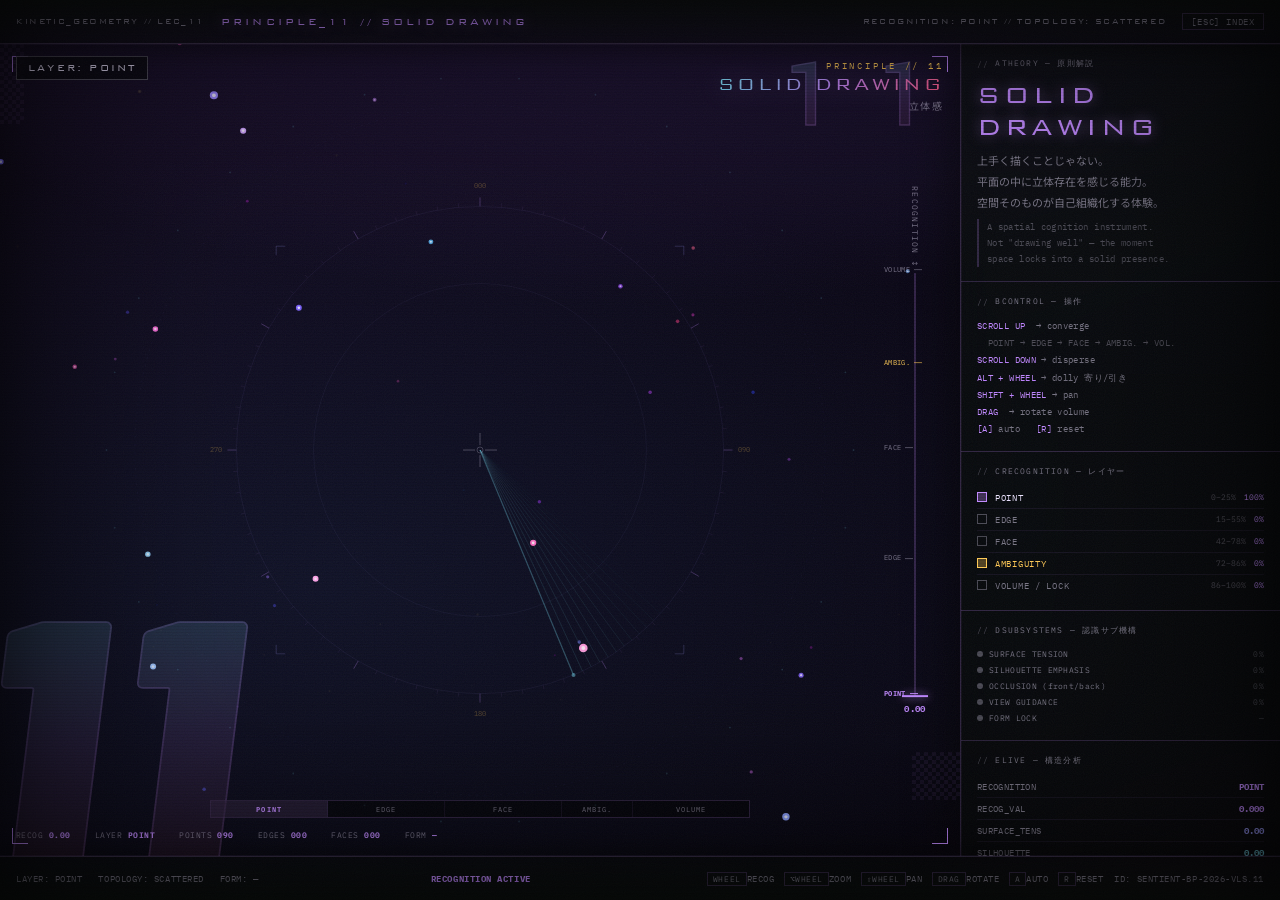
<file: 11-solid-drawing.html>
<!DOCTYPE html>
<html lang="ja">
<head>
<meta charset="UTF-8">
<meta name="viewport" content="width=device-width, initial-scale=1.0">
<title>KINETIC GEOMETRY — 11 SOLID DRAWING</title>
<link rel="preconnect" href="https://fonts.googleapis.com">
<link rel="preconnect" href="https://fonts.gstatic.com" crossorigin>
<link href="https://fonts.googleapis.com/css2?family=Barlow+Condensed:ital,wght@0,400;0,700;0,900;1,900&family=IBM+Plex+Mono:wght@400;700&family=Noto+Sans+JP:wght@400;700&display=swap" rel="stylesheet">
<style>
@font-face{
  font-family:'Bank Gothic';
  src:url('fonts/bank-gothic-light-bt.ttf') format('truetype');
  font-weight:300 700;font-style:normal;font-display:swap;
}
*,*::before,*::after{box-sizing:border-box;margin:0;padding:0}
:root{
  --bg:#07050F; --bg2:#0A0716; --panel:rgba(16,10,28,0.62);
  --acid:#C28BFF; --neon:#9D9CFF; --ice:#7FE8FF; --warm:#FFCB57; --hot:#FF5C8A;
  --ink:#ECE4FF;
  --dim:rgba(236,228,255,0.5); --dim2:rgba(236,228,255,0.3); --dim3:rgba(236,228,255,0.12);
  --border:rgba(194,139,255,0.22); --border2:rgba(194,139,255,0.08);
  --mono:'IBM Plex Mono',monospace;
  --cond:'Barlow Condensed',sans-serif;
  --bank:'Bank Gothic','Barlow Condensed',sans-serif;
  --jp:'Noto Sans JP',sans-serif;
  --glow-acid:0 0 14px rgba(194,139,255,0.55);
}
html,body{width:100%;height:100%;overflow:hidden;color:var(--ink)}
body{
  background:
    radial-gradient(120% 80% at 50% -10%, rgba(150,90,255,0.15), transparent 55%),
    radial-gradient(100% 90% at 110% 120%, rgba(255,90,200,0.10), transparent 50%),
    radial-gradient(90% 70% at 25% 65%, rgba(90,150,255,0.08), transparent 70%),
    linear-gradient(160deg, #130B22 0%, #0A0716 45%, #06040E 100%);
}
/* ── cinematic overlays ── */
#fx-grain,#fx-scan,#fx-vig{position:fixed;inset:0;pointer-events:none;z-index:9999}
#fx-vig{box-shadow:inset 0 0 200px 40px rgba(0,0,0,0.65), inset 0 0 60px rgba(0,0,0,0.4);mix-blend-mode:multiply}
#fx-scan{background:repeating-linear-gradient(0deg, rgba(0,0,0,0.16) 0 1px, transparent 1px 3px);opacity:0.5;mix-blend-mode:overlay}
#fx-grain{opacity:0.05;background-image:url("data:image/svg+xml,%3Csvg xmlns='http://www.w3.org/2000/svg' width='160' height='160'%3E%3Cfilter id='n'%3E%3CfeTurbulence type='fractalNoise' baseFrequency='0.9' numOctaves='2'/%3E%3C/filter%3E%3Crect width='100%25' height='100%25' filter='url(%23n)'/%3E%3C/svg%3E");animation:grainShift .6s steps(3) infinite}
@keyframes grainShift{0%{transform:translate(0,0)}33%{transform:translate(-3%,2%)}66%{transform:translate(2%,-3%)}100%{transform:translate(-2%,-1%)}}
#fx-sweep{position:fixed;left:0;right:0;height:140px;top:-140px;pointer-events:none;z-index:9998;
  background:linear-gradient(180deg, transparent, rgba(194,139,255,0.06) 60%, transparent);
  animation:sweepDown 9s linear infinite}
@keyframes sweepDown{0%{top:-160px}100%{top:100%}}
#app{display:grid;grid-template-rows:44px 1fr 44px;grid-template-columns:1fr 320px;height:100vh;width:100vw}

#topbar{
  grid-column:1/-1;display:flex;align-items:center;justify-content:space-between;
  padding:0 16px;border-bottom:1px solid var(--border);
  font-family:var(--mono);font-size:10px;letter-spacing:0.08em;
  background:linear-gradient(180deg, rgba(10,16,11,0.85), rgba(6,9,7,0.55));
  backdrop-filter:blur(14px) saturate(1.2);-webkit-backdrop-filter:blur(14px) saturate(1.2);
  box-shadow:0 1px 0 rgba(194,139,255,0.08), 0 8px 24px rgba(0,0,0,0.4);z-index:10;
}
#topbar .left,#topbar .right{display:flex;align-items:center;gap:16px}
.sys-id{color:var(--dim);font-size:9px;font-family:var(--bank);letter-spacing:0.18em}
.title-tag{color:var(--acid);font-size:12px;font-weight:400;letter-spacing:0.26em;font-family:var(--bank);text-shadow:var(--glow-acid)}
.esc-btn{color:var(--dim);font-size:9px;text-decoration:none;border:1px solid var(--border);padding:2px 8px;transition:all .15s}
.esc-btn:hover{color:var(--acid);border-color:var(--acid)}

#stage{position:relative;overflow:hidden;background:transparent;display:flex;flex-direction:column}
.stage-bignum{
  position:absolute;font-family:'Barlow Condensed',sans-serif;font-style:italic;font-weight:900;
  font-size:clamp(220px,30vw,400px);line-height:0.72;padding-right:0.12em;
  color:transparent;-webkit-text-fill-color:transparent;
  background-image:linear-gradient(176deg, rgba(125,232,255,0.16) 2%, rgba(194,139,255,0.12) 50%, rgba(255,92,138,0.07) 100%);
  -webkit-background-clip:text;background-clip:text;
  -webkit-text-stroke:1.8px rgba(194,139,255,0.17);
  bottom:-2.5%;left:-2%;pointer-events:none;user-select:none;letter-spacing:0.06em;z-index:1;
}
.corner{position:absolute;width:16px;height:16px;pointer-events:none;z-index:3}
.corner::before,.corner::after{content:'';position:absolute;background:var(--acid)}
.corner::before{width:1px;height:16px;top:0}.corner::after{width:16px;height:1px;top:0}
.corner.tl{top:12px;left:12px}.corner.tr{top:12px;right:12px;transform:scaleX(-1)}
.corner.bl{bottom:12px;left:12px;transform:scaleY(-1)}.corner.br{bottom:12px;right:12px;transform:scale(-1)}
.po{position:absolute;top:16px;right:16px;text-align:right;font-family:var(--mono);pointer-events:none;z-index:3}
.po-ghost{position:absolute;top:-18px;right:-6px;z-index:-1;pointer-events:none;
  font-family:var(--bank);font-weight:700;font-size:122px;line-height:0.8;letter-spacing:0.02em;
  color:transparent;-webkit-text-fill-color:transparent;
  background-image:linear-gradient(176deg, rgba(125,232,255,0.24) 2%, rgba(194,139,255,0.15) 52%, rgba(255,92,138,0.08) 100%);
  -webkit-background-clip:text;background-clip:text;-webkit-text-stroke:1.4px rgba(194,139,255,0.22)}
.po-num{font-size:9px;color:var(--warm);letter-spacing:0.32em;text-transform:uppercase}
.po-en{font-size:21px;font-weight:700;letter-spacing:0.14em;font-family:var(--bank);margin-top:2px;
  background-image:linear-gradient(118deg,#7FE8FF 0%,#C28BFF 50%,#FF5C8A 100%);
  -webkit-background-clip:text;background-clip:text;-webkit-text-fill-color:transparent;color:transparent;
  filter:drop-shadow(0 0 12px rgba(194,139,255,0.42))}
.po-jp{font-size:10px;color:var(--dim);font-family:var(--jp);letter-spacing:0.18em;margin-top:3px}
.checker{position:absolute;pointer-events:none;background:repeating-conic-gradient(rgba(194,139,255,0.07) 0% 25%,transparent 0% 50%) 0 0/8px 8px;z-index:2}
.checker.c1{bottom:56px;right:0;width:48px;height:48px}.checker.c2{top:0;left:0;width:24px;height:80px}

#main-zone{position:relative;flex:1;overflow:hidden;cursor:ns-resize}
#main-canvas{position:absolute;inset:0;width:100%;height:100%;display:block}

#main-hud{
  position:absolute;bottom:12px;left:16px;
  font-family:var(--mono);font-size:8px;color:var(--dim);
  letter-spacing:0.06em;line-height:2.1;pointer-events:none;display:flex;gap:24px;z-index:4;
}
#main-hud .val{color:var(--acid);font-weight:700}
#main-hud .val.warn{color:var(--hot)}
#main-hud .val.lock{color:var(--ice);text-shadow:0 0 6px var(--ice)}

#phase-badge{
  position:absolute;top:12px;left:16px;
  font-family:var(--bank);font-size:11px;letter-spacing:0.20em;
  padding:5px 11px;border:1px solid var(--border);
  color:var(--dim);background:rgba(5,8,7,0.55);backdrop-filter:blur(8px);-webkit-backdrop-filter:blur(8px);pointer-events:none;z-index:4;
  transition:color .15s, border-color .15s, box-shadow .15s, background .15s;
}
#phase-badge.POINT{color:var(--ink);border-color:var(--dim2)}
#phase-badge.EDGE{color:var(--neon);border-color:var(--neon);box-shadow:0 0 18px rgba(157,156,255,0.35), inset 0 0 12px rgba(157,156,255,0.12)}
#phase-badge.FACE{color:var(--ice);border-color:var(--ice);box-shadow:0 0 20px rgba(125,232,255,0.38), inset 0 0 12px rgba(125,232,255,0.12)}
#phase-badge.AMBIGUITY{color:var(--warm);border-color:var(--warm);background:rgba(255,203,87,0.08);box-shadow:0 0 22px rgba(255,203,87,0.4), inset 0 0 14px rgba(255,203,87,0.14);animation:pulse .4s infinite}
#phase-badge.VOLUME{color:var(--acid);border-color:var(--acid);background:rgba(194,139,255,0.12);box-shadow:0 0 24px rgba(194,139,255,0.5), inset 0 0 16px rgba(194,139,255,0.16)}
#phase-badge.BROKEN{color:var(--hot);border-color:var(--hot);background:rgba(255,92,138,0.1);box-shadow:0 0 24px rgba(255,92,138,0.45), inset 0 0 16px rgba(255,92,138,0.16)}
@keyframes pulse{0%,100%{opacity:1}50%{opacity:0.55}}

#big-form{
  position:absolute;top:50%;left:50%;transform:translate(-50%,-50%);
  font-family:var(--bank);font-weight:700;font-size:46px;letter-spacing:0.18em;
  color:var(--acid);text-shadow:0 0 36px rgba(194,139,255,0.6), 0 0 8px rgba(255,255,255,0.35);
  pointer-events:none;z-index:5;opacity:0;
  transition:opacity .2s;
}
#big-form.show{opacity:1}

#zoom-rail{
  position:absolute;top:50%;right:24px;transform:translateY(-50%);
  width:42px;height:65%;display:flex;flex-direction:column;align-items:center;gap:6px;
  pointer-events:none;z-index:4;
}
.rail-label{font-family:var(--mono);font-size:8px;color:var(--dim);letter-spacing:0.15em;writing-mode:vertical-rl;text-orientation:mixed}
#rail-track{position:relative;flex:1;width:2px;background:var(--border)}
#rail-marker{
  position:absolute;left:-12px;width:26px;height:2px;background:var(--acid);
  transition:bottom .12s;box-shadow:0 0 8px var(--acid);
}
.rail-tick{position:absolute;left:-30px;font-family:var(--mono);font-size:7px;color:var(--dim);letter-spacing:0.05em;line-height:1;white-space:nowrap}
.rail-tick.active{color:var(--acid);font-weight:700}
.rail-tick::after{content:'';position:absolute;right:-12px;top:50%;width:8px;height:1px;background:var(--dim2)}
.rail-tick.active::after{background:var(--acid)}
.rail-tick.amb{color:var(--warm)}.rail-tick.amb.active{color:var(--warm)}
.rail-tick.amb::after{background:var(--warm);opacity:0.6}

#zoom-val{font-family:var(--mono);font-size:9px;color:var(--acid);font-weight:700;letter-spacing:0.05em;text-align:center;min-width:42px}

#density-bar{
  position:absolute;bottom:38px;left:50%;transform:translateX(-50%);
  width:60%;max-width:540px;height:18px;
  border:1px solid var(--border);background:rgba(0,0,0,0.5);
  font-family:var(--mono);pointer-events:none;z-index:4;
  display:flex;align-items:center;
}
.dens-seg{
  flex:1;height:100%;display:flex;align-items:center;justify-content:center;
  font-size:7px;letter-spacing:0.15em;color:var(--dim);border-right:1px solid var(--border2);
  transition:background .15s, color .15s;
}
.dens-seg:last-child{border-right:none}
.dens-seg.active{background:rgba(194,139,255,0.15);color:var(--acid);font-weight:700}
.dens-seg.AMBIGUITY{flex:0.6}
.dens-seg.AMBIGUITY.active{background:rgba(255,203,87,0.18);color:var(--warm)}

#panel{
  border-left:1px solid var(--border);
  background:linear-gradient(180deg, rgba(9,14,11,0.66), rgba(6,9,8,0.72));
  backdrop-filter:blur(16px) saturate(1.15);-webkit-backdrop-filter:blur(16px) saturate(1.15);
  box-shadow:inset 1px 0 0 rgba(194,139,255,0.06), -12px 0 40px rgba(0,0,0,0.45);
  overflow-y:auto;overflow-x:hidden;scrollbar-width:thin;scrollbar-color:var(--acid) transparent;
}
#panel::-webkit-scrollbar{width:2px}
#panel::-webkit-scrollbar-thumb{background:var(--acid)}
.psec{border-bottom:1px solid var(--border);padding:14px 16px}
.psec:last-child{border-bottom:none}
.sec-label{font-family:var(--mono);font-size:8px;letter-spacing:0.15em;color:var(--dim);margin-bottom:10px;display:flex;align-items:center;gap:6px}
.sec-label::before{content:'//';color:var(--dim2)}
.sec-title{font-family:var(--bank);font-weight:700;font-size:30px;letter-spacing:0.12em;color:var(--acid);line-height:1.05;margin-bottom:8px;text-shadow:var(--glow-acid)}
.body-text{font-family:var(--jp);font-size:11px;line-height:1.9;color:var(--dim);margin-bottom:6px}
.body-en{font-family:var(--mono);font-size:9px;line-height:1.8;color:var(--dim2);letter-spacing:0.04em;border-left:2px solid var(--border);padding-left:8px}
.data-row{display:flex;justify-content:space-between;align-items:center;padding:5px 0;border-bottom:1px solid var(--border2);font-family:var(--mono);font-size:9px}
.data-row:last-child{border-bottom:none}
.dk{color:var(--dim);letter-spacing:0.04em}.dv{color:var(--acid);font-weight:700}
.dv.warn{color:var(--hot)}.dv.ice{color:var(--ice)}.dv.neon{color:var(--neon)}.dv.warm{color:var(--warm)}
.dv.lock{color:var(--ice);text-shadow:0 0 4px var(--ice)}

.layer-row{display:flex;align-items:center;gap:8px;padding:5px 0;font-family:var(--mono);font-size:9px;color:var(--dim);border-bottom:1px solid var(--border2);transition:color .15s}
.layer-row:last-child{border-bottom:none}
.layer-row.active{color:var(--ink)}
.layer-row .swatch{width:10px;height:10px;flex-shrink:0;border:1px solid var(--dim2);transition:all .15s}
.layer-row.active .swatch{border-color:var(--acid);background:rgba(194,139,255,0.3)}
.layer-row .name{flex:1;letter-spacing:0.08em}
.layer-row .vis{font-family:var(--mono);font-size:8px;color:var(--acid)}
.layer-row .rng{color:var(--dim2);font-size:8px}

.sl-row{margin-bottom:10px}
.sl-label{display:flex;justify-content:space-between;font-family:var(--mono);font-size:8px;color:var(--dim);margin-bottom:3px}
.sl-label span{color:var(--acid);font-weight:700}
input[type=range]{width:100%;accent-color:var(--acid);cursor:pointer}

.btn{
  display:inline-block;font-family:var(--mono);font-size:9px;letter-spacing:0.1em;
  border:1px solid var(--border);padding:5px 10px;cursor:pointer;
  color:var(--dim);background:transparent;transition:all .15s;margin-right:3px;margin-bottom:3px;
}
.btn:hover{color:var(--acid);border-color:var(--acid)}
.btn.active{color:var(--bg);background:var(--acid);border-color:var(--acid)}
.btn.warn:hover{color:var(--hot);border-color:var(--hot)}
.btn.warn.active{background:var(--hot);color:#fff;border-color:var(--hot)}

.insight{background:rgba(194,139,255,0.04);border:1px solid var(--border);padding:10px;font-family:var(--mono);font-size:8px;line-height:1.8;color:var(--dim);margin-top:8px}
.insight strong{color:var(--acid);display:block;margin-bottom:4px;letter-spacing:0.1em}

.subsys-row{display:flex;align-items:center;gap:6px;padding:3px 0;font-family:var(--mono);font-size:8px;color:var(--dim);letter-spacing:0.04em}
.subsys-row .dot{width:6px;height:6px;flex-shrink:0;border-radius:50%;background:var(--dim2);transition:all .15s}
.subsys-row .name{flex:1}
.subsys-row .lvl{color:var(--dim2);font-size:8px}
.subsys-row.on .dot{background:var(--acid);box-shadow:0 0 4px var(--acid)}
.subsys-row.on{color:var(--ink)}
.subsys-row.lock.on .dot{background:var(--ice);box-shadow:0 0 6px var(--ice)}
.subsys-row.lock.on{color:var(--ice)}

#bottombar{
  grid-column:1/-1;display:flex;align-items:center;justify-content:space-between;
  padding:0 16px;border-top:1px solid var(--border);
  font-family:var(--mono);font-size:9px;letter-spacing:0.06em;
  background:linear-gradient(0deg, rgba(10,16,11,0.85), rgba(6,9,7,0.55));
  backdrop-filter:blur(14px) saturate(1.2);-webkit-backdrop-filter:blur(14px) saturate(1.2);
  box-shadow:0 -1px 0 rgba(194,139,255,0.08), 0 -8px 24px rgba(0,0,0,0.4);
}
.bl{color:var(--dim);display:flex;gap:16px}.bc{color:var(--acid);font-weight:700}.br{color:var(--dim)}
.bc.lock{color:var(--ice);text-shadow:0 0 6px var(--ice)}
.kbd{display:inline-block;border:1px solid var(--border);padding:1px 5px;font-size:8px;color:var(--dim);margin-left:4px}
</style>
</head>
<body>
<div id="fx-sweep"></div>
<div id="fx-scan"></div>
<div id="fx-grain"></div>
<div id="fx-vig"></div>
<div id="app">

<header id="topbar">
  <div class="left">
    <span class="sys-id">KINETIC_GEOMETRY // LEC_11</span>
    <span class="title-tag">PRINCIPLE_11 // SOLID DRAWING</span>
  </div>
  <div class="right">
    <span class="sys-id" id="topbar-state">RECOGNITION: POINT // TOPOLOGY: SCATTERED</span>
    <a class="esc-btn" href="index.html">[ESC] INDEX</a>
  </div>
</header>

<main id="stage">
  <div class="stage-bignum">11</div>

  <div id="main-zone">
    <canvas id="main-canvas"></canvas>

    <div class="corner tl"></div><div class="corner tr"></div>
    <div class="corner bl"></div><div class="corner br"></div>
    <div class="checker c1"></div><div class="checker c2"></div>

    <div class="po">
      <div class="po-ghost">11</div>
      <div class="po-num">PRINCIPLE // 11</div>
      <div class="po-en">SOLID DRAWING</div>
      <div class="po-jp">立体感</div>
    </div>

    <div id="phase-badge" class="POINT">LAYER: POINT</div>
    <div id="big-form"></div>

    <div id="zoom-rail">
      <div class="rail-label">RECOGNITION ↕</div>
      <div id="rail-track">
        <div id="rail-marker"></div>
        <div class="rail-tick" style="bottom:0%"><span>POINT</span></div>
        <div class="rail-tick" style="bottom:32%"><span>EDGE</span></div>
        <div class="rail-tick" style="bottom:58%"><span>FACE</span></div>
        <div class="rail-tick amb" style="bottom:78%"><span>AMBIG.</span></div>
        <div class="rail-tick" style="bottom:100%"><span>VOLUME</span></div>
      </div>
      <div id="zoom-val">0.00</div>
    </div>

    <div id="density-bar">
      <div class="dens-seg" id="seg-POINT">POINT</div>
      <div class="dens-seg" id="seg-EDGE">EDGE</div>
      <div class="dens-seg" id="seg-FACE">FACE</div>
      <div class="dens-seg AMBIGUITY" id="seg-AMBIGUITY">AMBIG.</div>
      <div class="dens-seg" id="seg-VOLUME">VOLUME</div>
    </div>

    <div id="main-hud">
      <div>RECOG&nbsp;<span class="val" id="h-zoom">0.00</span></div>
      <div>LAYER&nbsp;<span class="val" id="h-layer">POINT</span></div>
      <div>POINTS&nbsp;<span class="val" id="h-pt">000</span></div>
      <div>EDGES&nbsp;<span class="val" id="h-eg">000</span></div>
      <div>FACES&nbsp;<span class="val" id="h-fc">000</span></div>
      <div>FORM&nbsp;<span class="val" id="h-form">—</span></div>
    </div>
  </div>
</main>

<aside id="panel">

  <div class="psec">
    <div class="sec-label">ATHEORY — 原則解説</div>
    <div class="sec-title">SOLID<br>DRAWING</div>
    <div class="body-text">
      上手く描くことじゃない。<br>
      平面の中に立体存在を感じる能力。<br>
      空間そのものが自己組織化する体験。
    </div>
    <div class="body-en">
      A spatial cognition instrument.<br>
      Not "drawing well" — the moment<br>
      space locks into a solid presence.
    </div>
  </div>

  <div class="psec">
    <div class="sec-label">BCONTROL — 操作</div>
    <div style="font-family:var(--mono);font-size:9px;color:var(--dim);line-height:1.9;letter-spacing:0.04em">
      <span style="color:var(--acid)">SCROLL UP</span> &nbsp;→ converge<br>
      &nbsp;&nbsp;<span style="color:var(--dim2)">POINT → EDGE → FACE → AMBIG. → VOL.</span><br>
      <span style="color:var(--acid)">SCROLL DOWN</span> → disperse<br>
      <span style="color:var(--acid)">ALT + WHEEL</span> → dolly 寄り/引き<br>
      <span style="color:var(--acid)">SHIFT + WHEEL</span> → pan<br>
      <span style="color:var(--acid)">DRAG</span> &nbsp;→ rotate volume<br>
      <span style="color:var(--acid)">[A]</span> auto &nbsp;&nbsp;<span style="color:var(--acid)">[R]</span> reset
    </div>
  </div>

  <div class="psec">
    <div class="sec-label">CRECOGNITION — レイヤー</div>
    <div class="layer-row" id="lay-POINT">
      <span class="swatch"></span><span class="name">POINT</span><span class="rng">0–25%</span><span class="vis" id="vis-POINT">100%</span>
    </div>
    <div class="layer-row" id="lay-EDGE">
      <span class="swatch"></span><span class="name">EDGE</span><span class="rng">15–55%</span><span class="vis" id="vis-EDGE">0%</span>
    </div>
    <div class="layer-row" id="lay-FACE">
      <span class="swatch"></span><span class="name">FACE</span><span class="rng">42–78%</span><span class="vis" id="vis-FACE">0%</span>
    </div>
    <div class="layer-row" id="lay-AMBIGUITY">
      <span class="swatch" style="background:rgba(255,203,87,0.3);border-color:var(--warm)"></span>
      <span class="name" style="color:var(--warm)">AMBIGUITY</span><span class="rng">72–86%</span><span class="vis" id="vis-AMBIGUITY">0%</span>
    </div>
    <div class="layer-row" id="lay-VOLUME">
      <span class="swatch"></span><span class="name">VOLUME / LOCK</span><span class="rng">86–100%</span><span class="vis" id="vis-VOLUME">0%</span>
    </div>
  </div>

  <div class="psec">
    <div class="sec-label">DSUBSYSTEMS — 認識サブ機構</div>
    <div class="subsys-row" id="sub-tension">
      <span class="dot"></span><span class="name">SURFACE TENSION</span><span class="lvl" id="sub-tension-lvl">0%</span>
    </div>
    <div class="subsys-row" id="sub-silhouette">
      <span class="dot"></span><span class="name">SILHOUETTE EMPHASIS</span><span class="lvl" id="sub-silhouette-lvl">0%</span>
    </div>
    <div class="subsys-row" id="sub-occlusion">
      <span class="dot"></span><span class="name">OCCLUSION (front/back)</span><span class="lvl" id="sub-occlusion-lvl">0%</span>
    </div>
    <div class="subsys-row" id="sub-guidance">
      <span class="dot"></span><span class="name">VIEW GUIDANCE</span><span class="lvl" id="sub-guidance-lvl">0%</span>
    </div>
    <div class="subsys-row lock" id="sub-lock">
      <span class="dot"></span><span class="name">FORM LOCK</span><span class="lvl" id="sub-lock-lvl">—</span>
    </div>
  </div>

  <div class="psec">
    <div class="sec-label">ELIVE — 構造分析</div>
    <div class="data-row"><span class="dk">RECOGNITION</span><span class="dv" id="lv-rec">POINT</span></div>
    <div class="data-row"><span class="dk">RECOG_VAL</span><span class="dv" id="lv-zoom">0.000</span></div>
    <div class="data-row"><span class="dk">SURFACE_TENS</span><span class="dv neon" id="lv-tens">0.00</span></div>
    <div class="data-row"><span class="dk">SILHOUETTE</span><span class="dv ice" id="lv-sil">0.00</span></div>
    <div class="data-row"><span class="dk">TOPOLOGY</span><span class="dv" id="lv-topo">SCATTERED</span></div>
    <div class="data-row"><span class="dk">FORM_LOCK</span><span class="dv" id="lv-lock">UNLOCKED</span></div>
    <div class="data-row"><span class="dk">INTEGRITY</span><span class="dv" id="lv-int">0%</span></div>
  </div>

  <div class="psec">
    <div class="sec-label">FTOPOLOGY — 構造モード</div>
    <button class="btn active" id="btnGood" onclick="setTopo('good')">GOOD STRUCTURE</button>
    <button class="btn warn" id="btnBad" onclick="setTopo('bad')">PERSPECTIVE BREAK</button>
    <div style="margin-top:8px;font-family:var(--mono);font-size:8px;color:var(--dim);line-height:1.7">
      <strong style="color:var(--acid)">GOOD</strong> → volume成立 / form lock<br>
      <strong style="color:var(--hot)">BREAK</strong> → 矛盾surface / face flip<br>
      &nbsp;&nbsp;&nbsp; contour inversion / inside-out
    </div>
  </div>

  <div class="psec">
    <div class="sec-label">GPARAMS — パラメータ</div>
    <div class="sl-row">
      <div class="sl-label">POINT COUNT <span id="sl-pts-val">90</span></div>
      <input type="range" id="sl-pts" min="40" max="200" value="90">
    </div>
    <div class="sl-row">
      <div class="sl-label">ROTATION SPEED <span id="sl-rot-val">0.30</span></div>
      <input type="range" id="sl-rot" min="0" max="200" value="30">
    </div>
    <div class="sl-row">
      <div class="sl-label">OCCLUSION DEPTH <span id="sl-occ-val">0.85</span></div>
      <input type="range" id="sl-occ" min="30" max="100" value="85">
    </div>
  </div>

  <div class="psec">
    <div class="sec-label">HPLAYBACK</div>
    <button class="btn" id="btnAuto" onclick="toggleAuto()">▶ AUTO TRANSITION</button>
    <button class="btn" id="btnReset" onclick="resetView()">↺ RESET</button>
  </div>

  <div class="psec">
    <div class="sec-label">JFIELD — 空間演出</div>
    <button class="btn active" id="btnRings" onclick="toggleRings()">◎ ORBITAL RINGS</button>
    <button class="btn active" id="btnHud" onclick="toggleHud()">✚ SCAN FIELD</button>
    <div style="margin-top:8px;font-family:var(--mono);font-size:8px;color:var(--dim);line-height:1.7">
      <strong style="color:var(--acid)">RINGS</strong> → VOLUMEで輪が出現 / formに追従<br>
      <strong style="color:var(--ice)">SCAN</strong> → 認識中のHUD / lockで退く
    </div>
  </div>

  <div class="psec">
    <div class="sec-label">KAUDIO — 効果音</div>
    <button class="btn" id="btnSound" onclick="toggleSound()">♪ SOUND : OFF</button>
    <div style="margin-top:8px;font-family:var(--mono);font-size:8px;color:var(--dim);line-height:1.7">
      <strong style="color:var(--acid)">WHEEL</strong> → ギューン⤴ 抵抗音 (resistance)<br>
      <strong style="color:var(--ice)">FORM LOCK</strong> → カシーン✦ ピカピカ 結晶音<br>
      &nbsp;&nbsp;<span style="color:var(--dim2)">音はホイール操作に同期</span>
    </div>
  </div>

  <div class="psec">
    <div class="sec-label">IINSIGHT</div>
    <div class="insight">
      <strong>// SPATIAL COGNITION</strong>
      認識は重なりながら形成される。<br>
      VOLUME直前の <span style="color:var(--warm)">AMBIGUITY</span> で<br>
      脳が立体を掴むまでの「揺れ」がある。<br><br>
      <span style="color:var(--ice)">FORM LOCK</span> で空間が固定される。<br>
      この瞬間が「立体を認識した」感覚。
    </div>
  </div>

</aside>

<footer id="bottombar">
  <div class="bl">
    <span>LAYER: <span id="bb-layer">POINT</span></span>
    <span>TOPOLOGY: <span id="bb-topo">SCATTERED</span></span>
    <span>FORM: <span id="bb-form">—</span></span>
  </div>
  <div class="bc" id="bb-state">RECOGNITION ACTIVE</div>
  <div class="br">
    <span class="kbd">WHEEL</span>RECOG
    <span class="kbd">⌥WHEEL</span>ZOOM
    <span class="kbd">⇧WHEEL</span>PAN
    <span class="kbd">DRAG</span>ROTATE
    <span class="kbd">A</span>AUTO
    <span class="kbd">R</span>RESET
    &nbsp;ID: SENTIENT-BP-2026-VLS.11
  </div>
</footer>
</div>

<script>
// ═══════════════════════════════════════════════════════════════
// SOLID DRAWING — SPATIAL COGNITION INSTRUMENT v2
// Pipeline: POINT → EDGE → FACE → AMBIGUITY → VOLUME/LOCK
// Subsystems: tension / silhouette / occlusion / guidance / lock
// BAD mode: face flip, contour inversion, inside-out wobble
// ═══════════════════════════════════════════════════════════════

let pointCount = 90;
let rotSpeed = 0.30;
let occlusionStrength = 0.85;
let topoMode = 'good';
let autoPlay = false;
let ringsOn = true;       // Saturn orbital ring system
let hudOn = true;         // FUI scan field
const RING_TILT = -0.46;  // fixed extra tilt so the ring disk never sits perfectly edge-on
const moons = [
  { R:1.66, ang:0.0, spd:0.20,  size:3.0 },
  { R:2.16, ang:2.2, spd:-0.13, size:4.4 },
  { R:1.90, ang:4.1, spd:0.16,  size:2.4 },
];

let zoom = 0;
let targetZoom = 0;
let rotY = 0, rotX = 0;
let velRotY = 0, velRotX = 0;
let dragging = false;
let dragX = 0, dragY = 0;
let autoT = 0;

// ── camera: ALT-wheel dolly (寄り/引き) + SHIFT-wheel pan ──
let camScale = 1, targetCamScale = 1;
let camPanX = 0, camPanY = 0, targetPanX = 0, targetPanY = 0;
const clamp = (v,a,b)=>Math.max(a,Math.min(b,v));

let formLocked = false;
let formLockT = 0;
let formLockTrigger = -9999;
let lastInLockZone = false;
let lastInAmbZone = false;

// ── FORM-LOCK flourish: graphical ripples (波紋) + sparkle crackle (パチパチ) ──
let ripples = [];          // expanding rings
let sparkles = [];         // tiny crackling flashes
let kiras = [];            // kira-silhouette sparkles that bloom on entering VOLUME
let sparkleEmitUntil = -9999;
let axisBeams = [];        // ピキュン vertical light pillars shot from the poles (outside the form)
let lastAxisPulse = -9999;

// 4-point kira silhouette (from kirakira.svg): vertical, concave-pinched.
// width/height ≈ 0.678. s = half-height in px. No rotation (always upright).
function kiraPath(ctx, x, y, s){
  const w = 0.678 * s, h = s;
  ctx.beginPath();
  ctx.moveTo(x + w, y);
  ctx.quadraticCurveTo(x, y, x, y + h);
  ctx.quadraticCurveTo(x, y, x - w, y);
  ctx.quadraticCurveTo(x, y, x, y - h);
  ctx.quadraticCurveTo(x, y, x + w, y);
  ctx.closePath();
}

function spawnFormLockFX(){
  const cx = W*0.5 + camPanX, cy = H*0.5 + camPanY;
  const maxR = Math.min(W,H) * 0.62;
  for (let i=0;i<3;i++){
    ripples.push({ t0: frameTime + i*0.13, x:cx, y:cy, max: maxR*(0.66+i*0.2), dur: 0.95 + i*0.18, hue: 274 - i*22 });
  }
  // kira bloom: a ring of upright sparkles around the form, twinkling (チカチカ)
  // and drifting faintly outward (うっすら広がる). Colours match the opening
  // particle palette (cyan→blue→violet→pink, centred on violet).
  const base = Math.min(W,H);
  const N = 20;
  for (let i=0;i<N;i++){
    const ang = (i/N)*Math.PI*2 + (Math.random()-0.5)*0.32;
    kiras.push({
      cx, cy, ang,
      r0: base*(0.17 + Math.random()*0.15),         // start radius
      drift: base*(0.09 + Math.random()*0.12),       // how far it eases outward
      t0: frameTime + Math.random()*0.38,            // staggered bloom
      life: 0.95 + Math.random()*0.7,
      size: base*(0.013 + Math.random()*0.017),      // half-height
      hue: 198 + Math.random()*142,                  // particle palette
      twF: 15 + Math.random()*15,                    // チカチカ flicker speed
      twP: Math.random()*Math.PI*2,
    });
  }
  sparkleEmitUntil = frameTime + 0.75;   // ~0.75s of staccato face flashes
}

// ── ピキュン axis beams: at the decided moment, a thin rainbow light pillar (土星の輪の虹)
// shoots out from the top pole (up) and bottom pole (down). It races out in an instant,
// leaves a slim vertical afterglow, then thins to nothing and slips away (スッと消える).
// It is born at the silhouette rim and travels outward only — never crossing the form.
function spawnAxisBeams(wide){
  lastAxisPulse = frameTime;
  const s = Math.random();
  axisBeams.push({ dir:-1, t0:frameTime, seed:s,         wide:!!wide }); // up
  axisBeams.push({ dir: 1, t0:frameTime, seed:(s+0.5)%1, wide:!!wide }); // down
}

let frameTime = 0;
let startTime = performance.now();

let points = [];

function generatePoints(n) {
  points = [];
  for (let i = 0; i < n; i++) {
    const phi = Math.acos(1 - 2 * (i + 0.5) / n);
    const theta = Math.PI * (1 + Math.sqrt(5)) * (i + 0.5);
    const x = Math.sin(phi) * Math.cos(theta);
    const y = Math.sin(phi) * Math.sin(theta);
    const z = Math.cos(phi);
    const scatterDir = [(Math.random()-0.5)*2, (Math.random()-0.5)*2, (Math.random()-0.5)*2];
    const scatterMag = 2.5 + Math.random()*2.5;
    points.push({
      tx:x, ty:y, tz:z,
      sx:scatterDir[0]*scatterMag, sy:scatterDir[1]*scatterMag, sz:scatterDir[2]*scatterMag,
      cx:0, cy:0, cz:0,
      collapse:Math.random()*0.3,
      phase:Math.random()*Math.PI*2,
      // colorful jewel hue, centred on violet (cyan→blue→violet→magenta→pink)
      hue: 198 + (i / n) * 142 + (Math.random()*16 - 8),
      twPhase: Math.random()*Math.PI*2,
    });
  }
}
generatePoints(pointCount);

// ── distant satellite starfield, co-planar with the rings (far outer orbit) ──
// they spread across deep space and DON'T converge — ambient, not part of the form.
const orbitStars = [];
(function(){
  for (let i=0;i<74;i++){
    const R = 3.0 + Math.pow(Math.random(),0.6)*4.4;        // far, wide outer orbit
    orbitStars.push({
      R, ang: Math.random()*Math.PI*2,
      spd: (Math.random()<0.5?-1:1)*(0.008+Math.random()*0.045),
      size: 0.5 + Math.random()*1.5,
      hue: 198 + Math.random()*142,
      twF: 1.4 + Math.random()*3.2, twP: Math.random()*Math.PI*2,
    });
  }
})();

// ══ AUDIO — wheel-synced crystallization SFX (ギューン⤴ カシーン✦ ピカピカ) ══
// Synth-only, no assets. Toggled by the KAUDIO button (a user gesture, which also
// unlocks the AudioContext). Swap for real samples later in Claude Code if wanted.
const Sfx = (function(){
  let actx=null, master=null, on=false, lastWheel=0;
  function ensure(){
    if (!actx){
      const AC = window.AudioContext || window.webkitAudioContext;
      if (!AC) return;
      actx = new AC();
      master = actx.createGain(); master.gain.value = 0.42; master.connect(actx.destination);
    }
    if (actx.state === 'suspended') actx.resume();
  }
  function setOn(v){ on = v; if (on) ensure(); }
  // ギューン⤴ — a short filtered saw that glides in pitch with the scroll: resistance.
  function wheel(dir, level){
    if (!on || !actx) return;
    const now = performance.now(); if (now - lastWheel < 42) return; lastWheel = now;
    const t = actx.currentTime;
    const o = actx.createOscillator(), g = actx.createGain(), f = actx.createBiquadFilter();
    o.type = 'sawtooth';
    const base = 150 + clamp(level,0,1)*560;
    o.frequency.setValueAtTime(base, t);
    o.frequency.exponentialRampToValueAtTime(base*(dir>=0?1.14:0.88), t+0.10);
    o.detune.value = (Math.random()-0.5)*26;
    f.type='lowpass'; f.frequency.setValueAtTime(800 + clamp(level,0,1)*2400, t); f.Q.value = 7;
    g.gain.setValueAtTime(0.0001, t);
    g.gain.exponentialRampToValueAtTime(0.15, t+0.012);
    g.gain.exponentialRampToValueAtTime(0.0001, t+0.14);
    o.connect(f); f.connect(g); g.connect(master);
    o.start(t); o.stop(t+0.17);
  }
  // カシーン✦ + ピカピカ — metallic bell cluster, a noise 'ka' transient, then a high twinkle arp.
  function crystallize(){
    if (!on || !actx) return;
    const t = actx.currentTime;
    [1, 2.01, 2.99, 4.21, 5.47].forEach((p,i)=>{
      const o = actx.createOscillator(), g = actx.createGain();
      o.type = 'triangle'; o.frequency.value = 540*p;
      const peak = 0.13/(i+1);
      g.gain.setValueAtTime(0.0001, t);
      g.gain.exponentialRampToValueAtTime(peak, t+0.006);
      g.gain.exponentialRampToValueAtTime(0.0001, t+1.05+i*0.10);
      o.connect(g); g.connect(master); o.start(t); o.stop(t+1.25+i*0.10);
    });
    const len = (actx.sampleRate*0.11)|0;
    const nb = actx.createBuffer(1, len, actx.sampleRate);
    const d = nb.getChannelData(0);
    for (let i=0;i<len;i++) d[i] = (Math.random()*2-1)*Math.pow(1-i/len,3);
    const ns = actx.createBufferSource(); ns.buffer = nb;
    const nf = actx.createBiquadFilter(); nf.type='highpass'; nf.frequency.value=2600;
    const ng = actx.createGain(); ng.gain.value=0.16;
    ns.connect(nf); nf.connect(ng); ng.connect(master); ns.start(t);
    [1568, 1976, 2349, 3136].forEach((fr,i)=>{
      const o = actx.createOscillator(), g = actx.createGain();
      o.type='sine'; o.frequency.value=fr;
      const ts = t+0.16+i*0.07;
      g.gain.setValueAtTime(0.0001, ts);
      g.gain.exponentialRampToValueAtTime(0.085, ts+0.01);
      g.gain.exponentialRampToValueAtTime(0.0001, ts+0.26);
      o.connect(g); g.connect(master); o.start(ts); o.stop(ts+0.3);
    });
  }
  return { setOn, wheel, crystallize };
})();

const stage = document.getElementById('main-zone');
const canvas = document.getElementById('main-canvas');
const ctx = canvas.getContext('2d');
let W=0, H=0, DPR=devicePixelRatio||1;
function resize(){
  W=stage.clientWidth; H=stage.clientHeight;
  canvas.width=W*DPR; canvas.height=H*DPR;
  canvas.style.width=W+'px'; canvas.style.height=H+'px';
  ctx.setTransform(DPR,0,0,DPR,0,0);
}
window.addEventListener('resize', resize);
resize();

stage.addEventListener('wheel', (e)=>{
  e.preventDefault();
  // ALT → dolly (寄り/引き)
  if (e.altKey){
    targetCamScale = clamp(targetCamScale * (1 - e.deltaY*0.0013), 0.45, 3.6);
    Sfx.wheel(-e.deltaY, (targetCamScale-0.45)/3.15);
    return;
  }
  // SHIFT → pan
  if (e.shiftKey){
    const d = (e.deltaX || e.deltaY);
    targetPanX = clamp(targetPanX - d*0.85, -W*0.65, W*0.65);
    if (e.deltaX) targetPanY = clamp(targetPanY - e.deltaY*0.85, -H*0.65, H*0.65);
    Sfx.wheel(-d, Math.min(1, Math.abs(d)/120));
    return;
  }
  // default → recognition converge/disperse
  autoPlay = false;
  document.getElementById('btnAuto').classList.remove('active');
  targetZoom = Math.max(0, Math.min(1, targetZoom + (-e.deltaY*0.0014)));
  Sfx.wheel(-e.deltaY, targetZoom);
}, { passive:false });

stage.addEventListener('mousedown', (e)=>{
  if (e.button !== 0) return;
  dragging = true; dragX=e.clientX; dragY=e.clientY;
});
window.addEventListener('mousemove', (e)=>{
  if (!dragging) return;
  const dx=e.clientX-dragX, dy=e.clientY-dragY;
  velRotY = dx*0.005; velRotX = dy*0.005;
  rotY += velRotY; rotX += velRotX;
  dragX=e.clientX; dragY=e.clientY;
});
window.addEventListener('mouseup', ()=>{ dragging=false; });

window.addEventListener('keydown', (e)=>{
  if (e.code==='Escape') { window.location.href='index.html'; return; }
  if (e.code==='KeyA') toggleAuto();
  if (e.code==='KeyR') resetView();
});

function toggleAuto(){
  autoPlay = !autoPlay;
  document.getElementById('btnAuto').classList.toggle('active', autoPlay);
}
function toggleRings(){
  ringsOn = !ringsOn;
  document.getElementById('btnRings').classList.toggle('active', ringsOn);
}
function toggleHud(){
  hudOn = !hudOn;
  document.getElementById('btnHud').classList.toggle('active', hudOn);
}
let soundOn = false;
function toggleSound(){
  soundOn = !soundOn;
  Sfx.setOn(soundOn);
  const b = document.getElementById('btnSound');
  b.classList.toggle('active', soundOn);
  b.textContent = soundOn ? '♪ SOUND : ON' : '♪ SOUND : OFF';
}
function resetView(){
  targetZoom = 0; rotY = 0; rotX = 0; velRotY = 0; velRotX = 0;
  targetCamScale = 1; targetPanX = 0; targetPanY = 0;
  autoPlay = false;
  document.getElementById('btnAuto').classList.remove('active');
}
window.setTopo = function(mode){
  topoMode = mode;
  document.getElementById('btnGood').classList.toggle('active', mode==='good');
  document.getElementById('btnBad').classList.toggle('active', mode==='bad');
};

document.getElementById('sl-pts').addEventListener('input',(e)=>{
  pointCount = parseInt(e.target.value);
  document.getElementById('sl-pts-val').textContent = pointCount;
  generatePoints(pointCount);
});
document.getElementById('sl-rot').addEventListener('input',(e)=>{
  rotSpeed = e.target.value/100;
  document.getElementById('sl-rot-val').textContent = rotSpeed.toFixed(2);
});
document.getElementById('sl-occ').addEventListener('input',(e)=>{
  occlusionStrength = e.target.value/100;
  document.getElementById('sl-occ-val').textContent = occlusionStrength.toFixed(2);
});

function smoothFade(x,a,b,c,d){
  if (x<=a || x>=d) return 0;
  if (x>=b && x<=c) return 1;
  if (x<b){ const t=(x-a)/(b-a); return t*t*(3-2*t); }
  const t=(d-x)/(d-c); return t*t*(3-2*t);
}

function layerVis(z){
  const pt  = smoothFade(z, -0.01, 0, 0.25, 0.45);
  const eg  = smoothFade(z, 0.15, 0.32, 0.55, 0.70);
  const fc  = smoothFade(z, 0.42, 0.55, 0.78, 0.90);
  const amb = topoMode==='good' ? smoothFade(z, 0.72, 0.78, 0.84, 0.90) : 0;
  const vol = smoothFade(z, 0.84, 0.92, 1.1, 1.2);
  return { pt, eg, fc, amb, vol };
}

function recognitionLayer(z){
  if (topoMode === 'bad' && z >= 0.50) return 'BROKEN';
  if (z < 0.18) return 'POINT';
  if (z < 0.50) return 'EDGE';
  if (z < 0.72) return 'FACE';
  if (z < 0.88) return 'AMBIGUITY';
  return 'VOLUME';
}

function topologyState(z){
  if (topoMode === 'bad') {
    if (z > 0.7) return 'INVERTED';
    if (z > 0.5) return 'IMPOSSIBLE';
    if (z > 0.3) return 'UNSTABLE';
    return 'SCATTERED';
  }
  if (z < 0.15) return 'SCATTERED';
  if (z < 0.40) return 'CONNECTING';
  if (z < 0.65) return 'FORMING';
  if (z < 0.85) return 'AMBIGUOUS';
  return formLocked ? 'LOCKED' : 'CONSOLIDATING';
}

function step(dt){
  zoom += (targetZoom - zoom) * Math.min(1, dt*6);
  camScale += (targetCamScale - camScale) * Math.min(1, dt*8);
  camPanX  += (targetPanX  - camPanX)  * Math.min(1, dt*8);
  camPanY  += (targetPanY  - camPanY)  * Math.min(1, dt*8);
  if (autoPlay) {
    autoT += dt * 0.22;
    targetZoom = 0.5 + 0.5 * Math.sin(autoT);
  }

  const vis = layerVis(zoom);

  if (vis.vol > 0.1 && !dragging) rotY += dt * rotSpeed * 0.6;
  // BAD: inside-out wobble — slow uncontrolled rotation
  if (topoMode === 'bad' && zoom > 0.6 && !dragging) {
    rotX += Math.sin(frameTime * 1.4) * 0.008;
    rotY += Math.cos(frameTime * 1.1) * 0.012;
  }
  if (!dragging) {
    velRotY *= Math.pow(0.93, dt*60);
    velRotX *= Math.pow(0.93, dt*60);
  }

  const convergence = smoothFade(zoom, 0, 0.30, 1.2, 1.5);

  // FORM LOCK trigger
  const inLockZone = zoom >= 0.88 && topoMode === 'good';
  if (inLockZone && !lastInLockZone) {
    formLockTrigger = frameTime;
    formLocked = true;
    showBigForm('FORM LOCK');
    spawnFormLockFX();
    Sfx.crystallize();
    spawnAxisBeams();
  }
  if (!inLockZone) formLocked = false;
  lastInLockZone = inLockZone;
  // AMBIG. precursor: on first crossing into the ambiguity band, a wider Saturn-
  // gradient flash blooms from the poles — colourful & fantasy, almost instant.
  const inAmbZone = zoom >= 0.74 && zoom < 0.88 && topoMode === 'good';
  if (inAmbZone && !lastInAmbZone) spawnAxisBeams(true);
  lastInAmbZone = inAmbZone;
  // slow heartbeat re-pulse while the form stays locked
  if (formLocked && frameTime - lastAxisPulse > 3.4) spawnAxisBeams();

  if (formLocked) formLockT = Math.min(1, (frameTime - formLockTrigger) / 0.5);
  else { formLockT *= Math.pow(0.85, dt*60); if (formLockT < 0.01) formLockT = 0; }

  // SURFACE TENSION — breath
  const tensionLevel = vis.fc * 0.5 + vis.vol * 1.0;
  const breath = Math.sin(frameTime * 1.8) * 0.04 * tensionLevel;

  for (const p of points) {
    let tx = p.tx, ty = p.ty, tz = p.tz;
    const breathScale = 1 + breath + Math.sin(frameTime * 2.2 + p.phase) * 0.015 * tensionLevel;
    tx *= breathScale; ty *= breathScale; tz *= breathScale;

    // BAD MODE: perspective break sequence
    if (topoMode === 'bad' && zoom > 0.3) {
      const distort = (zoom - 0.3) * 1.5;
      // Inside-out: invert z partially
      if (zoom > 0.6) {
        const flipAmt = Math.sin(frameTime * 0.8 + p.collapse * 6) * 0.5 + 0.5;
        tz = tz * (1 - flipAmt * 0.7) + (-tz) * (flipAmt * 0.7);
      }
      // Impossible surface jitter
      tx += Math.sin(frameTime * 2 + p.collapse * 10) * distort * 0.35;
      ty += Math.cos(frameTime * 1.7 + p.collapse * 12) * distort * 0.35;
      tz += Math.sin(frameTime * 2.3 + p.collapse * 8) * distort * 0.30;
      // Face flipping
      if (zoom > 0.55) {
        tx = tx * Math.cos(frameTime + p.collapse) + Math.sin(p.collapse * 5) * 0.2;
      }
    }

    p.cx = p.sx + (tx - p.sx) * convergence;
    p.cy = p.sy + (ty - p.sy) * convergence;
    p.cz = p.sz + (tz - p.sz) * convergence;
  }
}

function project(x,y,z){
  const cosY=Math.cos(rotY), sinY=Math.sin(rotY);
  const x1 = x*cosY - z*sinY;
  const z1 = x*sinY + z*cosY;
  const cosX=Math.cos(rotX), sinX=Math.sin(rotX);
  const y2 = y*cosX - z1*sinX;
  const z2 = y*sinX + z1*cosX;
  const fov = 5, distance = 4;
  const scale = Math.min(W,H) * 0.30 * camScale;
  const persp = fov / (fov + z2 + distance);
  return {
    sx: W*0.5 + camPanX + x1 * scale * persp,
    sy: H*0.5 + camPanY + y2 * scale * persp,
    z: z2, persp,
  };
}

function convexHull2D(pts){
  if (pts.length < 3) return pts.slice();
  const sorted = pts.slice().sort((a,b) => a.sx - b.sx || a.sy - b.sy);
  const cross = (O,A,B) => (A.sx - O.sx)*(B.sy - O.sy) - (A.sy - O.sy)*(B.sx - O.sx);
  const lower = [];
  for (const p of sorted) {
    while (lower.length >= 2 && cross(lower[lower.length-2], lower[lower.length-1], p) <= 0) lower.pop();
    lower.push(p);
  }
  const upper = [];
  for (let i=sorted.length-1; i>=0; i--) {
    const p = sorted[i];
    while (upper.length >= 2 && cross(upper[upper.length-2], upper[upper.length-1], p) <= 0) upper.pop();
    upper.push(p);
  }
  upper.pop(); lower.pop();
  return lower.concat(upper);
}

// ── ring-plane projection: shares the form's rotation + a fixed extra tilt ──
function projectRing(x,y,z){
  const cosY=Math.cos(rotY), sinY=Math.sin(rotY);
  const x1 = x*cosY - z*sinY;
  const z1 = x*sinY + z*cosY;
  const rx = rotX + RING_TILT;
  const cosX=Math.cos(rx), sinX=Math.sin(rx);
  const y2 = y*cosX - z1*sinX;
  const z2 = y*sinX + z1*cosX;
  const fov=5, distance=4;
  const scale=Math.min(W,H)*0.30*camScale;
  const persp=fov/(fov+z2+distance);
  return { sx:W*0.5 + camPanX + x1*scale*persp, sy:H*0.5 + camPanY + y2*scale*persp, z:z2, persp };
}

// spectral ramp for the ring disk: cyan → neon → violet → pink → gold
function ringSpectral(f){
  const stops=[[0,[125,232,255]],[0.30,[157,156,255]],[0.55,[194,139,255]],[0.80,[255,92,138]],[1,[255,203,87]]];
  for (let i=0;i<stops.length-1;i++){
    const a=stops[i], b=stops[i+1];
    if (f<=b[0]){
      const t=(f-a[0])/(b[0]-a[0]);
      return [Math.round(a[1][0]+(b[1][0]-a[1][0])*t),
              Math.round(a[1][1]+(b[1][1]-a[1][1])*t),
              Math.round(a[1][2]+(b[1][2]-a[1][2])*t)];
    }
  }
  return [255,203,87];
}

// ── distant satellite stars on the ring plane (far outer orbit, don't converge) ──
function drawOrbitField(pass, intensity){
  if (!ringsOn) return;
  const baseI = Math.max(0.14, intensity);     // faintly present even when rings are dim
  const inner=1.5, outer=2.55;
  ctx.save();
  ctx.globalCompositeOperation='lighter';
  for (const s of orbitStars){
    const ang = s.ang + frameTime*s.spd;
    const p = projectRing(Math.cos(ang)*s.R, 0, Math.sin(ang)*s.R);
    if (p.persp<=0.12 || p.persp>3) continue;   // cull points near/behind the camera plane
    const front = p.z<0;
    if (pass==='back' && front) continue;
    if (pass==='front' && !front) continue;
    const tw = 0.55 + 0.45*Math.sin(frameTime*s.twF + s.twP);
    const a = Math.min(1, baseI*0.85) * tw * Math.max(0.22, p.persp);
    if (a<0.012) continue;
    const col = ringSpectral(clamp((s.R-inner)/(outer-inner), 0, 1));
    const sz = s.size*(0.55+Math.max(0,p.persp-0.3)*1.0);
    ctx.fillStyle=`rgba(${col[0]},${col[1]},${col[2]},${a})`;
    ctx.beginPath(); ctx.arc(p.sx,p.sy,sz,0,Math.PI*2); ctx.fill();
    if (tw>0.86){
      ctx.fillStyle=`rgba(255,255,255,${a*0.7})`;
      ctx.beginPath(); ctx.arc(p.sx,p.sy,sz*0.5,0,Math.PI*2); ctx.fill();
    }
  }
  ctx.restore();
}

// ── Saturn-like banded ring disk, drawn in two passes (back behind form, front over) ──
function drawSaturnRings(pass, intensity){
  if (!ringsOn || intensity <= 0.012) return;
  const bad = (topoMode==='bad' && zoom>0.4);
  const inner=1.5, outer=2.55, NR=58, segs=110;
  const scale=Math.min(W,H)*0.30;
  const ringW = (outer-inner)*scale/NR + 1.5;
  ctx.save();
  ctx.globalCompositeOperation='lighter';   // additive → the rings read as luminous, not dusty
  ctx.lineCap='butt';
  // draw exactly one half (front: z<0, or back: z>=0) of a ring, clipped at the
  // precise z=0 crossing so back and front meet with no gap and no overlap.
  const wantFront = (pass==='front');
  const strokeArc = (R,colStr,lw) => {
    ctx.strokeStyle=colStr; ctx.lineWidth=lw;
    const pts=[];
    for (let i=0;i<=segs;i++){
      const t=(i/segs)*Math.PI*2;
      pts.push(projectRing(Math.cos(t)*R,0,Math.sin(t)*R));
    }
    ctx.beginPath();
    let drawing=false;
    for (let i=0;i<pts.length;i++){
      const p=pts[i], isFront=p.z<0;
      if (isFront===wantFront){
        if (!drawing){
          if (i>0){
            const q=pts[i-1], tt=q.z/(q.z-p.z);   // interpolate to z=0
            ctx.moveTo(q.sx+(p.sx-q.sx)*tt, q.sy+(p.sy-q.sy)*tt);
            ctx.lineTo(p.sx,p.sy);
          } else ctx.moveTo(p.sx,p.sy);
          drawing=true;
        } else ctx.lineTo(p.sx,p.sy);
      } else if (drawing){
        const q=pts[i-1], tt=q.z/(q.z-p.z);        // same crossing as the other half
        ctx.lineTo(q.sx+(p.sx-q.sx)*tt, q.sy+(p.sy-q.sy)*tt);
        drawing=false;
      }
    }
    ctx.stroke();
  };
  for (let ri=0; ri<NR; ri++){
    const f=ri/(NR-1);
    let R=inner+(outer-inner)*f;
    let bandA=Math.max(0, 0.55+0.45*Math.sin(f*26.0));   // fine dusty banding
    if (f>0.50 && f<0.585) bandA*=0.10;                    // Cassini division
    if (f>0.82 && f<0.86)  bandA*=0.28;                    // outer hairline gap
    if (bad) R += Math.sin(frameTime*3+f*30)*0.045;        // perspective-break glitch
    let col=bad?[255,92,138]:ringSpectral(f);
    const a=intensity*bandA*0.088;
    if (a<0.003) continue;
    strokeArc(R, `rgba(${col[0]},${col[1]},${col[2]},${a})`, ringW);
  }
  // crisp rim highlights
  strokeArc(inner, `rgba(214,178,255,${intensity*0.34})`, 1.1);
  strokeArc(outer, `rgba(214,178,255,${intensity*0.28})`, 1.1);
  strokeArc(1.97,  `rgba(125,232,255,${intensity*0.26})`, 0.9);
  // orbiting moons
  for (const m of moons){
    const ang=m.ang+frameTime*m.spd;
    const p=projectRing(Math.cos(ang)*m.R,0,Math.sin(ang)*m.R);
    const front=p.z<0;
    if (pass==='back' && front) continue;    // back moons drawn behind the planet
    if (pass==='front' && !front) continue;  // front moons drawn over the planet
    const col=ringSpectral((m.R-inner)/(outer-inner));
    const sz=m.size*(0.7+Math.max(0,p.persp-0.4)*1.4)*(1+formLockT*0.5);
    const a=Math.min(1,intensity*1.1);
    ctx.fillStyle=`rgba(${col[0]},${col[1]},${col[2]},${a})`;
    ctx.shadowColor=`rgba(${col[0]},${col[1]},${col[2]},${a})`;
    ctx.shadowBlur=sz*2.4;
    ctx.beginPath(); ctx.arc(p.sx,p.sy,sz,0,Math.PI*2); ctx.fill();
    ctx.shadowBlur=0;
    ctx.fillStyle=`rgba(255,255,255,${a*0.85})`;
    ctx.beginPath(); ctx.arc(p.sx-sz*0.25,p.sy-sz*0.25,sz*0.4,0,Math.PI*2); ctx.fill();
  }
  ctx.restore();
}

// ── delicate screen-fixed FUI instrument field (behind the form) ──
function drawInstrumentField(base){
  if (!hudOn || base<=0.02) return;
  const cx=W*0.5+camPanX, cy=H*0.5+camPanY, m=Math.min(W,H);
  ctx.save();
  ctx.textAlign='center'; ctx.textBaseline='middle';
  for (const [rf,al,dash] of [[0.205,0.10,false],[0.30,0.12,false],[0.425,0.085,true]]){
    ctx.strokeStyle=`rgba(157,156,255,${base*al})`; ctx.lineWidth=1;
    ctx.setLineDash(dash?[2,6]:[]);
    ctx.beginPath(); ctx.arc(cx,cy,m*rf,0,Math.PI*2); ctx.stroke();
  }
  ctx.setLineDash([]);
  const rT=m*0.30;
  ctx.font='7px IBM Plex Mono, monospace';
  for (let d=0; d<360; d+=5){
    const a=(d-90)*Math.PI/180, major=d%30===0, l=major?9:4;
    ctx.strokeStyle=`rgba(194,139,255,${base*(major?0.5:0.22)})`;
    ctx.lineWidth=major?1:0.6;
    ctx.beginPath();
    ctx.moveTo(cx+Math.cos(a)*rT, cy+Math.sin(a)*rT);
    ctx.lineTo(cx+Math.cos(a)*(rT+l), cy+Math.sin(a)*(rT+l));
    ctx.stroke();
    if (d%90===0){
      ctx.fillStyle=`rgba(255,203,87,${base*0.55})`;
      ctx.fillText(String(d).padStart(3,'0'), cx+Math.cos(a)*(rT+20), cy+Math.sin(a)*(rT+20));
    }
  }
  // registration dot ring
  const rR=m*0.46;
  for (let d=0; d<360; d+=12){
    const a=d*Math.PI/180;
    ctx.fillStyle=`rgba(125,232,255,${base*0.30})`;
    ctx.beginPath(); ctx.arc(cx+Math.cos(a)*rR, cy+Math.sin(a)*rR, 0.9,0,Math.PI*2); ctx.fill();
  }
  // corner brackets of an inscribed square
  const sq=m*0.355*0.707;
  ctx.strokeStyle=`rgba(157,156,255,${base*0.38})`; ctx.lineWidth=1;
  for (const [sx,sy] of [[-1,-1],[1,-1],[-1,1],[1,1]]){
    const x=cx+sx*sq, y=cy+sy*sq, bl=9;
    ctx.beginPath(); ctx.moveTo(x-sx*bl,y); ctx.lineTo(x,y); ctx.lineTo(x,y-sy*bl); ctx.stroke();
  }
  ctx.restore();
}

// ── foreground reticle: radar sweep + crosshair (recedes as VOLUME locks) ──
function drawReticle(base){
  if (!hudOn || base<=0.02) return;
  const cx=W*0.5+camPanX, cy=H*0.5+camPanY, m=Math.min(W,H), sweepR=m*0.30;
  ctx.save();
  const sweep=frameTime*0.45, trail=14;
  for (let i=trail;i>=1;i--){
    const a=sweep-i*0.04, al=base*0.22*(1-i/trail);
    ctx.strokeStyle=`rgba(125,232,255,${al})`; ctx.lineWidth=1;
    ctx.beginPath(); ctx.moveTo(cx,cy);
    ctx.lineTo(cx+Math.cos(a)*sweepR, cy+Math.sin(a)*sweepR); ctx.stroke();
  }
  ctx.strokeStyle=`rgba(125,232,255,${base*0.55})`; ctx.lineWidth=1.2;
  ctx.beginPath(); ctx.moveTo(cx,cy);
  ctx.lineTo(cx+Math.cos(sweep)*sweepR, cy+Math.sin(sweep)*sweepR); ctx.stroke();
  ctx.fillStyle=`rgba(125,232,255,${base*0.8})`;
  ctx.beginPath(); ctx.arc(cx+Math.cos(sweep)*sweepR, cy+Math.sin(sweep)*sweepR, 2,0,Math.PI*2); ctx.fill();
  ctx.strokeStyle=`rgba(236,228,255,${base*0.5})`; ctx.lineWidth=1;
  for (const [dx,dy] of [[1,0],[-1,0],[0,1],[0,-1]]){
    ctx.beginPath();
    ctx.moveTo(cx+dx*5, cy+dy*5); ctx.lineTo(cx+dx*17, cy+dy*17); ctx.stroke();
  }
  ctx.strokeStyle=`rgba(236,228,255,${base*0.4})`;
  ctx.beginPath(); ctx.arc(cx,cy,3,0,Math.PI*2); ctx.stroke();
  ctx.restore();
}

// ── thin rainbow light pillars from the top/bottom poles (ピキュン) ──
// topY / botY are the sphere silhouette's top & bottom in screen space; the beams
// start there and travel outward only, so they never bleed into the form.
function drawAxisBeams(topY, botY, cx){
  if (!axisBeams.length) return;
  const GAP = Math.min(W, H) * 0.024;                 // atmosphere gap (大気圏の間)
  axisBeams = axisBeams.filter(b => (frameTime - b.t0) < ((b.wide ? 0.20 : 0.13) + (b.wide ? 0.52 : 0.62)));
  ctx.save();
  ctx.globalCompositeOperation = 'lighter';
  ctx.lineCap = 'round';
  for (const b of axisBeams){
    const wide = !!b.wide;
    const SHOOT = wide ? 0.20 : 0.13, FADE = wide ? 0.52 : 0.62;
    const age = frameTime - b.t0;
    if (age > SHOOT + FADE) continue;
    const up = b.dir < 0;
    const rimY = up ? topY : botY;                    // sphere silhouette edge
    const originY = rimY + (up ? -GAP : GAP);         // beam starts past the atmosphere gap
    const endY = up ? 10 : H - 10;
    const span = endY - originY;                      // signed reach
    const reach = wide ? 0.60 : 1;                     // precursor is shorter
    const shoot = clamp(age / SHOOT, 0, 1);
    const tipEase = 1 - Math.pow(1 - shoot, 3);       // fast easeOut → ピキュン snap
    const tipY = originY + span * reach * tipEase;
    let fade = age <= SHOOT ? 1 : 1 - (age - SHOOT) / FADE;
    fade = Math.max(0, fade);
    const fadeEase = wide ? fade : fade * fade;       // スッと消える
    if (fadeEase <= 0.001) continue;
    // チカチカ flicker — the line may break up so it never reads as a hard spike
    const flick = 0.5 + 0.5 * Math.sin(frameTime * (wide ? 24 : 46) + b.seed * 40);
    const aF = fadeEase * (0.42 + 0.58 * flick);
    // Saturn rainbow gradient. wide → full cyan→gold ramp packed into the short beam.
    const gEnd = wide ? (originY + span * reach) : endY;
    const off = wide ? 0 : b.seed;
    const grad = (alpha) => {
      const g = ctx.createLinearGradient(cx, originY, cx, gEnd);
      const N = 6;
      for (let i = 0; i <= N; i++){
        const f = i / N;
        const c = ringSpectral((f + off) % 1);
        g.addColorStop(f, `rgba(${c[0]},${c[1]},${c[2]},${alpha})`);
      }
      return g;
    };
    const w = (wide ? 1.5 : 0.6) + (wide ? 3.0 : 1.4) * fadeEase;
    const line = (a, b2) => { ctx.beginPath(); ctx.moveTo(cx, a); ctx.lineTo(cx, b2); ctx.stroke(); };
    // soft wide bloom (continuous — the glow body)
    ctx.setLineDash([]);
    ctx.strokeStyle = grad((wide ? 0.30 : 0.15) * fadeEase);
    ctx.lineWidth = w * (wide ? 7.0 : 5.5);
    line(originY, tipY);
    // mid body — the Saturn band, dashed so it twinkles & breaks
    ctx.setLineDash(wide ? [15, 7] : [10, 8]);
    ctx.lineDashOffset = -frameTime * (wide ? 80 : 150);
    ctx.strokeStyle = grad((wide ? 0.75 : 0.5) * aF);
    ctx.lineWidth = w * (wide ? 2.6 : 1.9);
    line(originY, tipY);
    // core — thin & broken; for sharp beams a hot white thread, for wide it stays colour
    ctx.setLineDash(wide ? [9, 10] : [7, 9]);
    ctx.lineDashOffset = -frameTime * 190;
    ctx.strokeStyle = wide ? grad(0.6 * aF) : `rgba(255,255,255,${0.85 * aF})`;
    ctx.lineWidth = w * 0.7;
    line(originY, tipY);
    ctx.setLineDash([]);
    // base swell (基点の膛らみ) — a small bulge where the beam is born
    const bc = ringSpectral((b.seed + 0.1) % 1);
    const bulgeR = (wide ? 17 : 12) * (0.7 + 0.5 * fadeEase) * (0.88 + 0.18 * flick);
    const bg = ctx.createRadialGradient(cx, originY, 0, cx, originY, bulgeR);
    bg.addColorStop(0, `rgba(255,255,255,${(wide ? 0.5 : 0.7) * fadeEase})`);
    bg.addColorStop(0.4, `rgba(${bc[0]},${bc[1]},${bc[2]},${0.5 * fadeEase})`);
    bg.addColorStop(1, `rgba(${bc[0]},${bc[1]},${bc[2]},0)`);
    ctx.fillStyle = bg;
    ctx.beginPath(); ctx.arc(cx, originY, bulgeR, 0, Math.PI * 2); ctx.fill();
    // racing head (sharp beams only)
    if (!wide){
      const headA = fadeEase * (0.3 + 0.7 * (1 - shoot));
      if (headA > 0.01){
        const hr = 4 + 8 * (1 - shoot);
        const hc = ringSpectral((shoot + b.seed) % 1);
        const hg = ctx.createRadialGradient(cx, tipY, 0, cx, tipY, hr);
        hg.addColorStop(0, `rgba(255,255,255,${headA})`);
        hg.addColorStop(0.45, `rgba(${hc[0]},${hc[1]},${hc[2]},${headA * 0.7})`);
        hg.addColorStop(1, `rgba(${hc[0]},${hc[1]},${hc[2]},0)`);
        ctx.fillStyle = hg;
        ctx.beginPath(); ctx.arc(cx, tipY, hr, 0, Math.PI * 2); ctx.fill();
      }
    }
  }
  ctx.restore();
}

function draw(){
  ctx.clearRect(0,0,W,H);

  // overlay intensities: scan-field recedes as VOLUME locks, rings ramp up
  const _vis = layerVis(zoom);
  const instrumentBase = (hudOn ? (0.55 + zoom*0.25 + _vis.fc*0.6) * (1 - _vis.vol*0.5) : 0);
  const reticleBase = instrumentBase * (1 - _vis.vol);
  const ringI = Math.min(1, _vis.eg*0.25 + _vis.fc*0.65 + _vis.amb*0.6 + _vis.vol*1.0) * (1 + formLockT*0.4);
  drawInstrumentField(instrumentBase);

  const vis = layerVis(zoom);
  const tensionLevel = vis.fc * 0.5 + vis.vol * 1.0;
  // brief crackle right after the form locks → faces flash
  const lockFlash = formLocked ? Math.max(0, 1 - (frameTime - formLockTrigger) / 0.5) : 0;

  const proj = points.map(p => {
    const pr = project(p.cx, p.cy, p.cz);
    return { ...pr, p };
  });

  // OCCLUSION: depth alpha (front bright, back dim)
  const zMin = -1.5, zMax = 1.5;
  proj.forEach(pr => {
    const t = (pr.z - zMin) / (zMax - zMin);
    pr.depthFront = 1 - t;
    pr.depthAlpha = 1 - t * occlusionStrength;
  });

  // VIEW GUIDANCE: center glow (ramps in toward VOLUME)
  const guidanceLevel = Math.max(0, (zoom - 0.55)) * 1.5;
  if (guidanceLevel > 0.05 && topoMode === 'good') {
    const gAlpha = Math.min(1, guidanceLevel) * 0.18;
    const pulseR = 60 + Math.sin(frameTime * 1.5) * 8;
    const grad = ctx.createRadialGradient(W*0.5+camPanX, H*0.5+camPanY, 0, W*0.5+camPanX, H*0.5+camPanY, 200 + pulseR);
    grad.addColorStop(0, `rgba(194,139,255,${gAlpha})`);
    grad.addColorStop(0.5, `rgba(194,139,255,${gAlpha * 0.3})`);
    grad.addColorStop(1, 'rgba(194,139,255,0)');
    ctx.fillStyle = grad;
    ctx.fillRect(0,0,W,H);
  }

  // distant satellite starfield (co-planar with rings) + SATURN RINGS — back half
  drawOrbitField('back', ringI);
  drawSaturnRings('back', ringI);

  // EDGES via k-NN
  const maxDist3D = 0.55;
  const edges = [];
  if (vis.eg > 0.01 || vis.fc > 0.01 || vis.vol > 0.01 || vis.amb > 0.01) {
    for (let i=0; i<points.length; i++) {
      const dists = [];
      for (let j=0; j<points.length; j++) {
        if (i===j) continue;
        const dx = points[i].cx - points[j].cx;
        const dy = points[i].cy - points[j].cy;
        const dz = points[i].cz - points[j].cz;
        const d = Math.sqrt(dx*dx+dy*dy+dz*dz);
        if (d < maxDist3D) dists.push({ j, d });
      }
      dists.sort((a,b) => a.d - b.d);
      const k = Math.min(4, dists.length);
      for (let m=0; m<k; m++) {
        if (dists[m].j > i) edges.push({ a:i, b:dists[m].j, d:dists[m].d });
      }
    }
  }

  // Draw EDGES with surface tension + occlusion
  const edgeAlphaBase = Math.max(vis.eg, vis.fc * 0.7, vis.vol * 0.5, vis.amb * 0.6);
  if (edgeAlphaBase > 0.01) {
    for (const e of edges) {
      const A = proj[e.a], B = proj[e.b];
      const avgDepth = (A.depthAlpha + B.depthAlpha) * 0.5;
      const lenFade = Math.max(0, 1 - e.d / maxDist3D);
      let bx = B.sx, by = B.sy;
      if (tensionLevel > 0.1) {
        const stretchPhase = Math.sin(frameTime*3 + e.a*0.7 + e.b*0.3) * tensionLevel * 0.6;
        bx = A.sx + (B.sx - A.sx) * (1 + stretchPhase * 0.015);
        by = A.sy + (B.sy - A.sy) * (1 + stretchPhase * 0.015);
      }
      let ambFlicker = 1;
      if (vis.amb > 0.1 && topoMode === 'good') ambFlicker = 0.5 + Math.random()*0.5;
      const a = edgeAlphaBase * lenFade * avgDepth * ambFlicker * 0.9;
      ctx.strokeStyle = topoMode === 'bad' && zoom > 0.4
        ? `rgba(255,92,138,${a})` : `rgba(157,156,255,${a})`;
      ctx.lineWidth = Math.max(0.1, 0.4 + lenFade * 0.5 + tensionLevel * 0.4);
      ctx.beginPath();
      ctx.moveTo(A.sx, A.sy);
      ctx.lineTo(bx, by);
      ctx.stroke();
    }
  }

  // FACES (triangles)
  let faceCount = 0;
  if (vis.fc > 0.01 || vis.amb > 0.01 || vis.vol > 0.01) {
    const faceAlpha = Math.max(vis.fc, vis.amb * 0.7, vis.vol * 0.8) * 0.18;
    const seenTris = new Set();
    let triCheck = 0;
    outer: for (let i=0; i<edges.length; i++) {
      const e1 = edges[i];
      for (let j=i+1; j<edges.length; j++) {
        triCheck++; if (triCheck > 6000) break outer;
        const e2 = edges[j];
        let shared=-1, third=-1, base=-1;
        if (e1.a===e2.a){ shared=e1.a; third=e2.b; base=e1.b; }
        else if (e1.a===e2.b){ shared=e1.a; third=e2.a; base=e1.b; }
        else if (e1.b===e2.a){ shared=e1.b; third=e2.b; base=e1.a; }
        else if (e1.b===e2.b){ shared=e1.b; third=e2.a; base=e1.a; }
        if (shared===-1) continue;
        const dx = points[base].cx - points[third].cx;
        const dy = points[base].cy - points[third].cy;
        const dz = points[base].cz - points[third].cz;
        const d = Math.sqrt(dx*dx+dy*dy+dz*dz);
        if (d > maxDist3D * 0.95) continue;
        const key = [shared,third,base].sort().join('-');
        if (seenTris.has(key)) continue;
        seenTris.add(key);
        faceCount++;
        if (faceCount > 350) break outer;

        const A=proj[shared], B=proj[third], C=proj[base];
        const sa = (B.sx-A.sx)*(C.sy-A.sy) - (B.sy-A.sy)*(C.sx-A.sx);
        if (sa < 0) continue;
        const avgDepth = (A.depthAlpha + B.depthAlpha + C.depthAlpha) / 3;

        // Triangle breathing
        let A2=A, B2=B, C2=C;
        if (tensionLevel > 0.1) {
          const cxT = (A.sx+B.sx+C.sx)/3;
          const cyT = (A.sy+B.sy+C.sy)/3;
          const b2 = 1 + Math.sin(frameTime*2 + (shared+third+base)*0.3) * 0.035 * tensionLevel;
          A2 = { sx: cxT+(A.sx-cxT)*b2, sy: cyT+(A.sy-cyT)*b2 };
          B2 = { sx: cxT+(B.sx-cxT)*b2, sy: cyT+(B.sy-cyT)*b2 };
          C2 = { sx: cxT+(C.sx-cxT)*b2, sy: cyT+(C.sy-cyT)*b2 };
        }

        let ambFlicker = 1;
        if (vis.amb > 0.1 && topoMode === 'good') ambFlicker = 0.4 + Math.random()*0.6;
        const a = faceAlpha * (0.4 + avgDepth * 0.6) * ambFlicker;

        let fillCol;
        if (topoMode === 'bad' && zoom > 0.4) {
          fillCol = `rgba(255,92,138,${a * 0.6})`;
        } else if (vis.vol > 0.5 && formLockT > 0.3) {
          const flick = lockFlash > 0 ? (0.6 + Math.random()*0.9) : 1;
          fillCol = `rgba(206,158,255,${a * (0.8 + formLockT * 0.4) * (1 + lockFlash * 1.6) * flick})`;
        } else {
          fillCol = `rgba(125,232,255,${a})`;
        }
        ctx.fillStyle = fillCol;
        ctx.beginPath();
        ctx.moveTo(A2.sx, A2.sy);
        ctx.lineTo(B2.sx, B2.sy);
        ctx.lineTo(C2.sx, C2.sy);
        ctx.closePath();
        ctx.fill();
      }
    }
  }

  // VOLUME wireframe (axes + cross contours)
  if (vis.vol > 0.05) {
    const a = vis.vol * 0.7;
    const pulse = 1 + Math.sin(frameTime * 3) * 0.08;
    const axisL = 1.3 * pulse;
    const xAx = [project(-axisL,0,0), project(axisL,0,0)];
    const yAx = [project(0,-axisL,0), project(0,axisL,0)];
    const zAx = [project(0,0,-axisL), project(0,0,axisL)];
    ctx.save();
    ctx.lineWidth = 1;
    ctx.strokeStyle = `rgba(194,139,255,${a * 0.5})`;
    ctx.setLineDash([3,4]);
    for (const ax of [xAx,yAx,zAx]) {
      ctx.beginPath();
      ctx.moveTo(ax[0].sx, ax[0].sy);
      ctx.lineTo(ax[1].sx, ax[1].sy);
      ctx.stroke();
    }
    ctx.setLineDash([]);
    const contourPts = 48;
    for (let c=0; c<3; c++) {
      ctx.strokeStyle = `rgba(194,139,255,${a * 0.4})`;
      ctx.lineWidth = 0.6;
      ctx.beginPath();
      for (let i=0; i<=contourPts; i++) {
        const t = (i/contourPts) * Math.PI * 2;
        let pt;
        if (c===0) pt = project(Math.cos(t), 0, Math.sin(t));
        else if (c===1) pt = project(Math.cos(t), Math.sin(t), 0);
        else pt = project(0, Math.cos(t), Math.sin(t));
        if (i===0) ctx.moveTo(pt.sx, pt.sy); else ctx.lineTo(pt.sx, pt.sy);
      }
      ctx.stroke();
    }
    ctx.restore();
  }

  // SILHOUETTE EMPHASIS (convex hull, thick + glow)
  if (vis.vol > 0.2 && topoMode === 'good') {
    const silAlpha = vis.vol * (0.5 + formLockT * 0.5);
    const hull = convexHull2D(proj);
    if (hull.length >= 3) {
      // crisp double-stroke silhouette (no glow)
      ctx.save();
      ctx.strokeStyle = `rgba(194,139,255,${silAlpha * 0.22})`;
      ctx.lineWidth = 3 + formLockT * 2.5;
      ctx.lineJoin = 'round';
      ctx.beginPath();
      hull.forEach((pt, i) => i===0 ? ctx.moveTo(pt.sx, pt.sy) : ctx.lineTo(pt.sx, pt.sy));
      ctx.closePath();
      ctx.stroke();
      // sharp
      ctx.strokeStyle = `rgba(214,178,255,${silAlpha * 0.9})`;
      ctx.lineWidth = 1.2 + formLockT * 1.2;
      ctx.beginPath();
      hull.forEach((pt, i) => i===0 ? ctx.moveTo(pt.sx, pt.sy) : ctx.lineTo(pt.sx, pt.sy));
      ctx.closePath();
      ctx.stroke();
      ctx.restore();

      // ── round-line "decided" flash: luminous glow blooming OUTWARD from the rim ──
      // (clipped to the region OUTSIDE the hull — the glow never bleeds inward)
      const rimFlash = Math.max(0, 1 - (frameTime - formLockTrigger) / 0.7);
      if (rimFlash > 0.01) {
        const ef = rimFlash*rimFlash*(3-2*rimFlash);
        ctx.save();
        ctx.beginPath();
        ctx.rect(0,0,W,H);
        hull.forEach((pt,i)=> i===0 ? ctx.moveTo(pt.sx,pt.sy) : ctx.lineTo(pt.sx,pt.sy));
        ctx.closePath();
        ctx.clip('evenodd');                 // keep only the outside of the round line
        ctx.globalCompositeOperation = 'lighter';
        ctx.lineJoin = 'round';
        for (const [blur,wid,col] of [[38,9,'214,178,255'],[18,4.2,'125,232,255'],[7,2,'255,255,255']]){
          ctx.shadowColor = `rgba(${col},${ef})`;
          ctx.shadowBlur = blur*ef;
          ctx.strokeStyle = `rgba(${col},${ef*0.82})`;
          ctx.lineWidth = wid;
          ctx.beginPath();
          hull.forEach((pt,i)=> i===0 ? ctx.moveTo(pt.sx,pt.sy) : ctx.lineTo(pt.sx,pt.sy));
          ctx.closePath();
          ctx.stroke();
        }
        ctx.shadowBlur = 0;
        ctx.restore();
      }

      // FORM LOCK corner brackets
      if (formLockT > 0.3) {
        let minX=Infinity, minY=Infinity, maxX=-Infinity, maxY=-Infinity;
        for (const pt of hull) {
          if (pt.sx<minX) minX=pt.sx; if (pt.sx>maxX) maxX=pt.sx;
          if (pt.sy<minY) minY=pt.sy; if (pt.sy>maxY) maxY=pt.sy;
        }
        const pad = 14, blen = 14;
        ctx.save();
        ctx.strokeStyle = `rgba(125,232,255,${formLockT * 0.9})`;
        ctx.lineWidth = 1.2;
        const corners = [
          [minX-pad, minY-pad,  1,  1],
          [maxX+pad, minY-pad, -1,  1],
          [minX-pad, maxY+pad,  1, -1],
          [maxX+pad, maxY+pad, -1, -1],
        ];
        for (const [x,y,dx,dy] of corners) {
          ctx.beginPath();
          ctx.moveTo(x + dx*blen, y); ctx.lineTo(x, y); ctx.lineTo(x, y + dy*blen);
          ctx.stroke();
        }
        ctx.font = 'bold 9px IBM Plex Mono, monospace';
        ctx.fillStyle = `rgba(125,232,255,${formLockT})`;
        ctx.fillText('▸ FORM LOCK', minX-pad, minY-pad-8);
        ctx.fillStyle = `rgba(125,232,255,${formLockT * 0.6})`;
        ctx.font = '8px IBM Plex Mono, monospace';
        ctx.fillText('topology stable', maxX+pad-80, maxY+pad+14);
        ctx.restore();
      }
    }
  }

  // AMBIGUITY contour conflict (between FACE peak and VOLUME)
  if (vis.amb > 0.05 && topoMode === 'good') {
    ctx.save();
    const aA = vis.amb;
    const wobN = 5;
    for (let k=0; k<wobN; k++) {
      const phase = frameTime * (1.5 + k*0.6) + k*0.7;
      const rBase = 80 + Math.sin(phase) * 12;
      const wobble = Math.sin(phase * 1.4) * 6;
      ctx.strokeStyle = `rgba(255,203,87,${aA * 0.20 * (1 - k/wobN)})`;
      ctx.lineWidth = 0.6;
      ctx.setLineDash([2,4]);
      ctx.beginPath();
      const segs = 48;
      for (let i=0; i<=segs; i++) {
        const ang = (i/segs) * Math.PI * 2;
        const r = rBase + wobble * Math.sin(ang*3 + phase) + k*4;
        const px = W*0.5 + Math.cos(ang) * r;
        const py = H*0.5 + Math.sin(ang) * r;
        if (i===0) ctx.moveTo(px, py); else ctx.lineTo(px, py);
      }
      ctx.stroke();
    }
    ctx.setLineDash([]);
    ctx.font = 'bold 9px IBM Plex Mono, monospace';
    ctx.fillStyle = `rgba(255,203,87,${aA * 0.85})`;
    ctx.fillText('▸ AMBIGUITY', W*0.5 - 200, H*0.5 - 80);
    ctx.font = '8px IBM Plex Mono, monospace';
    ctx.fillStyle = `rgba(255,203,87,${aA * 0.55})`;
    ctx.fillText('contour conflict / fake depth', W*0.5 - 200, H*0.5 - 66);
    ctx.restore();
  }

  // POINTS with occlusion (sorted back to front) — colourful jewels, no glow
  const sortedProj = [...proj].sort((a,b) => b.z - a.z);
  const ptAlpha = Math.max(0.18, vis.pt) * 0.95;
  // how strongly the cloud has converged toward the unified violet of VOLUME
  const conv = Math.min(1, vis.vol * 1.15);
  ctx.save();
  for (const pr of sortedProj) {
    const depthA = Math.max(0, pr.depthAlpha);
    const baseSize = Math.max(0.4, 1.2 + Math.max(0, pr.persp) * 1.3);
    const front = Math.max(0, pr.depthFront);
    let hue, sat, light, alpha;
    if (topoMode === 'bad' && zoom > 0.4) {
      hue = 338; sat = 90; light = 64; alpha = ptAlpha * depthA;
    } else {
      // each point keeps its own colour, drifting toward violet as VOLUME forms
      hue = pr.p.hue + (272 - pr.p.hue) * conv * 0.8;
      sat = 88 - conv * 8;
      const tw = Math.sin(frameTime * 3.2 + pr.p.twPhase) * 7;   // gentle twinkle
      light = 58 + front * 14 + tw + conv * 6;
      alpha = ptAlpha * depthA;
    }
    const r1 = Math.max(0.3, baseSize * (0.6 + front * 0.7));
    ctx.fillStyle = `hsla(${hue},${sat}%,${light}%,${alpha})`;
    ctx.beginPath();
    ctx.arc(pr.sx, pr.sy, r1, 0, Math.PI*2);
    ctx.fill();
    // crisp bright core on the nearest points → faceted gem read
    if (front > 0.55) {
      ctx.fillStyle = `hsla(${hue},${Math.max(0,sat-30)}%,92%,${alpha * 0.9})`;
      ctx.beginPath();
      ctx.arc(pr.sx, pr.sy, r1 * 0.45, 0, Math.PI*2);
      ctx.fill();
    }
  }
  ctx.restore();

  // SATURN RINGS — front half (over the form) + distant stars + foreground reticle
  drawSaturnRings('front', ringI);
  drawOrbitField('front', ringI);
  drawReticle(reticleBase);

  // ピキュン axis beams — from the sphere's silhouette top & bottom, outward only
  {
    const cyc = H * 0.5 + camPanY, cxc = W * 0.5 + camPanX;
    let up = 0, dn = 0;
    for (const pr of proj){
      const dy = pr.sy - cyc;
      if (dy < 0){ if (-dy > up) up = -dy; }
      else if (dy > dn) dn = dy;
    }
    drawAxisBeams(cyc - up, cyc + dn, cxc);
  }

  // ── FORM-LOCK FLOURISH ────────────────────────────────────────────
  // gentle ongoing twinkle while the form stays locked (upright, no rotation)
  const frontPts = proj.filter(pr => pr.depthFront > 0.32);
  if (formLockT > 0.5 && frontPts.length && Math.random() < 0.25) {
    const pr = frontPts[(Math.random()*frontPts.length)|0];
    sparkles.push({ x:pr.sx, y:pr.sy, t0:frameTime, life:0.3+Math.random()*0.25,
      size:3+Math.random()*4, rot:0, hue:[272,300,200][(Math.random()*3)|0] });
  }

  // draw + cull sparkles (crisp 4-point stars, no blur)
  if (sparkles.length){
    ctx.save();
    ctx.lineCap = 'round';
    sparkles = sparkles.filter(s => frameTime - s.t0 < s.life);
    for (const s of sparkles){
      const age = (frameTime - s.t0) / s.life;
      const pop = age < 0.28 ? age/0.28 : 1;          // quick pop-in
      const a = (1 - age) * pop;
      const r = s.size * (0.5 + pop*0.6);
      ctx.strokeStyle = `hsla(${s.hue},95%,72%,${a})`;
      ctx.lineWidth = 1.1;
      ctx.beginPath();
      ctx.moveTo(s.x - Math.cos(s.rot)*r, s.y - Math.sin(s.rot)*r);
      ctx.lineTo(s.x + Math.cos(s.rot)*r, s.y + Math.sin(s.rot)*r);
      ctx.moveTo(s.x - Math.cos(s.rot+Math.PI/2)*r, s.y - Math.sin(s.rot+Math.PI/2)*r);
      ctx.lineTo(s.x + Math.cos(s.rot+Math.PI/2)*r, s.y + Math.sin(s.rot+Math.PI/2)*r);
      ctx.stroke();
      ctx.fillStyle = `hsla(${s.hue},90%,90%,${a})`;
      ctx.beginPath();
      ctx.arc(s.x, s.y, 1.1*pop, 0, Math.PI*2);
      ctx.fill();
    }
    ctx.restore();
  }

  // kira-silhouette bloom (rises only when entering VOLUME) — upright, twinkling,
  // drifting faintly outward. Colours drawn from the opening particle palette.
  if (kiras.length){
    ctx.save();
    ctx.lineJoin = 'round';
    kiras = kiras.filter(k => (frameTime - k.t0) < k.life);
    for (const k of kiras){
      if (frameTime < k.t0) continue;
      const age = (frameTime - k.t0) / k.life;
      const env = Math.sin(Math.min(1, age) * Math.PI);     // bloom in & out
      const flick = 0.5 + 0.5 * Math.sin(frameTime * k.twF + k.twP); // チカチカ
      const a = env * (0.35 + 0.65 * flick);
      if (a <= 0.01) continue;
      const eased = 1 - Math.pow(1 - age, 2);               // easeOut drift
      const R = k.r0 + eased * k.drift;
      const x = k.cx + Math.cos(k.ang) * R;
      const y = k.cy + Math.sin(k.ang) * R;
      const s = k.size * (0.7 + env * 0.5);
      // soft glow
      ctx.shadowColor = `hsla(${k.hue},95%,72%,${a*0.9})`;
      ctx.shadowBlur = s * 2.2;
      // filled silhouette
      kiraPath(ctx, x, y, s);
      ctx.fillStyle = `hsla(${k.hue},92%,74%,${a*0.85})`;
      ctx.fill();
      ctx.shadowBlur = 0;
      // bright core
      kiraPath(ctx, x, y, s * 0.5);
      ctx.fillStyle = `hsla(${k.hue},85%,93%,${a})`;
      ctx.fill();
    }
    ctx.restore();
  }

  // graphical ripples (波紋) expanding outward + fading
  if (ripples.length){
    ctx.save();
    ripples = ripples.filter(rp => (frameTime - rp.t0) < rp.dur);
    for (const rp of ripples){
      if (frameTime < rp.t0) continue;
      const age = (frameTime - rp.t0) / rp.dur;
      const eased = 1 - Math.pow(1 - age, 3);          // easeOutCubic
      const R = eased * rp.max;
      const a = (1 - age) * 0.7;
      // transparent expanding fill (面) — faint volumetric body that grows and fades
      const grad = ctx.createRadialGradient(rp.x, rp.y, R*0.2, rp.x, rp.y, R);
      grad.addColorStop(0, `hsla(${rp.hue},90%,68%,0)`);
      grad.addColorStop(0.72, `hsla(${rp.hue},90%,66%,${a*0.05})`);
      grad.addColorStop(1, `hsla(${rp.hue},92%,70%,${a*0.16})`);
      ctx.fillStyle = grad;
      ctx.beginPath();
      ctx.arc(rp.x, rp.y, R, 0, Math.PI*2);
      ctx.fill();
      ctx.strokeStyle = `hsla(${rp.hue},90%,72%,${a})`;
      ctx.lineWidth = 2.2 * (1 - age) + 0.5;
      ctx.beginPath();
      ctx.arc(rp.x, rp.y, R, 0, Math.PI*2);
      ctx.stroke();
      // faint trailing ring
      ctx.strokeStyle = `hsla(${rp.hue},85%,64%,${a*0.4})`;
      ctx.lineWidth = 1;
      ctx.beginPath();
      ctx.arc(rp.x, rp.y, R*0.86, 0, Math.PI*2);
      ctx.stroke();
    }
    ctx.restore();
  }

  window._edgeCount = edges.length;
  window._faceCount = faceCount;
}

let lastLayer = null;
let bigFormTimeout = null;
function showBigForm(txt){
  const el = document.getElementById('big-form');
  el.textContent = txt;
  el.classList.add('show');
  if (bigFormTimeout) clearTimeout(bigFormTimeout);
  bigFormTimeout = setTimeout(() => el.classList.remove('show'), 900);
}

function updateHUD(){
  const vis = layerVis(zoom);
  const layer = recognitionLayer(zoom);
  const topo = topologyState(zoom);
  const tensionLevel = vis.fc * 0.5 + vis.vol * 1.0;
  const silhouetteLevel = vis.vol;
  const occlusionActive = Math.max(vis.fc, vis.vol);
  const guidanceLevel = Math.max(0, Math.min(1, (zoom - 0.55) * 1.5));

  document.getElementById('rail-marker').style.bottom = (zoom * 100) + '%';
  document.getElementById('zoom-val').textContent = zoom.toFixed(2);
  document.querySelectorAll('.rail-tick').forEach(t => t.classList.remove('active'));
  const tickNames = ['POINT','EDGE','FACE','AMBIG.','VOLUME'];
  const tickKey = layer === 'AMBIGUITY' ? 'AMBIG.' : (layer === 'BROKEN' ? '' : layer);
  document.querySelectorAll('.rail-tick').forEach((t, i) => {
    if (tickNames[i] === tickKey) t.classList.add('active');
  });

  ['POINT','EDGE','FACE','AMBIGUITY','VOLUME'].forEach(name => {
    document.getElementById('seg-' + name).classList.toggle('active', name === layer);
  });

  ['POINT','EDGE','FACE','AMBIGUITY','VOLUME'].forEach(name => {
    const v = { POINT: vis.pt, EDGE: vis.eg, FACE: vis.fc, AMBIGUITY: vis.amb, VOLUME: vis.vol }[name];
    document.getElementById('lay-' + name).classList.toggle('active', v > 0.45);
    document.getElementById('vis-' + name).textContent = Math.round(v * 100) + '%';
  });

  const badge = document.getElementById('phase-badge');
  badge.className = layer;
  badge.textContent = 'LAYER: ' + layer;

  document.getElementById('h-zoom').textContent = zoom.toFixed(2);
  document.getElementById('h-layer').textContent = layer;
  document.getElementById('h-pt').textContent = String(points.length).padStart(3,'0');
  document.getElementById('h-eg').textContent = String(window._edgeCount || 0).padStart(3,'0');
  document.getElementById('h-fc').textContent = String(window._faceCount || 0).padStart(3,'0');
  const formText = formLocked ? 'LOCKED' : (topoMode === 'bad' && zoom > 0.5 ? 'BROKEN' : '—');
  document.getElementById('h-form').textContent = formText;
  document.getElementById('h-form').className = 'val' + (formLocked ? ' lock' : topoMode === 'bad' && zoom > 0.5 ? ' warn' : '');

  function setSub(id, level, lvlText) {
    const row = document.getElementById('sub-' + id);
    row.classList.toggle('on', level > 0.15);
    document.getElementById('sub-' + id + '-lvl').textContent = lvlText;
  }
  setSub('tension', tensionLevel, Math.round(tensionLevel * 100) + '%');
  setSub('silhouette', silhouetteLevel, Math.round(silhouetteLevel * 100) + '%');
  setSub('occlusion', occlusionActive, Math.round(occlusionActive * 100) + '%');
  setSub('guidance', guidanceLevel, Math.round(guidanceLevel * 100) + '%');
  setSub('lock', formLockT, formLocked ? 'LOCKED' : (formLockT > 0.01 ? 'fading' : '—'));

  document.getElementById('lv-rec').textContent = layer;
  document.getElementById('lv-zoom').textContent = zoom.toFixed(3);
  document.getElementById('lv-tens').textContent = tensionLevel.toFixed(2);
  document.getElementById('lv-sil').textContent = silhouetteLevel.toFixed(2);
  document.getElementById('lv-topo').textContent = topo;
  document.getElementById('lv-topo').className = 'dv' + (topoMode === 'bad' && zoom > 0.3 ? ' warn' : (layer === 'AMBIGUITY' ? ' warm' : ''));
  document.getElementById('lv-lock').textContent = formLocked ? 'LOCKED' : 'UNLOCKED';
  document.getElementById('lv-lock').className = 'dv' + (formLocked ? ' lock' : '');
  const integrity = topoMode === 'bad' ? Math.max(0, 1 - zoom * 1.2) : zoom;
  document.getElementById('lv-int').textContent = Math.round(integrity * 100) + '%';

  document.getElementById('bb-layer').textContent = layer;
  document.getElementById('bb-topo').textContent = topo;
  document.getElementById('bb-form').textContent = formLocked ? 'LOCKED' : (topoMode === 'bad' && zoom > 0.5 ? 'BROKEN' : '—');
  const bbState = document.getElementById('bb-state');
  if (formLocked) { bbState.textContent = '◆ FORM LOCK ENGAGED'; bbState.className = 'bc lock'; }
  else if (autoPlay) { bbState.textContent = 'AUTO TRANSITION'; bbState.className = 'bc'; }
  else { bbState.textContent = 'RECOGNITION ACTIVE'; bbState.className = 'bc'; }

  document.getElementById('topbar-state').textContent = `RECOGNITION: ${layer} // TOPOLOGY: ${topo}`;

  if (layer !== lastLayer && lastLayer !== null) {
    if (layer === 'EDGE') showBigForm('EDGE FORMING');
    else if (layer === 'FACE') showBigForm('FACE FORMING');
    else if (layer === 'AMBIGUITY') showBigForm('AMBIGUITY…');
  }
  lastLayer = layer;
}

let lastT = performance.now();
function loop(t){
  const dt = Math.min(0.05, (t - lastT) / 1000);
  lastT = t;
  frameTime = (t - startTime) / 1000;
  step(dt);
  draw();
  updateHUD();
  requestAnimationFrame(loop);
}
requestAnimationFrame(loop);
</script>
</body>
</html>
</file>
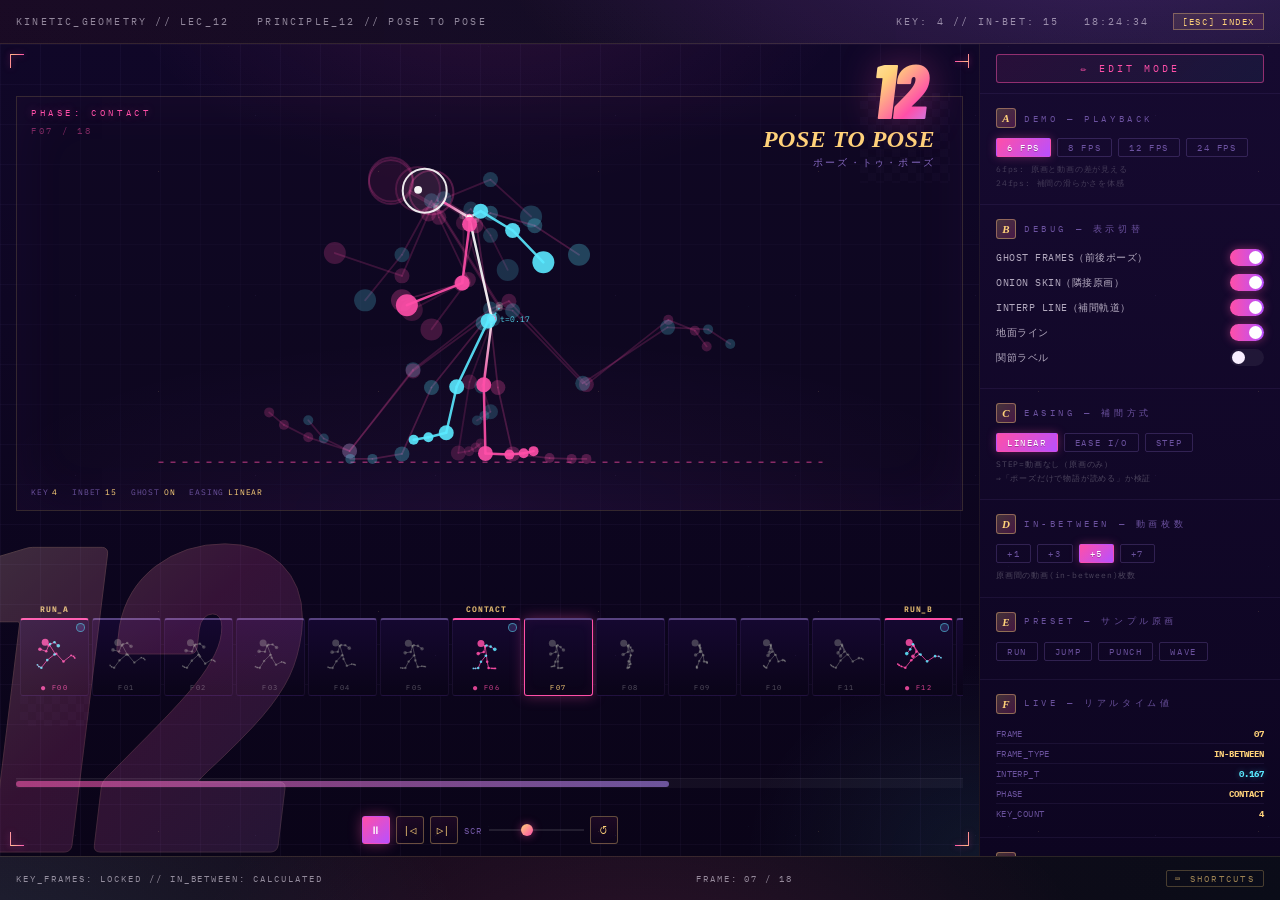
<file: 12-pose-to-pose.html>
<!DOCTYPE html>
<html lang="ja">
<head>
<meta charset="UTF-8">
<meta name="viewport" content="width=device-width, initial-scale=1.0">
<title>KINETIC GEOMETRY — 12 POSE TO POSE</title>
<link href="https://fonts.googleapis.com/css2?family=Barlow+Condensed:ital,wght@0,700;0,900;1,900&family=IBM+Plex+Mono:wght@400;700&family=Noto+Sans+JP:wght@400;700&display=swap" rel="stylesheet">
<style>
:root{
  --acid:#FF4FA8;--neon:#5AE9FF;--grey:#9d8db3;
  --black:#0a0612;--white:#F8EFFF;--panel:#150927;
  --border:rgba(255,79,168,0.15);
  --mono:'IBM Plex Mono',monospace;
  --disp:'Barlow Condensed',sans-serif;
  --jp:'Noto Sans JP',sans-serif;
  --right-col:#FF4FA8;
  --left-col:#5AE9FF;
  --center-col:#ffffff;
}
*{margin:0;padding:0;box-sizing:border-box;}
html,body{width:100%;height:100%;background:var(--black);color:var(--white);font-family:var(--mono);overflow:hidden;}
body::after{content:'';position:fixed;inset:0;background-image:radial-gradient(rgba(0,0,0,0.3) 1px,transparent 1px);background-size:4px 4px;pointer-events:none;z-index:9998;opacity:0.6;}

#app{display:grid;grid-template-rows:44px 1fr 44px;grid-template-columns:1fr 300px;height:100vh;}
#topbar{grid-column:1/-1;border-bottom:1px solid var(--border);display:flex;align-items:center;justify-content:space-between;padding:0 16px;font-size:10px;color:rgba(255,79,168,0.5);letter-spacing:0.25em;}
#main{position:relative;overflow:hidden;background:var(--black);border-right:1px solid var(--border);}
.stage-grid{position:absolute;inset:0;pointer-events:none;background-image:linear-gradient(rgba(255,79,168,0.03) 1px,transparent 1px),linear-gradient(90deg,rgba(255,79,168,0.03) 1px,transparent 1px);background-size:40px 40px;}
.stage-bignum{position:absolute;bottom:-40px;left:-10px;font-family:var(--disp);font-weight:900;font-style:italic;font-size:clamp(180px,28vw,380px);color:rgba(255,255,255,0.07);letter-spacing:-0.05em;line-height:1;pointer-events:none;}
.checker{position:absolute;background-image:repeating-conic-gradient(rgba(255,79,168,0.05) 0% 25%,transparent 0% 50%);background-size:16px 16px;pointer-events:none;}
.corner{position:absolute;width:14px;height:14px;pointer-events:none;}
.corner::before,.corner::after{content:'';position:absolute;background:var(--acid);}
.corner::before{width:100%;height:1px;} .corner::after{width:1px;height:100%;}
.corner.tl{top:10px;left:10px;} .corner.tr{top:10px;right:10px;transform:scaleX(-1);}
.corner.bl{bottom:10px;left:10px;transform:scaleY(-1);} .corner.br{bottom:10px;right:10px;transform:scale(-1);}
.po{position:absolute;top:6px;right:44px;text-align:right;pointer-events:none;z-index:3;}
.po-num{font-family:var(--disp);font-weight:900;font-style:italic;font-size:clamp(40px,6vw,80px);color:var(--acid);line-height:1;letter-spacing:-0.03em;transition:color 0.2s;}
#main.editing-mode .po-num{color:rgba(136,136,136,0.5);}
#main.editing-mode .stage-bignum{color:rgba(136,136,136,0.05);}
#main.editing-mode .po-en,
#main.editing-mode .po-jp{display:none;}
.po-en{font-family:var(--disp);font-weight:900;font-style:italic;font-size:clamp(12px,2vw,20px);color:var(--white);line-height:1;}
.po-jp{font-family:var(--jp);font-size:10px;color:var(--grey);margin-top:3px;}

#strip-area{position:absolute;top:52px;bottom:68px;left:16px;right:16px;display:flex;flex-direction:column;gap:8px;}
#anim-view{flex:0 0 auto;height:60%;position:relative;display:flex;align-items:center;justify-content:center;border:1px solid rgba(255,79,168,0.1);background:rgba(255,255,255,0.01);overflow:hidden;}
#anim-view.editing{border-color:var(--acid);box-shadow:inset 0 0 0 1px rgba(255,79,168,0.3);}

#anim-canvas{position:absolute;inset:0;width:100%;height:100%;}
#edit-canvas{position:absolute;inset:0;width:100%;height:100%;display:none;touch-action:none;cursor:crosshair;}
#anim-view.editing #edit-canvas{display:block;}
#anim-view.editing #anim-canvas{opacity:0.2;}
/* 編集モードのまま再生プレビュー中 → アニメを前面・編集オーバーレイは隠す */
#anim-view.editing.previewing #anim-canvas{opacity:1;}
#anim-view.editing.previewing #edit-canvas{display:none;}
#anim-view.editing.previewing #edit-hint{display:none;}

#phase-label{position:absolute;top:10px;left:14px;font-size:9px;letter-spacing:0.4em;pointer-events:none;color:var(--acid);}
#frame-label{position:absolute;top:28px;left:14px;font-size:9px;color:rgba(255,79,168,0.4);letter-spacing:0.3em;pointer-events:none;}
#stage-hud{position:absolute;bottom:10px;left:14px;font-size:8px;color:rgba(255,79,168,0.4);letter-spacing:0.1em;pointer-events:none;line-height:2;display:flex;gap:14px;}
#stage-hud span{color:var(--acid);margin-left:4px;}
#edit-hint{position:absolute;bottom:10px;right:14px;display:none;font-size:8px;color:rgba(90,233,255,0.55);letter-spacing:0.12em;pointer-events:none;line-height:1.8;text-align:right;}
#anim-view.editing #edit-hint{display:block;}
#anim-view.editing #phase-label{color:var(--neon);}
#anim-view.editing #frame-label{display:none;}

#strip-wrapper{flex:1;min-height:0;position:relative;display:flex;flex-direction:column;overflow:hidden;}
#frame-strip{flex:1;min-height:0;display:flex;align-items:center;gap:3px;overflow-x:scroll;overflow-y:visible;padding:20px 4px 4px 4px;scroll-behavior:auto;scrollbar-width:none;}
#frame-strip::-webkit-scrollbar{display:none;}

#strip-scrollbar{height:10px;background:rgba(255,255,255,0.04);position:relative;flex-shrink:0;border-top:1px solid rgba(255,255,255,0.05);cursor:default;}
#strip-thumb{position:absolute;top:2px;height:6px;background:rgba(255,79,168,0.4);border-radius:3px;cursor:grab;transition:background 0.15s;min-width:24px;}
#strip-thumb:hover{background:rgba(255,79,168,0.7);}
#strip-thumb:active{cursor:grabbing;background:var(--acid);}
#strip-thumb::before,#strip-thumb::after{content:'';position:absolute;top:0;bottom:0;width:8px;cursor:ew-resize;background:rgba(255,79,168,0);}
#strip-thumb::before{left:-2px;}
#strip-thumb::after{right:-2px;}

.fc{flex-shrink:0;position:relative;border:1px solid rgba(255,255,255,0.06);background:#0d0620;cursor:pointer;transition:border-color 0.15s;display:flex;flex-direction:column;align-items:center;overflow:visible;}
.fc:hover{border-color:rgba(255,79,168,0.3);}
.fc.active{border-color:var(--acid);box-shadow:0 0 8px rgba(255,79,168,0.2);}
.fc.is-key{border-top:2px solid var(--acid);}
.fc.is-inbet{border-top:2px solid rgba(136,136,136,0.4);}
.fc-num{font-size:7px;color:rgba(255,255,255,0.3);letter-spacing:0.2em;flex-shrink:0;position:absolute;bottom:3px;left:0;right:0;text-align:center;}
.fc.active .fc-num{color:var(--acid);}
.fc.is-key .fc-num{color:rgba(255,79,168,0.65);}
.fc-marker{position:absolute;top:-16px;left:0;right:0;text-align:center;font-family:var(--mono);font-weight:400;font-size:8px;letter-spacing:0.1em;pointer-events:none;white-space:nowrap;z-index:5;color:rgba(255,79,168,0.75);}
.fc.is-inbet .fc-marker{visibility:hidden;}
.fc.dragging{opacity:0.4;cursor:grabbing;}
.fc.drag-over{border-color:var(--neon)!important;background:rgba(90,233,255,0.05);}

/* Edit ボタン（EDITモード中、原画セルに出る小さなドット）*/
.fc-edit-btn{position:absolute;top:3px;right:3px;width:9px;height:9px;border-radius:50%;background:rgba(90,233,255,0.18);border:1px solid rgba(90,233,255,0.4);display:none;cursor:pointer;z-index:10;transition:all .15s;}
.fc.is-key .fc-edit-btn{display:block;}
.fc.is-key .fc-edit-btn:hover{background:rgba(90,233,255,0.7);}
.fc.editing-now{box-shadow:0 0 0 1px var(--neon),0 0 12px rgba(90,233,255,0.4);border-color:var(--neon)!important;}
#main.editing-mode .fc-marker{visibility:hidden;}

#playbar{position:absolute;bottom:12px;left:50%;transform:translateX(-50%);display:flex;gap:6px;align-items:center;z-index:50;}
.pb{min-width:28px;height:28px;border:1px solid rgba(255,79,168,0.4);background:rgba(0,0,0,0.7);color:var(--acid);font-size:11px;cursor:pointer;display:flex;align-items:center;justify-content:center;transition:all 0.15s;user-select:none;padding:0 6px;}
.pb:hover{background:rgba(255,79,168,0.1);}
.pb.active{background:rgba(255,79,168,0.15);border-color:var(--acid);}
.sw{width:120px;display:flex;align-items:center;gap:6px;}
.sl{font-size:9px;color:rgba(255,79,168,0.4);letter-spacing:0.15em;white-space:nowrap;}
input[type=range]{-webkit-appearance:none;width:100%;height:2px;background:rgba(255,255,255,0.1);outline:none;cursor:pointer;}
input[type=range]::-webkit-slider-thumb{-webkit-appearance:none;width:12px;height:12px;border-radius:50%;background:var(--acid);cursor:pointer;}

#side{display:flex;flex-direction:column;overflow-y:auto;background:var(--panel);}
#side::-webkit-scrollbar{width:2px;}
#side::-webkit-scrollbar-thumb{background:var(--acid);}
.sp{border-bottom:1px solid rgba(255,255,255,0.05);padding:14px 16px;flex-shrink:0;}
.spl{font-size:9px;letter-spacing:0.4em;color:rgba(255,79,168,0.4);margin-bottom:10px;display:flex;align-items:center;gap:8px;}
.spl .lt{font-size:11px;font-weight:700;color:var(--acid);background:rgba(255,79,168,0.1);width:20px;height:20px;display:inline-flex;align-items:center;justify-content:center;letter-spacing:0;flex-shrink:0;}
.tr{display:flex;align-items:center;justify-content:space-between;margin-bottom:8px;font-size:10px;color:rgba(255,255,255,0.6);letter-spacing:0.05em;}
.tg{width:34px;height:17px;background:rgba(255,255,255,0.1);border-radius:9px;position:relative;cursor:pointer;transition:background 0.2s;flex-shrink:0;}
.tg.on{background:var(--acid);}
.tg::after{content:'';position:absolute;width:13px;height:13px;border-radius:50%;background:var(--white);top:2px;left:2px;transition:left 0.2s;}
.tg.on::after{left:19px;background:var(--black);}
.fpr{display:flex;gap:6px;flex-wrap:wrap;margin-bottom:4px;}
.fp{font-size:9px;letter-spacing:0.15em;padding:3px 10px;border:1px solid;cursor:pointer;transition:all 0.15s;user-select:none;}
.fp.on{background:var(--acid);border-color:var(--acid);color:var(--black);}
.fp.off{border-color:rgba(255,255,255,0.15);color:rgba(255,255,255,0.4);}
.db{background:rgba(255,79,168,0.04);border-left:3px solid var(--acid);padding:10px 12px;margin-bottom:8px;}
.de{font-family:var(--disp);font-weight:700;font-style:italic;font-size:15px;color:var(--white);line-height:1.2;}
.dj{font-family:var(--jp);font-size:11px;color:var(--grey);margin-top:4px;line-height:1.6;}
.dc{margin-top:8px;font-size:10px;color:rgba(255,255,255,0.45);letter-spacing:0.06em;line-height:1.8;border-top:1px solid rgba(255,255,255,0.06);padding-top:8px;}
.data-row{display:flex;justify-content:space-between;align-items:center;padding:4px 0;border-bottom:1px solid rgba(255,79,168,0.06);font-size:9px;}
.data-row:last-child{border-bottom:none;}
.dk{color:rgba(255,79,168,0.45);letter-spacing:0.04em;}
.dv{color:var(--acid);font-weight:700;}
.dv.neon{color:var(--neon);}

/* チェックリスト */
.check-item{display:flex;align-items:flex-start;gap:8px;margin-bottom:8px;font-size:10px;letter-spacing:0.05em;cursor:pointer;color:rgba(255,255,255,0.6);transition:color 0.15s;}
.check-item.checked{color:var(--acid);}
.check-item.checked span{text-decoration:line-through;text-decoration-color:rgba(255,79,168,0.5);}
.check-dot{width:10px;height:10px;border:1px solid rgba(255,255,255,0.3);flex-shrink:0;margin-top:2px;transition:all 0.15s;position:relative;}
.check-item.checked .check-dot{background:var(--acid);border-color:var(--acid);}
.check-item.checked .check-dot::after{content:'✓';position:absolute;top:-3px;left:1px;font-size:11px;color:var(--black);font-weight:700;line-height:1;}
.check-progress{margin-top:8px;font-size:9px;color:var(--acid);letter-spacing:0.25em;font-weight:700;}
.check-progress.complete{color:var(--neon);text-shadow:0 0 8px rgba(90,233,255,0.5);}

#bottombar{grid-column:1/-1;border-top:1px solid var(--border);display:flex;align-items:center;justify-content:space-between;padding:0 16px;font-size:9px;color:rgba(255,79,168,0.3);letter-spacing:0.18em;}

/* SHORTCUT MODAL */
#shortcut-modal{display:none;position:fixed;inset:0;z-index:9000;background:rgba(0,0,0,0.85);align-items:center;justify-content:center;}
#shortcut-modal.open{display:flex;}
#shortcut-box{background:#150927;border:1px solid var(--acid);width:min(540px,92vw);max-height:80vh;overflow-y:auto;padding:0;}
#shortcut-box::-webkit-scrollbar{width:2px;}
#shortcut-box::-webkit-scrollbar-thumb{background:var(--acid);}
.sc-header{display:flex;align-items:center;justify-content:space-between;padding:12px 18px;border-bottom:1px solid var(--border);font-size:10px;letter-spacing:0.4em;color:var(--acid);}
.sc-close{cursor:pointer;color:var(--grey);font-size:18px;line-height:1;padding:0 4px;}
.sc-close:hover{color:var(--white);}
.sc-section{padding:12px 18px;border-bottom:1px solid rgba(255,255,255,0.05);}
.sc-section-lbl{font-size:8px;color:rgba(255,79,168,0.4);letter-spacing:0.4em;margin-bottom:10px;}
.sc-row{display:grid;grid-template-columns:1fr 1fr auto;align-items:center;gap:8px;margin-bottom:8px;font-size:10px;}
.sc-desc{color:rgba(255,255,255,0.6);letter-spacing:0.05em;}
.sc-key-wrap{display:flex;align-items:center;gap:4px;}
.sc-key{background:#1f1235;border:1px solid rgba(255,255,255,0.2);color:var(--white);font-family:var(--mono);font-size:9px;padding:2px 7px;min-width:28px;text-align:center;letter-spacing:0.05em;cursor:pointer;transition:border-color 0.15s;user-select:none;}
.sc-key:hover{border-color:var(--acid);color:var(--acid);}
.sc-key.recording{border-color:var(--neon);color:var(--neon);animation:blink 0.4s steps(1) infinite;}
@keyframes blink{0%,100%{opacity:1;}50%{opacity:0.3;}}
.sc-edit-btn{font-size:8px;color:rgba(255,255,255,0.25);letter-spacing:0.15em;cursor:pointer;padding:2px 6px;border:1px solid rgba(255,255,255,0.1);transition:all 0.15s;background:transparent;font-family:var(--mono);}
.sc-edit-btn:hover{border-color:var(--acid);color:var(--acid);}
.sc-edit-btn.active{border-color:var(--neon);color:var(--neon);}
.sc-note{font-size:8px;color:rgba(255,255,255,0.2);letter-spacing:0.1em;margin-top:8px;line-height:1.7;}

#sc-open-btn{cursor:pointer;color:rgba(255,79,168,0.4);font-size:9px;letter-spacing:0.2em;padding:2px 8px;border:1px solid rgba(255,79,168,0.2);transition:all 0.15s;}
#sc-open-btn:hover{color:var(--acid);border-color:var(--acid);}
#edit-toggle.active{background:var(--acid);color:var(--black);font-weight:700;}

.ed-btn{background:transparent;border:1px solid rgba(255,79,168,0.3);color:var(--acid);font-family:var(--mono);font-size:9px;letter-spacing:0.15em;padding:7px 8px;cursor:pointer;transition:all 0.15s;text-align:center;}
.ed-btn:hover{background:rgba(255,79,168,0.1);border-color:var(--acid);}
.ed-btn.copy-active{background:rgba(255,79,168,0.15);border-color:var(--acid);color:var(--acid);}

/* JOINT LIST (edit mode side panel) */
.joint-row{display:flex;align-items:center;justify-content:space-between;padding:4px 6px;margin-bottom:2px;border:1px solid rgba(255,79,168,0.08);font-size:8px;letter-spacing:0.08em;color:rgba(255,79,168,0.5);transition:all .1s;cursor:pointer;}
.joint-row:hover{border-color:var(--acid);color:var(--acid);}
.joint-row.selected{border-color:var(--neon);color:var(--neon);background:rgba(90,233,255,0.05);}
.joint-dot{width:8px;height:8px;border-radius:50%;flex-shrink:0;}
.joint-dot.near{background:var(--acid);}
.joint-dot.far{background:var(--neon);}
.joint-dot.center{background:var(--white);}
.joint-coord{font-size:7px;color:rgba(255,255,255,0.3);font-family:var(--mono);}

/* KEY LIST (key frames) */
.key-list-item{display:flex;align-items:center;justify-content:space-between;padding:5px 8px;margin-bottom:3px;border:1px solid rgba(255,79,168,0.15);cursor:pointer;font-size:9px;letter-spacing:0.08em;color:rgba(255,79,168,0.6);transition:all .12s;}
.key-list-item:hover{border-color:var(--acid);color:var(--acid);}
.key-list-item.editing-this{border-color:var(--neon);color:var(--neon);background:rgba(90,233,255,0.06);}
.key-list-item .kli-del{color:rgba(255,54,54,0.5);cursor:pointer;padding:0 4px;font-size:11px;line-height:1;}
.key-list-item .kli-del:hover{color:#FF3636;}

.kbd{display:inline-block;border:1px solid rgba(255,79,168,0.2);padding:1px 5px;font-size:8px;margin-left:4px;color:rgba(255,79,168,0.35);}


/* ═══════════════════════════════════════════════════════════════
   ✦ STAGE OVERLAY — VTuber idol / variety-show luxe redesign ✦
   ═══════════════════════════════════════════════════════════════ */
@import url('https://fonts.googleapis.com/css2?family=Cormorant+Garamond:ital,wght@0,500;0,700;1,500;1,700&family=Noto+Serif+JP:wght@400;600;800&display=swap');

:root{
  --rouge:#FF4FA8;
  --rouge-deep:#C9248A;
  --ice:#5AE9FF;
  --gold:#FFD27A;
  --lavender:#B58EFF;
  --plum:#3a1259;
  --orn:'Cormorant Garamond',serif;
  --jp-serif:'Noto Serif JP',serif;
}

html,body{
  background:
    radial-gradient(ellipse 85% 60% at 88% -12%, rgba(184,80,255,0.28), transparent 60%),
    radial-gradient(ellipse 70% 60% at -8% 110%, rgba(90,233,255,0.14), transparent 65%),
    radial-gradient(ellipse 60% 50% at 50% 110%, rgba(255,79,168,0.12), transparent 60%),
    linear-gradient(180deg, #0c061d 0%, #07030f 100%) !important;
  background-attachment:fixed;
  color:#F8EFFF;
}
body::after{
  content:'';position:fixed;inset:0;pointer-events:none;z-index:9998;opacity:0.9;
  mix-blend-mode:screen;
  background-image:
    radial-gradient(1px 1px at 20% 30%, rgba(255,255,255,0.22), transparent 50%),
    radial-gradient(1px 1px at 72% 78%, rgba(255,210,122,0.22), transparent 50%),
    radial-gradient(1px 1px at 42% 64%, rgba(181,142,255,0.22), transparent 50%),
    radial-gradient(1px 1px at 88% 18%, rgba(90,233,255,0.22), transparent 50%),
    radial-gradient(1px 1px at 10% 80%, rgba(255,79,168,0.18), transparent 50%);
  background-size:300px 300px,220px 220px,180px 180px,260px 260px,340px 340px;
}

#topbar, #bottombar{
  background:linear-gradient(90deg, rgba(255,79,168,0.06), rgba(90,233,255,0.04));
  border-color:rgba(255,210,122,0.12) !important;
  color:rgba(248,239,255,0.55) !important;
  letter-spacing:0.22em;
}
#topbar a{
  background:linear-gradient(135deg, rgba(255,210,122,0.1), rgba(255,79,168,0.1));
  border-color:rgba(255,210,122,0.35) !important;
  color:var(--gold) !important;
}
#topbar a:hover{
  background:linear-gradient(135deg, rgba(255,210,122,0.25), rgba(255,79,168,0.25)) !important;
}

#main{
  background:
    radial-gradient(ellipse 65% 50% at 50% -12%, rgba(255,79,168,0.12), transparent 60%),
    radial-gradient(ellipse 40% 40% at 100% 100%, rgba(90,233,255,0.08), transparent 60%),
    linear-gradient(180deg, #100728 0%, #0a0418 100%) !important;
  border-right:1px solid rgba(255,210,122,0.08) !important;
}
#side{
  background:linear-gradient(180deg, #160a30 0%, #0d0521 100%) !important;
}
.stage-grid{
  background-image:
    linear-gradient(rgba(181,142,255,0.04) 1px,transparent 1px),
    linear-gradient(90deg,rgba(181,142,255,0.04) 1px,transparent 1px) !important;
}

/* Corner ornaments — gold→pink crosses with soft glow */
.corner::before, .corner::after{
  background:linear-gradient(90deg, var(--gold), var(--rouge)) !important;
  box-shadow:0 0 6px rgba(255,79,168,0.5);
}

/* Big principle number — gold/pink gradient text */
.po-num{
  background-image:linear-gradient(135deg, #FFE9B0 0%, #FFD27A 30%, #FF4FA8 70%, #B58EFF 100%) !important;
  -webkit-background-clip:text !important;background-clip:text !important;
  -webkit-text-fill-color:transparent !important;
  color:transparent !important;
  filter:drop-shadow(0 0 18px rgba(255,79,168,0.35));
  display:inline-block;
  padding-right:0.14em !important;   /* イタリックの右はみ出しが縦線で切れるのを防ぐ */
}
.po-en{
  font-family:var(--orn) !important;
  font-style:italic !important;
  font-weight:700 !important;
  color:var(--gold) !important;
  letter-spacing:0.02em !important;
  font-size:clamp(14px,2.2vw,24px) !important;
}
.po-jp{
  font-family:var(--jp-serif) !important;
  color:rgba(181,142,255,0.7) !important;
  letter-spacing:0.22em !important;
  margin-top:5px !important;
}
.stage-bignum{
  font-family:var(--disp) !important;   /* 右上の数字(po-num)と同じフォントに */
  font-style:italic !important;
  font-weight:900 !important;
  font-size:clamp(240px,34vw,480px) !important;
  left:-40px !important;
  z-index:6 !important;                  /* 不透明なストリップ/ボトムバーに覆われて切れないよう前面へ */
  mix-blend-mode:screen;                 /* 重なっても下のUIを潰さず透過発光 */
  background-image:linear-gradient(135deg, rgba(255,233,176,0.22) 0%, rgba(255,79,168,0.17) 48%, rgba(181,142,255,0.13) 100%) !important;
  -webkit-background-clip:text !important;background-clip:text !important;
  -webkit-text-fill-color:transparent !important;
  color:transparent !important;
  -webkit-text-stroke:1px rgba(255,210,122,0.10);
  letter-spacing:0.01em !important;      /* 1 と 2 の重なりを解消 */
  padding-right:0.12em !important;       /* イタリックの右はみ出しが縦線で切れるのを防ぐ */
}
#main.editing-mode .stage-bignum{
  background-image:linear-gradient(135deg, rgba(157,141,179,0.12) 0%, rgba(157,141,179,0.06) 100%) !important;
  -webkit-text-stroke:1px rgba(157,141,179,0.07) !important;
}

/* Anim-view: refined frame with corner accents */
#anim-view{
  border:1px solid rgba(255,210,122,0.16) !important;
  background:
    radial-gradient(ellipse 80% 60% at 50% 100%, rgba(184,80,255,0.06), transparent 70%),
    rgba(15,8,30,0.4) !important;
  box-shadow:inset 0 0 60px rgba(184,80,255,0.05);
}
#anim-view.editing{
  border-color:var(--rouge) !important;
  box-shadow:inset 0 0 0 1px rgba(255,79,168,0.35), inset 0 0 80px rgba(255,79,168,0.08) !important;
}
#phase-label{
  color:var(--rouge) !important;
  font-family:var(--mono);
  text-shadow:0 0 8px rgba(255,79,168,0.4);
}
#anim-view.editing #phase-label{
  color:var(--ice) !important;
  text-shadow:0 0 8px rgba(90,233,255,0.5);
}

/* Frame strip cells — luxe dark slate */
.fc{
  background:linear-gradient(180deg, #150830 0%, #0a0418 100%) !important;
  border:1px solid rgba(181,142,255,0.08) !important;
  border-radius:3px !important;
}
.fc:hover{ border-color:rgba(255,79,168,0.35) !important; }
.fc.active{
  border-color:var(--rouge) !important;
  box-shadow:0 0 14px rgba(255,79,168,0.35), inset 0 0 12px rgba(255,79,168,0.06) !important;
}

/* Side panel sections */
.sp{
  border-bottom:1px solid rgba(181,142,255,0.08) !important;
}
.spl{
  font-family:var(--mono);
  color:rgba(181,142,255,0.55) !important;
  letter-spacing:0.4em;
}
.spl .lt{
  background:linear-gradient(135deg, rgba(255,210,122,0.22), rgba(255,79,168,0.22)) !important;
  color:var(--gold) !important;
  border:1px solid rgba(255,210,122,0.4);
  border-radius:3px !important;
  font-family:var(--orn) !important;
  font-style:italic !important;
  font-weight:700 !important;
}

/* Toggle pill ON: pink gradient + glow */
.tg{ background:rgba(255,255,255,0.06) !important; }
.tg.on{
  background:linear-gradient(90deg, var(--rouge), #B850FF) !important;
  box-shadow:0 0 10px rgba(255,79,168,0.45);
}
.tg.on::after{ background:#fff !important; }

/* FP chip ON: gradient with sparkle */
.fp.on{
  background:linear-gradient(135deg, var(--rouge) 0%, #B850FF 100%) !important;
  border-color:transparent !important;
  color:#fff !important;
  text-shadow:0 1px 0 rgba(0,0,0,0.25);
  box-shadow:0 0 10px rgba(255,79,168,0.35);
}
.fp.off{
  border-color:rgba(181,142,255,0.2) !important;
  color:rgba(181,142,255,0.55) !important;
}
.fp{ border-radius:2px; letter-spacing:0.18em !important; }

/* Quote / display box */
.db{
  background:linear-gradient(135deg, rgba(255,79,168,0.07) 0%, rgba(90,233,255,0.04) 100%) !important;
  border-left:3px solid var(--gold) !important;
  border-radius:0 4px 4px 0;
  position:relative;
}
.db::after{
  content:'✦';
  position:absolute;top:6px;right:10px;
  color:rgba(255,210,122,0.55);
  font-size:12px;
  pointer-events:none;
}
.de{
  font-family:var(--orn) !important;
  font-style:italic !important;
  font-weight:700 !important;
  color:var(--gold) !important;
  font-size:18px !important;
  letter-spacing:0.01em !important;
  line-height:1.2 !important;
}
.dj{
  font-family:var(--jp-serif) !important;
  color:rgba(248,239,255,0.75) !important;
  font-size:11.5px !important;
}
.dc{ color:rgba(181,142,255,0.6) !important; }
.dc span{ color:var(--ice) !important; text-shadow:0 0 6px rgba(90,233,255,0.4); }

/* Check dots */
.check-item{ color:rgba(181,142,255,0.65) !important; }
.check-item.checked{ color:var(--gold) !important; }
.check-item.checked span{ text-decoration-color:rgba(255,210,122,0.5) !important; }
.check-item.checked .check-dot{
  background:linear-gradient(135deg, var(--gold), var(--rouge)) !important;
  border-color:transparent !important;
}
.check-item.checked .check-dot::after{ color:#0a0612 !important; }
.check-dot{ border-radius:2px; border-color:rgba(181,142,255,0.3) !important; }
.check-progress{
  color:var(--rouge) !important;
  font-family:var(--mono);
  letter-spacing:0.3em;
}
.check-progress.complete{
  color:var(--ice) !important;
  text-shadow:0 0 12px rgba(90,233,255,0.6);
}

/* EDIT toggle button — flagship */
#edit-toggle{
  background:linear-gradient(135deg, rgba(255,79,168,0.08), rgba(90,233,255,0.06)) !important;
  border:1px solid rgba(255,79,168,0.5) !important;
  color:var(--rouge) !important;
  font-family:var(--mono) !important;
  border-radius:3px;
  position:relative;
  overflow:hidden;
  transition:background 0.18s, border-color 0.18s, box-shadow 0.18s !important;
}
#edit-toggle::before{
  content:'';
  position:absolute;inset:0;
  background:linear-gradient(120deg, transparent 30%, rgba(255,210,122,0.18) 50%, transparent 70%);
  transform:translateX(-100%);
  transition:transform 0.6s;
}
#edit-toggle:hover::before{ transform:translateX(100%); }
#edit-toggle.active{
  background:linear-gradient(135deg, var(--rouge), #B850FF) !important;
  color:#0a0612 !important;
  border-color:transparent !important;
  box-shadow:0 0 24px rgba(255,79,168,0.5), inset 0 1px 0 rgba(255,255,255,0.3);
}

/* Ed button — refined */
.ed-btn{
  background:linear-gradient(180deg, rgba(255,79,168,0.06), rgba(255,79,168,0.02)) !important;
  border:1px solid rgba(255,79,168,0.3) !important;
  color:var(--rouge) !important;
  border-radius:2px;
}
.ed-btn:hover{
  background:linear-gradient(180deg, rgba(255,79,168,0.16), rgba(255,79,168,0.08)) !important;
  box-shadow:0 0 8px rgba(255,79,168,0.25);
}
.ed-btn.copy-active{
  background:linear-gradient(135deg, var(--rouge), #B850FF) !important;
  color:#0a0612 !important;
  border-color:transparent !important;
}

/* Playbar buttons */
.pb{
  background:linear-gradient(180deg, rgba(255,79,168,0.08), rgba(255,79,168,0.02)) !important;
  border:1px solid rgba(255,210,122,0.35) !important;
  color:var(--gold) !important;
  border-radius:3px;
  backdrop-filter:blur(4px);
}
.pb:hover{
  background:linear-gradient(180deg, rgba(255,210,122,0.18), rgba(255,79,168,0.08)) !important;
}
.pb.active{
  background:linear-gradient(135deg, var(--rouge), #B850FF) !important;
  color:#fff !important;
  border-color:transparent !important;
  box-shadow:0 0 14px rgba(255,79,168,0.4);
}

/* Range slider thumb — gold→pink */
input[type=range]::-webkit-slider-thumb{
  background:linear-gradient(135deg, var(--gold), var(--rouge)) !important;
  box-shadow:0 0 8px rgba(255,79,168,0.5);
}
.sl{ color:rgba(181,142,255,0.6) !important; }

/* Strip thumb */
#strip-thumb{
  background:linear-gradient(90deg, var(--rouge), var(--lavender)) !important;
  opacity:0.55;
}
#strip-thumb:hover{ opacity:0.9; }
#strip-thumb:active{ opacity:1; background:linear-gradient(90deg, var(--rouge), var(--ice)) !important; }

/* Shortcut modal — refined card */
#shortcut-box{
  background:linear-gradient(180deg, #170a30 0%, #0c051f 100%) !important;
  border:1px solid rgba(255,210,122,0.4) !important;
  border-radius:6px;
  box-shadow:0 20px 60px rgba(0,0,0,0.6), 0 0 80px rgba(184,80,255,0.15);
}
.sc-header{
  color:var(--gold) !important;
  font-family:var(--mono);
  background:linear-gradient(90deg, rgba(255,210,122,0.08), transparent);
}
.sc-section-lbl{ color:rgba(181,142,255,0.55) !important; }
.sc-desc{ color:rgba(248,239,255,0.7) !important; }
.sc-key{
  background:linear-gradient(180deg, #2a1748, #1a0d2e) !important;
  border:1px solid rgba(181,142,255,0.3) !important;
  border-radius:3px;
  font-family:var(--mono);
}
.sc-key:hover{ border-color:var(--rouge) !important; color:var(--rouge) !important; }
.sc-key.recording{ border-color:var(--ice) !important; color:var(--ice) !important; }

/* Open-shortcut chip */
#sc-open-btn{
  color:rgba(255,210,122,0.6) !important;
  border-color:rgba(255,210,122,0.25) !important;
  border-radius:2px;
  letter-spacing:0.25em;
}
#sc-open-btn:hover{
  color:var(--gold) !important;
  border-color:var(--gold) !important;
  background:rgba(255,210,122,0.08);
}

/* Frame markers (KEY / IN-BETWEEN top border) */
.fc.is-key{ border-top:2px solid var(--rouge) !important; }
.fc.is-inbet{ border-top:2px solid rgba(181,142,255,0.45) !important; }
.fc.is-key .fc-num{ color:rgba(255,79,168,0.85) !important; }
.fc.active .fc-num{ color:var(--gold) !important; }
.fc-marker{
  color:rgba(255,210,122,0.85) !important;
  font-family:var(--mono);
  font-weight:700 !important;
  letter-spacing:0.12em !important;
}
.fc.editing-now{
  box-shadow:0 0 0 1px var(--ice), 0 0 16px rgba(90,233,255,0.45) !important;
  border-color:var(--ice) !important;
}
.fc-edit-btn{
  background:linear-gradient(135deg, rgba(90,233,255,0.18), rgba(184,80,255,0.18)) !important;
  border:1px solid rgba(90,233,255,0.5) !important;
}
.fc.is-key .fc-edit-btn:hover{
  background:linear-gradient(135deg, var(--ice), var(--lavender)) !important;
}

/* 02-anticipation phase color override on frame strip */
.fc.ph-windup{ border-top:2px solid var(--gold) !important; }
.fc.ph-action{ border-top:2px solid var(--rouge) !important; }
.fc.ph-settle{ border-top:2px solid rgba(255,79,168,0.45) !important; }
.fc.ph-idle, .fc.ph-prep{ border-top:2px solid rgba(181,142,255,0.4) !important; }
.fc.star{
  box-shadow:0 0 14px rgba(90,233,255,0.5) !important;
  border-color:var(--ice) !important;
}
.fc.star .fc-num{ color:var(--ice) !important; }
.fc-marker.wu{ color:var(--gold) !important; }
.fc-marker.ac{ color:var(--rouge) !important; }

/* Color marker beneath frame strip cell (02) */
.fc-key-marker.key-frame{ background:var(--rouge) !important; box-shadow:0 0 6px rgba(255,79,168,0.5); }
.fc-key-marker.in-between{ background:rgba(181,142,255,0.6) !important; }

/* Stage HUD (12) */
#stage-hud{ color:rgba(181,142,255,0.55) !important; }
#stage-hud span{ color:var(--gold) !important; }
#edit-hint{ color:rgba(90,233,255,0.65) !important; }
#frame-label{ color:rgba(255,79,168,0.45) !important; }

/* Live data rows (12) */
.dk{ color:rgba(181,142,255,0.55) !important; }
.dv{ color:var(--gold) !important; }
.dv.neon{ color:var(--ice) !important; text-shadow:0 0 6px rgba(90,233,255,0.4); }
.data-row{ border-bottom-color:rgba(181,142,255,0.08) !important; }

/* Joint chips legend (12) */
.joint-dot.near{ background:var(--rouge) !important; }
.joint-dot.far{ background:var(--ice) !important; }
.joint-dot.center{ background:var(--gold) !important; }

/* Key-list (12) */
.key-list-item{ border-color:rgba(255,79,168,0.18) !important; color:rgba(255,79,168,0.7) !important; }
.key-list-item:hover{ border-color:var(--rouge) !important; color:var(--rouge) !important; }
.key-list-item.editing-this{
  border-color:var(--ice) !important;
  color:var(--ice) !important;
  background:rgba(90,233,255,0.07) !important;
}

/* Sub-textareas (import JSON) */
textarea{
  background:#0d0620 !important;
  border:1px solid rgba(255,79,168,0.22) !important;
  color:var(--ice) !important;
  border-radius:3px;
  font-family:var(--mono);
}

/* Palette swatches (02 only) */
.swatch{ border-radius:3px !important; border-color:rgba(181,142,255,0.18) !important; }
.swatch.active{
  border:2px solid var(--rouge) !important;
  box-shadow:0 0 0 1px var(--rouge), 0 0 12px rgba(255,79,168,0.5) !important;
}

/* Velocity bar / cog (02) */
#vel-bar{
  background:linear-gradient(to right, rgba(255,79,168,0), rgba(255,79,168,0.9)) !important;
  box-shadow:0 0 8px rgba(255,79,168,0.4);
}
#vel-lbl{ color:rgba(255,210,122,0.6) !important; }
#cog-line{ box-shadow:0 0 8px rgba(255,210,122,0.4); }

/* Checker repeating swatch */
.checker{
  background-image:repeating-conic-gradient(rgba(181,142,255,0.05) 0% 25%, transparent 0% 50%) !important;
  opacity:0.6;
}

/* Side scrollbar */
#side::-webkit-scrollbar-thumb{ background:var(--rouge) !important; }

/* Subtle global text fix */
.tr{ color:rgba(248,239,255,0.7) !important; }


/* ─── Banner sample animations (APPLY section) ─── */
.ba{
  position:relative;
  background:linear-gradient(180deg, rgba(255,79,168,0.05), rgba(184,80,255,0.02));
  border:1px solid rgba(255,210,122,0.16);
  border-radius:3px;
  padding:8px 10px;
  margin-bottom:6px;
  overflow:hidden;
}
.ba-lbl{
  font-size:8px;color:rgba(255,210,122,0.75);letter-spacing:0.22em;
  font-family:var(--mono);margin-bottom:5px;display:flex;justify-content:space-between;align-items:center;
}
.ba-lbl em{font-family:var(--orn);font-style:italic;font-weight:700;font-size:11px;color:rgba(255,79,168,0.8);letter-spacing:0;}
.ba-jp{font-family:var(--jp-serif);font-size:10px;color:rgba(248,239,255,0.65);margin-bottom:6px;letter-spacing:0.04em;}
.ba-stage{
  position:relative;height:46px;
  background:radial-gradient(ellipse at 50% 100%, rgba(184,80,255,0.18), transparent 70%), rgba(0,0,0,0.32);
  border-radius:2px;
  display:flex;align-items:flex-end;justify-content:center;
  overflow:hidden;
  padding-bottom:6px;
}
.ba-stage::after{
  content:'';position:absolute;left:0;right:0;bottom:5px;height:1px;
  background:linear-gradient(90deg, transparent, rgba(255,210,122,0.35), transparent);
}

/* 1) Button anticipation */
.ba-btn{
  position:relative;
  width:62px;height:22px;border-radius:11px;
  background:linear-gradient(135deg, #FF4FA8, #B850FF);
  display:flex;align-items:center;justify-content:center;
  color:#fff;font-size:8px;letter-spacing:0.22em;font-family:var(--mono);
  box-shadow:0 0 14px rgba(255,79,168,0.5);
  animation:ba-btn 2.6s ease-in-out infinite;
  margin-bottom:2px;
}
@keyframes ba-btn{
  0%, 26% { transform:scale(1) translateY(0); }
  38% { transform:scale(1.16) translateY(-2px); }   /* anticipation */
  50% { transform:scale(0.82) translateY(3px); }    /* action: press */
  62% { transform:scale(1.06) translateY(0); }      /* overshoot */
  74%, 100% { transform:scale(1) translateY(0); }   /* settle */
}

/* 2) Door pull-back */
.ba-door{position:relative;width:84px;height:34px;background:linear-gradient(135deg, #FFD27A, #FF4FA8);overflow:hidden;border-radius:2px;box-shadow:inset 0 0 0 1px rgba(255,255,255,0.15);}
.ba-door-L,.ba-door-R{position:absolute;top:0;bottom:0;width:50%;background:linear-gradient(180deg, #1a0c2e, #0a0418);}
.ba-door-L{left:0;border-right:1px solid rgba(255,210,122,0.35);animation:ba-door-L 2.6s ease-in-out infinite;}
.ba-door-R{right:0;border-left:1px solid rgba(255,210,122,0.35);animation:ba-door-R 2.6s ease-in-out infinite;}
@keyframes ba-door-L{
  0%, 22% { transform:translateX(0); }
  36% { transform:translateX(10%); }
  58%, 88% { transform:translateX(-110%); }
  100% { transform:translateX(0); }
}
@keyframes ba-door-R{
  0%, 22% { transform:translateX(0); }
  36% { transform:translateX(-10%); }
  58%, 88% { transform:translateX(110%); }
  100% { transform:translateX(0); }
}

/* 3) Jump: crouch → leap → squash → settle */
.ba-jumper{
  width:22px;height:30px;border-radius:4px;
  background:linear-gradient(180deg, #5AE9FF, #FF4FA8);
  transform-origin:bottom center;
  box-shadow:0 0 14px rgba(90,233,255,0.45);
  animation:ba-jump 2.6s ease-in-out infinite;
}
@keyframes ba-jump{
  0%, 22% { transform:translateY(0) scaleY(1) scaleX(1); }
  38% { transform:translateY(0) scaleY(0.55) scaleX(1.15); }   /* crouch */
  52% { transform:translateY(-22px) scaleY(1.18) scaleX(0.88); } /* leap */
  68% { transform:translateY(0) scaleY(0.82) scaleX(1.1); }     /* squash */
  82%, 100% { transform:translateY(0) scaleY(1) scaleX(1); }    /* settle */
}

/* 4) Delete bloat→pop */
.ba-del{
  width:30px;height:30px;border-radius:50%;
  background:radial-gradient(circle at 30% 30%, #FFD27A, #FF4FA8 70%, #B850FF);
  box-shadow:0 0 14px rgba(255,79,168,0.5);
  animation:ba-del 2.6s ease-in-out infinite;
  margin-bottom:2px;
}
@keyframes ba-del{
  0%, 18% { transform:scale(1); opacity:1; }
  34% { transform:scale(1.28) rotate(-6deg); opacity:1; }   /* anticipation */
  55% { transform:scale(0) rotate(20deg); opacity:0; }      /* poof */
  82%, 100% { transform:scale(0); opacity:0; }
}

/* ─ 12-pose-to-pose: I APPLY key-pose banners ─ */
.ba-keystrip{
  display:flex;gap:4px;align-items:flex-end;justify-content:center;height:34px;
}
.ba-ks-cell{
  width:14px;height:24px;border-radius:2px;
  background:linear-gradient(180deg, rgba(255,79,168,0.25), rgba(255,79,168,0.05));
  border:1px solid rgba(255,79,168,0.3);
  position:relative;
}
.ba-ks-cell.key{
  background:linear-gradient(180deg, #FFD27A, #FF4FA8);
  border-color:transparent;
  box-shadow:0 0 10px rgba(255,79,168,0.5);
  height:30px;
}
.ba-ks-cell.cur{ outline:2px solid var(--ice); outline-offset:1px; }
@keyframes ba-step-3{
  0%, 24% { transform:translateY(0); }
  25%, 49% { transform:translateY(-3px); }
  50%, 74% { transform:translateY(0); }
  75%, 99% { transform:translateY(-3px); }
}

/* "見せ場で止める" — camera framing */
.ba-cam{position:relative;width:110px;height:30px;background:linear-gradient(135deg, #2a124a, #0e0820);border-radius:2px;overflow:hidden;border:1px solid rgba(255,210,122,0.3);}
.ba-cam-hero{
  position:absolute;top:5px;width:18px;height:20px;border-radius:3px;
  background:linear-gradient(135deg, var(--gold), var(--rouge));
  box-shadow:0 0 10px rgba(255,210,122,0.6);
  animation:ba-cam 3.2s steps(1, end) infinite;
}
@keyframes ba-cam{
  0%, 12% { left:0; }
  18%, 30% { left:25px; }
  36%, 70% { left:50px; transform:scale(1.15); }   /* HERO SHOT — paused */
  76%, 88% { left:75px; transform:scale(1); }
  94%, 100% { left:90px; }
}

/* "感情の節目" — face dots */
.ba-emote{display:flex;gap:6px;align-items:center;justify-content:center;}
.ba-emote-dot{
  width:18px;height:18px;border-radius:50%;
  background:linear-gradient(135deg, var(--rouge), #B850FF);
  position:relative;
  animation:ba-emote 2.8s ease-in-out infinite;
}
.ba-emote-dot::before,.ba-emote-dot::after{
  content:'';position:absolute;top:6px;width:2px;height:3px;
  background:#fff;border-radius:1px;
}
.ba-emote-dot::before{ left:4px; }
.ba-emote-dot::after{ right:4px; }
.ba-emote-dot:nth-child(2){animation-delay:0.7s;}
.ba-emote-dot:nth-child(3){animation-delay:1.4s;}
@keyframes ba-emote{
  0%, 25% { transform:scale(1) rotate(0); filter:hue-rotate(0deg) brightness(1); }
  35% { transform:scale(1.25) rotate(-8deg); filter:hue-rotate(40deg) brightness(1.3); }
  55%, 100% { transform:scale(1) rotate(0); filter:hue-rotate(0deg) brightness(1); }
}

/* "補間は省略" — staccato bullet appear */
.ba-bullets{display:flex;flex-direction:column;gap:3px;align-items:flex-start;justify-content:center;width:100%;padding:0 14px;}
.ba-bullet{
  height:5px;border-radius:1px;
  background:linear-gradient(90deg, var(--gold), var(--rouge));
  opacity:0;
  animation:ba-bullet 2.4s steps(1, end) infinite;
}
.ba-bullet:nth-child(1){ width:60%; animation-delay:0s; }
.ba-bullet:nth-child(2){ width:80%; animation-delay:0.4s; }
.ba-bullet:nth-child(3){ width:45%; animation-delay:0.8s; }
@keyframes ba-bullet{
  0%, 99% { opacity:1; }
  100% { opacity:0; }
}

/* "補間は省略" — 四角マスクの中をクリックでスクロール。三角=キー群(1〜3個)だけが現れ、
   中割りは飛ばされる（ステップ移動＝補間なしの“ジャンプ”感）。他バナーと違うルック。 */
.ba-present{
  position:relative;width:132px;height:34px;margin:0 auto;overflow:hidden;
  -webkit-mask:linear-gradient(90deg,transparent 0,#000 14%,#000 86%,transparent 100%);
  mask:linear-gradient(90deg,transparent 0,#000 14%,#000 86%,transparent 100%);
}
.ba-tri-track{
  position:absolute;top:0;left:0;height:100%;display:flex;align-items:center;gap:4px;padding:0 8px;
  transition:transform .22s steps(3,end);   /* ステップ移動＝補間なしの省略感 */
}
/* skipped in-between = 低めの可愛い▲。縦に伸ばさず、UI ANIMの薄セルくらいの視認性で。 */
.ba-tri{
  flex:0 0 auto;width:20px;height:15px;align-self:center;
  clip-path:polygon(50% 0, 100% 100%, 0 100%);
  background:linear-gradient(180deg, #A961E0, #6B34A6);
  opacity:0.82;
  transition:background .2s, opacity .2s, transform .2s, filter .2s, height .2s, clip-path .2s steps(2,end);
}
/* key = AE の停止キーっぽい形：上が矩形 → 下に尖る▼。明るく光らせる。 */
.ba-tri.on{
  height:22px;
  clip-path:polygon(0 0, 100% 0, 100% 46%, 50% 100%, 0 46%);
  background:linear-gradient(180deg, #FFE0A0 0%, #FF9DBE 50%, #FF4FA8 100%);
  opacity:1;transform:translateY(-4px);
  filter:drop-shadow(0 0 8px rgba(255,79,168,0.65));
}

/* ── click-to-step (12 I APPLY) ── */
.ba.js-step{cursor:pointer;}
.ba.js-step:hover{border-color:rgba(90,233,255,0.45);}
.ba.js-step:active{transform:scale(0.985);}
.ba.js-step .ba-emote-dot,
.ba.js-step .ba-cam-hero,
.ba.js-step .ba-bullet,
.ba.js-step .ba-ks-cell{
  animation:none !important;
  transition:transform .2s ease, left .2s ease, opacity .18s ease, filter .2s ease, box-shadow .2s ease;
}
.ba-fc{
  position:absolute;bottom:3px;right:6px;z-index:3;pointer-events:none;
  font-family:var(--mono);font-size:7px;letter-spacing:0.14em;
  color:rgba(90,233,255,0.85);text-shadow:0 0 6px rgba(90,233,255,0.4);
}

/* === END STAGE OVERLAY === */

</style>
</head>
<body>
<div id="app">
<div id="topbar">
  <div style="display:flex;gap:28px;"><span>KINETIC_GEOMETRY // LEC_12</span><span>PRINCIPLE_12 // POSE TO POSE</span></div>
  <div style="display:flex;gap:24px;align-items:center;"><span id="kf-status">KEY: 0 // IN-BET: 0</span><span id="clock">00:00:00</span><a href="index.html" style="color:rgba(255,79,168,0.5);text-decoration:none;border:1px solid rgba(255,79,168,0.25);padding:2px 8px;letter-spacing:0.18em;font-size:9px;transition:all 0.15s;" onmouseover="this.style.background='rgba(255,79,168,0.15)'" onmouseout="this.style.background=''">[ESC] INDEX</a></div>
</div>

<div id="main">
  <div class="stage-grid"></div>
  <div class="stage-bignum">12</div>
  <div class="checker" style="right:3%;top:6%;width:90px;height:90px;"></div>
  <div class="checker" style="left:2%;bottom:16%;width:70px;height:70px;opacity:0.4;"></div>
  <div class="corner tl"></div><div class="corner tr"></div>
  <div class="corner bl"></div><div class="corner br"></div>
  <div class="po">
    <div class="po-num">12</div>
    <div class="po-en">POSE TO POSE</div>
    <div class="po-jp">ポーズ・トゥ・ポーズ</div>
  </div>

  <div id="strip-area">
    <div id="anim-view">
      <canvas id="anim-canvas"></canvas>
      <canvas id="edit-canvas"></canvas>
      <div id="phase-label">PHASE: —</div>
      <div id="frame-label">F00 / 00</div>
      <div id="stage-hud">
        <div>KEY<span id="hud-key">0</span></div>
        <div>INBET<span id="hud-inb">0</span></div>
        <div>GHOST<span id="hud-gho">ON</span></div>
        <div>EASING<span id="hud-itp">LINEAR</span></div>
      </div>
      <div id="edit-hint">
        ◆ 丸ポイントをドラッグでポーズ調整<br>
        ◆ SAVE で原画を上書き登録<br>
        ◆ ESC で編集モードを終了
      </div>
    </div>
    <div id="strip-wrapper">
      <div id="frame-strip"></div>
      <div id="strip-scrollbar">
        <div id="strip-thumb"></div>
      </div>
    </div>
  </div>

  <div id="playbar">
    <div class="pb active" id="btn-play" onclick="togglePlay()">▶</div>
    <div class="pb" onclick="stepFrame(-1)">|◁</div>
    <div class="pb" onclick="stepFrame(1)">▷|</div>
    <div class="sw"><span class="sl">SCR</span><input type="range" id="scrubber" min="0" max="0" value="0" oninput="scrubTo(this.value)"></div>
    <div class="pb" onclick="resetPlay()">↺</div>
  </div>
</div>

<div id="side">
  <div class="sp" style="padding:10px 16px;">
    <button id="edit-toggle" onclick="toggleEditMode()" style="width:100%;background:transparent;border:1px solid var(--acid);color:var(--acid);font-family:var(--mono);font-size:10px;letter-spacing:0.3em;padding:7px 10px;cursor:pointer;transition:all 0.15s;">
      ✏ EDIT MODE
    </button>
  </div>

  <!-- ═══════ 表示モード（A〜G） ═══════ -->
  <div id="view-mode">
    <div class="sp">
      <div class="spl"><span class="lt">A</span>DEMO — PLAYBACK</div>
      <div class="fpr">
        <div class="fp on"  id="fps-6"  onclick="setFps(6)">6 FPS</div>
        <div class="fp off" id="fps-8"  onclick="setFps(8)">8 FPS</div>
        <div class="fp off" id="fps-12" onclick="setFps(12)">12 FPS</div>
        <div class="fp off" id="fps-24" onclick="setFps(24)">24 FPS</div>
      </div>
      <div style="font-size:8px;color:rgba(255,255,255,0.2);margin-top:6px;letter-spacing:0.1em;line-height:1.7;">6fps: 原画と動画の差が見える<br>24fps: 補間の滑らかさを体感</div>
    </div>

    <div class="sp">
      <div class="spl"><span class="lt">B</span>DEBUG — 表示切替</div>
      <div class="tr"><span>GHOST FRAMES（前後ポーズ）</span><div class="tg on" id="tog-ghost" onclick="togF('ghost')"></div></div>
      <div class="tr"><span>ONION SKIN（隣接原画）</span><div class="tg on" id="tog-onion" onclick="togF('onion')"></div></div>
      <div class="tr"><span>INTERP LINE（補間軌道）</span><div class="tg on" id="tog-line" onclick="togF('line')"></div></div>
      <div class="tr"><span>地面ライン</span><div class="tg on" id="tog-ground" onclick="togF('ground')"></div></div>
      <div class="tr"><span>関節ラベル</span><div class="tg" id="tog-label" onclick="togF('label')"></div></div>
    </div>

    <div class="sp">
      <div class="spl"><span class="lt">C</span>EASING — 補間方式</div>
      <div class="fpr">
        <div class="fp on"  id="ez-linear" onclick="setEasing('linear')">LINEAR</div>
        <div class="fp off" id="ez-ease"   onclick="setEasing('ease')">EASE I/O</div>
        <div class="fp off" id="ez-step"   onclick="setEasing('step')">STEP</div>
      </div>
      <div style="font-size:8px;color:rgba(255,255,255,0.25);margin-top:6px;letter-spacing:0.1em;line-height:1.7;">
        STEP=動画なし（原画のみ）<br>
        ⇒「ポーズだけで物語が読める」か検証
      </div>
    </div>

    <div class="sp">
      <div class="spl"><span class="lt">D</span>IN-BETWEEN — 動画枚数</div>
      <div class="fpr">
        <div class="fp off" id="ib-1" onclick="setInbet(1)">+1</div>
        <div class="fp off" id="ib-3" onclick="setInbet(3)">+3</div>
        <div class="fp on"  id="ib-5" onclick="setInbet(5)">+5</div>
        <div class="fp off" id="ib-7" onclick="setInbet(7)">+7</div>
      </div>
      <div style="font-size:8px;color:rgba(255,255,255,0.25);margin-top:6px;letter-spacing:0.1em;line-height:1.7;">
        原画間の動画(in-between)枚数
      </div>
    </div>

    <div class="sp">
      <div class="spl"><span class="lt">E</span>PRESET — サンプル原画</div>
      <div class="fpr">
        <span class="fp off" onclick="loadPreset('run')">RUN</span>
        <span class="fp off" onclick="loadPreset('jump')">JUMP</span>
        <span class="fp off" onclick="loadPreset('punch')">PUNCH</span>
        <span class="fp off" onclick="loadPreset('wave')">WAVE</span>
      </div>
    </div>

    <div class="sp">
      <div class="spl"><span class="lt">F</span>LIVE — リアルタイム値</div>
      <div class="data-row"><span class="dk">FRAME</span><span class="dv" id="lv-fr">00</span></div>
      <div class="data-row"><span class="dk">FRAME_TYPE</span><span class="dv" id="lv-type">—</span></div>
      <div class="data-row"><span class="dk">INTERP_T</span><span class="dv neon" id="lv-t">0.000</span></div>
      <div class="data-row"><span class="dk">PHASE</span><span class="dv" id="lv-phase">—</span></div>
      <div class="data-row"><span class="dk">KEY_COUNT</span><span class="dv" id="lv-kc">0</span></div>
    </div>

    <div class="sp">
      <div class="spl"><span class="lt">G</span>CHECK — 自己採点</div>
      <div class="check-item" onclick="toggleCheck(this)"><div class="check-dot"></div><span>STEPモードで物語が読めるか？</span></div>
      <div class="check-item" onclick="toggleCheck(this)"><div class="check-dot"></div><span>原画は3〜5枚に絞れているか？</span></div>
      <div class="check-item" onclick="toggleCheck(this)"><div class="check-dot"></div><span>シルエットでポーズが識別できるか？</span></div>
      <div class="check-item" onclick="toggleCheck(this)"><div class="check-dot"></div><span>EASE I/Oで気持ちよくなるか？</span></div>
      <div class="check-progress" id="check-progress">CHECK: 0 / 4</div>
    </div>

    <div class="sp">
      <div class="spl"><span class="lt">H</span>TEXT</div>
      <div class="db">
        <div class="de">Pose first.<br>Then in-between.</div>
        <div class="dj">原画でストーリーを決める。<br>動画は後から埋める。</div>
        <div class="dc">
          原画(KEY) ＝ ポーズで語る点<br>
          動画(IN-BETWEEN) ＝ 滑らかに繋ぐ点<br><br>
          <span style="color:var(--neon);">「ポーズだけで物語が読める」</span>
        </div>
      </div>
    </div>

    <div class="sp">
      <div class="spl"><span class="lt">I</span>APPLY — 応用サンプル</div>
      <div style="font-size:8px;color:rgba(90,233,255,0.55);margin:-2px 0 10px;letter-spacing:0.12em;line-height:1.6;">▷ サンプルをクリックでコマ送り（原画から原画へ）</div>

      <div class="ba js-step" data-app="keys" data-steps="3" data-step="0">
        <div class="ba-lbl"><span>UI ANIM</span><em>3 key poses</em></div>
        <div class="ba-jp">開始 / 中間 / 終了の3点だけ決める</div>
        <div class="ba-stage" style="align-items:center;padding:0;">
          <div class="ba-keystrip">
            <div class="ba-ks-cell key"></div>
            <div class="ba-ks-cell"></div>
            <div class="ba-ks-cell key"></div>
            <div class="ba-ks-cell"></div>
            <div class="ba-ks-cell key"></div>
          </div>
          <div class="ba-fc">F1/3</div>
        </div>
      </div>

      <div class="ba js-step" data-app="emote" data-steps="3" data-step="0">
        <div class="ba-lbl"><span>CHARACTER</span><em>emotional beats</em></div>
        <div class="ba-jp">感情の節目を原画化する</div>
        <div class="ba-stage" style="align-items:center;padding:0;">
          <div class="ba-emote">
            <div class="ba-emote-dot"></div>
            <div class="ba-emote-dot"></div>
            <div class="ba-emote-dot"></div>
          </div>
          <div class="ba-fc">F1/3</div>
        </div>
      </div>

      <div class="ba js-step" data-app="camera" data-steps="5" data-step="0">
        <div class="ba-lbl"><span>CAMERA</span><em>hold the hero shot</em></div>
        <div class="ba-jp">見せ場で止める</div>
        <div class="ba-stage" style="align-items:center;padding:0;">
          <div class="ba-cam"><div class="ba-cam-hero"></div></div>
          <div class="ba-fc">F1/5</div>
        </div>
      </div>

      <div class="ba js-step" data-app="present" data-steps="4" data-step="0">
        <div class="ba-lbl"><span>PRESENTATION</span><em>skip the in-between</em></div>
        <div class="ba-jp">要点だけ残し補間は省略</div>
        <div class="ba-stage" style="align-items:center;padding:0;">
          <div class="ba-present">
            <div class="ba-tri-track">
              <div class="ba-tri"></div><div class="ba-tri"></div><div class="ba-tri"></div>
              <div class="ba-tri"></div><div class="ba-tri"></div><div class="ba-tri"></div>
              <div class="ba-tri"></div><div class="ba-tri"></div><div class="ba-tri"></div>
              <div class="ba-tri"></div><div class="ba-tri"></div>
            </div>
          </div>
          <div class="ba-fc">KEY 1/4</div>
        </div>
      </div>
    </div>
  </div><!-- /view-mode -->

  <!-- ═══════ 編集モード ═══════ -->
  <div id="edit-mode" style="display:none;">

    <div class="sp">
      <div class="spl" style="justify-content:space-between;">
        <span><span class="lt">K</span>KEY FRAME — 編集中</span>
        <span onclick="openShortcuts()" style="font-size:8px;color:rgba(255,79,168,0.5);letter-spacing:0.2em;padding:2px 8px;border:1px solid rgba(255,79,168,0.2);cursor:pointer;transition:all 0.15s;" onmouseover="this.style.color='var(--acid)';this.style.borderColor='var(--acid)'" onmouseout="this.style.color='rgba(255,79,168,0.5)';this.style.borderColor='rgba(255,79,168,0.2)'">⌨ SHORTCUTS</span>
      </div>
      <div id="edit-frame-info" style="font-size:14px;color:var(--neon);font-family:var(--disp);font-weight:900;font-style:italic;letter-spacing:0.05em;">KEY 00 — STAND</div>
      <div style="font-size:9px;color:rgba(255,255,255,0.4);letter-spacing:0.1em;margin-top:4px;line-height:1.7;">
        ステージ上の丸ポイントをドラッグ<br>
        下のストリップで対象原画を切替
      </div>
      <div style="display:flex;gap:6px;margin-top:10px;">
        <button class="ed-btn" id="save-btn" onclick="savePose()" style="flex:1;color:var(--neon);border-color:rgba(90,233,255,0.5);">SAVE<br><span style="font-size:8px;opacity:0.5;letter-spacing:0.1em;">S</span></button>
        <button class="ed-btn" onclick="resetPoseFromKey()" style="flex:1;">RESET<br><span style="font-size:8px;opacity:0.5;letter-spacing:0.1em;">R</span></button>
      </div>
    </div>

    <div class="sp">
      <div class="spl"><span class="lt">P</span>POSE — 操作</div>
      <div style="display:flex;gap:6px;margin-bottom:6px;">
        <button class="ed-btn" id="copy-btn" onclick="doCopyPose()" style="flex:1;">COPY<br><span style="font-size:8px;opacity:0.5;letter-spacing:0.1em;">Ctrl+C</span></button>
        <button class="ed-btn" id="paste-btn" onclick="doPastePose()" style="flex:1;opacity:0.4;">PASTE<br><span style="font-size:8px;opacity:0.5;letter-spacing:0.1em;">Ctrl+V</span></button>
      </div>
      <div style="display:flex;gap:6px;margin-bottom:6px;">
        <button class="ed-btn" onclick="undo()" style="flex:1;">↶ UNDO<br><span style="font-size:8px;opacity:0.5;letter-spacing:0.1em;">Ctrl+Z</span></button>
        <button class="ed-btn" onclick="redo()" style="flex:1;">↷ REDO<br><span style="font-size:8px;opacity:0.5;letter-spacing:0.1em;">Ctrl+⇧Z</span></button>
      </div>
      <div style="display:flex;gap:6px;">
        <button class="ed-btn" onclick="flipPose()" style="flex:1;">FLIP H<br><span style="font-size:8px;opacity:0.5;letter-spacing:0.1em;">H</span></button>
        <button class="ed-btn" onclick="addKeyFrame()" style="flex:1;color:var(--neon);border-color:rgba(90,233,255,0.4);">+ KEY<br><span style="font-size:8px;opacity:0.5;letter-spacing:0.1em;">N</span></button>
      </div>
    </div>

    <div class="sp">
      <div class="spl"><span class="lt">L</span>LIST — 原画一覧</div>
      <div id="key-list" style="max-height:240px;overflow-y:auto;"></div>
    </div>

    <div class="sp">
      <div class="spl"><span class="lt">J</span>JOINT — 関節色</div>
      <div style="display:flex;align-items:center;gap:8px;font-size:9px;margin-bottom:5px;"><div class="joint-dot near"></div><span style="color:rgba(255,255,255,0.6);">手前側（NEAR）緑</span></div>
      <div style="display:flex;align-items:center;gap:8px;font-size:9px;margin-bottom:5px;"><div class="joint-dot far"></div><span style="color:rgba(255,255,255,0.6);">奥側（FAR）黄</span></div>
      <div style="display:flex;align-items:center;gap:8px;font-size:9px;margin-bottom:8px;"><div class="joint-dot center"></div><span style="color:rgba(255,255,255,0.6);">中心軸（首/腰）白</span></div>
      <div style="height:1px;background:rgba(255,255,255,0.06);margin:8px 0;"></div>
      <div style="font-size:9px;color:rgba(255,79,168,0.4);letter-spacing:0.3em;margin-bottom:8px;">FRAME MARKER</div>
      <div style="font-size:9px;color:rgba(255,255,255,0.5);letter-spacing:0.08em;line-height:1.9;margin-bottom:8px;">
        ストリップ右上 ● をクリックで<br>
        原画(KEY) を直接編集
      </div>
    </div>

    <div class="sp">
      <div class="spl"><span class="lt">E</span>EXPORT — 出力</div>
      <button class="ed-btn" onclick="exportJSON()" style="width:100%;margin-bottom:6px;">📋 JSON出力（コピペ用）<span style="float:right;opacity:0.4;font-size:8px;">Ctrl+S</span></button>
      <button class="ed-btn" onclick="exportSVG()" style="width:100%;">🖼 現フレームSVG<span style="float:right;opacity:0.4;font-size:8px;">Ctrl+Shift+S</span></button>
    </div>

    <div class="sp">
      <div class="spl"><span class="lt">I</span>IMPORT — 読込</div>
      <textarea id="json-paste" placeholder="ここにJSON貼付してから [APPLY] を押す..." style="width:100%;height:80px;background:#0d0620;border:1px solid rgba(255,79,168,0.2);color:var(--acid);font-family:var(--mono);font-size:9px;padding:6px;resize:vertical;letter-spacing:0.05em;"></textarea>
      <button class="ed-btn" onclick="importJSON()" style="width:100%;margin-top:6px;color:var(--neon);border-color:rgba(90,233,255,0.4);">⤴ APPLY</button>
    </div>

  </div><!-- /edit-mode -->
</div>

<!-- ショートカットモーダル -->
<div id="shortcut-modal">
  <div id="shortcut-box">
    <div class="sc-header">
      ⌨ SHORTCUT KEYS
      <span class="sc-close" onclick="closeShortcuts()">✕</span>
    </div>
    <div class="sc-section">
      <div class="sc-section-lbl">// PLAYBACK — 再生</div>
      <div id="sc-list-play"></div>
    </div>
    <div class="sc-section">
      <div class="sc-section-lbl">// EDIT — 編集</div>
      <div id="sc-list-edit"></div>
    </div>
    <div class="sc-section">
      <div class="sc-section-lbl">// POSE — ポーズ操作</div>
      <div id="sc-list-pose"></div>
    </div>
    <div class="sc-section">
      <div class="sc-section-lbl">// EXPORT — 出力</div>
      <div id="sc-list-export"></div>
    </div>
    <div class="sc-section" style="border:none;">
      <div class="sc-note">
        [EDIT] ボタンをクリック → キーを押す → 割り当て完了<br>
        Ctrl/Shift/Alt の組み合わせは現在非対応（単キーのみ）
      </div>
    </div>
  </div>
</div>

<div id="bottombar">
  <span>KEY_FRAMES: LOCKED // IN_BETWEEN: CALCULATED</span>
  <span id="bot-frame">FRAME: 00 / 00</span>
  <span id="sc-open-btn" onclick="openShortcuts()">⌨ SHORTCUTS</span>
</div>
</div>

<script>
// ══════════════════════════════════════════════════════════════
// JOINT DEFINITIONS（run.svg ベース、横向きシルエット固定）
// side: 'n' = NEAR (手前/緑), 'f' = FAR (奥/黄), 'c' = CENTER (白)
// sz : ジョイント円の大きさ
// ══════════════════════════════════════════════════════════════
const JOINTS = [
  // CENTER spine (small)
  {k:'head',  side:'n', sz:'XL', label:'頭'},
  {k:'neck',  side:'c', sz:'XS', label:'首'},   // 首と肩の交点（小）
  {k:'hip',   side:'c', sz:'XS', label:'腰'},   // 背骨と腰の交点（小）

  // NEAR arm (黒/手前 → 緑)
  {k:'nSho',  side:'n', sz:'M',  label:'手前肩'},
  {k:'nElb',  side:'n', sz:'M',  label:'手前肘'},
  {k:'nHan',  side:'n', sz:'L',  label:'手前手'},

  // FAR arm (灰/奥 → 黄)
  {k:'fSho',  side:'f', sz:'M',  label:'奥肩'},
  {k:'fElb',  side:'f', sz:'M',  label:'奥肘'},
  {k:'fHan',  side:'f', sz:'L',  label:'奥手'},

  // NEAR leg
  {k:'nKne',  side:'n', sz:'M',  label:'手前膝'},
  {k:'nAnk',  side:'n', sz:'M',  label:'手前足首'},
  {k:'nToe1', side:'n', sz:'S',  label:'手前足1'},
  {k:'nToe2', side:'n', sz:'S',  label:'手前足2'},
  {k:'nToe3', side:'n', sz:'S',  label:'手前先'},

  // FAR leg
  {k:'fHip',  side:'f', sz:'M',  label:'奥腰'},
  {k:'fKne',  side:'f', sz:'M',  label:'奥膝'},
  {k:'fAnk',  side:'f', sz:'M',  label:'奥足首'},
  {k:'fToe1', side:'f', sz:'S',  label:'奥足1'},
  {k:'fToe2', side:'f', sz:'S',  label:'奥先'},
];

// 骨の接続（run.svg のポリラインに基づく）
const BONES = [
  // spine
  ['head','neck'],['neck','hip'],
  // near arm
  ['neck','nSho'],['nSho','nElb'],['nElb','nHan'],
  // far arm
  ['neck','fSho'],['fSho','fElb'],['fElb','fHan'],
  // near leg
  ['hip','nKne'],['nKne','nAnk'],['nAnk','nToe1'],['nToe1','nToe2'],['nToe2','nToe3'],
  // far leg (hip → fHip でブランチ)
  ['hip','fHip'],['fHip','fKne'],['fKne','fAnk'],['fAnk','fToe1'],['fToe1','fToe2'],
];

// Joint colors
function jointColor(side, alpha=1){
  if(side==='n') return `rgba(255,79,168,${alpha})`;
  if(side==='f') return `rgba(90,233,255,${alpha})`;
  return `rgba(255,255,255,${alpha})`;
}
function jointRadius(sz, scale=1){
  const base = {XL:22, L:11, M:7.5, S:5, XS:3.5};
  return (base[sz]||7)*scale;
}

// ══════════════════════════════════════════════════════════════
// POSE LIBRARY（run.svg を基準に作成・正規化 0..1）
// run.svg はステージ全体に大きく描かれているので、
// 全身が見える程度にスケーリングしたポーズを定義
// ══════════════════════════════════════════════════════════════

// RUN_A: run.svg そのまま（横向き走り）
const POSES = {
  // run.svg を 0..1 に正規化 → 中央寄せ＆余白付与のため再マッピング
  // 元 viewBox 1920x1080 を 0.15-0.85 / 0.10-0.90 にマップ
  run_a:   {head:[.365,.199],neck:[.427,.263],hip:[.512,.502],nSho:[.416,.282],nElb:[.380,.431],nHan:[.289,.376],fSho:[.437,.245],fElb:[.500,.199],fHan:[.555,.288],nKne:[.525,.492],nAnk:[.630,.693],nToe1:[.741,.537],nToe2:[.777,.563],nToe3:[.793,.601],fHip:[.500,.511],fKne:[.395,.657],fAnk:[.309,.853],fToe1:[.274,.823],fToe2:[.253,.779]},

  // RUN_B: 反対脚が前 (run_a の左右脚をスワップした感じ)
  run_b:   {head:[.365,.205],neck:[.427,.268],hip:[.512,.508],nSho:[.430,.290],nElb:[.470,.440],nHan:[.420,.560],fSho:[.420,.250],fElb:[.380,.380],fHan:[.330,.490],nKne:[.395,.660],nAnk:[.309,.853],nToe1:[.253,.820],nToe2:[.220,.790],nToe3:[.200,.760],fHip:[.530,.515],fKne:[.625,.690],fAnk:[.740,.555],fToe1:[.795,.560],fToe2:[.825,.595]},

  // RUN_C: 着地（足が下に集まる）
  run_c:   {head:[.420,.230],neck:[.480,.295],hip:[.500,.540],nSho:[.480,.310],nElb:[.460,.450],nHan:[.380,.490],fSho:[.500,.280],fElb:[.560,.310],fHan:[.620,.380],nKne:[.510,.700],nAnk:[.530,.860],nToe1:[.580,.870],nToe2:[.610,.872],nToe3:[.630,.872],fHip:[.490,.545],fKne:[.420,.700],fAnk:[.380,.860],fToe1:[.340,.872],fToe2:[.310,.872]},

  // STAND: 直立中央
  stand:   {head:[.500,.180],neck:[.500,.260],hip:[.500,.500],nSho:[.540,.270],nElb:[.555,.380],nHan:[.560,.490],fSho:[.460,.275],fElb:[.445,.385],fHan:[.440,.495],nKne:[.520,.660],nAnk:[.525,.820],nToe1:[.555,.860],nToe2:[.575,.860],nToe3:[.585,.860],fHip:[.490,.510],fKne:[.480,.660],fAnk:[.475,.820],fToe1:[.445,.860],fToe2:[.425,.860]},

  // CROUCH: しゃがみ
  crouch:  {head:[.500,.350],neck:[.500,.420],hip:[.500,.580],nSho:[.555,.430],nElb:[.580,.520],nHan:[.595,.610],fSho:[.445,.430],fElb:[.420,.520],fHan:[.405,.610],nKne:[.580,.720],nAnk:[.540,.860],nToe1:[.590,.870],nToe2:[.615,.872],nToe3:[.630,.872],fHip:[.490,.585],fKne:[.420,.720],fAnk:[.460,.860],fToe1:[.410,.870],fToe2:[.385,.872]},

  // LAUNCH: 跳び始め (両腕上)
  launch:  {head:[.500,.220],neck:[.500,.295],hip:[.500,.480],nSho:[.555,.300],nElb:[.595,.220],nHan:[.625,.140],fSho:[.445,.305],fElb:[.405,.225],fHan:[.375,.145],nKne:[.520,.620],nAnk:[.530,.770],nToe1:[.570,.795],nToe2:[.595,.800],nToe3:[.612,.802],fHip:[.490,.490],fKne:[.480,.620],fAnk:[.470,.770],fToe1:[.430,.795],fToe2:[.405,.800]},

  // PEAK: 最高点 (空中)
  peak:    {head:[.500,.120],neck:[.500,.195],hip:[.500,.380],nSho:[.560,.205],nElb:[.605,.130],nHan:[.640,.070],fSho:[.440,.210],fElb:[.395,.135],fHan:[.360,.075],nKne:[.535,.510],nAnk:[.555,.650],nToe1:[.610,.665],nToe2:[.640,.672],nToe3:[.660,.675],fHip:[.490,.385],fKne:[.475,.510],fAnk:[.460,.650],fToe1:[.410,.665],fToe2:[.385,.672]},

  // PUNCH_PREP: パンチ準備（引く）
  punch_p: {head:[.500,.200],neck:[.500,.280],hip:[.500,.520],nSho:[.560,.290],nElb:[.660,.310],nHan:[.730,.300],fSho:[.450,.295],fElb:[.420,.400],fHan:[.395,.490],nKne:[.520,.680],nAnk:[.530,.840],nToe1:[.575,.872],nToe2:[.600,.872],nToe3:[.615,.872],fHip:[.490,.530],fKne:[.475,.680],fAnk:[.465,.840],fToe1:[.420,.872],fToe2:[.400,.872]},

  // PUNCH_HIT: パンチ命中（突き出す）
  punch_h: {head:[.510,.210],neck:[.510,.290],hip:[.510,.520],nSho:[.560,.300],nElb:[.690,.305],nHan:[.830,.295],fSho:[.460,.305],fElb:[.435,.405],fHan:[.420,.495],nKne:[.530,.680],nAnk:[.560,.835],nToe1:[.610,.872],nToe2:[.640,.872],nToe3:[.655,.872],fHip:[.500,.530],fKne:[.480,.680],fAnk:[.460,.840],fToe1:[.420,.872],fToe2:[.400,.872]},

  // WAVE: 手を振る（片手挙げる）
  wave_a:  {head:[.500,.180],neck:[.500,.260],hip:[.500,.500],nSho:[.555,.270],nElb:[.605,.180],nHan:[.640,.100],fSho:[.460,.275],fElb:[.445,.385],fHan:[.440,.495],nKne:[.520,.660],nAnk:[.525,.820],nToe1:[.555,.860],nToe2:[.575,.860],nToe3:[.585,.860],fHip:[.490,.510],fKne:[.480,.660],fAnk:[.475,.820],fToe1:[.445,.860],fToe2:[.425,.860]},
  wave_b:  {head:[.500,.180],neck:[.500,.260],hip:[.500,.500],nSho:[.560,.270],nElb:[.640,.190],nHan:[.700,.130],fSho:[.460,.275],fElb:[.445,.385],fHan:[.440,.495],nKne:[.520,.660],nAnk:[.525,.820],nToe1:[.555,.860],nToe2:[.575,.860],nToe3:[.585,.860],fHip:[.490,.510],fKne:[.480,.660],fAnk:[.475,.820],fToe1:[.445,.860],fToe2:[.425,.860]},
};

// ══════════════════════════════════════════════════════════════
// PRESET SEQUENCES
// ══════════════════════════════════════════════════════════════
const PRESET_SEQUENCES = {
  run:   [{p:'run_a',l:'RUN_A',ph:'STEP_A'},{p:'run_c',l:'CONTACT',ph:'CONTACT'},{p:'run_b',l:'RUN_B',ph:'STEP_B'},{p:'run_c',l:'CONTACT',ph:'CONTACT'}],
  jump:  [{p:'stand',l:'IDLE',ph:'READY'},{p:'crouch',l:'CROUCH',ph:'WIND_UP'},{p:'launch',l:'LAUNCH',ph:'ACTION'},{p:'peak',l:'PEAK',ph:'ACTION'},{p:'crouch',l:'LAND',ph:'FOLLOW'},{p:'stand',l:'SETTLE',ph:'SETTLE'}],
  punch: [{p:'stand',l:'IDLE',ph:'READY'},{p:'punch_p',l:'PREP',ph:'WIND_UP'},{p:'punch_h',l:'IMPACT',ph:'ACTION'},{p:'stand',l:'RETURN',ph:'SETTLE'}],
  wave:  [{p:'stand',l:'IDLE',ph:'READY'},{p:'wave_a',l:'WAVE_A',ph:'ACTION'},{p:'wave_b',l:'WAVE_B',ph:'ACTION'},{p:'wave_a',l:'WAVE_A',ph:'ACTION'},{p:'stand',l:'SETTLE',ph:'SETTLE'}],
};

// ══════════════════════════════════════════════════════════════
// STATE
// ══════════════════════════════════════════════════════════════
const state = {
  keyFrames: [],   // [{poseData, label, phase}]
  frames:    [],   // expanded {type:'key'|'inbet', keyIdx, t, pose, label, phase}
  frame:     0,
  playing:   true,
  fps:       6,
  inbet:     5,
  easing:    'linear',
  feat:      {ghost:true, onion:true, line:true, ground:true, label:false},
};

const editor = {
  active:   false,
  keyIdx:   -1,
  poseData: null,
  dragJoint:null,
  history:  [],
  redoStack:[],
};

let frameClipboard = null;
let accumMs = 0;
let lastTime = null;

// ══════════════════════════════════════════════════════════════
// CANVAS
// ══════════════════════════════════════════════════════════════
const animC = document.getElementById('anim-canvas');
const animCtx = animC.getContext('2d');
const editC  = document.getElementById('edit-canvas');
const editCtx = editC.getContext('2d');
function avEl(){ return document.getElementById('anim-view'); }
function avW(){ return avEl().offsetWidth; }
function avH(){ return avEl().offsetHeight; }
// ── 縦横比を固定した横長ビューポート（中央寄せ）→ 伸縮で歪まない＋移動幅を広く ──
// VIEW_AR = 横:縦。大きいほど横長（広い移動幅）。SVG書き出し(16:9)と一致させて
// 「現フレームSVG」と表示・サムネの見た目を揃える。
const VIEW_AR = 16/9;
function fitBox(w, h, ar){
  let bw, bh;
  if(w/h > ar){ bh = h; bw = h*ar; } else { bw = w; bh = w/ar; }
  return { bw, bh, ox:(w-bw)/2, oy:(h-bh)/2 };
}
function viewBox(){
  const w=avW(), h=avH(), dpr=window.devicePixelRatio||1;
  const f = fitBox(w, h, VIEW_AR);
  return { dpr, bw:f.bw, bh:f.bh, ox:f.ox, oy:f.oy };
}
function MX(px){ const v=viewBox(); return (v.ox + px*v.bw)*v.dpr; }
function MY(py){ const v=viewBox(); return (v.oy + py*v.bh)*v.dpr; }
function invX(cx){ const v=viewBox(); return (cx - v.ox)/v.bw; }
function invY(cy){ const v=viewBox(); return (cy - v.oy)/v.bh; }
function resizeCanvas(){
  const w=avW(), h=avH(), dpr=window.devicePixelRatio||1;
  animC.width=w*dpr; animC.height=h*dpr; animC.style.width=w+'px'; animC.style.height=h+'px';
  editC.width=w*dpr; editC.height=h*dpr; editC.style.width=w+'px'; editC.style.height=h+'px';
}

// ══════════════════════════════════════════════════════════════
// POSE HELPERS
// ══════════════════════════════════════════════════════════════
function clonePose(p){ const o={}; for(const k in p) o[k]=[p[k][0], p[k][1]]; return o; }
// 顔の向き判定: head.x が neck.x より左なら -1 (左向き), 右なら +1 (右向き)
function facingSign(pose){
  if(!pose || !pose.head || !pose.neck) return -1;
  return pose.head[0] < pose.neck[0] ? -1 : +1;
}
function getPose(name){ return clonePose(POSES[name]||POSES['stand']); }
function lerpPose(p0, p1, t){
  const out = {};
  for(const j of JOINTS){
    const k = j.k;
    if(p0[k] && p1[k]) out[k] = [p0[k][0] + (p1[k][0]-p0[k][0])*t, p0[k][1] + (p1[k][1]-p0[k][1])*t];
    else if(p0[k]) out[k] = [...p0[k]];
    else if(p1[k]) out[k] = [...p1[k]];
  }
  return out;
}
function applyEasing(t){
  if(state.easing==='ease') return t<0.5 ? 2*t*t : -1+(4-2*t)*t;
  if(state.easing==='step') return t<0.5 ? 0 : 1;
  return t;
}

function buildFrames(){
  state.frames = [];
  if(state.keyFrames.length === 0) return;
  for(let k=0; k<state.keyFrames.length; k++){
    const kf = state.keyFrames[k];
    state.frames.push({type:'key', keyIdx:k, t:0, pose:kf.poseData, label:kf.label, phase:kf.phase});
    if(k < state.keyFrames.length-1){
      const nkf = state.keyFrames[k+1];
      for(let i=1; i<=state.inbet; i++){
        const rawT = i/(state.inbet+1);
        const easedT = applyEasing(rawT);
        state.frames.push({type:'inbet', keyIdx:k, t:rawT, pose:lerpPose(kf.poseData, nkf.poseData, easedT), label:'IN_'+i, phase:kf.phase});
      }
    }
  }
  // scrubber max更新
  const scr = document.getElementById('scrubber');
  scr.max = Math.max(0, state.frames.length-1);
  if(state.frame >= state.frames.length) state.frame = 0;
}

// ══════════════════════════════════════════════════════════════
// DRAW: animation frame
// ══════════════════════════════════════════════════════════════
function drawPoseOnCtx(c, pose, alpha, ghostMode){
  if(!pose) return;
  const w=avW(), h=avH(), dpr=window.devicePixelRatio||1;
  c.save(); c.globalAlpha = alpha;

  // bones
  for(const [a,b] of BONES){
    if(!pose[a] || !pose[b]) continue;
    const jA = JOINTS.find(j=>j.k===a), jB = JOINTS.find(j=>j.k===b);
    let ax = MX(pose[a][0]), ay = MY(pose[a][1]);
    let bx = MX(pose[b][0]), by = MY(pose[b][1]);
    // 頭は円。頭に繋がるボーンは円の縁で止めて貫通させない
    if(a==='head'||b==='head'){
      const hr = jointRadius('XL', dpr);
      if(a==='head'){ const dx=bx-ax,dy=by-ay,d=Math.hypot(dx,dy)||1; ax+=dx/d*hr; ay+=dy/d*hr; }
      else          { const dx=ax-bx,dy=ay-by,d=Math.hypot(dx,dy)||1; bx+=dx/d*hr; by+=dy/d*hr; }
    }
    if(ghostMode){
      c.strokeStyle = 'rgba(255,79,168,0.6)';
    } else {
      const grad = c.createLinearGradient(ax,ay,bx,by);
      grad.addColorStop(0, jointColor(jA?.side||'c', 0.9));
      grad.addColorStop(1, jointColor(jB?.side||'c', 0.9));
      c.strokeStyle = grad;
    }
    c.beginPath(); c.moveTo(ax, ay); c.lineTo(bx, by);
    c.lineWidth = (ghostMode?1.8:2.5)*dpr; c.lineCap='round';
    c.stroke();
  }

  // joints
  for(const j of JOINTS){
    if(!pose[j.k]) continue;
    const x = MX(pose[j.k][0]), y = MY(pose[j.k][1]);
    const r = jointRadius(j.sz, dpr);
    const col = jointColor(j.side, ghostMode?0.7:0.9);

    if(j.k === 'head'){
      // head circle (outline)
      c.beginPath(); c.arc(x,y,r,0,Math.PI*2);
      c.fillStyle = ghostMode?'rgba(255,79,168,0.14)':'rgba(255,255,255,0.05)';
      c.fill();
      c.strokeStyle = ghostMode?'rgba(255,79,168,0.7)':'rgba(255,255,255,0.9)';
      c.lineWidth = 2*dpr; c.stroke();
      // eye: 顔の向き（head.x vs neck.x）で左右反転
      if(!ghostMode){
        const fs = facingSign(pose);
        c.beginPath(); c.arc(x + fs * r*0.30, y - r*0.04, r*0.18, 0, Math.PI*2);
        c.fillStyle='rgba(255,255,255,0.95)'; c.fill();
      }
    } else {
      c.beginPath(); c.arc(x,y,r,0,Math.PI*2);
      c.fillStyle = col;
      c.fill();
      // 中心軸(white)は枠線で
      if(j.side === 'c' && !ghostMode){
        c.strokeStyle = 'rgba(255,79,168,0.7)';
        c.lineWidth = 1*dpr;
        c.stroke();
      }
    }
  }
  c.restore();
}

function drawFrame(){
  const dpr = window.devicePixelRatio||1;
  const w=avW(), h=avH();
  animCtx.clearRect(0, 0, animC.width, animC.height);
  if(state.frames.length === 0) return;

  const fi = state.frame;
  const frame = state.frames[fi];
  if(!frame) return;

  // ground line
  if(state.feat.ground){
    animCtx.save();
    animCtx.strokeStyle = 'rgba(255,79,168,0.5)';
    animCtx.lineWidth = 1.4*dpr;
    animCtx.setLineDash([5*dpr, 7*dpr]);
    animCtx.beginPath();
    animCtx.moveTo(MX(0.05), MY(0.88));
    animCtx.lineTo(MX(0.95), MY(0.88));
    animCtx.stroke();
    animCtx.setLineDash([]);
    animCtx.restore();
  }

  // onion skin (隣接KEY)
  if(state.feat.onion && frame.type==='inbet'){
    const ki = frame.keyIdx;
    if(ki>0)   drawPoseOnCtx(animCtx, state.keyFrames[ki-1].poseData, 0.30, true);
    if(ki<state.keyFrames.length-1) drawPoseOnCtx(animCtx, state.keyFrames[ki+1].poseData, 0.30, true);
  }

  // ghost frames (前後フレーム)
  if(state.feat.ghost && state.frames.length>1){
    const pfi = (fi-1 + state.frames.length) % state.frames.length;
    const nfi = (fi+1) % state.frames.length;
    drawPoseOnCtx(animCtx, state.frames[pfi].pose, 0.38, true);
    drawPoseOnCtx(animCtx, state.frames[nfi].pose, 0.26, true);
  }

  // interp line (補間軌道)
  if(state.feat.line && frame.type==='inbet'){
    const k0 = state.keyFrames[frame.keyIdx];
    const k1 = state.keyFrames[Math.min(state.keyFrames.length-1, frame.keyIdx+1)];
    if(k0 && k1 && k0.poseData.hip && k1.poseData.hip){
      animCtx.save();
      animCtx.strokeStyle = 'rgba(90,233,255,0.75)';
      animCtx.lineWidth = 1.6*dpr;
      animCtx.setLineDash([3*dpr, 4*dpr]);
      animCtx.beginPath();
      animCtx.moveTo(MX(k0.poseData.hip[0]), MY(k0.poseData.hip[1]));
      animCtx.lineTo(MX(k1.poseData.hip[0]), MY(k1.poseData.hip[1]));
      animCtx.stroke();
      animCtx.setLineDash([]);
      const cur = frame.pose;
      if(cur.hip){
        animCtx.beginPath();
        animCtx.arc(MX(cur.hip[0]), MY(cur.hip[1]), 5*dpr, 0, Math.PI*2);
        animCtx.fillStyle = 'rgba(90,233,255,0.9)';
        animCtx.fill();
        animCtx.fillStyle = 'rgba(90,233,255,0.9)';
        animCtx.font = `${8*dpr}px IBM Plex Mono, monospace`;
        animCtx.fillText('t='+frame.t.toFixed(2), MX(cur.hip[0])+8*dpr, MY(cur.hip[1])+3*dpr);
      }
      animCtx.restore();
    }
  }

  // KEY frame border / label
  if(frame.type === 'key'){
    animCtx.save();
    animCtx.strokeStyle = 'rgba(255,79,168,0.18)';
    animCtx.lineWidth = 1*dpr;
    animCtx.strokeRect(w*0.04*dpr, h*0.04*dpr, w*0.92*dpr, h*0.92*dpr);
    animCtx.fillStyle = 'rgba(255,79,168,0.75)';
    animCtx.font = `700 ${9*dpr}px IBM Plex Mono, monospace`;
    animCtx.textAlign = 'right';   // 左下の #stage-hud との重なりを回避 → 右下へ
    animCtx.fillText('● KEY: '+frame.label, w*0.94*dpr, h*0.965*dpr);
    animCtx.textAlign = 'left';
    animCtx.restore();
  }

  // main pose
  drawPoseOnCtx(animCtx, frame.pose, 1.0, false);

  // joint labels
  if(state.feat.label){
    animCtx.save();
    animCtx.fillStyle = 'rgba(255,255,255,0.4)';
    animCtx.font = `${7*dpr}px IBM Plex Mono, monospace`;
    animCtx.textAlign = 'center';
    for(const j of JOINTS){
      if(!frame.pose[j.k]) continue;
      const x = MX(frame.pose[j.k][0]), y = MY(frame.pose[j.k][1]);
      const r = jointRadius(j.sz, dpr);
      animCtx.fillText(j.k, x, y - r - 4*dpr);
    }
    animCtx.restore();
  }
}

// ══════════════════════════════════════════════════════════════
// DRAW: edit mode
// ══════════════════════════════════════════════════════════════
function drawEdit(){
  const dpr = window.devicePixelRatio||1;
  const w=avW(), h=avH();
  editCtx.clearRect(0, 0, editC.width, editC.height);
  if(!editor.active || !editor.poseData) return;

  // ground line
  editCtx.save();
  editCtx.strokeStyle = 'rgba(90,233,255,0.25)';
  editCtx.lineWidth = 1*dpr;
  editCtx.setLineDash([4*dpr, 8*dpr]);
  editCtx.beginPath();
  editCtx.moveTo(MX(0.05), MY(0.88));
  editCtx.lineTo(MX(0.95), MY(0.88));
  editCtx.stroke();
  editCtx.setLineDash([]);
  editCtx.restore();

  // bones
  for(const [a,b] of BONES){
    if(!editor.poseData[a] || !editor.poseData[b]) continue;
    const jA = JOINTS.find(j=>j.k===a), jB = JOINTS.find(j=>j.k===b);
    let ax = MX(editor.poseData[a][0]), ay = MY(editor.poseData[a][1]);
    let bx = MX(editor.poseData[b][0]), by = MY(editor.poseData[b][1]);
    // 頭は円。頭に繋がるボーンは円の縁で止めて貫通させない（編集表示は半径×1.1）
    if(a==='head'||b==='head'){
      const hr = jointRadius('XL', dpr)*1.1;
      if(a==='head'){ const dx=bx-ax,dy=by-ay,d=Math.hypot(dx,dy)||1; ax+=dx/d*hr; ay+=dy/d*hr; }
      else          { const dx=ax-bx,dy=ay-by,d=Math.hypot(dx,dy)||1; bx+=dx/d*hr; by+=dy/d*hr; }
    }
    const grad = editCtx.createLinearGradient(ax,ay,bx,by);
    grad.addColorStop(0, jointColor(jA?.side||'c', 0.95));
    grad.addColorStop(1, jointColor(jB?.side||'c', 0.95));
    editCtx.beginPath(); editCtx.moveTo(ax, ay); editCtx.lineTo(bx, by);
    editCtx.strokeStyle = grad;
    editCtx.lineWidth = 3*dpr; editCtx.lineCap = 'round';
    editCtx.stroke();
  }

  // joints
  for(const j of JOINTS){
    if(!editor.poseData[j.k]) continue;
    const x = MX(editor.poseData[j.k][0]), y = MY(editor.poseData[j.k][1]);
    const r = jointRadius(j.sz, dpr)*1.1;
    const col = jointColor(j.side, 0.95);
    const isDrag = (editor.dragJoint?.k === j.k);
    const isHover= (hoverJoint?.k === j.k);

    if(isDrag || isHover){
      editCtx.save();
      editCtx.shadowColor = col;
      editCtx.shadowBlur = 14*dpr;
    }

    if(j.k === 'head'){
      editCtx.beginPath(); editCtx.arc(x,y,r,0,Math.PI*2);
      editCtx.fillStyle = 'rgba(0,0,0,0.4)';
      editCtx.fill();
      editCtx.strokeStyle = 'rgba(255,255,255,0.95)';
      editCtx.lineWidth = (isDrag||isHover?3:2)*dpr;
      editCtx.stroke();
      // eye: 顔の向きで左右反転
      const fs = facingSign(editor.poseData);
      editCtx.beginPath();
      editCtx.arc(x + fs * r*0.30, y - r*0.04, r*0.18, 0, Math.PI*2);
      editCtx.fillStyle = 'rgba(255,255,255,0.95)';
      editCtx.fill();
    } else {
      editCtx.beginPath(); editCtx.arc(x,y,r,0,Math.PI*2);
      editCtx.fillStyle = col;
      editCtx.fill();
      if(j.side === 'c'){
        editCtx.strokeStyle = 'rgba(0,0,0,0.6)';
        editCtx.lineWidth = 1*dpr;
        editCtx.stroke();
      }
    }
    if(isDrag || isHover) editCtx.restore();

    // joint label (small, on hover or always if showLabel)
    if(state.feat.label || isHover || isDrag){
      editCtx.fillStyle = isHover||isDrag ? 'rgba(90,233,255,0.95)' : 'rgba(255,255,255,0.3)';
      editCtx.font = `${6.5*dpr}px IBM Plex Mono, monospace`;
      editCtx.textAlign = 'center';
      editCtx.fillText(j.k, x, y - r - 4*dpr);
    }
  }
}

// ══════════════════════════════════════════════════════════════
// UI UPDATE
// ══════════════════════════════════════════════════════════════
function updateUI(){
  drawFrame();
  drawEdit();

  if(state.frames.length === 0){
    document.getElementById('phase-label').textContent = 'PHASE: NO KEYS';
    document.getElementById('frame-label').textContent = 'F00 / 00';
    document.getElementById('bot-frame').textContent = 'FRAME: 00 / 00';
    return;
  }

  const fi = state.frame;
  const frame = state.frames[fi];

  // フレーム / フェーズラベル
  document.getElementById('phase-label').textContent = editor.active ? `✎ EDIT: ${state.keyFrames[editor.keyIdx]?.label||'—'}` : `PHASE: ${frame.phase||'—'}`;
  document.getElementById('frame-label').textContent = `F${String(fi).padStart(2,'0')} / ${String(state.frames.length-1).padStart(2,'0')}`;

  // HUD
  document.getElementById('hud-key').textContent = state.keyFrames.length;
  document.getElementById('hud-inb').textContent = state.frames.filter(f=>f.type==='inbet').length;
  document.getElementById('hud-gho').textContent = state.feat.ghost?'ON':'OFF';
  document.getElementById('hud-itp').textContent = state.easing.toUpperCase();

  // LIVE 値
  document.getElementById('lv-fr').textContent = String(fi).padStart(2,'0');
  document.getElementById('lv-type').textContent = frame.type==='key' ? 'KEY' : 'IN-BETWEEN';
  document.getElementById('lv-type').style.color = frame.type==='key' ? 'var(--acid)' : 'rgba(136,136,136,0.8)';
  document.getElementById('lv-t').textContent = frame.t.toFixed(3);
  document.getElementById('lv-phase').textContent = frame.phase || '—';
  document.getElementById('lv-kc').textContent = state.keyFrames.length;

  // top status / bottom frame
  document.getElementById('kf-status').textContent = `KEY: ${state.keyFrames.length} // IN-BET: ${state.frames.filter(f=>f.type==='inbet').length}`;
  document.getElementById('bot-frame').textContent = `FRAME: ${String(fi).padStart(2,'0')} / ${String(state.frames.length-1).padStart(2,'0')}`;

  // strip highlight
  document.querySelectorAll('.fc').forEach((c,i)=>c.classList.toggle('active', i===fi));
  document.getElementById('scrubber').value = fi;

  // edit frame info
  if(editor.active && editor.keyIdx>=0){
    const kf = state.keyFrames[editor.keyIdx];
    if(kf) document.getElementById('edit-frame-info').textContent = `KEY ${String(editor.keyIdx).padStart(2,'0')} — ${kf.label}`;
  }
}

// ══════════════════════════════════════════════════════════════
// STRIP (timeline)
// ══════════════════════════════════════════════════════════════
const CELL_H_BASE = 78;
let cellScale = 1.0;
const CELL_SCALE_MIN = 0.4;
const CELL_SCALE_MAX = 3.0;

function calcCellW(){
  // 縦横比は run.svg と同じ 16:9 を踏襲（ステージとの整合）
  const cellH = CELL_H_BASE;
  return Math.round(cellH * (16/9) * 0.5 * cellScale);
}

function applyCellScale(){
  const w = calcCellW();
  document.querySelectorAll('.fc').forEach(el=>{ el.style.width = w+'px'; });
  document.querySelectorAll('.fc canvas').forEach(c=>{
    c.style.width = w+'px';
  });
  // mini canvasを再描画
  document.querySelectorAll('.fc').forEach((el,i)=>{
    const mc = el.querySelector('canvas');
    if(mc && state.frames[i]){
      const fr = state.frames[i];
      const cw = parseInt(el.style.width), ch = CELL_H_BASE - 10;
      const dpr = window.devicePixelRatio||1;
      mc.width = cw*dpr; mc.height = ch*dpr;
      mc.style.height = ch+'px';
      drawMiniPose(mc, fr.pose, fr.type);
    }
  });
  updateScrollThumb();
}

function drawMiniPose(mc, pose, type){
  if(!pose) return;
  const dpr = window.devicePixelRatio||1;
  const mw = mc.width/dpr, mh = mc.height/dpr;
  // メイン表示と同じ横長アスペクトでフィット（現フレームと見た目を一致させる）
  const f = fitBox(mw, mh, VIEW_AR);
  const mmx = px => (f.ox + px*f.bw)*dpr;
  const mmy = py => (f.oy + py*f.bh)*dpr;
  const c = mc.getContext('2d');
  c.clearRect(0, 0, mc.width, mc.height);
  c.save();
  for(const [a,b] of BONES){
    if(!pose[a] || !pose[b]) continue;
    const col = type==='key' ? 'rgba(255,79,168,0.75)' : 'rgba(136,136,136,0.45)';
    let ax = mmx(pose[a][0]), ay = mmy(pose[a][1]);
    let bx = mmx(pose[b][0]), by = mmy(pose[b][1]);
    // 頭に繋がるボーンは頭の縁で止める
    if(a==='head'||b==='head'){
      const hr = 3.5*dpr;
      if(a==='head'){ const dx=bx-ax,dy=by-ay,d=Math.hypot(dx,dy)||1; ax+=dx/d*hr; ay+=dy/d*hr; }
      else          { const dx=ax-bx,dy=ay-by,d=Math.hypot(dx,dy)||1; bx+=dx/d*hr; by+=dy/d*hr; }
    }
    c.beginPath();
    c.moveTo(ax, ay);
    c.lineTo(bx, by);
    c.strokeStyle = col;
    c.lineWidth = 1*dpr;
    c.lineCap = 'round';
    c.stroke();
  }
  for(const j of JOINTS){
    if(!pose[j.k]) continue;
    const r = (j.sz==='XL'?3.5 : j.sz==='L'?1.8 : j.sz==='S'?0.9 : j.sz==='XS'?0.7 : 1.3)*dpr;
    const col = type==='key' ? jointColor(j.side, 0.85) : 'rgba(136,136,136,0.45)';
    c.beginPath();
    c.arc(mmx(pose[j.k][0]), mmy(pose[j.k][1]), r, 0, Math.PI*2);
    c.fillStyle = col;
    c.fill();
  }
  c.restore();
}

let dragSrcIdx = null;

function buildStrip(){
  const strip = document.getElementById('frame-strip');
  strip.innerHTML = '';

  state.frames.forEach((fr, i) => {
    const cell = document.createElement('div');
    cell.className = 'fc ' + (fr.type==='key' ? 'is-key' : 'is-inbet');
    cell.style.height = CELL_H_BASE + 'px';
    cell.dataset.idx = i;

    // 編集中ハイライト
    if(editor.active && fr.type==='key' && fr.keyIdx===editor.keyIdx){
      cell.classList.add('editing-now');
    }

    // mini canvas
    const mc = document.createElement('canvas');
    mc.style.display = 'block';
    cell.appendChild(mc);

    // marker label (KEYのみ)
    if(fr.type === 'key'){
      const mk = document.createElement('div');
      mk.className = 'fc-marker';
      mk.textContent = fr.label;
      cell.appendChild(mk);

      // edit button (EDITモード中のみ表示)
      const eb = document.createElement('div');
      eb.className = 'fc-edit-btn';
      eb.title = 'このKEYを編集';
      eb.addEventListener('click', e=>{
        e.stopPropagation();
        enterEdit(fr.keyIdx);
      });
      cell.appendChild(eb);
    }

    // frame number
    const num = document.createElement('div');
    num.className = 'fc-num';
    num.textContent = (fr.type==='key' ? '● ' : '') + 'F' + String(i).padStart(2,'0');
    cell.appendChild(num);

    // click → select
    cell.addEventListener('click', () => {
      state.frame = i;
      state.playing = false;
      syncPlayBtn();
      if(editor.active && fr.type==='key'){
        enterEdit(fr.keyIdx);
      }
      updateUI();
    });

    // drag-reorder (KEYのみ、EDIT中)
    if(fr.type === 'key'){
      cell.setAttribute('draggable', 'true');
      cell.addEventListener('dragstart', e=>{
        if(!editor.active){ e.preventDefault(); return; }
        dragSrcIdx = i;
        cell.classList.add('dragging');
        e.dataTransfer.effectAllowed = 'move';
        e.dataTransfer.setData('text/plain', String(i));
      });
      cell.addEventListener('dragend', () => cell.classList.remove('dragging'));
      cell.addEventListener('dragover', e=>{
        if(!editor.active) return;
        e.preventDefault();
        e.dataTransfer.dropEffect = 'move';
        cell.classList.add('drag-over');
      });
      cell.addEventListener('dragleave', () => cell.classList.remove('drag-over'));
      cell.addEventListener('drop', e=>{
        if(!editor.active) return;
        e.preventDefault();
        cell.classList.remove('drag-over');
        if(dragSrcIdx === null) return;
        const src = state.frames[dragSrcIdx];
        const dst = state.frames[i];
        if(!src || !dst || src.type!=='key' || dst.type!=='key') return;
        if(src.keyIdx === dst.keyIdx) return;
        pushHistory();
        [state.keyFrames[src.keyIdx], state.keyFrames[dst.keyIdx]] =
          [state.keyFrames[dst.keyIdx], state.keyFrames[src.keyIdx]];
        if(editor.keyIdx === src.keyIdx) editor.keyIdx = dst.keyIdx;
        else if(editor.keyIdx === dst.keyIdx) editor.keyIdx = src.keyIdx;
        buildFrames(); buildStrip(); applyCellScale(); updateUI();
        dragSrcIdx = null;
      });
    }

    strip.appendChild(cell);
  });

  applyCellScale();
  buildKeyList();
}

function buildKeyList(){
  const el = document.getElementById('key-list');
  if(!el) return;
  el.innerHTML = '';
  state.keyFrames.forEach((kf, i) => {
    const row = document.createElement('div');
    row.className = 'key-list-item' + (editor.active && editor.keyIdx===i ? ' editing-this' : '');
    row.innerHTML = `<span>[${String(i).padStart(2,'0')}] ${kf.label} — ${kf.phase}</span><span class="kli-del" title="削除">✕</span>`;
    row.addEventListener('click', e=>{
      if(e.target.classList.contains('kli-del')){
        e.stopPropagation();
        if(state.keyFrames.length<=1){ alert('最後の1コマは削除できません'); return; }
        pushHistory();
        state.keyFrames.splice(i,1);
        if(editor.keyIdx >= state.keyFrames.length) editor.keyIdx = state.keyFrames.length-1;
        buildFrames(); buildStrip(); updateUI();
        return;
      }
      enterEdit(i);
    });
    el.appendChild(row);
  });
}

// ══════════════════════════════════════════════════════════════
// PLAYBACK
// ══════════════════════════════════════════════════════════════
function loop(now){
  if(state.playing && state.frames.length>0){
    if(lastTime!==null) accumMs += now-lastTime;
    lastTime = now;
    const mspf = 1000/state.fps;
    while(accumMs >= mspf){
      state.frame = (state.frame+1) % state.frames.length;
      accumMs -= mspf;
    }
  } else {
    lastTime = null;
  }
  resizeCanvas();
  updateUI();
  requestAnimationFrame(loop);
}

function togglePlay(){
  // 編集モードは維持したまま再生プレビュー（作業を止めない）
  if(editor.active){
    if(!state.playing){ savePose(); }   // 再生前に作業ポーズを反映（編集は継続）
    state.playing = !state.playing;
    if(!state.playing){                  // 一時停止 → 編集中のKEYへ戻す
      const fi = state.frames.findIndex(f=>f.type==='key' && f.keyIdx===editor.keyIdx);
      if(fi>=0) state.frame = fi;
    }
    syncPlayBtn();
    return;
  }
  state.playing = !state.playing;
  syncPlayBtn();
}
function syncPlayBtn(){
  const b = document.getElementById('btn-play');
  b.textContent = state.playing ? '⏸' : '▶';
  b.classList.toggle('active', state.playing);
  // 編集モード中の再生 → アニメを前面表示（編集オーバーレイは隠す）
  const av = document.getElementById('anim-view');
  if(av) av.classList.toggle('previewing', state.playing && editor.active);
}
function stepFrame(n){
  if(state.frames.length===0) return;
  state.playing = false;
  state.frame = (state.frame + n + state.frames.length) % state.frames.length;
  syncPlayBtn();
}
function resetPlay(){ state.frame = 0; accumMs = 0; }
function scrubTo(v){ state.frame = parseInt(v); state.playing = false; syncPlayBtn(); }
function setFps(fps){
  state.fps = fps; accumMs = 0;
  [6,8,12,24].forEach(f => {
    document.getElementById(`fps-${f}`).className = 'fp ' + (f===fps ? 'on' : 'off');
  });
}
function togF(key){
  state.feat[key] = !state.feat[key];
  document.getElementById(`tog-${key}`).classList.toggle('on', state.feat[key]);
}
function setEasing(m){
  state.easing = m;
  ['linear','ease','step'].forEach(k => {
    document.getElementById(`ez-${k}`).className = 'fp ' + (k===m ? 'on' : 'off');
  });
  buildFrames(); buildStrip();
}
function setInbet(n){
  state.inbet = n;
  [1,3,5,7].forEach(v => {
    document.getElementById(`ib-${v}`).className = 'fp ' + (v===n ? 'on' : 'off');
  });
  buildFrames(); buildStrip();
}

function loadPreset(name){
  const seq = PRESET_SEQUENCES[name];
  if(!seq) return;
  pushHistory();
  state.keyFrames = seq.map(s => ({ poseData: getPose(s.p), origPose: getPose(s.p), label: s.l, phase: s.ph }));
  state.frame = 0;
  buildFrames(); buildStrip();
  state.playing = true; syncPlayBtn();
}

function toggleCheck(el){
  el.classList.toggle('checked');
  const items = document.querySelectorAll('.check-item');
  let count = 0;
  items.forEach(it => { if(it.classList.contains('checked')) count++; });
  const prog = document.getElementById('check-progress');
  prog.textContent = `CHECK: ${count} / 4` + (count === 4 ? '  ✓ ALL CLEAR' : '');
  prog.classList.toggle('complete', count === 4);
}

// ══════════════════════════════════════════════════════════════
// EDIT MODE
// ══════════════════════════════════════════════════════════════
let hoverJoint = null;

function toggleEditMode(){
  editor.active = !editor.active;
  const btn = document.getElementById('edit-toggle');
  const viewPanel = document.getElementById('view-mode');
  const editPanel = document.getElementById('edit-mode');
  const animView  = document.getElementById('anim-view');

  if(editor.active){
    btn.textContent = '✕ EXIT EDIT MODE';
    btn.classList.add('active');
    viewPanel.style.display = 'none';
    editPanel.style.display = 'block';
    state.playing = false; syncPlayBtn();
    animView.classList.add('editing');
    document.getElementById('main').classList.add('editing-mode');

    // 現在フレームから一番近いKEYに入る
    const fi = state.frame;
    const fr = state.frames[fi];
    if(fr){
      enterEdit(fr.keyIdx);
    } else if(state.keyFrames.length>0){
      enterEdit(0);
    }
  } else {
    btn.textContent = '✏ EDIT MODE';
    btn.classList.remove('active');
    viewPanel.style.display = 'block';
    editPanel.style.display = 'none';
    animView.classList.remove('editing');
    document.getElementById('main').classList.remove('editing-mode');
    exitEdit(false);
  }
  buildStrip(); // editing-now ハイライト再構築
  updateUI();
}

function enterEdit(keyIdx){
  if(keyIdx<0 || keyIdx>=state.keyFrames.length) return;
  // 編集中フレームを変更する前に、未保存変更があれば内部状態へ反映
  // （SAVEは明示的に押す方が良いので、ここではただ poseData をリセット）
  editor.keyIdx = keyIdx;
  editor.poseData = clonePose(state.keyFrames[keyIdx].poseData);
  editor.dragJoint = null;

  // KEYの先頭フレームへジャンプ
  const firstFI = state.frames.findIndex(f => f.type==='key' && f.keyIdx===keyIdx);
  if(firstFI >= 0) state.frame = firstFI;

  buildStrip();
  buildKeyList();
  updateUI();
}

function exitEdit(save){
  if(save && editor.poseData && editor.keyIdx>=0){
    pushHistory();
    state.keyFrames[editor.keyIdx].poseData = clonePose(editor.poseData);
    buildFrames(); buildStrip();
  }
  editor.poseData = null;
  editor.dragJoint = null;
  hoverJoint = null;
}

function savePose(){
  if(!editor.active || !editor.poseData) return;
  pushHistory();
  state.keyFrames[editor.keyIdx].poseData = clonePose(editor.poseData);
  buildFrames(); buildStrip();
  updateUI();
  // 軽い視覚フィードバック
  const btn = document.getElementById('save-btn');
  if(btn){
    btn.style.background = 'rgba(90,233,255,0.3)';
    setTimeout(()=>{ btn.style.background=''; }, 200);
  }
}

function resetPoseFromKey(){
  if(!editor.active || editor.keyIdx<0) return;
  const kf = state.keyFrames[editor.keyIdx];
  const orig = kf.origPose ? clonePose(kf.origPose) : clonePose(kf.poseData);
  pushHistory();
  kf.poseData = clonePose(orig);   // 保存内容も最初のポーズへ戻す
  editor.poseData = clonePose(orig);
  buildFrames(); buildStrip();
  updateUI();
}

function flipPose(){
  if(!editor.active || !editor.poseData) return;
  pushHistory();
  const flipped = {};
  for(const j of JOINTS){
    if(!editor.poseData[j.k]) continue;
    const [x, y] = editor.poseData[j.k];
    flipped[j.k] = [1-x, y];
  }
  // Near/Far の交換も自動で行う
  const swapMap = {
    'nSho':'fSho','nElb':'fElb','nHan':'fHan',
    'fSho':'nSho','fElb':'nElb','fHan':'nHan',
    'nKne':'fKne','nAnk':'fAnk','nToe1':'fToe1','nToe2':'fToe2','nToe3':'fToe2',
    'fKne':'nKne','fAnk':'nAnk','fToe1':'nToe1','fToe2':'nToe2',
    'fHip':'fHip',  // hip位置は対称
  };
  const out = {};
  for(const j of JOINTS){
    const target = swapMap[j.k] || j.k;
    out[j.k] = flipped[target] || flipped[j.k];
  }
  // head/neck/hip はそのまま反転
  out.head = flipped.head;
  out.neck = flipped.neck;
  out.hip  = flipped.hip;
  out.fHip = flipped.fHip;
  editor.poseData = out;
  updateUI();
}

function doCopyPose(){
  if(!editor.active || !editor.poseData) return;
  frameClipboard = clonePose(editor.poseData);
  document.getElementById('copy-btn').classList.add('copy-active');
  document.getElementById('paste-btn').style.opacity = '1';
}
function doPastePose(){
  if(!editor.active || !frameClipboard) return;
  pushHistory();
  editor.poseData = clonePose(frameClipboard);
  updateUI();
}

function addKeyFrame(){
  if(!editor.active) return;
  pushHistory();
  const insertAfter = editor.keyIdx;
  const basePose = editor.poseData ? clonePose(editor.poseData) : clonePose(state.keyFrames[insertAfter].poseData);
  const label = 'KEY_' + state.keyFrames.length;
  const phase = state.keyFrames[insertAfter]?.phase || 'ACTION';
  state.keyFrames.splice(insertAfter+1, 0, { poseData: basePose, origPose: clonePose(basePose), label, phase });
  buildFrames(); buildStrip();
  enterEdit(insertAfter+1);
}

// ── EDIT canvas interaction ──
function canvasToNorm(cx, cy){
  const r = editC.getBoundingClientRect();
  return [invX(cx-r.left), invY(cy-r.top)];
}
function findJointAt(nx, ny){
  const v = viewBox();
  // 大きい順から（手と頭が大きいので先）
  const sorted = [...JOINTS].sort((a,b) => jointRadius(b.sz) - jointRadius(a.sz));
  for(const j of sorted){
    if(!editor.poseData[j.k]) continue;
    const jx = editor.poseData[j.k][0], jy = editor.poseData[j.k][1];
    const r  = jointRadius(j.sz) / Math.min(v.bw,v.bh) * 2.2;  // ヒット範囲を少し広く
    if((nx-jx)*(nx-jx) + (ny-jy)*(ny-jy) < r*r) return j;
  }
  return null;
}

editC.addEventListener('pointerdown', e=>{
  if(!editor.active) return;
  const [nx, ny] = canvasToNorm(e.clientX, e.clientY);
  const j = findJointAt(nx, ny);
  if(j){
    pushHistory();
    editor.dragJoint = j;
    editC.setPointerCapture(e.pointerId);
  }
  e.preventDefault();
});
editC.addEventListener('pointermove', e=>{
  if(!editor.active) return;
  const [nx, ny] = canvasToNorm(e.clientX, e.clientY);
  if(editor.dragJoint){
    editor.poseData[editor.dragJoint.k] = [
      Math.max(0, Math.min(1, nx)),
      Math.max(0, Math.min(1, ny))
    ];
    e.preventDefault();
  } else {
    // hover
    const oldHover = hoverJoint;
    hoverJoint = findJointAt(nx, ny);
    if((oldHover?.k || null) !== (hoverJoint?.k || null)){
      editC.style.cursor = hoverJoint ? 'grab' : 'crosshair';
    }
  }
});
editC.addEventListener('pointerup', ()=>{
  if(editor.dragJoint){
    editor.dragJoint = null;
    editC.style.cursor = hoverJoint ? 'grab' : 'crosshair';
  }
});
editC.addEventListener('pointerleave', ()=>{ hoverJoint = null; });

// ══════════════════════════════════════════════════════════════
// HISTORY (Undo / Redo)
// ══════════════════════════════════════════════════════════════
function snapshot(){
  return {
    keyFrames: state.keyFrames.map(kf => ({
      poseData: clonePose(kf.poseData),
      origPose: kf.origPose ? clonePose(kf.origPose) : clonePose(kf.poseData),
      label: kf.label,
      phase: kf.phase
    })),
    frame: state.frame,
    editorKeyIdx: editor.keyIdx,
    editorPose: editor.poseData ? clonePose(editor.poseData) : null,
  };
}
function pushHistory(){
  editor.history.push(snapshot());
  if(editor.history.length > 80) editor.history.shift();
  editor.redoStack = [];
}
function restore(snap){
  state.keyFrames = snap.keyFrames.map(kf => ({
    poseData: clonePose(kf.poseData),
    origPose: kf.origPose ? clonePose(kf.origPose) : clonePose(kf.poseData),
    label: kf.label,
    phase: kf.phase
  }));
  state.frame = Math.min(snap.frame, Math.max(0, state.keyFrames.length-1));
  if(editor.active){
    editor.keyIdx = Math.min(snap.editorKeyIdx, state.keyFrames.length-1);
    editor.poseData = snap.editorPose ? clonePose(snap.editorPose) : (state.keyFrames[editor.keyIdx] ? clonePose(state.keyFrames[editor.keyIdx].poseData) : null);
  }
  buildFrames(); buildStrip(); updateUI();
}
function undo(){
  if(editor.history.length === 0) return;
  editor.redoStack.push(snapshot());
  restore(editor.history.pop());
}
function redo(){
  if(editor.redoStack.length === 0) return;
  editor.history.push(snapshot());
  restore(editor.redoStack.pop());
}

// ══════════════════════════════════════════════════════════════
// EXPORT / IMPORT
// ══════════════════════════════════════════════════════════════
function exportJSON(){
  const data = {
    keyFrames: state.keyFrames.map(kf => ({
      poseData: kf.poseData,
      label: kf.label,
      phase: kf.phase
    })),
    inbet: state.inbet,
    easing: state.easing,
  };
  const out = JSON.stringify(data, null, 2);
  navigator.clipboard.writeText(out).then(()=>{
    alert('JSON出力をクリップボードにコピーしました！\nIMPORT欄に貼り付けて [APPLY] で復元できます。');
  }).catch(()=>{
    const ta = document.getElementById('json-paste');
    ta.value = out;
    alert('JSON出力をIMPORT欄に出力しました（手動でコピーしてください）');
  });
}

function exportSVG(){
  if(state.frames.length===0) return;
  const fr = state.frames[state.frame];
  if(!fr) return;
  const pose = fr.pose;
  const W = 800, H = 450;  // 16:9
  let svg = `<svg xmlns="http://www.w3.org/2000/svg" viewBox="0 0 ${W} ${H}" style="background:#000">`;
  // ground
  svg += `<line x1="${W*0.05}" y1="${H*0.88}" x2="${W*0.95}" y2="${H*0.88}" stroke="rgba(255,79,168,0.25)" stroke-width="1" stroke-dasharray="4 8"/>`;
  // bones
  for(const [a,b] of BONES){
    if(!pose[a] || !pose[b]) continue;
    const jA = JOINTS.find(j=>j.k===a), jB = JOINTS.find(j=>j.k===b);
    let ax = pose[a][0]*W, ay = pose[a][1]*H;
    let bx = pose[b][0]*W, by = pose[b][1]*H;
    // 頭に繋がるボーンは頭の縁で止める
    if(a==='head'||b==='head'){
      const hr = jointRadius('XL');
      if(a==='head'){ const dx=bx-ax,dy=by-ay,d=Math.hypot(dx,dy)||1; ax+=dx/d*hr; ay+=dy/d*hr; }
      else          { const dx=ax-bx,dy=ay-by,d=Math.hypot(dx,dy)||1; bx+=dx/d*hr; by+=dy/d*hr; }
    }
    const colA = jointColor(jA?.side||'c', 0.9);
    const colB = jointColor(jB?.side||'c', 0.9);
    const gid = `g_${a}_${b}`;
    svg += `<defs><linearGradient id="${gid}" x1="${ax}" y1="${ay}" x2="${bx}" y2="${by}" gradientUnits="userSpaceOnUse"><stop offset="0%" stop-color="${colA}"/><stop offset="100%" stop-color="${colB}"/></linearGradient></defs>`;
    svg += `<line x1="${ax}" y1="${ay}" x2="${bx}" y2="${by}" stroke="url(#${gid})" stroke-width="3" stroke-linecap="round"/>`;
  }
  // joints
  for(const j of JOINTS){
    if(!pose[j.k]) continue;
    const x = pose[j.k][0]*W, y = pose[j.k][1]*H;
    const r = jointRadius(j.sz);
    if(j.k === 'head'){
      svg += `<circle cx="${x}" cy="${y}" r="${r}" fill="rgba(0,0,0,0.4)" stroke="rgba(255,255,255,0.9)" stroke-width="2"/>`;
      const fs = facingSign(pose);
      svg += `<circle cx="${x + fs * r*0.30}" cy="${y - r*0.04}" r="${r*0.18}" fill="rgba(255,255,255,0.95)"/>`;
    } else {
      const col = jointColor(j.side, 0.9);
      svg += `<circle cx="${x}" cy="${y}" r="${r}" fill="${col}"`;
      if(j.side==='c') svg += ` stroke="rgba(255,79,168,0.7)" stroke-width="1"`;
      svg += `/>`;
    }
  }
  svg += `</svg>`;
  const blob = new Blob([svg], {type:'image/svg+xml'});
  const url = URL.createObjectURL(blob);
  const a = document.createElement('a');
  a.href = url;
  a.download = `kinetic-12-F${String(state.frame).padStart(2,'0')}-${fr.label||''}.svg`;
  a.click();
  URL.revokeObjectURL(url);
}

function importJSON(){
  const ta = document.getElementById('json-paste');
  const text = ta.value.trim();
  if(!text){ alert('JSONテキストを貼り付けてから [APPLY] を押してください'); return; }
  try{
    const data = JSON.parse(text);
    if(!data.keyFrames || !Array.isArray(data.keyFrames)) throw new Error('keyFrames配列が見つかりません');
    pushHistory();
    state.keyFrames = data.keyFrames.map(kf => ({
      poseData: clonePose(kf.poseData),
      origPose: clonePose(kf.poseData),
      label: kf.label || 'KEY',
      phase: kf.phase || 'ACTION'
    }));
    if(typeof data.inbet === 'number'){
      state.inbet = data.inbet;
      [1,3,5,7].forEach(v => {
        const el = document.getElementById(`ib-${v}`);
        if(el) el.className = 'fp ' + (v===state.inbet ? 'on' : 'off');
      });
    }
    if(data.easing){
      state.easing = data.easing;
      ['linear','ease','step'].forEach(k => {
        const el = document.getElementById(`ez-${k}`);
        if(el) el.className = 'fp ' + (k===state.easing ? 'on' : 'off');
      });
    }
    state.frame = 0;
    buildFrames(); buildStrip(); updateUI();
    alert(`${state.keyFrames.length}原画を読み込みました`);
  } catch(err){
    alert('読み込みエラー: ' + err.message);
  }
}

// ══════════════════════════════════════════════════════════════
// SHORTCUTS
// ══════════════════════════════════════════════════════════════
const SHORTCUT_DEFS = [
  { id:'play',       group:'play', desc:'再生 / 停止',  key:' ',          action:()=>togglePlay() },
  { id:'prev-frame', group:'play', desc:'前コマ',        key:'ArrowLeft',  action:()=>stepFrame(-1) },
  { id:'next-frame', group:'play', desc:'次コマ',        key:'ArrowRight', action:()=>stepFrame(1) },
  { id:'reset',      group:'play', desc:'最初に戻る',    key:'r',          action:()=>resetPlay() },

  { id:'edit-mode',  group:'edit', desc:'編集モード切替', key:'e',          action:()=>toggleEditMode() },
  { id:'save-pose',  group:'edit', desc:'ポーズ保存',     key:'s',          action:()=>{ if(editor.active) savePose(); } },
  { id:'reset-pose', group:'edit', desc:'ポーズリセット', key:'R',          action:()=>{ if(editor.active) resetPoseFromKey(); } },
  { id:'add-key',    group:'edit', desc:'+ 新規KEY追加',  key:'n',          action:()=>{ if(editor.active) addKeyFrame(); } },
  { id:'undo',       group:'edit', desc:'UNDO',           key:'z', mod:'ctrl', action:()=>undo() },
  { id:'redo',       group:'edit', desc:'REDO',           key:'Z', mod:'ctrl+shift', action:()=>redo() },

  { id:'flip-pose',  group:'pose', desc:'左右反転',       key:'h',          action:()=>{ if(editor.active) flipPose(); } },
  { id:'copy-pose',  group:'pose', desc:'ポーズコピー',   key:'c', mod:'ctrl', action:()=>{ if(editor.active) doCopyPose(); } },
  { id:'paste-pose', group:'pose', desc:'ポーズ貼付',     key:'v', mod:'ctrl', action:()=>{ if(editor.active) doPastePose(); } },

  { id:'exp-json',   group:'export', desc:'JSON出力',       key:'s', mod:'ctrl',       action:()=>{ if(editor.active) exportJSON(); } },
  { id:'exp-svg',    group:'export', desc:'現フレームSVG',  key:'s', mod:'ctrl+shift', action:()=>{ if(editor.active) exportSVG(); } },
];
const keyMap = {};
SHORTCUT_DEFS.forEach(d => { keyMap[d.id] = { key:d.key, mod:d.mod||'' }; });

let recordingId = null;
function formatKeyLabel(key){
  if(key===' ')          return 'Space';
  if(key==='ArrowLeft')  return '←';
  if(key==='ArrowRight') return '→';
  if(key==='ArrowUp')    return '↑';
  if(key==='ArrowDown')  return '↓';
  return key.length===1 ? key.toUpperCase() : key;
}
function buildShortcutModal(){
  const groups = {play:'sc-list-play', edit:'sc-list-edit', pose:'sc-list-pose', export:'sc-list-export'};
  Object.values(groups).forEach(id => {
    const el = document.getElementById(id);
    if(el) el.innerHTML = '';
  });
  SHORTCUT_DEFS.forEach(def => {
    const container = document.getElementById(groups[def.group]);
    if(!container) return;
    const km = keyMap[def.id];
    const row = document.createElement('div');
    row.className = 'sc-row';
    const modParts = km.mod ? km.mod.split('+') : [];
    const modHtml = modParts.map(m =>
      `<span class="sc-key" style="pointer-events:none;opacity:0.5;">${m==='ctrl'?'Ctrl':m==='shift'?'Shift':m}</span><span style="color:var(--grey);font-size:10px;padding:0 2px;">+</span>`
    ).join('');
    row.innerHTML = `
      <span class="sc-desc">${def.desc}</span>
      <div class="sc-key-wrap">${modHtml}<span class="sc-key" id="sckey-${def.id}">${formatKeyLabel(km.key)}</span></div>
      <button class="sc-edit-btn" id="scedit-${def.id}" onclick="startRecording('${def.id}')" ${km.mod?'disabled style="opacity:0.3;"':''}>EDIT</button>
    `;
    container.appendChild(row);
  });
}
function startRecording(id){
  if(recordingId) cancelRecording();
  recordingId = id;
  const editBtn = document.getElementById(`scedit-${id}`);
  const keyEl   = document.getElementById(`sckey-${id}`);
  if(editBtn) editBtn.classList.add('active');
  if(keyEl){ keyEl.classList.add('recording'); keyEl.textContent='...'; }
}
function cancelRecording(){
  if(!recordingId) return;
  const km = keyMap[recordingId];
  const keyEl = document.getElementById(`sckey-${recordingId}`);
  const editBtn = document.getElementById(`scedit-${recordingId}`);
  if(keyEl){ keyEl.classList.remove('recording'); keyEl.textContent = formatKeyLabel(km.key); }
  if(editBtn) editBtn.classList.remove('active');
  recordingId = null;
}
function openShortcuts(){ buildShortcutModal(); document.getElementById('shortcut-modal').classList.add('open'); }
function closeShortcuts(){ cancelRecording(); document.getElementById('shortcut-modal').classList.remove('open'); }
document.getElementById('shortcut-modal').addEventListener('click', e=>{
  if(e.target.id==='shortcut-modal') closeShortcuts();
});

// ══════════════════════════════════════════════════════════════
// KEYDOWN
// ══════════════════════════════════════════════════════════════
document.addEventListener('keydown', e=>{
  // textarea へのフォーカス中はショートカット無効
  if(e.target.tagName==='TEXTAREA' || e.target.tagName==='INPUT') return;

  // キー記録中
  if(recordingId){
    e.preventDefault();
    const ignore = ['Escape','Tab','CapsLock','Meta','Control','Shift','Alt'];
    if(ignore.includes(e.key)){ if(e.key==='Escape') cancelRecording(); return; }
    keyMap[recordingId].key = e.key;
    keyMap[recordingId].mod = '';
    const km = keyMap[recordingId];
    const keyEl = document.getElementById(`sckey-${recordingId}`);
    const editBtn = document.getElementById(`scedit-${recordingId}`);
    if(keyEl){ keyEl.classList.remove('recording'); keyEl.textContent = formatKeyLabel(km.key); }
    if(editBtn) editBtn.classList.remove('active');
    recordingId = null;
    return;
  }

  // ESC
  if(e.key === 'Escape'){
    if(document.getElementById('shortcut-modal').classList.contains('open')){ closeShortcuts(); return; }
    if(editor.active){ toggleEditMode(); return; }
    window.location.href = 'index.html';
    return;
  }

  // Ctrl系
  if(e.ctrlKey || e.metaKey){
    const k = e.key.toLowerCase();
    const shift = e.shiftKey;
    const alt = e.altKey;
    if(k === 'z'){
      e.preventDefault();
      if(shift) redo(); else undo();
      return;
    }
    if(editor.active){
      if(k === 's'){
        e.preventDefault();
        if(shift) exportSVG();
        else      exportJSON();
        return;
      }
      if(k === 'c' && !shift && !alt){ e.preventDefault(); doCopyPose(); return; }
      if(k === 'v' && !shift && !alt){ e.preventDefault(); doPastePose(); return; }
    }
    return;
  }

  // 単キー
  for(const def of SHORTCUT_DEFS){
    if(def.mod) continue;
    const km = keyMap[def.id];
    if(e.key === km.key && !e.ctrlKey && !e.metaKey && !e.altKey){
      // play/prev-frame/next-frame/edit-mode は常時
      if(['play','prev-frame','next-frame','edit-mode','reset'].includes(def.id)){
        e.preventDefault(); def.action(); return;
      }
      // EDIT中のみ有効なもの
      if(editor.active && ['edit','pose'].includes(def.group)){
        e.preventDefault(); def.action(); return;
      }
    }
  }
});

// ══════════════════════════════════════════════════════════════
// CUSTOM SCROLLBAR (02-anticipation を踏襲)
// ══════════════════════════════════════════════════════════════
function updateScrollThumb(){
  const strip = document.getElementById('frame-strip');
  const sb    = document.getElementById('strip-scrollbar');
  const thumb = document.getElementById('strip-thumb');
  if(!strip||!sb||!thumb) return;
  const totalW = strip.scrollWidth;
  const visW   = strip.clientWidth;
  const sbW    = sb.clientWidth;
  if(totalW <= visW){ thumb.style.display = 'none'; return; }
  thumb.style.display = 'block';
  const ratio  = visW/totalW;
  const thumbW = Math.max(24, sbW*ratio);
  const maxLeft = sbW - thumbW;
  const thumbLeft = (strip.scrollLeft/(totalW-visW))*maxLeft;
  thumb.style.width = thumbW+'px';
  thumb.style.left  = thumbLeft+'px';
}

function setupStripScroll(){
  const strip = document.getElementById('frame-strip');
  const sb    = document.getElementById('strip-scrollbar');
  const thumb = document.getElementById('strip-thumb');

  // wheel: 横スクロール / Alt: 幅伸縮
  const stripArea = document.getElementById('strip-area');
  if(stripArea){
    stripArea.addEventListener('wheel', e=>{
      if(e.altKey){
        e.preventDefault();
        const delta = e.deltaY>0 ? -0.08 : 0.08;
        cellScale = Math.max(CELL_SCALE_MIN, Math.min(CELL_SCALE_MAX, cellScale+delta));
        applyCellScale();
      } else {
        e.preventDefault();
        strip.scrollLeft += e.deltaY*0.8 + e.deltaX;
        updateScrollThumb();
      }
    }, {passive:false});
  }

  strip.addEventListener('scroll', updateScrollThumb);

  let thumbDragging = false;
  let thumbDragStartX = 0;
  let thumbDragStartScroll = 0;
  thumb.addEventListener('mousedown', e=>{
    if(e.target === thumb && !resizeDragging){
      thumbDragging = true;
      thumbDragStartX = e.clientX;
      thumbDragStartScroll = strip.scrollLeft;
      e.preventDefault();
    }
  });
  sb.addEventListener('mousedown', e=>{
    if(e.target !== sb) return;
    const rect = sb.getBoundingClientRect();
    const clickX = e.clientX - rect.left;
    const sbW = sb.clientWidth;
    const totalW = strip.scrollWidth;
    const visW = strip.clientWidth;
    strip.scrollLeft = (clickX/sbW)*(totalW-visW);
    updateScrollThumb();
  });

  // resize end drag
  let resizeDragging = false;
  let resizeSide = null;
  let resizeStartX = 0;
  let resizeStartScale = 1.0;
  const EDGE_PX = 8;
  thumb.addEventListener('mousedown', e=>{
    const rect = thumb.getBoundingClientRect();
    const localX = e.clientX - rect.left;
    if(localX <= EDGE_PX){ resizeDragging = true; resizeSide = 'left'; }
    else if(localX >= rect.width-EDGE_PX){ resizeDragging = true; resizeSide = 'right'; }
    if(resizeDragging){
      resizeStartX = e.clientX;
      resizeStartScale = cellScale;
      thumbDragging = false;
      e.preventDefault();
    }
  });
  thumb.addEventListener('mousemove', e=>{
    if(resizeDragging || thumbDragging) return;
    const rect = thumb.getBoundingClientRect();
    const localX = e.clientX - rect.left;
    thumb.style.cursor = (localX<=EDGE_PX || localX>=rect.width-EDGE_PX) ? 'ew-resize' : 'grab';
  });
  thumb.addEventListener('mouseleave', ()=>{
    if(!resizeDragging && !thumbDragging) thumb.style.cursor = 'grab';
  });
  window.addEventListener('mousemove', e=>{
    if(thumbDragging){
      const dx = e.clientX - thumbDragStartX;
      const sbW = sb.clientWidth;
      const totalW = strip.scrollWidth;
      const visW   = strip.clientWidth;
      const thumbW = thumb.offsetWidth;
      const maxLeft = sbW - thumbW;
      const ratio = dx/maxLeft;
      strip.scrollLeft = thumbDragStartScroll + ratio*(totalW-visW);
      updateScrollThumb();
    }
    if(resizeDragging){
      const dx = e.clientX - resizeStartX;
      const sbW = sb.clientWidth || 1;
      const totalW = strip.scrollWidth || 1;
      const visW   = strip.clientWidth || 1;
      const scaleDelta = (resizeSide==='right' ? dx : -dx)/sbW*(totalW/visW)*0.5;
      cellScale = Math.max(CELL_SCALE_MIN, Math.min(CELL_SCALE_MAX, resizeStartScale+scaleDelta));
      applyCellScale();
    }
  });
  window.addEventListener('mouseup', ()=>{ thumbDragging=false; resizeDragging=false; });
  window.addEventListener('resize', ()=>{ resizeCanvas(); updateScrollThumb(); });
}

// ══════════════════════════════════════════════════════════════
// CLOCK
// ══════════════════════════════════════════════════════════════
function tickClock(){
  const d = new Date();
  document.getElementById('clock').textContent =
    String(d.getHours()).padStart(2,'0') + ':' +
    String(d.getMinutes()).padStart(2,'0') + ':' +
    String(d.getSeconds()).padStart(2,'0');
}
setInterval(tickClock, 1000); tickClock();

// ══════════════════════════════════════════════════════════════
// APPLY SAMPLES — クリックでコマ送り（pose to pose）
// ══════════════════════════════════════════════════════════════
function renderApply(ba){
  const app = ba.dataset.app;
  const s = parseInt(ba.dataset.step);
  const N = parseInt(ba.dataset.steps);
  const fc = ba.querySelector('.ba-fc');
  if(fc) fc.textContent = (app==='present' ? 'KEY ' : 'F') + (s+1) + '/' + N;

  if(app==='keys'){
    const keys = ba.querySelectorAll('.ba-ks-cell.key');
    keys.forEach((c,i)=>{
      const on = (i===s);
      c.classList.toggle('cur', on);
      c.style.transform = on ? 'translateY(-5px)' : 'translateY(0)';
    });
  } else if(app==='emote'){
    const dots = ba.querySelectorAll('.ba-emote-dot');
    dots.forEach((d,i)=>{
      if(i===s){ d.style.transform='scale(1.28) rotate(-8deg)'; d.style.filter='hue-rotate(40deg) brightness(1.3)'; }
      else      { d.style.transform='scale(1)'; d.style.filter='none'; }
    });
  } else if(app==='camera'){
    const hero = ba.querySelector('.ba-cam-hero');
    const pos = [0,25,50,75,90];
    hero.style.left = pos[s] + 'px';
    hero.style.transform = (s===2) ? 'scale(1.18)' : 'scale(1)';
    hero.style.boxShadow = (s===2) ? '0 0 16px rgba(255,210,122,0.85)' : '0 0 10px rgba(255,210,122,0.6)';
  } else if(app==='bullets'){
    const bs = ba.querySelectorAll('.ba-bullet');
    bs.forEach((b,i)=>{ b.style.opacity = (i<=s) ? '1' : '0'; });
  } else if(app==='present'){
    // 四角マスクの中をクリックでスクロール → キー群(1〜3個)だけが現れる
    const track = ba.querySelector('.ba-tri-track');
    const tris = [...ba.querySelectorAll('.ba-tri')];
    const groups  = [[1],[3,4],[5,7,9],[10]];   // 1,2,3(歯抜け),1 個のキー群
    const scrollX = [24,-36,-120,-192];         // ステップごとにスクロール（pitch 24pxに調整）
    if(track) track.style.transform = `translateX(${scrollX[s]}px)`;
    tris.forEach((t,i)=> t.classList.toggle('on', groups[s].includes(i)));
  }
}
function setupApplySamples(){
  document.querySelectorAll('.ba.js-step').forEach(ba=>{
    renderApply(ba);
    ba.addEventListener('click', ()=>{
      const N = parseInt(ba.dataset.steps);
      ba.dataset.step = String((parseInt(ba.dataset.step)+1) % N);
      renderApply(ba);
    });
  });
}

// ══════════════════════════════════════════════════════════════
// INIT
// ══════════════════════════════════════════════════════════════
loadPreset('run');
setupStripScroll();
setupApplySamples();
resizeCanvas();
requestAnimationFrame(loop);
</script>
</body>
</html>
</file>
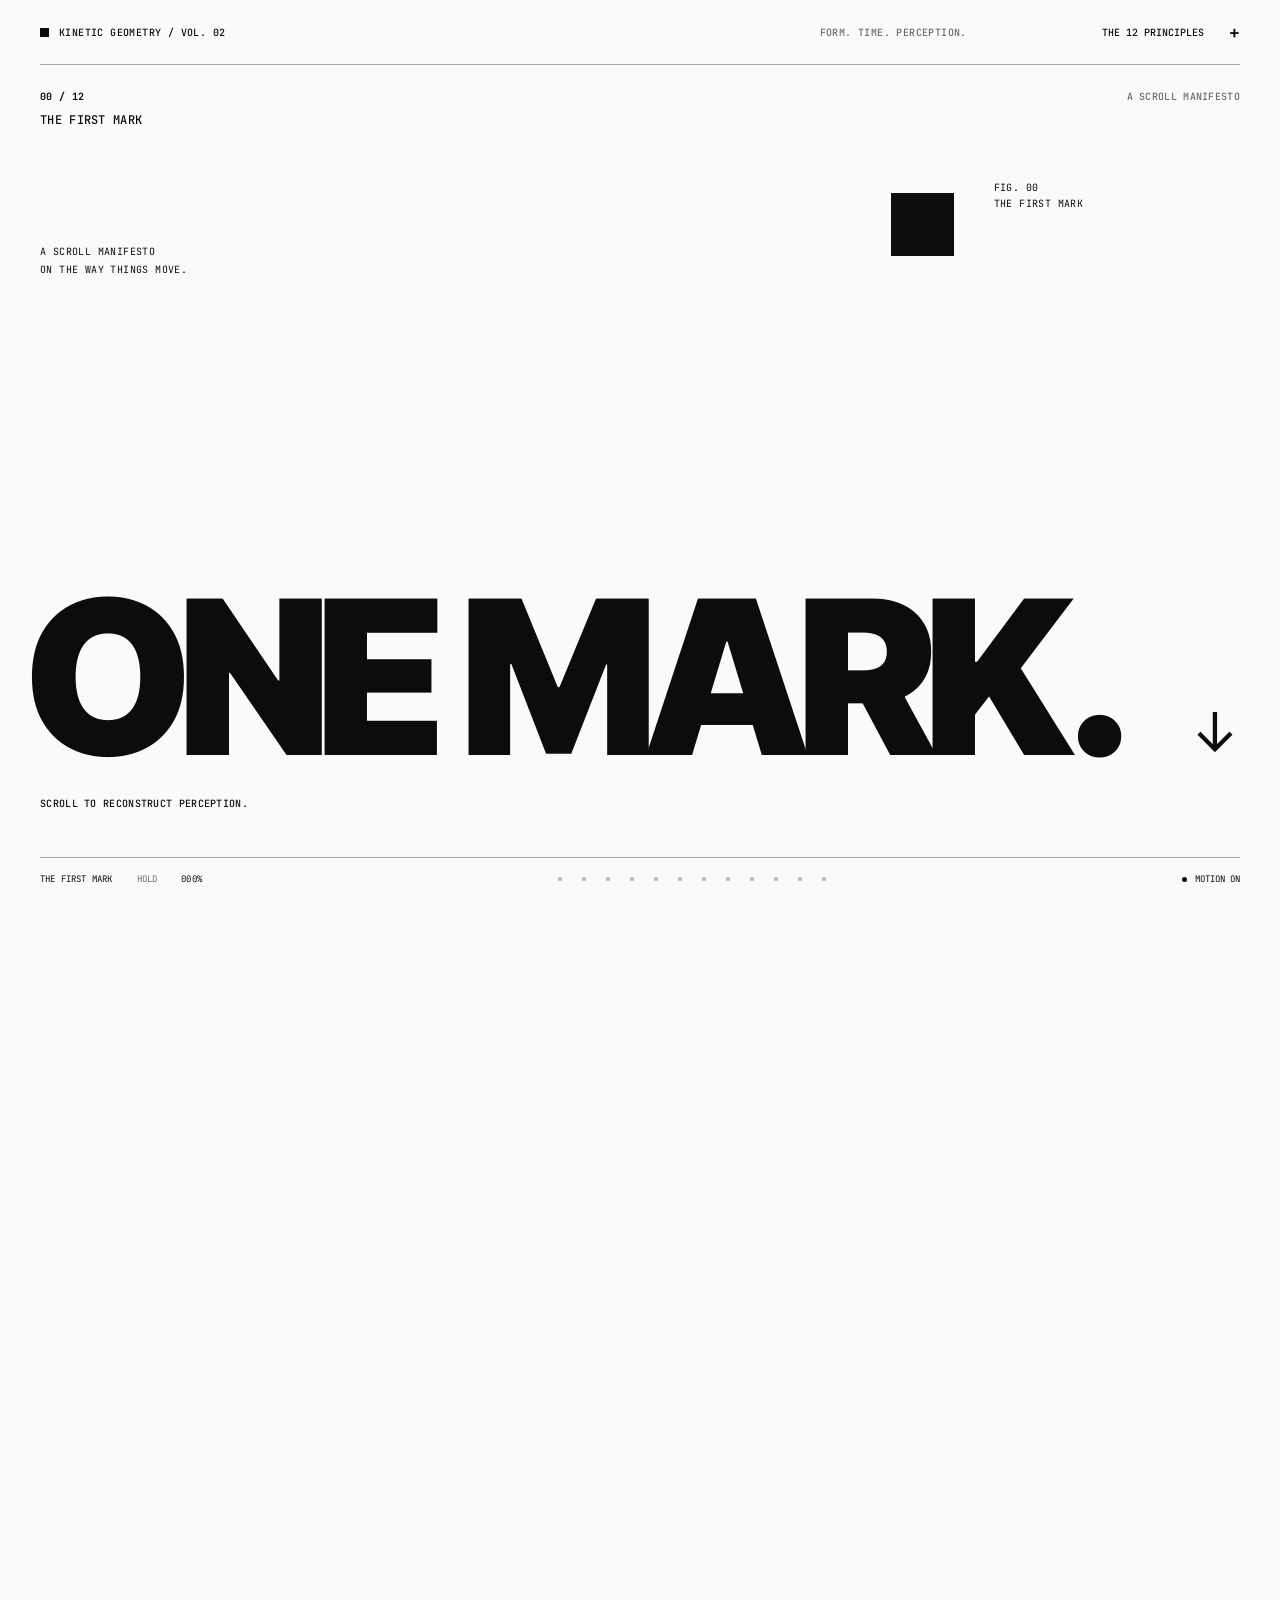
<file: scroll-manifesto.html>
<!DOCTYPE html>
<html lang="en">
<head>
<meta charset="UTF-8"><meta name="viewport" content="width=device-width,initial-scale=1,viewport-fit=cover">
<meta name="theme-color" content="#fafaf8">
<meta name="description" content="One mark. Twelve ways to think. A scroll manifesto on form, time and perception, inspired by the 12 principles of animation.">
<title>ONE MARK. TWELVE WAYS TO THINK. — KINETIC GEOMETRY</title>
<link rel="icon" href="data:image/svg+xml,%3Csvg xmlns='http://www.w3.org/2000/svg' viewBox='0 0 32 32'%3E%3Cpath fill='%230c0c0c' d='M4 4h24v24H4z'/%3E%3C/svg%3E">
<link rel="preconnect" href="https://fonts.googleapis.com"><link rel="preconnect" href="https://fonts.gstatic.com" crossorigin>
<link href="https://fonts.googleapis.com/css2?family=Inter+Tight:wght@400;600;700;800;900&family=JetBrains+Mono:wght@400;500;700&display=swap" rel="stylesheet">
<style>
:root{--paper:#fafaf8;--ink:#0c0c0c;--yellow:#ffe500;--pink:#ff2d87;--ghost:#e5e5e2;--display:'Inter Tight','Arial Narrow',Arial,sans-serif;--mono:'JetBrains Mono',monospace;--gutter:40px;--ui-ink:var(--ink);--ui-paper:var(--paper)}
*{box-sizing:border-box}html{scroll-behavior:auto;scrollbar-width:thin;scrollbar-color:#777 var(--paper)}body{margin:0;background:var(--paper);color:var(--ink);font-family:var(--display);-webkit-font-smoothing:antialiased}a{color:inherit}button{font:inherit;color:inherit}button,a{-webkit-tap-highlight-color:transparent}button{cursor:pointer}::selection{background:var(--pink);color:var(--ink)}:focus-visible{outline:2px solid var(--pink);outline-offset:6px}.sr-only{position:absolute!important;width:1px;height:1px;padding:0;margin:-1px;overflow:hidden;clip:rect(0,0,0,0);white-space:nowrap;border:0}
.skip{position:fixed;left:20px;top:-100px;z-index:100;background:var(--yellow);padding:14px}.skip:focus{top:70px}.masthead{position:fixed;z-index:20;top:0;left:0;right:0;height:65px;padding:0 var(--gutter);display:flex;align-items:center;justify-content:space-between;color:var(--ui-ink);font:500 10px/1.4 var(--mono);letter-spacing:.04em}.masthead::after{content:'';position:absolute;left:var(--gutter);right:var(--gutter);bottom:0;height:1px;background:currentColor;opacity:.35}.brand{text-decoration:none;display:flex;align-items:center;gap:10px}.brand i{width:9px;height:9px;background:currentColor}.mast-center{margin-left:auto;margin-right:9vw;opacity:.6}.index-toggle{background:transparent;border:0;padding:12px 0 12px 20px;display:flex;gap:25px;align-items:center;font:500 10px var(--mono)}.index-toggle span:last-child{font-size:18px}.progress{position:fixed;top:0;left:0;right:0;height:3px;z-index:40;background:transparent}.progress i{display:block;width:100%;height:100%;background:var(--pink);transform-origin:left;transform:scaleX(0)}
#stage{position:fixed;inset:0;overflow:hidden;background:var(--paper);isolation:isolate;pointer-events:none}.scene{position:absolute;inset:0;visibility:hidden;overflow:hidden}.scene.active{visibility:visible}#mark{position:absolute;left:72%;top:25%;width:10vmin;height:10vmin;background:var(--ink);z-index:4;transform:translate(-50%,-50%);will-change:transform,width,height;pointer-events:none}.scene .display{font-family:var(--display);font-weight:900;letter-spacing:-.055em;line-height:.82}.micro{font:400 10px/1.6 var(--mono);letter-spacing:.04em}.chapter-head{position:fixed;z-index:10;left:var(--gutter);right:var(--gutter);top:89px;display:flex;justify-content:space-between;color:var(--ui-ink);pointer-events:none;font:500 10px/1.5 var(--mono);letter-spacing:.03em}.chapter-head .chapter-name{display:block;margin-top:7px;font-size:12px}.chapter-act{opacity:.6;text-align:right}.chapter-no{font-weight:700}.chapter-foot{position:fixed;left:var(--gutter);right:var(--gutter);bottom:70px;z-index:10;color:var(--ui-ink);display:grid;grid-template-columns:1fr auto;align-items:end;gap:24px}.provocation{margin:0;font-size:clamp(19px,2.5vw,35px);font-weight:800;line-height:1;letter-spacing:-.045em;max-width:70vw}.study-link{font:400 9px/1.5 var(--mono);text-underline-offset:5px;text-align:right;padding:12px 0}.chapter-foot[hidden]{display:none}.bottom-hud{position:fixed;z-index:20;bottom:0;left:var(--gutter);right:var(--gutter);height:43px;border-top:1px solid color-mix(in srgb,var(--ui-ink) 35%,transparent);color:var(--ui-ink);display:flex;justify-content:space-between;align-items:center;font:400 9px var(--mono);letter-spacing:.02em}.hud-left{display:flex;gap:24px}.phase{opacity:.6}.chapter-dots{display:flex;gap:0}.chapter-dots a{width:24px;height:34px;display:grid;place-items:center;text-decoration:none;position:relative}.chapter-dots a::after{content:'';width:4px;height:4px;background:currentColor;opacity:.25}.chapter-dots a[aria-current]::after{opacity:1;height:10px}.motion-toggle{border:0;background:none;font:inherit;padding:12px 0;display:flex;gap:8px;align-items:center}.motion-toggle i{width:5px;height:5px;background:currentColor;border-radius:50%}.motion-toggle[aria-pressed=true] i{background:var(--pink)}.scroll-track{height:240vh;position:relative;pointer-events:none}.scroll-track:first-child{height:230vh}.scroll-track:last-child{height:210vh}.track-copy{position:absolute;width:1px;height:1px;overflow:hidden;clip-path:inset(50%)}.track-copy a{pointer-events:auto}
.chapter-index{position:fixed;inset:65px 0 0;z-index:30;background:var(--paper);padding:38px var(--gutter) 50px;color:var(--ink);overflow:auto}.chapter-index[hidden]{display:none}.index-intro{display:flex;align-items:baseline;justify-content:space-between;border-bottom:1px solid var(--ink);padding-bottom:25px;margin-bottom:10px}.index-intro h2{font-size:clamp(42px,7vw,100px);line-height:.9;letter-spacing:-.07em;margin:0;font-weight:900}.index-intro span{font:10px var(--mono)}.index-links{display:grid;grid-template-columns:1fr 1fr;column-gap:50px}.index-links a{display:flex;gap:23px;text-decoration:none;border-bottom:1px solid #ccc;padding:17px 0;align-items:baseline;font-size:clamp(18px,2.3vw,31px);font-weight:800;letter-spacing:-.035em}.index-links a b{font:10px var(--mono);letter-spacing:0}.index-links a span{margin-left:auto;font-size:20px}.index-links a:hover{background:var(--yellow)}.index-ending{display:flex;justify-content:space-between;margin-top:24px;font:10px var(--mono)}.index-ending a{text-underline-offset:5px}
.hero-top-note{position:absolute;top:27%;left:var(--gutter);line-height:1.8}.hero-mark-caption{position:absolute;left:calc(72% + 8vmin);top:calc(25% - 5vmin);line-height:1.6}.hero-title{position:absolute;left:calc(var(--gutter) - .07em);bottom:15%;font-size:clamp(90px,16.8vw,270px);margin:0;transform-origin:bottom left}.hero-title span{display:block}.hero-subtitle{font:500 10px var(--mono);letter-spacing:.03em;position:absolute;left:var(--gutter);bottom:10%}.hero-counter{position:absolute;right:4%;top:11%;font-size:min(71vw,100vh);letter-spacing:-.11em!important;line-height:.85!important;margin:0;clip-path:inset(100% 0 0 0)}.hero-yellow{position:absolute;inset:0;background:var(--yellow);clip-path:inset(0 100% 0 0);z-index:5}.hero-reveal{position:absolute;inset:0;z-index:6;padding:22vh var(--gutter) 0;clip-path:inset(0 100% 0 0)}.hero-reveal h1{font-size:clamp(65px,10.8vw,170px);line-height:.91!important;margin:0;max-width:1150px}.hero-reveal h1 span{display:block}.hero-reveal .hero-reveal-small{font:10px/1.8 var(--mono);margin-top:4vh;display:flex;gap:8vw}.hero-manifesto{z-index:7;position:absolute;right:var(--gutter);bottom:12%;font-size:clamp(19px,2.8vw,42px);font-weight:800;letter-spacing:-.045em;line-height:1}.hero-down{position:absolute;right:var(--gutter);bottom:15%;font-size:55px;font-weight:400}.hero-caption{font:10px var(--mono);position:absolute;left:var(--gutter);top:16%}
.c1-word{position:absolute;left:2%;top:30%;font-size:clamp(90px,20vw,320px);transform-origin:left bottom;white-space:nowrap}.c1-word span{display:inline-block}.c1-floor{position:absolute;left:0;right:0;top:72%;height:18%;background:var(--yellow);transform-origin:left}.c1-measure{position:absolute;left:var(--gutter);top:66%;font:10px var(--mono);border-bottom:1px solid var(--ink);width:23%;padding-bottom:13px}.c1-scale{position:absolute;right:var(--gutter);top:24%;height:43%;border-right:1px solid #aaa;width:18px;background:repeating-linear-gradient(to bottom,transparent 0 23px,#aaa 23px 24px);background-size:9px 24px;background-position:right;background-repeat:repeat-y}.c1-note{position:absolute;left:var(--gutter);top:22%;font:10px var(--mono)}
.c2-wait{position:absolute;left:var(--gutter);top:26%;font-size:clamp(90px,20.5vw,310px);line-height:1!important}.c2-space{position:absolute;top:62%;left:var(--gutter);width:45%;height:1px;background:var(--ink);transform-origin:left}.c2-arrow{position:absolute;right:8%;top:31%;font-size:13vw;font-weight:300}.c2-count{position:absolute;left:var(--gutter);top:69%;font:10px var(--mono)}.c2-slash{position:absolute;inset:-50%;background:var(--yellow);transform:translateX(-150%) rotate(-15deg)}.c2-now{position:absolute;top:32%;left:24%;font-size:clamp(100px,29vw,420px);clip-path:inset(0 100% 0 0)}
.c3-noise{position:absolute;inset:20% 4% 23%;display:grid;grid-template-columns:repeat(7,1fr);grid-template-rows:repeat(3,1fr);align-items:center;justify-items:center}.c3-noise span{font-size:clamp(30px,5vw,80px);font-weight:800;letter-spacing:-.08em}.c3-shutter{position:absolute;top:17%;bottom:20%;width:50%;background:var(--ink)}.c3-shutter.left{left:0;transform-origin:left}.c3-shutter.right{right:0;transform-origin:right}.c3-focus{position:absolute;left:var(--gutter);top:28%;font-size:clamp(80px,16.5vw,260px);color:var(--paper);clip-path:inset(0 100% 0 0);z-index:1}.c3-label{position:absolute;right:var(--gutter);top:71%;font:10px var(--mono);color:var(--paper);z-index:1}.c3-frame{position:absolute;left:62%;top:37%;width:20%;height:30%;border:1px solid var(--yellow);z-index:2;clip-path:polygon(0 0,20% 0,20% 1px,1px 1px,1px 20%,0 20%,0 0,100% 0,100% 20%,calc(100% - 1px) 20%,calc(100% - 1px) 1px,80% 1px,80% 0,100% 0,100% 100%,80% 100%,80% calc(100% - 1px),calc(100% - 1px) calc(100% - 1px),calc(100% - 1px) 80%,100% 80%,100% 100%,0 100%,0 80%,1px 80%,1px calc(100% - 1px),20% calc(100% - 1px),20% 100%,0 100%)}
.c4-title{position:absolute;left:var(--gutter);top:24%;font-size:clamp(90px,18vw,280px)}.c4-title span{display:block}.c4-line{position:absolute;inset:13% 0 14%;width:100%;height:73%;overflow:visible}.c4-line path{fill:none;stroke:var(--ink);stroke-width:1.5;vector-effect:non-scaling-stroke}.c4-orbit-word{position:absolute;left:50%;top:55%;font:10px var(--mono);letter-spacing:.12em}.c4-yellow{position:absolute;right:8%;top:35%;width:22vmin;height:22vmin;background:var(--yellow);border-radius:50%;transform:scale(0)}.c4-axis{position:absolute;left:var(--gutter);bottom:24%;font:10px/1.8 var(--mono)}
.end-yellow{position:absolute;inset:0;background:var(--yellow);clip-path:inset(0 100% 0 0)}.end-heading{position:absolute;left:var(--gutter);top:22%;font-size:clamp(62px,9.4vw,150px);letter-spacing:-.07em!important;margin:0;max-width:90%;line-height:.9!important;z-index:2}.end-heading span{display:block}.end-heading em{font-style:normal}.end-orbit{position:absolute;width:42vmin;height:42vmin;border:1px solid var(--ink);border-radius:50%;right:7%;top:34%;transform:rotate(-25deg) scaleY(.55)}.end-lines{position:absolute;right:var(--gutter);top:64%;width:30%;height:50px;background:repeating-linear-gradient(90deg,var(--ink) 0 1px,transparent 1px 12px)}.end-pink{position:absolute;right:8%;top:29%;width:3.4vmin;height:3.4vmin;background:var(--pink);border-radius:50%}.end-caption{position:absolute;left:var(--gutter);top:16%;font:10px var(--mono)}.end-cta{position:fixed;z-index:12;bottom:15%;left:var(--gutter);right:var(--gutter);display:flex;align-items:center;justify-content:space-between;gap:25px;pointer-events:auto}.end-cta[hidden]{display:none}.end-cta a{font-size:clamp(16px,2vw,28px);font-weight:800;text-decoration:none;border-bottom:2px solid;padding:10px 0;letter-spacing:-.03em}.end-cta button{font:10px var(--mono);border:0;background:transparent;padding:16px 0}.end-small{position:absolute;left:var(--gutter);bottom:25%;font:10px/1.7 var(--mono)}
noscript{display:block;position:relative;z-index:50;background:var(--paper);padding:100px var(--gutter);min-height:100vh}noscript h1{font-size:clamp(60px,10vw,150px);line-height:.9;letter-spacing:-.07em}noscript p{max-width:700px;font-size:20px;line-height:1.5}
@media(min-width:1800px){:root{--gutter:60px}}
@media(max-width:900px){:root{--gutter:26px}.mast-center{margin-right:5vw}.chapter-dots a{width:18px}.hero-reveal h1{font-size:12.3vw}.end-heading{font-size:10.5vw}.index-links{column-gap:30px}.c3-focus{top:36%}}
@media(max-width:699px){:root{--gutter:20px}.masthead{height:56px;font-size:8px}.brand{gap:7px}.brand i{width:7px;height:7px}.mast-center{display:none}.index-toggle{font-size:8px;gap:14px}.chapter-head{top:77px;font-size:8px}.chapter-head .chapter-name{font-size:10px;max-width:230px}.chapter-act{max-width:100px;font-size:8px}.chapter-foot{bottom:76px;display:block}.provocation{max-width:90%;font-size:25px;line-height:1.02}.study-link{display:inline-block;font-size:8px;margin-top:12px;padding:5px 0}.bottom-hud{height:43px;font-size:8px}.hud-left{gap:12px}.phase{display:none}.chapter-dots{display:none}.motion-toggle{font-size:8px}.hero-top-note{top:31%;font-size:9px;max-width:48%}.hero-mark-caption{left:auto;right:var(--gutter);top:18%;font-size:8px}.hero-title{bottom:23%;font-size:23.5vw;line-height:.85}.hero-title span{display:block}.hero-subtitle{bottom:18%;max-width:70%;font-size:8px;line-height:1.7}.hero-down{bottom:17%;font-size:38px}.hero-counter{top:25%;right:5%;font-size:88vw}.hero-reveal{padding-top:29vh}.hero-reveal h1{font-size:16.3vw;line-height:.94!important}.hero-reveal-small{font-size:8px!important;display:block!important;margin-top:5vh!important}.hero-reveal-small span{display:block;margin-top:10px}.hero-manifesto{font-size:28px;bottom:15%;left:var(--gutter);right:auto}.hero-caption{font-size:8px}.c1-word{top:38%;left:var(--gutter);font-size:23vw}.c1-floor{top:64%;height:13%}.c1-measure{top:58%;width:30%;font-size:8px}.c1-scale{top:26%;height:32%}.c1-note{top:24%;font-size:8px}.c2-wait{top:34%;font-size:25vw}.c2-arrow{top:48%;right:12%;font-size:22vw}.c2-count{top:62%;font-size:8px}.c2-space{top:55%;width:40%}.c2-now{top:37%;left:7%;font-size:34vw}.c3-noise{inset:24% 4% 28%;grid-template-columns:repeat(7,1fr)}.c3-noise span{font-size:28px}.c3-shutter{top:22%;bottom:26%}.c3-focus{top:34%;font-size:21vw}.c3-label{top:69%;font-size:8px}.c3-frame{left:58%;top:38%;width:28%;height:23%}.c4-title{top:28%;font-size:24vw}.c4-line{top:18%;height:53%}.c4-yellow{right:4%;top:40%;width:28vmin;height:28vmin}.c4-orbit-word{font-size:8px}.c4-axis{bottom:29%;font-size:8px}.chapter-index{inset:56px 0 0;padding-top:28px}.index-intro{padding-bottom:20px}.index-intro h2{font-size:50px}.index-intro span{font-size:8px;max-width:90px;text-align:right}.index-links{display:block}.index-links a{font-size:24px;padding:13px 0;gap:19px}.index-ending{font-size:8px;gap:20px;line-height:1.7}.end-heading{top:30%;font-size:13.1vw;line-height:.99!important}.end-orbit{right:1%;top:51%;width:55vmin;height:55vmin}.end-pink{top:24%;right:12%;width:6vmin;height:6vmin}.end-lines{top:68%;width:32%;height:25px}.end-caption{top:20%;font-size:8px}.end-small{bottom:27%;font-size:8px}.end-cta{bottom:13%;align-items:start;flex-direction:column;gap:12px}.end-cta a{font-size:16px;max-width:100%}.end-cta button{font-size:8px;padding:5px 0}.scroll-track{height:220vh}.scroll-track:first-child{height:210vh}}
@media(max-height:600px) and (min-width:700px){.chapter-head{top:76px}.chapter-foot{bottom:57px}.provocation{font-size:24px}.hero-reveal{padding-top:26vh}.hero-reveal h1{font-size:10vw}.hero-reveal-small{display:none!important}.end-heading{top:25%;font-size:8.3vw}}
@media(prefers-reduced-motion:reduce){*{scroll-behavior:auto!important}}
.is-exaggerating .masthead,.is-exaggerating .chapter-head,.is-exaggerating .chapter-foot,.is-exaggerating .bottom-hud{color:#fff;mix-blend-mode:difference}.is-exaggerating .bottom-hud{border-color:#fff}
#scene-3{clip-path:inset(17% 0 20%)}@media(max-width:699px){#scene-3{clip-path:inset(22% 0 26%)}}
/* ACT II: TIME / RESONANCE */
.c5-scene{background:#0c0c0c;color:#fafaf8}.c5-kicker{position:absolute;top:23%;left:8%;font:500 10px/1.5 var(--mono);letter-spacing:.04em}.c5-word{position:absolute;top:32%;left:7%;font:900 clamp(120px,23vw,390px)/.78 var(--display);letter-spacing:-.085em;white-space:nowrap;transform-origin:0 50%;will-change:transform}.c5-period{color:#ffe500}.c5-rail{position:absolute;left:69%;top:24%;width:21%;height:43%;display:flex;justify-content:space-between;align-items:stretch}.c5-rail i{display:block;flex:0 0 2px;background:#fafaf8;transform-origin:50% 100%;will-change:transform}.c5-after{position:absolute;left:44%;top:65%;font:800 clamp(22px,3.5vw,52px)/.88 var(--display);letter-spacing:-.035em;will-change:transform}.c5-rule{position:absolute;left:8%;right:70%;top:73%;height:2px;background:#ffe500;transform-origin:0 0}.c5-note{position:absolute;left:8%;right:8%;top:80%;display:flex;justify-content:space-between;font:400 9px/1.5 var(--mono);letter-spacing:.05em;color:#b1b1ac}
.c6-scene{background:#ffe500;color:#0c0c0c}.c6-title,.c6-bends{position:absolute;font:900 clamp(100px,18.5vw,290px)/.8 var(--display);letter-spacing:-.085em;white-space:nowrap;will-change:transform}.c6-title{left:8%;top:24%}.c6-bends{right:8%;top:59%;font-size:clamp(90px,16.2vw,252px)}.c6-trace{position:absolute;left:8%;right:8%;top:50%;display:flex;gap:16px;align-items:center;font:500 10px/1 var(--mono)}.c6-trace i{flex:1;height:1px;background:#0c0c0c;opacity:.4}.c6-frames{position:absolute;left:13%;right:13%;top:50%;height:0}.c6-frames i{position:absolute;width:13px;height:13px;border:1px solid #0c0c0c;border-radius:50%;transform:translate(-50%,-50%);background:#ffe500}.c6-legend{position:absolute;left:8%;right:8%;top:55%;display:flex;justify-content:space-between;font:400 9px/1.5 var(--mono);letter-spacing:.03em}.c6-curve{position:absolute;left:8%;top:64%;width:120px;font:400 8px/1.5 var(--mono);letter-spacing:.03em}.c6-curve svg{display:block;width:100%;height:70px;fill:none;stroke:#0c0c0c;stroke-width:.6}.c6-curve-path{stroke-width:2}.c6-curve span{display:block;margin-top:10px;white-space:nowrap}
.c7-scene{background:#fafaf8;color:#0c0c0c}.c7-head{position:absolute;left:8%;top:22%;font:900 clamp(75px,12vw,180px)/.78 var(--display);letter-spacing:-.075em}.c7-field{position:absolute;width:17vmin;height:17vmin;display:flex;justify-content:space-between;align-items:stretch;transform:translate(-50%,-50%) skewX(-22deg);will-change:left,top}.c7-field i{display:block;width:1px;height:100%;background:#0c0c0c}.c7-echo{position:absolute;left:59%;top:62%;font:900 clamp(54px,8vw,125px)/.82 var(--display);letter-spacing:-.065em;will-change:transform}.c7-main-note,.c7-echo-note{position:absolute;font:400 9px/1.4 var(--mono);letter-spacing:.04em;white-space:nowrap}.c7-direction{position:absolute;left:8%;top:72%;width:25%;display:flex;align-items:center;gap:0}.c7-direction span{height:1px;background:#0c0c0c;flex:1}.c7-direction b{font:400 24px/1 var(--mono);margin-left:-8px}
.c8-scene{background:#fafaf8;color:#0c0c0c}.c8-title{position:absolute;left:8%;top:24%;font:900 clamp(36px,6.9vw,108px)/.88 var(--display);letter-spacing:-.065em;will-change:transform}.c8-track{position:absolute;left:8%;right:8%;top:57%;height:36px;transform-origin:100% 0;will-change:transform,clip-path}.c8-baseline{position:absolute;top:0;width:100%;height:1px;background:#0c0c0c;opacity:.3}.c8-track>span{position:absolute;top:0;transform:translateX(-50%)}.c8-track i{display:block;width:5px;height:15px;background:#0c0c0c;transform:translate(-50%,-50%)}.c8-track b{position:absolute;left:-7px;top:20px;font:400 8px/1 var(--mono)}.c8-magnify{position:absolute;left:32%;top:41%;width:61%;height:41%;overflow:hidden;clip-path:inset(0 100% 0 0);pointer-events:none}.c8-magnify span{display:block;font:900 clamp(200px,38vw,580px)/.72 var(--display);letter-spacing:-.11em;transform-origin:50% 50%;padding-right:.12em}.c8-frame-label{position:absolute;left:8%;top:70%;font:400 9px/1.6 var(--mono);letter-spacing:.03em}.c8-frame-label span,.c8-frame-label b{display:block;font-weight:400}.c8-counter{position:absolute;left:8%;top:50%;display:flex;gap:7px;align-items:baseline;font:400 9px/1 var(--mono)}.c8-counter strong{font-weight:700;font-size:19px}.c8-measure{position:absolute;right:8%;top:25%;font:400 9px/1.7 var(--mono);text-align:right}
@media(max-width:699px){
.c5-kicker{top:23%;left:7%;font-size:9px}.c5-word{top:36%;left:6%;font-size:31vw;letter-spacing:-.08em}.c5-rail{left:72%;width:20%;top:25%;height:42%}.c5-rail i{flex-basis:1px}.c5-after{left:39%;top:60%;font-size:9.2vw}.c5-rule{left:7%;right:71%;top:67%}.c5-note{left:7%;right:7%;top:77%;display:block;font-size:8px}.c5-note span{display:block;margin-top:5px}
.c6-title{left:7%;top:28%;font-size:27vw}.c6-bends{left:6%;right:auto;top:61%;font-size:26.4vw}.c6-trace{left:7%;right:7%;top:49%;gap:10px;font-size:8px}.c6-frames{left:13%;right:13%;top:49%}.c6-frames i{width:8px;height:8px}.c6-legend{left:7%;right:7%;top:53%;display:block;font-size:8px}.c6-legend span{display:block}.c6-curve{left:72%;top:25%;width:70px}.c6-curve svg{height:45px}.c6-curve span{white-space:normal;font-size:7px;line-height:1.3;margin-top:5px}
.c7-head{left:7%;top:25%;font-size:24vw}.c7-field{width:23vmin;height:23vmin}.c7-echo{left:43%;top:62%;font-size:17vw}.c7-main-note,.c7-echo-note{font-size:8px}.c7-direction{left:7%;top:72%;width:24%}
.c8-title{left:7%;top:25%;font-size:10.8vw;line-height:.93}.c8-track{left:7%;right:7%;top:53%}.c8-track b{font-size:6px;left:-5px}.c8-track i{width:3px}.c8-magnify{left:22%;top:48%;width:71%;height:29%}.c8-magnify span{font-size:53vw;line-height:.85}.c8-frame-label{left:7%;top:74%;font-size:8px}.c8-counter{left:7%;top:43%;font-size:8px}.c8-measure{right:7%;top:36%;font-size:8px}
}
@media(max-height:650px) and (min-width:700px){.c5-kicker{top:28%}.c5-word{top:37%;font-size:19vw}.c5-after{top:66%;font-size:3vw}.c5-note{top:77%}.c6-title{top:29%;font-size:14vw}.c6-bends{top:59%;font-size:13vw}.c6-curve{top:60%;width:85px}.c6-curve svg{height:45px}.c7-head{top:28%;font-size:9vw}.c7-echo{top:61%;font-size:7vw}.c8-title{top:29%;font-size:5.7vw}.c8-magnify{top:43%;height:34%}.c8-magnify span{font-size:28vw}}

.c9-truth{position:absolute;top:19%;left:-.9%;font-family:var(--display);font-size:25vw;font-weight:900;line-height:.72;letter-spacing:-.075em;white-space:nowrap;transform-origin:65% 50%}
.c9-percent{position:absolute;top:43%;left:5%;font-family:var(--display);font-size:24vw;font-weight:900;line-height:.84;letter-spacing:-.08em;white-space:nowrap;transform-origin:0 50%}
.c9-percent span{font-size:.49em;vertical-align:top;display:inline-block;line-height:1.2;margin-left:.035em}
.c9-yellow{position:absolute;left:0;top:61%;height:12%;width:46%;background:#ffe500;transform-origin:0 50%}
.c9-measure{position:absolute;left:58%;right:6%;top:70%;display:flex;align-items:center;gap:18px;font:10px/1.5 var(--mono)}
.c9-measure i{height:1px;background:#0c0c0c;flex:1;position:relative}.c9-measure i:after{content:"";position:absolute;right:0;top:-4px;height:9px;width:1px;background:#0c0c0c}
.c9-point{position:absolute;left:69%;top:48%;font:10px/1.5 var(--mono)}
.c9-scale{position:absolute;right:6%;top:20%;font:10px var(--mono);writing-mode:vertical-rl}
.c10-title{position:absolute;left:5.5%;top:24%;font:900 10.3vw/.78 var(--display);letter-spacing:-.065em}.c10-title span{display:inline-block;margin-top:.15em}
.c10-field{position:absolute;left:42%;right:7%;top:25%;height:47%;--clear:1}
.c10-field i{position:absolute;left:calc(var(--x) * 100% / 7);top:calc(var(--y) * 100% / 5);width:1.9vmin;height:1.9vmin;border-radius:50%;background:#0c0c0c;transform:translate(-50%,-50%)}
.c10-field .c10-clearing{opacity:var(--clear)}
.c10-selected{position:absolute;left:65%;top:64%;font:9px var(--mono);display:flex;align-items:center;gap:10px;white-space:nowrap;transform:translateX(-40%)}
.c10-selected i{width:18px;height:18px;background:#ffe500;display:block}
.c10-footnote{position:absolute;left:6%;top:73%;font:10px var(--mono)}
.c11-dimension{position:absolute;left:4%;top:26%;font:900 26vw/.85 var(--display);letter-spacing:-.08em;white-space:nowrap}
.c11-dimension span{display:inline-block}.c11-dimension #c11-three{position:absolute;left:0;top:0}.c11-dimension i{font-style:normal;font-size:.6em;vertical-align:top;display:inline-block;margin-top:.03em}
.c11-diagram{position:absolute;left:65%;top:50%;width:14vmin;height:14vmin;transform:translate(-50%,-50%)}
.c11-diagram svg{display:block;width:100%;height:100%;overflow:visible}
.c11-guide{position:absolute;top:66%;left:50%;right:7%;border-top:1px solid #0c0c0c;padding-top:14px;font:10px/1.5 var(--mono)}
.c11-guide:before,.c11-guide:after{content:"";position:absolute;top:-5px;width:1px;height:9px;background:#0c0c0c}.c11-guide:before{left:0}.c11-guide:after{right:0}
.c11-mode{position:absolute;left:6%;top:72%;font:10px var(--mono)}
.c11-axis{position:absolute;right:6%;top:21%;width:35px;height:35px;border-left:1px solid #0c0c0c;border-bottom:1px solid #0c0c0c;font:8px var(--mono)}
.c11-axis span:first-child{position:absolute;left:41px;bottom:-4px}.c11-axis span:last-child{position:absolute;left:-3px;top:-13px}
.c12-eyebrow{position:absolute;left:6%;top:19%;font:10px var(--mono)}
.c12-title{position:absolute;left:4.3%;top:24%;font:900 17.5vw/.78 var(--display);letter-spacing:-.068em;white-space:nowrap;transform-origin:50% 50%}
.c12-track{position:absolute;left:12%;right:12%;top:66%;height:1px;background:#0c0c0c;display:flex;justify-content:space-between}
.c12-track i{display:block;width:1px;height:10px;background:#0c0c0c;transform:translateY(-5px)}
.c12-pose,.c12-ghost{position:absolute;box-sizing:border-box;border:1px solid #0c0c0c;transform:translate(-50%,-50%);background:transparent}
.c12-a{left:22%;top:54%;width:12vmin;height:12vmin}.c12-b{left:50%;top:50%;width:6vmin;height:24vmin;transform:translate(-50%,-50%) rotate(-12deg)}.c12-c{left:75%;top:54%;width:18vmin;height:18vmin;transform:translate(-50%,-50%) rotate(12deg)}
.c12-ghost{border-color:#aaa9a4}
.c12-label{position:absolute;top:69%;font:900 30px var(--display);letter-spacing:-.04em}.c12-label span{font:9px var(--mono);letter-spacing:0;margin-left:9px;vertical-align:middle}.c12-la{left:18%}.c12-lb{left:46%}.c12-lc{left:71%}
.c12-edit{position:absolute;left:6%;right:6%;top:78%;display:flex;justify-content:space-between;font:9px var(--mono)}
@media(max-width:699px){
 .c9-truth{top:25%;font-size:28vw;left:-1%}.c9-percent{top:39%;left:4%;font-size:37vw}.c9-yellow{top:53%;height:8%;width:63%}.c9-measure{left:7%;right:7%;top:69%;font-size:9px}.c9-point{left:61%;top:60%;font-size:8px}.c9-scale{top:21%;right:6%;font-size:8px}
 .c10-title{top:21%;left:6%;font-size:17vw;line-height:.82}.c10-title br{display:none}.c10-title span{margin-left:.12em;margin-top:0}.c10-field{left:12%;right:12%;top:39%;height:26%}.c10-field i{width:1.8vmin;height:1.8vmin}.c10-selected{top:69%;left:65%;font-size:8px;gap:7px}.c10-selected i{width:14px;height:14px}.c10-footnote{top:76%;font-size:8px}
 .c11-dimension{left:6%;top:25%;font-size:38vw}.c11-diagram{left:60%;top:54%;width:19vmin;height:19vmin}.c11-guide{left:25%;right:7%;top:68%;font-size:9px}.c11-mode{left:6%;top:76%;font-size:8px}.c11-axis{top:26%;right:10%;width:25px;height:25px}.c11-axis span:first-child{left:30px}
 .c12-eyebrow{top:23%;font-size:8px}.c12-title{top:29%;font-size:18vw;left:3%}.c12-label{top:67%;font-size:25px}.c12-label span{display:block;font-size:7px;margin-left:0;margin-top:4px}.c12-la{left:15%}.c12-lb{left:44%}.c12-lc{left:73%}.c12-track{top:64%}.c12-edit{top:77%;font-size:8px}.c12-a{top:52%}.c12-b{top:49%;height:20vmin}.c12-c{top:54%}
}
@media(min-width:700px) and (max-height:700px){.c9-truth{top:22%;font-size:22vw}.c9-percent{top:46%;font-size:17vw}.c9-yellow{top:61%;height:10%}.c9-measure{top:67%}.c10-title{top:27%;font-size:9vw}.c10-field{top:28%;height:38%}.c10-footnote{top:70%}.c11-dimension{top:29%;font-size:21vw}.c11-guide{top:64%}.c11-mode{top:70%}.c12-eyebrow{top:23%}.c12-title{top:29%;font-size:13vw}.c12-edit{top:76%}.c12-label{top:65%;font-size:24px}.c12-track{top:62%}}


/* v1.1 / the same strokes survive the three selected chapter boundaries. */
.continuity-layer{position:absolute;inset:0;width:100%;height:100%;overflow:visible;pointer-events:none;z-index:2}
.continuity-layer path{fill:none;vector-effect:non-scaling-stroke;stroke-linecap:round;stroke-linejoin:round}
.c4-title{z-index:3;transform-origin:20% 65%}.c4-yellow{left:0;top:0;right:auto;transform:translate(-50%,-50%)}
.c4-orbit-word{z-index:3;white-space:nowrap}.c4-axis{z-index:3}
.c6-legend{top:55%}.c6-curve{opacity:.7}
.end-heading{z-index:5}.end-small{bottom:24%}.end-cta{bottom:12%}
.study-link{font-size:11px;min-height:44px;display:flex;align-items:center;justify-content:flex-end}
.brand,.index-toggle,.motion-toggle{min-height:44px}.end-cta button,.index-ending a{min-height:44px;display:flex;align-items:center}
@media(min-width:700px) and (max-width:900px) and (orientation:portrait){
 .c4-title{top:26%;font-size:20vw}.c4-axis{bottom:25%}.c4-yellow{width:20vmin;height:20vmin}
 .end-heading{top:25%;font-size:10.5vw}.end-small{bottom:24%}
 .chapter-dots{display:none}
}
@media(max-width:699px){
 .c4-title{top:27%;font-size:24vw}.c4-axis{bottom:28%;font-size:9px}
 .c4-yellow{width:24vmin;height:24vmin}.c4-orbit-word{font-size:8px;letter-spacing:0}
 .c6-legend{top:54%;font-size:9px}.c6-curve{top:23%;left:74%;width:65px}
 .chapter-foot{bottom:62px}.study-link{display:inline-flex;justify-content:flex-start;font-size:11px;padding:10px 0;margin-top:4px}
 .masthead{font-size:9px}.index-toggle{font-size:9px;gap:10px;padding-left:8px}
 .motion-toggle{font-size:9px}.bottom-hud{font-size:8px}.hud-left{gap:8px}
 .end-heading{top:26%;font-size:13.1vw;line-height:.99!important}.end-small{bottom:25%;font-size:9px}
 .end-caption{top:20%;font-size:8px}.end-cta{bottom:9%;gap:4px}.end-cta button{font-size:10px;padding:10px 0}
 .end-cta a{font-size:16px}.index-ending{font-size:10px}
}

/* v1.1: weight leaves a trace; equal beats expose unequal distances. */
.c1-memory{position:absolute;left:72%;top:72%;width:28vmin;height:3.572vmin;border:1px solid var(--ink);transform:translate(-50%,-100%);opacity:0;pointer-events:none}
.c8-track{top:61%;height:38px;transform:none;clip-path:none}.c8-track>span{transform:none}.c8-track b{display:none}.c8-track>span:nth-of-type(1) b,.c8-track>span:nth-of-type(6) b,.c8-track>span:nth-of-type(12) b{display:block;font-size:9px;left:0;transform:translateX(-50%);top:19px}
.c8-linear{top:49%}.c8-row-name{position:absolute;left:0;top:-30px;font:400 9px/1.4 var(--mono);letter-spacing:.04em}.c8-interval{position:absolute;top:-6px;height:12px;background:var(--yellow)}.c8-linear .c8-interval{height:8px;top:-4px;background:#e5e5e2}.c8-equal-active{position:absolute;top:0;width:2vmin;height:2vmin;background:var(--ink);transform:translate(-50%,-50%)}
.c8-counter{top:40%}.c8-frame-label{top:70%}.c8-measure{top:25%}.c8-title{max-width:76%}
@media(min-width:700px) and (max-width:900px){.c1-word{font-size:21vw;top:33%}.c1-measure{top:64%;width:28%}.c8-title{font-size:8.1vw;top:26%}.c8-measure{top:37%;font-size:8px}.c8-counter{top:42%}.c8-linear{top:51%}.c8-track:not(.c8-linear){top:61%}}
@media(max-width:699px){.c1-word{top:36%;font-size:23vw}.c1-measure{top:55%;width:34%}.c1-memory{top:64%}.c8-title{max-width:91%;font-size:10.8vw;top:25%}.c8-measure{top:36%;font-size:8px}.c8-counter{top:40%}.c8-track{left:7%;right:7%;top:60%}.c8-linear{top:49%}.c8-row-name{font-size:8px;top:-26px}.c8-track>span:nth-of-type(1) b,.c8-track>span:nth-of-type(6) b,.c8-track>span:nth-of-type(12) b{font-size:8px;top:18px}.c8-frame-label{top:68%;font-size:9px}.c8-track i{height:13px}}

/* Keep the mass in its own lane; portrait layouts have their own type placement. */
.c1-word{font-size:clamp(90px,17vw,280px)}
@media(min-width:901px){.c8-counter{top:43%}}
@media(min-width:700px) and (max-width:900px){.c1-word{font-size:18vw;top:33%}}
@media(max-width:699px){
 .c1-word{top:14.5%;font-size:21vw}.c1-note{top:26.5%}.c1-measure{font-size:10px}
 .c4-axis{font-size:10px}.c6-legend{font-size:10px}
 .c8-row-name,.c8-frame-label{font-size:10px}.c8-measure{font-size:9px}
}

#end-meaning{clip-path:inset(0 0 100% 0)}
</style>
</head><body>
<a class="skip" id="skip-link" href="#chapter-index">Skip to chapter index</a>
<div class="progress" aria-hidden="true"><i id="overall-progress"></i></div>
<header class="masthead"><a class="brand" id="brand" href="#begin" aria-label="Kinetic Geometry, back to beginning"><i aria-hidden="true"></i>KINETIC GEOMETRY / VOL. 02</a><span class="mast-center">FORM. TIME. PERCEPTION.</span><button class="index-toggle" id="index-toggle" aria-controls="chapter-index" aria-expanded="false">THE 12 PRINCIPLES <span id="index-symbol" aria-hidden="true">+</span></button></header>
<div id="stage" aria-hidden="true"><div class="scene active" id="scene-0" aria-hidden="true">
 <div class="hero-top-note micro">A SCROLL MANIFESTO<br>ON THE WAY THINGS MOVE.</div>
 <div class="hero-mark-caption micro" id="hero-mark-caption">FIG. 00<br>THE FIRST MARK</div>
 <div class="hero-title display" id="hero-title">ONE MARK.</div>
 <div class="hero-subtitle" id="hero-subtitle">SCROLL TO RECONSTRUCT PERCEPTION.</div>
 <div class="hero-down" id="hero-down">↓</div>
 <div class="hero-counter display" id="hero-counter">12</div>
 <div class="hero-yellow" id="hero-yellow"></div>
 <div class="hero-reveal" id="hero-reveal"><h1 class="display"><span>ONE MARK.</span><span>TWELVE WAYS</span><span>TO THINK.</span></h1><div class="hero-reveal-small"><span>12 PRINCIPLES OF ANIMATION<br>RECOMPOSED THROUGH SCROLL.</span><span>A STUDY IN FORM,<br>TIME &amp; PERCEPTION.</span></div></div>
 <div class="hero-manifesto" id="hero-manifesto">DON'T JUST MOVE THINGS.<br>MOVE MINDS.</div>
</div>
<div class="scene" id="scene-1" aria-hidden="true"><div class="c1-note">ACT I &nbsp; / &nbsp; FORM → EXPECTATION</div><div class="c1-floor" id="c1-floor"></div><div class="c1-memory" id="c1-memory"></div><div class="c1-word display" id="c1-word">WEIGHT.</div><div class="c1-measure" id="c1-measure">VOLUME: CONSTANT</div><div class="c1-scale"></div></div>
<div class="scene" id="scene-2" aria-hidden="true"><div class="c2-wait display" id="c2-wait">WAIT.</div><div class="c2-space" id="c2-space"></div><div class="c2-arrow" id="c2-arrow">↗</div><div class="c2-count" id="c2-count">THE SPACE BEFORE THE ACTION.</div><div class="c2-slash" id="c2-slash"></div><div class="c2-now display" id="c2-now">NOW.</div></div>
<div class="scene" id="scene-3" aria-hidden="true"><div class="c3-noise" id="c3-noise"><span>↗</span><span>+</span><span>02</span><span>↙</span><span>●</span><span>×</span><span>↘</span><span>□</span><span>08</span><span>↖</span><span>+</span><span>○</span><span>12</span><span>↑</span><span>×</span><span>→</span><span>●</span><span>04</span><span>↓</span><span>+</span><span>↗</span></div><div class="c3-shutter left" id="c3-left"></div><div class="c3-shutter right" id="c3-right"></div><div class="c3-focus display" id="c3-focus">ONLY<br>THIS.</div><div class="c3-frame" id="c3-frame"></div><div class="c3-label" id="c3-label">ATTENTION IS AN ACT OF SUBTRACTION.</div></div>
<div class="scene" id="scene-4" aria-hidden="true"><div class="c4-yellow" id="c4-yellow"></div><div class="c4-title display" id="c4-title"><span>TAKE</span><span>A TURN.</span></div><div class="c4-orbit-word" id="c4-orbit-word">DIRECTION ≠ DESTINATION</div><div class="c4-axis" id="c4-axis">A STRAIGHT LINE ARRIVES.<br>A CURVE TELLS A STORY.</div></div>
<div class="scene c5-scene" id="scene-5" aria-hidden="true">
  <div class="c5-kicker">A STOP IS ONLY<br>THE BEGINNING.</div>
  <div class="c5-word" id="c5-word">STILL<span class="c5-period">.</span></div>
  <div class="c5-after" id="c5-after">AND<br>THEN SOME.</div>
  <div class="c5-rule" id="c5-rule"></div>
  <div class="c5-note" id="c5-note"><span>MAIN ACTION / COMPLETE</span><span>RESONANCE / ONGOING</span></div>
</div>
<div class="scene c6-scene" id="scene-6" aria-hidden="true">
  <div class="c6-title" id="c6-title">TIME</div>
  <div class="c6-bends" id="c6-bends">BENDS.</div>
  <div class="c6-trace"><span>IN</span><i></i><span>OUT</span></div>
  <div class="c6-legend"><span>GATHER AT THE EDGES.</span><span id="c6-caption">RELEASE THROUGH THE CENTRE.</span></div>
  <div class="c6-curve" aria-hidden="true"><svg viewBox="0 0 120 70"><path d="M2 66H118M2 66V4"/><path class="c6-curve-path" d="M3 65C65 65 54 5 117 5"/></svg><span>VELOCITY HAS A SHAPE.</span></div>
</div>
<div class="scene c7-scene" id="scene-7" aria-hidden="true">
  <div class="c7-head">SAY<br>LESS.</div>
  <div class="c7-field" id="c7-field" aria-hidden="true"><i></i><i></i><i></i><i></i><i></i><i></i><i></i><i></i><i></i><i></i><i></i><i></i></div>
  <div class="c7-echo" id="c7-echo">LEAVE<br>MORE.</div>
  <div class="c7-main-note" id="c7-main-note">01 / ACTION</div>
  <div class="c7-echo-note" id="c7-echo-note">02 / THE AFTERIMAGE</div>
  <div class="c7-direction"><span></span><b>→</b></div>
</div>
<div class="scene c8-scene" id="scene-8" aria-hidden="true">
  <div class="c8-title" id="c8-title">SAME TIME.<br>DIFFERENT WEIGHT.</div>
  <div class="c8-track" id="c8-track"><div class="c8-row-name">VARIABLE DISTANCE / SAME BEAT</div><div class="c8-baseline"></div><div class="c8-interval" id="c8-distance"></div><span id="c8-frame-0"><i></i><b>01</b></span><span id="c8-frame-1"><i></i><b>02</b></span><span id="c8-frame-2"><i></i><b>03</b></span><span id="c8-frame-3"><i></i><b>04</b></span><span id="c8-frame-4"><i></i><b>05</b></span><span id="c8-frame-5"><i></i><b>06</b></span><span id="c8-frame-6"><i></i><b>07</b></span><span id="c8-frame-7"><i></i><b>08</b></span><span id="c8-frame-8"><i></i><b>09</b></span><span id="c8-frame-9"><i></i><b>10</b></span><span id="c8-frame-10"><i></i><b>11</b></span><span id="c8-frame-11"><i></i><b>12</b></span></div>
  <div class="c8-track c8-linear" id="c8-linear"><div class="c8-row-name">EQUAL DISTANCE / EQUAL BEAT</div><div class="c8-baseline"></div><div class="c8-interval" id="c8-equal-distance"></div><span id="c8-equal-0"><i></i></span><span id="c8-equal-1"><i></i></span><span id="c8-equal-2"><i></i></span><span id="c8-equal-3"><i></i></span><span id="c8-equal-4"><i></i></span><span id="c8-equal-5"><i></i></span><span id="c8-equal-6"><i></i></span><span id="c8-equal-7"><i></i></span><span id="c8-equal-8"><i></i></span><span id="c8-equal-9"><i></i></span><span id="c8-equal-10"><i></i></span><span id="c8-equal-11"><i></i></span><div class="c8-equal-active" id="c8-equal-active"></div></div>
  <div class="c8-frame-label" id="c8-frame-label"><span>THE SPACE BETWEEN</span><b>IS THE WHOLE STORY.</b></div>
  <div class="c8-counter"><span>FRAME</span><strong id="c8-counter">01</strong><span>/ 12</span></div>
  <div class="c8-measure">Δt = CONSTANT<br>Δx = EVERYTHING</div>
</div>

<div class="scene" id="scene-9" aria-hidden="true">
  <div class="c9-truth" id="c9-truth">TRUTH</div>
  <div class="c9-yellow" id="c9-yellow"></div>
  <div class="c9-percent" id="c9-percent">400<span>%</span></div>
  <div class="c9-measure" id="c9-measure"><i></i><span>EXAGGERATE THE FORM.<br>KEEP THE FEELING.</span></div>
  <div class="c9-point" id="c9-point">A SMALL POINT.<br>A BIG DIFFERENCE.</div>
  <div class="c9-scale" id="c9-scale">SCALE / 1.00</div>
</div>
<div class="scene" id="scene-10" aria-hidden="true">
  <div class="c10-title">LOOK.<br><span>AGAIN.</span></div>
  <div class="c10-field" id="c10-field">
    <i style="--x:0;--y:0"></i><i style="--x:1;--y:0"></i><i style="--x:2;--y:0"></i><i style="--x:3;--y:0"></i><i style="--x:4;--y:0"></i><i style="--x:5;--y:0"></i><i style="--x:6;--y:0"></i><i style="--x:7;--y:0"></i>
    <i style="--x:0;--y:1"></i><i style="--x:1;--y:1"></i><i style="--x:2;--y:1"></i><i style="--x:3;--y:1"></i><i style="--x:4;--y:1"></i><i style="--x:5;--y:1"></i><i style="--x:6;--y:1"></i><i style="--x:7;--y:1"></i>
    <i style="--x:0;--y:2"></i><i style="--x:1;--y:2"></i><i style="--x:2;--y:2"></i><i class="c10-clearing" style="--x:3;--y:2"></i><i class="c10-clearing" style="--x:4;--y:2"></i><i style="--x:5;--y:2"></i><i style="--x:6;--y:2"></i><i style="--x:7;--y:2"></i>
    <i style="--x:0;--y:3"></i><i style="--x:1;--y:3"></i><i style="--x:2;--y:3"></i><i class="c10-clearing" style="--x:3;--y:3"></i><i class="c10-clearing" style="--x:4;--y:3"></i><i style="--x:5;--y:3"></i><i style="--x:6;--y:3"></i><i style="--x:7;--y:3"></i>
    <i style="--x:0;--y:4"></i><i style="--x:1;--y:4"></i><i style="--x:2;--y:4"></i><i style="--x:3;--y:4"></i><i style="--x:4;--y:4"></i><i style="--x:5;--y:4"></i><i style="--x:6;--y:4"></i><i style="--x:7;--y:4"></i>
    <i style="--x:0;--y:5"></i><i style="--x:1;--y:5"></i><i style="--x:2;--y:5"></i><i style="--x:3;--y:5"></i><i style="--x:4;--y:5"></i><i style="--x:5;--y:5"></i><i style="--x:6;--y:5"></i><i style="--x:7;--y:5"></i>
  </div>
  <div class="c10-selected" id="c10-selected"><i></i><span>ONE OF A KIND.</span></div>
  <div class="c10-footnote">DIFFERENCE IS A MAGNET.</div>
</div>
<div class="scene" id="scene-11" aria-hidden="true">
  <div class="c11-dimension"><span id="c11-two">2</span><span id="c11-three">3</span><i>D</i></div>
  <div class="c11-diagram">
    <svg viewBox="0 0 100 100" preserveAspectRatio="none">
      <polygon id="c11-top" fill="#ffe500" stroke="#0c0c0c" stroke-width="1" vector-effect="non-scaling-stroke" points="0,0 100,0 100,0 0,0"/>
      <polygon id="c11-side" fill="#e5e5e2" stroke="#0c0c0c" stroke-width="1" vector-effect="non-scaling-stroke" points="100,0 100,100 100,100 100,0"/>
      <path id="c11-depth" d="M0 0L0 0" fill="none" stroke="#0c0c0c" stroke-width="1" stroke-dasharray="3 4" vector-effect="non-scaling-stroke"/>
    </svg>
  </div>
  <div class="c11-guide" id="c11-guide"><span>FORM IS HOW<br>YOU LOOK AT IT.</span></div>
  <div class="c11-mode" id="c11-mode">SURFACE / NO DEPTH</div>
  <div class="c11-axis"><span>X</span><span>Y</span></div>
</div>
<div class="scene" id="scene-12" aria-hidden="true">
  <div class="c12-eyebrow">THE ART IS IN THE</div>
  <div class="c12-title" id="c12-title">BETWEEN.</div>
  <div class="c12-track" id="c12-track"><i></i><i></i><i></i></div>
  <div class="c12-ghost" id="c12-g0"></div><div class="c12-ghost" id="c12-g1"></div><div class="c12-ghost" id="c12-g2"></div><div class="c12-ghost" id="c12-g3"></div><div class="c12-ghost" id="c12-g4"></div><div class="c12-ghost" id="c12-g5"></div><div class="c12-ghost" id="c12-g6"></div><div class="c12-ghost" id="c12-g7"></div><div class="c12-ghost" id="c12-g8"></div>
  <div class="c12-label c12-la">A <span>/ INTENT</span></div><div class="c12-label c12-lb">B <span>/ TENSION</span></div><div class="c12-label c12-lc">C <span>/ RELEASE</span></div>
  <div class="c12-edit" id="c12-edit"><span>03 KEY POSES</span><span id="c12-count">00 INBETWEENS</span></div>
</div>

<div class="scene" id="scene-13" aria-hidden="true"><div class="end-yellow" id="end-yellow"></div><div class="end-caption">THE RECOMPOSITION &nbsp; / &nbsp; TWELVE BECOME ONE.</div><h2 class="end-heading display" id="end-heading"><span>PRINCIPLES</span><span>ARE NOT RULES.</span><span id="end-meaning">THEY ARE <em>LEVERS.</em></span></h2><div class="end-small">ONE MARK. TWELVE WAYS TO THINK.<br>NOW MAKE SOMETHING MOVE.</div></div>
<svg class="continuity-layer" id="flow-field" aria-hidden="true"><path id="flow-0"/><path id="flow-1"/><path id="flow-2"/><path id="flow-3"/><path id="flow-4"/><path id="flow-5"/><path id="flow-6"/><path id="flow-7"/><path id="flow-8"/><path id="flow-9"/><path id="flow-10"/><path id="flow-11"/></svg><svg class="continuity-layer" id="recomposition-field" aria-hidden="true"><path id="end-orbit"/><path id="end-lever"/><g id="end-echo"><path id="end-echo-0"/><path id="end-echo-1"/><path id="end-echo-2"/><path id="end-echo-3"/><path id="end-echo-4"/><path id="end-echo-5"/><path id="end-echo-6"/><path id="end-echo-7"/></g><path id="end-pose-0"/><path id="end-pose-1"/><path id="end-pose-2"/><circle id="end-pink" fill="#ff2d87"/></svg><div id="mark"></div></div>
<div class="chapter-head"><div><span class="chapter-no" id="chapter-no">00 / 12</span><span class="chapter-name" id="chapter-name">THE FIRST MARK</span></div><div class="chapter-act" id="chapter-act">A SCROLL MANIFESTO</div></div>
<div class="chapter-foot" id="chapter-foot" hidden><p class="provocation" id="provocation"></p><a class="study-link" id="study-link" href="index.html">EXPLORE STUDY ↗</a></div>
<div class="end-cta" id="end-cta" hidden><a href="index.html">EXPLORE THE 12 INTERACTIVE STUDIES ↗</a><button id="replay">BACK TO THE FIRST MARK ↑</button></div>
<footer class="bottom-hud"><div class="hud-left"><span id="hud-chapter">THE FIRST MARK</span><span class="phase" id="hud-phase">HOLD</span><span id="hud-percent">000%</span></div><nav class="chapter-dots" id="chapter-dots" aria-label="Quick chapter navigation"></nav><button class="motion-toggle" id="motion-toggle" aria-pressed="false" aria-label="Toggle still edition to reduce motion"><i aria-hidden="true"></i><span id="motion-label">MOTION ON</span></button></footer>
<nav class="chapter-index" id="chapter-index" aria-label="The twelve principles" hidden><div class="index-intro"><h2>TWELVE WAYS.</h2><span>CHOOSE A POINT<br>OF DEPARTURE.</span></div><div class="index-links" id="index-links"></div><div class="index-ending"><a href="#recomposition" data-jump="13">THE RECOMPOSITION ↗</a><a href="index.html">THE INTERACTIVE STUDIES ↗</a></div></nav>
<main id="scroll-story" aria-label="Twelve principles scroll manifesto"></main>
<noscript><h1>ONE MARK.<br>TWELVE WAYS<br>TO THINK.</h1><p>DON'T JUST MOVE THINGS. MOVE MINDS.</p><p>This manifesto uses JavaScript to turn your scroll into motion. The twelve interactive studies are also available from the original index.</p><p>PRINCIPLES ARE NOT RULES. THEY ARE LEVERS.</p><a href="index.html">EXPLORE THE 12 INTERACTIVE STUDIES →</a></noscript>
<script>
'use strict';
// KINETIC GEOMETRY / Scroll is a playhead, never a simulation clock.
const INK='#0c0c0c', PAPER='#fafaf8', YELLOW='#ffe500', PINK='#ff2d87';
const $=id=>document.getElementById(id);
const clamp=(v,a=0,b=1)=>Math.min(b,Math.max(a,v));
const mix=(a,b,t)=>a+(b-a)*t;
const range=(a,b,p)=>clamp((p-a)/(b-a));
const ease=t=>{t=clamp(t);return t*t*(3-2*t)};
const cache=new Map();
function set(id,styles){let el=cache.get(id);if(!el){el=$(id);cache.set(id,el)}for(const key in styles)el.style[key]=styles[key]}
const tx=(id,transform)=>set(id,{transform});

// Pixel-space curves keep the drawn path, its tangent and the travelling marks identical.
const blendPoint=(a,b,t)=>({x:mix(a.x,b.x,t),y:mix(a.y,b.y,t)});
const pointText=p=>`${p.x.toFixed(3)} ${p.y.toFixed(3)}`;
function curveD(a,c,b){return `M${pointText(a)} Q${pointText(c)} ${pointText(b)}`}
function quadPoint(curve,t){const u=1-t;return {x:u*u*curve.a.x+2*u*t*curve.c.x+t*t*curve.b.x,y:u*u*curve.a.y+2*u*t*curve.c.y+t*t*curve.b.y}}
function arcCurve(p,ctx){
 const bend=ease(range(.15,.55,p)), portrait=ctx.w/ctx.h<1;
 return {a:{x:-.07*ctx.w,y:.66*ctx.h},c:{x:mix(.49,.625,bend)*ctx.w,y:mix(.66,portrait?(ctx.mobile?.34:.44):-.12,bend)*ctx.h},b:{x:1.077*ctx.w,y:.66*ctx.h}};
}
function arcSegment(curve,a,b){const start=quadPoint(curve,a),end=quadPoint(curve,b),d={x:2*((1-a)*(curve.c.x-curve.a.x)+a*(curve.b.x-curve.c.x)),y:2*((1-a)*(curve.c.y-curve.a.y)+a*(curve.b.y-curve.c.y))};return [start,{x:start.x+d.x*(b-a)/2,y:start.y+d.y*(b-a)/2},end]}
const edgeEase=t=>(1-Math.cos(Math.PI*t))/2;
const flowOrder=[0,1,2,4,7,9,10,11,3,5,6,8];
function railLine(j,p,ctx){
 const lag=.16+j*.028,offset=c5Settle(p,lag,10),stretch=mix(.65,1,ease(range(lag,lag+.35,p)));
 const x=(ctx.mobile?.72:.69)+(ctx.mobile?.20:.21)*j/7, bottom=(.67+offset/100)*ctx.h,top=bottom-(ctx.mobile?.42:.43)*ctx.h*stretch;
 return [{x:x*ctx.w,y:top},{x:x*ctx.w,y:(top+bottom)/2},{x:x*ctx.w,y:bottom}];
}
function sampleLine(j,ctx){const x=(.13+.74*edgeEase(flowOrder[j]/11))*ctx.w,y=(ctx.mobile?.49:.5)*ctx.h;return [{x,y:y-.05},{x,y},{x,y:y+.05}]}
function flowField(i,p,ctx){
 const exit4=ease(range(.8,1,p)),exit5=ease(range(.78,1,p));
 let stroke=INK;
 if(i===4)stroke=exit4<.55?INK:PAPER;
 if(i===5)stroke=exit5<.38?PAPER:INK;
 for(let j=0;j<12;j++){
  let points,opacity=1,width=1.5;
  if(i===4){if(j>=8){opacity=0;points=sampleLine(j,ctx)}else{const arc=arcSegment(arcCurve(Math.min(p,.8),ctx),j/8,(j+1)/8),rail=railLine(j,0,ctx);points=arc.map((a,k)=>blendPoint(a,rail[k],exit4))}}
  else if(i===5){const target=sampleLine(j,ctx);points=j<8?railLine(j,p,ctx).map((a,k)=>blendPoint(a,target[k],exit5)):target;opacity=j<8?1:exit5; width=mix(1.5,ctx.mobile?4:6,exit5)}
  else {points=sampleLine(j,ctx);width=ctx.mobile?4:6;opacity=1}
  const path=$('flow-'+j);path.setAttribute('d',curveD(...points));set('flow-'+j,{stroke,strokeWidth:width,opacity});
 }
}
function colorMix(a,b,t){const rgb=c=>[1,3,5].map(k=>parseInt(c.slice(k,k+2),16));const aa=rgb(a),bb=rgb(b);return '#'+aa.map((v,k)=>Math.round(mix(v,bb[k],t)).toString(16).padStart(2,'0')).join('')}
function endGeometry(ctx){return {x:ctx.mobile?68:78,y:ctx.mobile?62:70,w:ctx.mobile?10:8,h:ctx.mobile?10:8,r:-12,fill:INK}}
function posePoints(pose,ctx){
 const unit=Math.min(ctx.w,ctx.h)/100,angle=pose.r*Math.PI/180;
 return [[-1,-1],[1,-1],[1,1],[-1,1]].map(([x,y])=>({x:pose.x*ctx.w/100+x*pose.w*unit/2*Math.cos(angle)-y*pose.h*unit/2*Math.sin(angle),y:pose.y*ctx.h/100+x*pose.w*unit/2*Math.sin(angle)+y*pose.h*unit/2*Math.cos(angle)}));
}
function keyPoses(ctx){return [{x:22,y:ctx.mobile?52:54,w:12,h:12,r:0},{x:50,y:ctx.mobile?49:50,w:6,h:ctx.mobile?20:24,r:-12},{x:75,y:54,w:18,h:18,r:12}]}
function gatheredPoses(ctx){const g=endGeometry(ctx);return [{x:g.x-20,y:g.y+2,w:10,h:10,r:-12},{x:g.x-8,y:g.y,w:4,h:15,r:-12},{x:g.x+10,y:g.y-3,w:12,h:12,r:-12}]}
function drawPoseOutline(id,points,opacity){$(id).setAttribute('d',`M${points.map(pointText).join(' L')} Z`);set(id,{stroke:INK,strokeWidth:1,opacity})}
function composeField(p,ctx){
 const g=endGeometry(ctx),unit=Math.min(ctx.w,ctx.h)/100,settle=ease(range(.12,.75,p));set('end-echo',{opacity:1});
 const pivot={x:g.x*ctx.w/100,y:g.y*ctx.h/100},angle=mix(-.42,-.16,ease(range(.12,.72,p)));
 const onLever=t=>({x:pivot.x+t*ctx.w*Math.cos(angle),y:pivot.y+t*ctx.w*Math.sin(angle)});
 const left=onLever(ctx.mobile?-.43:-.29),right=onLever(ctx.mobile?.23:.15);
 $('end-lever').setAttribute('d',`M${pointText(left)} L${pointText(right)}`);set('end-lever',{stroke:INK,strokeWidth:2,opacity:ease(range(.08,.42,p))});
 const radius=(ctx.mobile?.23:.15)*ctx.w,start=-.72,end=mix(.34,.1,settle),a={x:pivot.x+radius*Math.cos(start),y:pivot.y+radius*Math.sin(start)},b={x:pivot.x+radius*Math.cos(end),y:pivot.y+radius*Math.sin(end)};
 $('end-orbit').setAttribute('d',`M${pointText(a)} A${radius} ${radius} 0 0 1 ${pointText(b)}`);set('end-orbit',{stroke:INK,strokeWidth:1,opacity:ease(range(.08,.34,p))});
 const poses=gatheredPoses(ctx);
 for(let j=0;j<3;j++){
  const t=(ctx.mobile?[-.39,-.19,.13]:[-.27,-.13,.08])[j],center=onLever(t),normal={x:-Math.sin(angle)*6,y:Math.cos(angle)*6};
  const tick=[{x:center.x-normal.x,y:center.y-normal.y},{x:center.x-normal.x,y:center.y-normal.y},{x:center.x+normal.x,y:center.y+normal.y},{x:center.x+normal.x,y:center.y+normal.y}];
  drawPoseOutline('end-pose-'+j,posePoints(poses[j],ctx).map((a,k)=>blendPoint(a,tick[k],settle)),mix(.5,1,settle));
 }
 const echo=ease(range(.12,.35,p))*(1-ease(range(.45,.75,p)));
 for(let j=0;j<8;j++){const x=pivot.x+mix(.08,.13,settle)*ctx.w+j*unit*.55; $('end-echo-'+j).setAttribute('d',`M${x} ${pivot.y-unit*(9-j*.45)} L${x} ${pivot.y+unit*3}`);set('end-echo-'+j,{stroke:INK,strokeWidth:1,opacity:echo*.45})}
 $('end-pink').setAttribute('cx',right.x);$('end-pink').setAttribute('cy',right.y);$('end-pink').setAttribute('r',unit*(ctx.mobile?2.4:1.7));set('end-pink',{opacity:ease(range(.22,.58,p))});
}

const renderers=[];
renderers[0]=(p,ctx)=>{
 const grow=ease(range(.08,.3,p)), wipe=ease(range(.38,.55,p)), hand=ease(range(.82,1,p));
 set('hero-counter',{clipPath:`inset(${100*(1-grow)}% 0 0 0)`,opacity:1-wipe});
 set('hero-title',{transform:`translateY(${grow*25}vh)`,opacity:1-grow});
 set('hero-subtitle',{opacity:1-grow});set('hero-down',{opacity:1-grow});
 set('hero-mark-caption',{opacity:1-grow});
 set('hero-yellow',{clipPath:`inset(0 ${100*(1-wipe)}% 0 0)`});
 set('hero-reveal',{clipPath:`inset(0 ${100*(1-wipe)}% 0 0)`,transform:`translateY(${-hand*5}vh)`});
 set('hero-manifesto',{opacity:range(.55,.63,p)*(1-hand)});
 return {x:mix(72,82,grow),y:mix(25,48,grow),w:mix(7,55,grow)*(1-wipe)+10*wipe,h:mix(7,55,grow)*(1-wipe)+10*wipe,r:0,fill:INK,opacity:1-range(.23,.34,p)+range(.8,.91,p)};
};
renderers[1]=(p,ctx)=>{
 const fall=ease(range(.14,.39,p)), compression=ease(range(.39,.49,p)), rebound=range(.49,.69,p), finish=ease(range(.73,.9,p));
 const x=ctx.mobile?72:84, floor=ctx.mobile?64:72, vhPerVmin=Math.min(ctx.w,ctx.h)/ctx.h;
 const dent=(1.35*compression*(1-ease(rebound))+.22*compression)*vhPerVmin;
 let w=mix(10,28,compression),h=100/w;
 if(p>=.49){w=mix(mix(28,6,ease(range(0,.28,rebound))),10,ease(range(.28,1,rebound)));h=100/w;}
 w=mix(w,28,finish);h=mix(h,4,finish);
 const y=mix(25,floor+dent-h*vhPerVmin/2,fall)-31*Math.sin(rebound*Math.PI);
 const letterStretch=Math.sin(rebound*Math.PI);
 tx('c1-word',`scaleY(${1+letterStretch*(ctx.mobile?.12:.45)}) translateY(${-letterStretch*(ctx.mobile?0:3)}%)`);
 const floorDepth=ctx.mobile?13:18, notch=dent/floorDepth*100;
 set('c1-floor',{transform:'none',clipPath:`polygon(0 0,${x-16}% 0,${x-8}% ${notch*.35}%,${x}% ${notch}%,${x+8}% ${notch*.35}%,${x+16}% 0,100% 0,100% 100%,0 100%)`});
 set('c1-memory',{left:x+'%',top:`${floor+dent}%`,width:`${mix(10,28,compression)}vmin`,height:`${100/mix(10,28,compression)}vmin`,opacity:compression*(.44-.27*ease(rebound)+.1*ease(range(.69,.73,p)))*(1-finish*.4)});
 set('c1-measure',{opacity:1-finish*.5});
 return {x,y,w,h,r:0,fill:INK};
};
renderers[2]=(p)=>{
 const pull=ease(range(.13,.3,p)),launch=range(.46,.53,p),after=range(.58,.7,p),out=ease(range(.83,1,p));
 tx('c2-space',`scaleX(${1-.3*pull})`);tx('c2-arrow',`translateX(${-15*pull}%)`);
 tx('c2-slash',`translateX(${mix(-150,150,range(.46,.65,p))}%) rotate(-15deg)`);
 set('c2-wait',{clipPath:`inset(0 0 0 ${launch*100}%)`});set('c2-count',{opacity:1-launch});set('c2-arrow',{opacity:1-launch});
 set('c2-now',{clipPath:`inset(0 ${100*(1-launch)}% 0 0)`});
 return{x:mix(50-12*pull,115,launch)*(1-after)+50*after,y:mix(70,50,after),w:mix(28,84,after),h:mix(4,.6,after),r:0,fill:INK,opacity:1};
};
renderers[3]=(p)=>{
 const close=ease(range(.22,.55,p)),reveal=ease(range(.52,.64,p)),out=ease(range(.82,1,p));
 tx('c3-left',`scaleX(${close*(1-out)})`);tx('c3-right',`scaleX(${close*(1-out)})`);
 tx('c3-noise',`scale(${1+close*.3}) rotate(${close*7}deg)`);
 set('c3-focus',{clipPath:`inset(0 ${100*(1-reveal)}% 0 0)`,opacity:1-out});set('c3-label',{opacity:reveal*(1-out)});set('c3-frame',{opacity:close*(1-out)});
 return{x:72,y:52,w:mix(84,10,range(.1,.42,p)),h:mix(.6,10,range(.1,.42,p)),r:0,fill:close>.7?YELLOW:INK};
};
renderers[4]=(p,ctx)=>{
 const travel=ease(range(.2,.8,p)),hand=ease(range(.8,1,p)),curve=arcCurve(Math.min(p,.8),ctx),t=mix(.82,.2,travel);
 const point=quadPoint(curve,t),yellow=quadPoint(curve,clamp(t+.14)),tangent=Math.atan2((1-t)*(curve.c.y-curve.a.y)+t*(curve.b.y-curve.c.y),(1-t)*(curve.c.x-curve.a.x)+t*(curve.b.x-curve.c.x))*180/Math.PI;
 flowField(4,p,ctx);
 tx('c4-title',`translate(${-travel*3}%,${-hand*12}%) rotate(${tangent*.12}deg)`);
 set('c4-title',{opacity:1-hand,color:colorMix(INK,PAPER,hand)});
 set('c4-yellow',{left:yellow.x+'px',top:yellow.y+'px',opacity:1-hand,transform:`translate(-50%,-50%) scale(${ease(range(.15,.45,p))})`});
 set('c4-orbit-word',{left:'auto',right:'8%',top:ctx.mobile?'59%':'69%',transform:`rotate(${tangent*.18}deg)`,opacity:1-hand});set('c4-axis',{opacity:1-hand});
 $('stage').style.background=colorMix(PAPER,INK,hand);
 document.documentElement.style.setProperty('--ui-ink',hand<.55?INK:PAPER);
 return {x:mix(point.x/ctx.w*100,50,hand),y:mix(point.y/ctx.h*100,50,hand),w:mix(10,12,hand),h:mix(10,12,hand),r:mix(tangent,45,hand),fill:colorMix(INK,YELLOW,hand)};
};
renderers[13]=(p,ctx)=>{
 const build=ease(range(.05,.65,p)),meaning=ease(range(.4,.6,p));
 set('end-yellow',{clipPath:`inset(0 ${100*(1-build)}% 0 0)`});
 set('end-meaning',{clipPath:meaning===1?'none':`inset(0 0 ${100*(1-meaning)}% 0)`});
 tx('end-heading',`translateY(${(1-build)*3}vh)`);composeField(p,ctx);
 return endGeometry(ctx);
};

// ACT II. Every pose is a pure function of scroll progress.
function c5Settle(p,start,distance){const q=range(start,start+.39,p);return q===0?distance:distance*Math.exp(-7*q)*Math.cos(q*10);}
renderers[5]=function(p,ctx){
 const land=ease(range(.16,.39,p)),exit=ease(range(.78,1,p)),yellow=exit>=.38;
 tx('c5-word',`translate3d(${mix(21,0,land)}vw,${-exit*10}vh,0)`);
 tx('c5-after',`translate3d(${c5Settle(p,.34,28)}vw,${c5Settle(p,.36,7)}vh,0)`);
 tx('c5-rule',`scaleX(${ease(range(.4,.71,p))})`);tx('c5-note',`translate3d(0,${c5Settle(p,.42,6)}vh,0)`);
 for(const selector of ['.c5-kicker','#c5-word','#c5-after','#c5-rule','#c5-note'])document.querySelector(selector).style.opacity=1-exit;
 // Match the existing flow-stroke cut: every foreground changes with the colour plane.
 set('scene-5',{background:yellow?YELLOW:INK,color:yellow?INK:PAPER});flowField(5,p,ctx);
 set('c5-note',{color:yellow?INK:'#b1b1ac'});set('c5-rule',{background:yellow?INK:YELLOW});
 document.querySelector('.c5-period').style.color=yellow?INK:YELLOW;
 document.documentElement.style.setProperty('--ui-ink',yellow?INK:PAPER);
 return {x:mix(mix(50,ctx.mobile?66:79,land),13,exit),y:mix(mix(50,54,land),ctx.mobile?49:50,exit),w:mix(mix(12,1.2,land),ctx.mobile?7.5:6,exit),h:mix(mix(12,ctx.mobile?29:24,land),ctx.mobile?7.5:6,exit),r:mix(45,0,land),fill:yellow?INK:YELLOW,radius:50*exit};
};
renderers[6]=function(p,ctx){
 const journey=edgeEase(range(.22,.77,p));flowField(6,p,ctx);
 tx('c6-title',`translate3d(${mix(0,ctx.mobile?7:15,journey)}vw,0,0)`);
 tx('c6-bends',`translate3d(${mix(ctx.mobile?5:12,0,journey)}vw,0,0)`);
 return {x:mix(13,87,journey),y:ctx.mobile?49:50,w:ctx.mobile?7.5:6,h:ctx.mobile?7.5:6,r:0,fill:INK,radius:50};
};
renderers[7]=function(p,ctx){
  const motion=range(.17,.78,p),echo=ease(range(.29,.9,p));
  const x=mix(29,72,motion),trail=mix(21,61,echo),y=ctx.mobile?51:52;
  set('c7-field',{left:`${trail}%`,top:`${y}%`});
  tx('c7-echo',`translate3d(${mix(9,0,echo)}vw,0,0)`);
  set('c7-main-note',{left:`${x-4}%`,top:`${y-11}%`});
  set('c7-echo-note',{left:`${trail-7}%`,top:`${y+(ctx.mobile?8:12)}%`});
  return {x,y,w:ctx.mobile?13:10,h:ctx.mobile?13:10,r:0,fill:'#0c0c0c',radius:mix(50,0,ease(range(.65,.86,p)))};
};
const c8Positions=Array.from({length:12},(_,i)=>(i/11)**1.8);
renderers[8]=function(p,ctx){
  const step=Math.min(11,Math.floor(range(.16,.85,p)*12)),previous=Math.max(0,step-1);
  for(let i=0;i<12;i++){
    set('c8-frame-'+i,{left:`${100*c8Positions[i]}%`,opacity:i===step?'1':'.52'});
    set('c8-equal-'+i,{left:`${100*i/11}%`,opacity:i===step?'1':'.52'});
  }
  set('c8-distance',{left:`${100*c8Positions[previous]}%`,width:`${100*(c8Positions[step]-c8Positions[previous])}%`});
  set('c8-equal-distance',{left:`${100*previous/11}%`,width:`${100*(step-previous)/11}%`});
  set('c8-equal-active',{left:`${100*step/11}%`});
  $('c8-counter').textContent=String(step+1).padStart(2,'0');
  tx('c8-track','none');set('c8-track',{clipPath:'none'});
  tx('c8-title','none');tx('c8-frame-label','none');
  return {x:(ctx.mobile?7:8)+(ctx.mobile?86:84)*c8Positions[step],y:ctx.mobile?60:61,w:2,h:2,r:0,fill:INK,radius:0};
};

// ACT III: states depend only on normalized chapter progress.
renderers[9] = function(p, ctx) {
  const grow = ease(range(.18,.43,p));
  const collapse = ease(range(.44,.67,p));
  const magnification = mix(1,22,grow) * (1-collapse) + .2*collapse;
  const amount = mix(10,190,grow) * (1-collapse) + 2*collapse;
  const textScale = mix(1,1.16,grow) - .16*collapse;
  tx('c9-truth',`scale(${textScale}) translateX(${-5*grow*(1-collapse)}%)`);
  tx('c9-percent',`translateX(${-14*grow*(1-collapse)}%) scale(${mix(1,1.12,grow)*(1-.107*collapse)})`);
  set('c9-yellow',{transform:`scaleX(${mix(1,.72,collapse)})`});
  set('c9-measure',{opacity:String(ease(range(.57,.72,p)))});
  set('c9-point',{opacity:String(ease(range(.59,.7,p)))});
  $('c9-scale').textContent = `SCALE / ${magnification.toFixed(2)}`;
  return {x:65,y:50,w:amount,h:amount,r:0,fill:collapse>.88?'#ff2d87':'#0c0c0c',radius:collapse>.88?50:0};
};
renderers[10] = function(p, ctx) {
  const selection = ease(range(.19,.56,p));
  const settle = Math.sin(range(.38,.68,p)*Math.PI)*7;
  set('c10-field',{opacity:String(mix(.42,.76,selection))});
  $('c10-field').style.setProperty('--clear',String(1-selection));
  set('c10-selected',{opacity:String(ease(range(.4,.6,p))),transform:`translateX(-40%) translateY(${mix(10,0,selection)}px)`});
  return {x:65,y:50,w:mix(2,ctx.mobile?17:14,selection),h:mix(2,ctx.mobile?17:14,selection),r:mix(0,-12,selection)-settle,fill:selection<.35?'#ff2d87':'#0c0c0c',radius:mix(50,27,selection),borderRadius:`${mix(50,48,selection)}% ${mix(50,48,selection)}% ${mix(50,4,selection)}% ${mix(50,48,selection)}%`};
};
renderers[11] = function(p, ctx) {
  const rise = ease(range(.19,.4,p));
  const flatten = ease(range(.5,.73,p));
  const d = 56*rise;
  const gap = 14*flatten;
  const lerpPoint = (a,b)=>`${mix(a[0],b[0],flatten).toFixed(2)},${mix(a[1],b[1],flatten).toFixed(2)}`;
  const topA = [[0,0],[100,0],[100+d,-d],[d,-d]];
  const topB = [[0,-gap],[100,-gap],[100,-100-gap],[0,-100-gap]];
  const sideA = [[100,0],[100,100],[100+d,100-d],[100+d,-d]];
  const sideB = [[100+gap,0],[100+gap,100],[200+gap,100],[200+gap,0]];
  $('c11-top').setAttribute('points',topA.map((pt,i)=>lerpPoint(pt,topB[i])).join(' '));
  $('c11-side').setAttribute('points',sideA.map((pt,i)=>lerpPoint(pt,sideB[i])).join(' '));
  $('c11-depth').setAttribute('d',`M0 100L${d*(1-flatten)} ${100-d*(1-flatten)}L${d*(1-flatten)} ${-d*(1-flatten)}`);
  set('c11-depth',{opacity:String(rise*(1-flatten))});
  const solid = p>=.32 && p<.59;
  set('c11-two',{opacity:solid?'0':'1'});set('c11-three',{opacity:solid?'1':'0'});
  $('c11-mode').textContent = solid?'VOLUME / PARALLEL PROJECTION':p>.59?'SURFACE / A DIFFERENT PERSPECTIVE':'SURFACE / NO DEPTH';
  set('c11-guide',{opacity:String(mix(.4,1,rise))});
  return {x:ctx.mobile?60:65,y:ctx.mobile?54:50,w:ctx.mobile?19:14,h:ctx.mobile?19:14,r:0,fill:'#0c0c0c',radius:0};
};
renderers[12] = function(p, ctx) {
  const poses = keyPoses(ctx);
  function between(t){const n=Math.min(1,Math.floor(t*2)), f=clamp(t*2-n),a=poses[n],b=poses[n+1];return {x:mix(a.x,b.x,f),y:mix(a.y,b.y,f),w:mix(a.w,b.w,f),h:mix(a.h,b.h,f),r:mix(a.r,b.r,f)};}
  let pose;
  if(p<.18)pose=poses[0];else if(p<.34)pose=poses[1];else if(p<.5)pose=poses[2];else if(p<.76)pose=between(Math.round(range(.5,.76,p)*10)/10);else pose=poses[2];
  const build = range(.5,.69,p), remove = range(.77,.91,p);
  const count = Math.max(0,Math.floor(build*9)-Math.floor(remove*9));
  for(let i=0;i<9;i++){
    const ghost=between((i+1)/10), visible=i<Math.floor(build*9)&&i>=Math.floor(remove*9);
    set(`c12-g${i}`,{left:`${ghost.x}%`,top:`${ghost.y}%`,width:`${ghost.w}vmin`,height:`${ghost.h}vmin`,transform:`translate(-50%,-50%) rotate(${ghost.r}deg)`,opacity:visible?'.48':'0'});
  }
  const exit = ease(range(.82,1,p));
  const gathered=gatheredPoses(ctx);
  poses.forEach((source,i)=>drawPoseOutline('end-pose-'+i,posePoints(source,ctx).map((point,k)=>blendPoint(point,posePoints(gathered[i],ctx)[k],exit)),mix(.65,.5,exit)));
  for(const id of ['end-orbit','end-lever','end-echo','end-pink'])set(id,{opacity:0});
  document.querySelectorAll('.c12-label,.c12-eyebrow').forEach(el=>el.style.opacity=1-exit);
  set('c12-title',{opacity:1-exit});set('c12-edit',{opacity:1-exit});set('c12-track',{opacity:1-exit});
  tx('c12-title',`translateY(${-8*exit}%) scale(${1+.06*exit})`);
  set('c12-track',{transform:`scaleX(${1-.22*exit})`});
  $('c12-count').textContent=`${String(count).padStart(2,'0')} INBETWEENS`;
  const end=endGeometry(ctx);return {x:mix(pose.x,end.x,exit),y:mix(pose.y,end.y,exit),w:mix(pose.w,end.w,exit),h:mix(pose.h,end.h,exit),r:mix(pose.r,end.r,exit),fill:INK,radius:0};
};


const chapters=[
 {n:'00',name:'THE FIRST MARK',act:'A SCROLL MANIFESTO',copy:"DON'T JUST MOVE THINGS. MOVE MINDS.",file:''},
 {n:'01',name:'SQUASH & STRETCH',act:'ACT I / FORM & EXPECTATION',copy:'WEIGHT IS A DESIGN DECISION.',file:'01-squash.html'},
 {n:'02',name:'ANTICIPATION',act:'ACT I / FORM & EXPECTATION',copy:'THE FUTURE CASTS A SHADOW.',file:'02-anticipation.html'},
 {n:'03',name:'STAGING',act:'ACT I / FORM & EXPECTATION',copy:'WHAT YOU HIDE IS WHAT THEY SEE.',file:'03-staging.html'},
 {n:'04',name:'THE ARC',act:'ACT I / FORM & EXPECTATION',copy:'GIVE DIRECTION A PERSONALITY.',file:'04-arc.html'},
 {n:'05',name:'FOLLOW THROUGH',act:'ACT II / TIME & RESONANCE',copy:'THE END IS NEVER THE END.',file:'05-follow-through.html'},
 {n:'06',name:'SLOW IN / SLOW OUT',act:'ACT II / TIME & RESONANCE',copy:'TIME BENDS AT THE EDGES.',file:'06-easing.html'},
 {n:'07',name:'SECONDARY ACTION',act:'ACT II / TIME & RESONANCE',copy:'LET THE ECHO TELL THE STORY.',file:'07-secondary-action.html'},
 {n:'08',name:'TIMING & SPACING',act:'ACT II / TIME & RESONANCE',copy:'SPACING IS MASS.',file:'08-timing.html'},
 {n:'09',name:'EXAGGERATION',act:'ACT III / PERCEPTION & CREATION',copy:'TRUTH AT 400%.',file:'09-exaggeration.html'},
 {n:'10',name:'APPEAL',act:'ACT III / PERCEPTION & CREATION',copy:'MAKE THE EYE CHOOSE.',file:'10-appeal.html'},
 {n:'11',name:'SOLID DRAWING',act:'ACT III / PERCEPTION & CREATION',copy:'FLAT IS A CHOICE.',file:'11-solid-drawing.html'},
 {n:'12',name:'POSE TO POSE',act:'ACT III / PERCEPTION & CREATION',copy:'TWO POSES. INFINITE MEANINGS.',file:'12-pose-to-pose.html'},
 {n:'END',name:'THE RECOMPOSITION',act:'TWELVE BECOME ONE',copy:'PRINCIPLES ARE NOT RULES. THEY ARE LEVERS.',file:'index.html'}
];
// Exact geometric endpoints shared by both sides of every chapter boundary.
const joins=[
 {x:72,y:25,w:10,h:10,r:0}, {x:50,y:70,w:28,h:4,r:0},
 {x:50,y:50,w:84,h:.6,r:0}, {x:72,y:52,w:10,h:10,r:0},
 {x:50,y:50,w:12,h:12,r:45}, {x:30,y:55,w:1.2,h:24,r:0},
 {x:28,y:53,w:10,h:10,r:0,radius:50}, {x:72,y:53,w:10,h:10,r:0},
 {x:50,y:50,w:10,h:10,r:0}, {x:65,y:50,w:2,h:2,r:0},
 {x:65,y:50,w:14,h:14,r:0}, {x:50,y:50,w:14,h:14,r:0},
 {x:75,y:58,w:18,h:18,r:-12}
];
const sceneEls=chapters.map((_,i)=>$('scene-'+i));
const tracks=chapters.map((c,i)=>{
 const section=document.createElement('section');section.className='scroll-track';section.id=i===0?'begin':i===13?'recomposition':'chapter-'+c.n;
 section.setAttribute('aria-label',c.n+' '+c.name);
 const copy=document.createElement('div');copy.className='track-copy';
 const h=document.createElement(i===0?'h1':'h2');h.textContent=i===0?'ONE MARK. TWELVE WAYS TO THINK.':c.n+' / '+c.name;
 const paragraph=document.createElement('p');paragraph.textContent=c.copy;copy.append(h,paragraph);section.append(copy);$('scroll-story').append(section);return section;
});
chapters.slice(1,13).forEach((c)=>{
 const a=document.createElement('a');a.href='#chapter-'+c.n;a.dataset.jump=c.n;a.innerHTML='<b>'+c.n+'</b>'+c.name+'<span aria-hidden="true">↗</span>';$('index-links').append(a);
 const dot=document.createElement('a');dot.href=a.href;dot.dataset.jump=c.n;dot.setAttribute('aria-label',c.n+' '+c.name);$('chapter-dots').append(dot);
});
let offsets=[],spans=[],ctx={w:innerWidth,h:innerHeight,mobile:innerWidth<700},active=-1,frame=0,lastP=-1,manualReduced=null;
// Short, time-based display tracking; native scrolling remains untouched.
const FOLLOW_MS=60, FINE_MS=24, SNAP_PX=.5;
let renderY=scrollY,targetY=scrollY,lastTick=0,followMs=FOLLOW_MS;
function syncScroll(){renderY=targetY=scrollY;lastTick=0;lastP=-1;schedule()}
const mq=matchMedia('(prefers-reduced-motion: reduce)');
const isReduced=()=>manualReduced===null?mq.matches:manualReduced;
function measure(){ctx={w:innerWidth,h:innerHeight,mobile:innerWidth<700};offsets=tracks.map(el=>el.offsetTop);spans=tracks.map((el,i)=>Math.max(1,el.offsetHeight-(i===13?innerHeight:0)));syncScroll()}
function theme(i){const dark=i===5;document.body.classList.toggle('is-exaggerating',i===9);document.documentElement.style.setProperty('--ui-ink',dark?PAPER:INK);document.documentElement.style.setProperty('--ui-paper',dark?INK:PAPER);$('stage').style.background=dark?INK:i===6?YELLOW:PAPER}
function selectScene(i){
 set('flow-field',{display:i>=4&&i<=6?'block':'none'});
 set('recomposition-field',{display:i>=12?'block':'none'});
 if(active>=0)sceneEls[active].classList.remove('active');sceneEls[i].classList.add('active');active=i;lastP=-1;
 const c=chapters[i];$('chapter-no').textContent=c.n==='END'?'12 / 12':c.n+' / 12';$('chapter-name').textContent=c.name;$('chapter-act').textContent=c.act;
 $('provocation').textContent=c.copy;$('study-link').href=c.file||'index.html';$('study-link').textContent='EXPLORE STUDY '+c.n+' ↗';
 $('chapter-foot').hidden=i===0||i===13;
 $('hud-chapter').textContent=i===0?'THE FIRST MARK':i===13?'THE RECOMPOSITION':c.n+' / '+c.name;
 document.querySelectorAll('#chapter-dots a').forEach((a,n)=>{if(n+1===i)a.setAttribute('aria-current','step');else a.removeAttribute('aria-current')});
 theme(i);
}
function boundaryPose(pose,i,p){
 // These joins already share complete geometry, colour and shape in their renderers.
 if((i===4&&p>.88)||(i===5)||(i===6&&p<.12)||(i===12&&p>.88)||(i===13&&p<.12))return pose;
 let target,t=0;
 if(i>0&&p<.12){target=joins[i-1];t=1-ease(p/.12)}
 if(i<13&&p>.88){target=joins[i];t=ease((p-.88)/.12)}
 if(target){for(const k of ['x','y','w','h','r'])pose[k]=mix(pose[k]||0,target[k]||0,t);pose.radius=mix(pose.radius||0,target.radius||0,t);pose.opacity=mix(pose.opacity??1,1,t);if(t===1)pose.borderRadius=null;}
 return pose;
}
function draw(now){
 frame=0;targetY=scrollY;
 const dt=lastTick?Math.min(64,Math.max(0,now-lastTick)):1000/60;lastTick=now;
 const error=targetY-renderY;
 // Large inputs catch up faster, without an overshoot or a long tail.
 const tau=Math.min(followMs,6000/Math.max(1,Math.abs(error)));
 if(isReduced()||!tau||Math.abs(error)<=SNAP_PX)renderY=targetY;
 else{renderY+=error*(-Math.expm1(-dt/tau));if(Math.abs(targetY-renderY)<=SNAP_PX)renderY=targetY;}
 const y=renderY;let i=0;for(let n=1;n<offsets.length;n++){if(y>=offsets[n]-.5)i=n;else break}
 const p=clamp((y-offsets[i])/spans[i]);if(i!==active)selectScene(i);
 const reduced=isReduced(),rp=reduced?(i===0?.68:i===13?1:.65):p;
 const cta=$('end-cta'),showCta=i===13&&(reduced||p>=.7);
 if(!showCta&&cta.contains(document.activeElement))$('index-toggle').focus({preventScroll:true});
 cta.hidden=!showCta;cta.inert=!showCta;
 if(rp!==lastP){const pose=boundaryPose(renderers[i](rp,ctx),i,rp);set('mark',{left:pose.x+'%',top:pose.y+'%',width:pose.w+'vmin',height:pose.h+'vmin',transform:`translate(-50%,-50%) rotate(${pose.r||0}deg)`,background:pose.fill||INK,borderRadius:pose.borderRadius||((pose.radius||0)+'%'),opacity:pose.opacity??1});lastP=rp;}
 $('overall-progress').style.transform=`scaleX(${clamp(y/Math.max(1,document.documentElement.scrollHeight-innerHeight))})`;
 $('hud-percent').textContent=String(Math.round(p*100)).padStart(3,'0')+'%';
 $('hud-phase').textContent=reduced?'STILL EDITION':i===13&&p>=.75?'HOLD':p<.2?'HOLD':p<.55?'TRANSFORM':p<.8?'REVEAL':'HANDOFF';
 $('motion-toggle').setAttribute('aria-pressed',String(reduced));$('motion-label').textContent=reduced?'STILL EDITION':'MOTION ON';
 if(renderY!==targetY)schedule();else lastTick=0;
}
function schedule(){if(!frame)frame=requestAnimationFrame(draw)}
function jumpTo(index){const target=tracks[index];if(!target)return;window.scrollTo({top:offsets[index],behavior:'instant'});history.replaceState(null,'','#'+target.id);syncScroll()}
let savedFocus=null;
function toggleIndex(open){
 const panel=$('chapter-index');panel.hidden=!open;$('index-toggle').setAttribute('aria-expanded',String(open));$('index-symbol').textContent=open?'−':'+';
 if(open){savedFocus=document.activeElement;document.documentElement.style.setProperty('--ui-ink',INK);$('index-links').querySelector('a').focus({preventScroll:true})}
 else{theme(active);lastP=-1;schedule();if(savedFocus)savedFocus.focus({preventScroll:true})}
}
$('index-toggle').addEventListener('click',()=>toggleIndex($('chapter-index').hidden));
document.querySelectorAll('[data-jump]').forEach(a=>a.addEventListener('click',event=>{event.preventDefault();if(!$('chapter-index').hidden)toggleIndex(false);jumpTo(Number(a.dataset.jump));if(a.closest('#chapter-index'))$('index-toggle').focus({preventScroll:true})}));
$('brand').addEventListener('click',event=>{event.preventDefault();if(!$('chapter-index').hidden)toggleIndex(false);jumpTo(0)});
$('replay').addEventListener('click',()=>jumpTo(0));
$('motion-toggle').addEventListener('click',()=>{manualReduced=!isReduced();syncScroll()});
$('skip-link').addEventListener('click',event=>{event.preventDefault();toggleIndex(true)});
document.addEventListener('keydown',event=>{
 if($('chapter-index').hidden)return;
 if(event.key==='Escape'){event.preventDefault();toggleIndex(false)}
 if(event.key==='Tab'){
  const controls=[$('index-toggle'),...$('chapter-index').querySelectorAll('a')],first=controls[0],last=controls[controls.length-1];
  if(event.shiftKey&&document.activeElement===first){event.preventDefault();last.focus()}else if(!event.shiftKey&&document.activeElement===last){event.preventDefault();first.focus()}
 }
});
addEventListener('scroll',schedule,{passive:true});addEventListener('resize',measure,{passive:true});
mq.addEventListener('change',syncScroll);
// Small pixel wheel deltas get lighter filtering; direct touch needs none.
addEventListener('wheel',event=>{followMs=event.deltaMode===0&&Math.abs(event.deltaY)<50?FINE_MS:FOLLOW_MS},{passive:true});
addEventListener('touchstart',()=>{followMs=0},{passive:true});
addEventListener('touchend',()=>{followMs=0},{passive:true});
addEventListener('keydown',()=>{followMs=FOLLOW_MS});
addEventListener('hashchange',syncScroll);
addEventListener('popstate',()=>requestAnimationFrame(syncScroll));
document.addEventListener('visibilitychange',()=>{if(document.hidden){if(frame)cancelAnimationFrame(frame);frame=0;lastTick=0;}else syncScroll()});
// Off-screen scenes are never drawn; tracking stops exactly on convergence.
measure();
const hashIndex=tracks.findIndex(t=>'#'+t.id===location.hash);if(hashIndex>=0)jumpTo(hashIndex);
if(document.fonts)document.fonts.ready.then(()=>{lastP=-1;schedule()});
addEventListener('pageshow',()=>{lastP=-1;measure()});

</script>
</body></html>
</file>
